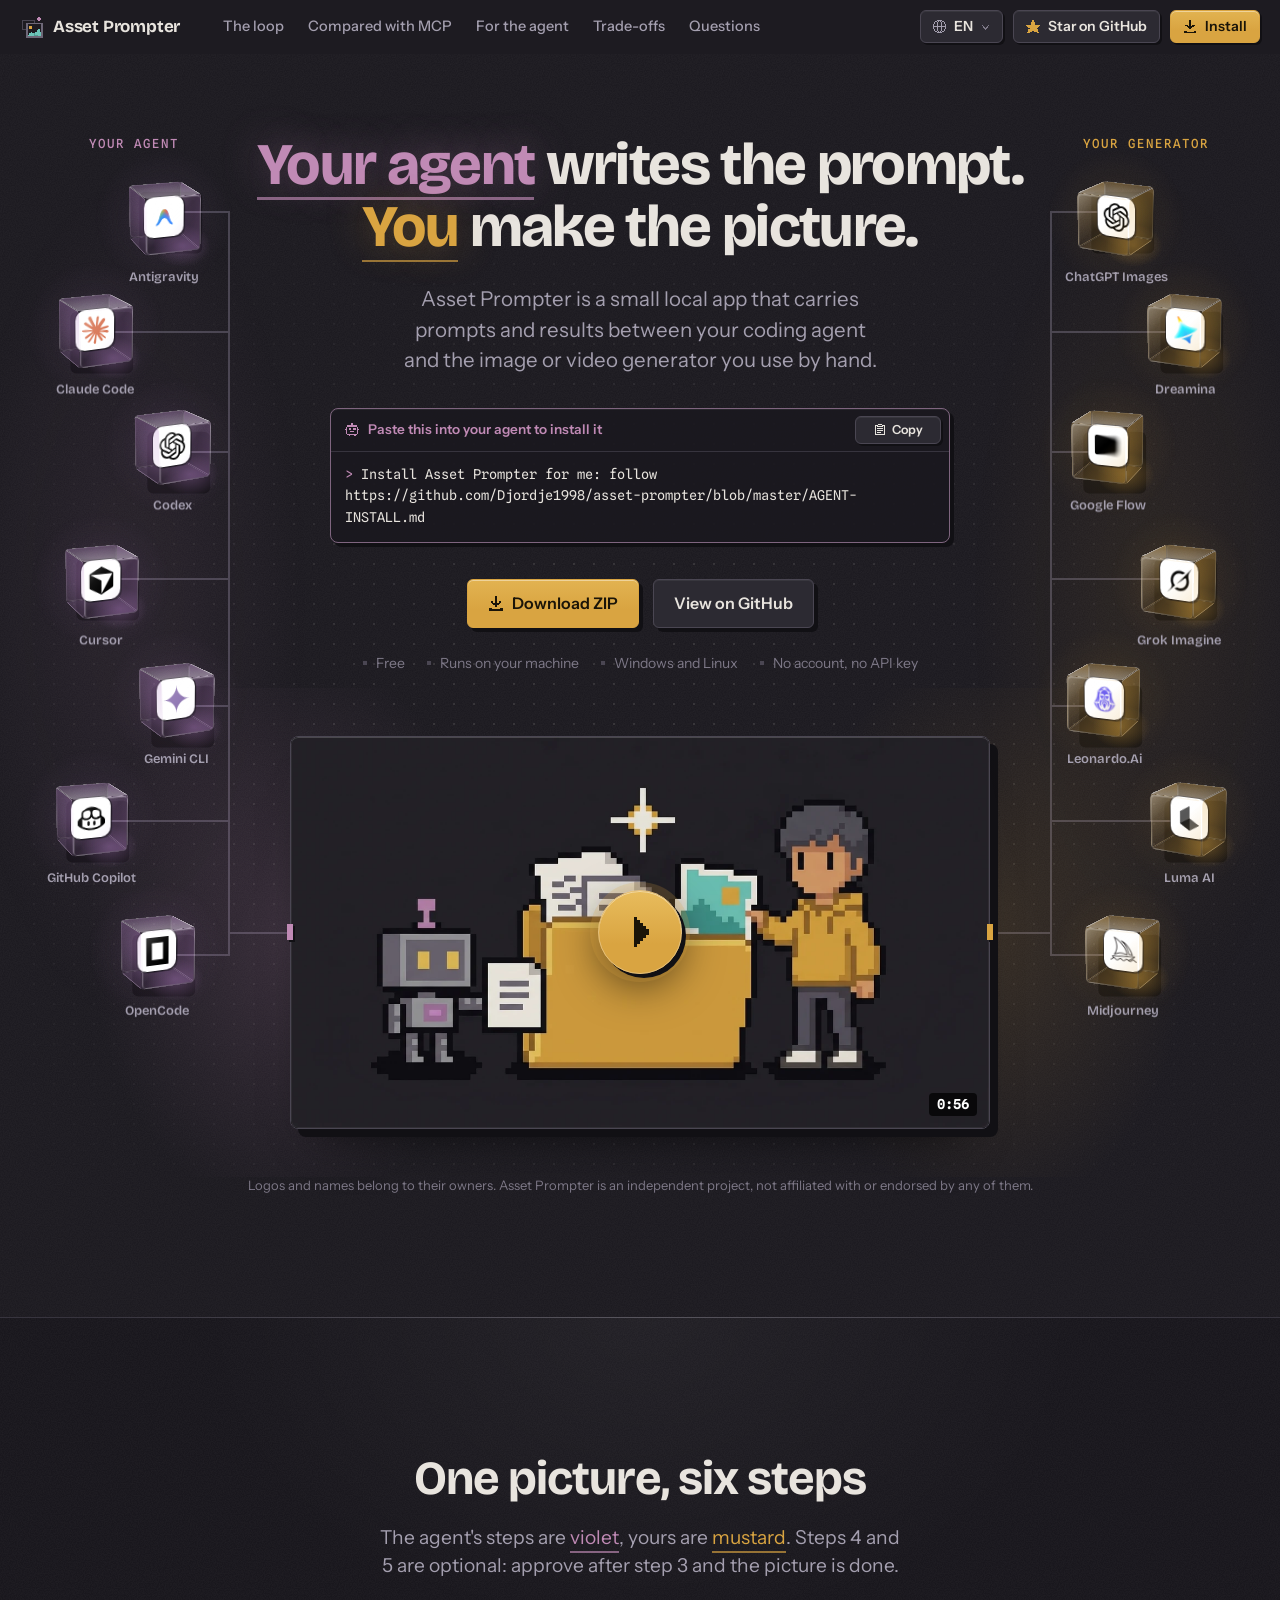
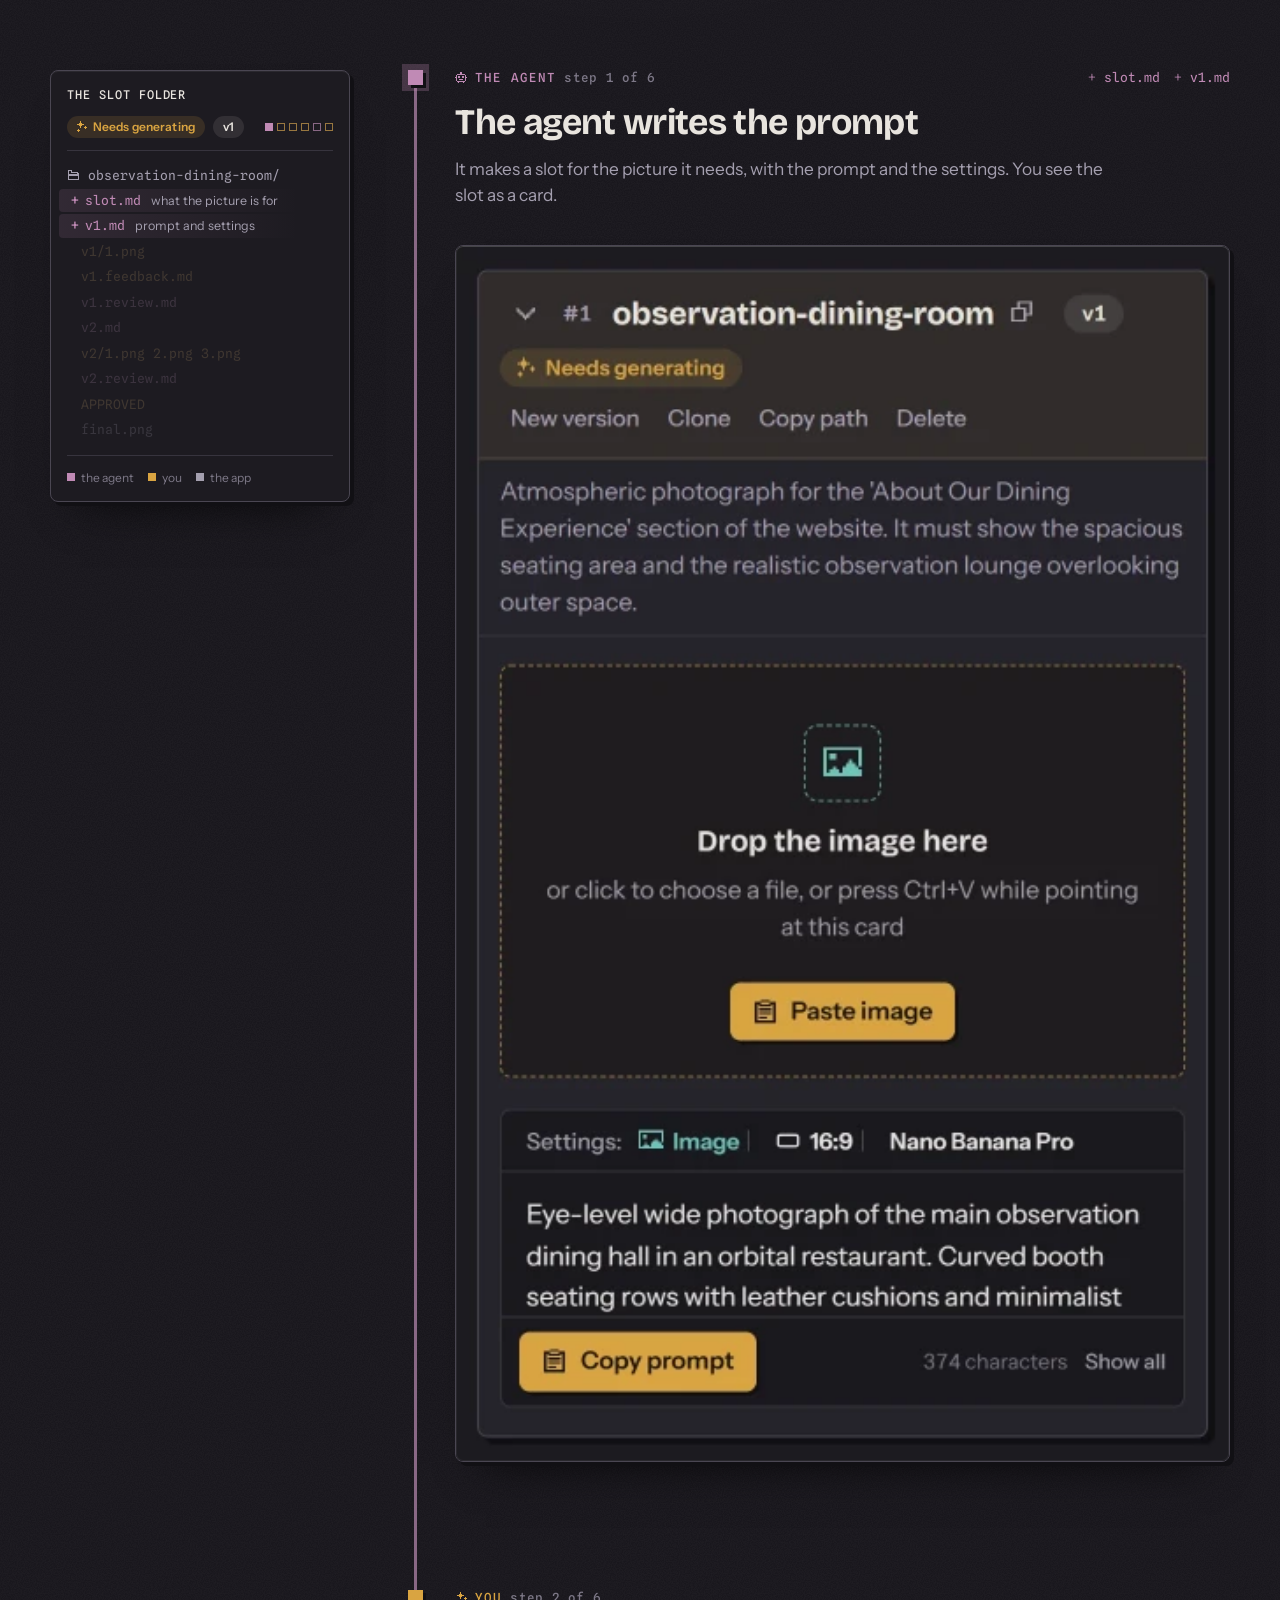
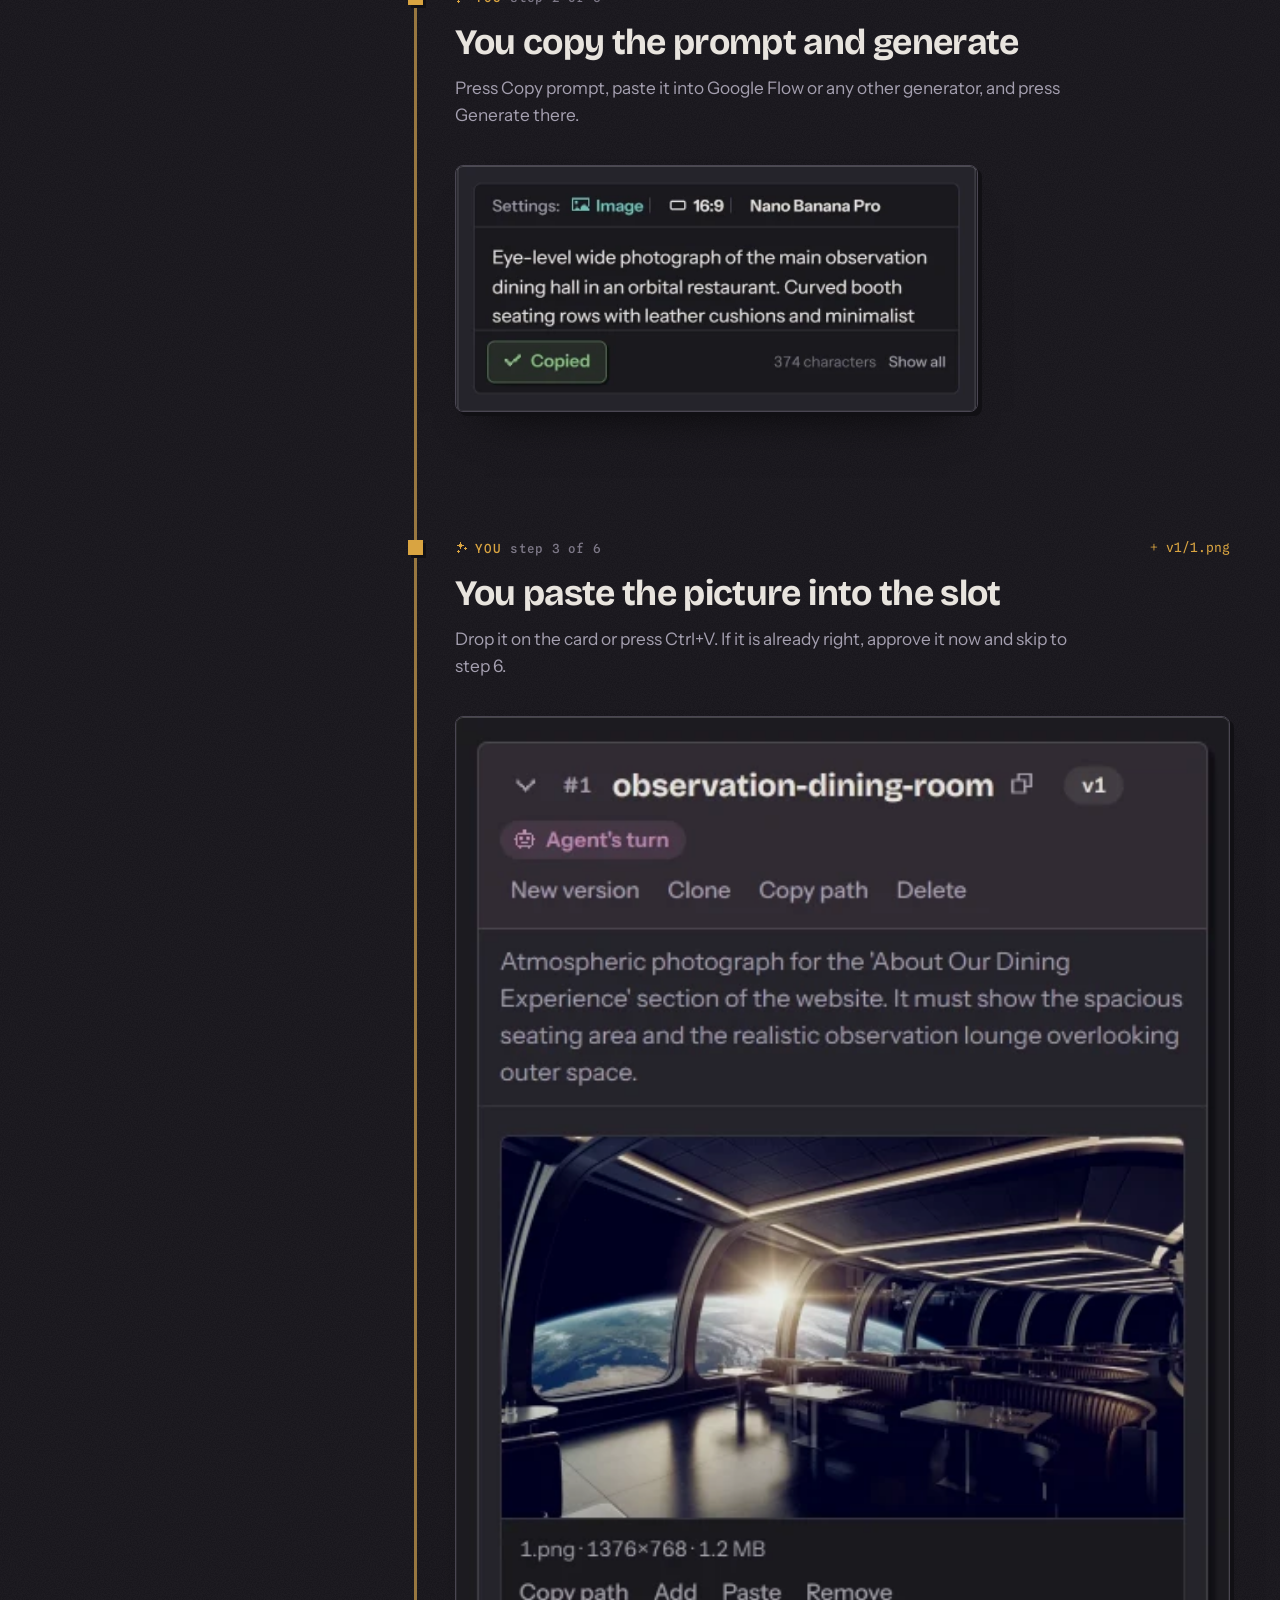
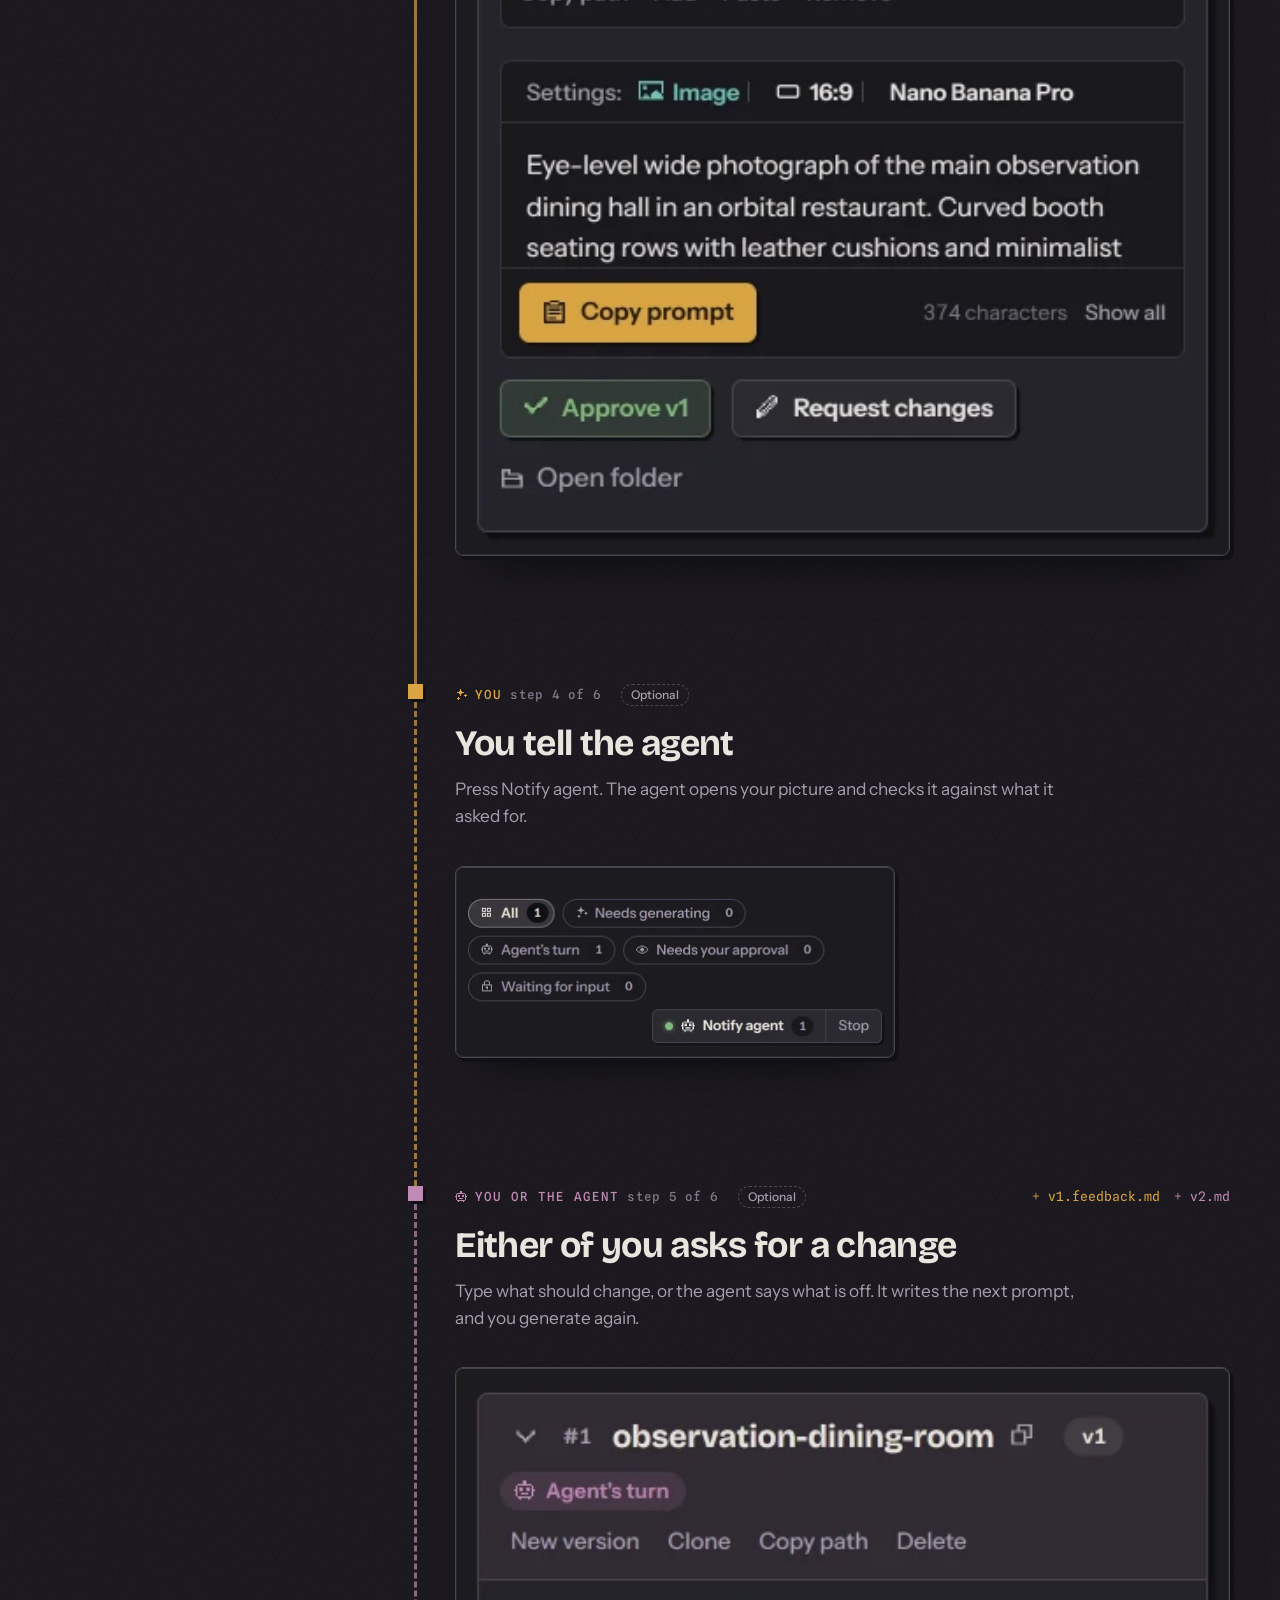
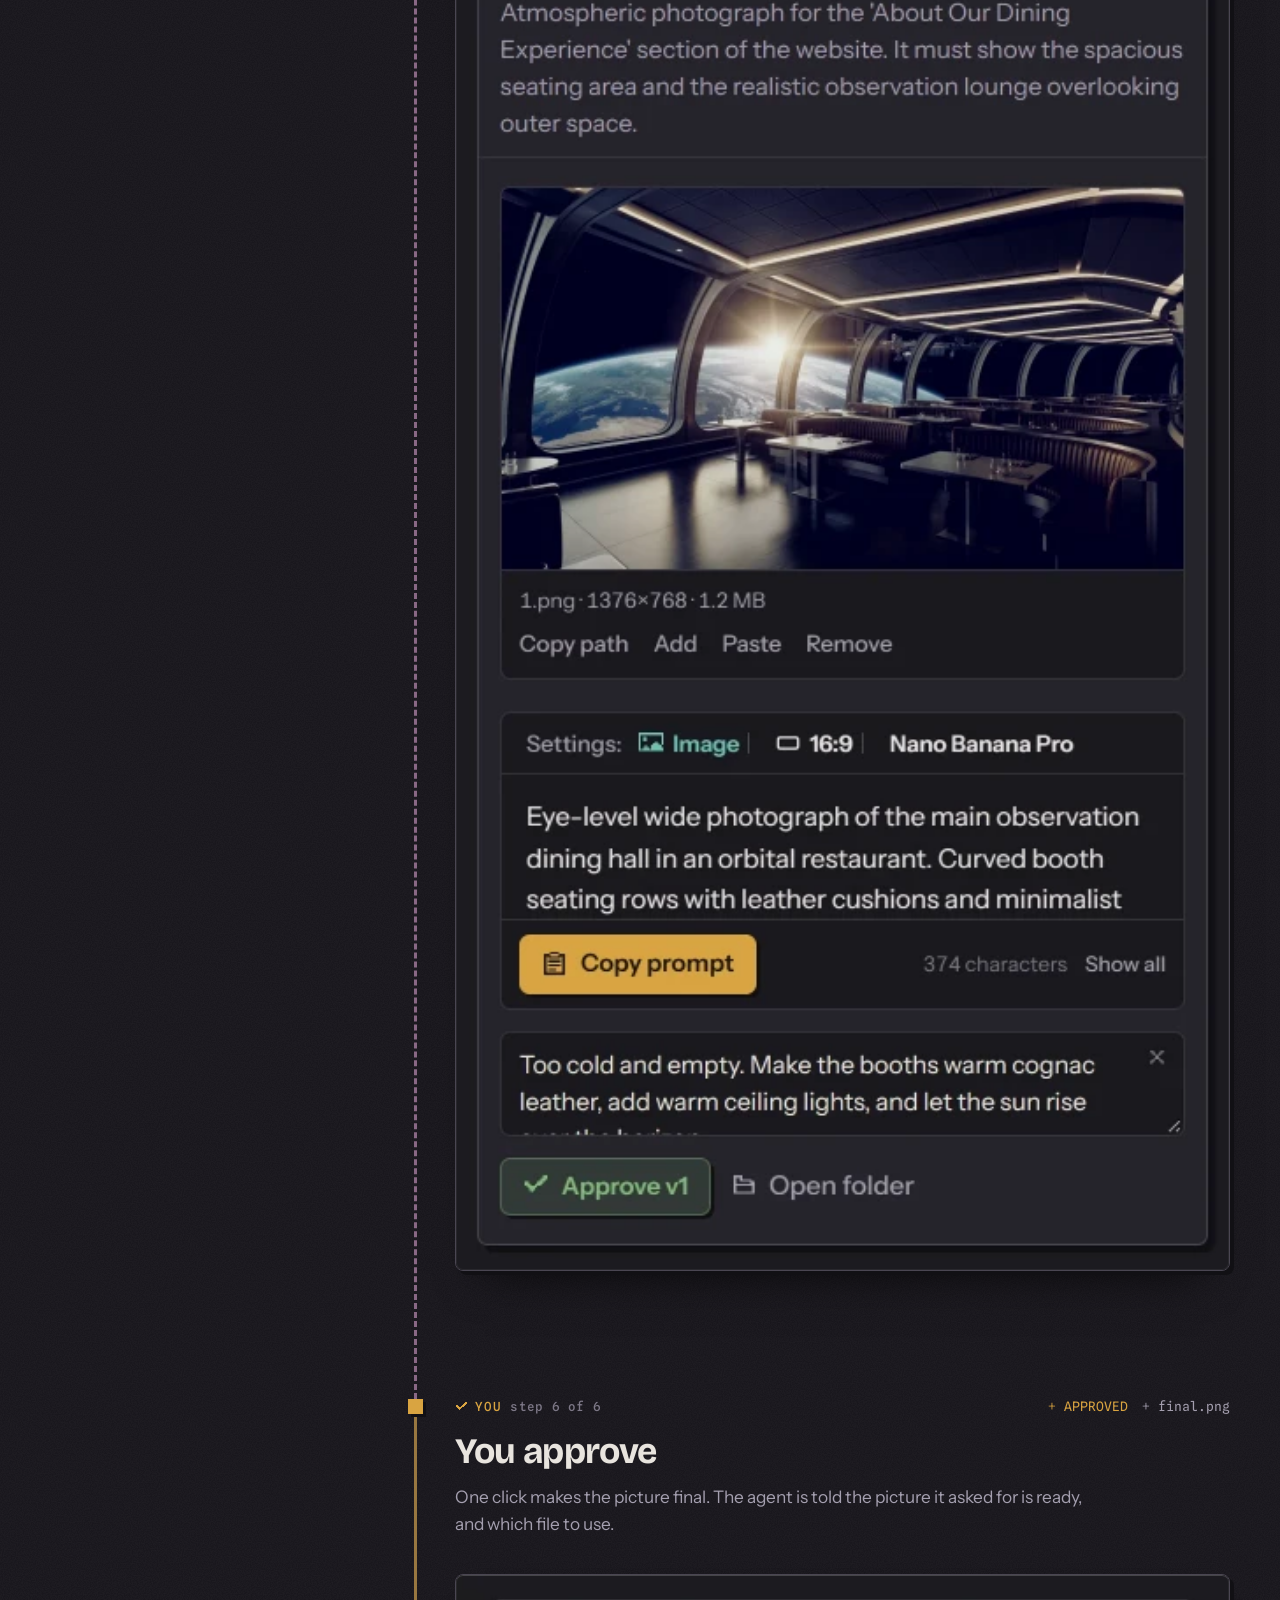
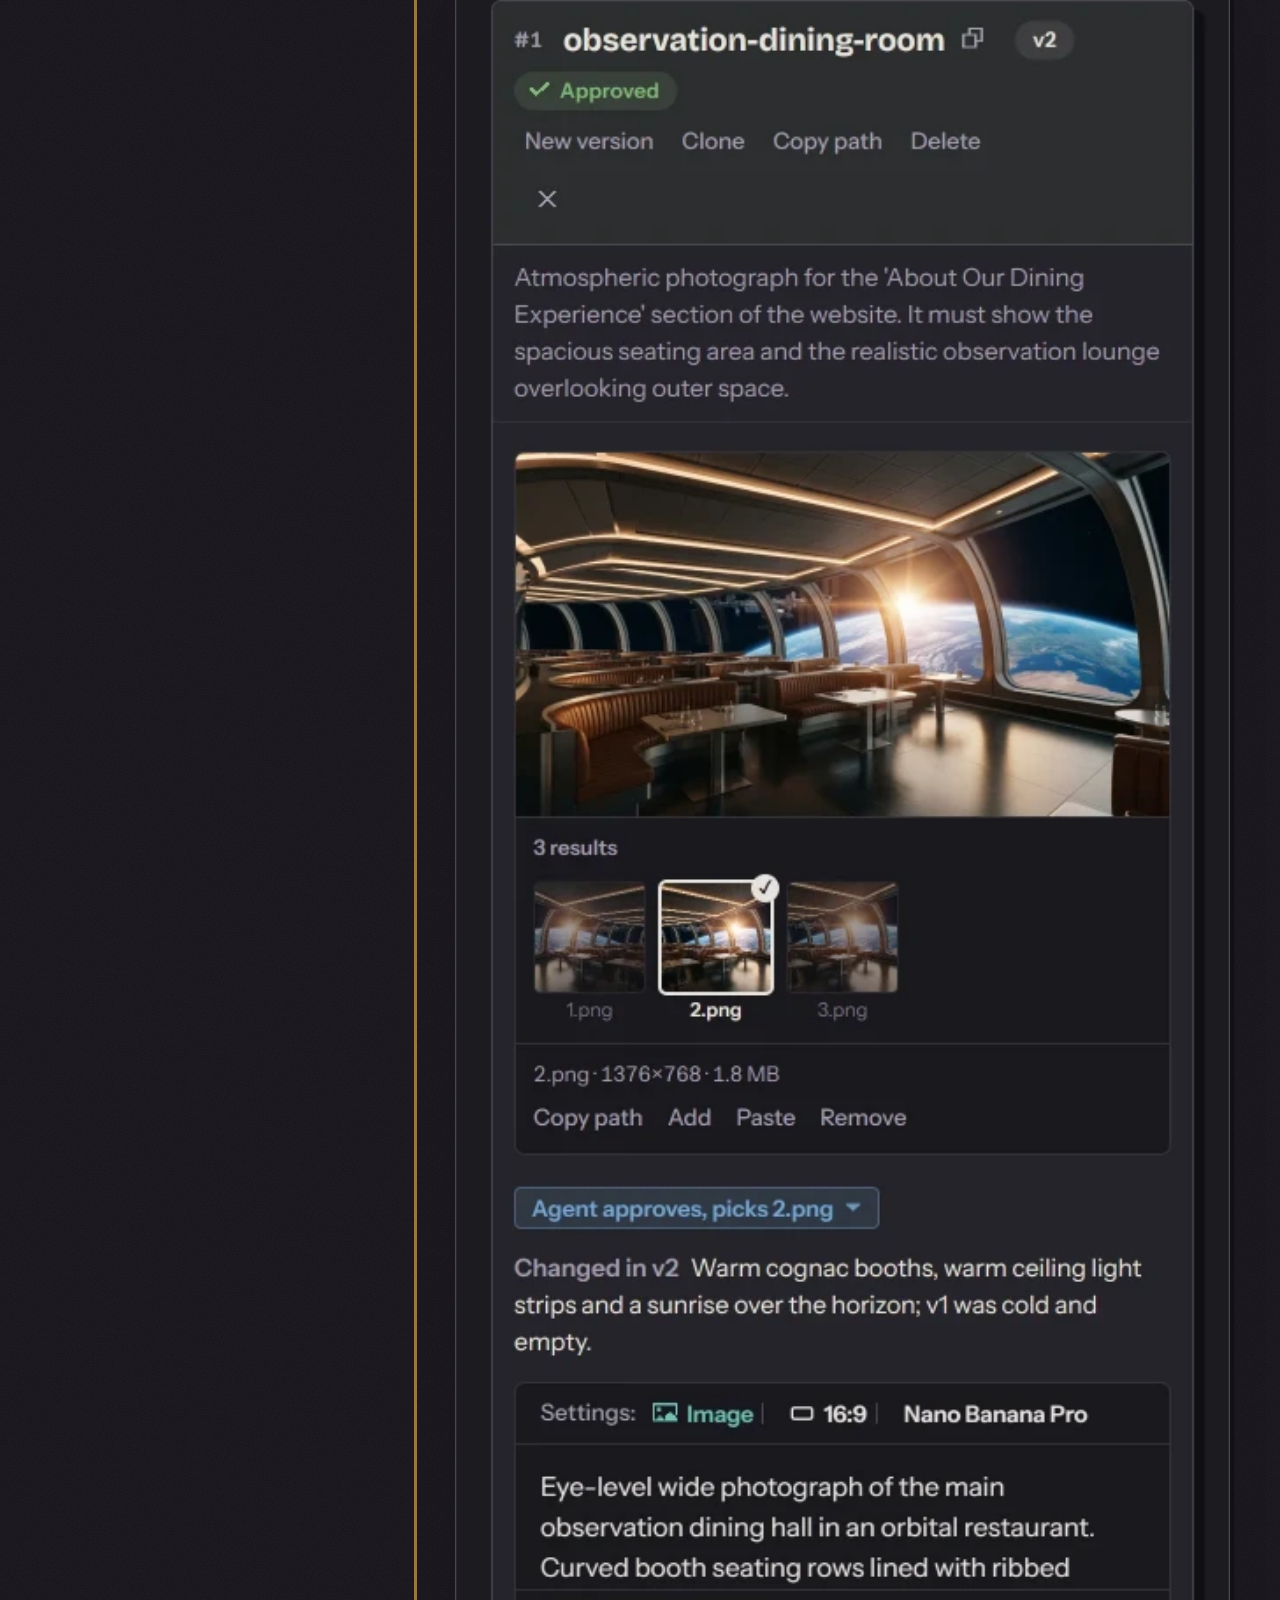
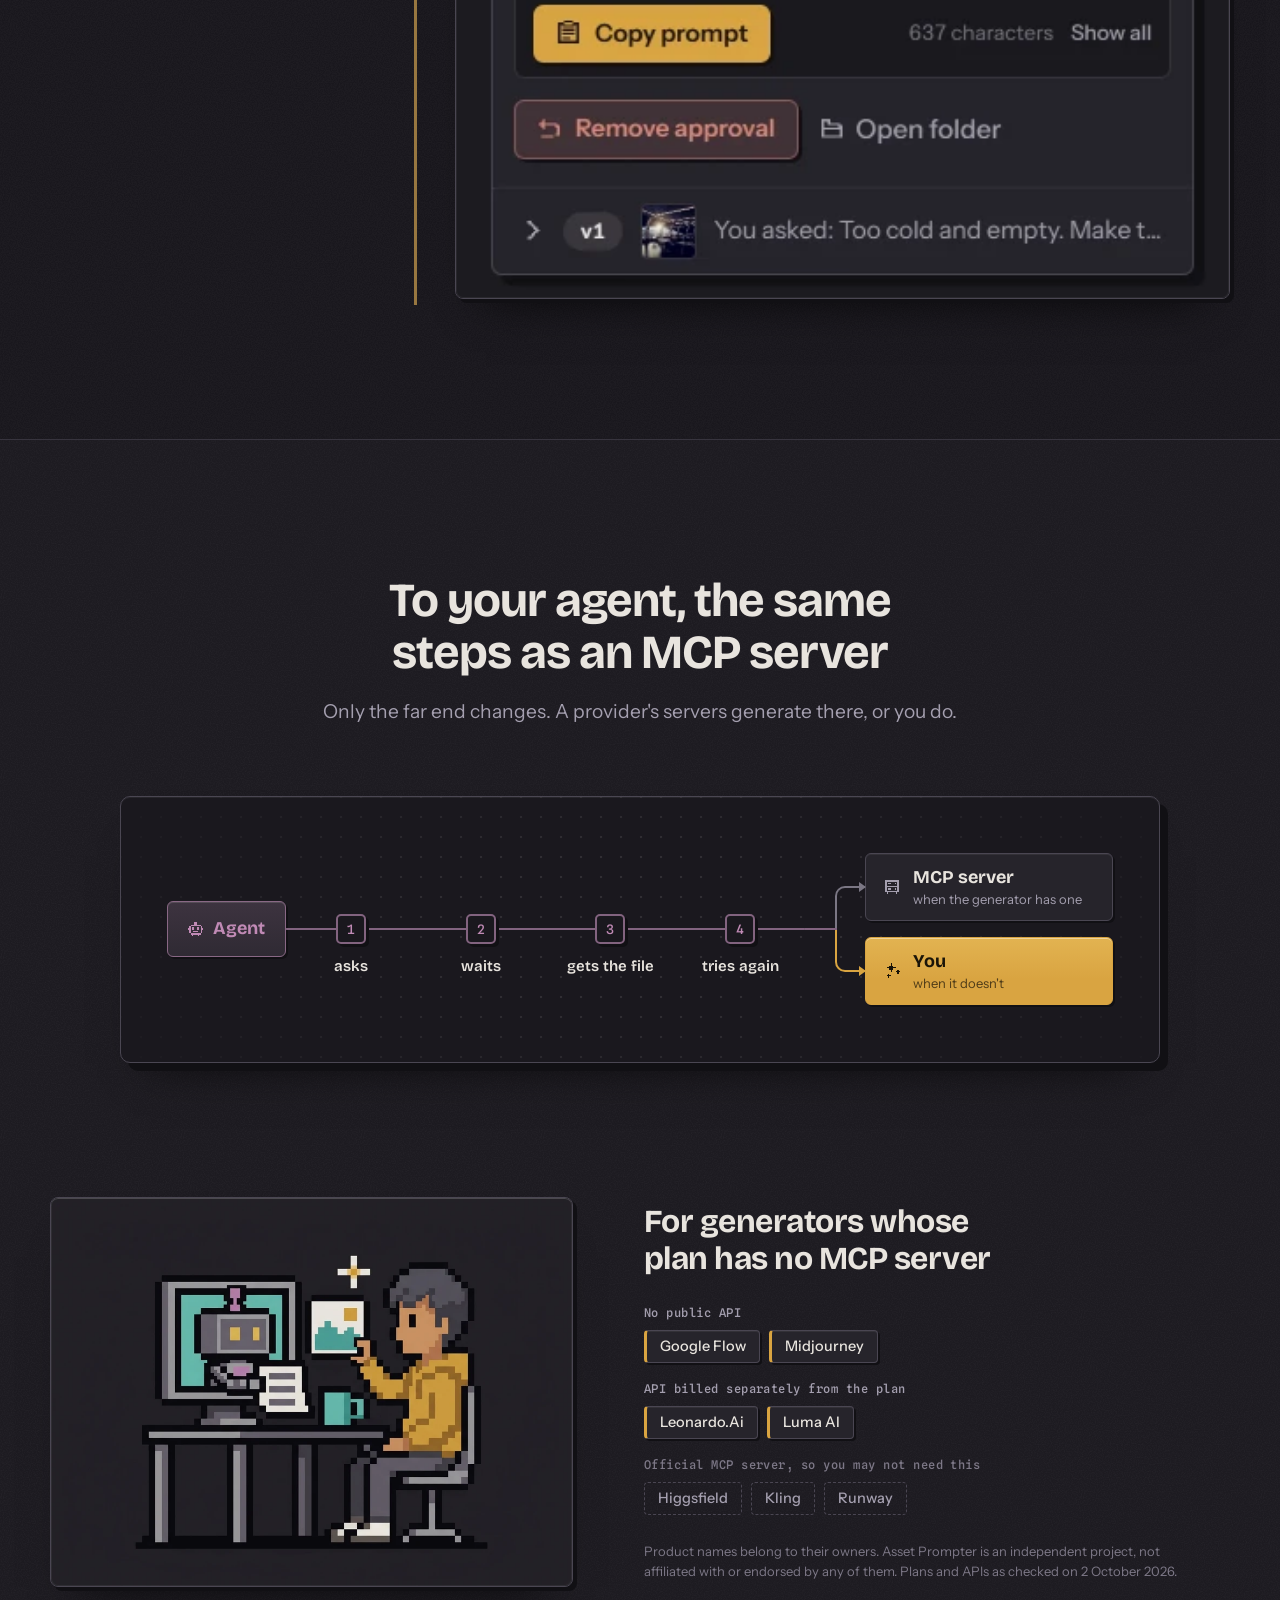
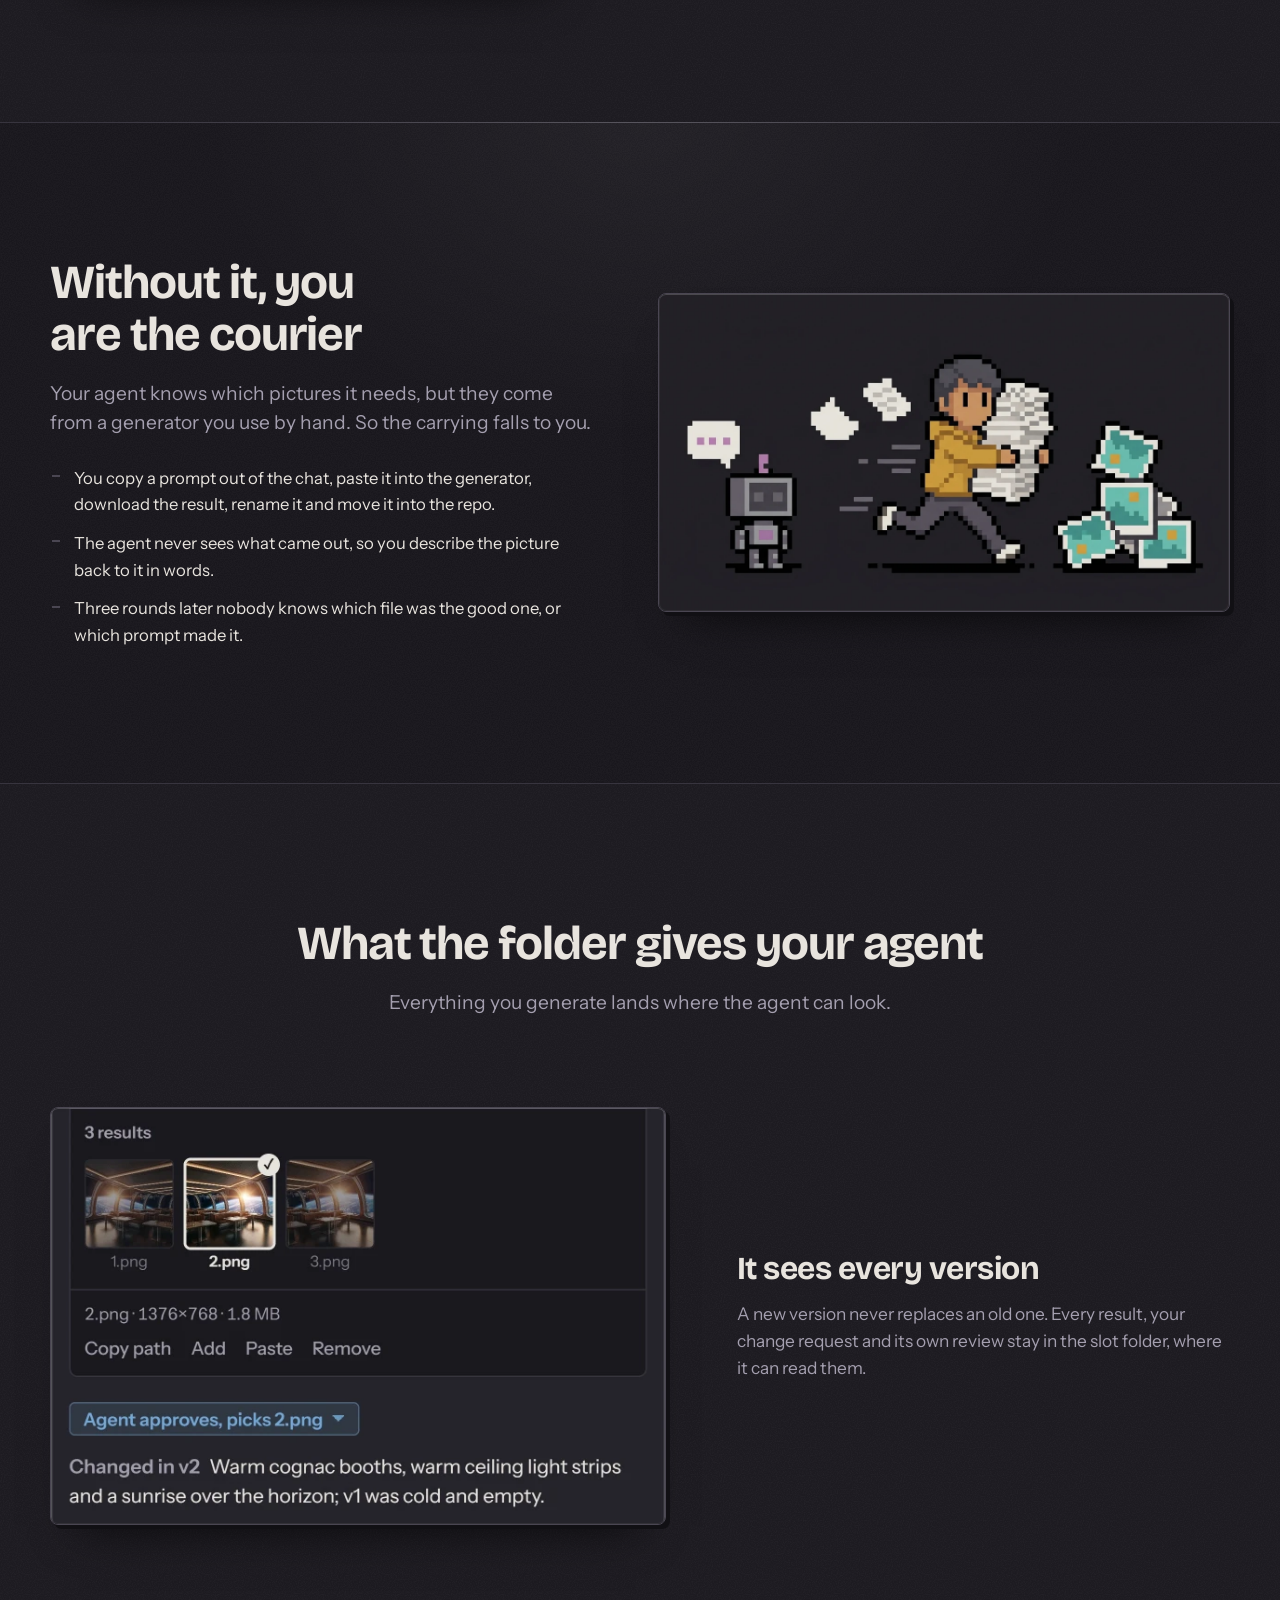
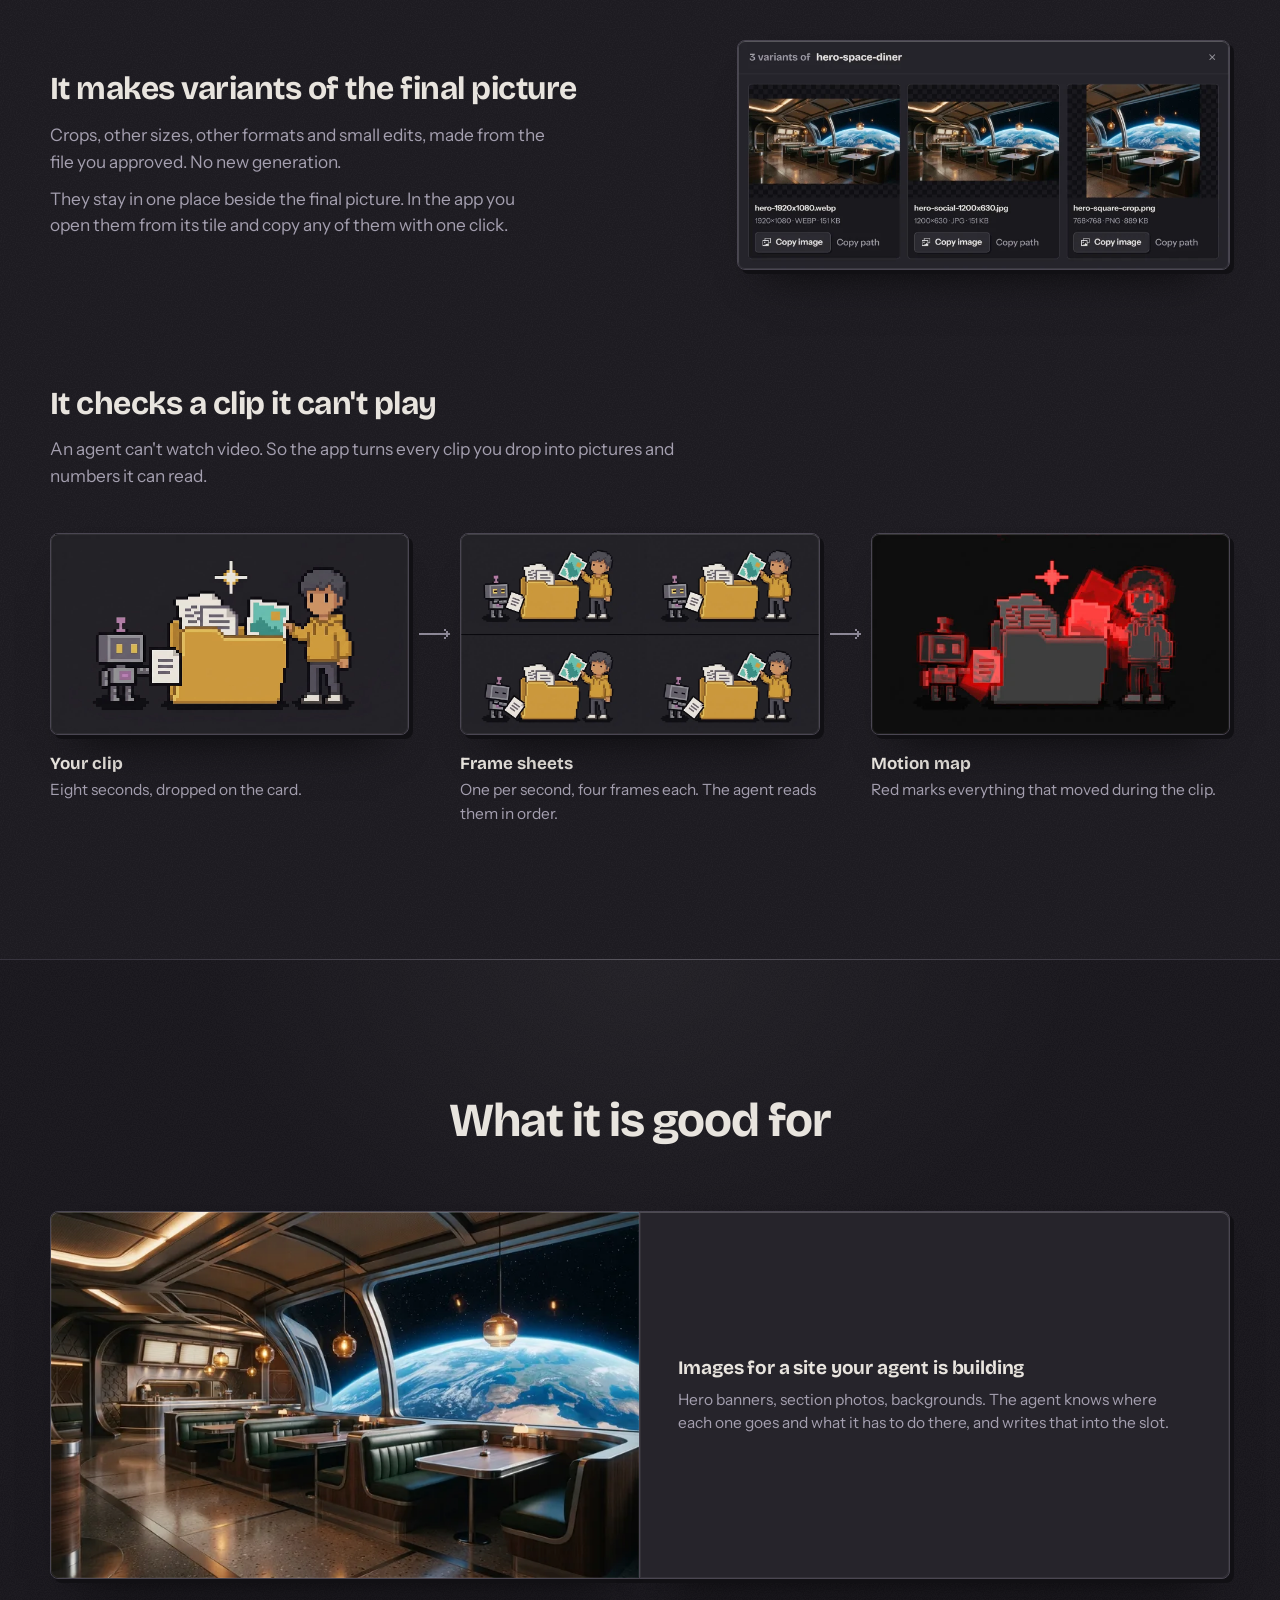
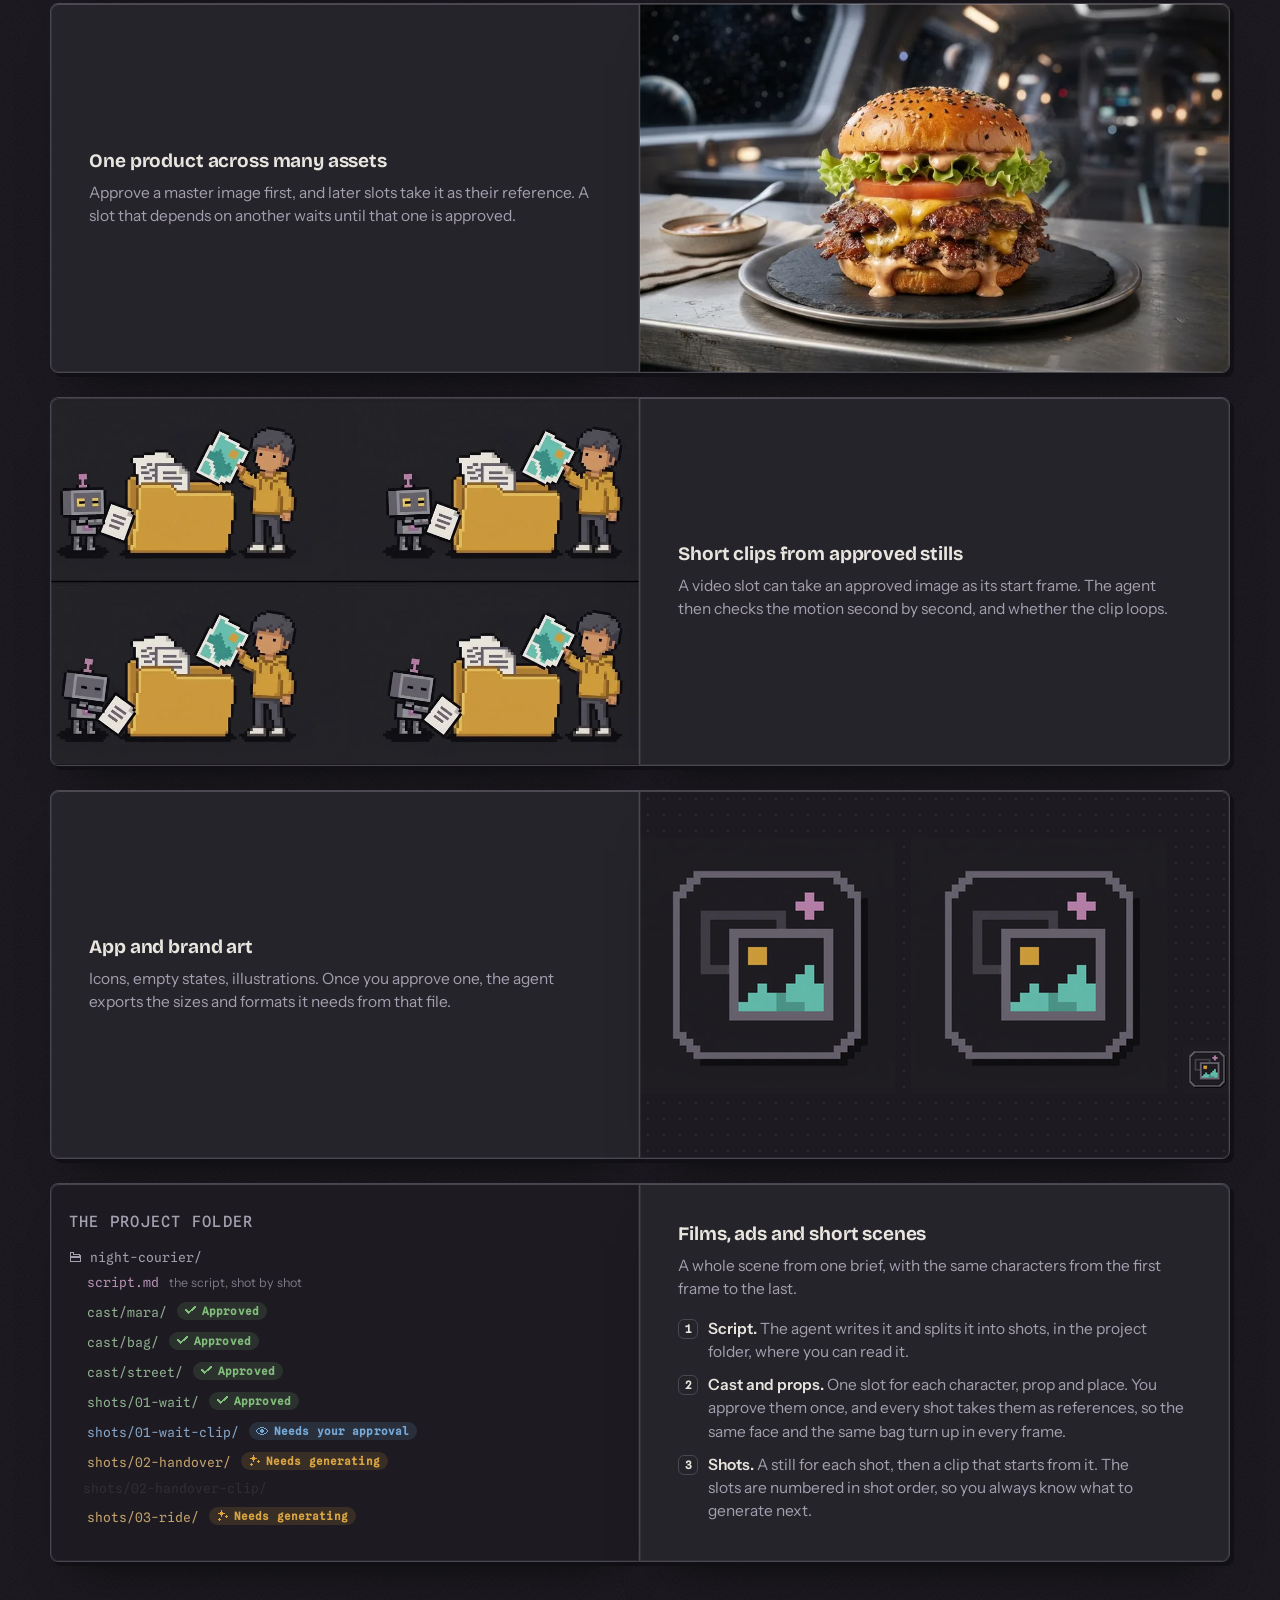
<file: index.html>
<!doctype html>
<html lang="en">
  <head>
    <meta charset="utf-8" />
    <meta name="viewport" content="width=device-width, initial-scale=1" />
    <!-- Each language is a page of its own: English in index.html, Serbian in sr/index.html (made from index.html by
         tools/build-sr.mjs, with this same script). It runs first, before anything is fetched or drawn: a reader who
         chose Serbian in the menu and opens the English page goes on to the Serbian one, and an old link with ?lang=
         goes to its language.
         ?lang=en keeps the English page even for that reader, so no address sends back to the one it came from. With
         the script the language menu shows (.i18n); main.js runs it, so without main.js the menu goes again. A page
         opened by the menu (main.js keeps the reader's place for it) plays no entrance (.lang-switched) and holds its
         transitions until main.js has set it as it was (.lang-settling), as when the text changed in place. -->
    <script>
      (function () {
        var root = document.documentElement;
        var asked = (/[?&]lang=([a-z]+)/.exec(location.search) || [])[1];
        var saved = null;
        try {
          saved = localStorage.getItem("lang");
        } catch (e) {}
        // A page opened from a file has no folder index.
        var index = location.protocol === "file:" ? "index.html" : "";
        if (root.lang === "en" && (asked === "sr" || (saved === "sr" && asked !== "en"))) {
          location.replace("sr/" + index + location.hash);
        } else if (root.lang !== "en" && asked === "en") {
          location.replace("../" + index + "?lang=en" + location.hash);
        }
        root.classList.add("i18n");
        try {
          var place = JSON.parse(sessionStorage.getItem("lang-place"));
          if (place && Date.now() - place.at < 10000) root.classList.add("lang-switched", "lang-settling");
        } catch (e) {}
        document.addEventListener("DOMContentLoaded", function () {
          if (!root.classList.contains("js")) root.classList.remove("i18n", "lang-settling");
        });
      })();
    </script>
    <title data-i18n="title">Asset Prompter: image &amp; video prompts from your coding agent</title>
    <meta
      name="description"
      data-i18n-content="description"
      content="Free local app for Windows and Linux. Claude Code, Codex or Cursor writes the image or video prompt; you make it in Midjourney, Google Flow or ChatGPT Images."
    />
    <meta name="robots" content="index, follow, max-image-preview:large, max-snippet:-1, max-video-preview:-1" />
    <meta name="author" content="Đorđe Novaković" />
    <!-- One address per language. The Serbian page, sr/index.html, has the same three alternates and its own canonical. -->
    <link rel="canonical" href="https://assetprompter.com/" />
    <link rel="alternate" hreflang="en" href="https://assetprompter.com/" />
    <link rel="alternate" hreflang="sr" href="https://assetprompter.com/sr/" />
    <link rel="alternate" hreflang="x-default" href="https://assetprompter.com/" />
    <meta name="theme-color" content="#19171d" />
    <meta name="color-scheme" content="dark" />
    <meta name="format-detection" content="telephone=no" />
    <!-- Link previews need absolute addresses. Their texts have keys, so the Serbian page gets Serbian previews, and so
         has the picture (og.image: the Serbian page shows assets/og-sr.jpg, its words in Serbian). -->
    <meta property="og:type" content="website" />
    <meta property="og:site_name" content="Asset Prompter" />
    <meta property="og:locale" data-i18n-content="og.locale" content="en_US" />
    <meta property="og:locale:alternate" data-i18n-content="og.locale.alt" content="sr_RS" />
    <meta property="og:title" data-i18n-content="og.title" content="Asset Prompter: your agent writes the prompt, you make the picture" />
    <meta
      property="og:description"
      data-i18n-content="og.description"
      content="A free local app for Windows and Linux that carries prompts and results between your coding agent and the image or video generator you use by hand."
    />
    <meta property="og:url" content="https://assetprompter.com/" />
    <meta property="og:image" data-i18n-content="og.image" content="https://assetprompter.com/assets/og.jpg" />
    <meta property="og:image:type" content="image/jpeg" />
    <meta property="og:image:width" content="1200" />
    <meta property="og:image:height" content="630" />
    <meta property="og:image:alt" data-i18n-content="og.alt" content="Asset Prompter: your agent writes the prompt, you make the picture. A robot and a person on either side of a shared folder." />
    <meta name="twitter:card" content="summary_large_image" />
    <meta name="twitter:title" data-i18n-content="og.title" content="Asset Prompter: your agent writes the prompt, you make the picture" />
    <meta
      name="twitter:description"
      data-i18n-content="og.description"
      content="A free local app for Windows and Linux that carries prompts and results between your coding agent and the image or video generator you use by hand."
    />
    <meta name="twitter:image" data-i18n-content="og.image" content="https://assetprompter.com/assets/og.jpg" />
    <meta name="twitter:image:alt" data-i18n-content="og.alt" content="Asset Prompter: your agent writes the prompt, you make the picture. A robot and a person on either side of a shared folder." />
    <!-- Two facts Slack shows under a link (X ignores them). -->
    <meta name="twitter:label1" data-i18n-content="og.label1" content="Price" />
    <meta name="twitter:data1" data-i18n-content="og.data1" content="Free" />
    <meta name="twitter:label2" data-i18n-content="og.label2" content="Runs on" />
    <meta name="twitter:data2" content="Windows, Linux" />
    <!-- The icon is favicon.svg; the others are drawn from it for browsers and places that take no SVG. The 192 px PNG
         is the square raster icon search results ask for (at least 48 px). -->
    <link rel="icon" href="./favicon.ico" sizes="32x32" />
    <link rel="icon" type="image/svg+xml" href="./favicon.svg" />
    <link rel="icon" type="image/png" sizes="192x192" href="./icon-192.png" />
    <link rel="apple-touch-icon" href="./apple-touch-icon.png" />
    <link rel="manifest" href="./site.webmanifest" />
    <!-- The page as Markdown, and its short summary, for AI assistants and agents (llms-full.txt, llms.txt). Both are
         English, so the Serbian page keeps only describedby (tools/build-sr.mjs leaves the alternate out). -->
    <link rel="alternate" type="text/markdown" href="https://assetprompter.com/llms-full.txt" title="Asset Prompter as Markdown" />
    <link rel="describedby" type="text/markdown" href="https://assetprompter.com/llms.txt" />
    <meta name="apple-mobile-web-app-title" content="Asset Prompter" />
    <!-- The fonts the hero is drawn in; the rest are found in styles.css. A font is fetched in CORS mode, so a preload
         needs crossorigin to be used. The Serbian page preloads the Serbian file of each as well (-sr.woff2, its
         letters with marks; tools/build-sr.mjs adds them). -->
    <link rel="preload" href="assets/fonts/bricolage-grotesque-v9-latin.woff2" as="font" type="font/woff2" crossorigin />
    <link rel="preload" href="assets/fonts/instrument-sans-v4-latin.woff2" as="font" type="font/woff2" crossorigin />
    <link rel="stylesheet" href="./styles.css?v=w2-052" />
    <!-- What search engines and AI answers read about the page. Its texts are copies of the page's: the page's name and
         description are the title and the description above, the app's description is hero.sub, the questions and answers
         are faq.1.q to faq.7.a word for word, without markup. Only the features, the app's subcategory, its requirements,
         its audience, its keywords and the names of its about topics have no element; their Serbian is ld.feature.1 to
         ld.feature.8, ld.subcategory, ld.requirements, ld.audience, ld.keywords and ld.about.1 to ld.about.5 in i18n.js. The agents and generators the page names are in mentions, with their Wikidata item
         where there is one. Change it together with those texts. tools/build-sr.mjs writes the Serbian block of
         sr/index.html from this one and stops if a text here is no longer the page's. -->
    <script type="application/ld+json">
      {
        "@context": "https://schema.org",
        "@graph": [
          {
            "@type": "WebSite",
            "@id": "https://assetprompter.com/#website",
            "url": "https://assetprompter.com/",
            "name": "Asset Prompter",
            "alternateName": ["AssetPrompter", "assetprompter.com"],
            "inLanguage": ["en", "sr-Latn"],
            "image": {
              "@type": "ImageObject",
              "@id": "https://assetprompter.com/#icon",
              "url": "https://assetprompter.com/icon-512.png",
              "contentUrl": "https://assetprompter.com/icon-512.png",
              "width": 512,
              "height": 512
            },
            "publisher": { "@id": "https://assetprompter.com/#author" }
          },
          {
            "@type": "WebPage",
            "@id": "https://assetprompter.com/#webpage",
            "url": "https://assetprompter.com/",
            "name": "Asset Prompter: image & video prompts from your coding agent",
            "description": "Free local app for Windows and Linux. Claude Code, Codex or Cursor writes the image or video prompt; you make it in Midjourney, Google Flow or ChatGPT Images.",
            "inLanguage": "en",
            "isPartOf": { "@id": "https://assetprompter.com/#website" },
            "about": { "@id": "https://assetprompter.com/#app" },
            "mainEntity": { "@id": "https://assetprompter.com/#app" },
            "mentions": [
              { "@type": "Thing", "name": "Claude Code", "sameAs": "https://www.wikidata.org/wiki/Q138457287" },
              { "@type": "Thing", "name": "Codex", "sameAs": "https://www.wikidata.org/wiki/Q138940795" },
              { "@type": "Thing", "name": "Cursor", "sameAs": "https://www.wikidata.org/wiki/Q131980386" },
              { "@type": "Thing", "name": "Gemini CLI" },
              { "@type": "Thing", "name": "GitHub Copilot", "sameAs": "https://www.wikidata.org/wiki/Q107435063" },
              { "@type": "Thing", "name": "OpenCode" },
              { "@type": "Thing", "name": "Antigravity", "sameAs": "https://www.wikidata.org/wiki/Q136827654" },
              {
                "@type": "CreativeWork",
                "name": "ChatGPT Images",
                "isPartOf": { "@type": "CreativeWork", "name": "ChatGPT", "sameAs": "https://www.wikidata.org/wiki/Q115564437" }
              },
              { "@type": "Thing", "name": "Dreamina" },
              { "@type": "Thing", "name": "Google Flow", "sameAs": "https://www.wikidata.org/wiki/Q140560557" },
              { "@type": "Thing", "name": "Grok Imagine" },
              { "@type": "Thing", "name": "Leonardo.Ai", "sameAs": "https://www.wikidata.org/wiki/Q124157014" },
              { "@type": "Thing", "name": "Luma AI" },
              { "@type": "Thing", "name": "Midjourney", "sameAs": "https://www.wikidata.org/wiki/Q113070628" },
              { "@type": "Thing", "name": "Model Context Protocol (MCP)", "sameAs": "https://www.wikidata.org/wiki/Q133436854" }
            ],
            "primaryImageOfPage": {
              "@type": "ImageObject",
              "url": "https://assetprompter.com/assets/og.jpg",
              "width": 1200,
              "height": 630
            },
            "dateModified": "2026-10-14"
          },
          {
            "@type": "SoftwareApplication",
            "@id": "https://assetprompter.com/#app",
            "name": "Asset Prompter",
            "url": "https://assetprompter.com/",
            "description": "Asset Prompter is a small local app that carries prompts and results between your coding agent and the image or video generator you use by hand.",
            "applicationCategory": "DeveloperApplication",
            "applicationSubCategory": "Prompt and result handoff between coding agents and image or video generators",
            "operatingSystem": "Windows, Linux",
            "softwareRequirements": "Bun; ffmpeg for the frame sheets and motion map of video clips. Setup installs both on Windows and Linux; on macOS you install Bun yourself.",
            "isAccessibleForFree": true,
            "license": "https://opensource.org/license/mit",
            "offers": { "@type": "Offer", "price": "0", "priceCurrency": "USD" },
            "downloadUrl": "https://github.com/Djordje1998/asset-prompter/archive/refs/heads/master.zip",
            "installUrl": "https://github.com/Djordje1998/asset-prompter/blob/master/AGENT-INSTALL.md",
            "releaseNotes": "https://github.com/Djordje1998/asset-prompter/blob/master/CHANGELOG.md",
            "softwareHelp": { "@type": "CreativeWork", "url": "https://github.com/Djordje1998/asset-prompter/blob/master/README.md" },
            "image": { "@id": "https://assetprompter.com/#icon" },
            "screenshot": [
              "https://assetprompter.com/assets/app/2-result.webp",
              "https://assetprompter.com/assets/app/7-approved.webp",
              "https://assetprompter.com/assets/shots/variants-dialog.webp"
            ],
            "audience": {
              "@type": "Audience",
              "audienceType": "People who build websites, apps and other projects with a coding agent and make the images and video for them by hand in a generator such as Midjourney, Google Flow or ChatGPT Images"
            },
            "keywords": [
              "coding agent image prompts",
              "coding agent video prompts",
              "Claude Code images",
              "Codex images",
              "Cursor images",
              "Midjourney",
              "Google Flow",
              "ChatGPT Images",
              "image prompt handoff",
              "AI image and video assets for a website",
              "no API key",
              "MCP server alternative for generators without an API",
              "local app",
              "Windows",
              "Linux",
              "free"
            ],
            "about": [
              { "@type": "Thing", "name": "Generative artificial intelligence", "sameAs": "https://www.wikidata.org/wiki/Q117246174" },
              { "@type": "Thing", "name": "Text-to-image model", "sameAs": "https://www.wikidata.org/wiki/Q113940039" },
              { "@type": "Thing", "name": "Text-to-video model", "sameAs": "https://www.wikidata.org/wiki/Q115517227" },
              { "@type": "Thing", "name": "Prompt engineering", "sameAs": "https://www.wikidata.org/wiki/Q108941486" },
              { "@type": "Thing", "name": "AI agent", "sameAs": "https://www.wikidata.org/wiki/Q132451509" }
            ],
            "featureList": [
              "Your coding agent writes each image or video prompt into a slot, with its settings",
              "You generate by hand in any tool and drop the result on the slot's card",
              "Works with Claude Code, Codex, Cursor, Gemini CLI, GitHub Copilot, OpenCode and Antigravity, and any agent that works with files",
              "Presets for ChatGPT Images, Dreamina, Google Flow, Grok Imagine, Leonardo.Ai, Luma and Midjourney",
              "Every version, result, change request and review stays in the slot folder as plain files",
              "One click approves a result and makes it final; from that file the agent exports the sizes and formats it needs",
              "Turns each video clip into frame sheets and a motion map the agent can read",
              "Runs on your machine and listens on 127.0.0.1 only, with no account and no API key"
            ],
            "author": { "@id": "https://assetprompter.com/#author" },
            "sameAs": ["https://github.com/Djordje1998/asset-prompter"]
          },
          {
            "@type": "SoftwareSourceCode",
            "@id": "https://assetprompter.com/#source",
            "codeRepository": "https://github.com/Djordje1998/asset-prompter",
            "programmingLanguage": "TypeScript",
            "runtimePlatform": "Bun",
            "license": "https://opensource.org/license/mit",
            "targetProduct": { "@id": "https://assetprompter.com/#app" },
            "author": { "@id": "https://assetprompter.com/#author" }
          },
          {
            "@type": "Person",
            "@id": "https://assetprompter.com/#author",
            "name": "Đorđe Novaković",
            "alternateName": ["Djordje Novaković", "Djordje1998"],
            "url": "https://github.com/Djordje1998",
            "sameAs": ["https://github.com/Djordje1998", "https://www.linkedin.com/in/dj-nov"]
          },
          {
            "@type": "FAQPage",
            "@id": "https://assetprompter.com/#questions",
            "inLanguage": "en",
            "isPartOf": { "@id": "https://assetprompter.com/#website" },
            "about": { "@id": "https://assetprompter.com/#app" },
            "mainEntity": [
              {
                "@type": "Question",
                "name": "Which agents does it work with?",
                "acceptedAnswer": {
                  "@type": "Answer",
                  "text": "Any agent that can read and write files in the project folder and follow a written guide. The app writes that guide, HOW-TO-USE.md, into every project. If the agent can also run a command in the background and is woken when it ends, Notify agent wakes it. If not, you tell it \"done\" in the chat."
                }
              },
              {
                "@type": "Question",
                "name": "Which generators?",
                "acceptedAnswer": {
                  "@type": "Answer",
                  "text": "Any tool you can paste a prompt into and get a file out of. A preset tells the agent which models, modes, aspect ratios and lengths a tool offers, and the app warns you when a result doesn't match. Presets for ChatGPT Images, Dreamina, Google Flow, Grok Imagine, Leonardo.Ai, Luma and Midjourney are included, and a slot can use any of them, so one project can mix tools. Each preset is a short text file you can copy and edit for another tool."
                }
              },
              {
                "@type": "Question",
                "name": "My generator has an MCP server. Do I still need this?",
                "acceptedAnswer": {
                  "@type": "Answer",
                  "text": "Maybe not. Several generators now offer an official MCP server that lets an agent generate on your plan, among them Higgsfield, Ideogram, Krea and Runway. Asset Prompter still helps there if you want to choose and approve every result yourself and keep each version in the folder, or if you use features the tool keeps to its own app."
                }
              },
              {
                "@type": "Question",
                "name": "Do I need an agent at all?",
                "acceptedAnswer": {
                  "@type": "Answer",
                  "text": "No. New slot lets you write prompts yourself. You still get versions, results side by side and a shelf of approved files."
                }
              },
              {
                "@type": "Question",
                "name": "Does anything leave my machine?",
                "acceptedAnswer": {
                  "@type": "Answer",
                  "text": "The app listens on 127.0.0.1 only, has no account, and keeps everything in your project folder. Two things do go out: the interface loads its fonts from Google Fonts, and whatever you paste into your generator goes to that generator."
                }
              },
              {
                "@type": "Question",
                "name": "What does it cost?",
                "acceptedAnswer": { "@type": "Answer", "text": "Nothing. You pay for your generator and your agent, as you do now." }
              },
              {
                "@type": "Question",
                "name": "Can I change an asset after I approved it?",
                "acceptedAnswer": {
                  "@type": "Answer",
                  "text": "Yes. Remove the approval in Details to reopen the slot, or clone the slot to try another direction and keep the original."
                }
              }
            ]
          }
        ]
      }
    </script>
  </head>
  <body id="top">
    <svg xmlns="http://www.w3.org/2000/svg" class="sprite" aria-hidden="true">
      <symbol id="i-clipboard" viewBox="0 0 12 12"><path d="M4 0h4v1h-4zM1 1h3v1h-3zM8 1h3v1h-3zM1 2h1v1h-1zM3 2h6v1h-6zM10 2h1v1h-1zM1 3h1v1h-1zM10 3h1v1h-1zM1 4h1v1h-1zM3 4h6v1h-6zM10 4h1v1h-1zM1 5h1v1h-1zM10 5h1v1h-1zM1 6h1v1h-1zM3 6h6v1h-6zM10 6h1v1h-1zM1 7h1v1h-1zM10 7h1v1h-1zM1 8h1v1h-1zM3 8h4v1h-4zM10 8h1v1h-1zM1 9h1v1h-1zM10 9h1v1h-1zM1 10h10v1h-10z"/></symbol>
      <symbol id="i-check" viewBox="0 0 12 12"><path d="M10 1h2v1h-2zM9 2h3v1h-3zM8 3h3v1h-3zM1 4h2v1h-2zM7 4h3v1h-3zM1 5h3v1h-3zM6 5h3v1h-3zM2 6h5v1h-5zM3 7h3v1h-3zM4 8h1v1h-1z"/></symbol>
      <symbol id="i-pencil" viewBox="0 0 12 12"><path d="M8 0h2v1h-2zM7 1h1v1h-1zM10 1h1v1h-1zM6 2h1v1h-1zM9 2h2v1h-2zM5 3h1v1h-1zM8 3h1v1h-1zM10 3h1v1h-1zM4 4h1v1h-1zM7 4h1v1h-1zM9 4h1v1h-1zM3 5h1v1h-1zM6 5h1v1h-1zM8 5h1v1h-1zM2 6h1v1h-1zM5 6h1v1h-1zM7 6h1v1h-1zM1 7h1v1h-1zM4 7h1v1h-1zM6 7h1v1h-1zM1 8h3v1h-3zM5 8h1v1h-1zM1 9h4v1h-4zM1 10h2v1h-2z"/></symbol>
      <symbol id="i-folder" viewBox="0 0 12 12"><path d="M1 1h4v1h-4zM1 2h1v1h-1zM4 2h1v1h-1zM1 3h1v1h-1zM4 3h6v1h-6zM1 4h1v1h-1zM9 4h2v1h-2zM1 5h10v1h-10zM1 6h1v1h-1zM10 6h1v1h-1zM1 7h1v1h-1zM10 7h1v1h-1zM1 8h1v1h-1zM10 8h1v1h-1zM1 9h10v1h-10z"/></symbol>
      <symbol id="i-robot" viewBox="0 0 12 12"><path d="M5 0h2v1h-2zM5 1h2v1h-2zM2 2h8v1h-8zM1 3h1v1h-1zM10 3h1v1h-1zM1 4h1v1h-1zM3 4h2v1h-2zM7 4h2v1h-2zM10 4h1v1h-1zM0 5h2v1h-2zM3 5h2v1h-2zM7 5h2v1h-2zM10 5h2v1h-2zM1 6h1v1h-1zM10 6h1v1h-1zM1 7h1v1h-1zM4 7h4v1h-4zM10 7h1v1h-1zM1 8h1v1h-1zM10 8h1v1h-1zM2 9h8v1h-8zM3 10h1v1h-1zM8 10h1v1h-1z"/></symbol>
      <symbol id="i-eye" viewBox="0 0 12 12"><path d="M4 2h4v1h-4zM2 3h2v1h-2zM8 3h2v1h-2zM1 4h1v1h-1zM5 4h2v1h-2zM10 4h1v1h-1zM0 5h1v1h-1zM4 5h4v1h-4zM11 5h1v1h-1zM0 6h1v1h-1zM4 6h4v1h-4zM11 6h1v1h-1zM1 7h1v1h-1zM5 7h2v1h-2zM10 7h1v1h-1zM2 8h2v1h-2zM8 8h2v1h-2zM4 9h4v1h-4z"/></symbol>
      <symbol id="i-spark" viewBox="0 0 12 12"><path d="M5 0h1v1h-1zM5 1h1v1h-1zM4 2h3v1h-3zM2 3h7v1h-7zM4 4h3v1h-3zM5 5h1v1h-1zM10 5h1v1h-1zM5 6h1v1h-1zM9 6h3v1h-3zM10 7h1v1h-1zM3 8h1v1h-1zM2 9h3v1h-3zM3 10h1v1h-1z"/></symbol>
      <symbol id="i-image" viewBox="0 0 12 12"><path d="M0 1h12v1h-12zM0 2h1v1h-1zM11 2h1v1h-1zM0 3h1v1h-1zM2 3h2v1h-2zM11 3h1v1h-1zM0 4h1v1h-1zM2 4h2v1h-2zM11 4h1v1h-1zM0 5h1v1h-1zM8 5h1v1h-1zM11 5h1v1h-1zM0 6h1v1h-1zM7 6h3v1h-3zM11 6h1v1h-1zM0 7h1v1h-1zM3 7h1v1h-1zM6 7h5v1h-5zM0 8h1v1h-1zM2 8h3v1h-3zM6 8h6v1h-6zM0 9h12v1h-12z"/></symbol>
      <symbol id="i-chevron" viewBox="0 0 12 12"><path d="M3 1h2v1h-2zM4 2h2v1h-2zM5 3h2v1h-2zM6 4h2v1h-2zM7 5h2v1h-2zM6 6h2v1h-2zM5 7h2v1h-2zM4 8h2v1h-2zM3 9h2v1h-2z"/></symbol>
      <symbol id="i-download" viewBox="0 0 12 12"><path d="M5 0h2v1h-2zM5 1h2v1h-2zM5 2h2v1h-2zM5 3h2v1h-2zM2 4h2v1h-2zM5 4h2v1h-2zM8 4h2v1h-2zM3 5h6v1h-6zM4 6h4v1h-4zM5 7h2v1h-2zM1 9h2v1h-2zM9 9h2v1h-2zM1 10h10v1h-10z"/></symbol>
      <symbol id="i-sheet" viewBox="0 0 12 12"><path d="M2 0h8v1h-8zM2 1h1v1h-1zM9 1h1v1h-1zM2 2h1v1h-1zM9 2h1v1h-1zM2 3h1v1h-1zM9 3h1v1h-1zM2 4h1v1h-1zM9 4h1v1h-1zM2 5h1v1h-1zM9 5h1v1h-1zM2 6h1v1h-1zM9 6h1v1h-1zM2 7h1v1h-1zM9 7h1v1h-1zM2 8h1v1h-1zM9 8h1v1h-1zM2 9h1v1h-1zM9 9h1v1h-1zM2 10h1v1h-1zM9 10h1v1h-1zM2 11h8v1h-8zM4 3h4v1h-4zM4 5h4v1h-4zM4 7h3v1h-3z"/></symbol>
      <symbol id="i-star" viewBox="0 0 12 12"><path d="M5 0h2v1h-2zM5 1h2v1h-2zM4 2h4v1h-4zM4 3h4v1h-4zM0 4h12v1h-12zM1 5h10v1h-10zM2 6h8v1h-8zM3 7h6v1h-6zM2 8h8v1h-8zM2 9h3v1h-3zM7 9h3v1h-3zM1 10h2v1h-2zM9 10h2v1h-2z"/></symbol>
      <symbol id="i-server" viewBox="0 0 12 12"><path d="M1 1h10v1h-10zM1 2h1v1h-1zM10 2h1v1h-1zM1 3h1v1h-1zM3 3h2v1h-2zM8 3h1v1h-1zM10 3h1v1h-1zM1 4h1v1h-1zM10 4h1v1h-1zM1 5h10v1h-10zM1 6h1v1h-1zM10 6h1v1h-1zM1 7h1v1h-1zM3 7h2v1h-2zM8 7h1v1h-1zM10 7h1v1h-1zM1 8h1v1h-1zM10 8h1v1h-1zM1 9h10v1h-10zM2 10h1v1h-1zM9 10h1v1h-1z"/></symbol>
      <symbol id="logo" viewBox="0 0 16 16"><rect x="12" y="1" width="1" height="1" fill="#c08ab5"/><rect x="11" y="2" width="3" height="1" fill="#c08ab5"/><rect x="1" y="3" width="9" height="1" fill="#4a4652"/><rect x="12" y="3" width="1" height="1" fill="#c08ab5"/><rect x="1" y="4" width="1" height="1" fill="#4a4652"/><rect x="9" y="4" width="1" height="1" fill="#4a4652"/><rect x="1" y="5" width="1" height="1" fill="#4a4652"/><rect x="4" y="5" width="11" height="1" fill="#6e6878"/><rect x="1" y="6" width="1" height="1" fill="#4a4652"/><rect x="4" y="6" width="1" height="1" fill="#6e6878"/><rect x="14" y="6" width="1" height="1" fill="#6e6878"/><rect x="1" y="7" width="1" height="1" fill="#4a4652"/><rect x="4" y="7" width="1" height="1" fill="#6e6878"/><rect x="6" y="7" width="2" height="1" fill="#d9a441"/><rect x="14" y="7" width="1" height="1" fill="#6e6878"/><rect x="1" y="8" width="1" height="1" fill="#4a4652"/><rect x="4" y="8" width="1" height="1" fill="#6e6878"/><rect x="6" y="8" width="2" height="1" fill="#d9a441"/><rect x="14" y="8" width="1" height="1" fill="#6e6878"/><rect x="1" y="9" width="3" height="1" fill="#4a4652"/><rect x="4" y="9" width="1" height="1" fill="#6e6878"/><rect x="12" y="9" width="1" height="1" fill="#6cc4b8"/><rect x="14" y="9" width="1" height="1" fill="#6e6878"/><rect x="4" y="10" width="1" height="1" fill="#6e6878"/><rect x="11" y="10" width="2" height="1" fill="#6cc4b8"/><rect x="14" y="10" width="1" height="1" fill="#6e6878"/><rect x="4" y="11" width="1" height="1" fill="#6e6878"/><rect x="7" y="11" width="1" height="1" fill="#6cc4b8"/><rect x="10" y="11" width="4" height="1" fill="#6cc4b8"/><rect x="14" y="11" width="1" height="1" fill="#6e6878"/><rect x="4" y="12" width="1" height="1" fill="#6e6878"/><rect x="6" y="12" width="3" height="1" fill="#6cc4b8"/><rect x="9" y="12" width="1" height="1" fill="#4f9e94"/><rect x="10" y="12" width="4" height="1" fill="#6cc4b8"/><rect x="14" y="12" width="1" height="1" fill="#6e6878"/><rect x="4" y="13" width="1" height="1" fill="#6e6878"/><rect x="5" y="13" width="4" height="1" fill="#6cc4b8"/><rect x="9" y="13" width="3" height="1" fill="#4f9e94"/><rect x="12" y="13" width="2" height="1" fill="#6cc4b8"/><rect x="14" y="13" width="1" height="1" fill="#6e6878"/><rect x="4" y="14" width="11" height="1" fill="#6e6878"/></symbol>
      <symbol id="i-lock" viewBox="0 0 12 12"><path d="M4 0h4v1h-4zM3 1h1v1h-1zM8 1h1v1h-1zM3 2h1v1h-1zM8 2h1v1h-1zM3 3h1v1h-1zM8 3h1v1h-1zM1 4h10v1h-10zM1 5h1v1h-1zM10 5h1v1h-1zM1 6h1v1h-1zM5 6h2v1h-2zM10 6h1v1h-1zM1 7h1v1h-1zM5 7h2v1h-2zM10 7h1v1h-1zM1 8h1v1h-1zM6 8h1v1h-1zM10 8h1v1h-1zM1 9h1v1h-1zM10 9h1v1h-1zM1 10h10v1h-10z"/></symbol>
      <symbol id="i-undo" viewBox="0 0 12 12"><path d="M3 1h1v1h-1zM2 2h2v1h-2zM1 3h9v1h-9zM2 4h2v1h-2zM9 4h2v1h-2zM3 5h1v1h-1zM10 5h1v1h-1zM10 6h1v1h-1zM10 7h1v1h-1zM9 8h2v1h-2zM2 9h6v1h-6z"/></symbol>
      <symbol id="i-globe" viewBox="0 0 12 12"><path d="M3 0h5v1h-5zM2 1h1v1h-1zM4 1h1v1h-1zM6 1h1v1h-1zM8 1h1v1h-1zM1 2h1v1h-1zM3 2h1v1h-1zM7 2h1v1h-1zM9 2h1v1h-1zM0 3h1v1h-1zM3 3h1v1h-1zM7 3h1v1h-1zM10 3h1v1h-1zM0 4h1v1h-1zM3 4h1v1h-1zM7 4h1v1h-1zM10 4h1v1h-1zM0 5h11v1h-11zM0 6h1v1h-1zM3 6h1v1h-1zM7 6h1v1h-1zM10 6h1v1h-1zM0 7h1v1h-1zM3 7h1v1h-1zM7 7h1v1h-1zM10 7h1v1h-1zM1 8h1v1h-1zM3 8h1v1h-1zM7 8h1v1h-1zM9 8h1v1h-1zM2 9h1v1h-1zM4 9h1v1h-1zM6 9h1v1h-1zM8 9h1v1h-1zM3 10h5v1h-5z"/></symbol>
      <symbol id="i-play" viewBox="0 0 12 12"><path d="M3 1h1v1h-1zM3 2h2v1h-2zM3 3h3v1h-3zM3 4h4v1h-4zM3 5h5v1h-5zM3 6h5v1h-5zM3 7h4v1h-4zM3 8h3v1h-3zM3 9h2v1h-2zM3 10h1v1h-1z"/></symbol>
      <symbol id="i-pause" viewBox="0 0 12 12"><path d="M2 1h3v10h-3zM7 1h3v10h-3z"/></symbol>
      <symbol id="i-sound" viewBox="0 0 12 12"><path d="M1 4h2v4h-2zM3 3h1v6h-1zM4 2h1v8h-1zM5 1h1v10h-1zM7 4h1v4h-1zM9 2h1v8h-1z"/></symbol>
      <symbol id="i-muted" viewBox="0 0 12 12"><path d="M1 4h2v4h-2zM3 3h1v6h-1zM4 2h1v8h-1zM5 1h1v10h-1zM7 4h1v1h-1zM10 4h1v1h-1zM8 5h2v2h-2zM7 7h1v1h-1zM10 7h1v1h-1z"/></symbol>
      <symbol id="i-expand" viewBox="0 0 12 12"><path d="M1 1h4v1h-4zM1 2h1v3h-1zM7 1h4v1h-4zM10 2h1v3h-1zM1 7h1v3h-1zM1 10h4v1h-4zM10 7h1v3h-1zM7 10h4v1h-4z"/></symbol>
      <symbol id="i-shrink" viewBox="0 0 12 12"><path d="M4 1h1v3h-1zM1 4h4v1h-4zM7 1h1v3h-1zM7 4h4v1h-4zM1 7h4v1h-4zM4 8h1v3h-1zM7 7h4v1h-4zM7 8h1v3h-1z"/></symbol>
      <symbol id="i-info" viewBox="0 0 12 12"><path d="M3 0h6v1h-6zM2 1h1v1h-1zM9 1h1v1h-1zM1 2h1v1h-1zM5 2h2v1h-2zM10 2h1v1h-1zM1 3h1v1h-1zM10 3h1v1h-1zM1 4h1v1h-1zM5 4h2v1h-2zM10 4h1v1h-1zM1 5h1v1h-1zM5 5h2v1h-2zM10 5h1v1h-1zM1 6h1v1h-1zM5 6h2v1h-2zM10 6h1v1h-1zM1 7h1v1h-1zM5 7h2v1h-2zM10 7h1v1h-1zM2 8h1v1h-1zM9 8h1v1h-1zM3 9h6v1h-6z"/></symbol>
    </svg>

    <a class="skip" href="#main" data-i18n="skip">Skip to content</a>

    <header class="bar">
      <a class="brand" href="#top">
        <svg class="logo" width="24" height="24" aria-hidden="true"><use href="#logo" /></svg>
        Asset Prompter
      </a>
      <nav class="bar-links" aria-label="Sections" data-i18n-aria-label="nav.label">
        <a href="#loop" data-i18n="nav.loop">The loop</a>
        <a href="#mcp" data-i18n="nav.mcp">Compared with MCP</a>
        <a href="#agent" data-i18n="nav.agent">For the agent</a>
        <a href="#tradeoffs" data-i18n="nav.tradeoffs">Trade-offs</a>
        <a href="#questions" data-i18n="nav.questions">Questions</a>
      </nav>
      <div class="bar-right">
        <!-- The language menu. Each language is a page of its own, and the items are links to them; main.js opens the
             menu and keeps the reader's place on the other page. Without main.js the menu is not shown.
             The button's label holds the code it shows (Language: EN), so the name a reader hears contains what is seen. -->
        <div class="lang">
          <button type="button" class="btn lang-btn" aria-haspopup="menu" aria-expanded="false" aria-controls="lang-menu" aria-label="Language: EN" data-i18n-aria-label="lang.label">
            <svg class="icon" width="14" height="14" aria-hidden="true"><use href="#i-globe" /></svg>
            <span class="lang-code">EN</span>
            <svg class="icon lang-caret" width="10" height="10" aria-hidden="true"><use href="#i-chevron" /></svg>
          </button>
          <ul class="lang-menu" id="lang-menu" role="menu" hidden>
            <li role="none">
              <a href="./" hreflang="en" role="menuitemradio" aria-checked="true" data-lang="en" lang="en">
                English<svg class="icon" width="12" height="12" aria-hidden="true"><use href="#i-check" /></svg>
              </a>
            </li>
            <li role="none">
              <a href="sr/" hreflang="sr" role="menuitemradio" aria-checked="false" data-lang="sr" lang="sr-Latn">
                Srpski<svg class="icon" width="12" height="12" aria-hidden="true"><use href="#i-check" /></svg>
              </a>
            </li>
          </ul>
        </div>
        <a class="btn bar-github" href="https://github.com/Djordje1998/asset-prompter" target="_blank" rel="noopener" aria-label="Star on GitHub: Asset Prompter" data-i18n-aria-label="star.label">
          <svg class="icon" width="14" height="14" aria-hidden="true"><use href="#i-star" /></svg>
          <span class="bar-github-text" data-i18n="star">Star<span class="bar-github-on"> on GitHub</span></span>
        </a>
        <a class="btn btn-primary" href="#install" data-i18n-text="install">
          <svg class="icon" width="14" height="14" aria-hidden="true"><use href="#i-download" /></svg>
          Install
        </a>
      </div>
    </header>
    <i class="read-progress" aria-hidden="true"></i>

    <main id="main">
      <!-- ================= Hero ================= -->
      <section class="hero">
        <div class="wrap">
          <!-- The hub: agents float on the left, generators on the right, the shared folder is in the middle.
               Each mark sits on a white plate inside a glass cube: six faces (.f), a glow and the plate (.cube-core), all in the markup,
               so the cubes stand without main.js. The script draws the wires and the cubes' shadows, makes the cubes bob and turn
               toward the pointer, and sends one thread at a time along the wires. -->
          <div class="hub">
            <svg class="hub-wires" aria-hidden="true"></svg>

            <div class="hub-col hub-agents by-agent">
              <p class="hub-label" data-i18n="hero.agent">Your agent</p>
              <ul aria-label="Agents that work with files on your computer" data-i18n-aria-label="hero.agents">
                <li style="--x: 0.78; --y: 5%"><span class="cube"><span class="cube-body"><i class="f f-back"></i><i class="f f-bottom"></i><i class="f f-left"></i><i class="f f-right"></i><i class="cube-glow"></i><span class="cube-core" data-letters="Ag"><img src="assets/logos/antigravity.svg" alt="" width="40" height="40" /></span><i class="f f-top"></i><i class="f f-front"></i></span></span><span class="hub-name">Antigravity</span></li>
                <li style="--x: 0.14; --y: 16.5%"><span class="cube"><span class="cube-body"><i class="f f-back"></i><i class="f f-bottom"></i><i class="f f-left"></i><i class="f f-right"></i><i class="cube-glow"></i><span class="cube-core" data-letters="Cl"><img src="assets/logos/claude.svg" alt="" width="40" height="40" /></span><i class="f f-top"></i><i class="f f-front"></i></span></span><span class="hub-name">Claude Code</span></li>
                <li style="--x: 0.86; --y: 29%"><span class="cube"><span class="cube-body"><i class="f f-back"></i><i class="f f-bottom"></i><i class="f f-left"></i><i class="f f-right"></i><i class="cube-glow"></i><span class="cube-core" data-letters="Cx"><img src="assets/logos/codex.svg" alt="" width="40" height="40" /></span><i class="f f-top"></i><i class="f f-front"></i></span></span><span class="hub-name">Codex</span></li>
                <li style="--x: 0.2; --y: 41.5%"><span class="cube"><span class="cube-body"><i class="f f-back"></i><i class="f f-bottom"></i><i class="f f-left"></i><i class="f f-right"></i><i class="cube-glow"></i><span class="cube-core" data-letters="Cu"><img src="assets/logos/cursor.svg" alt="" width="40" height="40" /></span><i class="f f-top"></i><i class="f f-front"></i></span></span><span class="hub-name">Cursor</span></li>
                <li style="--x: 0.9; --y: 54%"><span class="cube"><span class="cube-body"><i class="f f-back"></i><i class="f f-bottom"></i><i class="f f-left"></i><i class="f f-right"></i><i class="cube-glow"></i><span class="cube-core" data-letters="Ge"><img src="assets/logos/gemini.svg" alt="" width="40" height="40" /></span><i class="f f-top"></i><i class="f f-front"></i></span></span><span class="hub-name">Gemini CLI</span></li>
                <li style="--x: 0.1; --y: 66.5%"><span class="cube"><span class="cube-body"><i class="f f-back"></i><i class="f f-bottom"></i><i class="f f-left"></i><i class="f f-right"></i><i class="cube-glow"></i><span class="cube-core" data-letters="Gh"><img src="assets/logos/github-copilot.svg" alt="" width="40" height="40" /></span><i class="f f-top"></i><i class="f f-front"></i></span></span><span class="hub-name">GitHub Copilot</span></li>
                <li style="--x: 0.72; --y: 79%"><span class="cube"><span class="cube-body"><i class="f f-back"></i><i class="f f-bottom"></i><i class="f f-left"></i><i class="f f-right"></i><i class="cube-glow"></i><span class="cube-core" data-letters="Oc"><img src="assets/logos/opencode.svg" alt="" width="40" height="40" /></span><i class="f f-top"></i><i class="f f-front"></i></span></span><span class="hub-name">OpenCode</span></li>
                <li class="is-any"><span class="cube"><span class="cube-body"><i class="f f-back"></i><i class="f f-bottom"></i><i class="f f-left"></i><i class="f f-right"></i><i class="cube-glow"></i><span class="cube-core" aria-hidden="true">+</span><i class="f f-top"></i><i class="f f-front"></i></span></span><span class="hub-name" data-i18n="hero.anyAgent">any agent that works with files</span></li>
              </ul>
            </div>

            <div class="hub-center">
              <h1 data-i18n="hero.h1">
                <span class="line"><span class="who-agent">Your agent</span> writes the prompt.</span>
                <span class="line"><span class="who-you">You</span> make the picture.</span>
              </h1>
              <p class="hero-sub" data-i18n="hero.sub">
                Asset Prompter is a small local app that carries prompts and results between your coding agent and the image or video
                generator you use by hand.
              </p>
              <div class="ask" data-lit>
                <p class="ask-bar" data-i18n-text="ask.hero">
                  <svg class="icon" width="14" height="14" aria-hidden="true"><use href="#i-robot" /></svg>
                  Paste this into your agent to install it
                  <button type="button" class="btn btn-sm copy-btn" data-copy="#ask-hero" aria-describedby="ask-hero">
                    <svg class="icon" width="12" height="12" aria-hidden="true"><use href="#i-clipboard" /></svg><span class="copy-label" data-i18n="copy">Copy</span>
                  </button>
                </p>
                <p class="ask-text" id="ask-hero">Install Asset Prompter for me: follow https://github.com/Djordje1998/asset-prompter/blob/master/AGENT-INSTALL.md</p>
              </div>
              <div class="cta">
                <a class="btn btn-primary btn-lg" href="https://github.com/Djordje1998/asset-prompter/archive/refs/heads/master.zip" data-i18n-text="download">
                  <svg class="icon" width="16" height="16" aria-hidden="true"><use href="#i-download" /></svg>
                  Download ZIP
                </a>
                <a class="btn btn-lg" href="https://github.com/Djordje1998/asset-prompter" target="_blank" rel="noopener" data-i18n="github">View on GitHub</a>
              </div>
              <ul class="hero-facts">
                <li data-i18n="fact.free">Free</li>
                <li data-i18n="fact.local">Runs on your machine</li>
                <li data-i18n="fact.os">Windows and Linux</li>
                <li data-i18n="fact.account">No account, no API key</li>
              </ul>

              <!-- The stage holds the picture, the two ports the wires plug into and the light that answers a passing thread. -->
              <div class="hero-stage">
                <i class="port port-agent" aria-hidden="true"></i>
                <i class="port port-you" aria-hidden="true"></i>
                <!-- The promo: its still and a Play button until pressed; then main.js plays the clip here with the browser's own
                     controls. Without the script the link opens the file. -->
                <a class="art hero-art promo" href="assets/video/promo.mp4" data-promo aria-label="Play the promo video, 56 seconds, with sound" data-i18n-aria-label="promo.aria">
                  <img src="assets/art/loop-relay.webp" alt="" fetchpriority="high" width="1280" height="714" />
                  <span class="video-play" aria-hidden="true"><svg class="icon" width="36" height="36"><use href="#i-play" /></svg></span>
                  <span class="video-time" aria-hidden="true">0:56</span>
                </a>
              </div>
            </div>

            <div class="hub-col hub-gens by-you">
              <p class="hub-label" data-i18n="hero.gen">Your generator</p>
              <ul aria-label="Generators you use by hand" data-i18n-aria-label="hero.gens">
                <li style="--x: 0.78; --y: 5%"><span class="cube"><span class="cube-body"><i class="f f-back"></i><i class="f f-bottom"></i><i class="f f-left"></i><i class="f f-right"></i><i class="cube-glow"></i><span class="cube-core" data-letters="Ch"><img src="assets/logos/chatgpt.svg" alt="" width="40" height="40" /></span><i class="f f-top"></i><i class="f f-front"></i></span></span><span class="hub-name">ChatGPT Images</span></li>
                <li style="--x: 0.14; --y: 16.5%"><span class="cube"><span class="cube-body"><i class="f f-back"></i><i class="f f-bottom"></i><i class="f f-left"></i><i class="f f-right"></i><i class="cube-glow"></i><span class="cube-core" data-letters="Dr"><img src="assets/logos/dreamina.webp" alt="" width="40" height="40" /></span><i class="f f-top"></i><i class="f f-front"></i></span></span><span class="hub-name">Dreamina</span></li>
                <li style="--x: 0.86; --y: 29%"><span class="cube"><span class="cube-body"><i class="f f-back"></i><i class="f f-bottom"></i><i class="f f-left"></i><i class="f f-right"></i><i class="cube-glow"></i><span class="cube-core" data-letters="Fl"><img src="assets/logos/google-flow.webp" alt="" width="40" height="32" /></span><i class="f f-top"></i><i class="f f-front"></i></span></span><span class="hub-name">Google Flow</span></li>
                <li style="--x: 0.2; --y: 41.5%"><span class="cube"><span class="cube-body"><i class="f f-back"></i><i class="f f-bottom"></i><i class="f f-left"></i><i class="f f-right"></i><i class="cube-glow"></i><span class="cube-core" data-letters="Gr"><img src="assets/logos/grok.webp" alt="" width="40" height="40" /></span><i class="f f-top"></i><i class="f f-front"></i></span></span><span class="hub-name">Grok Imagine</span></li>
                <li style="--x: 0.9; --y: 54%"><span class="cube"><span class="cube-body"><i class="f f-back"></i><i class="f f-bottom"></i><i class="f f-left"></i><i class="f f-right"></i><i class="cube-glow"></i><span class="cube-core" data-letters="Le"><img src="assets/logos/leonardo.webp" alt="" width="40" height="40" /></span><i class="f f-top"></i><i class="f f-front"></i></span></span><span class="hub-name">Leonardo.Ai</span></li>
                <li style="--x: 0.1; --y: 66.5%"><span class="cube"><span class="cube-body"><i class="f f-back"></i><i class="f f-bottom"></i><i class="f f-left"></i><i class="f f-right"></i><i class="cube-glow"></i><span class="cube-core" data-letters="Lu"><img src="assets/logos/luma.svg" alt="" width="40" height="40" /></span><i class="f f-top"></i><i class="f f-front"></i></span></span><span class="hub-name">Luma AI</span></li>
                <li style="--x: 0.72; --y: 79%"><span class="cube"><span class="cube-body"><i class="f f-back"></i><i class="f f-bottom"></i><i class="f f-left"></i><i class="f f-right"></i><i class="cube-glow"></i><span class="cube-core" data-letters="Mj"><img src="assets/logos/midjourney.webp" alt="" width="40" height="40" /></span><i class="f f-top"></i><i class="f f-front"></i></span></span><span class="hub-name">Midjourney</span></li>
                <li class="is-any"><span class="cube"><span class="cube-body"><i class="f f-back"></i><i class="f f-bottom"></i><i class="f f-left"></i><i class="f f-right"></i><i class="cube-glow"></i><span class="cube-core" aria-hidden="true">+</span><i class="f f-top"></i><i class="f f-front"></i></span></span><span class="hub-name" data-i18n="hero.anyGen">any tool you paste a prompt into</span></li>
              </ul>
            </div>
          </div>
          <p class="fine hub-fine" data-i18n="hero.fine">Logos and names belong to their owners. Asset Prompter is an independent project, not affiliated with or endorsed by any of them.</p>
        </div>
      </section>

      <!-- ================= The loop: one slot, six steps ================= -->
      <section class="section band" id="loop">
        <div class="wrap">
          <div class="head" data-reveal-group>
            <h2 data-i18n="loop.h2">One picture, six steps</h2>
            <p class="lead" data-i18n="loop.lead">
              The agent's steps are <span class="who-agent">violet</span>, yours are <span class="who-you">mustard</span>. Steps 4 and 5
              are optional: approve after step 3 and the picture is done.
            </p>
          </div>

          <div class="story-grid">
            <!-- The folder. On wide screens it stays in view and main.js shows only what exists at the current step. -->
            <aside class="rail" aria-label="The slot folder" data-i18n-aria-label="rail.label" data-reveal>
              <div class="rail-box" data-lit>
                <p class="pane-label" data-i18n="rail.label">The slot folder</p>
                <div class="rail-state" aria-hidden="true">
                  <span class="tag t-approved rail-tag"><svg class="icon" width="12" height="12"><use href="#i-check" /></svg><span>Approved</span></span>
                  <span class="chip rail-chip">v2</span>
                  <span class="pips">
                    <i class="by-agent is-done"></i><i class="by-you is-done"></i><i class="by-you is-done"></i><i class="by-you is-done"></i><i class="by-agent is-done"></i><i class="by-you is-done"></i>
                  </span>
                </div>
                <ul class="tree">
                  <li class="tree-root">
                    <svg class="icon" width="13" height="13" aria-hidden="true"><use href="#i-folder" /></svg><span class="f-name">observation-dining-room/</span>
                  </li>
                  <li data-from="1" data-by="agent"><span class="f-name">slot.md</span><span class="f-note" data-i18n="file.slot">what the picture is for</span></li>
                  <li data-from="1" data-by="agent"><span class="f-name">v1.md</span><span class="f-note" data-i18n="file.prompt">prompt and settings</span></li>
                  <li data-from="3" data-by="you"><span class="f-name">v1/1.png</span><span class="f-note" data-i18n="file.result">your result</span></li>
                  <li data-from="5" data-by="you"><span class="f-name">v1.feedback.md</span><span class="f-note" data-i18n="file.feedback">your change request</span></li>
                  <li data-from="5" data-by="agent"><span class="f-name">v1.review.md</span><span class="f-note" data-i18n="file.review">the agent's reply</span></li>
                  <li data-from="5" data-by="agent"><span class="f-name">v2.md</span><span class="f-note" data-i18n="file.next">the next prompt</span></li>
                  <li data-from="5" data-by="you"><span class="f-name">v2/1.png 2.png 3.png</span><span class="f-note" data-i18n="file.results">three results</span></li>
                  <li data-from="5" data-by="agent"><span class="f-name">v2.review.md</span><span class="f-note" data-i18n="file.pick">picks 2.png</span></li>
                  <li data-from="6" data-by="you"><span class="f-name">APPROVED</span><span class="f-note" data-i18n="file.approved">your approval</span></li>
                  <li data-from="6" data-by="app"><span class="f-name">final.png</span><span class="f-note" data-i18n="file.final">what the agent uses</span></li>
                </ul>
                <p class="tree-key">
                  <span class="key by-agent" data-i18n="key.agent">the agent</span>
                  <span class="key by-you" data-i18n="key.you">you</span>
                  <span class="key by-app" data-i18n="key.app">the app</span>
                </p>
              </div>
            </aside>

            <div class="turns">
              <!-- 1 -->
              <article class="turn by-agent" id="turn-1" data-turn="1">
                <header class="turn-head">
                  <p class="turn-who" data-i18n-text="who.agent"><svg class="icon" width="12" height="12" aria-hidden="true"><use href="#i-robot" /></svg>The agent <span data-i18n="step.1">step 1 of 6</span></p>
                  <p class="turn-files"><span class="by-agent">slot.md</span><span class="by-agent">v1.md</span></p>
                </header>
                <h3 data-i18n="turn.1.h">The agent writes the prompt</h3>
                <p class="turn-text" data-i18n="turn.1.p">It makes a slot for the picture it needs, with the prompt and the settings. You see the slot as a card.</p>

                <figure class="appshot" data-reveal>
                  <picture>
                    <source media="(max-width: 640px)" srcset="assets/app/1-asked-narrow-440.webp 440w, assets/app/1-asked-narrow.webp 880w" sizes="(max-width: 497px) calc(100vw - 58px), 440px" width="880" height="1384" />
                    <img src="assets/app/1-asked.webp" srcset="assets/app/1-asked-800.webp 800w, assets/app/1-asked.webp 1600w" sizes="800px" data-i18n-alt="turn.1.alt" alt="The slot's card in Asset Prompter, marked Needs generating: an empty drop area, the settings to choose, and the prompt with a Copy prompt button." width="1600" height="656" loading="lazy" />
                  </picture>
                </figure>
              </article>

              <!-- 2 -->
              <article class="turn by-you" id="turn-2" data-turn="2">
                <header class="turn-head">
                  <p class="turn-who" data-i18n-text="you"><svg class="icon" width="12" height="12" aria-hidden="true"><use href="#i-spark" /></svg>You <span data-i18n="step.2">step 2 of 6</span></p>
                </header>
                <h3 data-i18n="turn.2.h">You copy the prompt and generate</h3>
                <p class="turn-text" data-i18n="turn.2.p">Press Copy prompt, paste it into Google Flow or any other generator, and press Generate there.</p>

                <figure class="appshot is-part" data-reveal>
                  <picture>
                    <source media="(max-width: 640px)" srcset="assets/app/2-copied-narrow-418.webp 418w, assets/app/2-copied-narrow.webp 836w" sizes="(max-width: 475px) calc(100vw - 58px), 416px" width="836" height="394" />
                    <img src="assets/app/2-copied.webp" srcset="assets/app/2-copied-523.webp 523w, assets/app/2-copied.webp 1046w" sizes="522px" data-i18n-alt="turn.2.alt" alt="The prompt box on the card after Copy prompt was pressed: the settings Image, 16:9 and Nano Banana Pro, the prompt, and the button now reading Copied." width="1046" height="394" loading="lazy" />
                  </picture>
                </figure>
              </article>

              <!-- 3 -->
              <article class="turn by-you" id="turn-3" data-turn="3">
                <header class="turn-head">
                  <p class="turn-who" data-i18n-text="you"><svg class="icon" width="12" height="12" aria-hidden="true"><use href="#i-spark" /></svg>You <span data-i18n="step.3">step 3 of 6</span></p>
                  <p class="turn-files"><span class="by-you">v1/1.png</span></p>
                </header>
                <h3 data-i18n="turn.3.h">You paste the picture into the slot</h3>
                <p class="turn-text" data-i18n="turn.3.p">Drop it on the card or press Ctrl+V. If it is already right, approve it now and skip to step 6.</p>

                <figure class="appshot" data-reveal>
                  <picture>
                    <source media="(max-width: 640px)" srcset="assets/app/2-result-narrow-440.webp 440w, assets/app/2-result-narrow.webp 880w" sizes="(max-width: 497px) calc(100vw - 58px), 440px" width="880" height="1638" />
                    <img src="assets/app/2-result.webp" srcset="assets/app/2-result-800.webp 800w, assets/app/2-result.webp 1600w" sizes="800px" data-i18n-alt="turn.3.alt" alt="The same card with your picture in it, a dining room on a space station. The card is now marked Agent's turn, with the buttons Approve v1 and Request changes." width="1600" height="750" loading="lazy" />
                  </picture>
                </figure>
              </article>

              <!-- 4 -->
              <article class="turn by-you is-optional" id="turn-4" data-turn="4">
                <header class="turn-head">
                  <p class="turn-who" data-i18n-text="you"><svg class="icon" width="12" height="12" aria-hidden="true"><use href="#i-spark" /></svg>You <span data-i18n="step.4">step 4 of 6</span></p>
                  <span class="turn-opt" data-i18n="optional">Optional</span>
                </header>
                <h3 data-i18n="turn.4.h">You tell the agent</h3>
                <p class="turn-text" data-i18n="turn.4.p">Press Notify agent. The agent opens your picture and checks it against what it asked for.</p>

                <figure class="appshot is-part" data-reveal>
                  <picture>
                    <img src="assets/app/4-notify-narrow.webp" srcset="assets/app/4-notify-narrow-440.webp 440w, assets/app/4-notify-narrow.webp 880w" sizes="(max-width: 497px) calc(100vw - 58px), 440px" data-i18n-alt="turn.4.alt" alt="The row above the cards: one slot under Agent's turn, and the Notify agent button with a green dot, which means the agent is listening." width="880" height="382" loading="lazy" />
                  </picture>
                </figure>
              </article>

              <!-- 5 -->
              <article class="turn by-agent is-optional" id="turn-5" data-turn="5">
                <header class="turn-head">
                  <p class="turn-who" data-i18n-text="who.either"><svg class="icon" width="12" height="12" aria-hidden="true"><use href="#i-robot" /></svg>You or the agent <span data-i18n="step.5">step 5 of 6</span></p>
                  <span class="turn-opt" data-i18n="optional">Optional</span>
                  <p class="turn-files"><span class="by-you">v1.feedback.md</span><span class="by-agent">v2.md</span></p>
                </header>
                <h3 data-i18n="turn.5.h">Either of you asks for a change</h3>
                <p class="turn-text" data-i18n="turn.5.p">Type what should change, or the agent says what is off. It writes the next prompt, and you generate again.</p>

                <figure class="appshot" data-reveal>
                  <picture>
                    <source media="(max-width: 640px)" srcset="assets/app/3-change-request-narrow-440.webp 440w, assets/app/3-change-request-narrow.webp 880w" sizes="(max-width: 497px) calc(100vw - 58px), 440px" width="880" height="1710" />
                    <img src="assets/app/3-change-request.webp" srcset="assets/app/3-change-request-800.webp 800w, assets/app/3-change-request.webp 1600w" sizes="800px" data-i18n-alt="turn.5.alt" alt="The card with your change request typed under the prompt: Too cold and empty. Make the booths warm cognac leather, add warm ceiling lights, and let the sun rise over the horizon." width="1600" height="750" loading="lazy" />
                  </picture>
                </figure>
              </article>

              <!-- 6 -->
              <article class="turn by-you" id="turn-6" data-turn="6">
                <header class="turn-head">
                  <p class="turn-who" data-i18n-text="you"><svg class="icon" width="12" height="12" aria-hidden="true"><use href="#i-check" /></svg>You <span data-i18n="step.6">step 6 of 6</span></p>
                  <p class="turn-files"><span class="by-you">APPROVED</span><span class="by-app">final.png</span></p>
                </header>
                <h3 data-i18n="turn.6.h">You approve</h3>
                <p class="turn-text" data-i18n="turn.6.p">One click makes the picture final. The agent is told the picture it asked for is ready, and which file to use.</p>

                <figure class="appshot" data-reveal>
                  <picture>
                    <source media="(max-width: 640px)" srcset="assets/app/7-approved-narrow-440.webp 440w, assets/app/7-approved-narrow.webp 880w" sizes="(max-width: 497px) calc(100vw - 58px), 440px" width="880" height="2190" />
                    <img src="assets/app/7-approved.webp" srcset="assets/app/7-approved-800.webp 800w, assets/app/7-approved.webp 1600w" sizes="800px" data-i18n-alt="turn.6.alt" alt="The card of the second version, marked Approved: the warm dining room with the sunrise, three results with yours picked, the agent's review, and your earlier change request folded below." width="1600" height="1042" loading="lazy" />
                  </picture>
                </figure>
              </article>
            </div>
          </div>
        </div>
      </section>

      <!-- ================= Compared with MCP ================= -->
      <section class="section" id="mcp">
        <div class="wrap">
          <div class="head" data-reveal-group>
            <h2 data-i18n="mcp.h2">To your agent, the same steps as an MCP server</h2>
            <p class="lead" data-i18n="mcp.lead">Only the far end changes. A provider's servers generate there, or you do.</p>
          </div>

          <!-- One agent, one path, two far ends. A light runs the path and reaches the two ends in turn. -->
          <figure class="lanes" data-reveal data-lit data-i18n-aria-label="mcp.figure" aria-label="The agent takes the same four steps whether an MCP server generates the picture or you do.">
            <span class="lane-box"><svg class="icon" width="15" height="15" aria-hidden="true"><use href="#i-robot" /></svg>Agent</span>

            <div class="lane-track">
              <span class="lane-wire" aria-hidden="true"><i></i></span>
              <ol class="lane-steps">
                <li style="--i: 0"><span class="lane-node" data-n="1" aria-hidden="true">1</span><span class="lane-step" data-i18n="lane.1">asks</span></li>
                <li style="--i: 1"><span class="lane-node" data-n="2" aria-hidden="true">2</span><span class="lane-step" data-i18n="lane.2">waits</span></li>
                <li style="--i: 2"><span class="lane-node" data-n="3" aria-hidden="true">3</span><span class="lane-step" data-i18n="lane.3">gets the file</span></li>
                <li style="--i: 3"><span class="lane-node" data-n="4" aria-hidden="true">4</span><span class="lane-step" data-i18n="lane.4">tries again</span></li>
              </ol>
            </div>

            <div class="lane-fork">
              <div class="lane-end is-server"><i class="lane-ping" aria-hidden="true"></i>
                <svg class="icon" width="16" height="16" aria-hidden="true"><use href="#i-server" /></svg>
                <p><strong>MCP server</strong><span data-i18n="lane.server">when the generator has one</span></p>
              </div>
              <div class="lane-end is-you"><i class="lane-ping" aria-hidden="true"></i>
                <svg class="icon" width="16" height="16" aria-hidden="true"><use href="#i-spark" /></svg>
                <p><strong data-i18n="you">You</strong><span data-i18n="lane.you">when it doesn't</span></p>
              </div>
            </div>
          </figure>

          <!-- Names are plain text on purpose: no logos, alphabetical, one style for all. -->
          <div class="split for">
            <div class="art is-4x3" data-slot="you-are-the-server" data-reveal>
              <img
                src="assets/art/you-are-the-server.webp"
                data-i18n-alt="mcp.alt"
                alt="Pixel art: the person in the gold hoodie sits at their own desk and holds up a finished picture. The robot is inside the monitor and holds a prompt sheet out of the screen toward them."
                width="960"
                height="716"
                loading="lazy"
              />
            </div>
            <div class="split-text" data-reveal-group>
              <h3 class="h-sub" data-i18n="mcp.h3">For generators whose plan has no MCP server</h3>
              <dl class="names">
                <div class="t-generate">
                  <dt data-i18n="mcp.noApi">No public API</dt>
                  <dd>
                    <ul class="name-chips">
                      <li>Google Flow</li>
                      <li>Midjourney</li>
                    </ul>
                  </dd>
                </div>
                <div class="t-generate">
                  <dt data-i18n="mcp.billed">API billed separately from the plan</dt>
                  <dd>
                    <ul class="name-chips">
                      <li>Leonardo.Ai</li>
                      <li>Luma AI</li>
                    </ul>
                  </dd>
                </div>
                <div class="is-quiet">
                  <dt data-i18n="mcp.official">Official MCP server, so you may not need this</dt>
                  <dd>
                    <ul class="name-chips">
                      <li>Higgsfield</li>
                      <li>Kling</li>
                      <li>Runway</li>
                    </ul>
                  </dd>
                </div>
              </dl>
              <p class="fine" data-i18n="mcp.fine">
                Product names belong to their owners. Asset Prompter is an independent project, not affiliated with or endorsed by
                any of them. Plans and APIs as checked on 2 October 2026.
              </p>
            </div>
          </div>
        </div>
      </section>

      <section class="section band" id="why">
        <div class="wrap courier">
          <div class="courier-text" data-reveal-group>
            <h2 data-i18n="why.h2">Without it, you are the courier</h2>
            <p class="lead" data-i18n="why.lead">
              Your agent knows which pictures it needs, but they come from a generator you use by hand. So the carrying falls to you.
            </p>
            <ul class="plain-list">
              <li data-i18n="why.1">You copy a prompt out of the chat, paste it into the generator, download the result, rename it and move it into the repo.</li>
              <li data-i18n="why.2">The agent never sees what came out, so you describe the picture back to it in words.</li>
              <li data-i18n="why.3">Three rounds later nobody knows which file was the good one, or which prompt made it.</li>
            </ul>
          </div>
          <div class="art" data-slot="problem-courier" data-reveal>
            <img src="assets/art/problem-courier.webp" data-i18n-alt="why.alt" alt="Pixel art: a person runs between a chat bubble and a pile of pictures, papers flying, while a robot waits and sees none of it." width="1280" height="714" loading="lazy" />
          </div>
        </div>
      </section>

      <section class="section" id="agent">
        <div class="wrap">
          <div class="head" data-reveal-group>
            <h2 data-i18n="agent.h2">What the folder gives your agent</h2>
            <p class="lead" data-i18n="agent.lead">Everything you generate lands where the agent can look.</p>
          </div>

          <div class="rows">
            <article class="row">
              <figure class="row-pic" data-reveal>
                <img src="assets/shots/version-results.webp" srcset="assets/shots/version-results-660.webp 660w, assets/shots/version-results.webp 1320w" sizes="(max-width: 900px) calc(100vw - 32px), 616px" data-i18n-alt="versions.alt" alt="Part of the approved slot's details in the app: the three results of version 2 with 2.png picked, the agent's verdict, Agent approves, picks 2.png, and the note on what changed from version 1." width="1320" height="894" loading="lazy" />
              </figure>
              <div class="row-text" data-reveal-group>
                <h3 data-i18n="versions.h">It sees every version</h3>
                <p data-i18n="versions.p">A new version never replaces an old one. Every result, your change request and its own review stay in the slot folder, where it can read them.</p>
              </div>
            </article>

            <article class="row is-flip">
              <figure class="row-pic" data-reveal>
                <img src="assets/shots/variants-dialog.webp" srcset="assets/shots/variants-dialog-820.webp 820w, assets/shots/variants-dialog.webp 1640w" sizes="(max-width: 900px) calc(100vw - 32px), 496px" data-i18n-alt="variants.alt" alt="The variants of one approved picture, as the app shows them: a 1920 by 1080 WebP, a 1200 by 630 JPG for social cards and a square crop, each with a Copy image button." width="1640" height="762" loading="lazy" />
              </figure>
              <div class="row-text" data-reveal-group>
                <h3 data-i18n="variants.h">It makes variants of the final picture</h3>
                <p data-i18n="variants.p1">Crops, other sizes, other formats and small edits, made from the file you approved. No new generation.</p>
                <p data-i18n="variants.p2">They stay in one place beside the final picture. In the app you open them from its tile and copy any of them with one click.</p>
              </div>
            </article>

            <!-- A clip, and the two things the app makes from it for the agent. -->
            <article class="row is-stack">
              <div class="row-text" data-reveal-group>
                <h3 data-i18n="clip.h">It checks a clip it can't play</h3>
                <p data-i18n="clip.p">An agent can't watch video. So the app turns every clip you drop into pictures and numbers it can read.</p>
              </div>
              <div class="pipe" data-reveal-group>
                <figure class="pipe-step">
                  <div class="pipe-pic">
                    <div class="art" data-slot="loop-relay" data-video-av1="assets/art/loop-relay-av1.mp4" data-video="assets/art/loop-relay.mp4">
                      <img src="assets/art/loop-relay.webp" data-i18n-alt="clip.alt" alt="A generated clip: the robot holds a prompt sheet toward the shared folder and the person lifts a picture out of it." width="1280" height="714" loading="lazy" />
                    </div>
                  </div>
                  <figcaption data-i18n="clip.caption"><strong>Your clip</strong>Eight seconds, dropped on the card.</figcaption>
                </figure>
                <figure class="pipe-step">
                  <div class="pipe-pic">
                    <img src="assets/demo/clip-loop-relay-frames.webp" data-i18n-alt="frames.alt" alt="A frame sheet: four frames of that clip from the same second, in a two by two grid." width="1280" height="720" loading="lazy" />
                  </div>
                  <figcaption data-i18n="frames.caption"><strong>Frame sheets</strong>One per second, four frames each. The agent reads them in order.</figcaption>
                </figure>
                <figure class="pipe-step">
                  <div class="pipe-pic">
                    <img src="assets/demo/clip-loop-relay-motion.webp" data-i18n-alt="motion.alt" alt="The motion map of that clip: the first frame, dimmed, with the sheet, the picture and the sparkle marked in red." width="640" height="360" loading="lazy" />
                  </div>
                  <figcaption data-i18n="motion.caption"><strong>Motion map</strong>Red marks everything that moved during the clip.</figcaption>
                </figure>
              </div>
            </article>
          </div>
        </div>
      </section>

      <section class="section band" id="uses">
        <div class="wrap">
          <div class="head" data-reveal-group>
            <h2 data-i18n="uses.h2">What it is good for</h2>
          </div>
          <ul class="uses">
            <li class="use">
              <div class="use-pic"><img src="assets/demo/hero-space-diner.webp" data-i18n-alt="use.1.alt" alt="A generated photo of a diner on a space station, Earth in the windows." width="880" height="492" loading="lazy" /></div>
              <div class="use-text">
                <h3 data-i18n="use.1.h">Images for a site your agent is building</h3>
                <p data-i18n="use.1.p">Hero banners, section photos, backgrounds. The agent knows where each one goes and what it has to do there, and writes that into the slot.</p>
              </div>
            </li>
            <li class="use">
              <div class="use-pic"><img src="assets/demo/signature-orbital-burger.webp" data-i18n-alt="use.2.alt" alt="A generated product photo of a burger on a slate plate." width="880" height="658" loading="lazy" /></div>
              <div class="use-text">
                <h3 data-i18n="use.2.h">One product across many assets</h3>
                <p data-i18n="use.2.p">Approve a master image first, and later slots take it as their reference. A slot that depends on another waits until that one is approved.</p>
              </div>
            </li>
            <li class="use">
              <div class="use-pic"><img src="assets/demo/clip-loop-relay-frames.webp" data-i18n-alt="use.3.alt" alt="Four frames from a generated pixel-art clip: a robot hands a sheet to a folder while a person lifts a picture out of it." width="1280" height="720" loading="lazy" /></div>
              <div class="use-text">
                <h3 data-i18n="use.3.h">Short clips from approved stills</h3>
                <p data-i18n="use.3.p">A video slot can take an approved image as its start frame. The agent then checks the motion second by second, and whether the clip loops.</p>
              </div>
            </li>
            <li class="use">
              <div class="use-pic use-icons-art">
                <img class="px" src="assets/demo/app-icon-256.webp" data-i18n-alt="use.4.alt" alt="The Asset Prompter app icon, large." width="128" height="128" loading="lazy" />
                <img class="px" src="assets/demo/app-icon-256.webp" alt="" width="64" height="64" loading="lazy" />
                <img class="px" src="assets/demo/app-icon-48.png" alt="" width="32" height="32" loading="lazy" />
              </div>
              <div class="use-text">
                <h3 data-i18n="use.4.h">App and brand art</h3>
                <p data-i18n="use.4.p">Icons, empty states, illustrations. Once you approve one, the agent exports the sizes and formats it needs from that file.</p>
              </div>
            </li>
            <li class="use">
              <div class="use-pic use-film">
                <p class="pane-label" data-i18n="film.label">The project folder</p>
                <ul class="tree film-tree">
                  <li class="tree-root">
                    <svg class="icon" width="13" height="13" aria-hidden="true"><use href="#i-folder" /></svg><span class="f-name">night-courier/</span>
                  </li>
                  <li data-by="agent"><span class="f-name">script.md</span><span class="f-note" data-i18n="film.script">the script, shot by shot</span></li>
                  <li class="t-approved"><span class="f-name">cast/mara/</span><span class="tag t-approved"><svg class="icon" width="12" height="12" aria-hidden="true"><use href="#i-check" /></svg>Approved</span></li>
                  <li class="t-approved"><span class="f-name">cast/bag/</span><span class="tag t-approved"><svg class="icon" width="12" height="12" aria-hidden="true"><use href="#i-check" /></svg>Approved</span></li>
                  <li class="t-approved"><span class="f-name">cast/street/</span><span class="tag t-approved"><svg class="icon" width="12" height="12" aria-hidden="true"><use href="#i-check" /></svg>Approved</span></li>
                  <li class="t-approved"><span class="f-name">shots/01-wait/</span><span class="tag t-approved"><svg class="icon" width="12" height="12" aria-hidden="true"><use href="#i-check" /></svg>Approved</span></li>
                  <li class="t-review"><span class="f-name">shots/01-wait-clip/</span><span class="tag t-review"><svg class="icon" width="12" height="12" aria-hidden="true"><use href="#i-eye" /></svg>Needs your approval</span></li>
                  <li class="t-generate"><span class="f-name">shots/02-handover/</span><span class="tag t-generate"><svg class="icon" width="12" height="12" aria-hidden="true"><use href="#i-spark" /></svg>Needs generating</span></li>
                  <li class="is-future"><span class="f-name">shots/02-handover-clip/</span><span class="f-note" data-i18n="film.waits">waits for 02-handover</span></li>
                  <li class="t-generate"><span class="f-name">shots/03-ride/</span><span class="tag t-generate"><svg class="icon" width="12" height="12" aria-hidden="true"><use href="#i-spark" /></svg>Needs generating</span></li>
                </ul>
              </div>
              <div class="use-text">
                <h3 data-i18n="film.h">Films, ads and short scenes</h3>
                <p data-i18n="film.p">A whole scene from one brief, with the same characters from the first frame to the last.</p>
                <ol class="film-steps">
                  <li data-i18n="film.1"><strong>Script.</strong> The agent writes it and splits it into shots, in the project folder, where you can read it.</li>
                  <li data-i18n="film.2"><strong>Cast and props.</strong> One slot for each character, prop and place. You approve them once, and every shot takes them as references, so the same face and the same bag turn up in every frame.</li>
                  <li data-i18n="film.3"><strong>Shots.</strong> A still for each shot, then a clip that starts from it. The slots are numbered in shot order, so you always know what to generate next.</li>
                </ol>
              </div>
            </li>
          </ul>
        </div>
      </section>

      <section class="section" id="tradeoffs">
        <div class="wrap">
          <div class="head" data-reveal-group>
            <h2 data-i18n="fit.h2">It doesn't generate anything</h2>
            <p class="lead" data-i18n="fit.lead">You press Generate in your own tool, every time. For batches that run while you are away, pick a generator with an API or an MCP server.</p>
          </div>

          <div class="fit" data-reveal-group>
            <div class="art is-4x3 fit-art" data-slot="you-press-generate">
              <img src="assets/art/you-press-generate.webp" data-i18n-alt="fit.alt" alt="Pixel art: a person's hand presses a big gold button while a robot stands beside it and watches." width="960" height="716" loading="lazy" />
            </div>

            <div class="fit-col t-approved">
              <h3 data-i18n-text="fit.yes"><svg class="icon" width="15" height="15" aria-hidden="true"><use href="#i-check" /></svg>A good fit if</h3>
              <ul>
                <li data-i18n="fit.yes.1">Your generator has no API, and you want your agent to see the results.</li>
                <li data-i18n="fit.yes.2">You already pay for a generator plan and want no API bills on top.</li>
                <li data-i18n="fit.yes.3">You want the last word. Nothing is done until you approve it.</li>
                <li data-i18n="fit.yes.4">You want it on your machine: plain files in a folder, no account.</li>
              </ul>
            </div>

            <div class="fit-col t-generate">
              <h3 data-i18n-text="fit.know"><svg class="icon" width="15" height="15" aria-hidden="true"><use href="#i-info" /></svg>Know before you install</h3>
              <ul>
                <li data-i18n="fit.know.1">Presets ship for the seven generators above. Another tool needs a short preset file.</li>
                <li data-i18n="fit.know.2">Your agent has to work with files. A chat window in a browser can't.</li>
                <li data-i18n="fit.know.3">The agent can't hear. Checking a clip's sound is your job.</li>
                <li data-i18n="fit.know.4">Setup covers Windows and Linux. On macOS you install Bun yourself.</li>
              </ul>
            </div>
          </div>
        </div>
      </section>

      <section class="section band" id="install">
        <div class="wrap">
          <div class="head" data-reveal-group>
            <h2 data-i18n="install.h2">Two ways to install it</h2>
            <p class="lead" data-i18n="install.lead">Either way, you need nothing installed beforehand.</p>
          </div>

          <div class="ways" data-reveal-group>
            <article class="way by-agent" data-lit>
              <p class="way-kind" data-i18n-text="way.agent"><svg class="icon" width="13" height="13" aria-hidden="true"><use href="#i-robot" /></svg>Your agent does it</p>
              <h3 data-i18n="way.agent.h">Paste one message</h3>
              <p class="way-text" data-i18n="way.agent.p">Give it to a coding agent that can run commands, such as Claude Code.</p>
              <div class="ask" data-lit>
                <p class="ask-bar" data-i18n-text="ask.install">
                  <svg class="icon" width="14" height="14" aria-hidden="true"><use href="#i-robot" /></svg>
                  Message for your agent
                  <button type="button" class="btn btn-sm copy-btn" data-copy="#ask-install" aria-describedby="ask-install">
                    <svg class="icon" width="12" height="12" aria-hidden="true"><use href="#i-clipboard" /></svg><span class="copy-label" data-i18n="copy">Copy</span>
                  </button>
                </p>
                <p class="ask-text" id="ask-install">Install Asset Prompter for me: follow https://github.com/Djordje1998/asset-prompter/blob/master/AGENT-INSTALL.md</p>
              </div>
              <ul class="way-does">
                <li data-i18n="way.agent.1">It downloads the folder and runs setup.</li>
                <li data-i18n="way.agent.2">It checks that the app runs.</li>
                <li data-i18n="way.agent.3">It tells you where the app is and how to start it.</li>
              </ul>
            </article>

            <article class="way by-you" data-lit>
              <p class="way-kind" data-i18n-text="way.you"><svg class="icon" width="13" height="13" aria-hidden="true"><use href="#i-spark" /></svg>You do it</p>
              <h3 data-i18n="way.you.h">Two steps by hand</h3>
              <ol class="way-steps">
                <li>
                  <strong data-i18n="way.you.1">Download the folder</strong>
                  <p data-i18n="way.you.1.p">Get the ZIP and unzip it anywhere, or clone the repository.</p>
                  <a class="btn btn-primary" href="https://github.com/Djordje1998/asset-prompter/archive/refs/heads/master.zip" data-i18n-text="download">
                    <svg class="icon" width="14" height="14" aria-hidden="true"><use href="#i-download" /></svg>
                    Download ZIP
                  </a>
                </li>
                <li>
                  <strong data-i18n="way.you.2">Run setup once</strong>
                  <p data-i18n="way.you.2.p">
                    On Windows, double-click <code>setup.bat</code>. On Linux, run <code>sh setup.sh</code> in the folder. Setup installs
                    Bun, ffmpeg and the app's packages, adds an Asset Prompter icon and opens the app.
                  </p>
                </li>
              </ol>
            </article>
          </div>

          <p class="ways-next" data-reveal data-i18n="install.next">
            <strong>Then, in the app:</strong> open a project, press Copy agent instructions and paste it into a chat with your agent. A
            two-minute tutorial opens on the first start.
          </p>
        </div>
      </section>

      <!-- ================= The tutorial ================= -->
      <section class="section" id="tutorial">
        <div class="wrap">
          <div class="head" data-reveal-group>
            <h2 data-i18n="tutorial.h">Every feature in four minutes</h2>
            <p class="lead" data-i18n="tutorial.lead">From the first project to an approved picture: the whole app, one step at a time.</p>
          </div>

          <a class="video" href="https://www.youtube.com/watch?v=9_OW6A5YIZg" target="_blank" rel="noopener" data-youtube="9_OW6A5YIZg" aria-label="Play the full tutorial, 3 minutes 49 seconds: every feature of Asset Prompter" data-i18n-aria-label="tutorial.aria" data-reveal>
            <img src="assets/video/tutorial-poster.webp" alt="" width="1280" height="720" loading="lazy" decoding="async" />
            <span class="video-play" aria-hidden="true"><svg class="icon" width="36" height="36"><use href="#i-play" /></svg></span>
            <span class="video-time" aria-hidden="true">3:49</span>
          </a>
        </div>
      </section>

      <section class="section band" id="questions">
        <div class="wrap faq">
          <div>
            <h2 data-i18n="faq.h2">Before you try it</h2>
          </div>
          <div class="faq-list" data-reveal-group>
            <details open>
              <summary data-i18n-text="faq.1.q">Which agents does it work with?<i class="faq-x" aria-hidden="true"></i></summary>
              <div class="faq-a"><p data-i18n="faq.1.a">
                Any agent that can read and write files in the project folder and follow a written guide. The app writes that guide,
                HOW-TO-USE.md, into every project. If the agent can also run a command in the background and is woken when it ends,
                Notify agent wakes it. If not, you tell it "done" in the chat.
              </p></div>
            </details>
            <details>
              <summary data-i18n-text="faq.2.q">Which generators?<i class="faq-x" aria-hidden="true"></i></summary>
              <div class="faq-a"><p data-i18n="faq.2.a">
                Any tool you can paste a prompt into and get a file out of. A preset tells the agent which models, modes, aspect ratios
                and lengths a tool offers, and the app warns you when a result doesn't match. Presets for ChatGPT Images, Dreamina, Google
                Flow, Grok Imagine, Leonardo.Ai, Luma and Midjourney are included, and a slot can use any of them, so one project can mix
                tools. Each preset is a short text file you can copy and edit for another tool.
              </p></div>
            </details>
            <details>
              <summary data-i18n-text="faq.3.q">My generator has an MCP server. Do I still need this?<i class="faq-x" aria-hidden="true"></i></summary>
              <div class="faq-a"><p data-i18n="faq.3.a">
                Maybe not. Several generators now offer an official MCP server that lets an agent generate on your plan, among them
                Higgsfield, Ideogram, Krea and Runway. Asset Prompter still helps there if you want to choose and approve every result
                yourself and keep each version in the folder, or if you use features the tool keeps to its own app.
              </p></div>
            </details>
            <details>
              <summary data-i18n-text="faq.4.q">Do I need an agent at all?<i class="faq-x" aria-hidden="true"></i></summary>
              <div class="faq-a"><p data-i18n="faq.4.a">
                No. New slot lets you write prompts yourself. You still get versions, results side by side and a shelf of approved files.
              </p></div>
            </details>
            <details>
              <summary data-i18n-text="faq.5.q">Does anything leave my machine?<i class="faq-x" aria-hidden="true"></i></summary>
              <div class="faq-a"><p data-i18n="faq.5.a">
                The app listens on 127.0.0.1 only, has no account, and keeps everything in your project folder. Two things do go out: the
                interface loads its fonts from Google Fonts, and whatever you paste into your generator goes to that generator.
              </p></div>
            </details>
            <details>
              <summary data-i18n-text="faq.6.q">What does it cost?<i class="faq-x" aria-hidden="true"></i></summary>
              <div class="faq-a"><p data-i18n="faq.6.a">Nothing. You pay for your generator and your agent, as you do now.</p></div>
            </details>
            <details>
              <summary data-i18n-text="faq.7.q">Can I change an asset after I approved it?<i class="faq-x" aria-hidden="true"></i></summary>
              <div class="faq-a"><p data-i18n="faq.7.a">
                Yes. Remove the approval in Details to reopen the slot, or clone the slot to try another direction and keep the original.
              </p></div>
            </details>
          </div>
        </div>
      </section>

      <section class="section closing">
        <div class="wrap">
          <div class="art closing-art" data-slot="gallery-full" data-video-av1="assets/art/gallery-full-av1.mp4" data-video="assets/art/gallery-full.mp4" data-reveal>
            <img src="assets/art/gallery-full.webp" data-i18n-alt="closing.alt" alt="Pixel art: a gallery wall full of finished pictures, with a robot and a person standing in front of it." width="1280" height="714" loading="lazy" />
          </div>
          <div class="head" data-reveal-group>
            <h2 data-i18n="closing.h2">Give your agent a way to ask for pictures.</h2>
            <p class="lead" data-i18n="closing.lead">Download the folder, run setup, paste one message.</p>
          </div>
          <div class="hero-cta" data-reveal>
            <a class="btn btn-primary btn-lg" href="https://github.com/Djordje1998/asset-prompter/archive/refs/heads/master.zip" data-i18n-text="download">
              <svg class="icon" width="16" height="16" aria-hidden="true"><use href="#i-download" /></svg>
              Download ZIP
            </a>
            <a class="btn btn-lg" href="https://github.com/Djordje1998/asset-prompter" target="_blank" rel="noopener" data-i18n="github">View on GitHub</a>
          </div>
        </div>
      </section>
    </main>

    <footer class="foot is-band">
      <div class="wrap foot-row">
        <span class="brand">
          <svg class="logo" width="20" height="20" aria-hidden="true"><use href="#logo" /></svg>
          Asset Prompter
        </span>
        <span data-i18n="foot.art">Illustrations generated by hand in Google Flow, through Asset Prompter.</span>
        <span class="foot-links">
          <a href="guides/" data-i18n="foot.guides">Guides</a>
          <a href="https://github.com/Djordje1998/asset-prompter" target="_blank" rel="noopener">github.com/Djordje1998/asset-prompter</a>
        </span>
      </div>
    </footer>

    <script src="./main.js?v=w2-051" defer></script>
  </body>
</html>
</file>
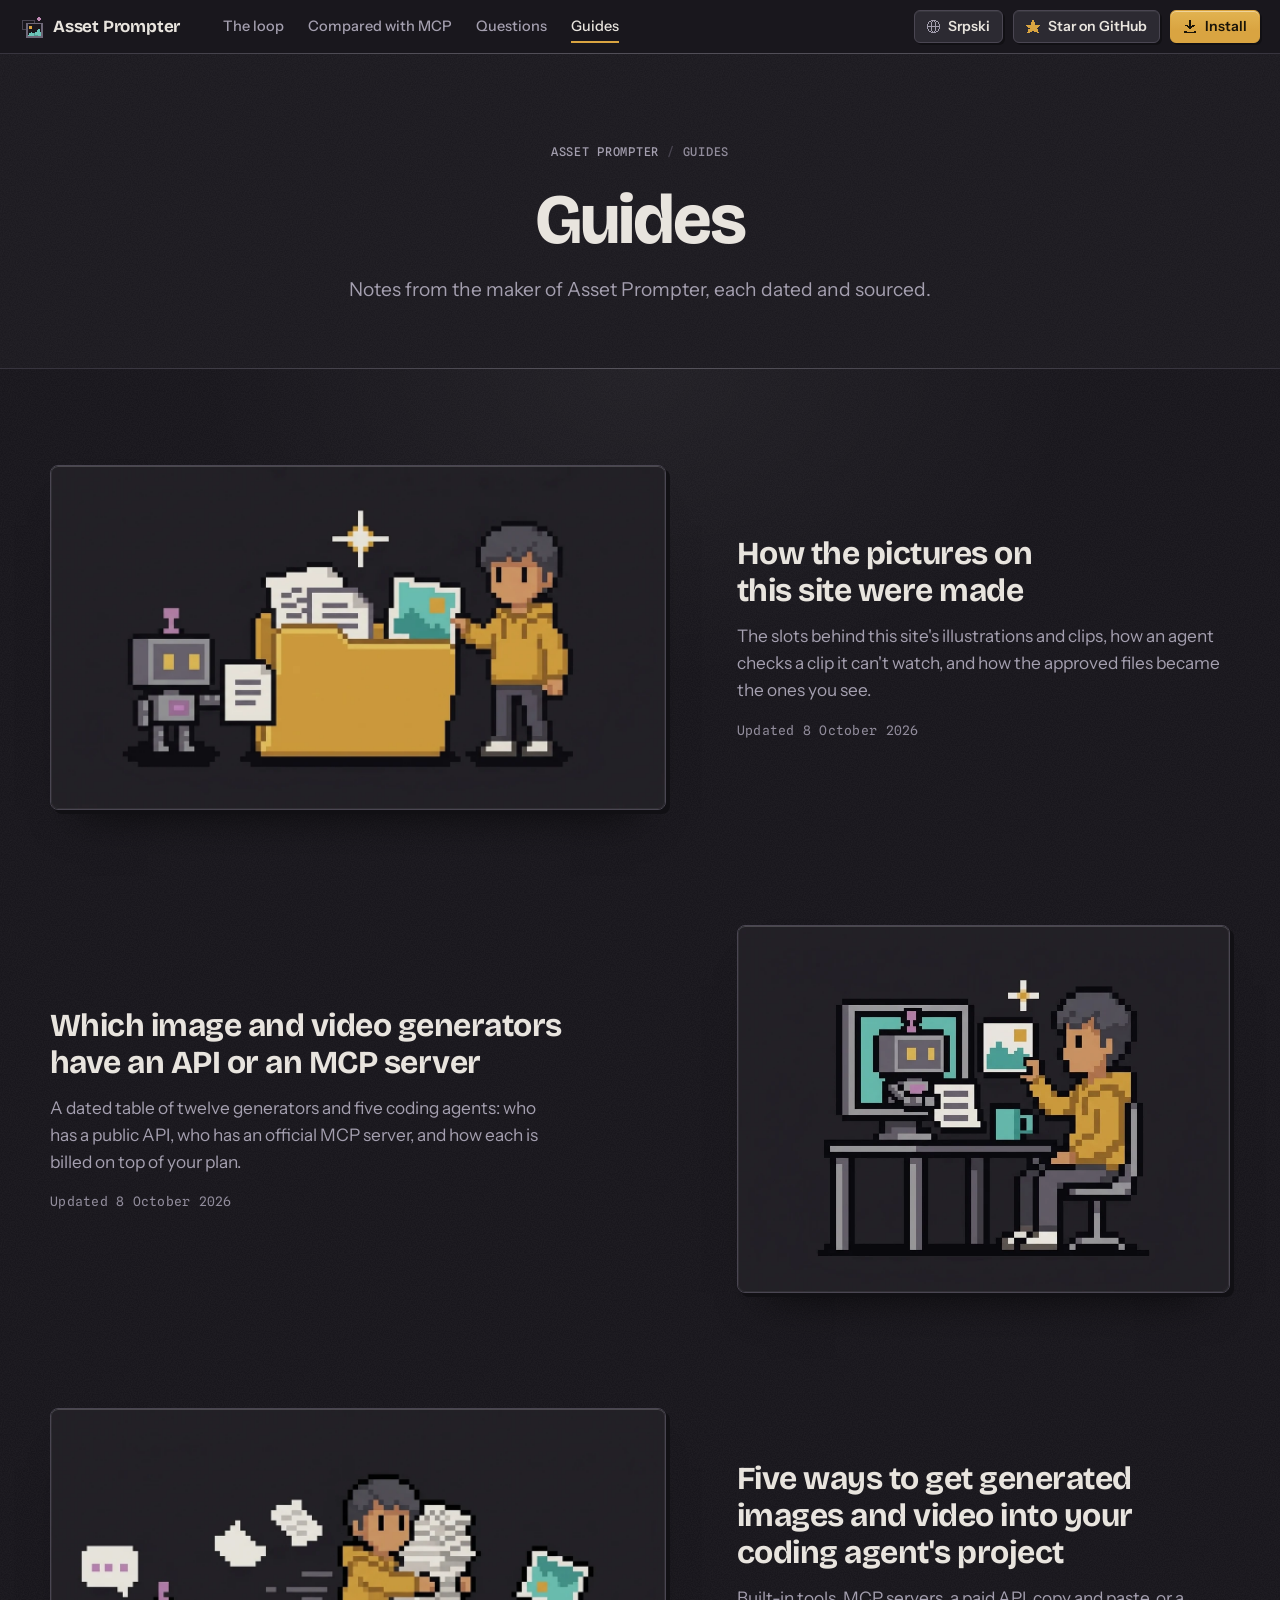
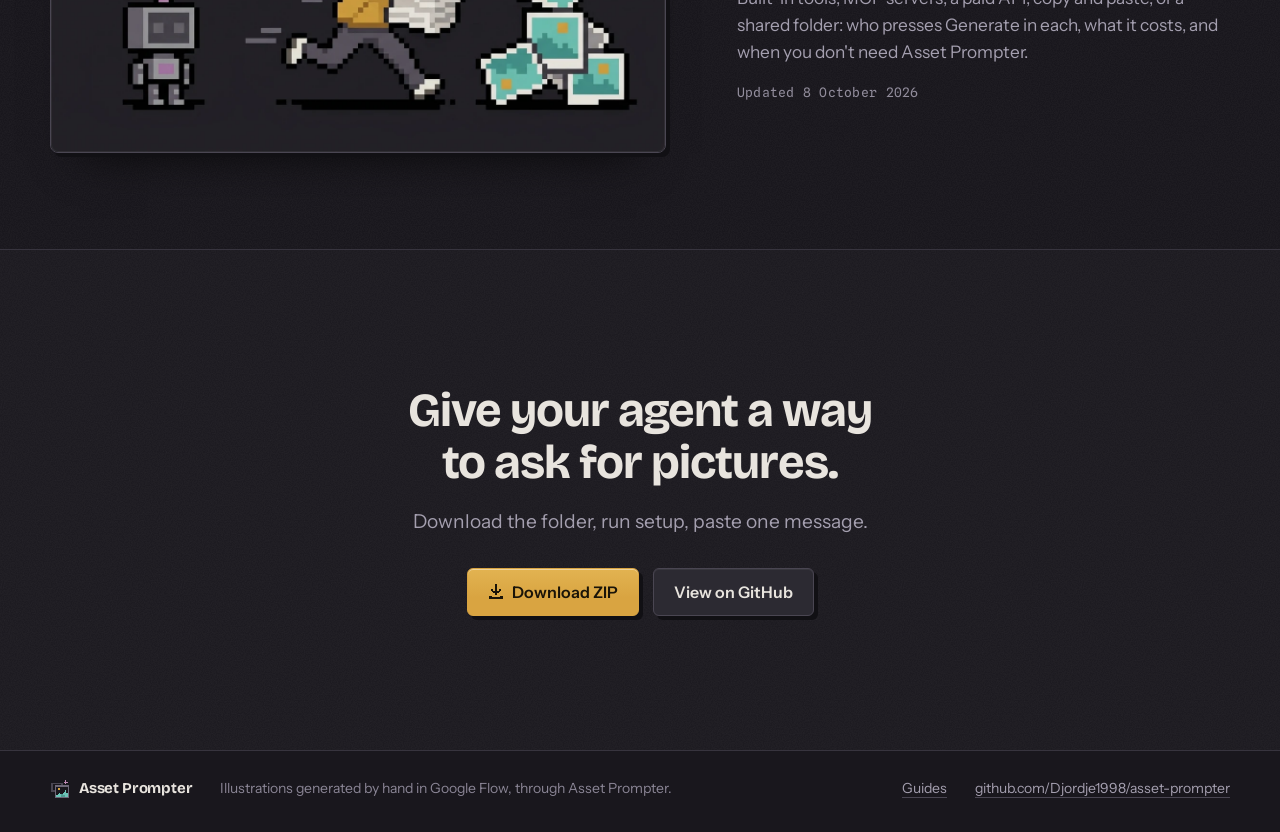
<file: guides/index.html>
<!doctype html>
<html lang="en">
  <head>
    <meta charset="utf-8" />
    <meta name="viewport" content="width=device-width, initial-scale=1" />
    <title data-i18n="g.hub.title">Asset Prompter guides: agents, image and video tools</title>
    <meta name="description" data-i18n-content="g.hub.description" content="How this site's pictures were made, which image and video generators have an API or MCP server, and how images get into a coding agent's project." />
    <meta name="robots" content="index, follow, max-image-preview:large, max-snippet:-1, max-video-preview:-1" />
    <meta name="author" content="Đorđe Novaković" />
    <!-- A guide sits two folders down, so every address in it starts at the root, as in 404.html. Its Serbian copy,
         made by tools/build-sr.mjs, is the same path under /sr/; both name both in their hreflang links. -->
    <link rel="canonical" href="https://assetprompter.com/guides/" />
    <link rel="alternate" hreflang="en" href="https://assetprompter.com/guides/" />
    <link rel="alternate" hreflang="sr" href="https://assetprompter.com/sr/guides/" />
    <link rel="alternate" hreflang="x-default" href="https://assetprompter.com/guides/" />
    <!-- The language. A reader who chose Serbian (with the language link of a guide, or the menu of the home page; both
         keep the choice in localStorage) and opens an English guide goes on to its Serbian copy, which the hreflang
         link above names, before anything is fetched or drawn; ?lang=en keeps English, as on the home page. A guide that
         has no Serbian copy yet has no such link, and stays. The guides load no other script. -->
    <script>
      (function () {
        var root = document.documentElement;
        var asked = (/[?&]lang=([a-z]+)/.exec(location.search) || [])[1];
        var saved = null;
        try {
          saved = localStorage.getItem("lang");
        } catch (e) {}
        var other = document.querySelector('link[rel="alternate"][hreflang="' + (root.lang === "en" ? "sr" : "en") + '"]');
        if (other) {
          var path = new URL(other.href).pathname;
          if (root.lang === "en" && (asked === "sr" || (saved === "sr" && asked !== "en"))) location.replace(path + location.hash);
          else if (root.lang !== "en" && asked === "en") location.replace(path + "?lang=en" + location.hash);
        }
        // The parts of the page, the same in both languages. A place is one of them and how far into it the window's
        // top is, since the other language's text runs to other heights (as main.js does on the home page).
        var parts = function () {
          return document.querySelectorAll("main > section, body > footer");
        };
        // Following a language link keeps that choice, as the menu of the home page does, and the reader's place. The
        // other page takes the place of this one in the history, so Back does not lead to a page the choice sends on.
        // With a modifier the link opens as any link does.
        document.addEventListener("click", function (event) {
          var link = event.target.closest && event.target.closest("a[data-lang]");
          if (!link || event.button || event.metaKey || event.ctrlKey || event.shiftKey || event.altKey) return;
          var lang = link.getAttribute("data-lang");
          var kept = false;
          try {
            localStorage.setItem("lang", lang);
            kept = localStorage.getItem("lang") === lang;
          } catch (e) {}
          try {
            var all = parts();
            for (var i = all.length - 1; i >= 0; i--) {
              var box = all[i].getBoundingClientRect();
              if (box.top <= 0 || i === 0) {
                sessionStorage.setItem("guide-place", JSON.stringify({ i: i, f: Math.max(0, Math.min(1, -box.top / box.height)), at: Date.now() }));
                break;
              }
            }
          } catch (e) {}
          event.preventDefault();
          // A Serbian choice that could not be replaced would send the English guide back to the Serbian one.
          location.replace(link.getAttribute("href") + (lang === "en" && !kept ? "?lang=en" : ""));
        });
        // The bar stays at the top, but the browser takes it as under the room scroll-padding-top keeps for it: focusing one
        // of its links from the keyboard would scroll the page half a window up. It stays where it was instead: scrolling
        // to it at once undoes an instant scroll and stops a smooth one, even when the page has not moved yet.
        var y = scrollY;
        addEventListener("scroll", function () {
          y = scrollY;
        }, { passive: true });
        document.addEventListener("focusin", function (event) {
          if (!event.target.closest || !event.target.closest(".bar")) return;
          // Only the keyboard's focus: a tap or a click does not scroll, and a flick still running is left alone.
          try {
            if (!event.target.matches(":focus-visible")) return;
          } catch (e) {}
          var at = y;
          var stay = function () {
            root.style.scrollBehavior = "auto";
            scrollTo(0, at);
            root.style.scrollBehavior = "";
          };
          stay();
          requestAnimationFrame(stay);
        });
        // Coming from the other language: start where the reader was. Once more when the fonts are in, if nothing has moved.
        var place = null;
        try {
          place = JSON.parse(sessionStorage.getItem("guide-place"));
          sessionStorage.removeItem("guide-place");
        } catch (e) {}
        if (place && Date.now() - place.at < 10000) {
          document.addEventListener("DOMContentLoaded", function () {
            var part = parts()[place.i];
            if (!part) return;
            var go = function () {
              // At once: the stylesheet's smooth scrolling would ease it.
              root.style.scrollBehavior = "auto";
              scrollTo(0, Math.round(part.getBoundingClientRect().top + scrollY + part.offsetHeight * place.f));
              root.style.scrollBehavior = "";
              return scrollY;
            };
            // Once the stylesheet is in (it holds the first paint, but not DOMContentLoaded).
            var css = document.querySelector('link[rel="stylesheet"]');
            var start = function () {
              var landed = go();
              if (document.fonts) {
                document.fonts.ready.then(function () {
                  if (scrollY === landed) go();
                });
              }
            };
            if (!css || css.sheet) start();
            else css.addEventListener("load", start);
          });
        }
      })();
    </script>
    <meta name="theme-color" content="#19171d" />
    <meta name="color-scheme" content="dark" />
    <meta name="format-detection" content="telephone=no" />
    <meta property="og:type" content="website" />
    <meta property="og:site_name" content="Asset Prompter" />
    <meta property="og:locale" data-i18n-content="og.locale" content="en_US" />
    <meta property="og:locale:alternate" data-i18n-content="og.locale.alt" content="sr_RS" />
    <meta property="og:title" data-i18n-content="g.hub.title" content="Asset Prompter guides: agents, image and video tools" />
    <meta property="og:description" data-i18n-content="g.hub.description" content="How this site's pictures were made, which image and video generators have an API or MCP server, and how images get into a coding agent's project." />
    <meta property="og:url" content="https://assetprompter.com/guides/" />
    <meta property="og:image" data-i18n-content="og.image" content="https://assetprompter.com/assets/og.jpg" />
    <meta property="og:image:type" content="image/jpeg" />
    <meta property="og:image:width" content="1200" />
    <meta property="og:image:height" content="630" />
    <meta property="og:image:alt" data-i18n-content="og.alt" content="Asset Prompter: your agent writes the prompt, you make the picture. A robot and a person on either side of a shared folder." />
    <meta name="twitter:card" content="summary_large_image" />
    <meta name="twitter:title" data-i18n-content="g.hub.title" content="Asset Prompter guides: agents, image and video tools" />
    <meta name="twitter:description" data-i18n-content="g.hub.description" content="How this site's pictures were made, which image and video generators have an API or MCP server, and how images get into a coding agent's project." />
    <meta name="twitter:image" data-i18n-content="og.image" content="https://assetprompter.com/assets/og.jpg" />
    <meta name="twitter:image:alt" data-i18n-content="og.alt" content="Asset Prompter: your agent writes the prompt, you make the picture. A robot and a person on either side of a shared folder." />
    <link rel="icon" href="/favicon.ico" sizes="32x32" />
    <link rel="icon" type="image/svg+xml" href="/favicon.svg" />
    <link rel="icon" type="image/png" sizes="192x192" href="/icon-192.png" />
    <link rel="apple-touch-icon" href="/apple-touch-icon.png" />
    <link rel="manifest" href="/site.webmanifest" />
    <meta name="apple-mobile-web-app-title" content="Asset Prompter" />
    <link rel="preload" href="/assets/fonts/bricolage-grotesque-v9-latin.woff2" as="font" type="font/woff2" crossorigin />
    <link rel="preload" href="/assets/fonts/instrument-sans-v4-latin.woff2" as="font" type="font/woff2" crossorigin />
    <link rel="stylesheet" href="/styles.css?v=w2-052" />
    <!-- What search engines and AI answers read about the guide. The page's name and description are the title and
         the description above, the article's headline is the h1, the breadcrumb's names are those above the h1. The
         site, the app and the author are described on the home page (the same @id); the author is repeated in short. -->
    <script type="application/ld+json">
      {
        "@context": "https://schema.org",
        "@graph": [
          {
            "@type": "CollectionPage",
            "@id": "https://assetprompter.com/guides/#webpage",
            "url": "https://assetprompter.com/guides/",
            "name": "Asset Prompter guides: agents, image and video tools",
            "description": "How this site's pictures were made, which image and video generators have an API or MCP server, and how images get into a coding agent's project.",
            "inLanguage": "en",
            "isPartOf": {
              "@id": "https://assetprompter.com/#website"
            },
            "about": {
              "@id": "https://assetprompter.com/#app"
            },
            "breadcrumb": {
              "@id": "https://assetprompter.com/guides/#breadcrumb"
            },
            "primaryImageOfPage": {
              "@type": "ImageObject",
              "url": "https://assetprompter.com/assets/og.jpg",
              "width": 1200,
              "height": 630
            },
            "hasPart": [
              {
                "@id": "https://assetprompter.com/guides/how-this-site-was-made/#article"
              },
              {
                "@id": "https://assetprompter.com/guides/image-generators-api-mcp/#article"
              },
              {
                "@id": "https://assetprompter.com/guides/get-images-into-coding-agent-project/#article"
              }
            ],
            "datePublished": "2026-10-08",
            "dateModified": "2026-10-08"
          },
          {
            "@type": "BreadcrumbList",
            "@id": "https://assetprompter.com/guides/#breadcrumb",
            "itemListElement": [
              {
                "@type": "ListItem",
                "position": 1,
                "name": "Asset Prompter",
                "item": "https://assetprompter.com/"
              },
              {
                "@type": "ListItem",
                "position": 2,
                "name": "Guides"
              }
            ]
          }
        ]
      }
    </script>
  </head>
  <body>
    <svg xmlns="http://www.w3.org/2000/svg" class="sprite" aria-hidden="true">
      <symbol id="logo" viewBox="0 0 16 16"><rect x="12" y="1" width="1" height="1" fill="#c08ab5"/><rect x="11" y="2" width="3" height="1" fill="#c08ab5"/><rect x="1" y="3" width="9" height="1" fill="#4a4652"/><rect x="12" y="3" width="1" height="1" fill="#c08ab5"/><rect x="1" y="4" width="1" height="1" fill="#4a4652"/><rect x="9" y="4" width="1" height="1" fill="#4a4652"/><rect x="1" y="5" width="1" height="1" fill="#4a4652"/><rect x="4" y="5" width="11" height="1" fill="#6e6878"/><rect x="1" y="6" width="1" height="1" fill="#4a4652"/><rect x="4" y="6" width="1" height="1" fill="#6e6878"/><rect x="14" y="6" width="1" height="1" fill="#6e6878"/><rect x="1" y="7" width="1" height="1" fill="#4a4652"/><rect x="4" y="7" width="1" height="1" fill="#6e6878"/><rect x="6" y="7" width="2" height="1" fill="#d9a441"/><rect x="14" y="7" width="1" height="1" fill="#6e6878"/><rect x="1" y="8" width="1" height="1" fill="#4a4652"/><rect x="4" y="8" width="1" height="1" fill="#6e6878"/><rect x="6" y="8" width="2" height="1" fill="#d9a441"/><rect x="14" y="8" width="1" height="1" fill="#6e6878"/><rect x="1" y="9" width="3" height="1" fill="#4a4652"/><rect x="4" y="9" width="1" height="1" fill="#6e6878"/><rect x="12" y="9" width="1" height="1" fill="#6cc4b8"/><rect x="14" y="9" width="1" height="1" fill="#6e6878"/><rect x="4" y="10" width="1" height="1" fill="#6e6878"/><rect x="11" y="10" width="2" height="1" fill="#6cc4b8"/><rect x="14" y="10" width="1" height="1" fill="#6e6878"/><rect x="4" y="11" width="1" height="1" fill="#6e6878"/><rect x="7" y="11" width="1" height="1" fill="#6cc4b8"/><rect x="10" y="11" width="4" height="1" fill="#6cc4b8"/><rect x="14" y="11" width="1" height="1" fill="#6e6878"/><rect x="4" y="12" width="1" height="1" fill="#6e6878"/><rect x="6" y="12" width="3" height="1" fill="#6cc4b8"/><rect x="9" y="12" width="1" height="1" fill="#4f9e94"/><rect x="10" y="12" width="4" height="1" fill="#6cc4b8"/><rect x="14" y="12" width="1" height="1" fill="#6e6878"/><rect x="4" y="13" width="1" height="1" fill="#6e6878"/><rect x="5" y="13" width="4" height="1" fill="#6cc4b8"/><rect x="9" y="13" width="3" height="1" fill="#4f9e94"/><rect x="12" y="13" width="2" height="1" fill="#6cc4b8"/><rect x="14" y="13" width="1" height="1" fill="#6e6878"/><rect x="4" y="14" width="11" height="1" fill="#6e6878"/></symbol>
      <symbol id="i-star" viewBox="0 0 12 12"><path d="M5 0h2v1h-2zM5 1h2v1h-2zM4 2h4v1h-4zM4 3h4v1h-4zM0 4h12v1h-12zM1 5h10v1h-10zM2 6h8v1h-8zM3 7h6v1h-6zM2 8h8v1h-8zM2 9h3v1h-3zM7 9h3v1h-3zM1 10h2v1h-2zM9 10h2v1h-2z"/></symbol>
      <symbol id="i-download" viewBox="0 0 12 12"><path d="M5 0h2v1h-2zM5 1h2v1h-2zM5 2h2v1h-2zM5 3h2v1h-2zM2 4h2v1h-2zM5 4h2v1h-2zM8 4h2v1h-2zM3 5h6v1h-6zM4 6h4v1h-4zM5 7h2v1h-2zM1 9h2v1h-2zM9 9h2v1h-2zM1 10h10v1h-10z"/></symbol>
      <symbol id="i-globe" viewBox="0 0 12 12"><path d="M3 0h5v1h-5zM2 1h1v1h-1zM4 1h1v1h-1zM6 1h1v1h-1zM8 1h1v1h-1zM1 2h1v1h-1zM3 2h1v1h-1zM7 2h1v1h-1zM9 2h1v1h-1zM0 3h1v1h-1zM3 3h1v1h-1zM7 3h1v1h-1zM10 3h1v1h-1zM0 4h1v1h-1zM3 4h1v1h-1zM7 4h1v1h-1zM10 4h1v1h-1zM0 5h11v1h-11zM0 6h1v1h-1zM3 6h1v1h-1zM7 6h1v1h-1zM10 6h1v1h-1zM0 7h1v1h-1zM3 7h1v1h-1zM7 7h1v1h-1zM10 7h1v1h-1zM1 8h1v1h-1zM3 8h1v1h-1zM7 8h1v1h-1zM9 8h1v1h-1zM2 9h1v1h-1zM4 9h1v1h-1zM6 9h1v1h-1zM8 9h1v1h-1zM3 10h5v1h-5z"/></symbol>
      <symbol id="i-spark" viewBox="0 0 12 12"><path d="M5 0h1v1h-1zM5 1h1v1h-1zM4 2h3v1h-3zM2 3h7v1h-7zM4 4h3v1h-3zM5 5h1v1h-1zM10 5h1v1h-1zM5 6h1v1h-1zM9 6h3v1h-3zM10 7h1v1h-1zM3 8h1v1h-1zM2 9h3v1h-3zM3 10h1v1h-1z"/></symbol>
      <symbol id="i-check" viewBox="0 0 12 12"><path d="M10 1h2v1h-2zM9 2h3v1h-3zM8 3h3v1h-3zM1 4h2v1h-2zM7 4h3v1h-3zM1 5h3v1h-3zM6 5h3v1h-3zM2 6h5v1h-5zM3 7h3v1h-3zM4 8h1v1h-1z"/></symbol>
      <symbol id="i-info" viewBox="0 0 12 12"><path d="M3 0h6v1h-6zM2 1h1v1h-1zM9 1h1v1h-1zM1 2h1v1h-1zM5 2h2v1h-2zM10 2h1v1h-1zM1 3h1v1h-1zM10 3h1v1h-1zM1 4h1v1h-1zM5 4h2v1h-2zM10 4h1v1h-1zM1 5h1v1h-1zM5 5h2v1h-2zM10 5h1v1h-1zM1 6h1v1h-1zM5 6h2v1h-2zM10 6h1v1h-1zM1 7h1v1h-1zM5 7h2v1h-2zM10 7h1v1h-1zM2 8h1v1h-1zM9 8h1v1h-1zM3 9h6v1h-6z"/></symbol>
    </svg>

    <a class="skip" href="#main" data-i18n="skip">Skip to content</a>

    <header class="bar">
      <a class="brand" href="/">
        <svg class="logo" width="24" height="24" aria-hidden="true"><use href="#logo" /></svg>
        Asset Prompter
      </a>
      <!-- The home page's sections, and the guides. -->
      <nav class="bar-links" aria-label="Site" data-i18n-aria-label="g.nav.label">
        <a href="/#loop" data-i18n="nav.loop">The loop</a>
        <a href="/#mcp" data-i18n="nav.mcp">Compared with MCP</a>
        <a href="/#questions" data-i18n="nav.questions">Questions</a>
        <a href="/guides/" aria-current="page" data-i18n="foot.guides">Guides</a>
      </nav>
      <div class="bar-right">
        <!-- The language: a plain link to this page in the other language, drawn like the home page's language button, which works
             without a script. It names the language it leads to, as a word where the bar has room and as its code after the globe on a phone. The script at the top keeps the choice and the reader's place. -->
        <a class="btn lang-btn" href="/sr/guides/" hreflang="sr" lang="sr-Latn" data-lang="sr" aria-label="Srpski, SR: ova stranica na srpskom">
          <svg class="icon" width="14" height="14" aria-hidden="true"><use href="#i-globe" /></svg>
          <span class="lang-name">Srpski</span>
          <span class="lang-code">SR</span>
        </a>
        <a class="btn bar-github" href="https://github.com/Djordje1998/asset-prompter" target="_blank" rel="noopener" aria-label="Star on GitHub: Asset Prompter" data-i18n-aria-label="star.label">
          <svg class="icon" width="14" height="14" aria-hidden="true"><use href="#i-star" /></svg>
          <span class="bar-github-text" data-i18n="star">Star<span class="bar-github-on"> on GitHub</span></span>
        </a>
        <a class="btn btn-primary" href="/#install" data-i18n-text="install">
          <svg class="icon" width="14" height="14" aria-hidden="true"><use href="#i-download" /></svg>
          Install
        </a>
      </div>
    </header>

    <main id="main">
      <section class="section guide-top">
        <div class="wrap">
          <nav class="crumbs" aria-label="Breadcrumb" data-i18n-aria-label="g.crumbs.label">
            <ol>
              <li><a href="/" data-i18n="g.crumbs.home">Asset Prompter</a></li>
              <li aria-current="page" data-i18n="foot.guides">Guides</li>
            </ol>
          </nav>
          <div class="head">
            <h1 data-i18n="g.hub.h1">Guides</h1>
            <p class="lead" data-i18n="g.hub.lead">Notes from the maker of Asset Prompter, each dated and sourced.</p>
          </div>
        </div>
      </section>

      <section class="section band guide-sec guide-list">
        <div class="wrap">
          <div class="rows">
            <article class="row">
              <figure class="row-pic">
                <img src="/assets/art/loop-relay.webp" data-i18n-alt="hero.alt" alt="Pixel art: a robot puts a prompt sheet into a shared folder from one side, and a person puts a finished picture in from the other." width="1280" height="714" loading="eager" />
              </figure>
              <div class="row-text">
                <h2 class="h-sub"><a href="/guides/how-this-site-was-made/" data-i18n="g.hub.made.h">How the pictures on this site were made</a></h2>
                <p data-i18n="g.hub.made.p">The slots behind this site's illustrations and clips, how an agent checks a clip it can't watch, and how the approved files became the ones you see.</p>
                <p class="guide-meta" data-i18n="g.updated">Updated <time datetime="2026-10-08">8 October 2026</time></p>
              </div>
            </article>
            <article class="row is-flip">
              <figure class="row-pic">
                <img src="/assets/art/you-are-the-server.webp" data-i18n-alt="mcp.alt" alt="Pixel art: the person in the gold hoodie sits at their own desk and holds up a finished picture. The robot is inside the monitor and holds a prompt sheet out of the screen toward them." width="960" height="716" loading="lazy" />
              </figure>
              <div class="row-text">
                <h2 class="h-sub"><a href="/guides/image-generators-api-mcp/" data-i18n="g.hub.api.h">Which image and video generators have an API or an MCP server</a></h2>
                <p data-i18n="g.hub.api.p">A dated table of twelve generators and five coding agents: who has a public API, who has an official MCP server, and how each is billed on top of your plan.</p>
                <p class="guide-meta" data-i18n="g.updated">Updated <time datetime="2026-10-08">8 October 2026</time></p>
              </div>
            </article>
            <article class="row">
              <figure class="row-pic">
                <img src="/assets/art/problem-courier.webp" data-i18n-alt="why.alt" alt="Pixel art: a person runs between a chat bubble and a pile of pictures, papers flying, while a robot waits and sees none of it." width="1280" height="714" loading="lazy" />
              </figure>
              <div class="row-text">
                <h2 class="h-sub"><a href="/guides/get-images-into-coding-agent-project/" data-i18n="g.hub.ways.h">Five ways to get generated images and video into your coding agent's project</a></h2>
                <p data-i18n="g.hub.ways.p">Built-in tools, MCP servers, a paid API, copy and paste, or a shared folder: who presses Generate in each, what it costs, and when you don't need Asset Prompter.</p>
                <p class="guide-meta" data-i18n="g.updated">Updated <time datetime="2026-10-08">8 October 2026</time></p>
              </div>
            </article>
          </div>
        </div>
      </section>

      <section class="section closing">
        <div class="wrap">
          <div class="head">
            <h2 data-i18n="closing.h2">Give your agent a way to ask for pictures.</h2>
            <p class="lead" data-i18n="closing.lead">Download the folder, run setup, paste one message.</p>
          </div>
          <div class="hero-cta">
            <a class="btn btn-primary btn-lg" href="https://github.com/Djordje1998/asset-prompter/archive/refs/heads/master.zip" data-i18n-text="download">
              <svg class="icon" width="16" height="16" aria-hidden="true"><use href="#i-download" /></svg>
              Download ZIP
            </a>
            <a class="btn btn-lg" href="https://github.com/Djordje1998/asset-prompter" target="_blank" rel="noopener" data-i18n="github">View on GitHub</a>
          </div>
        </div>
      </section>
    </main>

    <footer class="foot is-band">
      <div class="wrap foot-row">
        <span class="brand">
          <svg class="logo" width="20" height="20" aria-hidden="true"><use href="#logo" /></svg>
          Asset Prompter
        </span>
        <span data-i18n="foot.art">Illustrations generated by hand in Google Flow, through Asset Prompter.</span>
        <span class="foot-links">
          <a href="/guides/" data-i18n="foot.guides">Guides</a>
          <a href="https://github.com/Djordje1998/asset-prompter" target="_blank" rel="noopener">github.com/Djordje1998/asset-prompter</a>
        </span>
      </div>
    </footer>
  </body>
</html>
</file>
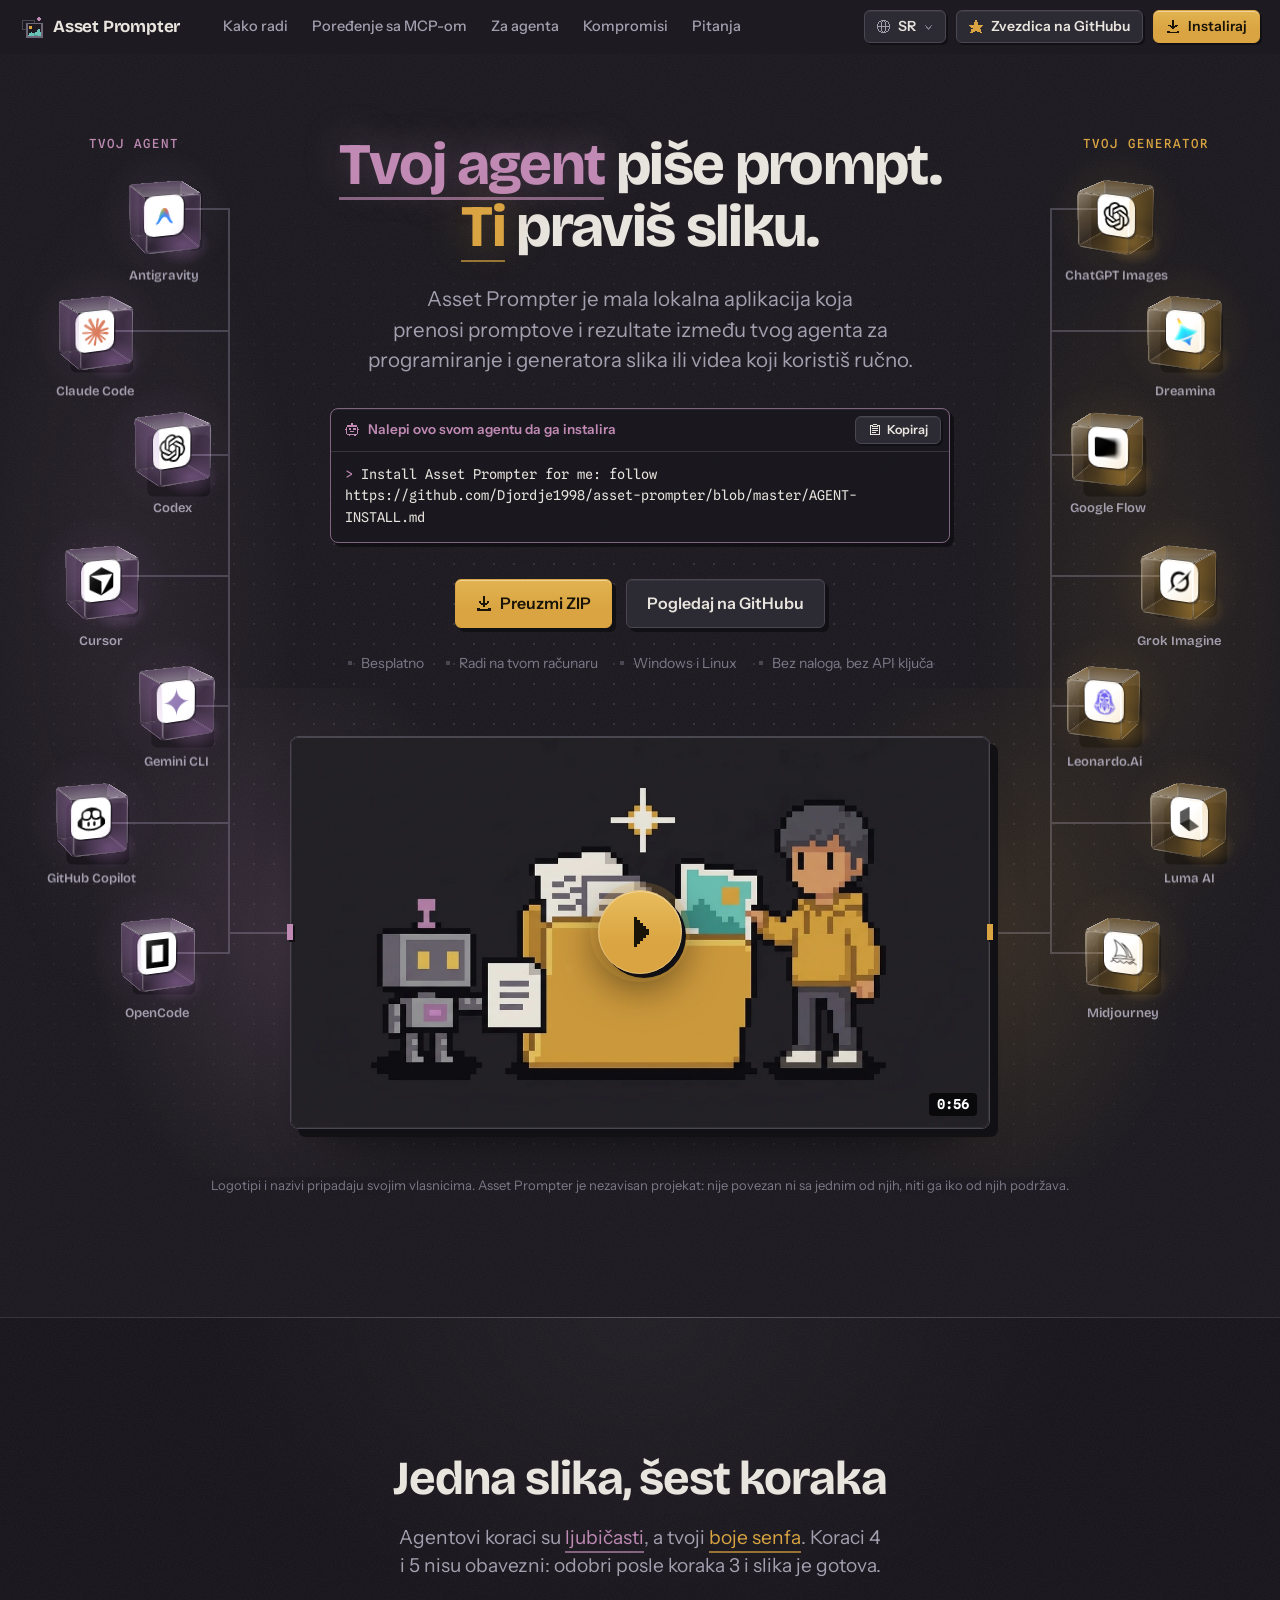
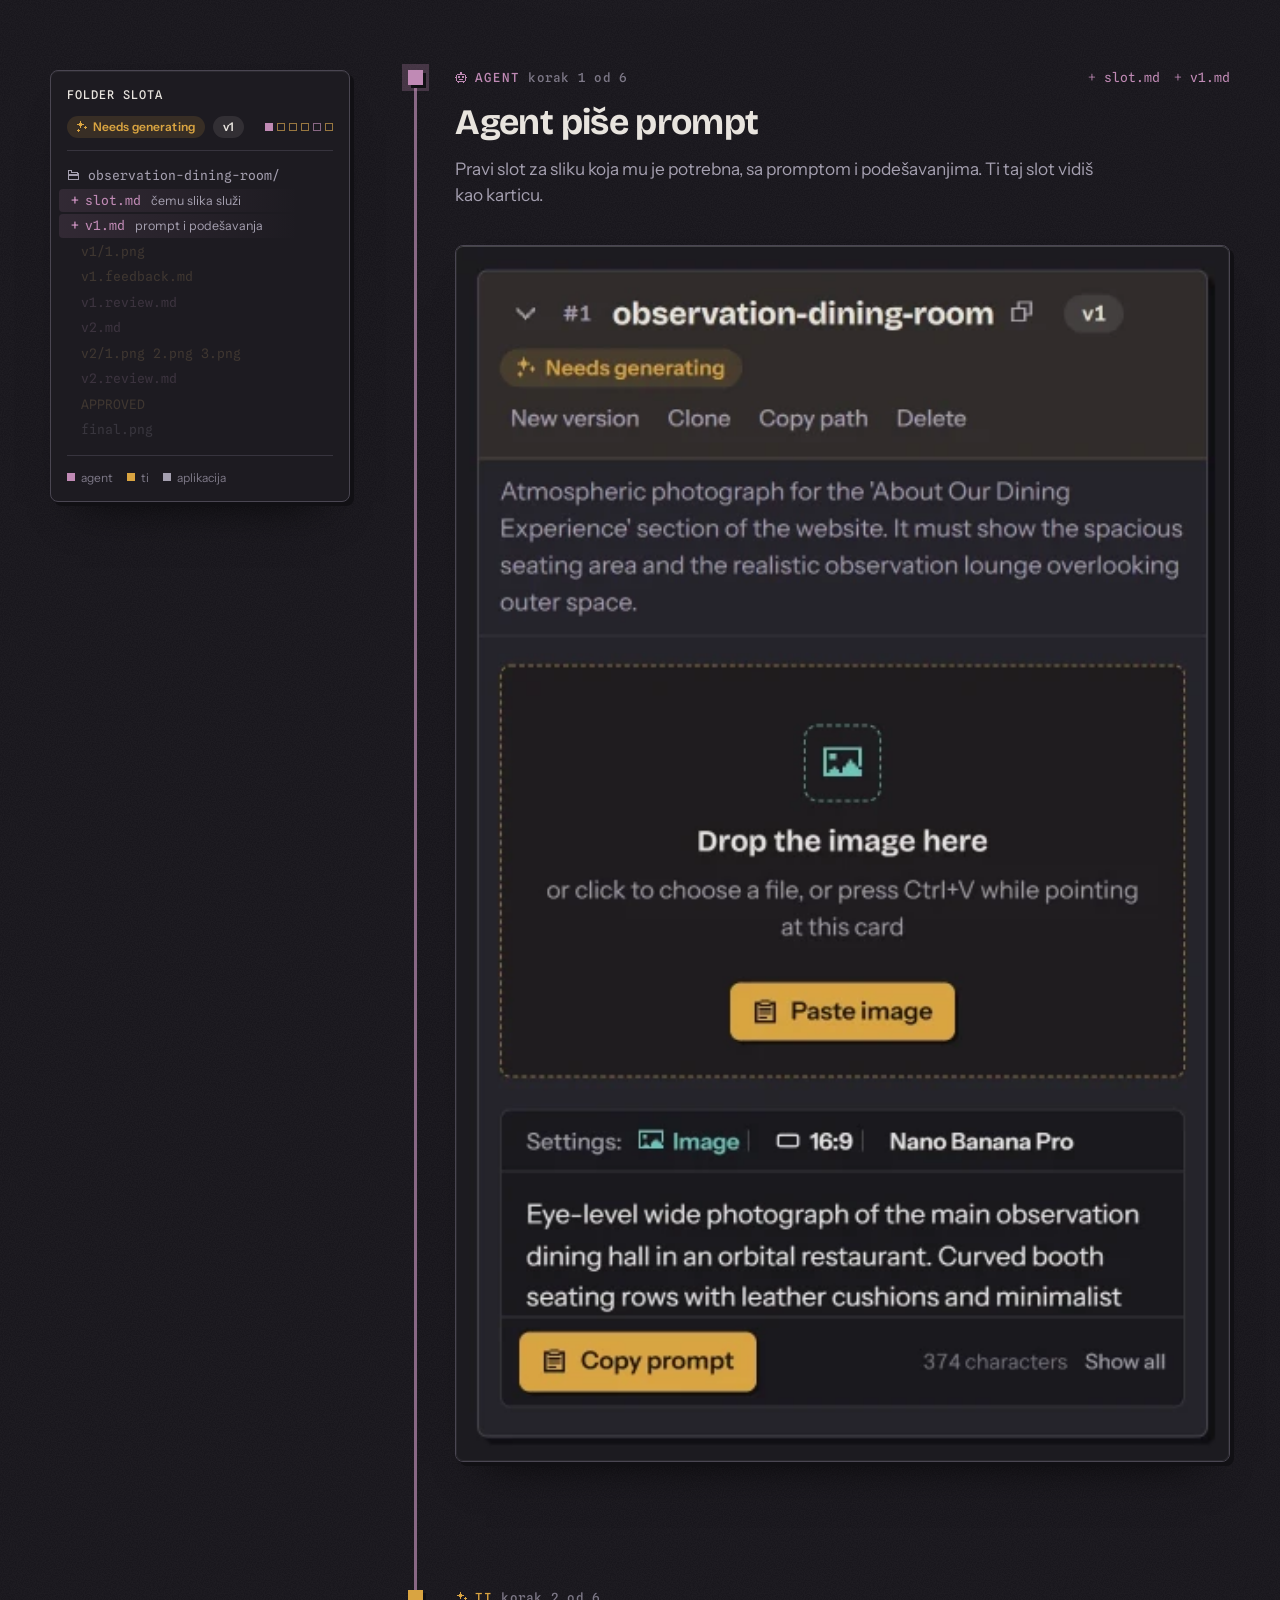
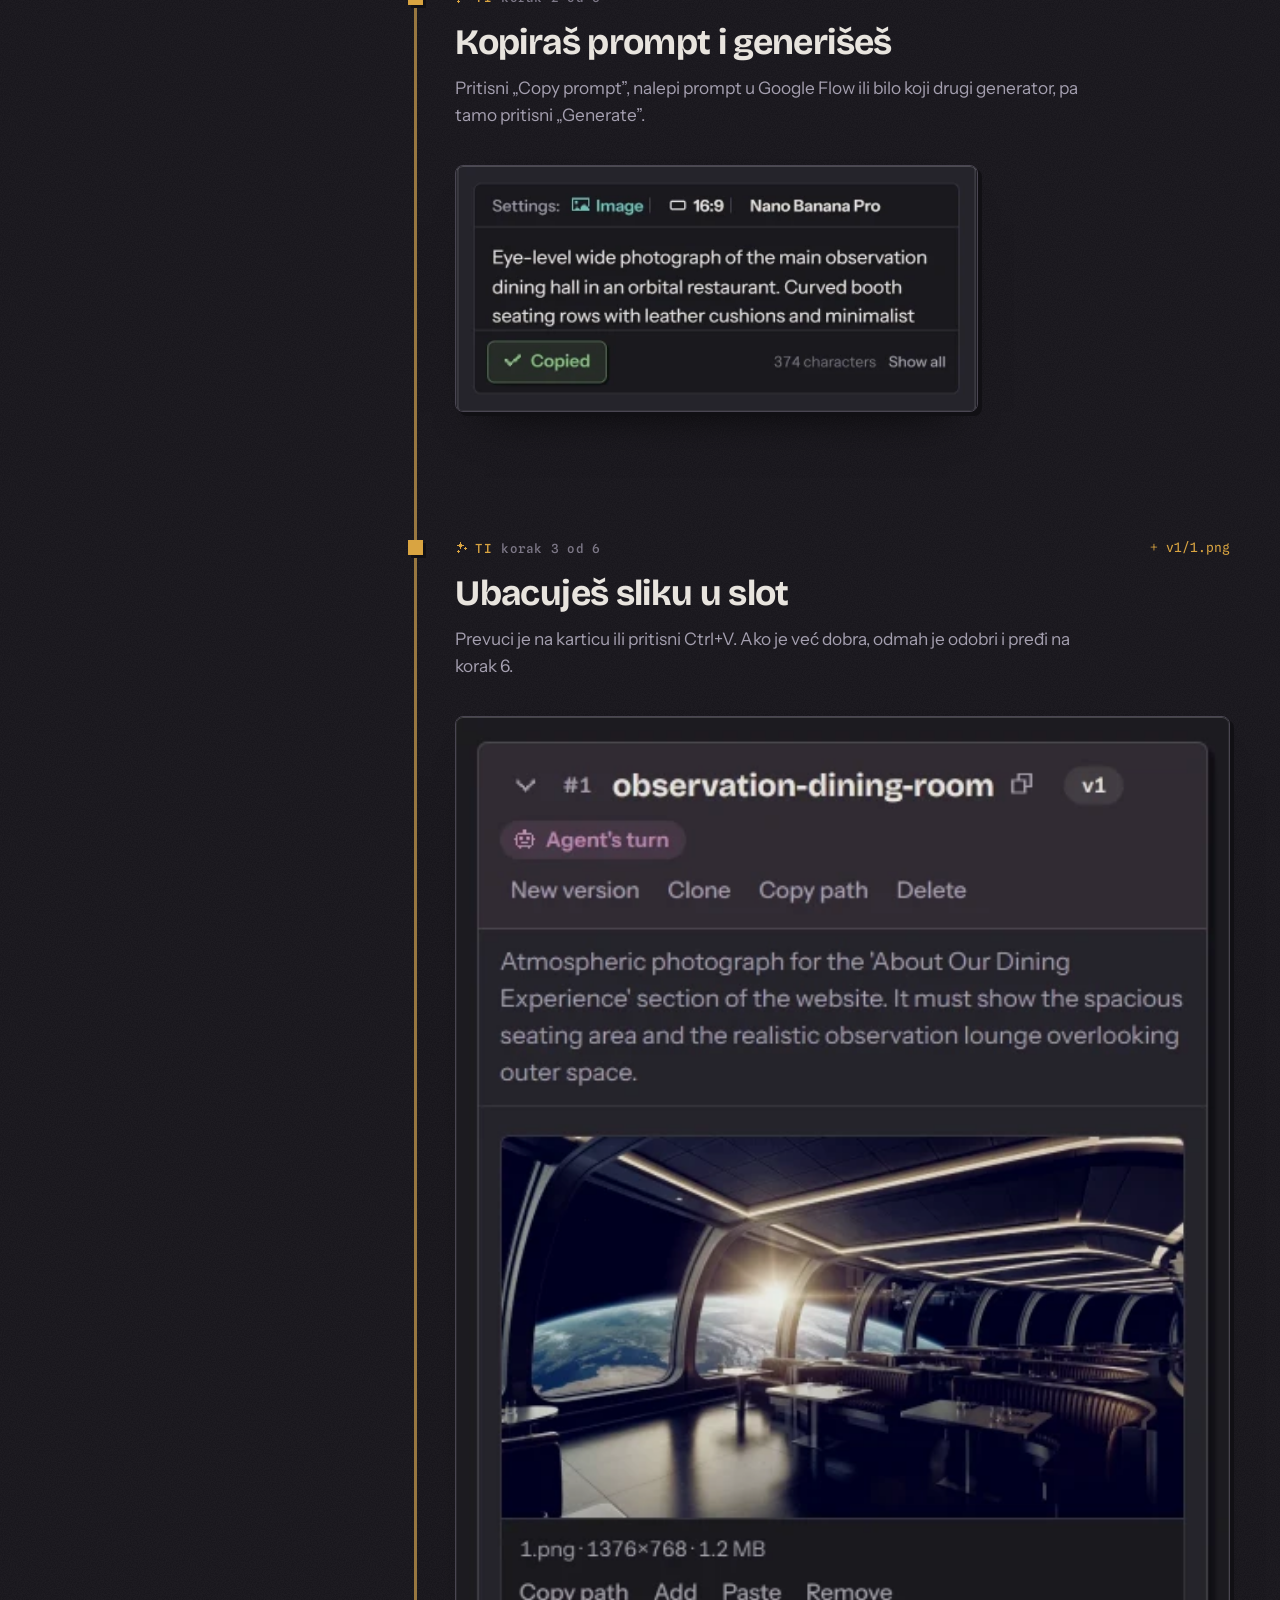
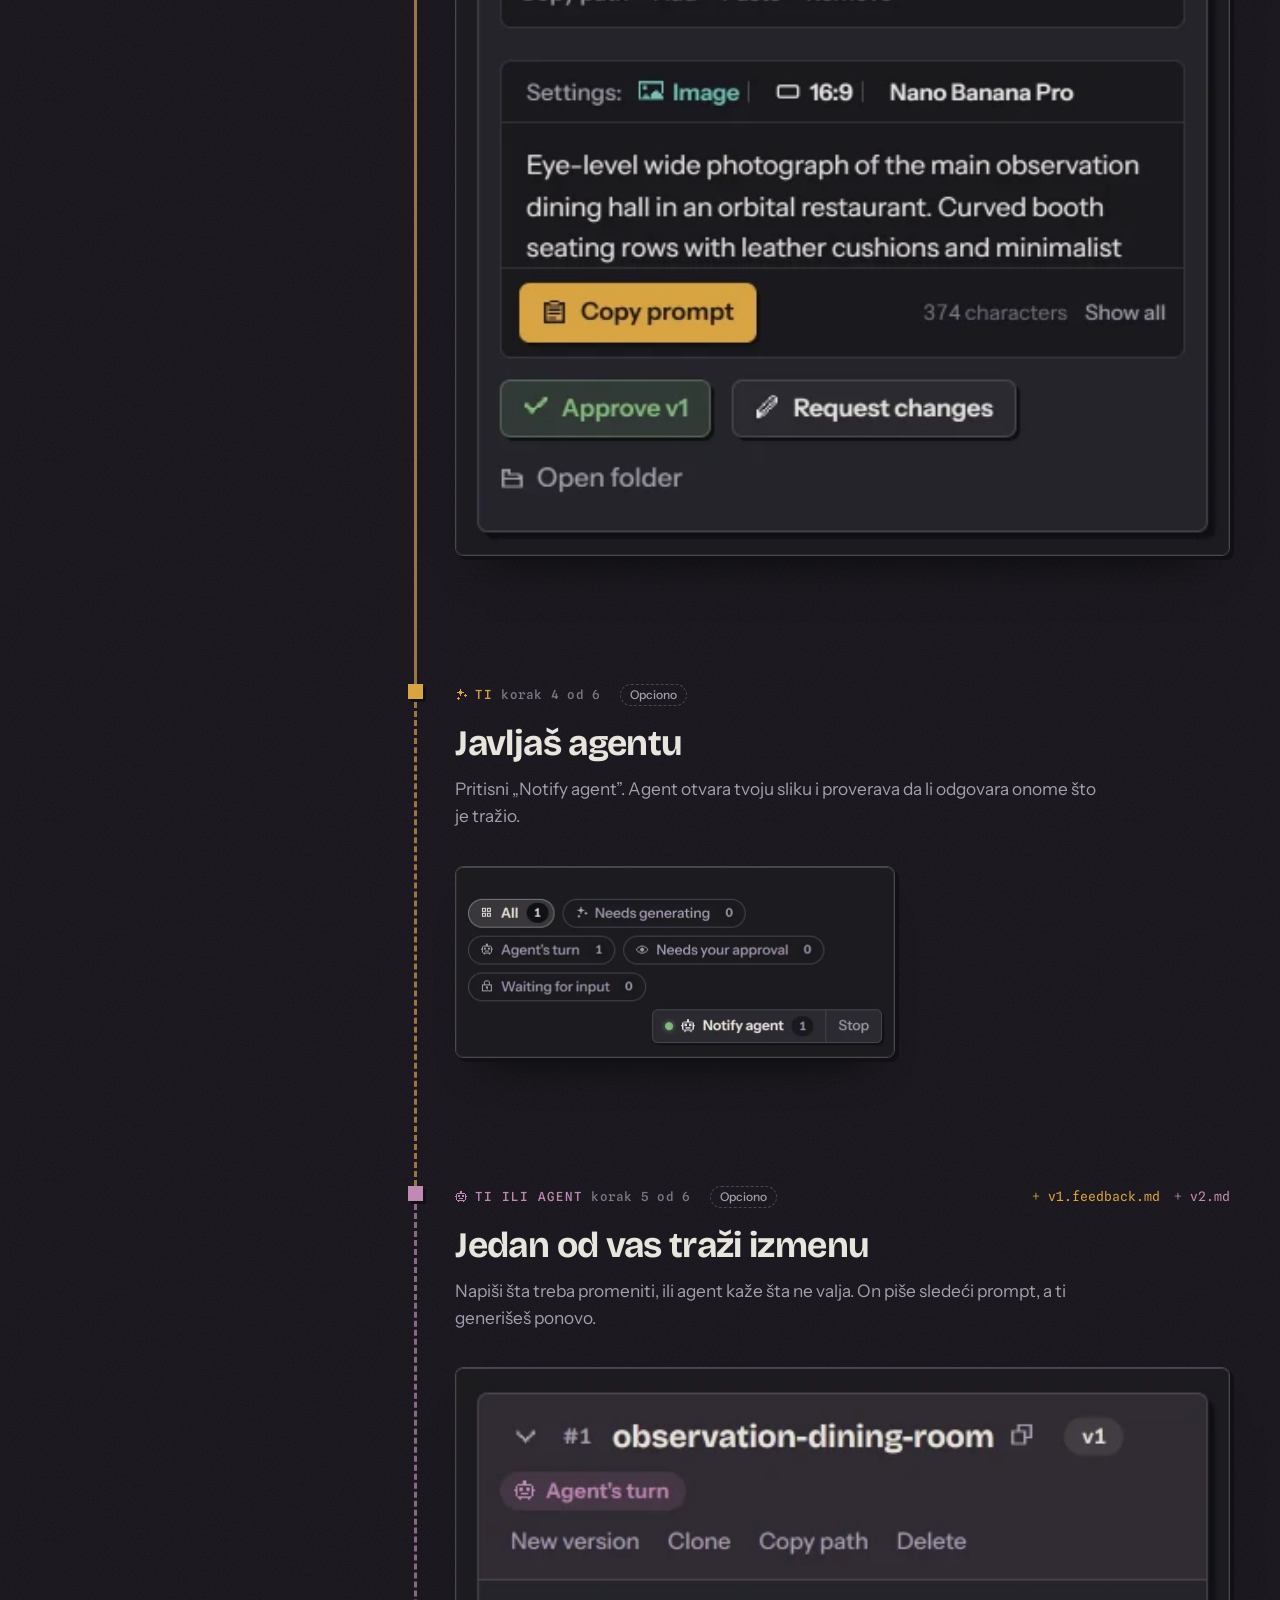
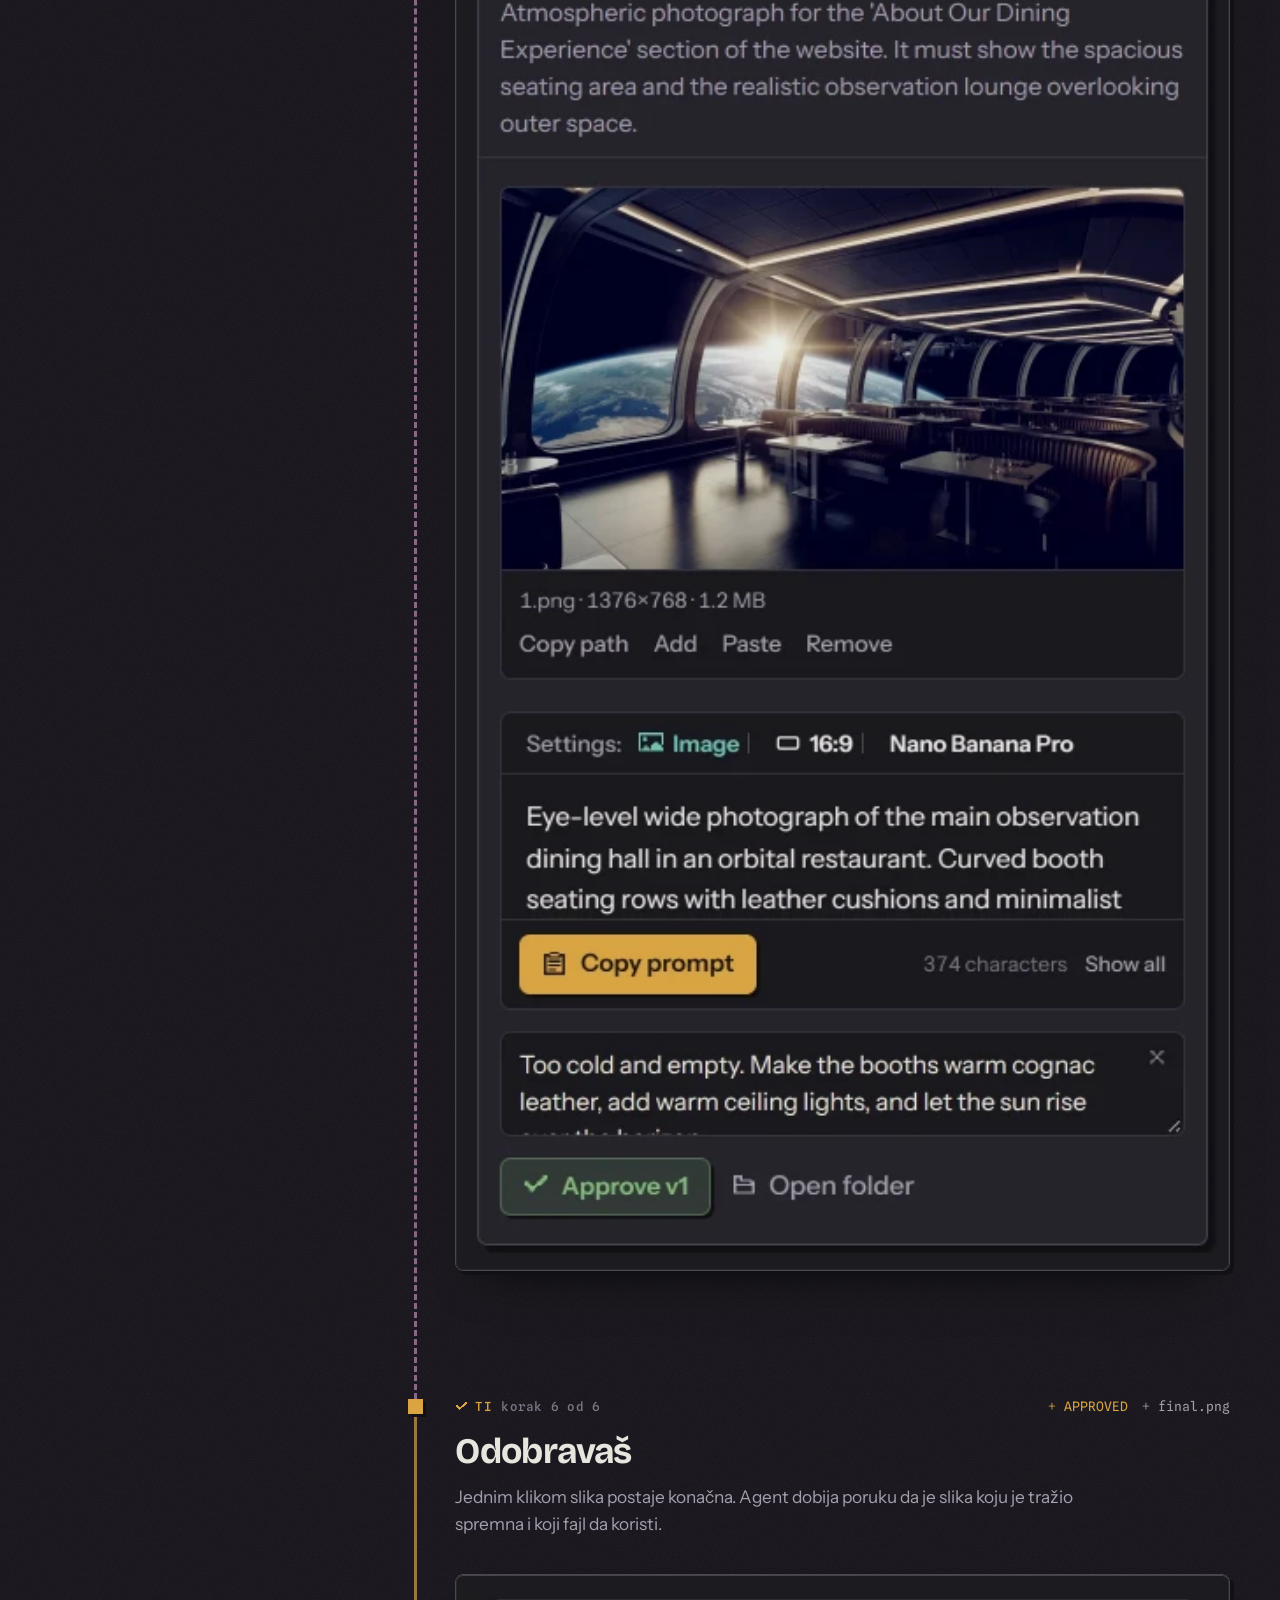
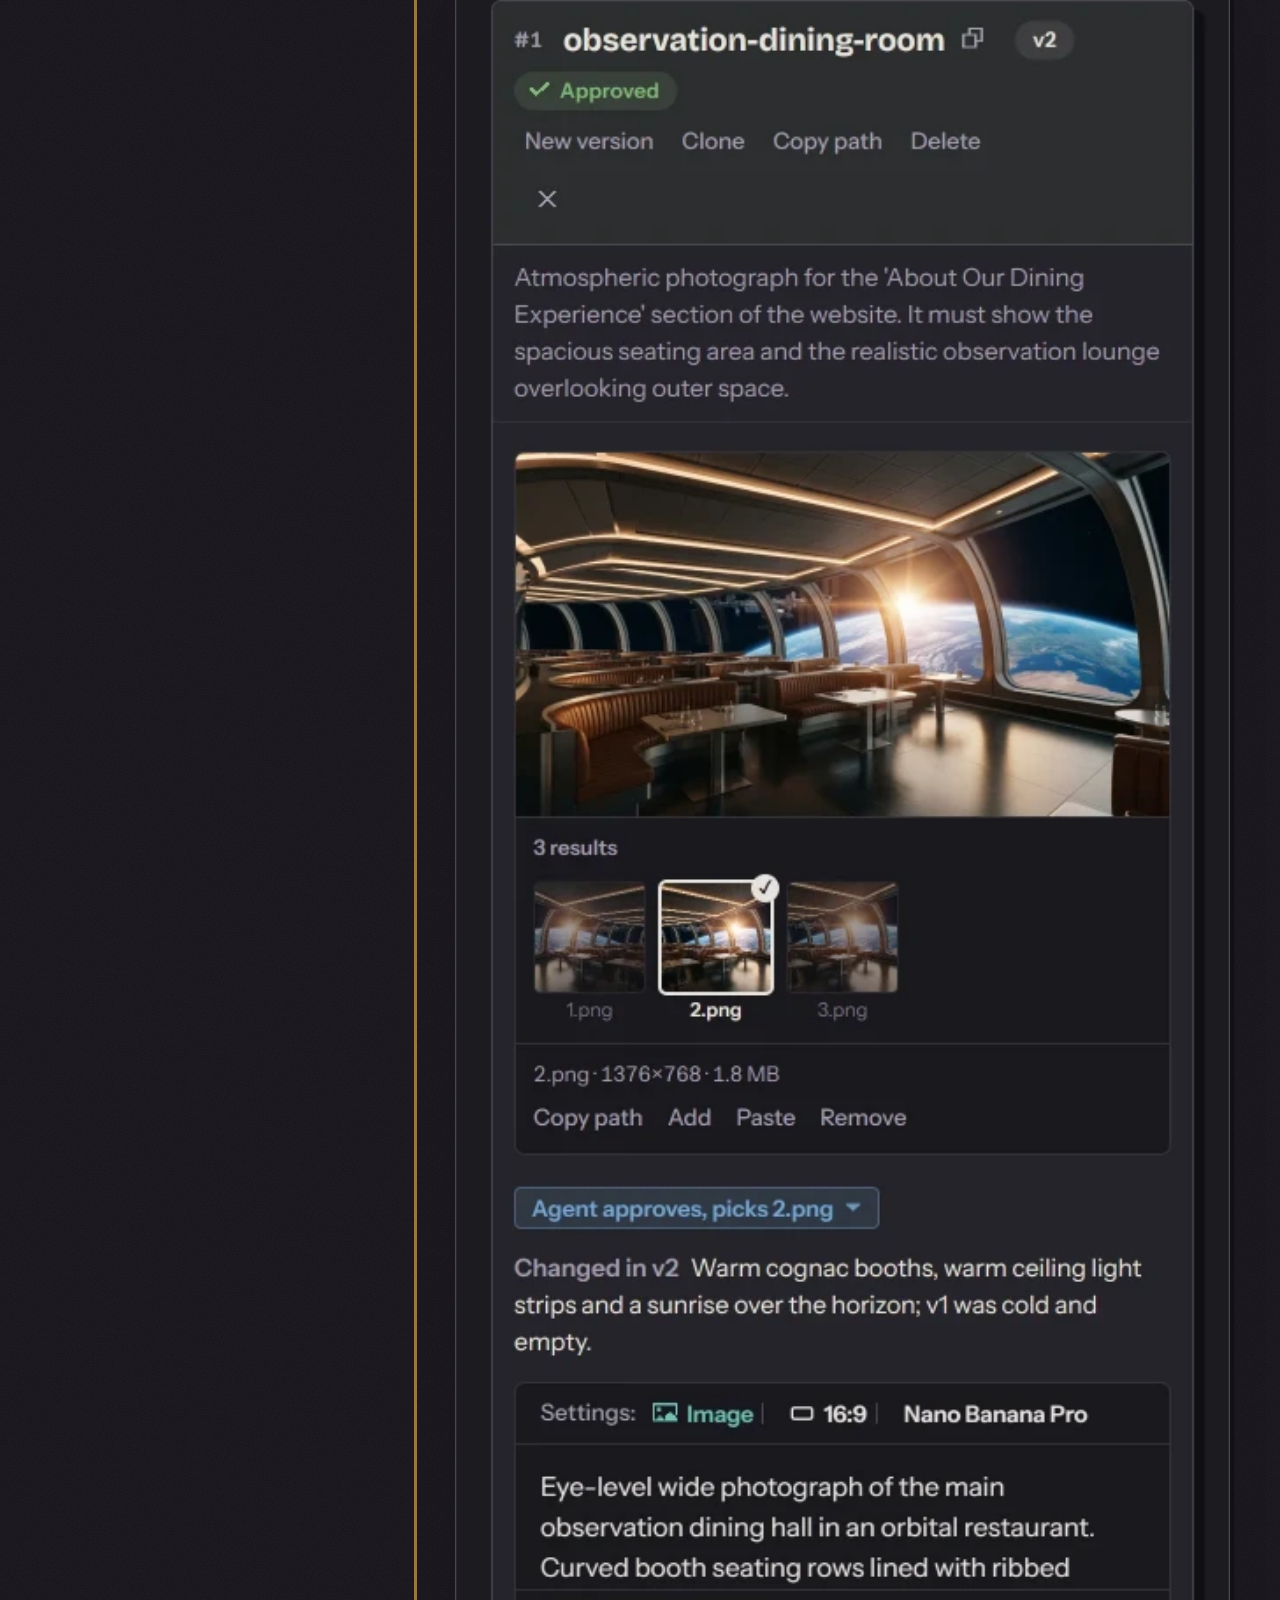
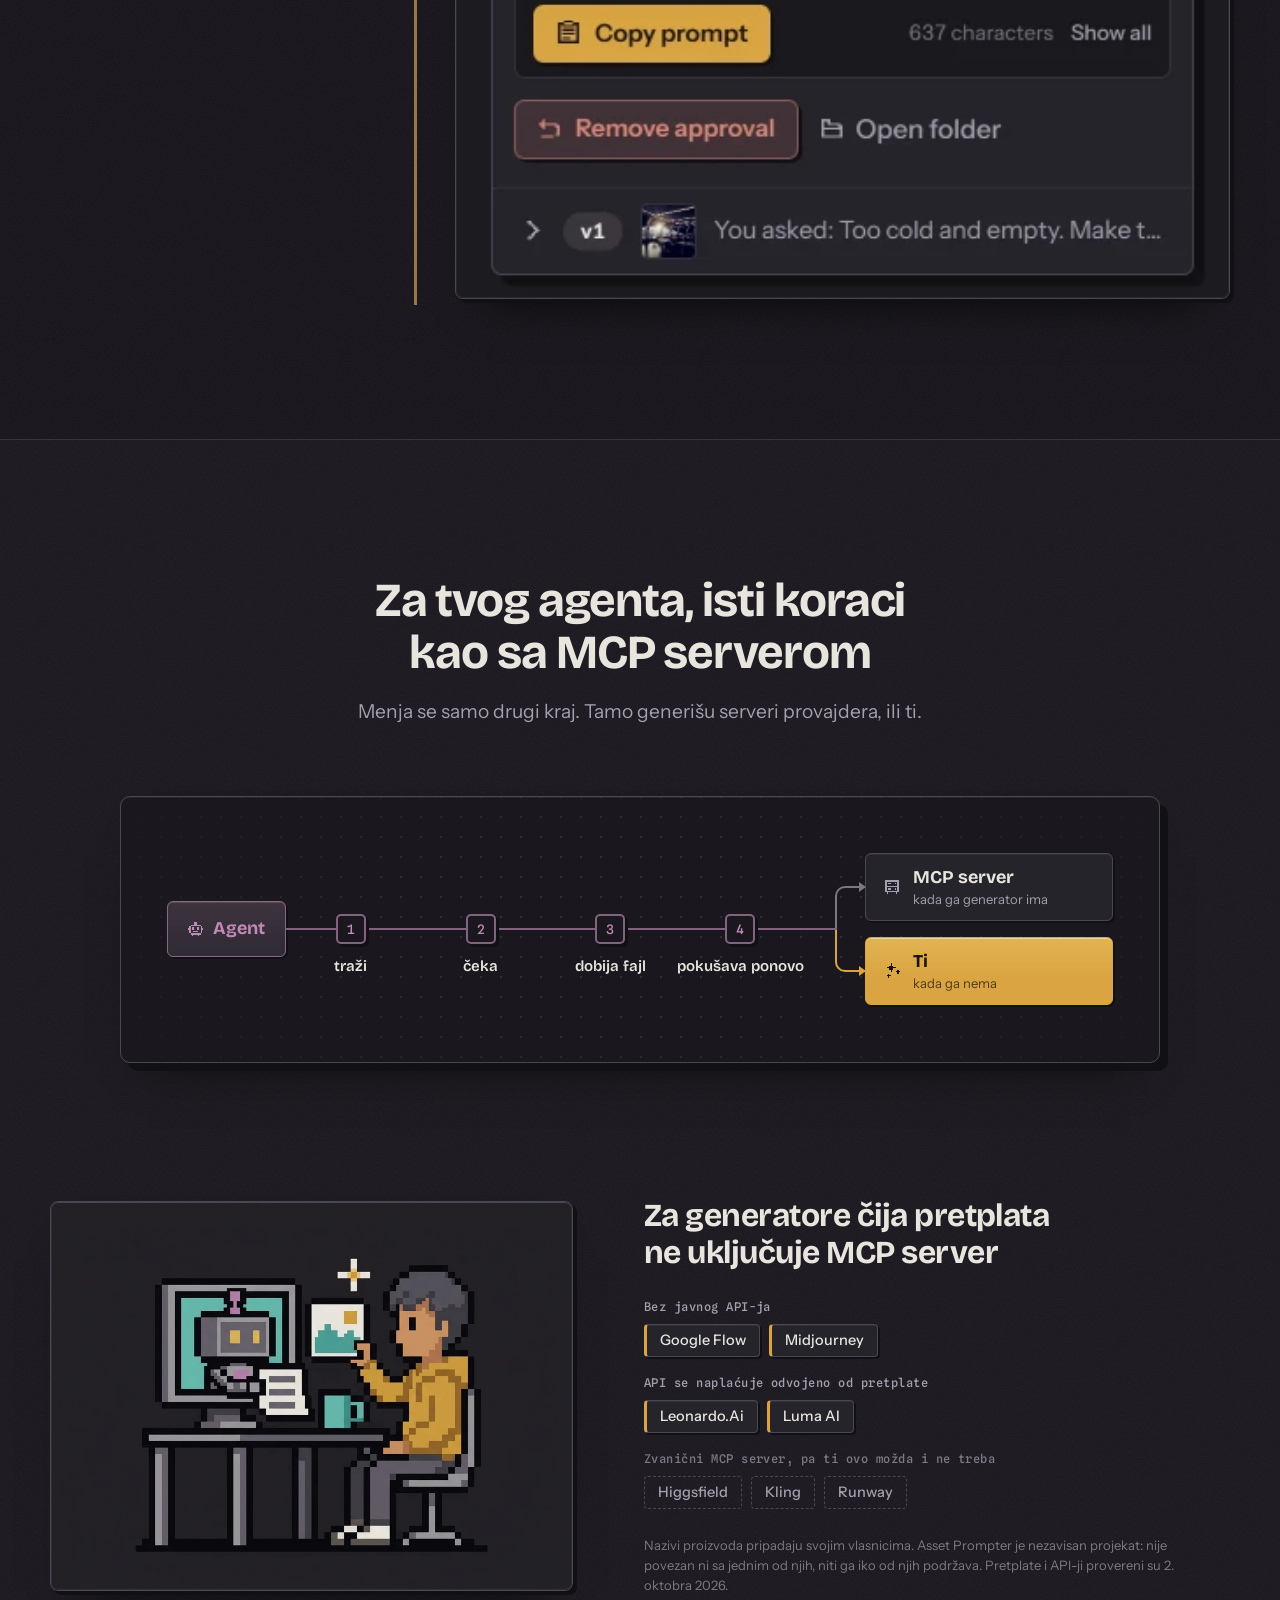
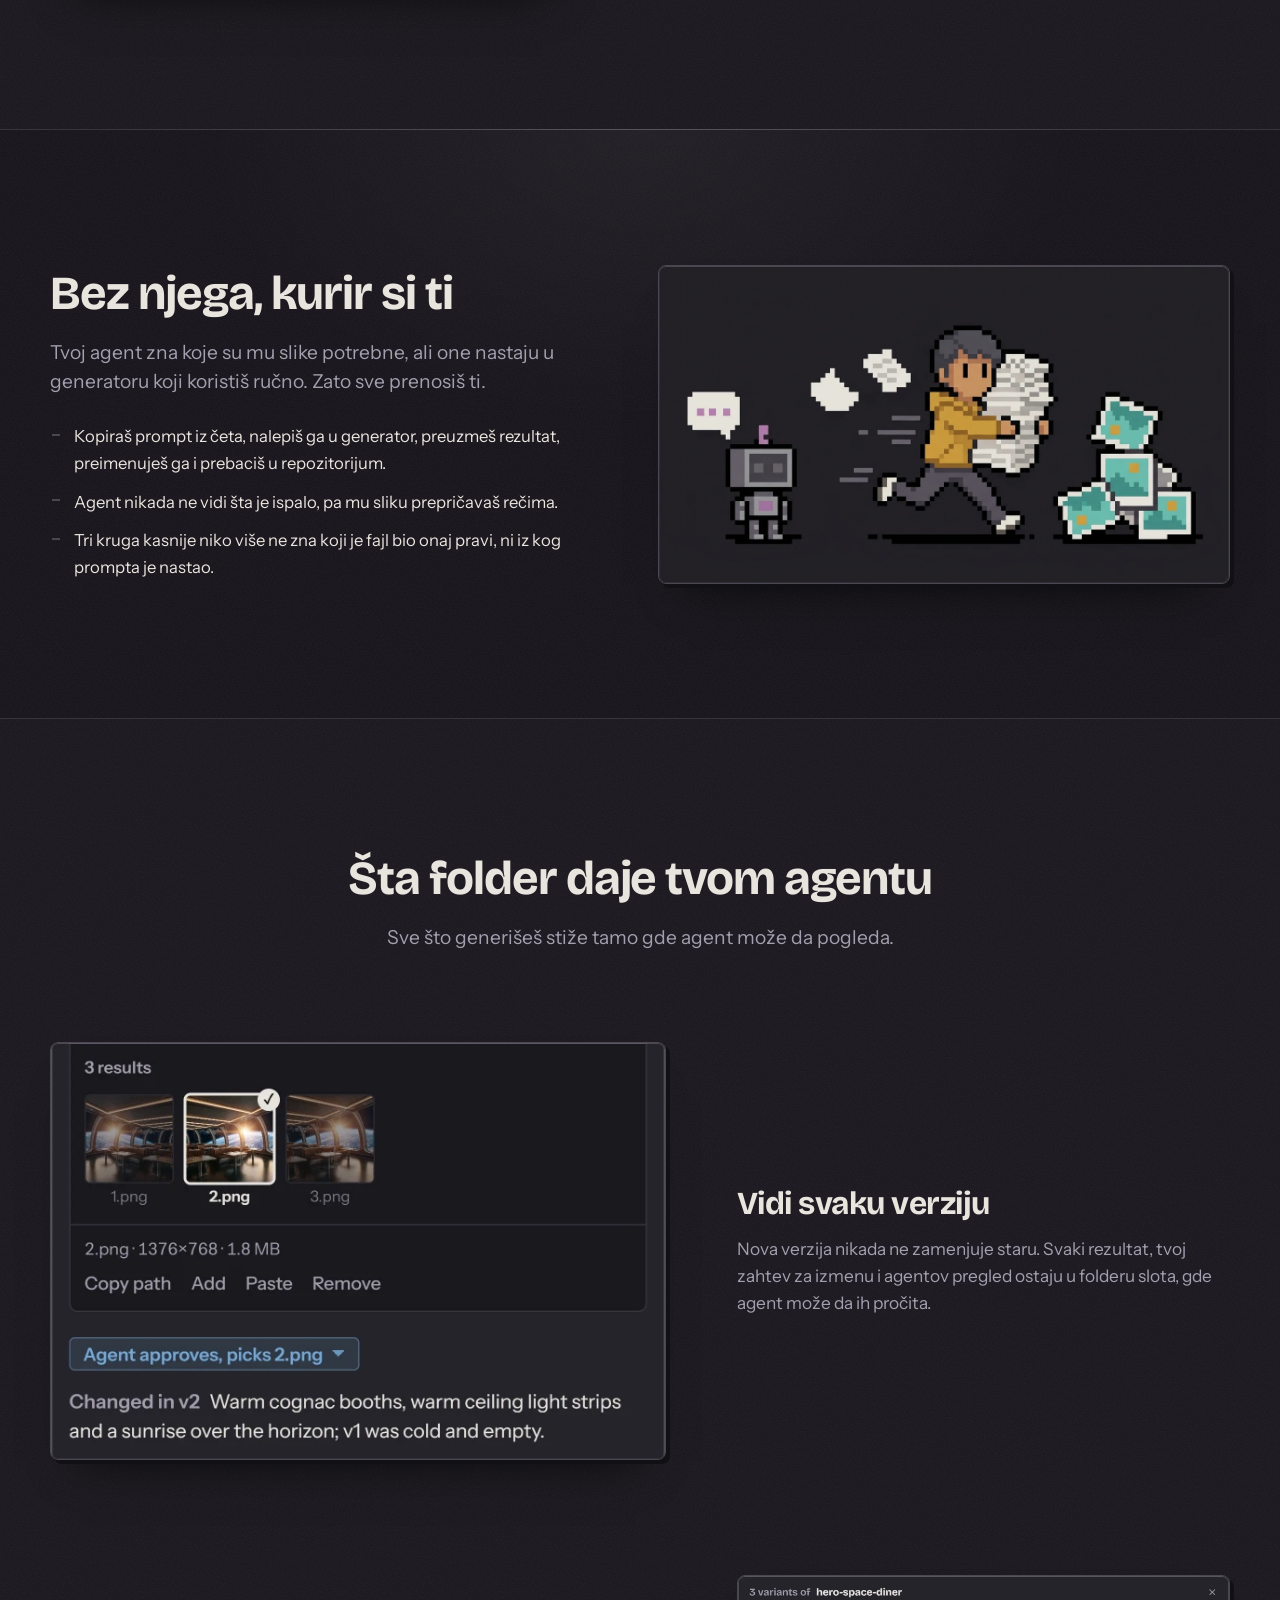
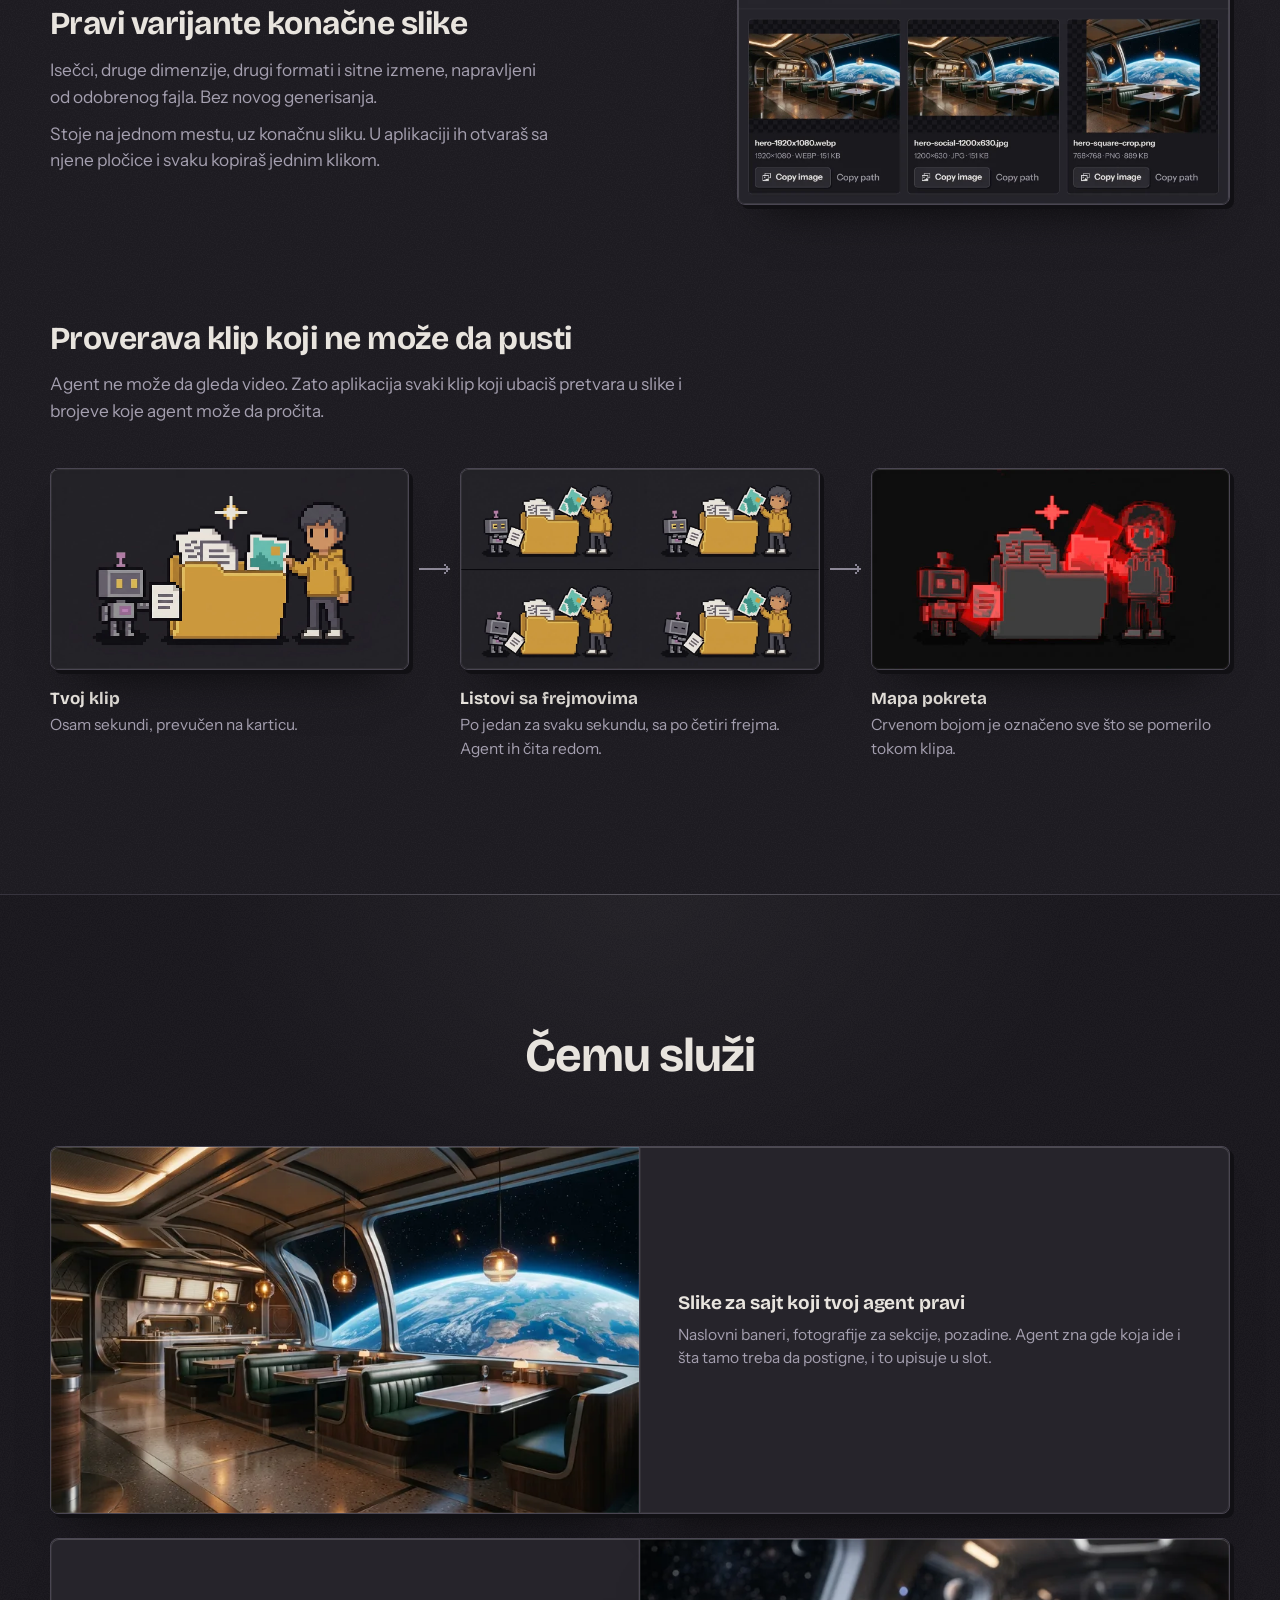
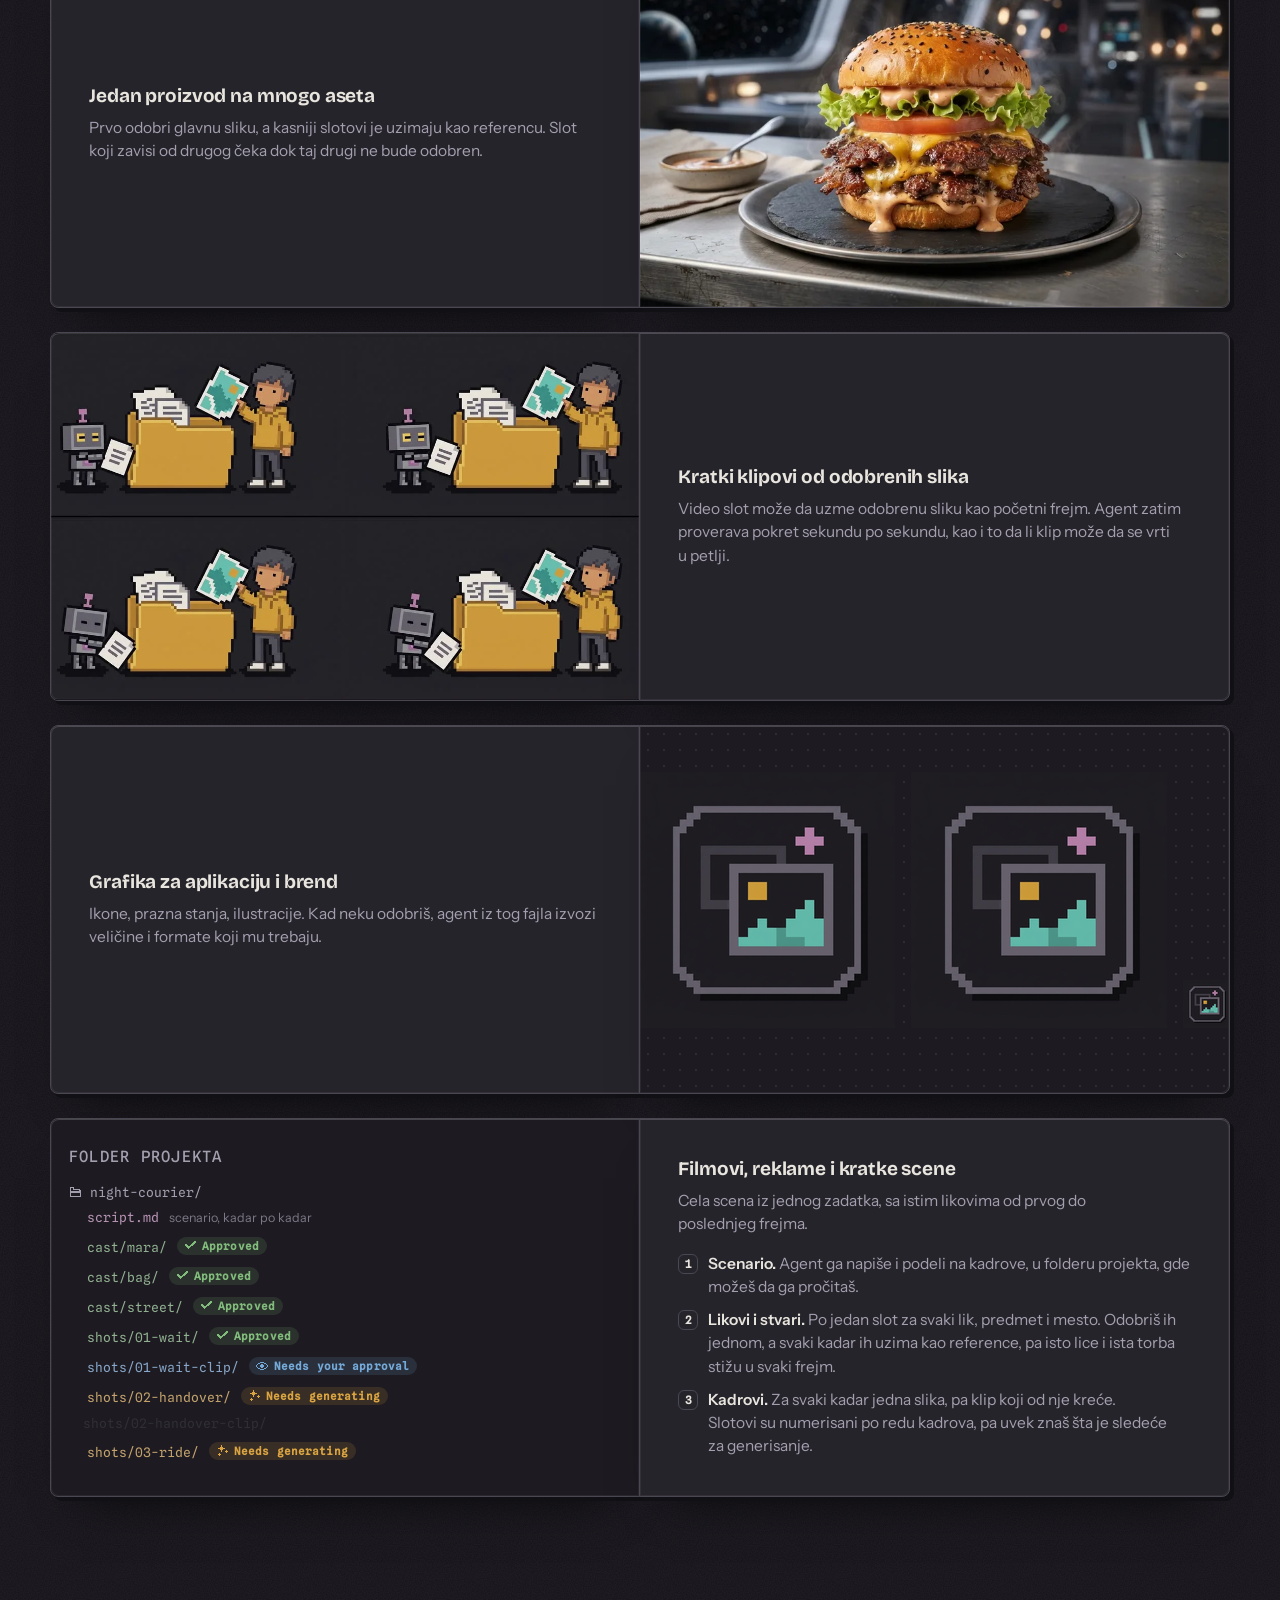
<file: sr/index.html>
<!doctype html>
<!-- generated by tools/build-sr.mjs — do not edit: change index.html, i18n.js or main.js and run it again -->
<html lang="sr-Latn">
  <head>
    <meta charset="utf-8" />
    <meta name="viewport" content="width=device-width, initial-scale=1" />
    <!-- Each language is a page of its own: English in index.html, Serbian in sr/index.html (made from index.html by
         tools/build-sr.mjs, with this same script). It runs first, before anything is fetched or drawn: a reader who
         chose Serbian in the menu and opens the English page goes on to the Serbian one, and an old link with ?lang=
         goes to its language.
         ?lang=en keeps the English page even for that reader, so no address sends back to the one it came from. With
         the script the language menu shows (.i18n); main.js runs it, so without main.js the menu goes again. A page
         opened by the menu (main.js keeps the reader's place for it) plays no entrance (.lang-switched) and holds its
         transitions until main.js has set it as it was (.lang-settling), as when the text changed in place. -->
    <script>
      (function () {
        var root = document.documentElement;
        var asked = (/[?&]lang=([a-z]+)/.exec(location.search) || [])[1];
        var saved = null;
        try {
          saved = localStorage.getItem("lang");
        } catch (e) {}
        // A page opened from a file has no folder index.
        var index = location.protocol === "file:" ? "index.html" : "";
        if (root.lang === "en" && (asked === "sr" || (saved === "sr" && asked !== "en"))) {
          location.replace("sr/" + index + location.hash);
        } else if (root.lang !== "en" && asked === "en") {
          location.replace("../" + index + "?lang=en" + location.hash);
        }
        root.classList.add("i18n");
        try {
          var place = JSON.parse(sessionStorage.getItem("lang-place"));
          if (place && Date.now() - place.at < 10000) root.classList.add("lang-switched", "lang-settling");
        } catch (e) {}
        document.addEventListener("DOMContentLoaded", function () {
          if (!root.classList.contains("js")) root.classList.remove("i18n", "lang-settling");
        });
      })();
    </script>
    <title data-i18n="title">Asset Prompter: promptovi za slike i video od tvog agenta</title>
    <meta
      name="description"
      data-i18n-content="description"
      content="Besplatna lokalna aplikacija za Windows i Linux. Claude Code, Codex ili Cursor piše prompt, a ti sliku ili video praviš u alatu Midjourney ili Google Flow."
    />
    <meta name="robots" content="index, follow, max-image-preview:large, max-snippet:-1, max-video-preview:-1" />
    <meta name="author" content="Đorđe Novaković" />
    <!-- One address per language. The Serbian page, sr/index.html, has the same three alternates and its own canonical. -->
    <link rel="canonical" href="https://assetprompter.com/sr/" />
    <link rel="alternate" hreflang="en" href="https://assetprompter.com/" />
    <link rel="alternate" hreflang="sr" href="https://assetprompter.com/sr/" />
    <link rel="alternate" hreflang="x-default" href="https://assetprompter.com/" />
    <meta name="theme-color" content="#19171d" />
    <meta name="color-scheme" content="dark" />
    <meta name="format-detection" content="telephone=no" />
    <!-- Link previews need absolute addresses. Their texts have keys, so the Serbian page gets Serbian previews, and so
         has the picture (og.image: the Serbian page shows assets/og-sr.jpg, its words in Serbian). -->
    <meta property="og:type" content="website" />
    <meta property="og:site_name" content="Asset Prompter" />
    <meta property="og:locale" data-i18n-content="og.locale" content="sr_RS" />
    <meta property="og:locale:alternate" data-i18n-content="og.locale.alt" content="en_US" />
    <meta property="og:title" data-i18n-content="og.title" content="Asset Prompter: tvoj agent piše prompt, ti praviš sliku" />
    <meta
      property="og:description"
      data-i18n-content="og.description"
      content="Besplatna lokalna aplikacija za Windows i Linux koja prenosi promptove i rezultate između tvog agenta za programiranje i generatora slika ili videa koji koristiš ručno."
    />
    <meta property="og:url" content="https://assetprompter.com/sr/" />
    <meta property="og:image" data-i18n-content="og.image" content="https://assetprompter.com/assets/og-sr.jpg" />
    <meta property="og:image:type" content="image/jpeg" />
    <meta property="og:image:width" content="1200" />
    <meta property="og:image:height" content="630" />
    <meta property="og:image:alt" data-i18n-content="og.alt" content="Asset Prompter: tvoj agent piše prompt, ti praviš sliku. Robot i osoba sa dve strane zajedničkog foldera." />
    <meta name="twitter:card" content="summary_large_image" />
    <meta name="twitter:title" data-i18n-content="og.title" content="Asset Prompter: tvoj agent piše prompt, ti praviš sliku" />
    <meta
      name="twitter:description"
      data-i18n-content="og.description"
      content="Besplatna lokalna aplikacija za Windows i Linux koja prenosi promptove i rezultate između tvog agenta za programiranje i generatora slika ili videa koji koristiš ručno."
    />
    <meta name="twitter:image" data-i18n-content="og.image" content="https://assetprompter.com/assets/og-sr.jpg" />
    <meta name="twitter:image:alt" data-i18n-content="og.alt" content="Asset Prompter: tvoj agent piše prompt, ti praviš sliku. Robot i osoba sa dve strane zajedničkog foldera." />
    <!-- Two facts Slack shows under a link (X ignores them). -->
    <meta name="twitter:label1" data-i18n-content="og.label1" content="Cena" />
    <meta name="twitter:data1" data-i18n-content="og.data1" content="Besplatno" />
    <meta name="twitter:label2" data-i18n-content="og.label2" content="Radi na" />
    <meta name="twitter:data2" content="Windows, Linux" />
    <!-- The icon is favicon.svg; the others are drawn from it for browsers and places that take no SVG. The 192 px PNG
         is the square raster icon search results ask for (at least 48 px). -->
    <link rel="icon" href="../favicon.ico" sizes="32x32" />
    <link rel="icon" type="image/svg+xml" href="../favicon.svg" />
    <link rel="icon" type="image/png" sizes="192x192" href="../icon-192.png" />
    <link rel="apple-touch-icon" href="../apple-touch-icon.png" />
    <link rel="manifest" href="../site.webmanifest" />
    <!-- The page as Markdown, and its short summary, for AI assistants and agents (llms-full.txt, llms.txt). Both are
         English, so the Serbian page keeps only describedby (tools/build-sr.mjs leaves the alternate out). -->
    <link rel="describedby" type="text/markdown" href="https://assetprompter.com/llms.txt" />
    <meta name="apple-mobile-web-app-title" content="Asset Prompter" />
    <!-- The fonts the hero is drawn in; the rest are found in styles.css. A font is fetched in CORS mode, so a preload
         needs crossorigin to be used. The Serbian page preloads the Serbian file of each as well (-sr.woff2, its
         letters with marks; tools/build-sr.mjs adds them). -->
    <link rel="preload" href="../assets/fonts/bricolage-grotesque-v9-latin.woff2" as="font" type="font/woff2" crossorigin />
    <link rel="preload" href="../assets/fonts/bricolage-grotesque-v9-sr.woff2" as="font" type="font/woff2" crossorigin />
    <link rel="preload" href="../assets/fonts/instrument-sans-v4-latin.woff2" as="font" type="font/woff2" crossorigin />
    <link rel="preload" href="../assets/fonts/instrument-sans-v4-sr.woff2" as="font" type="font/woff2" crossorigin />
    <link rel="stylesheet" href="../styles.css?v=w2-052" />
    <!-- What search engines and AI answers read about the page. Its texts are copies of the page's: the page's name and
         description are the title and the description above, the app's description is hero.sub, the questions and answers
         are faq.1.q to faq.7.a word for word, without markup. Only the features, the app's subcategory, its requirements,
         its audience, its keywords and the names of its about topics have no element; their Serbian is ld.feature.1 to
         ld.feature.8, ld.subcategory, ld.requirements, ld.audience, ld.keywords and ld.about.1 to ld.about.5 in i18n.js. The agents and generators the page names are in mentions, with their Wikidata item
         where there is one. Change it together with those texts. tools/build-sr.mjs writes the Serbian block of
         sr/index.html from this one and stops if a text here is no longer the page's. -->
    <script type="application/ld+json">
      {
        "@context": "https://schema.org",
        "@graph": [
          {
            "@type": "WebSite",
            "@id": "https://assetprompter.com/#website",
            "url": "https://assetprompter.com/",
            "name": "Asset Prompter",
            "alternateName": [
              "AssetPrompter",
              "assetprompter.com"
            ],
            "inLanguage": [
              "en",
              "sr-Latn"
            ],
            "image": {
              "@type": "ImageObject",
              "@id": "https://assetprompter.com/#icon",
              "url": "https://assetprompter.com/icon-512.png",
              "contentUrl": "https://assetprompter.com/icon-512.png",
              "width": 512,
              "height": 512
            },
            "publisher": {
              "@id": "https://assetprompter.com/#author"
            }
          },
          {
            "@type": "WebPage",
            "@id": "https://assetprompter.com/sr/#webpage",
            "url": "https://assetprompter.com/sr/",
            "name": "Asset Prompter: promptovi za slike i video od tvog agenta",
            "description": "Besplatna lokalna aplikacija za Windows i Linux. Claude Code, Codex ili Cursor piše prompt, a ti sliku ili video praviš u alatu Midjourney ili Google Flow.",
            "inLanguage": "sr-Latn",
            "isPartOf": {
              "@id": "https://assetprompter.com/#website"
            },
            "about": {
              "@id": "https://assetprompter.com/#app"
            },
            "mainEntity": {
              "@id": "https://assetprompter.com/#app"
            },
            "mentions": [
              {
                "@type": "Thing",
                "name": "Claude Code",
                "sameAs": "https://www.wikidata.org/wiki/Q138457287"
              },
              {
                "@type": "Thing",
                "name": "Codex",
                "sameAs": "https://www.wikidata.org/wiki/Q138940795"
              },
              {
                "@type": "Thing",
                "name": "Cursor",
                "sameAs": "https://www.wikidata.org/wiki/Q131980386"
              },
              {
                "@type": "Thing",
                "name": "Gemini CLI"
              },
              {
                "@type": "Thing",
                "name": "GitHub Copilot",
                "sameAs": "https://www.wikidata.org/wiki/Q107435063"
              },
              {
                "@type": "Thing",
                "name": "OpenCode"
              },
              {
                "@type": "Thing",
                "name": "Antigravity",
                "sameAs": "https://www.wikidata.org/wiki/Q136827654"
              },
              {
                "@type": "CreativeWork",
                "name": "ChatGPT Images",
                "isPartOf": {
                  "@type": "CreativeWork",
                  "name": "ChatGPT",
                  "sameAs": "https://www.wikidata.org/wiki/Q115564437"
                }
              },
              {
                "@type": "Thing",
                "name": "Dreamina"
              },
              {
                "@type": "Thing",
                "name": "Google Flow",
                "sameAs": "https://www.wikidata.org/wiki/Q140560557"
              },
              {
                "@type": "Thing",
                "name": "Grok Imagine"
              },
              {
                "@type": "Thing",
                "name": "Leonardo.Ai",
                "sameAs": "https://www.wikidata.org/wiki/Q124157014"
              },
              {
                "@type": "Thing",
                "name": "Luma AI"
              },
              {
                "@type": "Thing",
                "name": "Midjourney",
                "sameAs": "https://www.wikidata.org/wiki/Q113070628"
              },
              {
                "@type": "Thing",
                "name": "Model Context Protocol (MCP)",
                "sameAs": "https://www.wikidata.org/wiki/Q133436854"
              }
            ],
            "primaryImageOfPage": {
              "@type": "ImageObject",
              "url": "https://assetprompter.com/assets/og-sr.jpg",
              "width": 1200,
              "height": 630
            },
            "dateModified": "2026-10-14"
          },
          {
            "@type": "SoftwareApplication",
            "@id": "https://assetprompter.com/#app",
            "name": "Asset Prompter",
            "url": "https://assetprompter.com/",
            "description": "Asset Prompter je mala lokalna aplikacija koja prenosi promptove i rezultate između tvog agenta za programiranje i generatora slika ili videa koji koristiš ručno.",
            "applicationCategory": "DeveloperApplication",
            "applicationSubCategory": "Prenos promptova i rezultata između agenta za programiranje i generatora slika ili videa",
            "operatingSystem": "Windows, Linux",
            "softwareRequirements": "Bun; ffmpeg za listove sa frejmovima i mapu pokreta video klipova. Setup instalira oba na Windowsu i Linuxu; na macOS-u Bun instaliraš ručno.",
            "isAccessibleForFree": true,
            "license": "https://opensource.org/license/mit",
            "offers": {
              "@type": "Offer",
              "price": "0",
              "priceCurrency": "USD"
            },
            "downloadUrl": "https://github.com/Djordje1998/asset-prompter/archive/refs/heads/master.zip",
            "installUrl": "https://github.com/Djordje1998/asset-prompter/blob/master/AGENT-INSTALL.md",
            "releaseNotes": "https://github.com/Djordje1998/asset-prompter/blob/master/CHANGELOG.md",
            "softwareHelp": {
              "@type": "CreativeWork",
              "url": "https://github.com/Djordje1998/asset-prompter/blob/master/README.md"
            },
            "image": {
              "@id": "https://assetprompter.com/#icon"
            },
            "screenshot": [
              "https://assetprompter.com/assets/app/2-result.webp",
              "https://assetprompter.com/assets/app/7-approved.webp",
              "https://assetprompter.com/assets/shots/variants-dialog.webp"
            ],
            "audience": {
              "@type": "Audience",
              "audienceType": "Ljudi koji sa agentom za programiranje prave sajtove, aplikacije i druge projekte, a slike i video za njih prave ručno u generatoru kao što su Midjourney, Google Flow ili ChatGPT Images"
            },
            "keywords": [
              "promptovi za slike od agenta za programiranje",
              "promptovi za video od agenta za programiranje",
              "Claude Code slike",
              "Codex slike",
              "Cursor slike",
              "Midjourney",
              "Google Flow",
              "ChatGPT Images",
              "prenos promptova za slike",
              "AI slike i video za sajt",
              "bez API ključa",
              "alternativa MCP serveru za generatore bez API-ja",
              "lokalna aplikacija",
              "Windows",
              "Linux",
              "besplatno"
            ],
            "about": [
              {
                "@type": "Thing",
                "name": "Generativna veštačka inteligencija",
                "sameAs": "https://www.wikidata.org/wiki/Q117246174"
              },
              {
                "@type": "Thing",
                "name": "Model za generisanje slika iz teksta",
                "sameAs": "https://www.wikidata.org/wiki/Q113940039"
              },
              {
                "@type": "Thing",
                "name": "Model za generisanje videa iz teksta",
                "sameAs": "https://www.wikidata.org/wiki/Q115517227"
              },
              {
                "@type": "Thing",
                "name": "Prompt inženjering",
                "sameAs": "https://www.wikidata.org/wiki/Q108941486"
              },
              {
                "@type": "Thing",
                "name": "Agent veštačke inteligencije",
                "sameAs": "https://www.wikidata.org/wiki/Q132451509"
              }
            ],
            "featureList": [
              "Tvoj agent za programiranje upisuje svaki prompt za sliku ili video u slot, sa podešavanjima",
              "Ti generišeš ručno, u bilo kom alatu, i rezultat spuštaš na karticu slota",
              "Radi sa alatima Claude Code, Codex, Cursor, Gemini CLI, GitHub Copilot, OpenCode i Antigravity, i sa svakim agentom koji radi sa fajlovima",
              "Preseti za ChatGPT Images, Dreaminu, Google Flow, Grok Imagine, Leonardo.Ai, Lumu i Midjourney",
              "Svaka verzija, svaki rezultat, zahtev za izmenu i pregled ostaju u folderu slota, kao obični fajlovi",
              "Jednim klikom odobravaš rezultat i on postaje konačan; iz tog fajla agent izvozi veličine i formate koji mu trebaju",
              "Svaki video klip pretvara u listove sa frejmovima i mapu pokreta, koje agent može da pročita",
              "Radi na tvom računaru i sluša samo na 127.0.0.1, bez naloga i bez API ključa"
            ],
            "author": {
              "@id": "https://assetprompter.com/#author"
            },
            "sameAs": [
              "https://github.com/Djordje1998/asset-prompter"
            ]
          },
          {
            "@type": "SoftwareSourceCode",
            "@id": "https://assetprompter.com/#source",
            "codeRepository": "https://github.com/Djordje1998/asset-prompter",
            "programmingLanguage": "TypeScript",
            "runtimePlatform": "Bun",
            "license": "https://opensource.org/license/mit",
            "targetProduct": {
              "@id": "https://assetprompter.com/#app"
            },
            "author": {
              "@id": "https://assetprompter.com/#author"
            }
          },
          {
            "@type": "Person",
            "@id": "https://assetprompter.com/#author",
            "name": "Đorđe Novaković",
            "alternateName": [
              "Djordje Novaković",
              "Djordje1998"
            ],
            "url": "https://github.com/Djordje1998",
            "sameAs": [
              "https://github.com/Djordje1998",
              "https://www.linkedin.com/in/dj-nov"
            ]
          },
          {
            "@type": "FAQPage",
            "@id": "https://assetprompter.com/sr/#questions",
            "inLanguage": "sr-Latn",
            "isPartOf": {
              "@id": "https://assetprompter.com/#website"
            },
            "about": {
              "@id": "https://assetprompter.com/#app"
            },
            "mainEntity": [
              {
                "@type": "Question",
                "name": "Sa kojim agentima radi?",
                "acceptedAnswer": {
                  "@type": "Answer",
                  "text": "Sa svakim agentom koji može da čita i piše fajlove u folderu projekta i da prati pisano uputstvo. To uputstvo, HOW-TO-USE.md, aplikacija upisuje u svaki projekat. Ako agent ume i da pokrene komandu u pozadini i da se probudi kada se ona završi, budi ga „Notify agent”. Ako ne ume, u četu mu napišeš „gotovo”."
                }
              },
              {
                "@type": "Question",
                "name": "Sa kojim generatorima?",
                "acceptedAnswer": {
                  "@type": "Answer",
                  "text": "Sa svakim alatom u koji možeš da nalepiš prompt i iz kog dobijaš fajl. Preset govori agentu koje modele, režime, odnose stranica i trajanja alat nudi, a aplikacija te upozorava kada se rezultat ne poklapa. Uključeni su preseti za ChatGPT Images, Dreaminu, Google Flow, Grok Imagine, Leonardo.Ai, Lumu i Midjourney, a svaki slot može da koristi bilo koji od njih, pa jedan projekat može da kombinuje alate. Svaki preset je kratak tekstualni fajl koji možeš da kopiraš i prilagodiš drugom alatu."
                }
              },
              {
                "@type": "Question",
                "name": "Moj generator ima MCP server. Da li mi ovo i dalje treba?",
                "acceptedAnswer": {
                  "@type": "Answer",
                  "text": "Možda i ne. Nekoliko generatora sada nudi zvanični MCP server preko kog agent može da generiše u okviru tvoje pretplate, među njima Higgsfield, Ideogram, Krea i Runway. Asset Prompter i tu pomaže ako želiš da svaki rezultat lično biraš i odobravaš i da svaku verziju čuvaš u folderu, ili ako koristiš mogućnosti koje alat zadržava samo za svoju aplikaciju."
                }
              },
              {
                "@type": "Question",
                "name": "Da li mi je agent uopšte potreban?",
                "acceptedAnswer": {
                  "@type": "Answer",
                  "text": "Nije. Preko „New slot” promptove možeš da pišeš i bez agenta. I dalje dobijaš verzije, rezultate jedne pored drugih i policu sa odobrenim fajlovima."
                }
              },
              {
                "@type": "Question",
                "name": "Da li išta napušta moj računar?",
                "acceptedAnswer": {
                  "@type": "Answer",
                  "text": "Aplikacija sluša samo na 127.0.0.1, ne traži nalog i sve čuva u folderu tvog projekta. Dve stvari ipak izlaze: interfejs učitava fontove sa servisa Google Fonts, a sve što nalepiš u generator odlazi tom generatoru."
                }
              },
              {
                "@type": "Question",
                "name": "Koliko košta?",
                "acceptedAnswer": {
                  "@type": "Answer",
                  "text": "Ništa. Plaćaš svoj generator i svog agenta, kao i do sada."
                }
              },
              {
                "@type": "Question",
                "name": "Mogu li da izmenim aset nakon što ga odobrim?",
                "acceptedAnswer": {
                  "@type": "Answer",
                  "text": "Da. Ukloni odobrenje u „Details” da ponovo otvoriš slot, ili kloniraj slot da probaš drugi pravac, a original sačuvaš."
                }
              }
            ]
          }
        ]
      }
    </script>
  </head>
  <body id="top">
    <svg xmlns="http://www.w3.org/2000/svg" class="sprite" aria-hidden="true">
      <symbol id="i-clipboard" viewBox="0 0 12 12"><path d="M4 0h4v1h-4zM1 1h3v1h-3zM8 1h3v1h-3zM1 2h1v1h-1zM3 2h6v1h-6zM10 2h1v1h-1zM1 3h1v1h-1zM10 3h1v1h-1zM1 4h1v1h-1zM3 4h6v1h-6zM10 4h1v1h-1zM1 5h1v1h-1zM10 5h1v1h-1zM1 6h1v1h-1zM3 6h6v1h-6zM10 6h1v1h-1zM1 7h1v1h-1zM10 7h1v1h-1zM1 8h1v1h-1zM3 8h4v1h-4zM10 8h1v1h-1zM1 9h1v1h-1zM10 9h1v1h-1zM1 10h10v1h-10z"/></symbol>
      <symbol id="i-check" viewBox="0 0 12 12"><path d="M10 1h2v1h-2zM9 2h3v1h-3zM8 3h3v1h-3zM1 4h2v1h-2zM7 4h3v1h-3zM1 5h3v1h-3zM6 5h3v1h-3zM2 6h5v1h-5zM3 7h3v1h-3zM4 8h1v1h-1z"/></symbol>
      <symbol id="i-pencil" viewBox="0 0 12 12"><path d="M8 0h2v1h-2zM7 1h1v1h-1zM10 1h1v1h-1zM6 2h1v1h-1zM9 2h2v1h-2zM5 3h1v1h-1zM8 3h1v1h-1zM10 3h1v1h-1zM4 4h1v1h-1zM7 4h1v1h-1zM9 4h1v1h-1zM3 5h1v1h-1zM6 5h1v1h-1zM8 5h1v1h-1zM2 6h1v1h-1zM5 6h1v1h-1zM7 6h1v1h-1zM1 7h1v1h-1zM4 7h1v1h-1zM6 7h1v1h-1zM1 8h3v1h-3zM5 8h1v1h-1zM1 9h4v1h-4zM1 10h2v1h-2z"/></symbol>
      <symbol id="i-folder" viewBox="0 0 12 12"><path d="M1 1h4v1h-4zM1 2h1v1h-1zM4 2h1v1h-1zM1 3h1v1h-1zM4 3h6v1h-6zM1 4h1v1h-1zM9 4h2v1h-2zM1 5h10v1h-10zM1 6h1v1h-1zM10 6h1v1h-1zM1 7h1v1h-1zM10 7h1v1h-1zM1 8h1v1h-1zM10 8h1v1h-1zM1 9h10v1h-10z"/></symbol>
      <symbol id="i-robot" viewBox="0 0 12 12"><path d="M5 0h2v1h-2zM5 1h2v1h-2zM2 2h8v1h-8zM1 3h1v1h-1zM10 3h1v1h-1zM1 4h1v1h-1zM3 4h2v1h-2zM7 4h2v1h-2zM10 4h1v1h-1zM0 5h2v1h-2zM3 5h2v1h-2zM7 5h2v1h-2zM10 5h2v1h-2zM1 6h1v1h-1zM10 6h1v1h-1zM1 7h1v1h-1zM4 7h4v1h-4zM10 7h1v1h-1zM1 8h1v1h-1zM10 8h1v1h-1zM2 9h8v1h-8zM3 10h1v1h-1zM8 10h1v1h-1z"/></symbol>
      <symbol id="i-eye" viewBox="0 0 12 12"><path d="M4 2h4v1h-4zM2 3h2v1h-2zM8 3h2v1h-2zM1 4h1v1h-1zM5 4h2v1h-2zM10 4h1v1h-1zM0 5h1v1h-1zM4 5h4v1h-4zM11 5h1v1h-1zM0 6h1v1h-1zM4 6h4v1h-4zM11 6h1v1h-1zM1 7h1v1h-1zM5 7h2v1h-2zM10 7h1v1h-1zM2 8h2v1h-2zM8 8h2v1h-2zM4 9h4v1h-4z"/></symbol>
      <symbol id="i-spark" viewBox="0 0 12 12"><path d="M5 0h1v1h-1zM5 1h1v1h-1zM4 2h3v1h-3zM2 3h7v1h-7zM4 4h3v1h-3zM5 5h1v1h-1zM10 5h1v1h-1zM5 6h1v1h-1zM9 6h3v1h-3zM10 7h1v1h-1zM3 8h1v1h-1zM2 9h3v1h-3zM3 10h1v1h-1z"/></symbol>
      <symbol id="i-image" viewBox="0 0 12 12"><path d="M0 1h12v1h-12zM0 2h1v1h-1zM11 2h1v1h-1zM0 3h1v1h-1zM2 3h2v1h-2zM11 3h1v1h-1zM0 4h1v1h-1zM2 4h2v1h-2zM11 4h1v1h-1zM0 5h1v1h-1zM8 5h1v1h-1zM11 5h1v1h-1zM0 6h1v1h-1zM7 6h3v1h-3zM11 6h1v1h-1zM0 7h1v1h-1zM3 7h1v1h-1zM6 7h5v1h-5zM0 8h1v1h-1zM2 8h3v1h-3zM6 8h6v1h-6zM0 9h12v1h-12z"/></symbol>
      <symbol id="i-chevron" viewBox="0 0 12 12"><path d="M3 1h2v1h-2zM4 2h2v1h-2zM5 3h2v1h-2zM6 4h2v1h-2zM7 5h2v1h-2zM6 6h2v1h-2zM5 7h2v1h-2zM4 8h2v1h-2zM3 9h2v1h-2z"/></symbol>
      <symbol id="i-download" viewBox="0 0 12 12"><path d="M5 0h2v1h-2zM5 1h2v1h-2zM5 2h2v1h-2zM5 3h2v1h-2zM2 4h2v1h-2zM5 4h2v1h-2zM8 4h2v1h-2zM3 5h6v1h-6zM4 6h4v1h-4zM5 7h2v1h-2zM1 9h2v1h-2zM9 9h2v1h-2zM1 10h10v1h-10z"/></symbol>
      <symbol id="i-sheet" viewBox="0 0 12 12"><path d="M2 0h8v1h-8zM2 1h1v1h-1zM9 1h1v1h-1zM2 2h1v1h-1zM9 2h1v1h-1zM2 3h1v1h-1zM9 3h1v1h-1zM2 4h1v1h-1zM9 4h1v1h-1zM2 5h1v1h-1zM9 5h1v1h-1zM2 6h1v1h-1zM9 6h1v1h-1zM2 7h1v1h-1zM9 7h1v1h-1zM2 8h1v1h-1zM9 8h1v1h-1zM2 9h1v1h-1zM9 9h1v1h-1zM2 10h1v1h-1zM9 10h1v1h-1zM2 11h8v1h-8zM4 3h4v1h-4zM4 5h4v1h-4zM4 7h3v1h-3z"/></symbol>
      <symbol id="i-star" viewBox="0 0 12 12"><path d="M5 0h2v1h-2zM5 1h2v1h-2zM4 2h4v1h-4zM4 3h4v1h-4zM0 4h12v1h-12zM1 5h10v1h-10zM2 6h8v1h-8zM3 7h6v1h-6zM2 8h8v1h-8zM2 9h3v1h-3zM7 9h3v1h-3zM1 10h2v1h-2zM9 10h2v1h-2z"/></symbol>
      <symbol id="i-server" viewBox="0 0 12 12"><path d="M1 1h10v1h-10zM1 2h1v1h-1zM10 2h1v1h-1zM1 3h1v1h-1zM3 3h2v1h-2zM8 3h1v1h-1zM10 3h1v1h-1zM1 4h1v1h-1zM10 4h1v1h-1zM1 5h10v1h-10zM1 6h1v1h-1zM10 6h1v1h-1zM1 7h1v1h-1zM3 7h2v1h-2zM8 7h1v1h-1zM10 7h1v1h-1zM1 8h1v1h-1zM10 8h1v1h-1zM1 9h10v1h-10zM2 10h1v1h-1zM9 10h1v1h-1z"/></symbol>
      <symbol id="logo" viewBox="0 0 16 16"><rect x="12" y="1" width="1" height="1" fill="#c08ab5"/><rect x="11" y="2" width="3" height="1" fill="#c08ab5"/><rect x="1" y="3" width="9" height="1" fill="#4a4652"/><rect x="12" y="3" width="1" height="1" fill="#c08ab5"/><rect x="1" y="4" width="1" height="1" fill="#4a4652"/><rect x="9" y="4" width="1" height="1" fill="#4a4652"/><rect x="1" y="5" width="1" height="1" fill="#4a4652"/><rect x="4" y="5" width="11" height="1" fill="#6e6878"/><rect x="1" y="6" width="1" height="1" fill="#4a4652"/><rect x="4" y="6" width="1" height="1" fill="#6e6878"/><rect x="14" y="6" width="1" height="1" fill="#6e6878"/><rect x="1" y="7" width="1" height="1" fill="#4a4652"/><rect x="4" y="7" width="1" height="1" fill="#6e6878"/><rect x="6" y="7" width="2" height="1" fill="#d9a441"/><rect x="14" y="7" width="1" height="1" fill="#6e6878"/><rect x="1" y="8" width="1" height="1" fill="#4a4652"/><rect x="4" y="8" width="1" height="1" fill="#6e6878"/><rect x="6" y="8" width="2" height="1" fill="#d9a441"/><rect x="14" y="8" width="1" height="1" fill="#6e6878"/><rect x="1" y="9" width="3" height="1" fill="#4a4652"/><rect x="4" y="9" width="1" height="1" fill="#6e6878"/><rect x="12" y="9" width="1" height="1" fill="#6cc4b8"/><rect x="14" y="9" width="1" height="1" fill="#6e6878"/><rect x="4" y="10" width="1" height="1" fill="#6e6878"/><rect x="11" y="10" width="2" height="1" fill="#6cc4b8"/><rect x="14" y="10" width="1" height="1" fill="#6e6878"/><rect x="4" y="11" width="1" height="1" fill="#6e6878"/><rect x="7" y="11" width="1" height="1" fill="#6cc4b8"/><rect x="10" y="11" width="4" height="1" fill="#6cc4b8"/><rect x="14" y="11" width="1" height="1" fill="#6e6878"/><rect x="4" y="12" width="1" height="1" fill="#6e6878"/><rect x="6" y="12" width="3" height="1" fill="#6cc4b8"/><rect x="9" y="12" width="1" height="1" fill="#4f9e94"/><rect x="10" y="12" width="4" height="1" fill="#6cc4b8"/><rect x="14" y="12" width="1" height="1" fill="#6e6878"/><rect x="4" y="13" width="1" height="1" fill="#6e6878"/><rect x="5" y="13" width="4" height="1" fill="#6cc4b8"/><rect x="9" y="13" width="3" height="1" fill="#4f9e94"/><rect x="12" y="13" width="2" height="1" fill="#6cc4b8"/><rect x="14" y="13" width="1" height="1" fill="#6e6878"/><rect x="4" y="14" width="11" height="1" fill="#6e6878"/></symbol>
      <symbol id="i-lock" viewBox="0 0 12 12"><path d="M4 0h4v1h-4zM3 1h1v1h-1zM8 1h1v1h-1zM3 2h1v1h-1zM8 2h1v1h-1zM3 3h1v1h-1zM8 3h1v1h-1zM1 4h10v1h-10zM1 5h1v1h-1zM10 5h1v1h-1zM1 6h1v1h-1zM5 6h2v1h-2zM10 6h1v1h-1zM1 7h1v1h-1zM5 7h2v1h-2zM10 7h1v1h-1zM1 8h1v1h-1zM6 8h1v1h-1zM10 8h1v1h-1zM1 9h1v1h-1zM10 9h1v1h-1zM1 10h10v1h-10z"/></symbol>
      <symbol id="i-undo" viewBox="0 0 12 12"><path d="M3 1h1v1h-1zM2 2h2v1h-2zM1 3h9v1h-9zM2 4h2v1h-2zM9 4h2v1h-2zM3 5h1v1h-1zM10 5h1v1h-1zM10 6h1v1h-1zM10 7h1v1h-1zM9 8h2v1h-2zM2 9h6v1h-6z"/></symbol>
      <symbol id="i-globe" viewBox="0 0 12 12"><path d="M3 0h5v1h-5zM2 1h1v1h-1zM4 1h1v1h-1zM6 1h1v1h-1zM8 1h1v1h-1zM1 2h1v1h-1zM3 2h1v1h-1zM7 2h1v1h-1zM9 2h1v1h-1zM0 3h1v1h-1zM3 3h1v1h-1zM7 3h1v1h-1zM10 3h1v1h-1zM0 4h1v1h-1zM3 4h1v1h-1zM7 4h1v1h-1zM10 4h1v1h-1zM0 5h11v1h-11zM0 6h1v1h-1zM3 6h1v1h-1zM7 6h1v1h-1zM10 6h1v1h-1zM0 7h1v1h-1zM3 7h1v1h-1zM7 7h1v1h-1zM10 7h1v1h-1zM1 8h1v1h-1zM3 8h1v1h-1zM7 8h1v1h-1zM9 8h1v1h-1zM2 9h1v1h-1zM4 9h1v1h-1zM6 9h1v1h-1zM8 9h1v1h-1zM3 10h5v1h-5z"/></symbol>
      <symbol id="i-play" viewBox="0 0 12 12"><path d="M3 1h1v1h-1zM3 2h2v1h-2zM3 3h3v1h-3zM3 4h4v1h-4zM3 5h5v1h-5zM3 6h5v1h-5zM3 7h4v1h-4zM3 8h3v1h-3zM3 9h2v1h-2zM3 10h1v1h-1z"/></symbol>
      <symbol id="i-pause" viewBox="0 0 12 12"><path d="M2 1h3v10h-3zM7 1h3v10h-3z"/></symbol>
      <symbol id="i-sound" viewBox="0 0 12 12"><path d="M1 4h2v4h-2zM3 3h1v6h-1zM4 2h1v8h-1zM5 1h1v10h-1zM7 4h1v4h-1zM9 2h1v8h-1z"/></symbol>
      <symbol id="i-muted" viewBox="0 0 12 12"><path d="M1 4h2v4h-2zM3 3h1v6h-1zM4 2h1v8h-1zM5 1h1v10h-1zM7 4h1v1h-1zM10 4h1v1h-1zM8 5h2v2h-2zM7 7h1v1h-1zM10 7h1v1h-1z"/></symbol>
      <symbol id="i-expand" viewBox="0 0 12 12"><path d="M1 1h4v1h-4zM1 2h1v3h-1zM7 1h4v1h-4zM10 2h1v3h-1zM1 7h1v3h-1zM1 10h4v1h-4zM10 7h1v3h-1zM7 10h4v1h-4z"/></symbol>
      <symbol id="i-shrink" viewBox="0 0 12 12"><path d="M4 1h1v3h-1zM1 4h4v1h-4zM7 1h1v3h-1zM7 4h4v1h-4zM1 7h4v1h-4zM4 8h1v3h-1zM7 7h4v1h-4zM7 8h1v3h-1z"/></symbol>
      <symbol id="i-info" viewBox="0 0 12 12"><path d="M3 0h6v1h-6zM2 1h1v1h-1zM9 1h1v1h-1zM1 2h1v1h-1zM5 2h2v1h-2zM10 2h1v1h-1zM1 3h1v1h-1zM10 3h1v1h-1zM1 4h1v1h-1zM5 4h2v1h-2zM10 4h1v1h-1zM1 5h1v1h-1zM5 5h2v1h-2zM10 5h1v1h-1zM1 6h1v1h-1zM5 6h2v1h-2zM10 6h1v1h-1zM1 7h1v1h-1zM5 7h2v1h-2zM10 7h1v1h-1zM2 8h1v1h-1zM9 8h1v1h-1zM3 9h6v1h-6z"/></symbol>
    </svg>

    <a class="skip" href="#main" data-i18n="skip">Preskoči na sadržaj</a>

    <header class="bar">
      <a class="brand" href="#top">
        <svg class="logo" width="24" height="24" aria-hidden="true"><use href="#logo" /></svg>
        Asset Prompter
      </a>
      <nav class="bar-links" aria-label="Sekcije" data-i18n-aria-label="nav.label">
        <a href="#loop" data-i18n="nav.loop">Kako radi</a>
        <a href="#mcp" data-i18n="nav.mcp">Poređenje sa MCP-om</a>
        <a href="#agent" data-i18n="nav.agent">Za agenta</a>
        <a href="#tradeoffs" data-i18n="nav.tradeoffs">Kompromisi</a>
        <a href="#questions" data-i18n="nav.questions">Pitanja</a>
      </nav>
      <div class="bar-right">
        <!-- The language menu. Each language is a page of its own, and the items are links to them; main.js opens the
             menu and keeps the reader's place on the other page. Without main.js the menu is not shown.
             The button's label holds the code it shows (Language: EN), so the name a reader hears contains what is seen. -->
        <div class="lang">
          <button type="button" class="btn lang-btn" aria-haspopup="menu" aria-expanded="false" aria-controls="lang-menu" aria-label="Jezik: SR" data-i18n-aria-label="lang.label">
            <svg class="icon" width="14" height="14" aria-hidden="true"><use href="#i-globe" /></svg>
            <span class="lang-code">SR</span>
            <svg class="icon lang-caret" width="10" height="10" aria-hidden="true"><use href="#i-chevron" /></svg>
          </button>
          <ul class="lang-menu" id="lang-menu" role="menu" hidden>
            <li role="none">
              <a href="../" hreflang="en" role="menuitemradio" aria-checked="false" data-lang="en" lang="en">
                English<svg class="icon" width="12" height="12" aria-hidden="true"><use href="#i-check" /></svg>
              </a>
            </li>
            <li role="none">
              <a href="./" hreflang="sr" role="menuitemradio" aria-checked="true" data-lang="sr" lang="sr-Latn">
                Srpski<svg class="icon" width="12" height="12" aria-hidden="true"><use href="#i-check" /></svg>
              </a>
            </li>
          </ul>
        </div>
        <a class="btn bar-github" href="https://github.com/Djordje1998/asset-prompter" target="_blank" rel="noopener" aria-label="Zvezdica na GitHubu: Asset Prompter" data-i18n-aria-label="star.label">
          <svg class="icon" width="14" height="14" aria-hidden="true"><use href="#i-star" /></svg>
          <span class="bar-github-text" data-i18n="star">Zvezdica<span class="bar-github-on"> na GitHubu</span></span>
        </a>
        <a class="btn btn-primary" href="#install" data-i18n-text="install">
          <svg class="icon" width="14" height="14" aria-hidden="true"><use href="#i-download" /></svg>
          Instaliraj
        </a>
      </div>
    </header>
    <i class="read-progress" aria-hidden="true"></i>

    <main id="main">
      <!-- ================= Hero ================= -->
      <section class="hero">
        <div class="wrap">
          <!-- The hub: agents float on the left, generators on the right, the shared folder is in the middle.
               Each mark sits on a white plate inside a glass cube: six faces (.f), a glow and the plate (.cube-core), all in the markup,
               so the cubes stand without main.js. The script draws the wires and the cubes' shadows, makes the cubes bob and turn
               toward the pointer, and sends one thread at a time along the wires. -->
          <div class="hub">
            <svg class="hub-wires" aria-hidden="true"></svg>

            <div class="hub-col hub-agents by-agent">
              <p class="hub-label" data-i18n="hero.agent">Tvoj agent</p>
              <ul aria-label="Agenti koji rade sa fajlovima na tvom računaru" data-i18n-aria-label="hero.agents">
                <li style="--x: 0.78; --y: 5%"><span class="cube"><span class="cube-body"><i class="f f-back"></i><i class="f f-bottom"></i><i class="f f-left"></i><i class="f f-right"></i><i class="cube-glow"></i><span class="cube-core" data-letters="Ag"><img src="../assets/logos/antigravity.svg" alt="" width="40" height="40" /></span><i class="f f-top"></i><i class="f f-front"></i></span></span><span class="hub-name">Antigravity</span></li>
                <li style="--x: 0.14; --y: 16.5%"><span class="cube"><span class="cube-body"><i class="f f-back"></i><i class="f f-bottom"></i><i class="f f-left"></i><i class="f f-right"></i><i class="cube-glow"></i><span class="cube-core" data-letters="Cl"><img src="../assets/logos/claude.svg" alt="" width="40" height="40" /></span><i class="f f-top"></i><i class="f f-front"></i></span></span><span class="hub-name">Claude Code</span></li>
                <li style="--x: 0.86; --y: 29%"><span class="cube"><span class="cube-body"><i class="f f-back"></i><i class="f f-bottom"></i><i class="f f-left"></i><i class="f f-right"></i><i class="cube-glow"></i><span class="cube-core" data-letters="Cx"><img src="../assets/logos/codex.svg" alt="" width="40" height="40" /></span><i class="f f-top"></i><i class="f f-front"></i></span></span><span class="hub-name">Codex</span></li>
                <li style="--x: 0.2; --y: 41.5%"><span class="cube"><span class="cube-body"><i class="f f-back"></i><i class="f f-bottom"></i><i class="f f-left"></i><i class="f f-right"></i><i class="cube-glow"></i><span class="cube-core" data-letters="Cu"><img src="../assets/logos/cursor.svg" alt="" width="40" height="40" /></span><i class="f f-top"></i><i class="f f-front"></i></span></span><span class="hub-name">Cursor</span></li>
                <li style="--x: 0.9; --y: 54%"><span class="cube"><span class="cube-body"><i class="f f-back"></i><i class="f f-bottom"></i><i class="f f-left"></i><i class="f f-right"></i><i class="cube-glow"></i><span class="cube-core" data-letters="Ge"><img src="../assets/logos/gemini.svg" alt="" width="40" height="40" /></span><i class="f f-top"></i><i class="f f-front"></i></span></span><span class="hub-name">Gemini CLI</span></li>
                <li style="--x: 0.1; --y: 66.5%"><span class="cube"><span class="cube-body"><i class="f f-back"></i><i class="f f-bottom"></i><i class="f f-left"></i><i class="f f-right"></i><i class="cube-glow"></i><span class="cube-core" data-letters="Gh"><img src="../assets/logos/github-copilot.svg" alt="" width="40" height="40" /></span><i class="f f-top"></i><i class="f f-front"></i></span></span><span class="hub-name">GitHub Copilot</span></li>
                <li style="--x: 0.72; --y: 79%"><span class="cube"><span class="cube-body"><i class="f f-back"></i><i class="f f-bottom"></i><i class="f f-left"></i><i class="f f-right"></i><i class="cube-glow"></i><span class="cube-core" data-letters="Oc"><img src="../assets/logos/opencode.svg" alt="" width="40" height="40" /></span><i class="f f-top"></i><i class="f f-front"></i></span></span><span class="hub-name">OpenCode</span></li>
                <li class="is-any"><span class="cube"><span class="cube-body"><i class="f f-back"></i><i class="f f-bottom"></i><i class="f f-left"></i><i class="f f-right"></i><i class="cube-glow"></i><span class="cube-core" aria-hidden="true">+</span><i class="f f-top"></i><i class="f f-front"></i></span></span><span class="hub-name" data-i18n="hero.anyAgent">bilo koji agent koji radi sa fajlovima</span></li>
              </ul>
            </div>

            <div class="hub-center">
              <h1 data-i18n="hero.h1"><span class="line"><span class="who-agent">Tvoj agent</span> piše prompt.</span> <span class="line"><span class="who-you">Ti</span> praviš sliku.</span></h1>
              <p class="hero-sub" data-i18n="hero.sub">Asset Prompter je mala lokalna aplikacija koja prenosi promptove i rezultate između tvog agenta za programiranje i generatora slika ili videa koji koristiš ručno.</p>
              <div class="ask" data-lit>
                <p class="ask-bar" data-i18n-text="ask.hero">
                  <svg class="icon" width="14" height="14" aria-hidden="true"><use href="#i-robot" /></svg>
                  Nalepi ovo svom agentu da ga instalira
                  <button type="button" class="btn btn-sm copy-btn" data-copy="#ask-hero" aria-describedby="ask-hero">
                    <svg class="icon" width="12" height="12" aria-hidden="true"><use href="#i-clipboard" /></svg><span class="copy-label" data-i18n="copy">Kopiraj</span>
                  </button>
                </p>
                <p class="ask-text" id="ask-hero" lang="en">Install Asset Prompter for me: follow https://github.com/Djordje1998/asset-prompter/blob/master/AGENT-INSTALL.md</p>
              </div>
              <div class="cta">
                <a class="btn btn-primary btn-lg" href="https://github.com/Djordje1998/asset-prompter/archive/refs/heads/master.zip" data-i18n-text="download">
                  <svg class="icon" width="16" height="16" aria-hidden="true"><use href="#i-download" /></svg>
                  Preuzmi ZIP
                </a>
                <a class="btn btn-lg" href="https://github.com/Djordje1998/asset-prompter" target="_blank" rel="noopener" data-i18n="github">Pogledaj na GitHubu</a>
              </div>
              <ul class="hero-facts">
                <li data-i18n="fact.free">Besplatno</li>
                <li data-i18n="fact.local">Radi na tvom računaru</li>
                <li data-i18n="fact.os">Windows i Linux</li>
                <li data-i18n="fact.account">Bez naloga, bez API ključa</li>
              </ul>

              <!-- The stage holds the picture, the two ports the wires plug into and the light that answers a passing thread. -->
              <div class="hero-stage">
                <i class="port port-agent" aria-hidden="true"></i>
                <i class="port port-you" aria-hidden="true"></i>
                <!-- The promo: its still and a Play button until pressed; then main.js plays the clip here with the browser's own
                     controls. Without the script the link opens the file. -->
                <a class="art hero-art promo" href="../assets/video/promo.mp4" data-promo aria-label="Pusti promo video, 56 sekundi, sa zvukom" data-i18n-aria-label="promo.aria">
                  <img src="../assets/art/loop-relay.webp" alt="" fetchpriority="high" width="1280" height="714" />
                  <span class="video-play" aria-hidden="true"><svg class="icon" width="36" height="36"><use href="#i-play" /></svg></span>
                  <span class="video-time" aria-hidden="true">0:56</span>
                </a>
              </div>
            </div>

            <div class="hub-col hub-gens by-you">
              <p class="hub-label" data-i18n="hero.gen">Tvoj generator</p>
              <ul aria-label="Generatori koje koristiš ručno" data-i18n-aria-label="hero.gens">
                <li style="--x: 0.78; --y: 5%"><span class="cube"><span class="cube-body"><i class="f f-back"></i><i class="f f-bottom"></i><i class="f f-left"></i><i class="f f-right"></i><i class="cube-glow"></i><span class="cube-core" data-letters="Ch"><img src="../assets/logos/chatgpt.svg" alt="" width="40" height="40" /></span><i class="f f-top"></i><i class="f f-front"></i></span></span><span class="hub-name">ChatGPT Images</span></li>
                <li style="--x: 0.14; --y: 16.5%"><span class="cube"><span class="cube-body"><i class="f f-back"></i><i class="f f-bottom"></i><i class="f f-left"></i><i class="f f-right"></i><i class="cube-glow"></i><span class="cube-core" data-letters="Dr"><img src="../assets/logos/dreamina.webp" alt="" width="40" height="40" /></span><i class="f f-top"></i><i class="f f-front"></i></span></span><span class="hub-name">Dreamina</span></li>
                <li style="--x: 0.86; --y: 29%"><span class="cube"><span class="cube-body"><i class="f f-back"></i><i class="f f-bottom"></i><i class="f f-left"></i><i class="f f-right"></i><i class="cube-glow"></i><span class="cube-core" data-letters="Fl"><img src="../assets/logos/google-flow.webp" alt="" width="40" height="32" /></span><i class="f f-top"></i><i class="f f-front"></i></span></span><span class="hub-name">Google Flow</span></li>
                <li style="--x: 0.2; --y: 41.5%"><span class="cube"><span class="cube-body"><i class="f f-back"></i><i class="f f-bottom"></i><i class="f f-left"></i><i class="f f-right"></i><i class="cube-glow"></i><span class="cube-core" data-letters="Gr"><img src="../assets/logos/grok.webp" alt="" width="40" height="40" /></span><i class="f f-top"></i><i class="f f-front"></i></span></span><span class="hub-name">Grok Imagine</span></li>
                <li style="--x: 0.9; --y: 54%"><span class="cube"><span class="cube-body"><i class="f f-back"></i><i class="f f-bottom"></i><i class="f f-left"></i><i class="f f-right"></i><i class="cube-glow"></i><span class="cube-core" data-letters="Le"><img src="../assets/logos/leonardo.webp" alt="" width="40" height="40" /></span><i class="f f-top"></i><i class="f f-front"></i></span></span><span class="hub-name">Leonardo.Ai</span></li>
                <li style="--x: 0.1; --y: 66.5%"><span class="cube"><span class="cube-body"><i class="f f-back"></i><i class="f f-bottom"></i><i class="f f-left"></i><i class="f f-right"></i><i class="cube-glow"></i><span class="cube-core" data-letters="Lu"><img src="../assets/logos/luma.svg" alt="" width="40" height="40" /></span><i class="f f-top"></i><i class="f f-front"></i></span></span><span class="hub-name">Luma AI</span></li>
                <li style="--x: 0.72; --y: 79%"><span class="cube"><span class="cube-body"><i class="f f-back"></i><i class="f f-bottom"></i><i class="f f-left"></i><i class="f f-right"></i><i class="cube-glow"></i><span class="cube-core" data-letters="Mj"><img src="../assets/logos/midjourney.webp" alt="" width="40" height="40" /></span><i class="f f-top"></i><i class="f f-front"></i></span></span><span class="hub-name">Midjourney</span></li>
                <li class="is-any"><span class="cube"><span class="cube-body"><i class="f f-back"></i><i class="f f-bottom"></i><i class="f f-left"></i><i class="f f-right"></i><i class="cube-glow"></i><span class="cube-core" aria-hidden="true">+</span><i class="f f-top"></i><i class="f f-front"></i></span></span><span class="hub-name" data-i18n="hero.anyGen">bilo koji alat u koji nalepiš prompt</span></li>
              </ul>
            </div>
          </div>
          <p class="fine hub-fine" data-i18n="hero.fine">Logotipi i nazivi pripadaju svojim vlasnicima. Asset Prompter je nezavisan projekat: nije povezan ni sa jednim od njih, niti ga iko od njih podržava.</p>
        </div>
      </section>

      <!-- ================= The loop: one slot, six steps ================= -->
      <section class="section band" id="loop">
        <div class="wrap">
          <div class="head" data-reveal-group>
            <h2 data-i18n="loop.h2">Jedna slika, šest koraka</h2>
            <p class="lead" data-i18n="loop.lead">Agentovi koraci su <span class="who-agent">ljubičasti</span>, a tvoji <span class="who-you">boje senfa</span>. Koraci 4 i 5 nisu obavezni: odobri posle koraka 3 i slika je gotova.</p>
          </div>

          <div class="story-grid">
            <!-- The folder. On wide screens it stays in view and main.js shows only what exists at the current step. -->
            <aside class="rail" aria-label="Folder slota" data-i18n-aria-label="rail.label" data-reveal>
              <div class="rail-box" data-lit>
                <p class="pane-label" data-i18n="rail.label">Folder slota</p>
                <div class="rail-state" aria-hidden="true">
                  <span class="tag t-approved rail-tag" lang="en"><svg class="icon" width="12" height="12"><use href="#i-check" /></svg><span>Approved</span></span>
                  <span class="chip rail-chip">v2</span>
                  <span class="pips">
                    <i class="by-agent is-done"></i><i class="by-you is-done"></i><i class="by-you is-done"></i><i class="by-you is-done"></i><i class="by-agent is-done"></i><i class="by-you is-done"></i>
                  </span>
                </div>
                <ul class="tree">
                  <li class="tree-root">
                    <svg class="icon" width="13" height="13" aria-hidden="true"><use href="#i-folder" /></svg><span class="f-name">observation-dining-room/</span>
                  </li>
                  <li data-from="1" data-by="agent"><span class="f-name">slot.md</span><span class="f-note" data-i18n="file.slot">čemu slika služi</span></li>
                  <li data-from="1" data-by="agent"><span class="f-name">v1.md</span><span class="f-note" data-i18n="file.prompt">prompt i podešavanja</span></li>
                  <li data-from="3" data-by="you"><span class="f-name">v1/1.png</span><span class="f-note" data-i18n="file.result">tvoj rezultat</span></li>
                  <li data-from="5" data-by="you"><span class="f-name">v1.feedback.md</span><span class="f-note" data-i18n="file.feedback">tvoj zahtev za izmenu</span></li>
                  <li data-from="5" data-by="agent"><span class="f-name">v1.review.md</span><span class="f-note" data-i18n="file.review">agentov odgovor</span></li>
                  <li data-from="5" data-by="agent"><span class="f-name">v2.md</span><span class="f-note" data-i18n="file.next">sledeći prompt</span></li>
                  <li data-from="5" data-by="you"><span class="f-name">v2/1.png 2.png 3.png</span><span class="f-note" data-i18n="file.results">tri rezultata</span></li>
                  <li data-from="5" data-by="agent"><span class="f-name">v2.review.md</span><span class="f-note" data-i18n="file.pick">bira 2.png</span></li>
                  <li data-from="6" data-by="you"><span class="f-name">APPROVED</span><span class="f-note" data-i18n="file.approved">tvoje odobrenje</span></li>
                  <li data-from="6" data-by="app"><span class="f-name">final.png</span><span class="f-note" data-i18n="file.final">fajl koji agent koristi</span></li>
                </ul>
                <p class="tree-key">
                  <span class="key by-agent" data-i18n="key.agent">agent</span>
                  <span class="key by-you" data-i18n="key.you">ti</span>
                  <span class="key by-app" data-i18n="key.app">aplikacija</span>
                </p>
              </div>
            </aside>

            <div class="turns">
              <!-- 1 -->
              <article class="turn by-agent" id="turn-1" data-turn="1">
                <header class="turn-head">
                  <p class="turn-who" data-i18n-text="who.agent"><svg class="icon" width="12" height="12" aria-hidden="true"><use href="#i-robot" /></svg>Agent <span data-i18n="step.1">korak 1 od 6</span></p>
                  <p class="turn-files"><span class="by-agent">slot.md</span><span class="by-agent">v1.md</span></p>
                </header>
                <h3 data-i18n="turn.1.h">Agent piše prompt</h3>
                <p class="turn-text" data-i18n="turn.1.p">Pravi slot za sliku koja mu je potrebna, sa promptom i podešavanjima. Ti taj slot vidiš kao karticu.</p>

                <figure class="appshot" data-reveal>
                  <picture>
                    <source media="(max-width: 640px)" srcset="../assets/app/1-asked-narrow-440.webp 440w, ../assets/app/1-asked-narrow.webp 880w" sizes="(max-width: 497px) calc(100vw - 58px), 440px" width="880" height="1384" />
                    <img src="../assets/app/1-asked.webp" srcset="../assets/app/1-asked-800.webp 800w, ../assets/app/1-asked.webp 1600w" sizes="800px" data-i18n-alt="turn.1.alt" alt="Kartica slota u Asset Prompteru, sa oznakom „Needs generating”: prazno polje za prevlačenje, podešavanja koja treba izabrati i prompt sa dugmetom „Copy prompt”." width="1600" height="656" loading="lazy" />
                  </picture>
                </figure>
              </article>

              <!-- 2 -->
              <article class="turn by-you" id="turn-2" data-turn="2">
                <header class="turn-head">
                  <p class="turn-who" data-i18n-text="you"><svg class="icon" width="12" height="12" aria-hidden="true"><use href="#i-spark" /></svg>Ti <span data-i18n="step.2">korak 2 od 6</span></p>
                </header>
                <h3 data-i18n="turn.2.h">Kopiraš prompt i generišeš</h3>
                <p class="turn-text" data-i18n="turn.2.p">Pritisni „Copy prompt”, nalepi prompt u Google Flow ili bilo koji drugi generator, pa tamo pritisni „Generate”.</p>

                <figure class="appshot is-part" data-reveal>
                  <picture>
                    <source media="(max-width: 640px)" srcset="../assets/app/2-copied-narrow-418.webp 418w, ../assets/app/2-copied-narrow.webp 836w" sizes="(max-width: 475px) calc(100vw - 58px), 416px" width="836" height="394" />
                    <img src="../assets/app/2-copied.webp" srcset="../assets/app/2-copied-523.webp 523w, ../assets/app/2-copied.webp 1046w" sizes="522px" data-i18n-alt="turn.2.alt" alt="Polje sa promptom na kartici, nakon pritiska na „Copy prompt”: podešavanja Image, 16:9 i Nano Banana Pro, prompt i dugme na kojem sada piše „Copied”." width="1046" height="394" loading="lazy" />
                  </picture>
                </figure>
              </article>

              <!-- 3 -->
              <article class="turn by-you" id="turn-3" data-turn="3">
                <header class="turn-head">
                  <p class="turn-who" data-i18n-text="you"><svg class="icon" width="12" height="12" aria-hidden="true"><use href="#i-spark" /></svg>Ti <span data-i18n="step.3">korak 3 od 6</span></p>
                  <p class="turn-files"><span class="by-you">v1/1.png</span></p>
                </header>
                <h3 data-i18n="turn.3.h">Ubacuješ sliku u slot</h3>
                <p class="turn-text" data-i18n="turn.3.p">Prevuci je na karticu ili pritisni Ctrl+V. Ako je već dobra, odmah je odobri i pređi na korak 6.</p>

                <figure class="appshot" data-reveal>
                  <picture>
                    <source media="(max-width: 640px)" srcset="../assets/app/2-result-narrow-440.webp 440w, ../assets/app/2-result-narrow.webp 880w" sizes="(max-width: 497px) calc(100vw - 58px), 440px" width="880" height="1638" />
                    <img src="../assets/app/2-result.webp" srcset="../assets/app/2-result-800.webp 800w, ../assets/app/2-result.webp 1600w" sizes="800px" data-i18n-alt="turn.3.alt" alt="Ista kartica, sada sa tvojom slikom: trpezarija na svemirskoj stanici. Kartica nosi oznaku „Agent's turn” i dugmad „Approve v1” i „Request changes”." width="1600" height="750" loading="lazy" />
                  </picture>
                </figure>
              </article>

              <!-- 4 -->
              <article class="turn by-you is-optional" id="turn-4" data-turn="4">
                <header class="turn-head">
                  <p class="turn-who" data-i18n-text="you"><svg class="icon" width="12" height="12" aria-hidden="true"><use href="#i-spark" /></svg>Ti <span data-i18n="step.4">korak 4 od 6</span></p>
                  <span class="turn-opt" data-i18n="optional">Opciono</span>
                </header>
                <h3 data-i18n="turn.4.h">Javljaš agentu</h3>
                <p class="turn-text" data-i18n="turn.4.p">Pritisni „Notify agent”. Agent otvara tvoju sliku i proverava da li odgovara onome što je tražio.</p>

                <figure class="appshot is-part" data-reveal>
                  <picture>
                    <img src="../assets/app/4-notify-narrow.webp" srcset="../assets/app/4-notify-narrow-440.webp 440w, ../assets/app/4-notify-narrow.webp 880w" sizes="(max-width: 497px) calc(100vw - 58px), 440px" data-i18n-alt="turn.4.alt" alt="Red iznad kartica: jedan slot pod „Agent's turn” i dugme „Notify agent” sa zelenom tačkom, što znači da agent sluša." width="880" height="382" loading="lazy" />
                  </picture>
                </figure>
              </article>

              <!-- 5 -->
              <article class="turn by-agent is-optional" id="turn-5" data-turn="5">
                <header class="turn-head">
                  <p class="turn-who" data-i18n-text="who.either"><svg class="icon" width="12" height="12" aria-hidden="true"><use href="#i-robot" /></svg>Ti ili agent <span data-i18n="step.5">korak 5 od 6</span></p>
                  <span class="turn-opt" data-i18n="optional">Opciono</span>
                  <p class="turn-files"><span class="by-you">v1.feedback.md</span><span class="by-agent">v2.md</span></p>
                </header>
                <h3 data-i18n="turn.5.h">Jedan od vas traži izmenu</h3>
                <p class="turn-text" data-i18n="turn.5.p">Napiši šta treba promeniti, ili agent kaže šta ne valja. On piše sledeći prompt, a ti generišeš ponovo.</p>

                <figure class="appshot" data-reveal>
                  <picture>
                    <source media="(max-width: 640px)" srcset="../assets/app/3-change-request-narrow-440.webp 440w, ../assets/app/3-change-request-narrow.webp 880w" sizes="(max-width: 497px) calc(100vw - 58px), 440px" width="880" height="1710" />
                    <img src="../assets/app/3-change-request.webp" srcset="../assets/app/3-change-request-800.webp 800w, ../assets/app/3-change-request.webp 1600w" sizes="800px" data-i18n-alt="turn.5.alt" alt="Kartica sa tvojim zahtevom za izmenu upisanim ispod prompta: previše je hladno i prazno; separei neka budu od tople kože boje konjaka, dodati toplo plafonsko osvetljenje, a sunce neka izlazi nad horizontom." width="1600" height="750" loading="lazy" />
                  </picture>
                </figure>
              </article>

              <!-- 6 -->
              <article class="turn by-you" id="turn-6" data-turn="6">
                <header class="turn-head">
                  <p class="turn-who" data-i18n-text="you"><svg class="icon" width="12" height="12" aria-hidden="true"><use href="#i-check" /></svg>Ti <span data-i18n="step.6">korak 6 od 6</span></p>
                  <p class="turn-files"><span class="by-you">APPROVED</span><span class="by-app">final.png</span></p>
                </header>
                <h3 data-i18n="turn.6.h">Odobravaš</h3>
                <p class="turn-text" data-i18n="turn.6.p">Jednim klikom slika postaje konačna. Agent dobija poruku da je slika koju je tražio spremna i koji fajl da koristi.</p>

                <figure class="appshot" data-reveal>
                  <picture>
                    <source media="(max-width: 640px)" srcset="../assets/app/7-approved-narrow-440.webp 440w, ../assets/app/7-approved-narrow.webp 880w" sizes="(max-width: 497px) calc(100vw - 58px), 440px" width="880" height="2190" />
                    <img src="../assets/app/7-approved.webp" srcset="../assets/app/7-approved-800.webp 800w, ../assets/app/7-approved.webp 1600w" sizes="800px" data-i18n-alt="turn.6.alt" alt="Kartica druge verzije, sa oznakom „Approved”: topla trpezarija sa izlaskom sunca, tri rezultata među kojima je označen tvoj izbor, agentov pregled i, skupljen ispod, tvoj raniji zahtev za izmenu." width="1600" height="1042" loading="lazy" />
                  </picture>
                </figure>
              </article>
            </div>
          </div>
        </div>
      </section>

      <!-- ================= Compared with MCP ================= -->
      <section class="section" id="mcp">
        <div class="wrap">
          <div class="head" data-reveal-group>
            <h2 data-i18n="mcp.h2">Za tvog agenta, isti koraci kao sa MCP serverom</h2>
            <p class="lead" data-i18n="mcp.lead">Menja se samo drugi kraj. Tamo generišu serveri provajdera, ili ti.</p>
          </div>

          <!-- One agent, one path, two far ends. A light runs the path and reaches the two ends in turn. -->
          <figure class="lanes" data-reveal data-lit data-i18n-aria-label="mcp.figure" aria-label="Agent prolazi ista četiri koraka, bilo da sliku generiše MCP server ili ti.">
            <span class="lane-box"><svg class="icon" width="15" height="15" aria-hidden="true"><use href="#i-robot" /></svg>Agent</span>

            <div class="lane-track">
              <span class="lane-wire" aria-hidden="true"><i></i></span>
              <ol class="lane-steps">
                <li style="--i: 0"><span class="lane-node" data-n="1" aria-hidden="true">1</span><span class="lane-step" data-i18n="lane.1">traži</span></li>
                <li style="--i: 1"><span class="lane-node" data-n="2" aria-hidden="true">2</span><span class="lane-step" data-i18n="lane.2">čeka</span></li>
                <li style="--i: 2"><span class="lane-node" data-n="3" aria-hidden="true">3</span><span class="lane-step" data-i18n="lane.3">dobija fajl</span></li>
                <li style="--i: 3"><span class="lane-node" data-n="4" aria-hidden="true">4</span><span class="lane-step" data-i18n="lane.4">pokušava ponovo</span></li>
              </ol>
            </div>

            <div class="lane-fork">
              <div class="lane-end is-server"><i class="lane-ping" aria-hidden="true"></i>
                <svg class="icon" width="16" height="16" aria-hidden="true"><use href="#i-server" /></svg>
                <p><strong>MCP server</strong><span data-i18n="lane.server">kada ga generator ima</span></p>
              </div>
              <div class="lane-end is-you"><i class="lane-ping" aria-hidden="true"></i>
                <svg class="icon" width="16" height="16" aria-hidden="true"><use href="#i-spark" /></svg>
                <p><strong data-i18n="you">Ti</strong><span data-i18n="lane.you">kada ga nema</span></p>
              </div>
            </div>
          </figure>

          <!-- Names are plain text on purpose: no logos, alphabetical, one style for all. -->
          <div class="split for">
            <div class="art is-4x3" data-slot="you-are-the-server" data-reveal>
              <img
                src="../assets/art/you-are-the-server.webp"
                data-i18n-alt="mcp.alt"
                alt="Piksel-art: osoba u zlatnom duksu sedi za svojim stolom i drži podignutu gotovu sliku. Robot je u monitoru i kroz ekran joj pruža list sa promptom."
                width="960"
                height="716"
                loading="lazy"
              />
            </div>
            <div class="split-text" data-reveal-group>
              <h3 class="h-sub" data-i18n="mcp.h3">Za generatore čija pretplata ne uključuje MCP server</h3>
              <dl class="names">
                <div class="t-generate">
                  <dt data-i18n="mcp.noApi">Bez javnog API-ja</dt>
                  <dd>
                    <ul class="name-chips">
                      <li>Google Flow</li>
                      <li>Midjourney</li>
                    </ul>
                  </dd>
                </div>
                <div class="t-generate">
                  <dt data-i18n="mcp.billed">API se naplaćuje odvojeno od pretplate</dt>
                  <dd>
                    <ul class="name-chips">
                      <li>Leonardo.Ai</li>
                      <li>Luma AI</li>
                    </ul>
                  </dd>
                </div>
                <div class="is-quiet">
                  <dt data-i18n="mcp.official">Zvanični MCP server, pa ti ovo možda i ne treba</dt>
                  <dd>
                    <ul class="name-chips">
                      <li>Higgsfield</li>
                      <li>Kling</li>
                      <li>Runway</li>
                    </ul>
                  </dd>
                </div>
              </dl>
              <p class="fine" data-i18n="mcp.fine">Nazivi proizvoda pripadaju svojim vlasnicima. Asset Prompter je nezavisan projekat: nije povezan ni sa jednim od njih, niti ga iko od njih podržava. Pretplate i API-ji provereni su 2. oktobra 2026.</p>
            </div>
          </div>
        </div>
      </section>

      <section class="section band" id="why">
        <div class="wrap courier">
          <div class="courier-text" data-reveal-group>
            <h2 data-i18n="why.h2">Bez njega, kurir si ti</h2>
            <p class="lead" data-i18n="why.lead">Tvoj agent zna koje su mu slike potrebne, ali one nastaju u generatoru koji koristiš ručno. Zato sve prenosiš ti.</p>
            <ul class="plain-list">
              <li data-i18n="why.1">Kopiraš prompt iz četa, nalepiš ga u generator, preuzmeš rezultat, preimenuješ ga i prebaciš u repozitorijum.</li>
              <li data-i18n="why.2">Agent nikada ne vidi šta je ispalo, pa mu sliku prepričavaš rečima.</li>
              <li data-i18n="why.3">Tri kruga kasnije niko više ne zna koji je fajl bio onaj pravi, ni iz kog prompta je nastao.</li>
            </ul>
          </div>
          <div class="art" data-slot="problem-courier" data-reveal>
            <img src="../assets/art/problem-courier.webp" data-i18n-alt="why.alt" alt="Piksel-art: osoba trči između oblačića iz četa i gomile slika dok papiri lete na sve strane, a robot čeka i ništa od toga ne vidi." width="1280" height="714" loading="lazy" />
          </div>
        </div>
      </section>

      <section class="section" id="agent">
        <div class="wrap">
          <div class="head" data-reveal-group>
            <h2 data-i18n="agent.h2">Šta folder daje tvom agentu</h2>
            <p class="lead" data-i18n="agent.lead">Sve što generišeš stiže tamo gde agent može da pogleda.</p>
          </div>

          <div class="rows">
            <article class="row">
              <figure class="row-pic" data-reveal>
                <img src="../assets/shots/version-results.webp" srcset="../assets/shots/version-results-660.webp 660w, ../assets/shots/version-results.webp 1320w" sizes="(max-width: 900px) calc(100vw - 32px), 616px" data-i18n-alt="versions.alt" alt="Deo detalja odobrenog slota u aplikaciji: tri rezultata verzije 2 sa izabranim 2.png, agentova ocena „Agent approves, picks 2.png” i beleška o tome šta se promenilo u odnosu na verziju 1." width="1320" height="894" loading="lazy" />
              </figure>
              <div class="row-text" data-reveal-group>
                <h3 data-i18n="versions.h">Vidi svaku verziju</h3>
                <p data-i18n="versions.p">Nova verzija nikada ne zamenjuje staru. Svaki rezultat, tvoj zahtev za izmenu i agentov pregled ostaju u folderu slota, gde agent može da ih pročita.</p>
              </div>
            </article>

            <article class="row is-flip">
              <figure class="row-pic" data-reveal>
                <img src="../assets/shots/variants-dialog.webp" srcset="../assets/shots/variants-dialog-820.webp 820w, ../assets/shots/variants-dialog.webp 1640w" sizes="(max-width: 900px) calc(100vw - 32px), 496px" data-i18n-alt="variants.alt" alt="Varijante jedne odobrene slike, onako kako ih aplikacija prikazuje: WebP 1920 × 1080, JPG 1200 × 630 za kartice na društvenim mrežama i kvadratni isečak, svaka sa dugmetom „Copy image”." width="1640" height="762" loading="lazy" />
              </figure>
              <div class="row-text" data-reveal-group>
                <h3 data-i18n="variants.h">Pravi varijante konačne slike</h3>
                <p data-i18n="variants.p1">Isečci, druge dimenzije, drugi formati i sitne izmene, napravljeni od odobrenog fajla. Bez novog generisanja.</p>
                <p data-i18n="variants.p2">Stoje na jednom mestu, uz konačnu sliku. U aplikaciji ih otvaraš sa njene pločice i svaku kopiraš jednim klikom.</p>
              </div>
            </article>

            <!-- A clip, and the two things the app makes from it for the agent. -->
            <article class="row is-stack">
              <div class="row-text" data-reveal-group>
                <h3 data-i18n="clip.h">Proverava klip koji ne može da pusti</h3>
                <p data-i18n="clip.p">Agent ne može da gleda video. Zato aplikacija svaki klip koji ubaciš pretvara u slike i brojeve koje agent može da pročita.</p>
              </div>
              <div class="pipe" data-reveal-group>
                <figure class="pipe-step">
                  <div class="pipe-pic">
                    <div class="art" data-slot="loop-relay" data-video-av1="../assets/art/loop-relay-av1.mp4" data-video="../assets/art/loop-relay.mp4">
                      <img src="../assets/art/loop-relay.webp" data-i18n-alt="clip.alt" alt="Generisani klip: robot pruža list sa promptom ka zajedničkom folderu, a osoba iz njega vadi sliku." width="1280" height="714" loading="lazy" />
                    </div>
                  </div>
                  <figcaption data-i18n="clip.caption"><strong>Tvoj klip</strong>Osam sekundi, prevučen na karticu.</figcaption>
                </figure>
                <figure class="pipe-step">
                  <div class="pipe-pic">
                    <img src="../assets/demo/clip-loop-relay-frames.webp" data-i18n-alt="frames.alt" alt="List sa frejmovima: četiri frejma tog klipa iz iste sekunde, u mreži dva puta dva." width="1280" height="720" loading="lazy" />
                  </div>
                  <figcaption data-i18n="frames.caption"><strong>Listovi sa frejmovima</strong>Po jedan za svaku sekundu, sa po četiri frejma. Agent ih čita redom.</figcaption>
                </figure>
                <figure class="pipe-step">
                  <div class="pipe-pic">
                    <img src="../assets/demo/clip-loop-relay-motion.webp" data-i18n-alt="motion.alt" alt="Mapa pokreta tog klipa: prvi frejm, zatamnjen, na kojem su list, slika i iskra označeni crvenom bojom." width="640" height="360" loading="lazy" />
                  </div>
                  <figcaption data-i18n="motion.caption"><strong>Mapa pokreta</strong>Crvenom bojom je označeno sve što se pomerilo tokom klipa.</figcaption>
                </figure>
              </div>
            </article>
          </div>
        </div>
      </section>

      <section class="section band" id="uses">
        <div class="wrap">
          <div class="head" data-reveal-group>
            <h2 data-i18n="uses.h2">Čemu služi</h2>
          </div>
          <ul class="uses">
            <li class="use">
              <div class="use-pic"><img src="../assets/demo/hero-space-diner.webp" data-i18n-alt="use.1.alt" alt="Generisana fotografija restorana na svemirskoj stanici, sa Zemljom u prozorima." width="880" height="492" loading="lazy" /></div>
              <div class="use-text">
                <h3 data-i18n="use.1.h">Slike za sajt koji tvoj agent pravi</h3>
                <p data-i18n="use.1.p">Naslovni baneri, fotografije za sekcije, pozadine. Agent zna gde koja ide i šta tamo treba da postigne, i to upisuje u slot.</p>
              </div>
            </li>
            <li class="use">
              <div class="use-pic"><img src="../assets/demo/signature-orbital-burger.webp" data-i18n-alt="use.2.alt" alt="Generisana fotografija proizvoda: burger na tanjiru od škriljca." width="880" height="658" loading="lazy" /></div>
              <div class="use-text">
                <h3 data-i18n="use.2.h">Jedan proizvod na mnogo aseta</h3>
                <p data-i18n="use.2.p">Prvo odobri glavnu sliku, a kasniji slotovi je uzimaju kao referencu. Slot koji zavisi od drugog čeka dok taj drugi ne bude odobren.</p>
              </div>
            </li>
            <li class="use">
              <div class="use-pic"><img src="../assets/demo/clip-loop-relay-frames.webp" data-i18n-alt="use.3.alt" alt="Četiri frejma iz generisanog piksel-art klipa: robot predaje list folderu dok osoba iz njega vadi sliku." width="1280" height="720" loading="lazy" /></div>
              <div class="use-text">
                <h3 data-i18n="use.3.h">Kratki klipovi od odobrenih slika</h3>
                <p data-i18n="use.3.p">Video slot može da uzme odobrenu sliku kao početni frejm. Agent zatim proverava pokret sekundu po sekundu, kao i to da li klip može da se vrti u petlji.</p>
              </div>
            </li>
            <li class="use">
              <div class="use-pic use-icons-art">
                <img class="px" src="../assets/demo/app-icon-256.webp" data-i18n-alt="use.4.alt" alt="Ikona aplikacije Asset Prompter, velika." width="128" height="128" loading="lazy" />
                <img class="px" src="../assets/demo/app-icon-256.webp" alt="" width="64" height="64" loading="lazy" />
                <img class="px" src="../assets/demo/app-icon-48.png" alt="" width="32" height="32" loading="lazy" />
              </div>
              <div class="use-text">
                <h3 data-i18n="use.4.h">Grafika za aplikaciju i brend</h3>
                <p data-i18n="use.4.p">Ikone, prazna stanja, ilustracije. Kad neku odobriš, agent iz tog fajla izvozi veličine i formate koji mu trebaju.</p>
              </div>
            </li>
            <li class="use">
              <div class="use-pic use-film">
                <p class="pane-label" data-i18n="film.label">Folder projekta</p>
                <ul class="tree film-tree">
                  <li class="tree-root">
                    <svg class="icon" width="13" height="13" aria-hidden="true"><use href="#i-folder" /></svg><span class="f-name">night-courier/</span>
                  </li>
                  <li data-by="agent"><span class="f-name">script.md</span><span class="f-note" data-i18n="film.script">scenario, kadar po kadar</span></li>
                  <li class="t-approved"><span class="f-name">cast/mara/</span><span class="tag t-approved" lang="en"><svg class="icon" width="12" height="12" aria-hidden="true"><use href="#i-check" /></svg>Approved</span></li>
                  <li class="t-approved"><span class="f-name">cast/bag/</span><span class="tag t-approved" lang="en"><svg class="icon" width="12" height="12" aria-hidden="true"><use href="#i-check" /></svg>Approved</span></li>
                  <li class="t-approved"><span class="f-name">cast/street/</span><span class="tag t-approved" lang="en"><svg class="icon" width="12" height="12" aria-hidden="true"><use href="#i-check" /></svg>Approved</span></li>
                  <li class="t-approved"><span class="f-name">shots/01-wait/</span><span class="tag t-approved" lang="en"><svg class="icon" width="12" height="12" aria-hidden="true"><use href="#i-check" /></svg>Approved</span></li>
                  <li class="t-review"><span class="f-name">shots/01-wait-clip/</span><span class="tag t-review" lang="en"><svg class="icon" width="12" height="12" aria-hidden="true"><use href="#i-eye" /></svg>Needs your approval</span></li>
                  <li class="t-generate"><span class="f-name">shots/02-handover/</span><span class="tag t-generate" lang="en"><svg class="icon" width="12" height="12" aria-hidden="true"><use href="#i-spark" /></svg>Needs generating</span></li>
                  <li class="is-future"><span class="f-name">shots/02-handover-clip/</span><span class="f-note" data-i18n="film.waits">čeka 02-handover</span></li>
                  <li class="t-generate"><span class="f-name">shots/03-ride/</span><span class="tag t-generate" lang="en"><svg class="icon" width="12" height="12" aria-hidden="true"><use href="#i-spark" /></svg>Needs generating</span></li>
                </ul>
              </div>
              <div class="use-text">
                <h3 data-i18n="film.h">Filmovi, reklame i kratke scene</h3>
                <p data-i18n="film.p">Cela scena iz jednog zadatka, sa istim likovima od prvog do poslednjeg frejma.</p>
                <ol class="film-steps">
                  <li data-i18n="film.1"><strong>Scenario.</strong> Agent ga napiše i podeli na kadrove, u folderu projekta, gde možeš da ga pročitaš.</li>
                  <li data-i18n="film.2"><strong>Likovi i stvari.</strong> Po jedan slot za svaki lik, predmet i mesto. Odobriš ih jednom, a svaki kadar ih uzima kao reference, pa isto lice i ista torba stižu u svaki frejm.</li>
                  <li data-i18n="film.3"><strong>Kadrovi.</strong> Za svaki kadar jedna slika, pa klip koji od nje kreće. Slotovi su numerisani po redu kadrova, pa uvek znaš šta je sledeće za generisanje.</li>
                </ol>
              </div>
            </li>
          </ul>
        </div>
      </section>

      <section class="section" id="tradeoffs">
        <div class="wrap">
          <div class="head" data-reveal-group>
            <h2 data-i18n="fit.h2">Sam ne generiše ništa</h2>
            <p class="lead" data-i18n="fit.lead">Ti pritiskaš „Generate” u svom alatu, svaki put. Za serije koje se izvršavaju dok nisi tu, izaberi generator koji ima API ili MCP server.</p>
          </div>

          <div class="fit" data-reveal-group>
            <div class="art is-4x3 fit-art" data-slot="you-press-generate">
              <img src="../assets/art/you-press-generate.webp" data-i18n-alt="fit.alt" alt="Piksel-art: ljudska ruka pritiska veliko zlatno dugme, dok robot stoji pored i gleda." width="960" height="716" loading="lazy" />
            </div>

            <div class="fit-col t-approved">
              <h3 data-i18n-text="fit.yes"><svg class="icon" width="15" height="15" aria-hidden="true"><use href="#i-check" /></svg>Odgovara ti ako</h3>
              <ul>
                <li data-i18n="fit.yes.1">Tvoj generator nema API, a želiš da agent vidi rezultate.</li>
                <li data-i18n="fit.yes.2">Već plaćaš pretplatu na generator i ne želiš još i račune za API.</li>
                <li data-i18n="fit.yes.3">Želiš poslednju reč. Ništa nije gotovo dok ti ne odobriš.</li>
                <li data-i18n="fit.yes.4">Želiš da sve bude na tvom računaru: obični fajlovi u folderu, bez naloga.</li>
              </ul>
            </div>

            <div class="fit-col t-generate">
              <h3 data-i18n-text="fit.know"><svg class="icon" width="15" height="15" aria-hidden="true"><use href="#i-info" /></svg>Pre instalacije treba da znaš</h3>
              <ul>
                <li data-i18n="fit.know.1">Uz aplikaciju stižu preseti za sedam generatora sa vrha stranice. Za drugi alat potreban je kratak preset fajl.</li>
                <li data-i18n="fit.know.2">Tvoj agent mora da radi sa fajlovima. Prozor za čet u pregledaču to ne može.</li>
                <li data-i18n="fit.know.3">Agent ne čuje. Provera zvuka u klipu je tvoj posao.</li>
                <li data-i18n="fit.know.4">Setup radi na Windowsu i Linuxu. Na macOS-u Bun instaliraš ručno.</li>
              </ul>
            </div>
          </div>
        </div>
      </section>

      <section class="section band" id="install">
        <div class="wrap">
          <div class="head" data-reveal-group>
            <h2 data-i18n="install.h2">Dva načina za instalaciju</h2>
            <p class="lead" data-i18n="install.lead">U oba slučaja, ništa ne moraš da imaš unapred instalirano.</p>
          </div>

          <div class="ways" data-reveal-group>
            <article class="way by-agent" data-lit>
              <p class="way-kind" data-i18n-text="way.agent"><svg class="icon" width="13" height="13" aria-hidden="true"><use href="#i-robot" /></svg>Radi tvoj agent</p>
              <h3 data-i18n="way.agent.h">Nalepi jednu poruku</h3>
              <p class="way-text" data-i18n="way.agent.p">Daj je agentu za programiranje koji može da izvršava komande, kao što je Claude Code.</p>
              <div class="ask" data-lit>
                <p class="ask-bar" data-i18n-text="ask.install">
                  <svg class="icon" width="14" height="14" aria-hidden="true"><use href="#i-robot" /></svg>
                  Poruka za tvog agenta
                  <button type="button" class="btn btn-sm copy-btn" data-copy="#ask-install" aria-describedby="ask-install">
                    <svg class="icon" width="12" height="12" aria-hidden="true"><use href="#i-clipboard" /></svg><span class="copy-label" data-i18n="copy">Kopiraj</span>
                  </button>
                </p>
                <p class="ask-text" id="ask-install" lang="en">Install Asset Prompter for me: follow https://github.com/Djordje1998/asset-prompter/blob/master/AGENT-INSTALL.md</p>
              </div>
              <ul class="way-does">
                <li data-i18n="way.agent.1">Preuzima folder i pokreće setup.</li>
                <li data-i18n="way.agent.2">Proverava da li aplikacija radi.</li>
                <li data-i18n="way.agent.3">Javlja ti gde se aplikacija nalazi i kako da je pokreneš.</li>
              </ul>
            </article>

            <article class="way by-you" data-lit>
              <p class="way-kind" data-i18n-text="way.you"><svg class="icon" width="13" height="13" aria-hidden="true"><use href="#i-spark" /></svg>Radiš ti</p>
              <h3 data-i18n="way.you.h">Dva koraka ručno</h3>
              <ol class="way-steps">
                <li>
                  <strong data-i18n="way.you.1">Preuzmi folder</strong>
                  <p data-i18n="way.you.1.p">Preuzmi ZIP i raspakuj ga bilo gde, ili kloniraj repozitorijum.</p>
                  <a class="btn btn-primary" href="https://github.com/Djordje1998/asset-prompter/archive/refs/heads/master.zip" data-i18n-text="download">
                    <svg class="icon" width="14" height="14" aria-hidden="true"><use href="#i-download" /></svg>
                    Preuzmi ZIP
                  </a>
                </li>
                <li>
                  <strong data-i18n="way.you.2">Pokreni setup jednom</strong>
                  <p data-i18n="way.you.2.p">Na Windowsu dvaput klikni na <code>setup.bat</code>. Na Linuxu u tom folderu pokreni <code>sh setup.sh</code>. Setup instalira Bun, ffmpeg i pakete aplikacije, dodaje ikonu Asset Promptera i otvara aplikaciju.</p>
                </li>
              </ol>
            </article>
          </div>

          <p class="ways-next" data-reveal data-i18n="install.next"><strong>Zatim, u aplikaciji:</strong> otvori projekat, pritisni „Copy agent instructions” i nalepi to u čet sa svojim agentom. Pri prvom pokretanju otvara se dvominutni tutorijal.</p>
        </div>
      </section>

      <!-- ================= The tutorial ================= -->
      <section class="section" id="tutorial">
        <div class="wrap">
          <div class="head" data-reveal-group>
            <h2 data-i18n="tutorial.h">Sve funkcije za četiri minuta</h2>
            <p class="lead" data-i18n="tutorial.lead">Od prvog projekta do odobrene slike: cela aplikacija, korak po korak.</p>
          </div>

          <a class="video" href="https://www.youtube.com/watch?v=9_OW6A5YIZg" target="_blank" rel="noopener" data-youtube="9_OW6A5YIZg" aria-label="Pusti ceo tutorijal, 3 minuta i 49 sekundi: sve funkcije Asset Promptera" data-i18n-aria-label="tutorial.aria" data-reveal>
            <img src="../assets/video/tutorial-poster.webp" alt="" width="1280" height="720" loading="lazy" decoding="async" />
            <span class="video-play" aria-hidden="true"><svg class="icon" width="36" height="36"><use href="#i-play" /></svg></span>
            <span class="video-time" aria-hidden="true">3:49</span>
          </a>
        </div>
      </section>

      <section class="section band" id="questions">
        <div class="wrap faq">
          <div>
            <h2 data-i18n="faq.h2">Pre nego što probaš</h2>
          </div>
          <div class="faq-list" data-reveal-group>
            <details open>
              <summary data-i18n-text="faq.1.q">Sa kojim agentima radi?<i class="faq-x" aria-hidden="true"></i></summary>
              <div class="faq-a"><p data-i18n="faq.1.a">Sa svakim agentom koji može da čita i piše fajlove u folderu projekta i da prati pisano uputstvo. To uputstvo, HOW-TO-USE.md, aplikacija upisuje u svaki projekat. Ako agent ume i da pokrene komandu u pozadini i da se probudi kada se ona završi, budi ga „Notify agent”. Ako ne ume, u četu mu napišeš „gotovo”.</p></div>
            </details>
            <details>
              <summary data-i18n-text="faq.2.q">Sa kojim generatorima?<i class="faq-x" aria-hidden="true"></i></summary>
              <div class="faq-a"><p data-i18n="faq.2.a">Sa svakim alatom u koji možeš da nalepiš prompt i iz kog dobijaš fajl. Preset govori agentu koje modele, režime, odnose stranica i trajanja alat nudi, a aplikacija te upozorava kada se rezultat ne poklapa. Uključeni su preseti za ChatGPT Images, Dreaminu, Google Flow, Grok Imagine, Leonardo.Ai, Lumu i Midjourney, a svaki slot može da koristi bilo koji od njih, pa jedan projekat može da kombinuje alate. Svaki preset je kratak tekstualni fajl koji možeš da kopiraš i prilagodiš drugom alatu.</p></div>
            </details>
            <details>
              <summary data-i18n-text="faq.3.q">Moj generator ima MCP server. Da li mi ovo i dalje treba?<i class="faq-x" aria-hidden="true"></i></summary>
              <div class="faq-a"><p data-i18n="faq.3.a">Možda i ne. Nekoliko generatora sada nudi zvanični MCP server preko kog agent može da generiše u okviru tvoje pretplate, među njima Higgsfield, Ideogram, Krea i Runway. Asset Prompter i tu pomaže ako želiš da svaki rezultat lično biraš i odobravaš i da svaku verziju čuvaš u folderu, ili ako koristiš mogućnosti koje alat zadržava samo za svoju aplikaciju.</p></div>
            </details>
            <details>
              <summary data-i18n-text="faq.4.q">Da li mi je agent uopšte potreban?<i class="faq-x" aria-hidden="true"></i></summary>
              <div class="faq-a"><p data-i18n="faq.4.a">Nije. Preko „New slot” promptove možeš da pišeš i bez agenta. I dalje dobijaš verzije, rezultate jedne pored drugih i policu sa odobrenim fajlovima.</p></div>
            </details>
            <details>
              <summary data-i18n-text="faq.5.q">Da li išta napušta moj računar?<i class="faq-x" aria-hidden="true"></i></summary>
              <div class="faq-a"><p data-i18n="faq.5.a">Aplikacija sluša samo na 127.0.0.1, ne traži nalog i sve čuva u folderu tvog projekta. Dve stvari ipak izlaze: interfejs učitava fontove sa servisa Google Fonts, a sve što nalepiš u generator odlazi tom generatoru.</p></div>
            </details>
            <details>
              <summary data-i18n-text="faq.6.q">Koliko košta?<i class="faq-x" aria-hidden="true"></i></summary>
              <div class="faq-a"><p data-i18n="faq.6.a">Ništa. Plaćaš svoj generator i svog agenta, kao i do sada.</p></div>
            </details>
            <details>
              <summary data-i18n-text="faq.7.q">Mogu li da izmenim aset nakon što ga odobrim?<i class="faq-x" aria-hidden="true"></i></summary>
              <div class="faq-a"><p data-i18n="faq.7.a">Da. Ukloni odobrenje u „Details” da ponovo otvoriš slot, ili kloniraj slot da probaš drugi pravac, a original sačuvaš.</p></div>
            </details>
          </div>
        </div>
      </section>

      <section class="section closing">
        <div class="wrap">
          <div class="art closing-art" data-slot="gallery-full" data-video-av1="../assets/art/gallery-full-av1.mp4" data-video="../assets/art/gallery-full.mp4" data-reveal>
            <img src="../assets/art/gallery-full.webp" data-i18n-alt="closing.alt" alt="Piksel-art: zid galerije pun gotovih slika, a ispred njega stoje robot i osoba." width="1280" height="714" loading="lazy" />
          </div>
          <div class="head" data-reveal-group>
            <h2 data-i18n="closing.h2">Daj svom agentu način da traži slike.</h2>
            <p class="lead" data-i18n="closing.lead">Preuzmi folder, pokreni setup, nalepi jednu poruku.</p>
          </div>
          <div class="hero-cta" data-reveal>
            <a class="btn btn-primary btn-lg" href="https://github.com/Djordje1998/asset-prompter/archive/refs/heads/master.zip" data-i18n-text="download">
              <svg class="icon" width="16" height="16" aria-hidden="true"><use href="#i-download" /></svg>
              Preuzmi ZIP
            </a>
            <a class="btn btn-lg" href="https://github.com/Djordje1998/asset-prompter" target="_blank" rel="noopener" data-i18n="github">Pogledaj na GitHubu</a>
          </div>
        </div>
      </section>
    </main>

    <footer class="foot is-band">
      <div class="wrap foot-row">
        <span class="brand">
          <svg class="logo" width="20" height="20" aria-hidden="true"><use href="#logo" /></svg>
          Asset Prompter
        </span>
        <span data-i18n="foot.art">Ilustracije su generisane ručno u alatu Google Flow, preko Asset Promptera.</span>
        <span class="foot-links">
          <a href="guides/" data-i18n="foot.guides">Vodiči</a>
          <a href="https://github.com/Djordje1998/asset-prompter" target="_blank" rel="noopener">github.com/Djordje1998/asset-prompter</a>
        </span>
      </div>
    </footer>

    <script type="application/json" id="say">{"player.pause":"Pauza","player.play":"Pusti","player.unmute":"Uključi zvuk","player.mute":"Isključi zvuk","player.exitFull":"Izađi iz celog ekrana","player.full":"Ceo ekran","player.seek":"Vreme u klipu","promo.label":"Promo video","player.of":"od","copied":"Kopirano","copy.byHand":"Označi i kopiraj","copy":"Kopiraj"}</script>
    <script src="../main.js?v=w2-051" defer></script>
  </body>
</html>
</file>
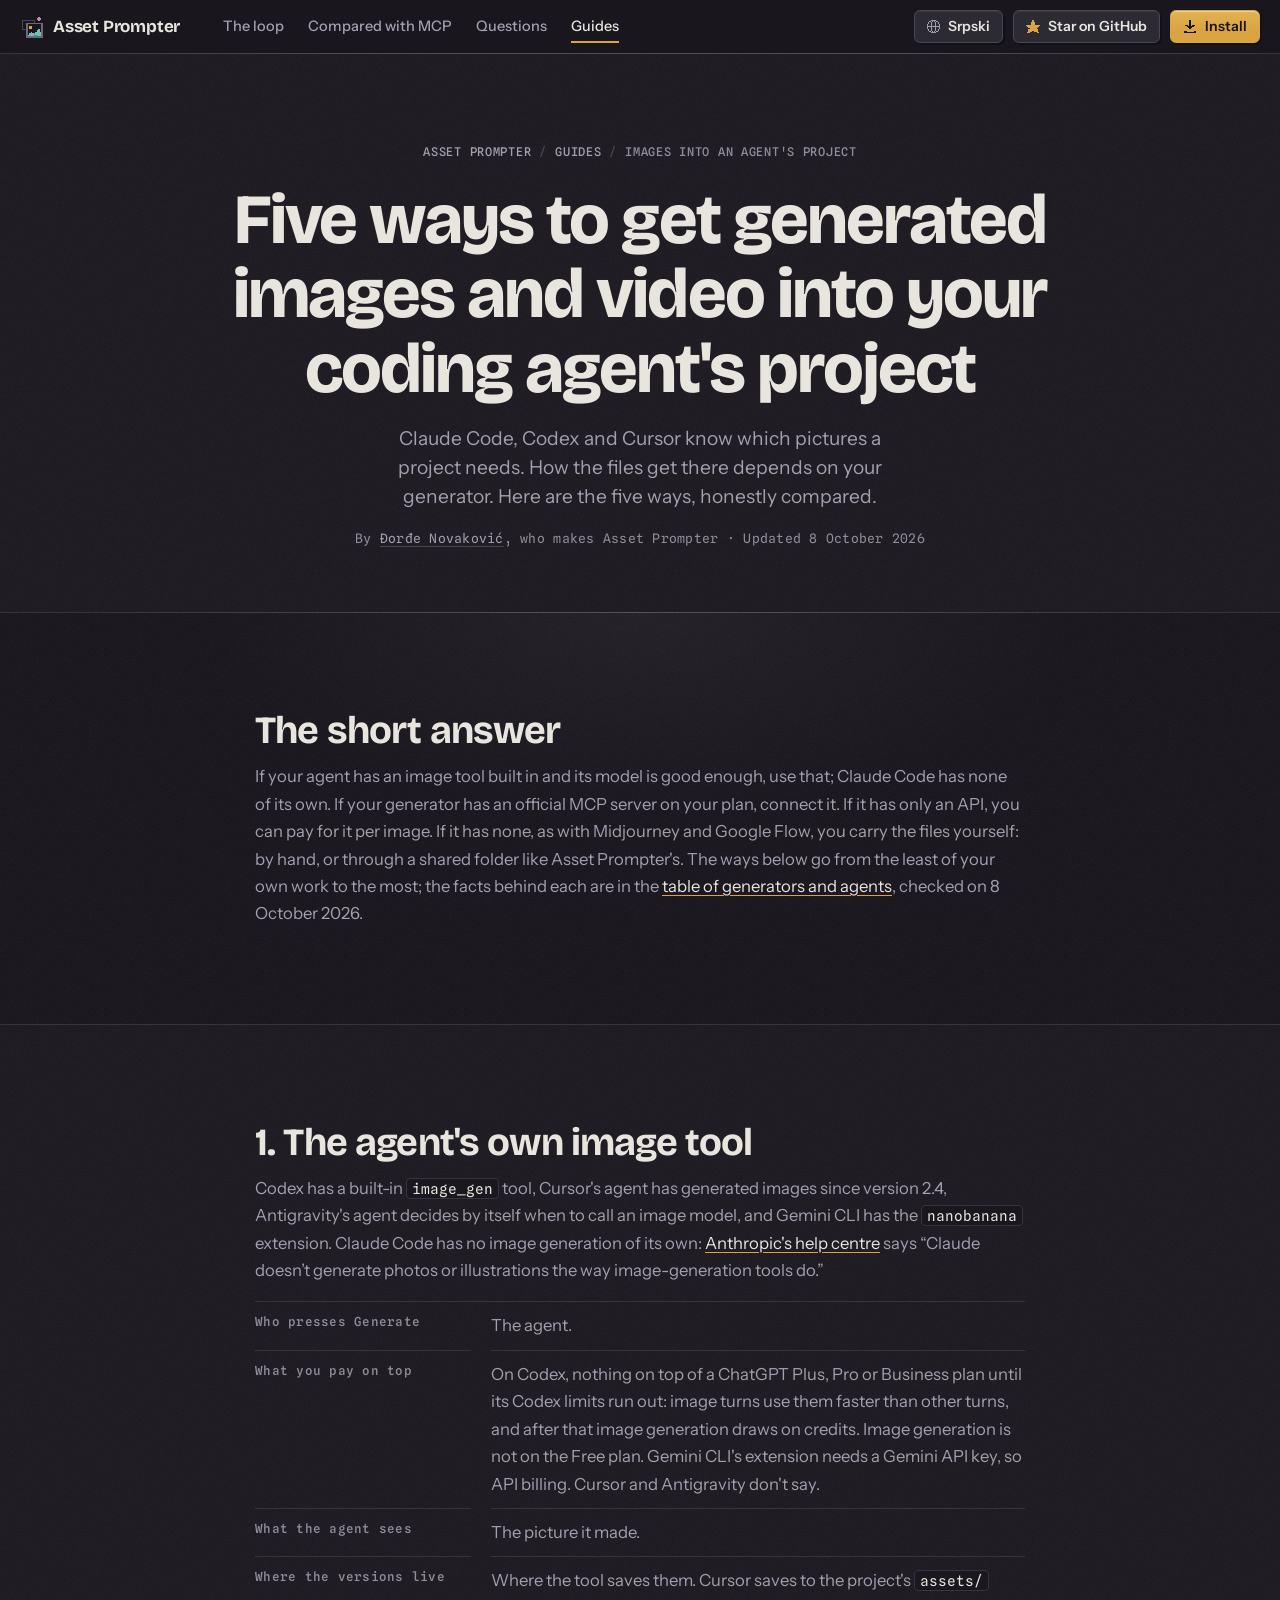
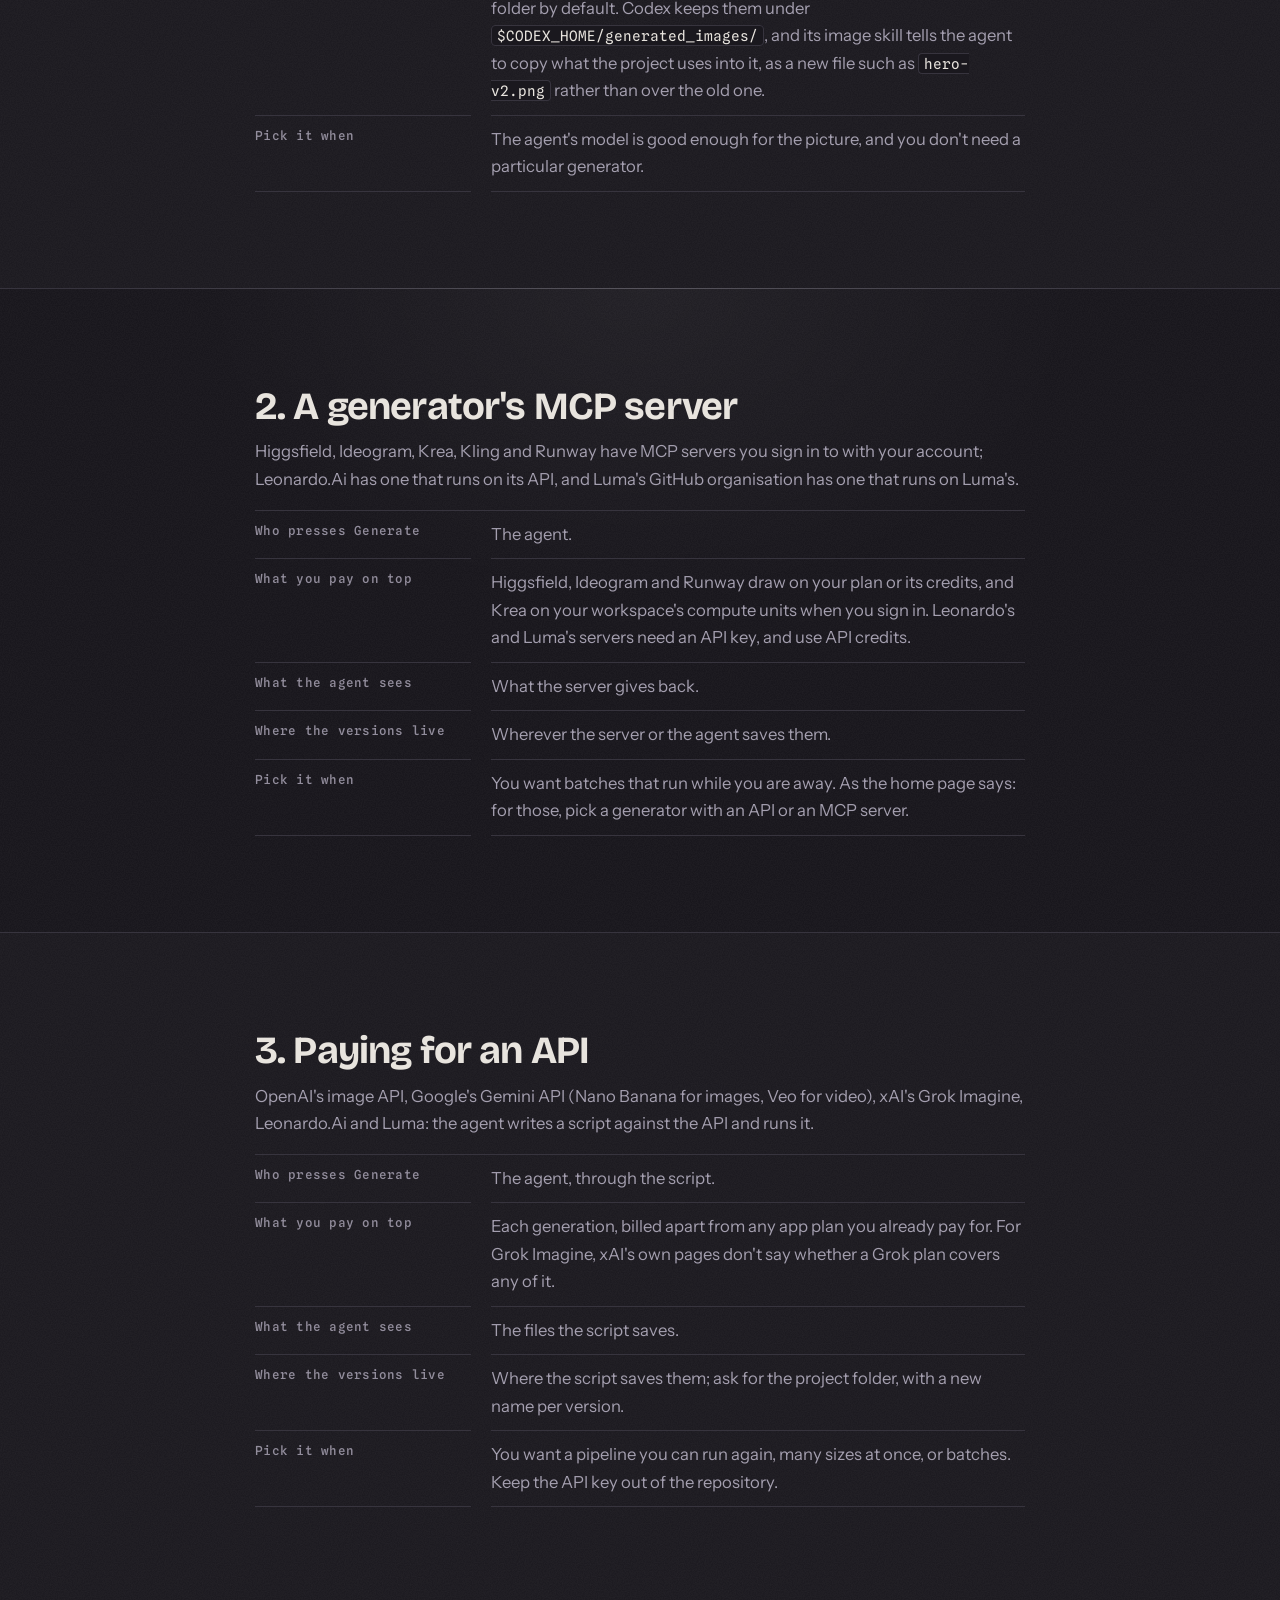
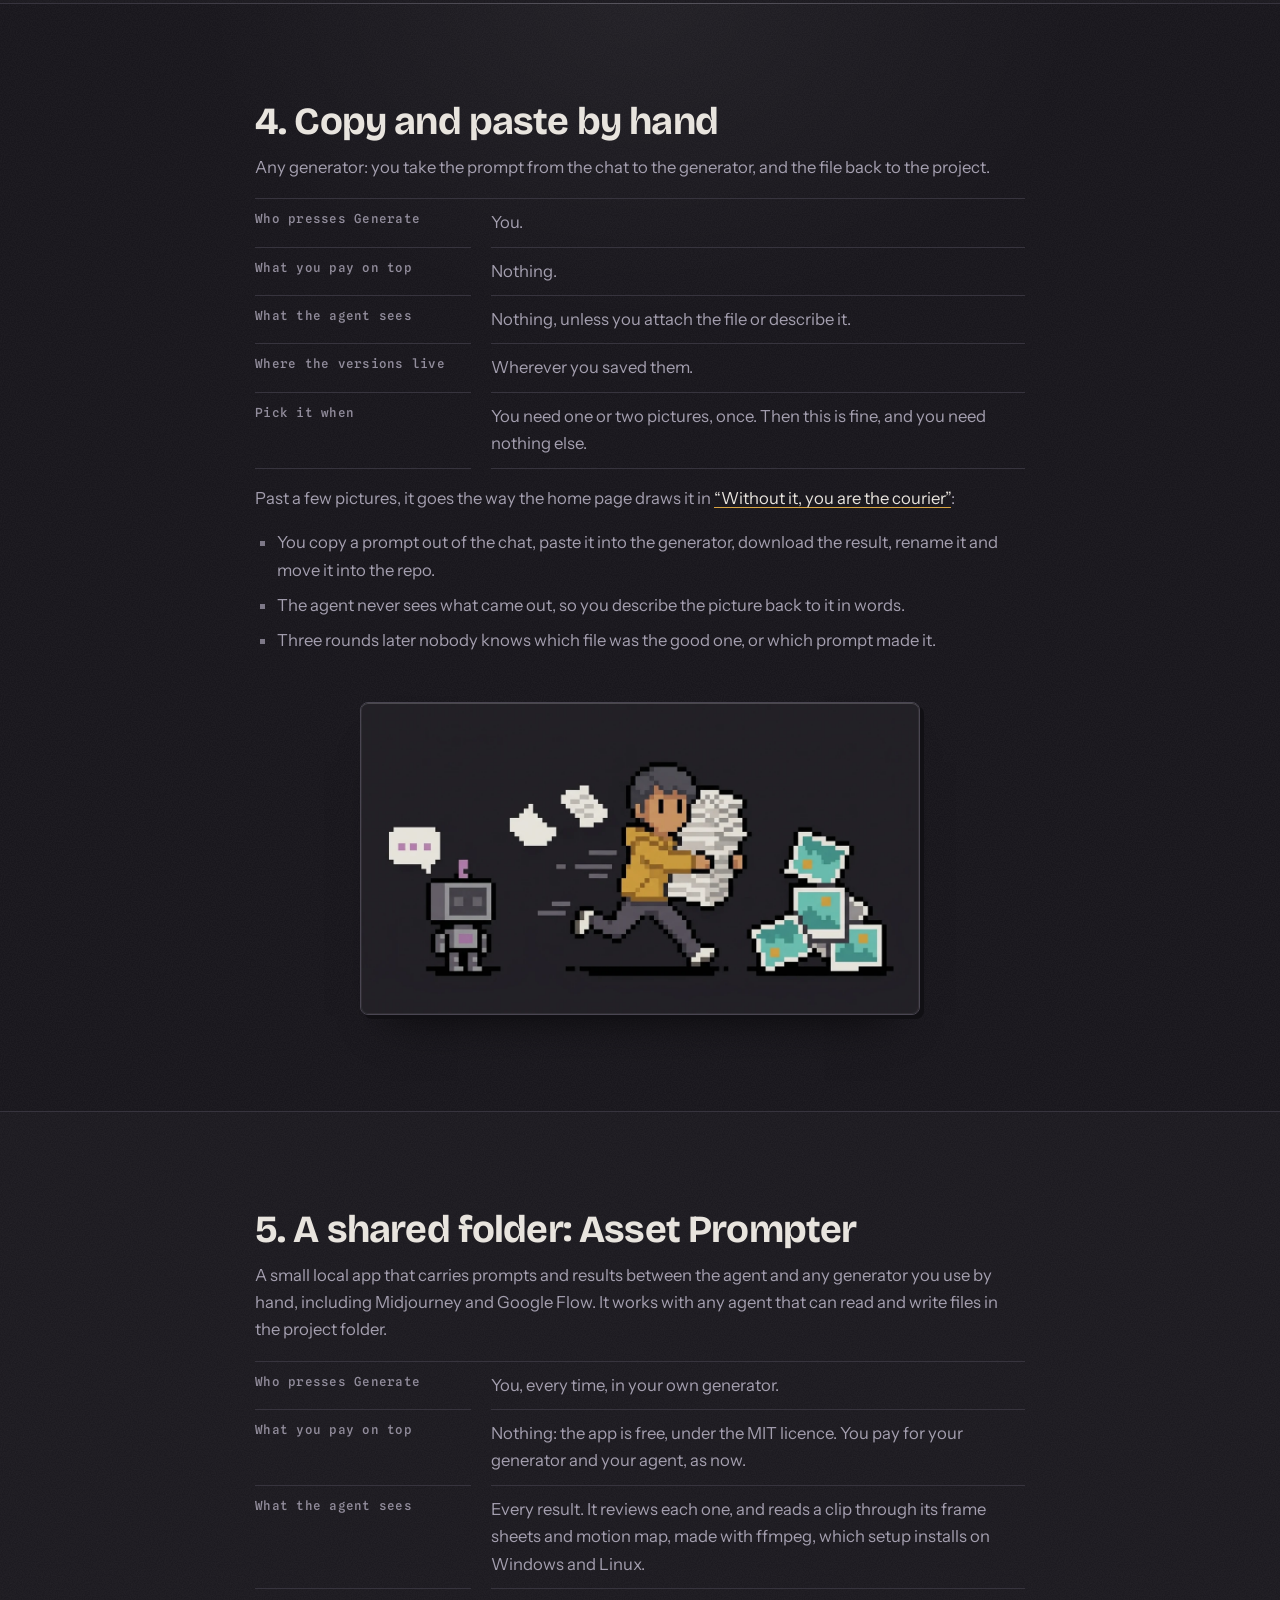
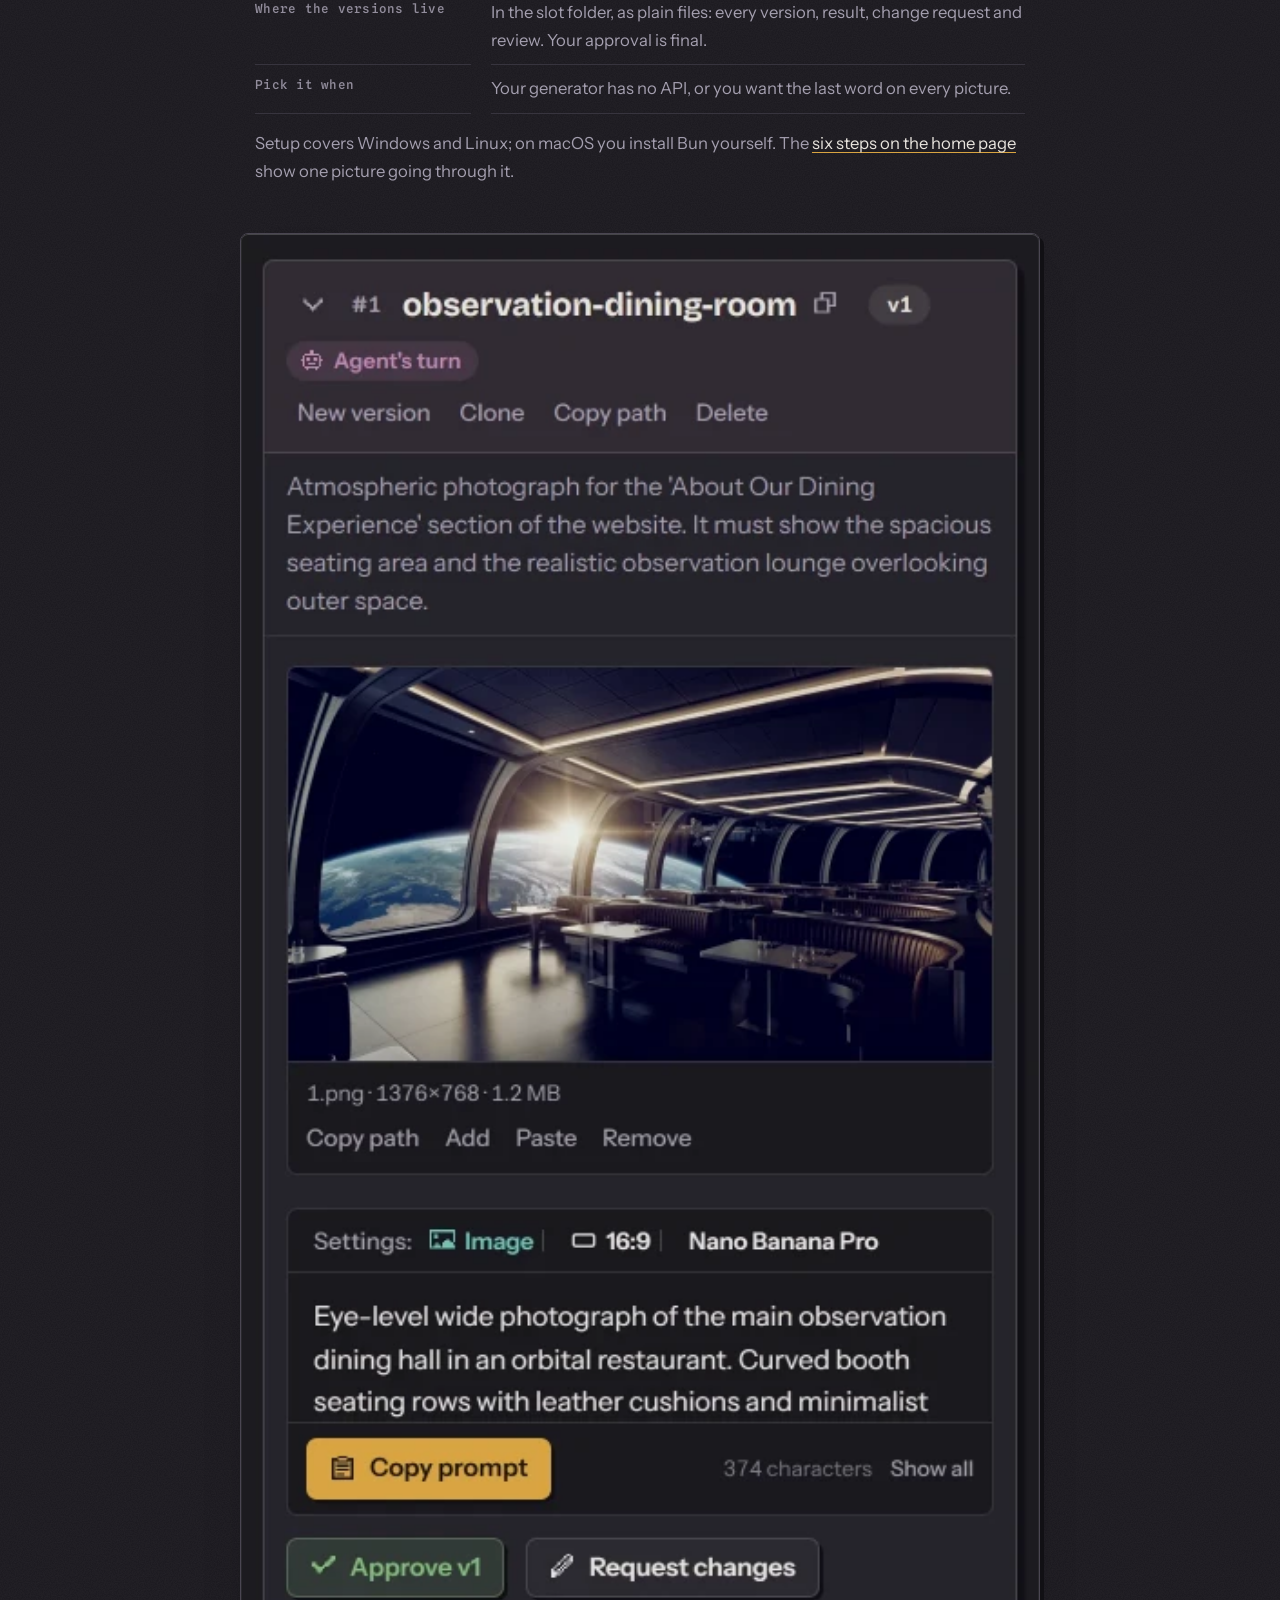
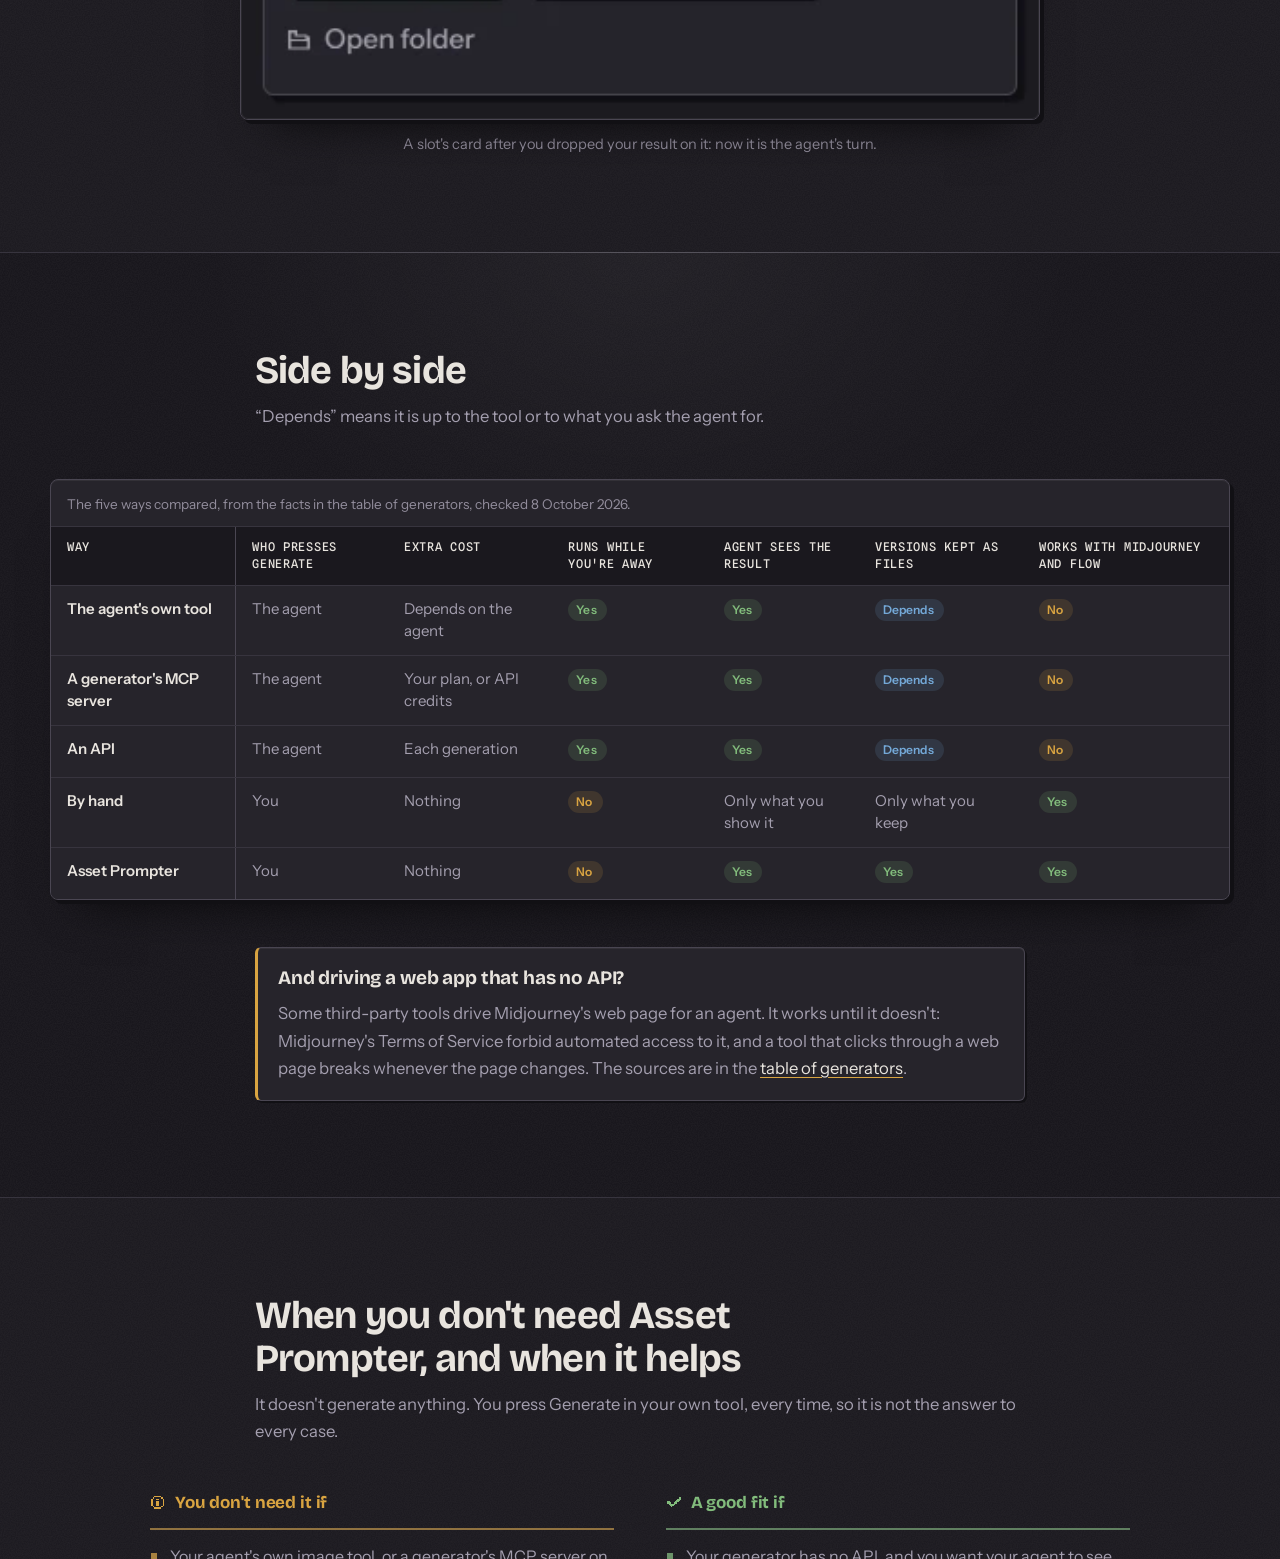
<file: guides/get-images-into-coding-agent-project/index.html>
<!doctype html>
<html lang="en">
  <head>
    <meta charset="utf-8" />
    <meta name="viewport" content="width=device-width, initial-scale=1" />
    <title data-i18n="g.ways.title">5 ways to get AI images into a coding agent's project</title>
    <meta name="description" data-i18n-content="g.ways.description" content="Built-in tools, MCP servers, a paid API, copy-paste or a shared folder: what each costs, who presses Generate, and when you don't need Asset Prompter." />
    <meta name="robots" content="index, follow, max-image-preview:large, max-snippet:-1, max-video-preview:-1" />
    <meta name="author" content="Đorđe Novaković" />
    <!-- A guide sits two folders down, so every address in it starts at the root, as in 404.html. Its Serbian copy,
         made by tools/build-sr.mjs, is the same path under /sr/; both name both in their hreflang links. -->
    <link rel="canonical" href="https://assetprompter.com/guides/get-images-into-coding-agent-project/" />
    <link rel="alternate" hreflang="en" href="https://assetprompter.com/guides/get-images-into-coding-agent-project/" />
    <link rel="alternate" hreflang="sr" href="https://assetprompter.com/sr/guides/get-images-into-coding-agent-project/" />
    <link rel="alternate" hreflang="x-default" href="https://assetprompter.com/guides/get-images-into-coding-agent-project/" />
    <!-- The language. A reader who chose Serbian (with the language link of a guide, or the menu of the home page; both
         keep the choice in localStorage) and opens an English guide goes on to its Serbian copy, which the hreflang
         link above names, before anything is fetched or drawn; ?lang=en keeps English, as on the home page. A guide that
         has no Serbian copy yet has no such link, and stays. The guides load no other script. -->
    <script>
      (function () {
        var root = document.documentElement;
        var asked = (/[?&]lang=([a-z]+)/.exec(location.search) || [])[1];
        var saved = null;
        try {
          saved = localStorage.getItem("lang");
        } catch (e) {}
        var other = document.querySelector('link[rel="alternate"][hreflang="' + (root.lang === "en" ? "sr" : "en") + '"]');
        if (other) {
          var path = new URL(other.href).pathname;
          if (root.lang === "en" && (asked === "sr" || (saved === "sr" && asked !== "en"))) location.replace(path + location.hash);
          else if (root.lang !== "en" && asked === "en") location.replace(path + "?lang=en" + location.hash);
        }
        // The parts of the page, the same in both languages. A place is one of them and how far into it the window's
        // top is, since the other language's text runs to other heights (as main.js does on the home page).
        var parts = function () {
          return document.querySelectorAll("main > section, body > footer");
        };
        // Following a language link keeps that choice, as the menu of the home page does, and the reader's place. The
        // other page takes the place of this one in the history, so Back does not lead to a page the choice sends on.
        // With a modifier the link opens as any link does.
        document.addEventListener("click", function (event) {
          var link = event.target.closest && event.target.closest("a[data-lang]");
          if (!link || event.button || event.metaKey || event.ctrlKey || event.shiftKey || event.altKey) return;
          var lang = link.getAttribute("data-lang");
          var kept = false;
          try {
            localStorage.setItem("lang", lang);
            kept = localStorage.getItem("lang") === lang;
          } catch (e) {}
          try {
            var all = parts();
            for (var i = all.length - 1; i >= 0; i--) {
              var box = all[i].getBoundingClientRect();
              if (box.top <= 0 || i === 0) {
                sessionStorage.setItem("guide-place", JSON.stringify({ i: i, f: Math.max(0, Math.min(1, -box.top / box.height)), at: Date.now() }));
                break;
              }
            }
          } catch (e) {}
          event.preventDefault();
          // A Serbian choice that could not be replaced would send the English guide back to the Serbian one.
          location.replace(link.getAttribute("href") + (lang === "en" && !kept ? "?lang=en" : ""));
        });
        // The bar stays at the top, but the browser takes it as under the room scroll-padding-top keeps for it: focusing one
        // of its links from the keyboard would scroll the page half a window up. It stays where it was instead: scrolling
        // to it at once undoes an instant scroll and stops a smooth one, even when the page has not moved yet.
        var y = scrollY;
        addEventListener("scroll", function () {
          y = scrollY;
        }, { passive: true });
        document.addEventListener("focusin", function (event) {
          if (!event.target.closest || !event.target.closest(".bar")) return;
          // Only the keyboard's focus: a tap or a click does not scroll, and a flick still running is left alone.
          try {
            if (!event.target.matches(":focus-visible")) return;
          } catch (e) {}
          var at = y;
          var stay = function () {
            root.style.scrollBehavior = "auto";
            scrollTo(0, at);
            root.style.scrollBehavior = "";
          };
          stay();
          requestAnimationFrame(stay);
        });
        // Coming from the other language: start where the reader was. Once more when the fonts are in, if nothing has moved.
        var place = null;
        try {
          place = JSON.parse(sessionStorage.getItem("guide-place"));
          sessionStorage.removeItem("guide-place");
        } catch (e) {}
        if (place && Date.now() - place.at < 10000) {
          document.addEventListener("DOMContentLoaded", function () {
            var part = parts()[place.i];
            if (!part) return;
            var go = function () {
              // At once: the stylesheet's smooth scrolling would ease it.
              root.style.scrollBehavior = "auto";
              scrollTo(0, Math.round(part.getBoundingClientRect().top + scrollY + part.offsetHeight * place.f));
              root.style.scrollBehavior = "";
              return scrollY;
            };
            // Once the stylesheet is in (it holds the first paint, but not DOMContentLoaded).
            var css = document.querySelector('link[rel="stylesheet"]');
            var start = function () {
              var landed = go();
              if (document.fonts) {
                document.fonts.ready.then(function () {
                  if (scrollY === landed) go();
                });
              }
            };
            if (!css || css.sheet) start();
            else css.addEventListener("load", start);
          });
        }
      })();
    </script>
    <meta name="theme-color" content="#19171d" />
    <meta name="color-scheme" content="dark" />
    <meta name="format-detection" content="telephone=no" />
    <meta property="og:type" content="article" />
    <meta property="og:site_name" content="Asset Prompter" />
    <meta property="og:locale" data-i18n-content="og.locale" content="en_US" />
    <meta property="og:locale:alternate" data-i18n-content="og.locale.alt" content="sr_RS" />
    <meta property="og:title" data-i18n-content="g.ways.title" content="5 ways to get AI images into a coding agent's project" />
    <meta property="og:description" data-i18n-content="g.ways.description" content="Built-in tools, MCP servers, a paid API, copy-paste or a shared folder: what each costs, who presses Generate, and when you don't need Asset Prompter." />
    <meta property="og:url" content="https://assetprompter.com/guides/get-images-into-coding-agent-project/" />
    <meta property="og:image" data-i18n-content="og.image" content="https://assetprompter.com/assets/og.jpg" />
    <meta property="og:image:type" content="image/jpeg" />
    <meta property="og:image:width" content="1200" />
    <meta property="og:image:height" content="630" />
    <meta property="og:image:alt" data-i18n-content="og.alt" content="Asset Prompter: your agent writes the prompt, you make the picture. A robot and a person on either side of a shared folder." />
    <meta property="article:published_time" content="2026-10-08" />
    <meta property="article:modified_time" content="2026-10-08" />
    <meta property="article:author" content="https://github.com/Djordje1998" />
    <meta name="twitter:card" content="summary_large_image" />
    <meta name="twitter:title" data-i18n-content="g.ways.title" content="5 ways to get AI images into a coding agent's project" />
    <meta name="twitter:description" data-i18n-content="g.ways.description" content="Built-in tools, MCP servers, a paid API, copy-paste or a shared folder: what each costs, who presses Generate, and when you don't need Asset Prompter." />
    <meta name="twitter:image" data-i18n-content="og.image" content="https://assetprompter.com/assets/og.jpg" />
    <meta name="twitter:image:alt" data-i18n-content="og.alt" content="Asset Prompter: your agent writes the prompt, you make the picture. A robot and a person on either side of a shared folder." />
    <link rel="icon" href="/favicon.ico" sizes="32x32" />
    <link rel="icon" type="image/svg+xml" href="/favicon.svg" />
    <link rel="icon" type="image/png" sizes="192x192" href="/icon-192.png" />
    <link rel="apple-touch-icon" href="/apple-touch-icon.png" />
    <link rel="manifest" href="/site.webmanifest" />
    <meta name="apple-mobile-web-app-title" content="Asset Prompter" />
    <link rel="preload" href="/assets/fonts/bricolage-grotesque-v9-latin.woff2" as="font" type="font/woff2" crossorigin />
    <link rel="preload" href="/assets/fonts/instrument-sans-v4-latin.woff2" as="font" type="font/woff2" crossorigin />
    <link rel="stylesheet" href="/styles.css?v=w2-052" />
    <!-- What search engines and AI answers read about the guide. The page's name and description are the title and
         the description above, the article's headline is the h1, the breadcrumb's names are those above the h1. The
         site, the app and the author are described on the home page (the same @id); the author is repeated in short. -->
    <script type="application/ld+json">
      {
        "@context": "https://schema.org",
        "@graph": [
          {
            "@type": "WebPage",
            "@id": "https://assetprompter.com/guides/get-images-into-coding-agent-project/#webpage",
            "url": "https://assetprompter.com/guides/get-images-into-coding-agent-project/",
            "name": "5 ways to get AI images into a coding agent's project",
            "description": "Built-in tools, MCP servers, a paid API, copy-paste or a shared folder: what each costs, who presses Generate, and when you don't need Asset Prompter.",
            "inLanguage": "en",
            "isPartOf": {
              "@id": "https://assetprompter.com/#website"
            },
            "about": [
              {
                "@type": "Thing",
                "name": "Text-to-image model",
                "sameAs": "https://www.wikidata.org/wiki/Q113940039"
              },
              {
                "@type": "Thing",
                "name": "Text-to-video model",
                "sameAs": "https://www.wikidata.org/wiki/Q115517227"
              },
              {
                "@type": "Thing",
                "name": "AI agent",
                "sameAs": "https://www.wikidata.org/wiki/Q132451509"
              }
            ],
            "breadcrumb": {
              "@id": "https://assetprompter.com/guides/get-images-into-coding-agent-project/#breadcrumb"
            },
            "primaryImageOfPage": {
              "@type": "ImageObject",
              "url": "https://assetprompter.com/assets/art/problem-courier.webp",
              "width": 1280,
              "height": 714
            },
            "datePublished": "2026-10-08",
            "dateModified": "2026-10-08"
          },
          {
            "@type": "TechArticle",
            "@id": "https://assetprompter.com/guides/get-images-into-coding-agent-project/#article",
            "headline": "Five ways to get generated images and video into your coding agent's project",
            "description": "Built-in tools, MCP servers, a paid API, copy-paste or a shared folder: what each costs, who presses Generate, and when you don't need Asset Prompter.",
            "inLanguage": "en",
            "mainEntityOfPage": {
              "@id": "https://assetprompter.com/guides/get-images-into-coding-agent-project/#webpage"
            },
            "isPartOf": {
              "@id": "https://assetprompter.com/#website"
            },
            "author": {
              "@id": "https://assetprompter.com/#author"
            },
            "publisher": {
              "@id": "https://assetprompter.com/#author"
            },
            "about": [
              {
                "@type": "Thing",
                "name": "Text-to-image model",
                "sameAs": "https://www.wikidata.org/wiki/Q113940039"
              },
              {
                "@type": "Thing",
                "name": "Text-to-video model",
                "sameAs": "https://www.wikidata.org/wiki/Q115517227"
              },
              {
                "@type": "Thing",
                "name": "AI agent",
                "sameAs": "https://www.wikidata.org/wiki/Q132451509"
              }
            ],
            "image": ["https://assetprompter.com/assets/art/problem-courier.webp", "https://assetprompter.com/assets/og.jpg"],
            "datePublished": "2026-10-08",
            "dateModified": "2026-10-08",
            "mentions": [
              {
                "@id": "https://assetprompter.com/#app"
              },
              {
                "@type": "Thing",
                "name": "Claude Code",
                "sameAs": "https://www.wikidata.org/wiki/Q138457287"
              },
              {
                "@type": "Thing",
                "name": "Codex",
                "sameAs": "https://www.wikidata.org/wiki/Q138940795"
              },
              {
                "@type": "Thing",
                "name": "Cursor",
                "sameAs": "https://www.wikidata.org/wiki/Q131980386"
              },
              {
                "@type": "Thing",
                "name": "Antigravity",
                "sameAs": "https://www.wikidata.org/wiki/Q136827654"
              },
              {
                "@type": "Thing",
                "name": "Gemini CLI"
              },
              {
                "@type": "Thing",
                "name": "Model Context Protocol (MCP)",
                "sameAs": "https://www.wikidata.org/wiki/Q133436854"
              },
              {
                "@type": "Thing",
                "name": "Midjourney",
                "sameAs": "https://www.wikidata.org/wiki/Q113070628"
              },
              {
                "@type": "Thing",
                "name": "Google Flow",
                "sameAs": "https://www.wikidata.org/wiki/Q140560557"
              }
            ]
          },
          {
            "@type": "BreadcrumbList",
            "@id": "https://assetprompter.com/guides/get-images-into-coding-agent-project/#breadcrumb",
            "itemListElement": [
              {
                "@type": "ListItem",
                "position": 1,
                "name": "Asset Prompter",
                "item": "https://assetprompter.com/"
              },
              {
                "@type": "ListItem",
                "position": 2,
                "name": "Guides",
                "item": "https://assetprompter.com/guides/"
              },
              {
                "@type": "ListItem",
                "position": 3,
                "name": "Images into an agent's project"
              }
            ]
          },
          {
            "@type": "Person",
            "@id": "https://assetprompter.com/#author",
            "name": "Đorđe Novaković",
            "url": "https://github.com/Djordje1998",
            "sameAs": [
              "https://github.com/Djordje1998",
              "https://www.linkedin.com/in/dj-nov"
            ]
          }
        ]
      }
    </script>
  </head>
  <body>
    <svg xmlns="http://www.w3.org/2000/svg" class="sprite" aria-hidden="true">
      <symbol id="logo" viewBox="0 0 16 16"><rect x="12" y="1" width="1" height="1" fill="#c08ab5"/><rect x="11" y="2" width="3" height="1" fill="#c08ab5"/><rect x="1" y="3" width="9" height="1" fill="#4a4652"/><rect x="12" y="3" width="1" height="1" fill="#c08ab5"/><rect x="1" y="4" width="1" height="1" fill="#4a4652"/><rect x="9" y="4" width="1" height="1" fill="#4a4652"/><rect x="1" y="5" width="1" height="1" fill="#4a4652"/><rect x="4" y="5" width="11" height="1" fill="#6e6878"/><rect x="1" y="6" width="1" height="1" fill="#4a4652"/><rect x="4" y="6" width="1" height="1" fill="#6e6878"/><rect x="14" y="6" width="1" height="1" fill="#6e6878"/><rect x="1" y="7" width="1" height="1" fill="#4a4652"/><rect x="4" y="7" width="1" height="1" fill="#6e6878"/><rect x="6" y="7" width="2" height="1" fill="#d9a441"/><rect x="14" y="7" width="1" height="1" fill="#6e6878"/><rect x="1" y="8" width="1" height="1" fill="#4a4652"/><rect x="4" y="8" width="1" height="1" fill="#6e6878"/><rect x="6" y="8" width="2" height="1" fill="#d9a441"/><rect x="14" y="8" width="1" height="1" fill="#6e6878"/><rect x="1" y="9" width="3" height="1" fill="#4a4652"/><rect x="4" y="9" width="1" height="1" fill="#6e6878"/><rect x="12" y="9" width="1" height="1" fill="#6cc4b8"/><rect x="14" y="9" width="1" height="1" fill="#6e6878"/><rect x="4" y="10" width="1" height="1" fill="#6e6878"/><rect x="11" y="10" width="2" height="1" fill="#6cc4b8"/><rect x="14" y="10" width="1" height="1" fill="#6e6878"/><rect x="4" y="11" width="1" height="1" fill="#6e6878"/><rect x="7" y="11" width="1" height="1" fill="#6cc4b8"/><rect x="10" y="11" width="4" height="1" fill="#6cc4b8"/><rect x="14" y="11" width="1" height="1" fill="#6e6878"/><rect x="4" y="12" width="1" height="1" fill="#6e6878"/><rect x="6" y="12" width="3" height="1" fill="#6cc4b8"/><rect x="9" y="12" width="1" height="1" fill="#4f9e94"/><rect x="10" y="12" width="4" height="1" fill="#6cc4b8"/><rect x="14" y="12" width="1" height="1" fill="#6e6878"/><rect x="4" y="13" width="1" height="1" fill="#6e6878"/><rect x="5" y="13" width="4" height="1" fill="#6cc4b8"/><rect x="9" y="13" width="3" height="1" fill="#4f9e94"/><rect x="12" y="13" width="2" height="1" fill="#6cc4b8"/><rect x="14" y="13" width="1" height="1" fill="#6e6878"/><rect x="4" y="14" width="11" height="1" fill="#6e6878"/></symbol>
      <symbol id="i-star" viewBox="0 0 12 12"><path d="M5 0h2v1h-2zM5 1h2v1h-2zM4 2h4v1h-4zM4 3h4v1h-4zM0 4h12v1h-12zM1 5h10v1h-10zM2 6h8v1h-8zM3 7h6v1h-6zM2 8h8v1h-8zM2 9h3v1h-3zM7 9h3v1h-3zM1 10h2v1h-2zM9 10h2v1h-2z"/></symbol>
      <symbol id="i-download" viewBox="0 0 12 12"><path d="M5 0h2v1h-2zM5 1h2v1h-2zM5 2h2v1h-2zM5 3h2v1h-2zM2 4h2v1h-2zM5 4h2v1h-2zM8 4h2v1h-2zM3 5h6v1h-6zM4 6h4v1h-4zM5 7h2v1h-2zM1 9h2v1h-2zM9 9h2v1h-2zM1 10h10v1h-10z"/></symbol>
      <symbol id="i-globe" viewBox="0 0 12 12"><path d="M3 0h5v1h-5zM2 1h1v1h-1zM4 1h1v1h-1zM6 1h1v1h-1zM8 1h1v1h-1zM1 2h1v1h-1zM3 2h1v1h-1zM7 2h1v1h-1zM9 2h1v1h-1zM0 3h1v1h-1zM3 3h1v1h-1zM7 3h1v1h-1zM10 3h1v1h-1zM0 4h1v1h-1zM3 4h1v1h-1zM7 4h1v1h-1zM10 4h1v1h-1zM0 5h11v1h-11zM0 6h1v1h-1zM3 6h1v1h-1zM7 6h1v1h-1zM10 6h1v1h-1zM0 7h1v1h-1zM3 7h1v1h-1zM7 7h1v1h-1zM10 7h1v1h-1zM1 8h1v1h-1zM3 8h1v1h-1zM7 8h1v1h-1zM9 8h1v1h-1zM2 9h1v1h-1zM4 9h1v1h-1zM6 9h1v1h-1zM8 9h1v1h-1zM3 10h5v1h-5z"/></symbol>
      <symbol id="i-spark" viewBox="0 0 12 12"><path d="M5 0h1v1h-1zM5 1h1v1h-1zM4 2h3v1h-3zM2 3h7v1h-7zM4 4h3v1h-3zM5 5h1v1h-1zM10 5h1v1h-1zM5 6h1v1h-1zM9 6h3v1h-3zM10 7h1v1h-1zM3 8h1v1h-1zM2 9h3v1h-3zM3 10h1v1h-1z"/></symbol>
      <symbol id="i-check" viewBox="0 0 12 12"><path d="M10 1h2v1h-2zM9 2h3v1h-3zM8 3h3v1h-3zM1 4h2v1h-2zM7 4h3v1h-3zM1 5h3v1h-3zM6 5h3v1h-3zM2 6h5v1h-5zM3 7h3v1h-3zM4 8h1v1h-1z"/></symbol>
      <symbol id="i-info" viewBox="0 0 12 12"><path d="M3 0h6v1h-6zM2 1h1v1h-1zM9 1h1v1h-1zM1 2h1v1h-1zM5 2h2v1h-2zM10 2h1v1h-1zM1 3h1v1h-1zM10 3h1v1h-1zM1 4h1v1h-1zM5 4h2v1h-2zM10 4h1v1h-1zM1 5h1v1h-1zM5 5h2v1h-2zM10 5h1v1h-1zM1 6h1v1h-1zM5 6h2v1h-2zM10 6h1v1h-1zM1 7h1v1h-1zM5 7h2v1h-2zM10 7h1v1h-1zM2 8h1v1h-1zM9 8h1v1h-1zM3 9h6v1h-6z"/></symbol>
    </svg>

    <a class="skip" href="#main" data-i18n="skip">Skip to content</a>

    <header class="bar">
      <a class="brand" href="/">
        <svg class="logo" width="24" height="24" aria-hidden="true"><use href="#logo" /></svg>
        Asset Prompter
      </a>
      <!-- The home page's sections, and the guides. -->
      <nav class="bar-links" aria-label="Site" data-i18n-aria-label="g.nav.label">
        <a href="/#loop" data-i18n="nav.loop">The loop</a>
        <a href="/#mcp" data-i18n="nav.mcp">Compared with MCP</a>
        <a href="/#questions" data-i18n="nav.questions">Questions</a>
        <a href="/guides/" aria-current="true" data-i18n="foot.guides">Guides</a>
      </nav>
      <div class="bar-right">
        <!-- The language: a plain link to this page in the other language, drawn like the home page's language button, which works
             without a script. It names the language it leads to, as a word where the bar has room and as its code after the globe on a phone. The script at the top keeps the choice and the reader's place. -->
        <a class="btn lang-btn" href="/sr/guides/get-images-into-coding-agent-project/" hreflang="sr" lang="sr-Latn" data-lang="sr" aria-label="Srpski, SR: ova stranica na srpskom">
          <svg class="icon" width="14" height="14" aria-hidden="true"><use href="#i-globe" /></svg>
          <span class="lang-name">Srpski</span>
          <span class="lang-code">SR</span>
        </a>
        <a class="btn bar-github" href="https://github.com/Djordje1998/asset-prompter" target="_blank" rel="noopener" aria-label="Star on GitHub: Asset Prompter" data-i18n-aria-label="star.label">
          <svg class="icon" width="14" height="14" aria-hidden="true"><use href="#i-star" /></svg>
          <span class="bar-github-text" data-i18n="star">Star<span class="bar-github-on"> on GitHub</span></span>
        </a>
        <a class="btn btn-primary" href="/#install" data-i18n-text="install">
          <svg class="icon" width="14" height="14" aria-hidden="true"><use href="#i-download" /></svg>
          Install
        </a>
      </div>
    </header>

    <main id="main">
      <section class="section guide-top">
        <div class="wrap">
          <nav class="crumbs" aria-label="Breadcrumb" data-i18n-aria-label="g.crumbs.label">
            <ol>
              <li><a href="/" data-i18n="g.crumbs.home">Asset Prompter</a></li>
              <li><a href="/guides/" data-i18n="foot.guides">Guides</a></li>
              <li aria-current="page" data-i18n="g.ways.crumb">Images into an agent's project</li>
            </ol>
          </nav>
          <div class="head">
            <h1 data-i18n="g.ways.h1">Five ways to get generated images and video into your coding agent's project</h1>
            <p class="lead" data-i18n="g.ways.lead">Claude Code, Codex and Cursor know which pictures a project needs. How the files get there depends on your generator. Here are the five ways, honestly compared.</p>
            <p class="guide-meta" data-i18n="g.byline">
              By <a href="https://github.com/Djordje1998" target="_blank" rel="noopener author">Đorđe Novaković</a>, who makes Asset Prompter ·
              Updated <time datetime="2026-10-08">8 October 2026</time>
            </p>
          </div>
        </div>
      </section>

      <section class="section band guide-sec" aria-labelledby="short">
        <div class="wrap">
          <div class="prose">
            <h2 id="short" data-i18n="g.ways.short.h">The short answer</h2>
            <p data-i18n="g.ways.short.p">
              If your agent has an image tool built in and its model is good enough, use that; Claude Code has none of its own. If your generator has an official MCP
              server on your plan, connect it. If it has only an API, you can pay for it per image. If it has none, as with
              Midjourney and Google Flow, you carry the files yourself: by hand, or through a shared folder like Asset Prompter's.
              The ways below go from the least of your own work to the most; the facts behind each are in the
              <a href="/guides/image-generators-api-mcp/">table of generators and agents</a>, checked on 8 October 2026.
            </p>
          </div>
        </div>
      </section>

      <section class="section guide-sec" aria-labelledby="builtin">
        <div class="wrap">
          <div class="prose">
            <h2 id="builtin" data-i18n="g.ways.1.h">1. The agent's own image tool</h2>
            <p data-i18n="g.ways.1.p">Codex has a built-in <code>image_gen</code> tool, Cursor's agent has generated images since version 2.4, Antigravity's agent decides by itself when to call an image model, and Gemini CLI has the <code>nanobanana</code> extension. Claude Code has no image generation of its own: <a href="https://support.claude.com/en/articles/9002504-can-claude-produce-images" target="_blank" rel="noopener">Anthropic's help centre</a> says <q>Claude doesn’t generate photos or illustrations the way image-generation tools do.</q></p>
            <dl class="guide-facts">
              <dt data-i18n="g.ways.facts.1">Who presses Generate</dt>
              <dd data-i18n="g.ways.1.1">The agent.</dd>
              <dt data-i18n="g.ways.facts.2">What you pay on top</dt>
              <dd data-i18n="g.ways.1.2">On Codex, nothing on top of a ChatGPT Plus, Pro or Business plan until its Codex limits run out: image turns use them faster than other turns, and after that image generation draws on credits. Image generation is not on the Free plan. Gemini CLI's extension needs a Gemini API key, so API billing. Cursor and Antigravity don't say.</dd>
              <dt data-i18n="g.ways.facts.3">What the agent sees</dt>
              <dd data-i18n="g.ways.1.3">The picture it made.</dd>
              <dt data-i18n="g.ways.facts.4">Where the versions live</dt>
              <dd data-i18n="g.ways.1.4">Where the tool saves them. Cursor saves to the project's <code>assets/</code> folder by default. Codex keeps them under <code>$CODEX_HOME/generated_images/</code>, and its image skill tells the agent to copy what the project uses into it, as a new file such as <code>hero-v2.png</code> rather than over the old one.</dd>
              <dt data-i18n="g.ways.facts.5">Pick it when</dt>
              <dd data-i18n="g.ways.1.5">The agent's model is good enough for the picture, and you don't need a particular generator.</dd>
            </dl>
          </div>
        </div>
      </section>

      <section class="section band guide-sec" aria-labelledby="mcp">
        <div class="wrap">
          <div class="prose">
            <h2 id="mcp" data-i18n="g.ways.2.h">2. A generator's MCP server</h2>
            <p data-i18n="g.ways.2.p">Higgsfield, Ideogram, Krea, Kling and Runway have MCP servers you sign in to with your account; Leonardo.Ai has one that runs on its API, and Luma's GitHub organisation has one that runs on Luma's.</p>
            <dl class="guide-facts">
              <dt data-i18n="g.ways.facts.1">Who presses Generate</dt>
              <dd data-i18n="g.ways.2.1">The agent.</dd>
              <dt data-i18n="g.ways.facts.2">What you pay on top</dt>
              <dd data-i18n="g.ways.2.2">Higgsfield, Ideogram and Runway draw on your plan or its credits, and Krea on your workspace's compute units when you sign in. Leonardo's and Luma's servers need an API key, and use API credits.</dd>
              <dt data-i18n="g.ways.facts.3">What the agent sees</dt>
              <dd data-i18n="g.ways.2.3">What the server gives back.</dd>
              <dt data-i18n="g.ways.facts.4">Where the versions live</dt>
              <dd data-i18n="g.ways.2.4">Wherever the server or the agent saves them.</dd>
              <dt data-i18n="g.ways.facts.5">Pick it when</dt>
              <dd data-i18n="g.ways.2.5">You want batches that run while you are away. As the home page says: for those, pick a generator with an API or an MCP server.</dd>
            </dl>
          </div>
        </div>
      </section>

      <section class="section guide-sec" aria-labelledby="api">
        <div class="wrap">
          <div class="prose">
            <h2 id="api" data-i18n="g.ways.3.h">3. Paying for an API</h2>
            <p data-i18n="g.ways.3.p">OpenAI's image API, Google's Gemini API (Nano Banana for images, Veo for video), xAI's Grok Imagine, Leonardo.Ai and Luma: the agent writes a script against the API and runs it.</p>
            <dl class="guide-facts">
              <dt data-i18n="g.ways.facts.1">Who presses Generate</dt>
              <dd data-i18n="g.ways.3.1">The agent, through the script.</dd>
              <dt data-i18n="g.ways.facts.2">What you pay on top</dt>
              <dd data-i18n="g.ways.3.2">Each generation, billed apart from any app plan you already pay for. For Grok Imagine, xAI's own pages don't say whether a Grok plan covers any of it.</dd>
              <dt data-i18n="g.ways.facts.3">What the agent sees</dt>
              <dd data-i18n="g.ways.3.3">The files the script saves.</dd>
              <dt data-i18n="g.ways.facts.4">Where the versions live</dt>
              <dd data-i18n="g.ways.3.4">Where the script saves them; ask for the project folder, with a new name per version.</dd>
              <dt data-i18n="g.ways.facts.5">Pick it when</dt>
              <dd data-i18n="g.ways.3.5">You want a pipeline you can run again, many sizes at once, or batches. Keep the API key out of the repository.</dd>
            </dl>
          </div>
        </div>
      </section>

      <section class="section band guide-sec" aria-labelledby="byhand">
        <div class="wrap">
          <div class="prose">
            <h2 id="byhand" data-i18n="g.ways.4.h">4. Copy and paste by hand</h2>
            <p data-i18n="g.ways.4.p">Any generator: you take the prompt from the chat to the generator, and the file back to the project.</p>
            <dl class="guide-facts">
              <dt data-i18n="g.ways.facts.1">Who presses Generate</dt>
              <dd data-i18n="g.ways.4.1">You.</dd>
              <dt data-i18n="g.ways.facts.2">What you pay on top</dt>
              <dd data-i18n="g.ways.4.2">Nothing.</dd>
              <dt data-i18n="g.ways.facts.3">What the agent sees</dt>
              <dd data-i18n="g.ways.4.3">Nothing, unless you attach the file or describe it.</dd>
              <dt data-i18n="g.ways.facts.4">Where the versions live</dt>
              <dd data-i18n="g.ways.4.4">Wherever you saved them.</dd>
              <dt data-i18n="g.ways.facts.5">Pick it when</dt>
              <dd data-i18n="g.ways.4.5">You need one or two pictures, once. Then this is fine, and you need nothing else.</dd>
            </dl>
            <p data-i18n="g.ways.4.more">Past a few pictures, it goes the way the home page draws it in <a href="/#why">“Without it, you are the courier”</a>:</p>
            <ul>
              <li data-i18n="why.1">You copy a prompt out of the chat, paste it into the generator, download the result, rename it and move it into the repo.</li>
              <li data-i18n="why.2">The agent never sees what came out, so you describe the picture back to it in words.</li>
              <li data-i18n="why.3">Three rounds later nobody knows which file was the good one, or which prompt made it.</li>
            </ul>
          </div>
          <figure class="guide-wide guide-fig is-small">
            <div class="art">
              <img src="/assets/art/problem-courier.webp" data-i18n-alt="why.alt" alt="Pixel art: a person runs between a chat bubble and a pile of pictures, papers flying, while a robot waits and sees none of it." width="1280" height="714" loading="lazy" />
            </div>
          </figure>
        </div>
      </section>

      <section class="section guide-sec" aria-labelledby="folder">
        <div class="wrap">
          <div class="prose">
            <h2 id="folder" data-i18n="g.ways.5.h">5. A shared folder: Asset Prompter</h2>
            <p data-i18n="g.ways.5.p">A small local app that carries prompts and results between the agent and any generator you use by hand, including Midjourney and Google Flow. It works with any agent that can read and write files in the project folder.</p>
            <dl class="guide-facts">
              <dt data-i18n="g.ways.facts.1">Who presses Generate</dt>
              <dd data-i18n="g.ways.5.1">You, every time, in your own generator.</dd>
              <dt data-i18n="g.ways.facts.2">What you pay on top</dt>
              <dd data-i18n="g.ways.5.2">Nothing: the app is free, under the MIT licence. You pay for your generator and your agent, as now.</dd>
              <dt data-i18n="g.ways.facts.3">What the agent sees</dt>
              <dd data-i18n="g.ways.5.3">Every result. It reviews each one, and reads a clip through its frame sheets and motion map, made with ffmpeg, which setup installs on Windows and Linux.</dd>
              <dt data-i18n="g.ways.facts.4">Where the versions live</dt>
              <dd data-i18n="g.ways.5.4">In the slot folder, as plain files: every version, result, change request and review. Your approval is final.</dd>
              <dt data-i18n="g.ways.facts.5">Pick it when</dt>
              <dd data-i18n="g.ways.5.5">Your generator has no API, or you want the last word on every picture.</dd>
            </dl>
            <p data-i18n="g.ways.5.more">
              Setup covers Windows and Linux; on macOS you install Bun yourself. The <a href="/#loop">six steps on the home page</a>
              show one picture going through it.
            </p>
          </div>
          <figure class="guide-wide guide-fig">
            <div class="appshot">
            <picture>
              <source media="(max-width: 640px)" srcset="/assets/app/2-result-narrow-440.webp 440w, /assets/app/2-result-narrow.webp 880w" sizes="(max-width: 472px) calc(100vw - 32px), 440px" width="880" height="1638" />
              <img src="/assets/app/2-result.webp" srcset="/assets/app/2-result-800.webp 800w, /assets/app/2-result.webp 1600w" sizes="(max-width: 832px) calc(100vw - 32px), 800px" data-i18n-alt="g.ways.result.alt" alt="A slot's card with your picture in it, a dining room on a space station. The card is marked Agent's turn, with the buttons Approve v1 and Request changes." width="1600" height="750" loading="lazy" />
            </picture>
            </div>
            <figcaption data-i18n="g.ways.5.caption">A slot's card after you dropped your result on it: now it is the agent's turn.</figcaption>
          </figure>
        </div>
      </section>

      <section class="section band guide-sec" aria-labelledby="side">
        <div class="wrap">
          <div class="prose">
            <h2 id="side" data-i18n="g.ways.cmp.h">Side by side</h2>
            <p data-i18n="g.ways.cmp.p">“Depends” means it is up to the tool or to what you ask the agent for.</p>
          </div>
          <section class="table-wrap guide-wide" aria-labelledby="cmp-caption" tabindex="0">
            <table class="guide-table">
              <caption id="cmp-caption"><span data-i18n="g.ways.cmp.caption">The five ways compared, from the facts in the table of generators, checked 8 October 2026.</span></caption>
              <thead>
                <tr>
                  <th scope="col" data-i18n="g.ways.cmp.h0">Way</th>
                  <th scope="col" data-i18n="g.ways.cmp.h1">Who presses Generate</th>
                  <th scope="col" data-i18n="g.ways.cmp.h2">Extra cost</th>
                  <th scope="col" data-i18n="g.ways.cmp.h3">Runs while you're away</th>
                  <th scope="col" data-i18n="g.ways.cmp.h4">Agent sees the result</th>
                  <th scope="col" data-i18n="g.ways.cmp.h5">Versions kept as files</th>
                  <th scope="col" data-i18n="g.ways.cmp.h6">Works with Midjourney and Flow</th>
                </tr>
              </thead>
              <tbody>
                <tr>
                  <th scope="row" data-i18n="g.ways.cmp.1">The agent's own tool</th>
                  <td data-i18n="g.ways.cmp.1.1">The agent</td>
                  <td data-i18n="g.ways.cmp.1.2">Depends on the agent</td>
                  <td data-i18n="g.ways.cmp.1.3"><span class="tag t-approved">Yes</span></td>
                  <td data-i18n="g.ways.cmp.1.4"><span class="tag t-approved">Yes</span></td>
                  <td data-i18n="g.ways.cmp.1.5"><span class="tag t-review">Depends</span></td>
                  <td data-i18n="g.ways.cmp.1.6"><span class="tag t-generate">No</span></td>
                </tr>
                <tr>
                  <th scope="row" data-i18n="g.ways.cmp.2">A generator's MCP server</th>
                  <td data-i18n="g.ways.cmp.2.1">The agent</td>
                  <td data-i18n="g.ways.cmp.2.2">Your plan, or API credits</td>
                  <td data-i18n="g.ways.cmp.2.3"><span class="tag t-approved">Yes</span></td>
                  <td data-i18n="g.ways.cmp.2.4"><span class="tag t-approved">Yes</span></td>
                  <td data-i18n="g.ways.cmp.2.5"><span class="tag t-review">Depends</span></td>
                  <td data-i18n="g.ways.cmp.2.6"><span class="tag t-generate">No</span></td>
                </tr>
                <tr>
                  <th scope="row" data-i18n="g.ways.cmp.3">An API</th>
                  <td data-i18n="g.ways.cmp.3.1">The agent</td>
                  <td data-i18n="g.ways.cmp.3.2">Each generation</td>
                  <td data-i18n="g.ways.cmp.3.3"><span class="tag t-approved">Yes</span></td>
                  <td data-i18n="g.ways.cmp.3.4"><span class="tag t-approved">Yes</span></td>
                  <td data-i18n="g.ways.cmp.3.5"><span class="tag t-review">Depends</span></td>
                  <td data-i18n="g.ways.cmp.3.6"><span class="tag t-generate">No</span></td>
                </tr>
                <tr>
                  <th scope="row" data-i18n="g.ways.cmp.4">By hand</th>
                  <td data-i18n="g.ways.cmp.4.1">You</td>
                  <td data-i18n="g.ways.cmp.4.2">Nothing</td>
                  <td data-i18n="g.ways.cmp.4.3"><span class="tag t-generate">No</span></td>
                  <td data-i18n="g.ways.cmp.4.4">Only what you show it</td>
                  <td data-i18n="g.ways.cmp.4.5">Only what you keep</td>
                  <td data-i18n="g.ways.cmp.4.6"><span class="tag t-approved">Yes</span></td>
                </tr>
                <tr>
                  <th scope="row" data-i18n="g.ways.cmp.5">Asset Prompter</th>
                  <td data-i18n="g.ways.cmp.5.1">You</td>
                  <td data-i18n="g.ways.cmp.5.2">Nothing</td>
                  <td data-i18n="g.ways.cmp.5.3"><span class="tag t-generate">No</span></td>
                  <td data-i18n="g.ways.cmp.5.4"><span class="tag t-approved">Yes</span></td>
                  <td data-i18n="g.ways.cmp.5.5"><span class="tag t-approved">Yes</span></td>
                  <td data-i18n="g.ways.cmp.5.6"><span class="tag t-approved">Yes</span></td>
                </tr>
              </tbody>
            </table>
          </section>
          <div class="prose guide-wide">
            <aside class="guide-note" aria-labelledby="automation">
              <h3 id="automation" data-i18n="g.ways.note.h">And driving a web app that has no API?</h3>
              <p data-i18n="g.ways.note.p">
                Some third-party tools drive Midjourney's web page for an agent. It works until it doesn't: Midjourney's
                Terms of Service forbid automated access to it, and a tool that clicks through a web page breaks whenever the page
                changes. The sources are in the <a href="/guides/image-generators-api-mcp/">table of generators</a>.
              </p>
            </aside>
          </div>
        </div>
      </section>

      <section class="section guide-sec" aria-labelledby="need">
        <div class="wrap">
          <div class="prose">
            <h2 id="need" data-i18n="g.ways.need.h">When you don't need Asset Prompter, and when it helps</h2>
            <p data-i18n="g.ways.need.p">It doesn't generate anything. You press Generate in your own tool, every time, so it is not the answer to every case.</p>
          </div>
          <div class="guide-fit guide-wide">
            <div class="fit-col t-generate">
              <h3 data-i18n-text="g.ways.need.no"><svg class="icon" width="15" height="15" aria-hidden="true"><use href="#i-info" /></svg>You don't need it if</h3>
              <ul>
                <li data-i18n="g.ways.need.no.1">Your agent's own image tool, or a generator's MCP server on your plan, does the job, and you are happy to let the agent pick the results.</li>
                <li data-i18n="g.ways.need.no.2">You need batches that run while you are away.</li>
                <li data-i18n="g.ways.need.no.3">You need one or two pictures, once.</li>
                <li data-i18n="g.ways.need.no.4">You work in a chat window in a browser rather than with an agent that works with files: the app needs one that can.</li>
                <li data-i18n="g.ways.need.no.5">You are on macOS and won't install Bun yourself.</li>
              </ul>
            </div>
            <div class="fit-col t-approved">
              <h3 data-i18n-text="fit.yes"><svg class="icon" width="15" height="15" aria-hidden="true"><use href="#i-check" /></svg>A good fit if</h3>
              <ul>
                <li data-i18n="fit.yes.1">Your generator has no API, and you want your agent to see the results.</li>
                <li data-i18n="fit.yes.2">You already pay for a generator plan and want no API bills on top.</li>
                <li data-i18n="fit.yes.3">You want the last word. Nothing is done until you approve it.</li>
                <li data-i18n="fit.yes.4">You want it on your machine: plain files in a folder, no account.</li>
                <li data-i18n="g.ways.need.yes.5">You want the agent to check your video clips, through frame sheets and a motion map (with ffmpeg, which setup installs).</li>
              </ul>
            </div>
          </div>
          <div class="prose guide-wide">
            <p data-i18n="g.ways.next">
              Next: <a href="/guides/how-this-site-was-made/">how this site's pictures were made</a> with it, step by step, and
              <a href="/#install">the two ways to install it</a>.
            </p>
          </div>
        </div>
      </section>

      <section class="section band closing">
        <div class="wrap">
          <div class="head">
            <h2 data-i18n="closing.h2">Give your agent a way to ask for pictures.</h2>
            <p class="lead" data-i18n="closing.lead">Download the folder, run setup, paste one message.</p>
          </div>
          <div class="hero-cta">
            <a class="btn btn-primary btn-lg" href="https://github.com/Djordje1998/asset-prompter/archive/refs/heads/master.zip" data-i18n-text="download">
              <svg class="icon" width="16" height="16" aria-hidden="true"><use href="#i-download" /></svg>
              Download ZIP
            </a>
            <a class="btn btn-lg" href="https://github.com/Djordje1998/asset-prompter" target="_blank" rel="noopener" data-i18n="github">View on GitHub</a>
          </div>
        </div>
      </section>
    </main>

    <footer class="foot">
      <div class="wrap foot-row">
        <span class="brand">
          <svg class="logo" width="20" height="20" aria-hidden="true"><use href="#logo" /></svg>
          Asset Prompter
        </span>
        <span data-i18n="foot.art">Illustrations generated by hand in Google Flow, through Asset Prompter.</span>
        <span class="foot-links">
          <a href="/guides/" data-i18n="foot.guides">Guides</a>
          <a href="https://github.com/Djordje1998/asset-prompter" target="_blank" rel="noopener">github.com/Djordje1998/asset-prompter</a>
        </span>
      </div>
    </footer>
  </body>
</html>
</file>
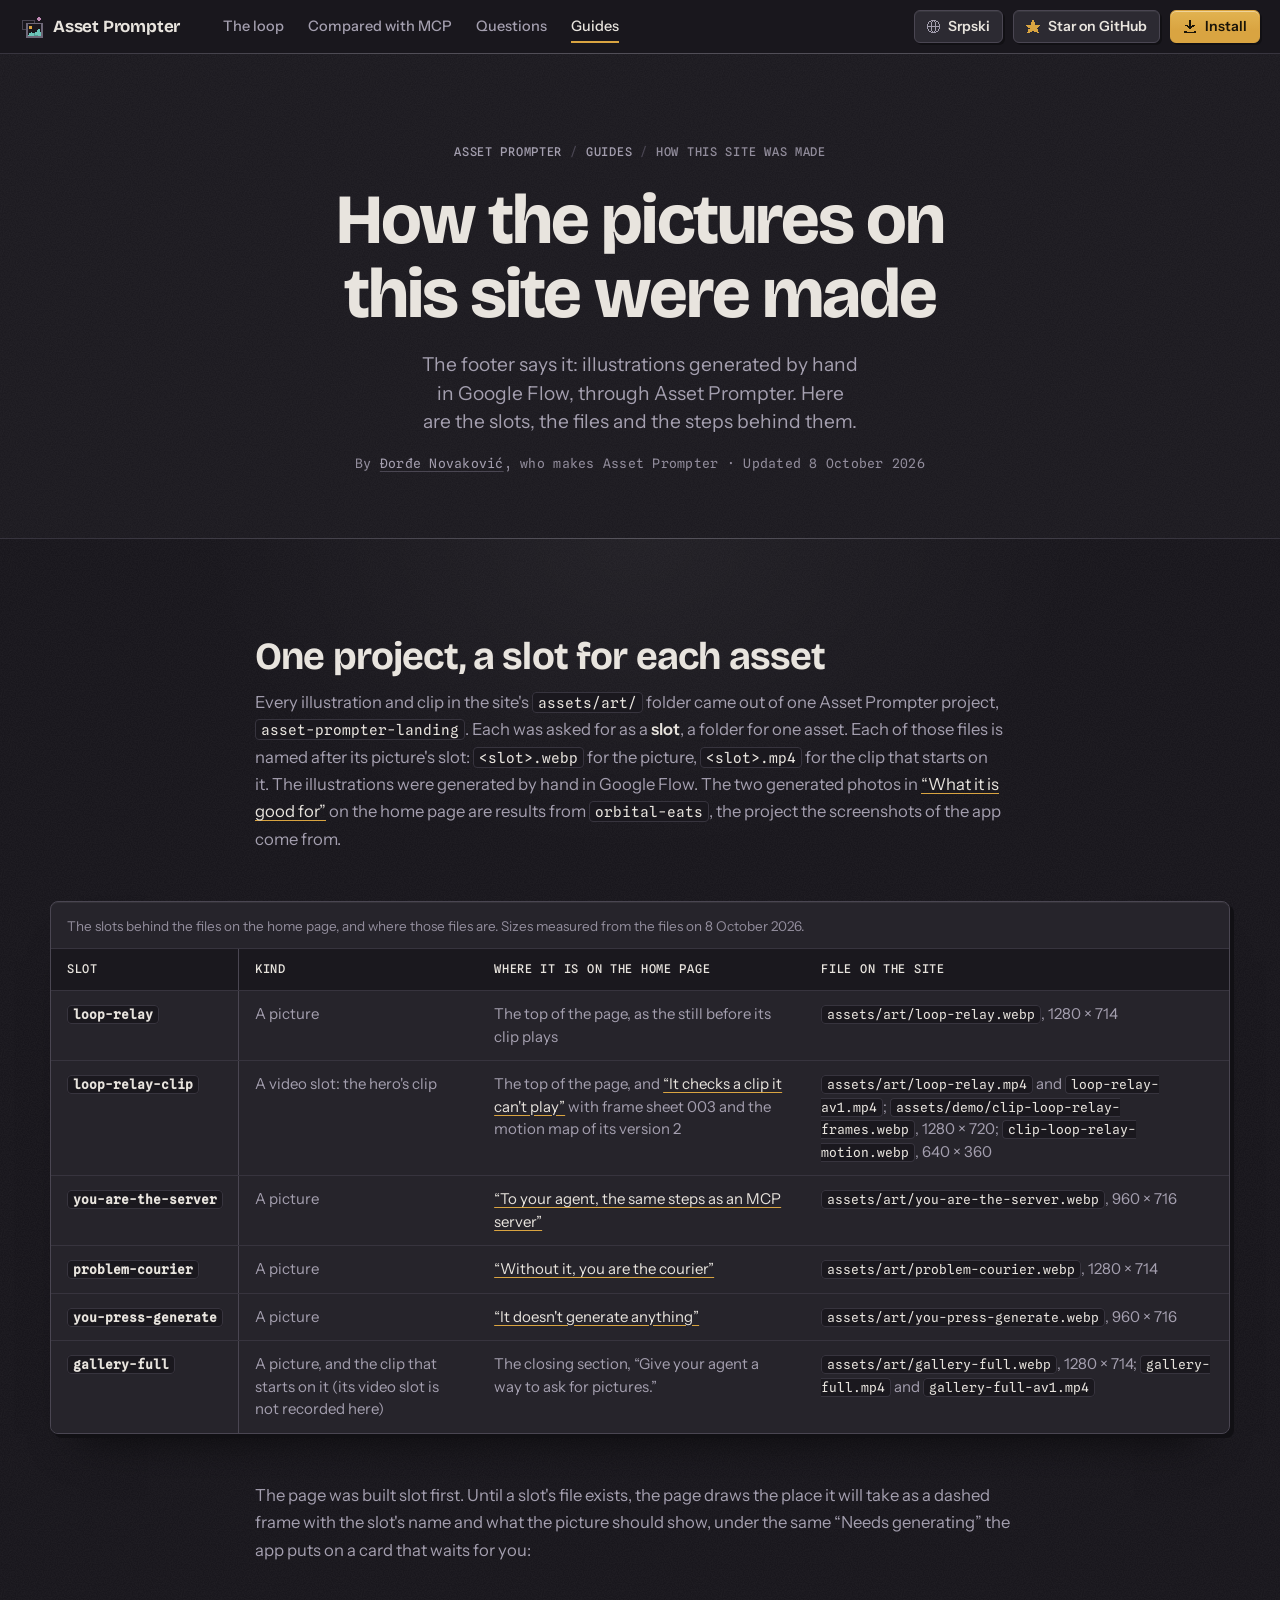
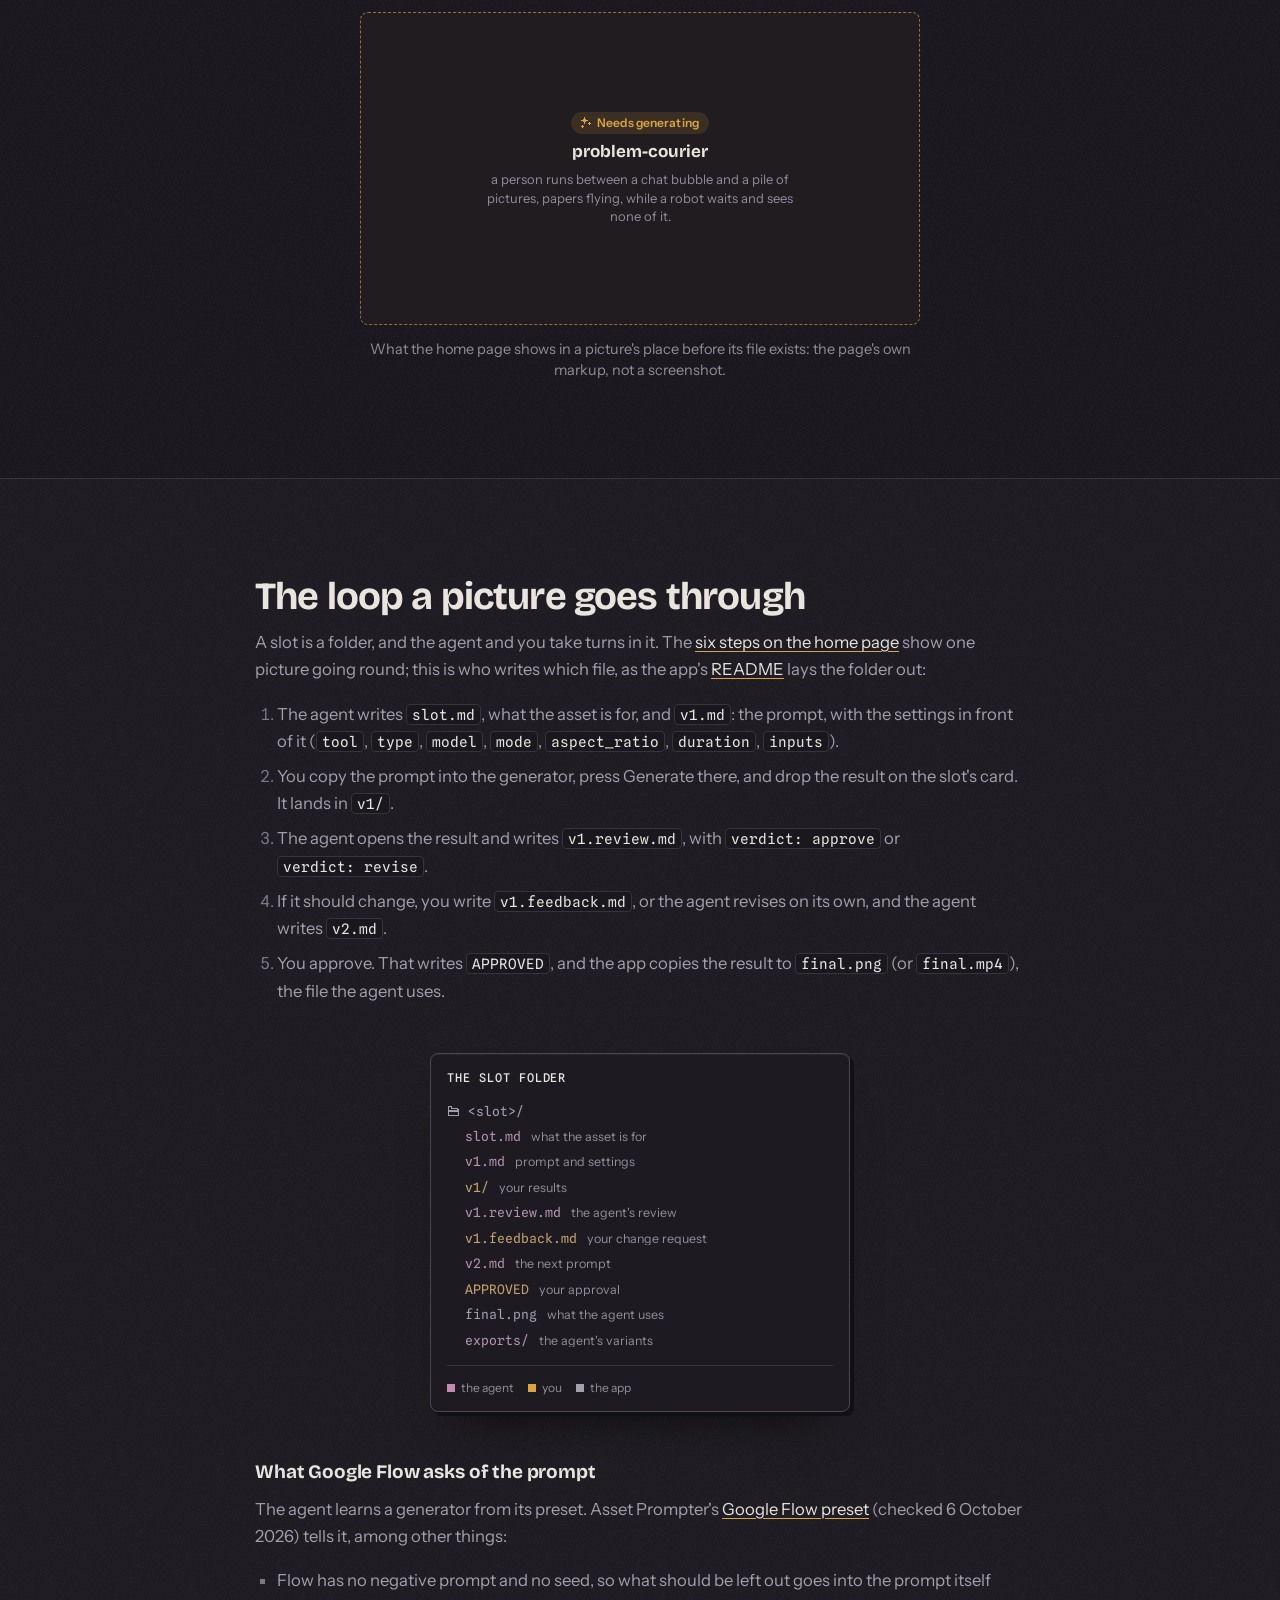
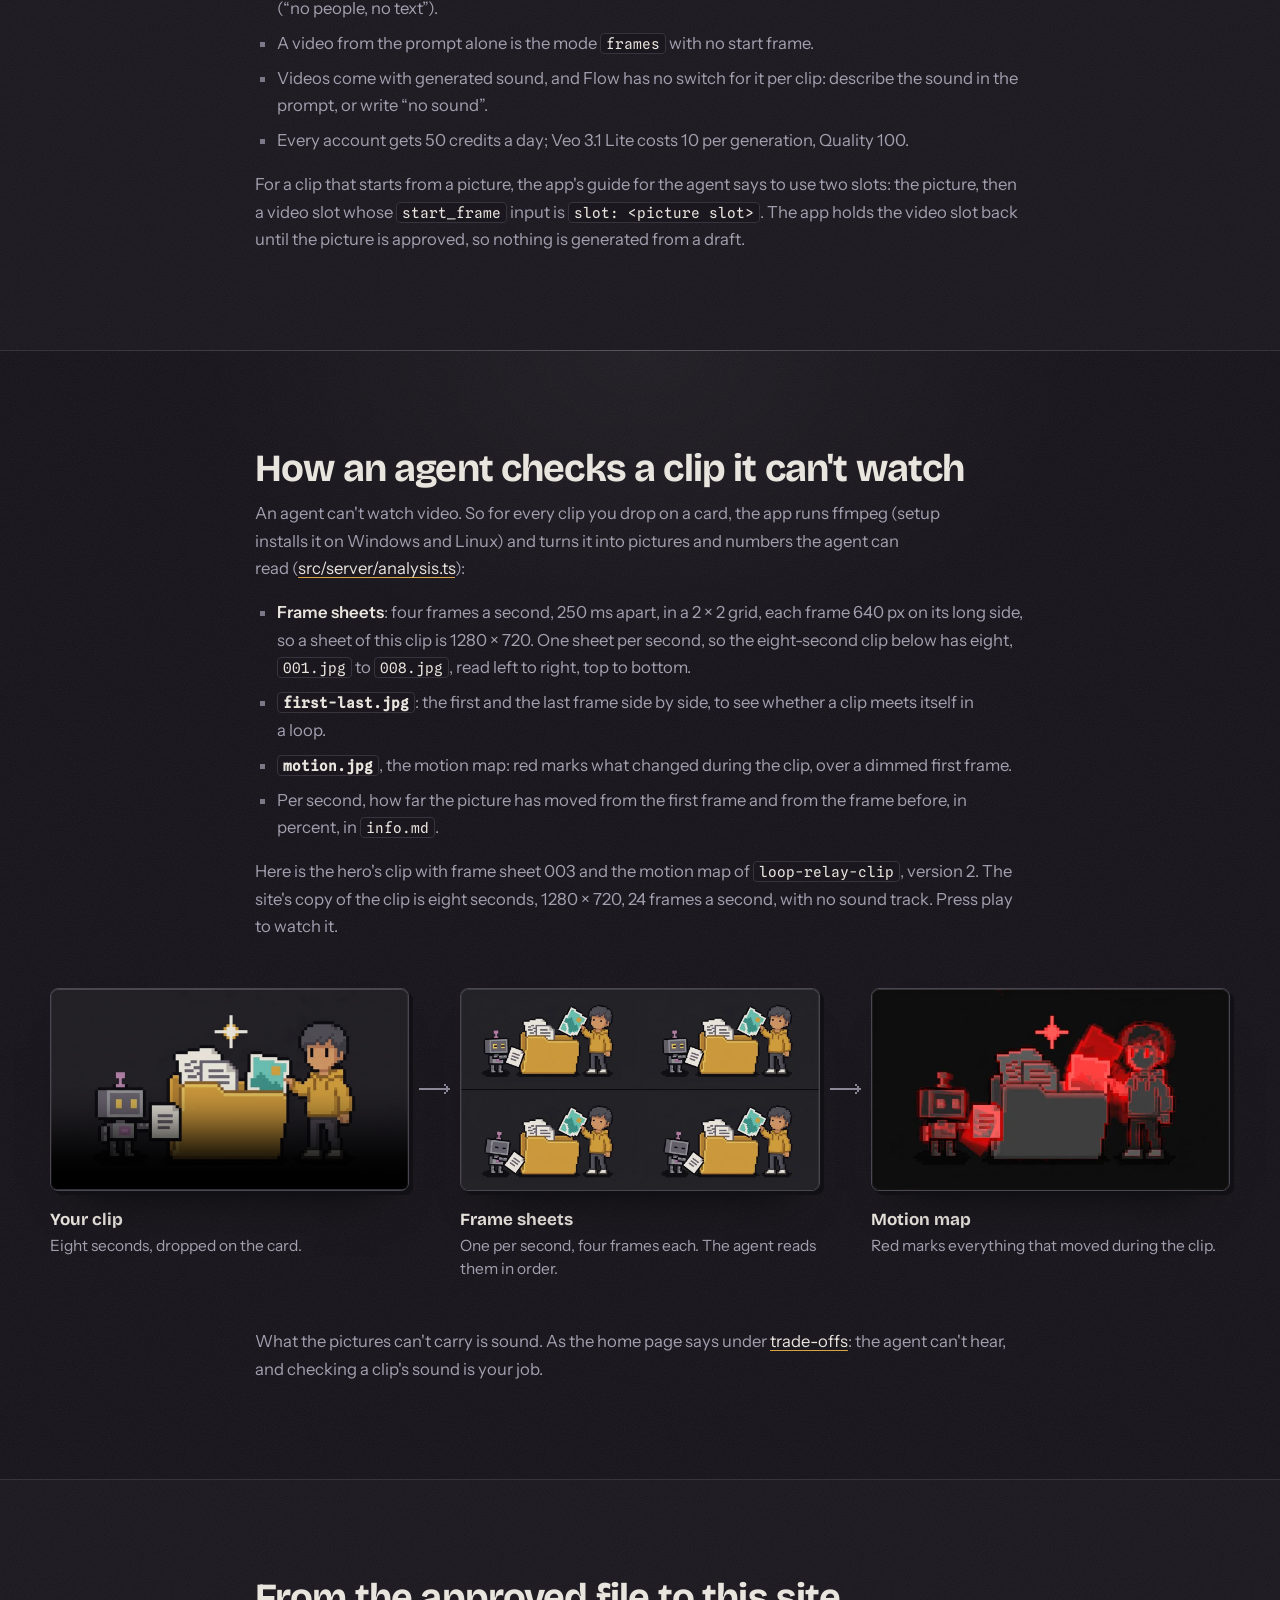
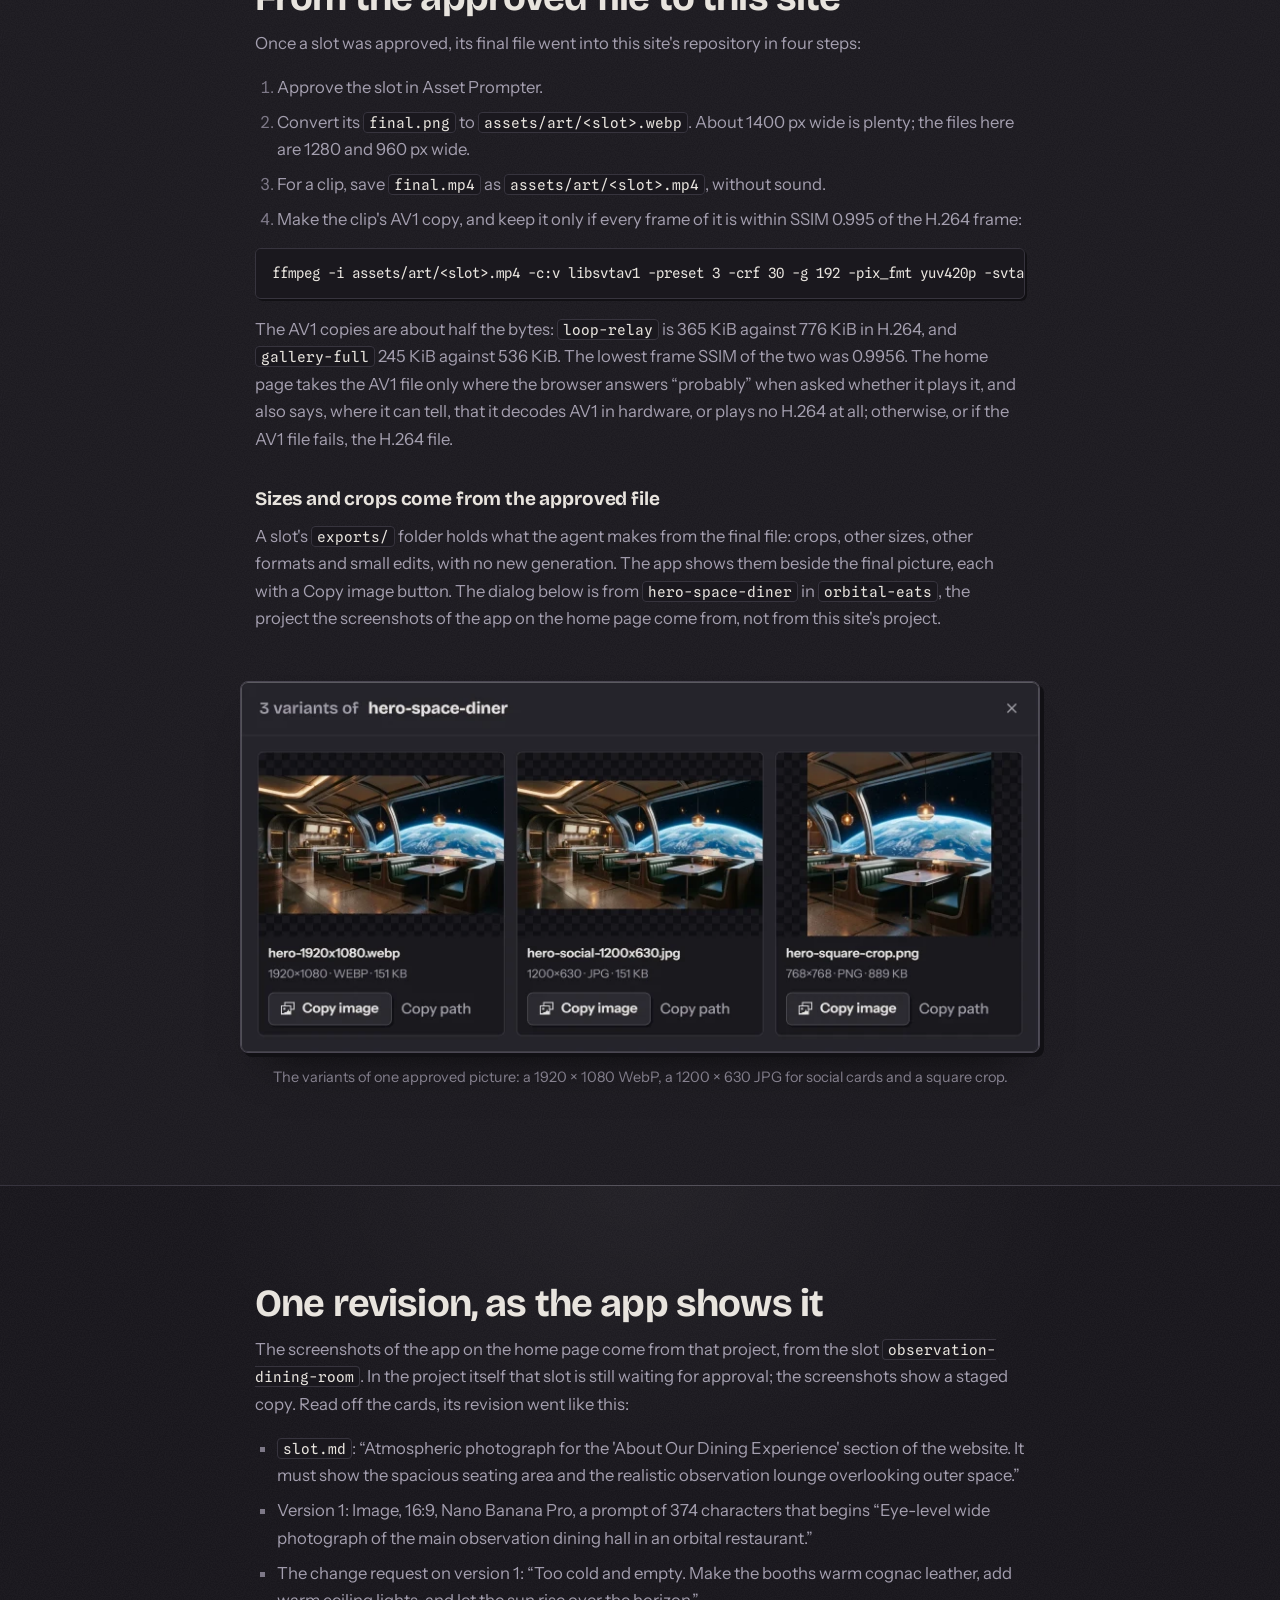
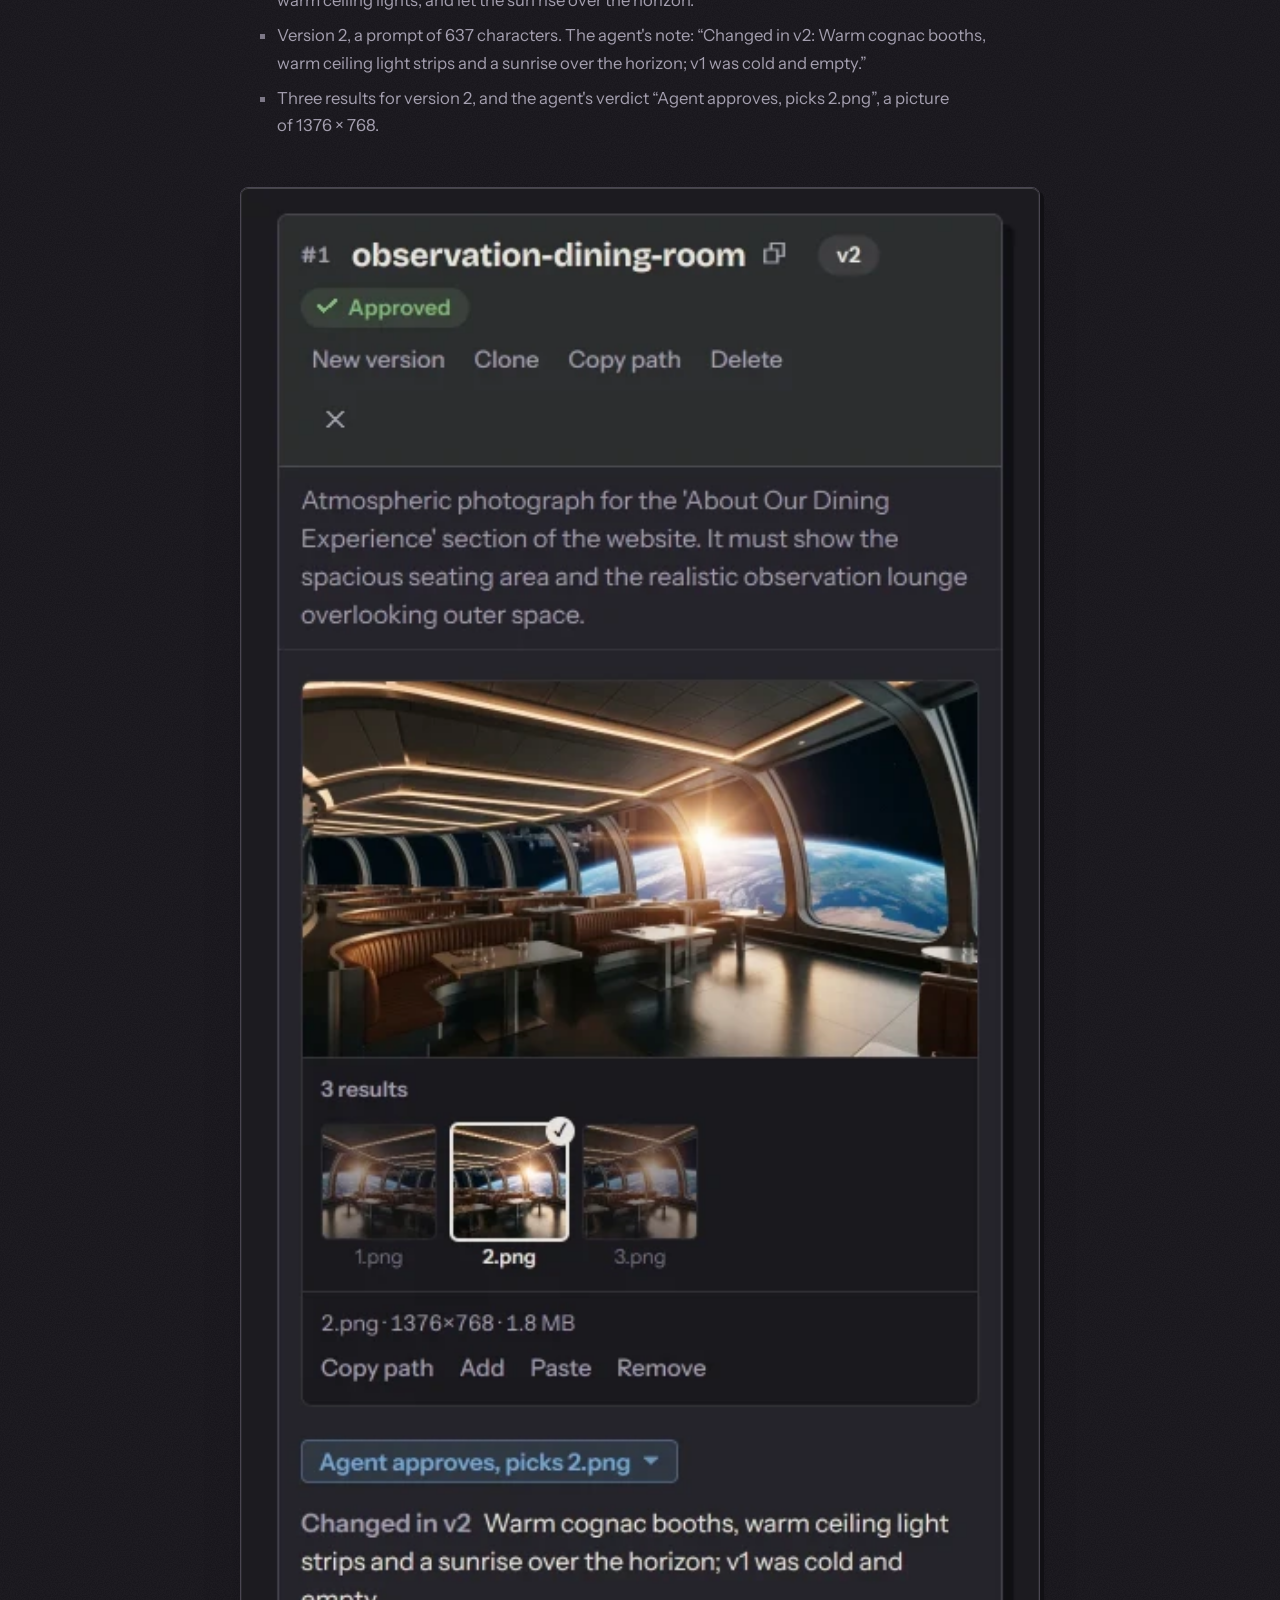
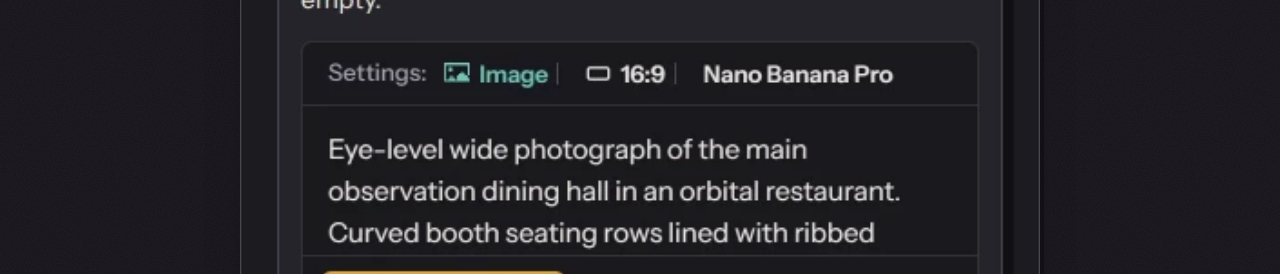
<file: guides/how-this-site-was-made/index.html>
<!doctype html>
<html lang="en">
  <head>
    <meta charset="utf-8" />
    <meta name="viewport" content="width=device-width, initial-scale=1" />
    <title data-i18n="g.made.title">How this site's illustrations were made in Google Flow</title>
    <meta name="description" data-i18n-content="g.made.description" content="The real files behind this site's pictures: Asset Prompter slots, illustrations generated in Google Flow, a clip's frame sheets and motion map, the exports." />
    <meta name="robots" content="index, follow, max-image-preview:large, max-snippet:-1, max-video-preview:-1" />
    <meta name="author" content="Đorđe Novaković" />
    <!-- A guide sits two folders down, so every address in it starts at the root, as in 404.html. Its Serbian copy,
         made by tools/build-sr.mjs, is the same path under /sr/; both name both in their hreflang links. -->
    <link rel="canonical" href="https://assetprompter.com/guides/how-this-site-was-made/" />
    <link rel="alternate" hreflang="en" href="https://assetprompter.com/guides/how-this-site-was-made/" />
    <link rel="alternate" hreflang="sr" href="https://assetprompter.com/sr/guides/how-this-site-was-made/" />
    <link rel="alternate" hreflang="x-default" href="https://assetprompter.com/guides/how-this-site-was-made/" />
    <!-- The language. A reader who chose Serbian (with the language link of a guide, or the menu of the home page; both
         keep the choice in localStorage) and opens an English guide goes on to its Serbian copy, which the hreflang
         link above names, before anything is fetched or drawn; ?lang=en keeps English, as on the home page. A guide that
         has no Serbian copy yet has no such link, and stays. The guides load no other script. -->
    <script>
      (function () {
        var root = document.documentElement;
        var asked = (/[?&]lang=([a-z]+)/.exec(location.search) || [])[1];
        var saved = null;
        try {
          saved = localStorage.getItem("lang");
        } catch (e) {}
        var other = document.querySelector('link[rel="alternate"][hreflang="' + (root.lang === "en" ? "sr" : "en") + '"]');
        if (other) {
          var path = new URL(other.href).pathname;
          if (root.lang === "en" && (asked === "sr" || (saved === "sr" && asked !== "en"))) location.replace(path + location.hash);
          else if (root.lang !== "en" && asked === "en") location.replace(path + "?lang=en" + location.hash);
        }
        // The parts of the page, the same in both languages. A place is one of them and how far into it the window's
        // top is, since the other language's text runs to other heights (as main.js does on the home page).
        var parts = function () {
          return document.querySelectorAll("main > section, body > footer");
        };
        // Following a language link keeps that choice, as the menu of the home page does, and the reader's place. The
        // other page takes the place of this one in the history, so Back does not lead to a page the choice sends on.
        // With a modifier the link opens as any link does.
        document.addEventListener("click", function (event) {
          var link = event.target.closest && event.target.closest("a[data-lang]");
          if (!link || event.button || event.metaKey || event.ctrlKey || event.shiftKey || event.altKey) return;
          var lang = link.getAttribute("data-lang");
          var kept = false;
          try {
            localStorage.setItem("lang", lang);
            kept = localStorage.getItem("lang") === lang;
          } catch (e) {}
          try {
            var all = parts();
            for (var i = all.length - 1; i >= 0; i--) {
              var box = all[i].getBoundingClientRect();
              if (box.top <= 0 || i === 0) {
                sessionStorage.setItem("guide-place", JSON.stringify({ i: i, f: Math.max(0, Math.min(1, -box.top / box.height)), at: Date.now() }));
                break;
              }
            }
          } catch (e) {}
          event.preventDefault();
          // A Serbian choice that could not be replaced would send the English guide back to the Serbian one.
          location.replace(link.getAttribute("href") + (lang === "en" && !kept ? "?lang=en" : ""));
        });
        // The bar stays at the top, but the browser takes it as under the room scroll-padding-top keeps for it: focusing one
        // of its links from the keyboard would scroll the page half a window up. It stays where it was instead: scrolling
        // to it at once undoes an instant scroll and stops a smooth one, even when the page has not moved yet.
        var y = scrollY;
        addEventListener("scroll", function () {
          y = scrollY;
        }, { passive: true });
        document.addEventListener("focusin", function (event) {
          if (!event.target.closest || !event.target.closest(".bar")) return;
          // Only the keyboard's focus: a tap or a click does not scroll, and a flick still running is left alone.
          try {
            if (!event.target.matches(":focus-visible")) return;
          } catch (e) {}
          var at = y;
          var stay = function () {
            root.style.scrollBehavior = "auto";
            scrollTo(0, at);
            root.style.scrollBehavior = "";
          };
          stay();
          requestAnimationFrame(stay);
        });
        // Coming from the other language: start where the reader was. Once more when the fonts are in, if nothing has moved.
        var place = null;
        try {
          place = JSON.parse(sessionStorage.getItem("guide-place"));
          sessionStorage.removeItem("guide-place");
        } catch (e) {}
        if (place && Date.now() - place.at < 10000) {
          document.addEventListener("DOMContentLoaded", function () {
            var part = parts()[place.i];
            if (!part) return;
            var go = function () {
              // At once: the stylesheet's smooth scrolling would ease it.
              root.style.scrollBehavior = "auto";
              scrollTo(0, Math.round(part.getBoundingClientRect().top + scrollY + part.offsetHeight * place.f));
              root.style.scrollBehavior = "";
              return scrollY;
            };
            // Once the stylesheet is in (it holds the first paint, but not DOMContentLoaded).
            var css = document.querySelector('link[rel="stylesheet"]');
            var start = function () {
              var landed = go();
              if (document.fonts) {
                document.fonts.ready.then(function () {
                  if (scrollY === landed) go();
                });
              }
            };
            if (!css || css.sheet) start();
            else css.addEventListener("load", start);
          });
        }
      })();
    </script>
    <meta name="theme-color" content="#19171d" />
    <meta name="color-scheme" content="dark" />
    <meta name="format-detection" content="telephone=no" />
    <meta property="og:type" content="article" />
    <meta property="og:site_name" content="Asset Prompter" />
    <meta property="og:locale" data-i18n-content="og.locale" content="en_US" />
    <meta property="og:locale:alternate" data-i18n-content="og.locale.alt" content="sr_RS" />
    <meta property="og:title" data-i18n-content="g.made.title" content="How this site's illustrations were made in Google Flow" />
    <meta property="og:description" data-i18n-content="g.made.description" content="The real files behind this site's pictures: Asset Prompter slots, illustrations generated in Google Flow, a clip's frame sheets and motion map, the exports." />
    <meta property="og:url" content="https://assetprompter.com/guides/how-this-site-was-made/" />
    <meta property="og:image" data-i18n-content="og.image" content="https://assetprompter.com/assets/og.jpg" />
    <meta property="og:image:type" content="image/jpeg" />
    <meta property="og:image:width" content="1200" />
    <meta property="og:image:height" content="630" />
    <meta property="og:image:alt" data-i18n-content="og.alt" content="Asset Prompter: your agent writes the prompt, you make the picture. A robot and a person on either side of a shared folder." />
    <meta property="article:published_time" content="2026-10-08" />
    <meta property="article:modified_time" content="2026-10-08" />
    <meta property="article:author" content="https://github.com/Djordje1998" />
    <meta name="twitter:card" content="summary_large_image" />
    <meta name="twitter:title" data-i18n-content="g.made.title" content="How this site's illustrations were made in Google Flow" />
    <meta name="twitter:description" data-i18n-content="g.made.description" content="The real files behind this site's pictures: Asset Prompter slots, illustrations generated in Google Flow, a clip's frame sheets and motion map, the exports." />
    <meta name="twitter:image" data-i18n-content="og.image" content="https://assetprompter.com/assets/og.jpg" />
    <meta name="twitter:image:alt" data-i18n-content="og.alt" content="Asset Prompter: your agent writes the prompt, you make the picture. A robot and a person on either side of a shared folder." />
    <link rel="icon" href="/favicon.ico" sizes="32x32" />
    <link rel="icon" type="image/svg+xml" href="/favicon.svg" />
    <link rel="icon" type="image/png" sizes="192x192" href="/icon-192.png" />
    <link rel="apple-touch-icon" href="/apple-touch-icon.png" />
    <link rel="manifest" href="/site.webmanifest" />
    <meta name="apple-mobile-web-app-title" content="Asset Prompter" />
    <link rel="preload" href="/assets/fonts/bricolage-grotesque-v9-latin.woff2" as="font" type="font/woff2" crossorigin />
    <link rel="preload" href="/assets/fonts/instrument-sans-v4-latin.woff2" as="font" type="font/woff2" crossorigin />
    <link rel="stylesheet" href="/styles.css?v=w2-052" />
    <!-- What search engines and AI answers read about the guide. The page's name and description are the title and
         the description above, the article's headline is the h1, the breadcrumb's names are those above the h1. The
         site, the app and the author are described on the home page (the same @id); the author is repeated in short. -->
    <script type="application/ld+json">
      {
        "@context": "https://schema.org",
        "@graph": [
          {
            "@type": "WebPage",
            "@id": "https://assetprompter.com/guides/how-this-site-was-made/#webpage",
            "url": "https://assetprompter.com/guides/how-this-site-was-made/",
            "name": "How this site's illustrations were made in Google Flow",
            "description": "The real files behind this site's pictures: Asset Prompter slots, illustrations generated in Google Flow, a clip's frame sheets and motion map, the exports.",
            "inLanguage": "en",
            "isPartOf": {
              "@id": "https://assetprompter.com/#website"
            },
            "about": {
              "@id": "https://assetprompter.com/#app"
            },
            "breadcrumb": {
              "@id": "https://assetprompter.com/guides/how-this-site-was-made/#breadcrumb"
            },
            "primaryImageOfPage": {
              "@type": "ImageObject",
              "url": "https://assetprompter.com/assets/art/loop-relay.webp",
              "width": 1280,
              "height": 714
            },
            "datePublished": "2026-10-08",
            "dateModified": "2026-10-08"
          },
          {
            "@type": "Article",
            "@id": "https://assetprompter.com/guides/how-this-site-was-made/#article",
            "headline": "How the pictures on this site were made",
            "description": "The real files behind this site's pictures: Asset Prompter slots, illustrations generated in Google Flow, a clip's frame sheets and motion map, the exports.",
            "inLanguage": "en",
            "mainEntityOfPage": {
              "@id": "https://assetprompter.com/guides/how-this-site-was-made/#webpage"
            },
            "isPartOf": {
              "@id": "https://assetprompter.com/#website"
            },
            "author": {
              "@id": "https://assetprompter.com/#author"
            },
            "publisher": {
              "@id": "https://assetprompter.com/#author"
            },
            "about": {
              "@id": "https://assetprompter.com/#app"
            },
            "image": ["https://assetprompter.com/assets/art/loop-relay.webp", "https://assetprompter.com/assets/og.jpg"],
            "datePublished": "2026-10-08",
            "dateModified": "2026-10-08",
            "mentions": [
              {
                "@type": "Thing",
                "name": "Google Flow",
                "sameAs": "https://www.wikidata.org/wiki/Q140560557"
              },
              {
                "@type": "Thing",
                "name": "FFmpeg"
              }
            ]
          },
          {
            "@type": "BreadcrumbList",
            "@id": "https://assetprompter.com/guides/how-this-site-was-made/#breadcrumb",
            "itemListElement": [
              {
                "@type": "ListItem",
                "position": 1,
                "name": "Asset Prompter",
                "item": "https://assetprompter.com/"
              },
              {
                "@type": "ListItem",
                "position": 2,
                "name": "Guides",
                "item": "https://assetprompter.com/guides/"
              },
              {
                "@type": "ListItem",
                "position": 3,
                "name": "How this site was made"
              }
            ]
          },
          {
            "@type": "Person",
            "@id": "https://assetprompter.com/#author",
            "name": "Đorđe Novaković",
            "url": "https://github.com/Djordje1998",
            "sameAs": [
              "https://github.com/Djordje1998",
              "https://www.linkedin.com/in/dj-nov"
            ]
          }
        ]
      }
    </script>
  </head>
  <body>
    <svg xmlns="http://www.w3.org/2000/svg" class="sprite" aria-hidden="true">
      <symbol id="logo" viewBox="0 0 16 16"><rect x="12" y="1" width="1" height="1" fill="#c08ab5"/><rect x="11" y="2" width="3" height="1" fill="#c08ab5"/><rect x="1" y="3" width="9" height="1" fill="#4a4652"/><rect x="12" y="3" width="1" height="1" fill="#c08ab5"/><rect x="1" y="4" width="1" height="1" fill="#4a4652"/><rect x="9" y="4" width="1" height="1" fill="#4a4652"/><rect x="1" y="5" width="1" height="1" fill="#4a4652"/><rect x="4" y="5" width="11" height="1" fill="#6e6878"/><rect x="1" y="6" width="1" height="1" fill="#4a4652"/><rect x="4" y="6" width="1" height="1" fill="#6e6878"/><rect x="14" y="6" width="1" height="1" fill="#6e6878"/><rect x="1" y="7" width="1" height="1" fill="#4a4652"/><rect x="4" y="7" width="1" height="1" fill="#6e6878"/><rect x="6" y="7" width="2" height="1" fill="#d9a441"/><rect x="14" y="7" width="1" height="1" fill="#6e6878"/><rect x="1" y="8" width="1" height="1" fill="#4a4652"/><rect x="4" y="8" width="1" height="1" fill="#6e6878"/><rect x="6" y="8" width="2" height="1" fill="#d9a441"/><rect x="14" y="8" width="1" height="1" fill="#6e6878"/><rect x="1" y="9" width="3" height="1" fill="#4a4652"/><rect x="4" y="9" width="1" height="1" fill="#6e6878"/><rect x="12" y="9" width="1" height="1" fill="#6cc4b8"/><rect x="14" y="9" width="1" height="1" fill="#6e6878"/><rect x="4" y="10" width="1" height="1" fill="#6e6878"/><rect x="11" y="10" width="2" height="1" fill="#6cc4b8"/><rect x="14" y="10" width="1" height="1" fill="#6e6878"/><rect x="4" y="11" width="1" height="1" fill="#6e6878"/><rect x="7" y="11" width="1" height="1" fill="#6cc4b8"/><rect x="10" y="11" width="4" height="1" fill="#6cc4b8"/><rect x="14" y="11" width="1" height="1" fill="#6e6878"/><rect x="4" y="12" width="1" height="1" fill="#6e6878"/><rect x="6" y="12" width="3" height="1" fill="#6cc4b8"/><rect x="9" y="12" width="1" height="1" fill="#4f9e94"/><rect x="10" y="12" width="4" height="1" fill="#6cc4b8"/><rect x="14" y="12" width="1" height="1" fill="#6e6878"/><rect x="4" y="13" width="1" height="1" fill="#6e6878"/><rect x="5" y="13" width="4" height="1" fill="#6cc4b8"/><rect x="9" y="13" width="3" height="1" fill="#4f9e94"/><rect x="12" y="13" width="2" height="1" fill="#6cc4b8"/><rect x="14" y="13" width="1" height="1" fill="#6e6878"/><rect x="4" y="14" width="11" height="1" fill="#6e6878"/></symbol>
      <symbol id="i-star" viewBox="0 0 12 12"><path d="M5 0h2v1h-2zM5 1h2v1h-2zM4 2h4v1h-4zM4 3h4v1h-4zM0 4h12v1h-12zM1 5h10v1h-10zM2 6h8v1h-8zM3 7h6v1h-6zM2 8h8v1h-8zM2 9h3v1h-3zM7 9h3v1h-3zM1 10h2v1h-2zM9 10h2v1h-2z"/></symbol>
      <symbol id="i-download" viewBox="0 0 12 12"><path d="M5 0h2v1h-2zM5 1h2v1h-2zM5 2h2v1h-2zM5 3h2v1h-2zM2 4h2v1h-2zM5 4h2v1h-2zM8 4h2v1h-2zM3 5h6v1h-6zM4 6h4v1h-4zM5 7h2v1h-2zM1 9h2v1h-2zM9 9h2v1h-2zM1 10h10v1h-10z"/></symbol>
      <symbol id="i-globe" viewBox="0 0 12 12"><path d="M3 0h5v1h-5zM2 1h1v1h-1zM4 1h1v1h-1zM6 1h1v1h-1zM8 1h1v1h-1zM1 2h1v1h-1zM3 2h1v1h-1zM7 2h1v1h-1zM9 2h1v1h-1zM0 3h1v1h-1zM3 3h1v1h-1zM7 3h1v1h-1zM10 3h1v1h-1zM0 4h1v1h-1zM3 4h1v1h-1zM7 4h1v1h-1zM10 4h1v1h-1zM0 5h11v1h-11zM0 6h1v1h-1zM3 6h1v1h-1zM7 6h1v1h-1zM10 6h1v1h-1zM0 7h1v1h-1zM3 7h1v1h-1zM7 7h1v1h-1zM10 7h1v1h-1zM1 8h1v1h-1zM3 8h1v1h-1zM7 8h1v1h-1zM9 8h1v1h-1zM2 9h1v1h-1zM4 9h1v1h-1zM6 9h1v1h-1zM8 9h1v1h-1zM3 10h5v1h-5z"/></symbol>
      <symbol id="i-spark" viewBox="0 0 12 12"><path d="M5 0h1v1h-1zM5 1h1v1h-1zM4 2h3v1h-3zM2 3h7v1h-7zM4 4h3v1h-3zM5 5h1v1h-1zM10 5h1v1h-1zM5 6h1v1h-1zM9 6h3v1h-3zM10 7h1v1h-1zM3 8h1v1h-1zM2 9h3v1h-3zM3 10h1v1h-1z"/></symbol>
      <symbol id="i-check" viewBox="0 0 12 12"><path d="M10 1h2v1h-2zM9 2h3v1h-3zM8 3h3v1h-3zM1 4h2v1h-2zM7 4h3v1h-3zM1 5h3v1h-3zM6 5h3v1h-3zM2 6h5v1h-5zM3 7h3v1h-3zM4 8h1v1h-1z"/></symbol>
      <symbol id="i-info" viewBox="0 0 12 12"><path d="M3 0h6v1h-6zM2 1h1v1h-1zM9 1h1v1h-1zM1 2h1v1h-1zM5 2h2v1h-2zM10 2h1v1h-1zM1 3h1v1h-1zM10 3h1v1h-1zM1 4h1v1h-1zM5 4h2v1h-2zM10 4h1v1h-1zM1 5h1v1h-1zM5 5h2v1h-2zM10 5h1v1h-1zM1 6h1v1h-1zM5 6h2v1h-2zM10 6h1v1h-1zM1 7h1v1h-1zM5 7h2v1h-2zM10 7h1v1h-1zM2 8h1v1h-1zM9 8h1v1h-1zM3 9h6v1h-6z"/></symbol>
      <symbol id="i-folder" viewBox="0 0 12 12"><path d="M1 1h4v1h-4zM1 2h1v1h-1zM4 2h1v1h-1zM1 3h1v1h-1zM4 3h6v1h-6zM1 4h1v1h-1zM9 4h2v1h-2zM1 5h10v1h-10zM1 6h1v1h-1zM10 6h1v1h-1zM1 7h1v1h-1zM10 7h1v1h-1zM1 8h1v1h-1zM10 8h1v1h-1zM1 9h10v1h-10z"/></symbol>
    </svg>

    <a class="skip" href="#main" data-i18n="skip">Skip to content</a>

    <header class="bar">
      <a class="brand" href="/">
        <svg class="logo" width="24" height="24" aria-hidden="true"><use href="#logo" /></svg>
        Asset Prompter
      </a>
      <!-- The home page's sections, and the guides. -->
      <nav class="bar-links" aria-label="Site" data-i18n-aria-label="g.nav.label">
        <a href="/#loop" data-i18n="nav.loop">The loop</a>
        <a href="/#mcp" data-i18n="nav.mcp">Compared with MCP</a>
        <a href="/#questions" data-i18n="nav.questions">Questions</a>
        <a href="/guides/" aria-current="true" data-i18n="foot.guides">Guides</a>
      </nav>
      <div class="bar-right">
        <!-- The language: a plain link to this page in the other language, drawn like the home page's language button, which works
             without a script. It names the language it leads to, as a word where the bar has room and as its code after the globe on a phone. The script at the top keeps the choice and the reader's place. -->
        <a class="btn lang-btn" href="/sr/guides/how-this-site-was-made/" hreflang="sr" lang="sr-Latn" data-lang="sr" aria-label="Srpski, SR: ova stranica na srpskom">
          <svg class="icon" width="14" height="14" aria-hidden="true"><use href="#i-globe" /></svg>
          <span class="lang-name">Srpski</span>
          <span class="lang-code">SR</span>
        </a>
        <a class="btn bar-github" href="https://github.com/Djordje1998/asset-prompter" target="_blank" rel="noopener" aria-label="Star on GitHub: Asset Prompter" data-i18n-aria-label="star.label">
          <svg class="icon" width="14" height="14" aria-hidden="true"><use href="#i-star" /></svg>
          <span class="bar-github-text" data-i18n="star">Star<span class="bar-github-on"> on GitHub</span></span>
        </a>
        <a class="btn btn-primary" href="/#install" data-i18n-text="install">
          <svg class="icon" width="14" height="14" aria-hidden="true"><use href="#i-download" /></svg>
          Install
        </a>
      </div>
    </header>

    <main id="main">
      <section class="section guide-top">
        <div class="wrap">
          <nav class="crumbs" aria-label="Breadcrumb" data-i18n-aria-label="g.crumbs.label">
            <ol>
              <li><a href="/" data-i18n="g.crumbs.home">Asset Prompter</a></li>
              <li><a href="/guides/" data-i18n="foot.guides">Guides</a></li>
              <li aria-current="page" data-i18n="g.made.crumb">How this site was made</li>
            </ol>
          </nav>
          <div class="head">
            <h1 data-i18n="g.made.h1">How the pictures on this site were made</h1>
            <p class="lead" data-i18n="g.made.lead">The footer says it: illustrations generated by hand in Google Flow, through Asset Prompter. Here are the slots, the files and the steps behind them.</p>
            <p class="guide-meta" data-i18n="g.byline">
              By <a href="https://github.com/Djordje1998" target="_blank" rel="noopener author">Đorđe Novaković</a>, who makes Asset Prompter ·
              Updated <time datetime="2026-10-08">8 October 2026</time>
            </p>
          </div>
        </div>
      </section>

      <section class="section band guide-sec" aria-labelledby="slots">
        <div class="wrap">
          <div class="prose">
            <h2 id="slots" data-i18n="g.made.1.h">One project, a slot for each asset</h2>
            <p data-i18n="g.made.1.p1">
              Every illustration and clip in the site's <code>assets/art/</code> folder came out of one Asset Prompter project,
              <code>asset-prompter-landing</code>. Each was asked for as a <strong>slot</strong>, a folder for one asset. Each of those
              files is named after its picture's slot: <code>&lt;slot&gt;.webp</code> for the picture, <code>&lt;slot&gt;.mp4</code> for
              the clip that starts on it. The illustrations were generated by hand in Google Flow. The two generated photos in
              <a href="/#uses">“What it is good for”</a> on the home page are results from <code>orbital-eats</code>, the project the
              screenshots of the app come from.
            </p>
          </div>
          <section class="table-wrap guide-wide" aria-labelledby="slots-caption" tabindex="0">
            <table class="guide-table">
              <caption id="slots-caption"><span data-i18n="g.made.t.caption">The slots behind the files on the home page, and where those files are. Sizes measured from the files on 8 October 2026.</span></caption>
              <thead>
                <tr>
                  <th scope="col" data-i18n="g.made.t.slot">Slot</th>
                  <th scope="col" data-i18n="g.made.t.kind">Kind</th>
                  <th scope="col" data-i18n="g.made.t.where">Where it is on the home page</th>
                  <th scope="col" data-i18n="g.made.t.file">File on the site</th>
                </tr>
              </thead>
              <tbody>
                <tr>
                  <th scope="row"><code>loop-relay</code></th>
                  <td data-i18n="g.made.t.1.kind">A picture</td>
                  <td data-i18n="g.made.t.1.where">The top of the page, as the still before its clip plays</td>
                  <td><code>assets/art/loop-relay.webp</code>, 1280 × 714</td>
                </tr>
                <tr>
                  <th scope="row"><code>loop-relay-clip</code></th>
                  <td data-i18n="g.made.t.2.kind">A video slot: the hero's clip</td>
                  <td data-i18n="g.made.t.2.where">The top of the page, and <a href="/#agent">“It checks a clip it can't play”</a> with frame sheet 003 and the motion map of its version 2</td>
                  <td data-i18n="g.made.t.2.file"><code>assets/art/loop-relay.mp4</code> and <code>loop-relay-av1.mp4</code>; <code>assets/demo/clip-loop-relay-frames.webp</code>, 1280 × 720; <code>clip-loop-relay-motion.webp</code>, 640 × 360</td>
                </tr>
                <tr>
                  <th scope="row"><code>you-are-the-server</code></th>
                  <td data-i18n="g.made.t.3.kind">A picture</td>
                  <td data-i18n="g.made.t.3.where"><a href="/#mcp">“To your agent, the same steps as an MCP server”</a></td>
                  <td><code>assets/art/you-are-the-server.webp</code>, 960 × 716</td>
                </tr>
                <tr>
                  <th scope="row"><code>problem-courier</code></th>
                  <td data-i18n="g.made.t.4.kind">A picture</td>
                  <td data-i18n="g.made.t.4.where"><a href="/#why">“Without it, you are the courier”</a></td>
                  <td><code>assets/art/problem-courier.webp</code>, 1280 × 714</td>
                </tr>
                <tr>
                  <th scope="row"><code>you-press-generate</code></th>
                  <td data-i18n="g.made.t.5.kind">A picture</td>
                  <td data-i18n="g.made.t.5.where"><a href="/#tradeoffs">“It doesn't generate anything”</a></td>
                  <td><code>assets/art/you-press-generate.webp</code>, 960 × 716</td>
                </tr>
                <tr>
                  <th scope="row"><code>gallery-full</code></th>
                  <td data-i18n="g.made.t.6.kind">A picture, and the clip that starts on it (its video slot is not recorded here)</td>
                  <td data-i18n="g.made.t.6.where">The closing section, “Give your agent a way to ask for pictures.”</td>
                  <td data-i18n="g.made.t.6.file"><code>assets/art/gallery-full.webp</code>, 1280 × 714; <code>gallery-full.mp4</code> and <code>gallery-full-av1.mp4</code></td>
                </tr>
              </tbody>
            </table>
          </section>
          <div class="prose">
            <p data-i18n="g.made.1.p2">
              The page was built slot first. Until a slot's file exists, the page draws the place it will take as a dashed
              frame with the slot's name and what the picture should show, under the same “Needs generating” the app puts on a
              card that waits for you:
            </p>
          </div>
          <figure class="guide-wide guide-fig is-small">
            <div class="art is-missing">
              <span class="tag t-generate"><svg class="icon" width="12" height="12" aria-hidden="true"><use href="#i-spark" /></svg>Needs generating</span>
              <span class="art-slot">problem-courier</span>
              <span class="art-hint" data-i18n="g.made.missing.hint">a person runs between a chat bubble and a pile of pictures, papers flying, while a robot waits and sees none of it.</span>
            </div>
            <figcaption data-i18n="g.made.missing.caption">What the home page shows in a picture's place before its file exists: the page's own markup, not a screenshot.</figcaption>
          </figure>
        </div>
      </section>

      <section class="section guide-sec" aria-labelledby="loop">
        <div class="wrap">
          <div class="prose">
            <h2 id="loop" data-i18n="g.made.2.h">The loop a picture goes through</h2>
            <p data-i18n="g.made.2.p1">
              A slot is a folder, and the agent and you take turns in it. The <a href="/#loop">six steps on the home page</a> show one
              picture going round; this is who writes which file, as the app's
              <a href="https://github.com/Djordje1998/asset-prompter/blob/master/README.md#the-folder" target="_blank" rel="noopener">README</a> lays the folder out:
            </p>
            <ol data-i18n="g.made.2.list">
              <li>The agent writes <code>slot.md</code>, what the asset is for, and <code>v1.md</code>: the prompt, with the settings in front of it (<code>tool</code>, <code>type</code>, <code>model</code>, <code>mode</code>, <code>aspect_ratio</code>, <code>duration</code>, <code>inputs</code>).</li>
              <li>You copy the prompt into the generator, press Generate there, and drop the result on the slot's card. It lands in <code>v1/</code>.</li>
              <li>The agent opens the result and writes <code>v1.review.md</code>, with <code>verdict: approve</code> or <code>verdict: revise</code>.</li>
              <li>If it should change, you write <code>v1.feedback.md</code>, or the agent revises on its own, and the agent writes <code>v2.md</code>.</li>
              <li>You approve. That writes <code>APPROVED</code>, and the app copies the result to <code>final.png</code> (or <code>final.mp4</code>), the file the agent uses.</li>
            </ol>
          </div>
          <div class="guide-wide guide-tree">
            <div class="rail-box">
              <p class="pane-label" data-i18n="rail.label">The slot folder</p>
              <ul class="tree">
                <li class="tree-root">
                  <svg class="icon" width="13" height="13" aria-hidden="true"><use href="#i-folder" /></svg><span class="f-name">&lt;slot&gt;/</span>
                </li>
                <li data-by="agent"><span class="f-name">slot.md</span><span class="f-note" data-i18n="g.made.tree.slot">what the asset is for</span></li>
                <li data-by="agent"><span class="f-name">v1.md</span><span class="f-note" data-i18n="file.prompt">prompt and settings</span></li>
                <li data-by="you"><span class="f-name">v1/</span><span class="f-note" data-i18n="g.made.tree.results">your results</span></li>
                <li data-by="agent"><span class="f-name">v1.review.md</span><span class="f-note" data-i18n="g.made.tree.review">the agent's review</span></li>
                <li data-by="you"><span class="f-name">v1.feedback.md</span><span class="f-note" data-i18n="file.feedback">your change request</span></li>
                <li data-by="agent"><span class="f-name">v2.md</span><span class="f-note" data-i18n="file.next">the next prompt</span></li>
                <li data-by="you"><span class="f-name">APPROVED</span><span class="f-note" data-i18n="file.approved">your approval</span></li>
                <li data-by="app"><span class="f-name">final.png</span><span class="f-note" data-i18n="file.final">what the agent uses</span></li>
                <li data-by="agent"><span class="f-name">exports/</span><span class="f-note" data-i18n="g.made.tree.exports">the agent's variants</span></li>
              </ul>
              <p class="tree-key">
                <span class="key by-agent" data-i18n="key.agent">the agent</span>
                <span class="key by-you" data-i18n="key.you">you</span>
                <span class="key by-app" data-i18n="key.app">the app</span>
              </p>
            </div>
          </div>
          <div class="prose">
            <h3 data-i18n="g.made.2.flow.h">What Google Flow asks of the prompt</h3>
            <p data-i18n="g.made.2.flow.p">
              The agent learns a generator from its preset. Asset Prompter's
              <a href="https://github.com/Djordje1998/asset-prompter/blob/master/presets/google-flow.md" target="_blank" rel="noopener">Google Flow preset</a> (checked 6 October 2026) tells it, among other things:
            </p>
            <ul data-i18n="g.made.2.flow.list">
              <li>Flow has no negative prompt and no seed, so what should be left out goes into the prompt itself (“no people, no text”).</li>
              <li>A video from the prompt alone is the mode <code>frames</code> with no start frame.</li>
              <li>Videos come with generated sound, and Flow has no switch for it per clip: describe the sound in the prompt, or write “no sound”.</li>
              <li>Every account gets 50 credits a day; Veo 3.1 Lite costs 10 per generation, Quality 100.</li>
            </ul>
            <p data-i18n="g.made.2.p2">
              For a clip that starts from a picture, the app's guide for the agent says to use two slots: the picture, then a
              video slot whose <code>start_frame</code> input is <code>slot: &lt;picture slot&gt;</code>. The app holds the video slot
              back until the picture is approved, so nothing is generated from a draft.
            </p>
          </div>
        </div>
      </section>

      <section class="section band guide-sec" aria-labelledby="clip">
        <div class="wrap">
          <div class="prose">
            <h2 id="clip" data-i18n="g.made.3.h">How an agent checks a clip it can't watch</h2>
            <p data-i18n="g.made.3.p1">
              An agent can't watch video. So for every clip you drop on a card, the app runs ffmpeg (setup installs it on
              Windows and Linux) and turns it into pictures and numbers the agent can read (<a href="https://github.com/Djordje1998/asset-prompter/blob/master/src/server/analysis.ts" target="_blank" rel="noopener">src/server/analysis.ts</a>):
            </p>
            <ul data-i18n="g.made.3.list">
              <li><strong>Frame sheets</strong>: four frames a second, 250 ms apart, in a 2 × 2 grid, each frame 640 px on its long side, so a sheet of this clip is 1280 × 720. One sheet per second, so the eight-second clip below has eight, <code>001.jpg</code> to <code>008.jpg</code>, read left to right, top to bottom.</li>
              <li><strong><code>first-last.jpg</code></strong>: the first and the last frame side by side, to see whether a clip meets itself in a loop.</li>
              <li><strong><code>motion.jpg</code></strong>, the motion map: red marks what changed during the clip, over a dimmed first frame.</li>
              <li>Per second, how far the picture has moved from the first frame and from the frame before, in percent, in <code>info.md</code>.</li>
            </ul>
            <p data-i18n="g.made.3.p2">
              Here is the hero's clip with frame sheet 003 and the motion map of <code>loop-relay-clip</code>, version 2. The
              site's copy of the clip is eight seconds, 1280 × 720, 24 frames a second, with no sound track. Press play to watch it.
            </p>
          </div>
          <div class="pipe guide-wide">
            <figure class="pipe-step">
              <div class="pipe-pic">
                <div class="art">
                  <video controls muted playsinline preload="none" poster="/assets/art/loop-relay.webp" width="1280" height="720" data-i18n-aria-label="g.made.clip.alt" aria-label="The clip from the top of the home page: the robot holds a prompt sheet toward the shared folder and the person lifts a picture out of it.">
                    <source src="/assets/art/loop-relay.mp4" type='video/mp4; codecs="avc1.64001F"' />
                    <source src="/assets/art/loop-relay-av1.mp4" type='video/mp4; codecs="av01.0.05M.08"' />
                  </video>
                </div>
              </div>
              <figcaption data-i18n="clip.caption"><strong>Your clip</strong>Eight seconds, dropped on the card.</figcaption>
            </figure>
            <figure class="pipe-step">
              <div class="pipe-pic">
                <img src="/assets/demo/clip-loop-relay-frames.webp" data-i18n-alt="frames.alt" alt="A frame sheet: four frames of that clip from the same second, in a two by two grid." width="1280" height="720" loading="lazy" />
              </div>
              <figcaption data-i18n="frames.caption"><strong>Frame sheets</strong>One per second, four frames each. The agent reads them in order.</figcaption>
            </figure>
            <figure class="pipe-step">
              <div class="pipe-pic">
                <img src="/assets/demo/clip-loop-relay-motion.webp" data-i18n-alt="motion.alt" alt="The motion map of that clip: the first frame, dimmed, with the sheet, the picture and the sparkle marked in red." width="640" height="360" loading="lazy" />
              </div>
              <figcaption data-i18n="motion.caption"><strong>Motion map</strong>Red marks everything that moved during the clip.</figcaption>
            </figure>
          </div>
          <div class="prose">
            <p data-i18n="g.made.3.p3">
              What the pictures can't carry is sound. As the home page says under <a href="/#tradeoffs">trade-offs</a>: the agent
              can't hear, and checking a clip's sound is your job.
            </p>
          </div>
        </div>
      </section>

      <section class="section guide-sec" aria-labelledby="export">
        <div class="wrap">
          <div class="prose">
            <h2 id="export" data-i18n="g.made.4.h">From the approved file to this site</h2>
            <p data-i18n="g.made.4.p1">Once a slot was approved, its final file went into this site's repository in four steps:</p>
            <ol data-i18n="g.made.4.list">
              <li>Approve the slot in Asset Prompter.</li>
              <li>Convert its <code>final.png</code> to <code>assets/art/&lt;slot&gt;.webp</code>. About 1400 px wide is plenty; the files here are 1280 and 960 px wide.</li>
              <li>For a clip, save <code>final.mp4</code> as <code>assets/art/&lt;slot&gt;.mp4</code>, without sound.</li>
              <li>Make the clip's AV1 copy, and keep it only if every frame of it is within SSIM 0.995 of the H.264 frame:</li>
            </ol>
            <pre tabindex="0"><code>ffmpeg -i assets/art/&lt;slot&gt;.mp4 -c:v libsvtav1 -preset 3 -crf 30 -g 192 -pix_fmt yuv420p -svtav1-params tune=0 -an -movflags +faststart assets/art/&lt;slot&gt;-av1.mp4</code></pre>
            <p data-i18n="g.made.4.p2">
              The AV1 copies are about half the bytes: <code>loop-relay</code> is 365 KiB against 776 KiB in H.264, and
              <code>gallery-full</code> 245 KiB against 536 KiB. The lowest frame SSIM of the two was 0.9956. The home page takes the
              AV1 file only where the browser answers “probably” when asked whether it plays it, and also says, where it can tell,
              that it decodes AV1 in hardware, or plays no H.264 at all; otherwise, or if the AV1 file fails, the H.264 file.
            </p>
            <h3 data-i18n="g.made.4.exports.h">Sizes and crops come from the approved file</h3>
            <p data-i18n="g.made.4.p3">
              A slot's <code>exports/</code> folder holds what the agent makes from the final file: crops, other sizes, other formats
              and small edits, with no new generation. The app shows them beside the final picture, each with a Copy image button.
              The dialog below is from <code>hero-space-diner</code> in <code>orbital-eats</code>, the project the screenshots of the app on
              the home page come from, not from this site's project.
            </p>
          </div>
          <figure class="guide-wide guide-fig">
            <div class="appshot">
              <img src="/assets/shots/variants-dialog.webp" srcset="/assets/shots/variants-dialog-820.webp 820w, /assets/shots/variants-dialog.webp 1640w" sizes="(max-width: 832px) calc(100vw - 32px), 800px" data-i18n-alt="variants.alt" alt="The variants of one approved picture, as the app shows them: a 1920 by 1080 WebP, a 1200 by 630 JPG for social cards and a square crop, each with a Copy image button." width="1640" height="762" loading="lazy" />
            </div>
            <figcaption data-i18n="g.made.4.caption">The variants of one approved picture: a 1920 × 1080 WebP, a 1200 × 630 JPG for social cards and a square crop.</figcaption>
          </figure>
        </div>
      </section>

      <section class="section band guide-sec" aria-labelledby="revision">
        <div class="wrap">
          <div class="prose">
            <h2 id="revision" data-i18n="g.made.5.h">One revision, as the app shows it</h2>
            <p data-i18n="g.made.5.p1">
              The screenshots of the app on the home page come from that project, from the slot
              <code>observation-dining-room</code>. In the project itself that slot is still waiting for approval; the screenshots
              show a staged copy. Read off the cards, its revision went like this:
            </p>
            <ul data-i18n="g.made.5.list">
              <li><code>slot.md</code>: <q>Atmospheric photograph for the 'About Our Dining Experience' section of the website. It must show the spacious seating area and the realistic observation lounge overlooking outer space.</q></li>
              <li>Version 1: Image, 16:9, Nano Banana Pro, a prompt of 374 characters that begins <q>Eye-level wide photograph of the main observation dining hall in an orbital restaurant.</q></li>
              <li>The change request on version 1: <q>Too cold and empty. Make the booths warm cognac leather, add warm ceiling lights, and let the sun rise over the horizon.</q></li>
              <li>Version 2, a prompt of 637 characters. The agent's note: <q>Changed in v2: Warm cognac booths, warm ceiling light strips and a sunrise over the horizon; v1 was cold and empty.</q></li>
              <li>Three results for version 2, and the agent's verdict <q>Agent approves, picks 2.png</q>, a picture of 1376&nbsp;×&nbsp;768.</li>
            </ul>
          </div>
          <figure class="guide-wide guide-fig">
            <div class="appshot">
            <picture>
              <source media="(max-width: 640px)" srcset="/assets/app/7-approved-narrow-440.webp 440w, /assets/app/7-approved-narrow.webp 880w" sizes="(max-width: 472px) calc(100vw - 32px), 440px" width="880" height="2190" />
              <img src="/assets/app/7-approved.webp" srcset="/assets/app/7-approved-800.webp 800w, /assets/app/7-approved.webp 1600w" sizes="(max-width: 832px) calc(100vw - 32px), 800px" data-i18n-alt="turn.6.alt" alt="The card of the second version, marked Approved: the warm dining room with the sunrise, three results with yours picked, the agent's review, and your earlier change request folded below." width="1600" height="1042" loading="lazy" />
            </picture>
            </div>
            <figcaption data-i18n="g.made.5.caption">Version 2 approved: the three results with 2.png picked, the agent's review, and the change request on version 1 folded below.</figcaption>
          </figure>
        </div>
      </section>

      <section class="section guide-sec" aria-labelledby="took">
        <div class="wrap">
          <div class="prose">
            <h2 id="took" data-i18n="g.made.6.h">What it took, and what it didn't do</h2>
            <p data-i18n="g.made.6.p1">
              Every illustration was generated by hand: someone pasted the prompt into Google Flow and pressed Generate there.
              Asset Prompter doesn't generate anything. Flow has no public API (see
              <a href="/guides/image-generators-api-mcp/">which generators have an API or an MCP server</a>), so an agent can't press
              Generate in it; what the folder gave the agent was the results, to see, review and ask again.
            </p>
            <p data-i18n="g.made.6.p2">
              For batches that run while you are away, pick a generator with an API or an MCP server instead. The other ways, and when
              each fits, are in <a href="/guides/get-images-into-coding-agent-project/">five ways to get images into your coding
              agent's project</a>.
            </p>
          </div>
        </div>
      </section>

      <section class="section band closing">
        <div class="wrap">
          <div class="head">
            <h2 data-i18n="closing.h2">Give your agent a way to ask for pictures.</h2>
            <p class="lead" data-i18n="closing.lead">Download the folder, run setup, paste one message.</p>
          </div>
          <div class="hero-cta">
            <a class="btn btn-primary btn-lg" href="https://github.com/Djordje1998/asset-prompter/archive/refs/heads/master.zip" data-i18n-text="download">
              <svg class="icon" width="16" height="16" aria-hidden="true"><use href="#i-download" /></svg>
              Download ZIP
            </a>
            <a class="btn btn-lg" href="https://github.com/Djordje1998/asset-prompter" target="_blank" rel="noopener" data-i18n="github">View on GitHub</a>
          </div>
        </div>
      </section>
    </main>

    <footer class="foot">
      <div class="wrap foot-row">
        <span class="brand">
          <svg class="logo" width="20" height="20" aria-hidden="true"><use href="#logo" /></svg>
          Asset Prompter
        </span>
        <span data-i18n="foot.art">Illustrations generated by hand in Google Flow, through Asset Prompter.</span>
        <span class="foot-links">
          <a href="/guides/" data-i18n="foot.guides">Guides</a>
          <a href="https://github.com/Djordje1998/asset-prompter" target="_blank" rel="noopener">github.com/Djordje1998/asset-prompter</a>
        </span>
      </div>
    </footer>
  </body>
</html>
</file>
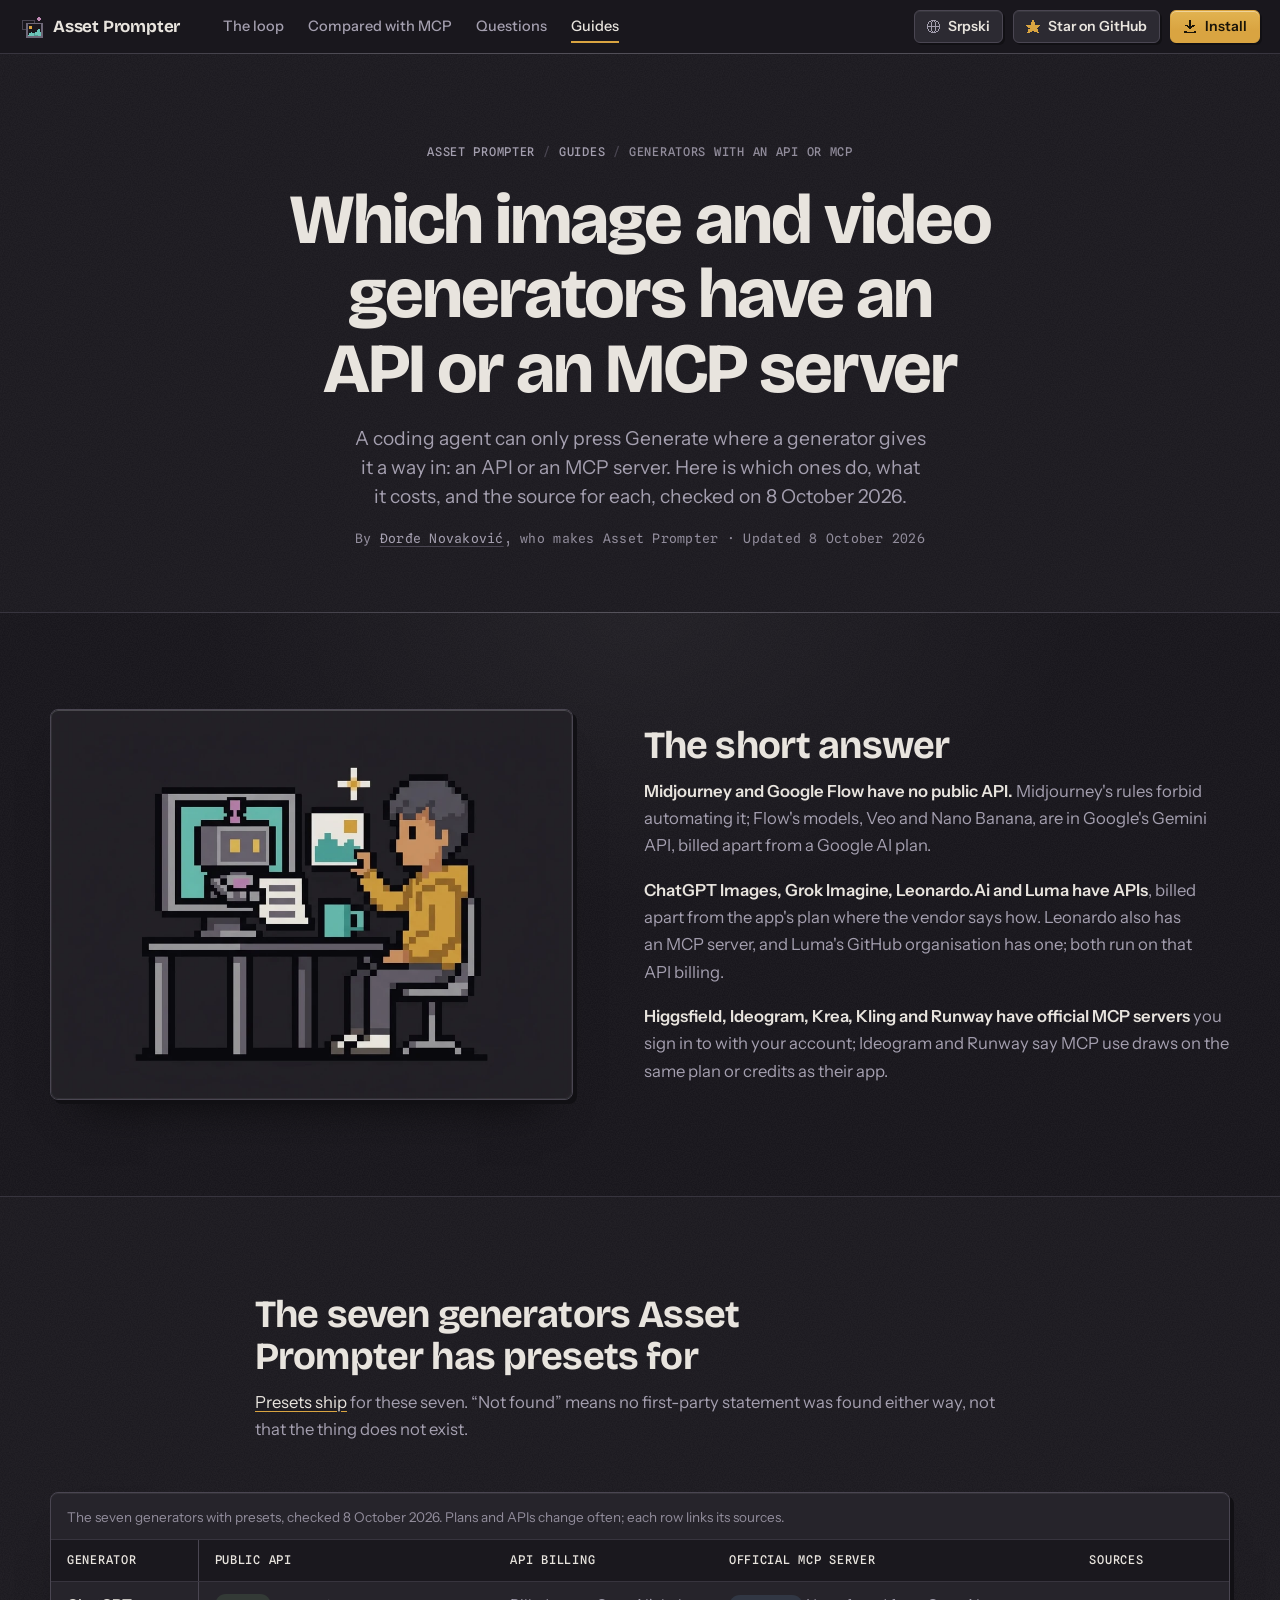
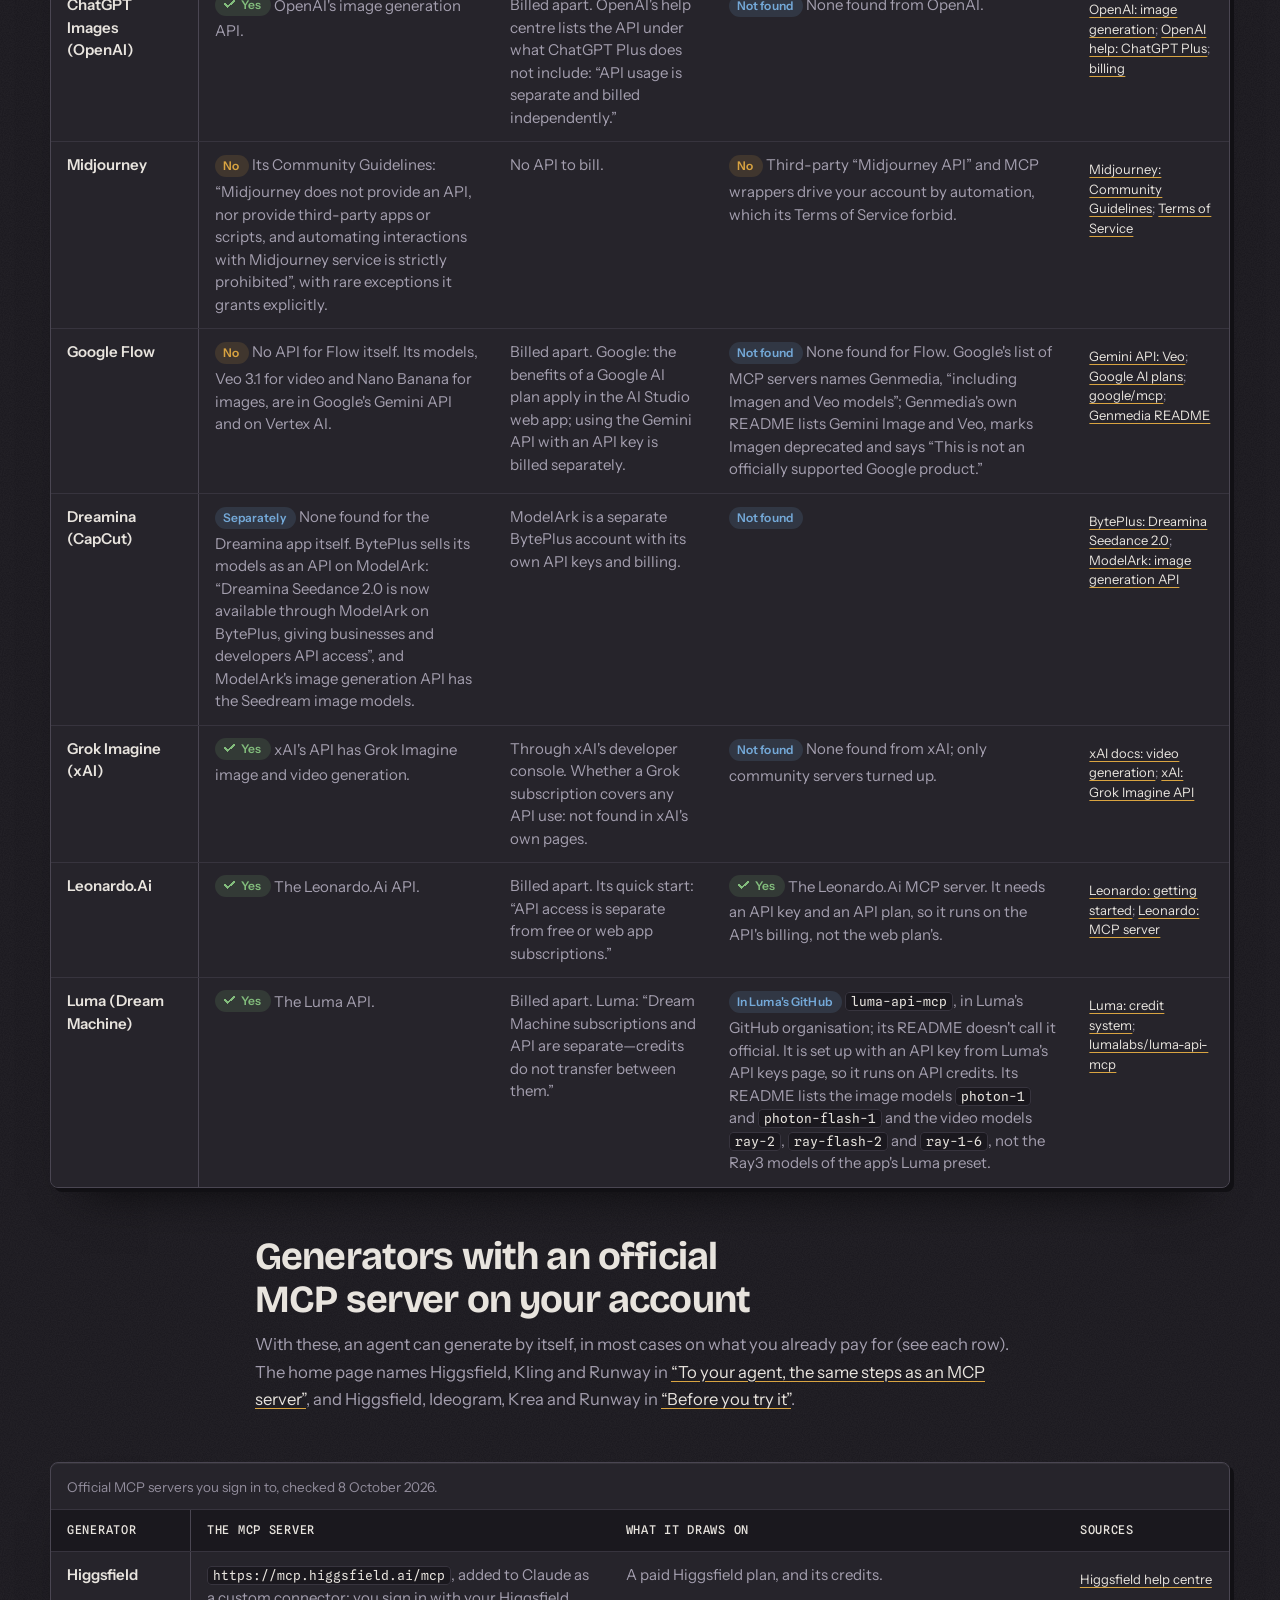
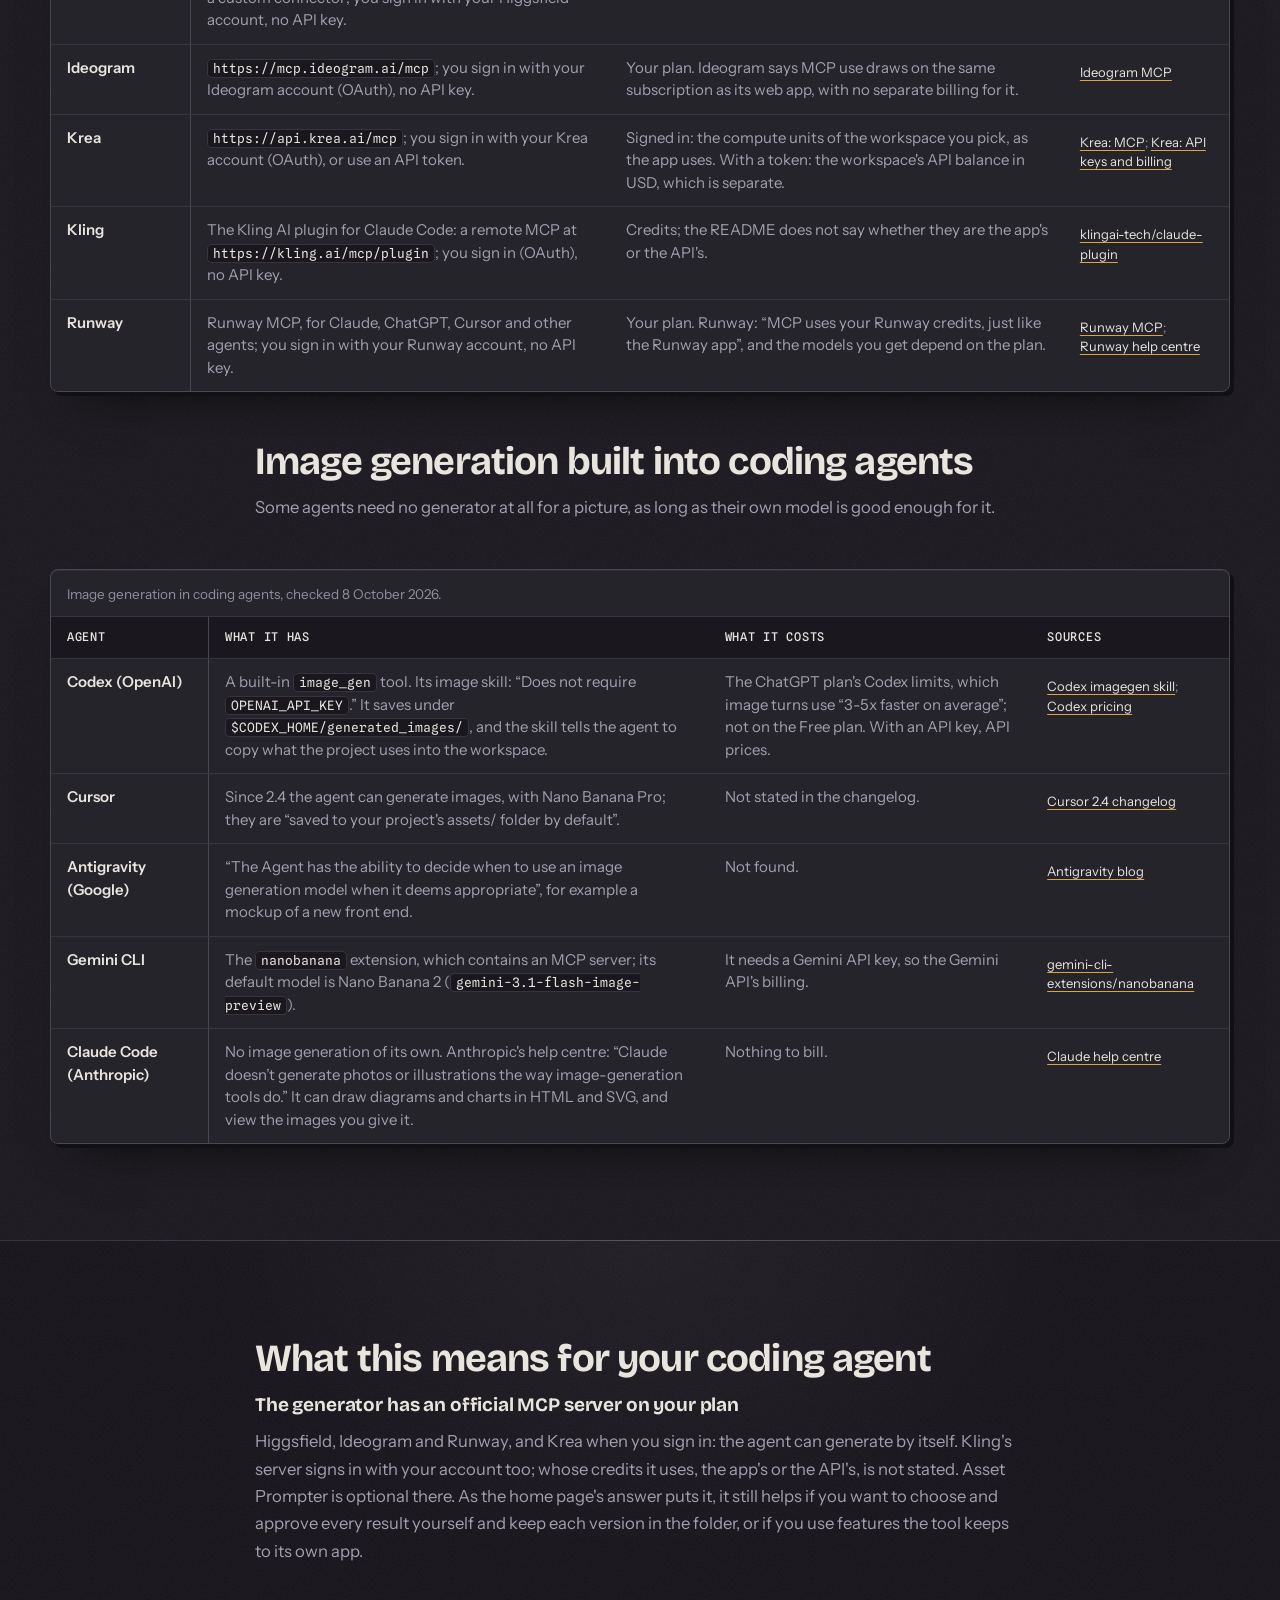
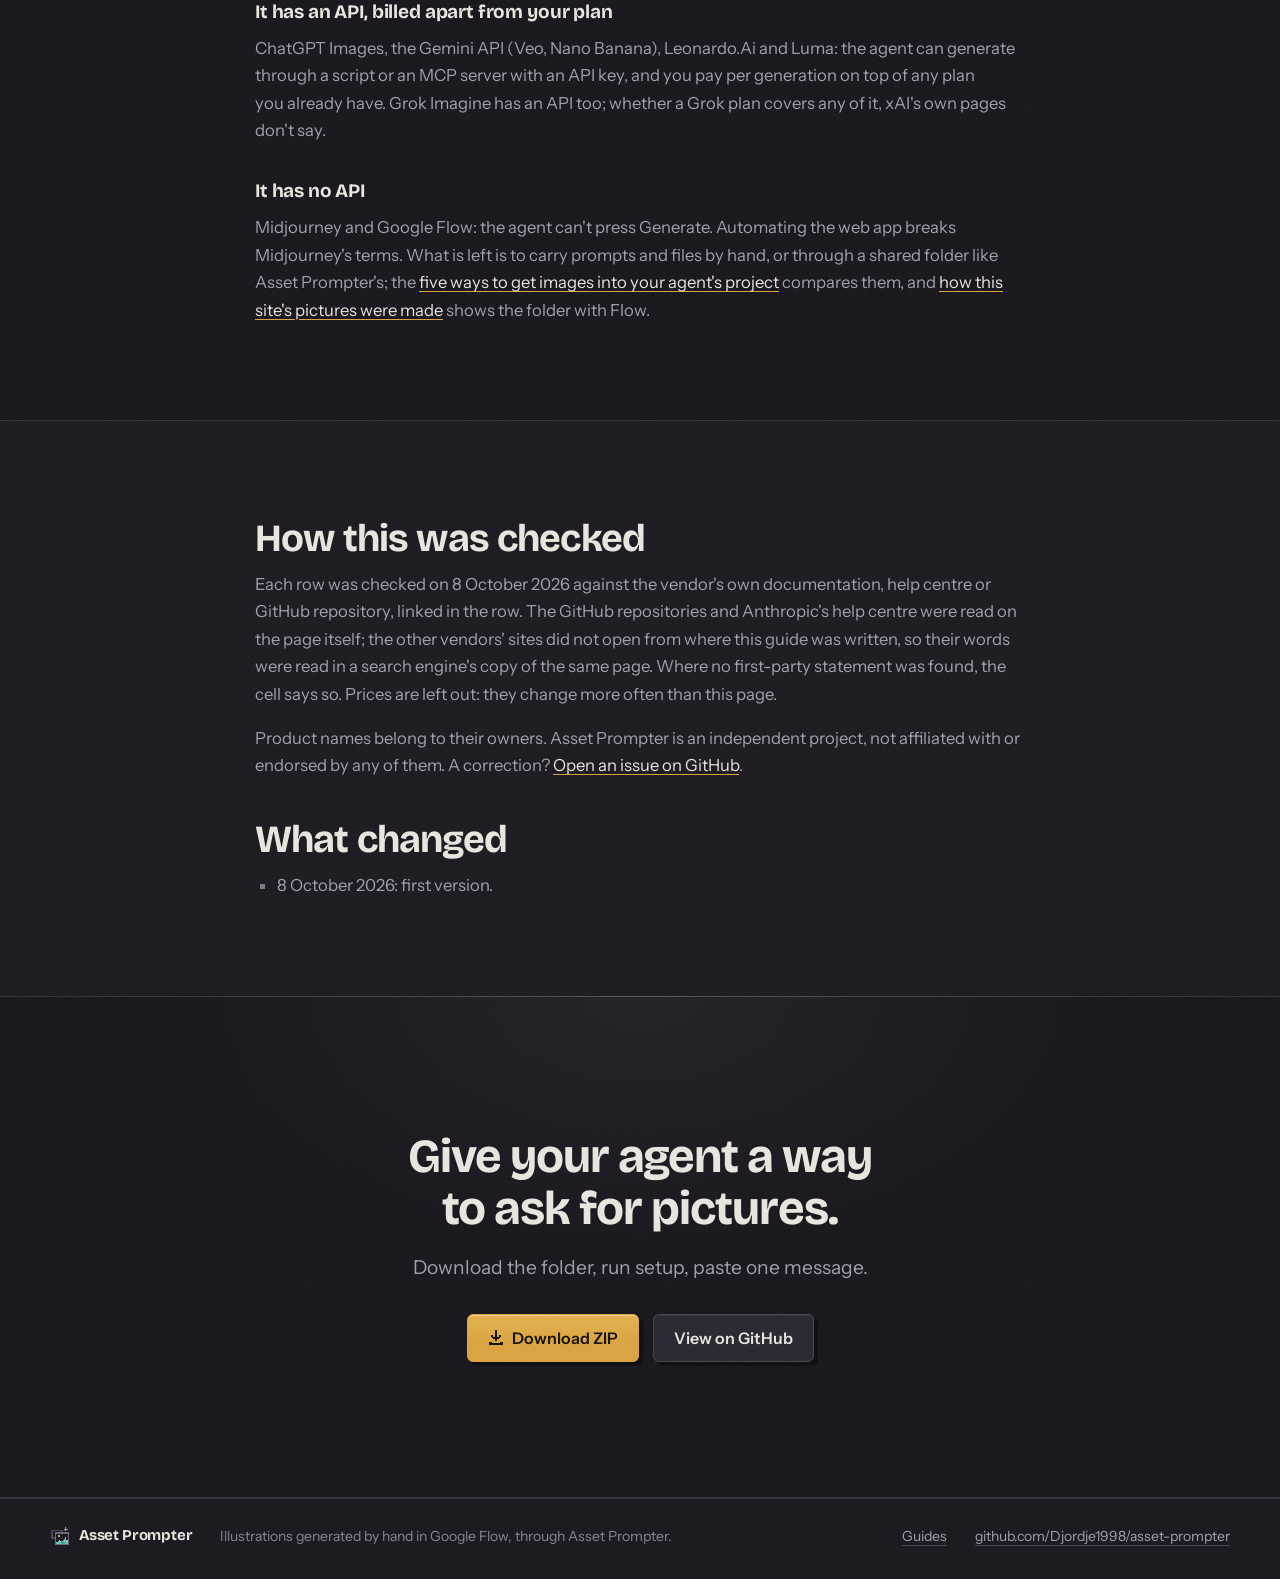
<file: guides/image-generators-api-mcp/index.html>
<!doctype html>
<html lang="en">
  <head>
    <meta charset="utf-8" />
    <meta name="viewport" content="width=device-width, initial-scale=1" />
    <title data-i18n="g.api.title">Image and video generators with an API or MCP server (2026)</title>
    <meta name="description" data-i18n-content="g.api.description" content="Which image and video generators have a public API or an official MCP server, and what that means for Claude Code, Codex or Cursor. Checked 8 Oct 2026." />
    <meta name="robots" content="index, follow, max-image-preview:large, max-snippet:-1, max-video-preview:-1" />
    <meta name="author" content="Đorđe Novaković" />
    <!-- A guide sits two folders down, so every address in it starts at the root, as in 404.html. Its Serbian copy,
         made by tools/build-sr.mjs, is the same path under /sr/; both name both in their hreflang links. -->
    <link rel="canonical" href="https://assetprompter.com/guides/image-generators-api-mcp/" />
    <link rel="alternate" hreflang="en" href="https://assetprompter.com/guides/image-generators-api-mcp/" />
    <link rel="alternate" hreflang="sr" href="https://assetprompter.com/sr/guides/image-generators-api-mcp/" />
    <link rel="alternate" hreflang="x-default" href="https://assetprompter.com/guides/image-generators-api-mcp/" />
    <!-- The language. A reader who chose Serbian (with the language link of a guide, or the menu of the home page; both
         keep the choice in localStorage) and opens an English guide goes on to its Serbian copy, which the hreflang
         link above names, before anything is fetched or drawn; ?lang=en keeps English, as on the home page. A guide that
         has no Serbian copy yet has no such link, and stays. The guides load no other script. -->
    <script>
      (function () {
        var root = document.documentElement;
        var asked = (/[?&]lang=([a-z]+)/.exec(location.search) || [])[1];
        var saved = null;
        try {
          saved = localStorage.getItem("lang");
        } catch (e) {}
        var other = document.querySelector('link[rel="alternate"][hreflang="' + (root.lang === "en" ? "sr" : "en") + '"]');
        if (other) {
          var path = new URL(other.href).pathname;
          if (root.lang === "en" && (asked === "sr" || (saved === "sr" && asked !== "en"))) location.replace(path + location.hash);
          else if (root.lang !== "en" && asked === "en") location.replace(path + "?lang=en" + location.hash);
        }
        // The parts of the page, the same in both languages. A place is one of them and how far into it the window's
        // top is, since the other language's text runs to other heights (as main.js does on the home page).
        var parts = function () {
          return document.querySelectorAll("main > section, body > footer");
        };
        // Following a language link keeps that choice, as the menu of the home page does, and the reader's place. The
        // other page takes the place of this one in the history, so Back does not lead to a page the choice sends on.
        // With a modifier the link opens as any link does.
        document.addEventListener("click", function (event) {
          var link = event.target.closest && event.target.closest("a[data-lang]");
          if (!link || event.button || event.metaKey || event.ctrlKey || event.shiftKey || event.altKey) return;
          var lang = link.getAttribute("data-lang");
          var kept = false;
          try {
            localStorage.setItem("lang", lang);
            kept = localStorage.getItem("lang") === lang;
          } catch (e) {}
          try {
            var all = parts();
            for (var i = all.length - 1; i >= 0; i--) {
              var box = all[i].getBoundingClientRect();
              if (box.top <= 0 || i === 0) {
                sessionStorage.setItem("guide-place", JSON.stringify({ i: i, f: Math.max(0, Math.min(1, -box.top / box.height)), at: Date.now() }));
                break;
              }
            }
          } catch (e) {}
          event.preventDefault();
          // A Serbian choice that could not be replaced would send the English guide back to the Serbian one.
          location.replace(link.getAttribute("href") + (lang === "en" && !kept ? "?lang=en" : ""));
        });
        // The bar stays at the top, but the browser takes it as under the room scroll-padding-top keeps for it: focusing one
        // of its links from the keyboard would scroll the page half a window up. It stays where it was instead: scrolling
        // to it at once undoes an instant scroll and stops a smooth one, even when the page has not moved yet.
        var y = scrollY;
        addEventListener("scroll", function () {
          y = scrollY;
        }, { passive: true });
        document.addEventListener("focusin", function (event) {
          if (!event.target.closest || !event.target.closest(".bar")) return;
          // Only the keyboard's focus: a tap or a click does not scroll, and a flick still running is left alone.
          try {
            if (!event.target.matches(":focus-visible")) return;
          } catch (e) {}
          var at = y;
          var stay = function () {
            root.style.scrollBehavior = "auto";
            scrollTo(0, at);
            root.style.scrollBehavior = "";
          };
          stay();
          requestAnimationFrame(stay);
        });
        // Coming from the other language: start where the reader was. Once more when the fonts are in, if nothing has moved.
        var place = null;
        try {
          place = JSON.parse(sessionStorage.getItem("guide-place"));
          sessionStorage.removeItem("guide-place");
        } catch (e) {}
        if (place && Date.now() - place.at < 10000) {
          document.addEventListener("DOMContentLoaded", function () {
            var part = parts()[place.i];
            if (!part) return;
            var go = function () {
              // At once: the stylesheet's smooth scrolling would ease it.
              root.style.scrollBehavior = "auto";
              scrollTo(0, Math.round(part.getBoundingClientRect().top + scrollY + part.offsetHeight * place.f));
              root.style.scrollBehavior = "";
              return scrollY;
            };
            // Once the stylesheet is in (it holds the first paint, but not DOMContentLoaded).
            var css = document.querySelector('link[rel="stylesheet"]');
            var start = function () {
              var landed = go();
              if (document.fonts) {
                document.fonts.ready.then(function () {
                  if (scrollY === landed) go();
                });
              }
            };
            if (!css || css.sheet) start();
            else css.addEventListener("load", start);
          });
        }
      })();
    </script>
    <meta name="theme-color" content="#19171d" />
    <meta name="color-scheme" content="dark" />
    <meta name="format-detection" content="telephone=no" />
    <meta property="og:type" content="article" />
    <meta property="og:site_name" content="Asset Prompter" />
    <meta property="og:locale" data-i18n-content="og.locale" content="en_US" />
    <meta property="og:locale:alternate" data-i18n-content="og.locale.alt" content="sr_RS" />
    <meta property="og:title" data-i18n-content="g.api.title" content="Image and video generators with an API or MCP server (2026)" />
    <meta property="og:description" data-i18n-content="g.api.description" content="Which image and video generators have a public API or an official MCP server, and what that means for Claude Code, Codex or Cursor. Checked 8 Oct 2026." />
    <meta property="og:url" content="https://assetprompter.com/guides/image-generators-api-mcp/" />
    <meta property="og:image" data-i18n-content="og.image" content="https://assetprompter.com/assets/og.jpg" />
    <meta property="og:image:type" content="image/jpeg" />
    <meta property="og:image:width" content="1200" />
    <meta property="og:image:height" content="630" />
    <meta property="og:image:alt" data-i18n-content="og.alt" content="Asset Prompter: your agent writes the prompt, you make the picture. A robot and a person on either side of a shared folder." />
    <meta property="article:published_time" content="2026-10-08" />
    <meta property="article:modified_time" content="2026-10-08" />
    <meta property="article:author" content="https://github.com/Djordje1998" />
    <meta name="twitter:card" content="summary_large_image" />
    <meta name="twitter:title" data-i18n-content="g.api.title" content="Image and video generators with an API or MCP server (2026)" />
    <meta name="twitter:description" data-i18n-content="g.api.description" content="Which image and video generators have a public API or an official MCP server, and what that means for Claude Code, Codex or Cursor. Checked 8 Oct 2026." />
    <meta name="twitter:image" data-i18n-content="og.image" content="https://assetprompter.com/assets/og.jpg" />
    <meta name="twitter:image:alt" data-i18n-content="og.alt" content="Asset Prompter: your agent writes the prompt, you make the picture. A robot and a person on either side of a shared folder." />
    <link rel="icon" href="/favicon.ico" sizes="32x32" />
    <link rel="icon" type="image/svg+xml" href="/favicon.svg" />
    <link rel="icon" type="image/png" sizes="192x192" href="/icon-192.png" />
    <link rel="apple-touch-icon" href="/apple-touch-icon.png" />
    <link rel="manifest" href="/site.webmanifest" />
    <meta name="apple-mobile-web-app-title" content="Asset Prompter" />
    <link rel="preload" href="/assets/fonts/bricolage-grotesque-v9-latin.woff2" as="font" type="font/woff2" crossorigin />
    <link rel="preload" href="/assets/fonts/instrument-sans-v4-latin.woff2" as="font" type="font/woff2" crossorigin />
    <link rel="stylesheet" href="/styles.css?v=w2-052" />
    <!-- What search engines and AI answers read about the guide. The page's name and description are the title and
         the description above, the article's headline is the h1, the breadcrumb's names are those above the h1. The
         site, the app and the author are described on the home page (the same @id); the author is repeated in short. -->
    <script type="application/ld+json">
      {
        "@context": "https://schema.org",
        "@graph": [
          {
            "@type": "WebPage",
            "@id": "https://assetprompter.com/guides/image-generators-api-mcp/#webpage",
            "url": "https://assetprompter.com/guides/image-generators-api-mcp/",
            "name": "Image and video generators with an API or MCP server (2026)",
            "description": "Which image and video generators have a public API or an official MCP server, and what that means for Claude Code, Codex or Cursor. Checked 8 Oct 2026.",
            "inLanguage": "en",
            "isPartOf": {
              "@id": "https://assetprompter.com/#website"
            },
            "about": [
              {
                "@type": "Thing",
                "name": "Text-to-image model",
                "sameAs": "https://www.wikidata.org/wiki/Q113940039"
              },
              {
                "@type": "Thing",
                "name": "Text-to-video model",
                "sameAs": "https://www.wikidata.org/wiki/Q115517227"
              },
              {
                "@type": "Thing",
                "name": "Model Context Protocol (MCP)",
                "sameAs": "https://www.wikidata.org/wiki/Q133436854"
              }
            ],
            "breadcrumb": {
              "@id": "https://assetprompter.com/guides/image-generators-api-mcp/#breadcrumb"
            },
            "primaryImageOfPage": {
              "@type": "ImageObject",
              "url": "https://assetprompter.com/assets/art/you-are-the-server.webp",
              "width": 960,
              "height": 716
            },
            "datePublished": "2026-10-08",
            "dateModified": "2026-10-08"
          },
          {
            "@type": "TechArticle",
            "@id": "https://assetprompter.com/guides/image-generators-api-mcp/#article",
            "headline": "Which image and video generators have an API or an MCP server",
            "description": "Which image and video generators have a public API or an official MCP server, and what that means for Claude Code, Codex or Cursor. Checked 8 Oct 2026.",
            "inLanguage": "en",
            "mainEntityOfPage": {
              "@id": "https://assetprompter.com/guides/image-generators-api-mcp/#webpage"
            },
            "isPartOf": {
              "@id": "https://assetprompter.com/#website"
            },
            "author": {
              "@id": "https://assetprompter.com/#author"
            },
            "publisher": {
              "@id": "https://assetprompter.com/#author"
            },
            "about": [
              {
                "@type": "Thing",
                "name": "Text-to-image model",
                "sameAs": "https://www.wikidata.org/wiki/Q113940039"
              },
              {
                "@type": "Thing",
                "name": "Text-to-video model",
                "sameAs": "https://www.wikidata.org/wiki/Q115517227"
              },
              {
                "@type": "Thing",
                "name": "Model Context Protocol (MCP)",
                "sameAs": "https://www.wikidata.org/wiki/Q133436854"
              }
            ],
            "image": ["https://assetprompter.com/assets/art/you-are-the-server.webp", "https://assetprompter.com/assets/og.jpg"],
            "datePublished": "2026-10-08",
            "dateModified": "2026-10-08",
            "mentions": [
              {
                "@id": "https://assetprompter.com/#app"
              },
              {
                "@type": "CreativeWork",
                "name": "ChatGPT Images",
                "isPartOf": {
                  "@type": "CreativeWork",
                  "name": "ChatGPT",
                  "sameAs": "https://www.wikidata.org/wiki/Q115564437"
                }
              },
              {
                "@type": "Thing",
                "name": "Midjourney",
                "sameAs": "https://www.wikidata.org/wiki/Q113070628"
              },
              {
                "@type": "Thing",
                "name": "Google Flow",
                "sameAs": "https://www.wikidata.org/wiki/Q140560557"
              },
              {
                "@type": "Thing",
                "name": "Dreamina"
              },
              {
                "@type": "Thing",
                "name": "Grok Imagine"
              },
              {
                "@type": "Thing",
                "name": "Leonardo.Ai",
                "sameAs": "https://www.wikidata.org/wiki/Q124157014"
              },
              {
                "@type": "Thing",
                "name": "Luma AI"
              },
              {
                "@type": "Thing",
                "name": "Higgsfield"
              },
              {
                "@type": "Thing",
                "name": "Ideogram"
              },
              {
                "@type": "Thing",
                "name": "Krea"
              },
              {
                "@type": "Thing",
                "name": "Kling"
              },
              {
                "@type": "Thing",
                "name": "Runway"
              },
              {
                "@type": "Thing",
                "name": "Codex",
                "sameAs": "https://www.wikidata.org/wiki/Q138940795"
              },
              {
                "@type": "Thing",
                "name": "Cursor",
                "sameAs": "https://www.wikidata.org/wiki/Q131980386"
              },
              {
                "@type": "Thing",
                "name": "Antigravity",
                "sameAs": "https://www.wikidata.org/wiki/Q136827654"
              },
              {
                "@type": "Thing",
                "name": "Gemini CLI"
              },
              {
                "@type": "Thing",
                "name": "Claude Code",
                "sameAs": "https://www.wikidata.org/wiki/Q138457287"
              }
            ]
          },
          {
            "@type": "BreadcrumbList",
            "@id": "https://assetprompter.com/guides/image-generators-api-mcp/#breadcrumb",
            "itemListElement": [
              {
                "@type": "ListItem",
                "position": 1,
                "name": "Asset Prompter",
                "item": "https://assetprompter.com/"
              },
              {
                "@type": "ListItem",
                "position": 2,
                "name": "Guides",
                "item": "https://assetprompter.com/guides/"
              },
              {
                "@type": "ListItem",
                "position": 3,
                "name": "Generators with an API or MCP"
              }
            ]
          },
          {
            "@type": "Person",
            "@id": "https://assetprompter.com/#author",
            "name": "Đorđe Novaković",
            "url": "https://github.com/Djordje1998",
            "sameAs": [
              "https://github.com/Djordje1998",
              "https://www.linkedin.com/in/dj-nov"
            ]
          }
        ]
      }
    </script>
  </head>
  <body>
    <svg xmlns="http://www.w3.org/2000/svg" class="sprite" aria-hidden="true">
      <symbol id="logo" viewBox="0 0 16 16"><rect x="12" y="1" width="1" height="1" fill="#c08ab5"/><rect x="11" y="2" width="3" height="1" fill="#c08ab5"/><rect x="1" y="3" width="9" height="1" fill="#4a4652"/><rect x="12" y="3" width="1" height="1" fill="#c08ab5"/><rect x="1" y="4" width="1" height="1" fill="#4a4652"/><rect x="9" y="4" width="1" height="1" fill="#4a4652"/><rect x="1" y="5" width="1" height="1" fill="#4a4652"/><rect x="4" y="5" width="11" height="1" fill="#6e6878"/><rect x="1" y="6" width="1" height="1" fill="#4a4652"/><rect x="4" y="6" width="1" height="1" fill="#6e6878"/><rect x="14" y="6" width="1" height="1" fill="#6e6878"/><rect x="1" y="7" width="1" height="1" fill="#4a4652"/><rect x="4" y="7" width="1" height="1" fill="#6e6878"/><rect x="6" y="7" width="2" height="1" fill="#d9a441"/><rect x="14" y="7" width="1" height="1" fill="#6e6878"/><rect x="1" y="8" width="1" height="1" fill="#4a4652"/><rect x="4" y="8" width="1" height="1" fill="#6e6878"/><rect x="6" y="8" width="2" height="1" fill="#d9a441"/><rect x="14" y="8" width="1" height="1" fill="#6e6878"/><rect x="1" y="9" width="3" height="1" fill="#4a4652"/><rect x="4" y="9" width="1" height="1" fill="#6e6878"/><rect x="12" y="9" width="1" height="1" fill="#6cc4b8"/><rect x="14" y="9" width="1" height="1" fill="#6e6878"/><rect x="4" y="10" width="1" height="1" fill="#6e6878"/><rect x="11" y="10" width="2" height="1" fill="#6cc4b8"/><rect x="14" y="10" width="1" height="1" fill="#6e6878"/><rect x="4" y="11" width="1" height="1" fill="#6e6878"/><rect x="7" y="11" width="1" height="1" fill="#6cc4b8"/><rect x="10" y="11" width="4" height="1" fill="#6cc4b8"/><rect x="14" y="11" width="1" height="1" fill="#6e6878"/><rect x="4" y="12" width="1" height="1" fill="#6e6878"/><rect x="6" y="12" width="3" height="1" fill="#6cc4b8"/><rect x="9" y="12" width="1" height="1" fill="#4f9e94"/><rect x="10" y="12" width="4" height="1" fill="#6cc4b8"/><rect x="14" y="12" width="1" height="1" fill="#6e6878"/><rect x="4" y="13" width="1" height="1" fill="#6e6878"/><rect x="5" y="13" width="4" height="1" fill="#6cc4b8"/><rect x="9" y="13" width="3" height="1" fill="#4f9e94"/><rect x="12" y="13" width="2" height="1" fill="#6cc4b8"/><rect x="14" y="13" width="1" height="1" fill="#6e6878"/><rect x="4" y="14" width="11" height="1" fill="#6e6878"/></symbol>
      <symbol id="i-star" viewBox="0 0 12 12"><path d="M5 0h2v1h-2zM5 1h2v1h-2zM4 2h4v1h-4zM4 3h4v1h-4zM0 4h12v1h-12zM1 5h10v1h-10zM2 6h8v1h-8zM3 7h6v1h-6zM2 8h8v1h-8zM2 9h3v1h-3zM7 9h3v1h-3zM1 10h2v1h-2zM9 10h2v1h-2z"/></symbol>
      <symbol id="i-download" viewBox="0 0 12 12"><path d="M5 0h2v1h-2zM5 1h2v1h-2zM5 2h2v1h-2zM5 3h2v1h-2zM2 4h2v1h-2zM5 4h2v1h-2zM8 4h2v1h-2zM3 5h6v1h-6zM4 6h4v1h-4zM5 7h2v1h-2zM1 9h2v1h-2zM9 9h2v1h-2zM1 10h10v1h-10z"/></symbol>
      <symbol id="i-globe" viewBox="0 0 12 12"><path d="M3 0h5v1h-5zM2 1h1v1h-1zM4 1h1v1h-1zM6 1h1v1h-1zM8 1h1v1h-1zM1 2h1v1h-1zM3 2h1v1h-1zM7 2h1v1h-1zM9 2h1v1h-1zM0 3h1v1h-1zM3 3h1v1h-1zM7 3h1v1h-1zM10 3h1v1h-1zM0 4h1v1h-1zM3 4h1v1h-1zM7 4h1v1h-1zM10 4h1v1h-1zM0 5h11v1h-11zM0 6h1v1h-1zM3 6h1v1h-1zM7 6h1v1h-1zM10 6h1v1h-1zM0 7h1v1h-1zM3 7h1v1h-1zM7 7h1v1h-1zM10 7h1v1h-1zM1 8h1v1h-1zM3 8h1v1h-1zM7 8h1v1h-1zM9 8h1v1h-1zM2 9h1v1h-1zM4 9h1v1h-1zM6 9h1v1h-1zM8 9h1v1h-1zM3 10h5v1h-5z"/></symbol>
      <symbol id="i-spark" viewBox="0 0 12 12"><path d="M5 0h1v1h-1zM5 1h1v1h-1zM4 2h3v1h-3zM2 3h7v1h-7zM4 4h3v1h-3zM5 5h1v1h-1zM10 5h1v1h-1zM5 6h1v1h-1zM9 6h3v1h-3zM10 7h1v1h-1zM3 8h1v1h-1zM2 9h3v1h-3zM3 10h1v1h-1z"/></symbol>
      <symbol id="i-check" viewBox="0 0 12 12"><path d="M10 1h2v1h-2zM9 2h3v1h-3zM8 3h3v1h-3zM1 4h2v1h-2zM7 4h3v1h-3zM1 5h3v1h-3zM6 5h3v1h-3zM2 6h5v1h-5zM3 7h3v1h-3zM4 8h1v1h-1z"/></symbol>
      <symbol id="i-info" viewBox="0 0 12 12"><path d="M3 0h6v1h-6zM2 1h1v1h-1zM9 1h1v1h-1zM1 2h1v1h-1zM5 2h2v1h-2zM10 2h1v1h-1zM1 3h1v1h-1zM10 3h1v1h-1zM1 4h1v1h-1zM5 4h2v1h-2zM10 4h1v1h-1zM1 5h1v1h-1zM5 5h2v1h-2zM10 5h1v1h-1zM1 6h1v1h-1zM5 6h2v1h-2zM10 6h1v1h-1zM1 7h1v1h-1zM5 7h2v1h-2zM10 7h1v1h-1zM2 8h1v1h-1zM9 8h1v1h-1zM3 9h6v1h-6z"/></symbol>
    </svg>

    <a class="skip" href="#main" data-i18n="skip">Skip to content</a>

    <header class="bar">
      <a class="brand" href="/">
        <svg class="logo" width="24" height="24" aria-hidden="true"><use href="#logo" /></svg>
        Asset Prompter
      </a>
      <!-- The home page's sections, and the guides. -->
      <nav class="bar-links" aria-label="Site" data-i18n-aria-label="g.nav.label">
        <a href="/#loop" data-i18n="nav.loop">The loop</a>
        <a href="/#mcp" data-i18n="nav.mcp">Compared with MCP</a>
        <a href="/#questions" data-i18n="nav.questions">Questions</a>
        <a href="/guides/" aria-current="true" data-i18n="foot.guides">Guides</a>
      </nav>
      <div class="bar-right">
        <!-- The language: a plain link to this page in the other language, drawn like the home page's language button, which works
             without a script. It names the language it leads to, as a word where the bar has room and as its code after the globe on a phone. The script at the top keeps the choice and the reader's place. -->
        <a class="btn lang-btn" href="/sr/guides/image-generators-api-mcp/" hreflang="sr" lang="sr-Latn" data-lang="sr" aria-label="Srpski, SR: ova stranica na srpskom">
          <svg class="icon" width="14" height="14" aria-hidden="true"><use href="#i-globe" /></svg>
          <span class="lang-name">Srpski</span>
          <span class="lang-code">SR</span>
        </a>
        <a class="btn bar-github" href="https://github.com/Djordje1998/asset-prompter" target="_blank" rel="noopener" aria-label="Star on GitHub: Asset Prompter" data-i18n-aria-label="star.label">
          <svg class="icon" width="14" height="14" aria-hidden="true"><use href="#i-star" /></svg>
          <span class="bar-github-text" data-i18n="star">Star<span class="bar-github-on"> on GitHub</span></span>
        </a>
        <a class="btn btn-primary" href="/#install" data-i18n-text="install">
          <svg class="icon" width="14" height="14" aria-hidden="true"><use href="#i-download" /></svg>
          Install
        </a>
      </div>
    </header>

    <main id="main">
      <section class="section guide-top">
        <div class="wrap">
          <nav class="crumbs" aria-label="Breadcrumb" data-i18n-aria-label="g.crumbs.label">
            <ol>
              <li><a href="/" data-i18n="g.crumbs.home">Asset Prompter</a></li>
              <li><a href="/guides/" data-i18n="foot.guides">Guides</a></li>
              <li aria-current="page" data-i18n="g.api.crumb">Generators with an API or MCP</li>
            </ol>
          </nav>
          <div class="head">
            <h1 data-i18n="g.api.h1">Which image and video generators have an API or an MCP server</h1>
            <p class="lead" data-i18n="g.api.lead">A coding agent can only press Generate where a generator gives it a way in: an API or an MCP server. Here is which ones do, what it costs, and the source for each, checked on 8 October 2026.</p>
            <p class="guide-meta" data-i18n="g.byline">
              By <a href="https://github.com/Djordje1998" target="_blank" rel="noopener author">Đorđe Novaković</a>, who makes Asset Prompter ·
              Updated <time datetime="2026-10-08">8 October 2026</time>
            </p>
          </div>
        </div>
      </section>

      <section class="section band guide-sec" aria-labelledby="short">
        <div class="wrap">
          <div class="split">
            <div class="art is-4x3">
              <img src="/assets/art/you-are-the-server.webp" data-i18n-alt="mcp.alt" alt="Pixel art: the person in the gold hoodie sits at their own desk and holds up a finished picture. The robot is inside the monitor and holds a prompt sheet out of the screen toward them." width="960" height="716" />
            </div>
            <div class="prose">
              <h2 id="short" data-i18n="g.api.short.h">The short answer</h2>
              <p data-i18n="g.api.short.1">
                <strong>Midjourney and Google Flow have no public API.</strong> Midjourney's rules forbid automating it; Flow's models,
                Veo and Nano Banana, are in Google's Gemini API, billed apart from a Google AI plan.
              </p>
              <p data-i18n="g.api.short.2">
                <strong>ChatGPT Images, Grok Imagine, Leonardo.Ai and Luma have APIs</strong>, billed apart from the app's plan where
                the vendor says how. Leonardo also has an MCP server, and Luma's GitHub organisation has one; both run on that API
                billing.
              </p>
              <p data-i18n="g.api.short.3">
                <strong>Higgsfield, Ideogram, Krea, Kling and Runway have official MCP servers</strong> you sign in to with your
                account; Ideogram and Runway say MCP use draws on the same plan or credits as their app.
              </p>
            </div>
          </div>
        </div>
      </section>

      <section class="section guide-sec" aria-labelledby="table">
        <div class="wrap">
          <div class="prose">
            <h2 id="table" data-i18n="g.api.table.h">The seven generators Asset Prompter has presets for</h2>
            <p data-i18n="g.api.table.p">
              <a href="/#questions">Presets ship</a> for these seven. “Not found” means no first-party statement was found either way,
              not that the thing does not exist.
            </p>
          </div>
          <section class="table-wrap guide-wide" aria-labelledby="t-presets" tabindex="0">
            <table class="guide-table is-long">
              <caption id="t-presets"><span data-i18n="g.api.a.caption">The seven generators with presets, checked 8 October 2026. Plans and APIs change often; each row links its sources.</span></caption>
              <thead>
                <tr>
                  <th scope="col" data-i18n="g.api.a.h0">Generator</th>
                  <th scope="col" data-i18n="g.api.a.h1">Public API</th>
                  <th scope="col" data-i18n="g.api.a.h2">API billing</th>
                  <th scope="col" data-i18n="g.api.a.h3">Official MCP server</th>
                  <th scope="col" data-i18n="g.api.a.h4">Sources</th>
                </tr>
              </thead>
              <tbody>
                <tr>
                  <th scope="row">ChatGPT Images (OpenAI)</th>
                  <td data-i18n="g.api.a.1.1"><span class="tag t-approved"><svg class="icon" width="12" height="12" aria-hidden="true"><use href="#i-check" /></svg>Yes</span> OpenAI's image generation API.</td>
                  <td data-i18n="g.api.a.1.2">Billed apart. OpenAI's help centre lists the API under what ChatGPT Plus does not include: <q>API usage is separate and billed independently.</q></td>
                  <td data-i18n="g.api.a.1.3"><span class="tag t-review">Not found</span> None found from OpenAI.</td>
                  <td data-i18n="g.api.a.1.4"><span class="src"><a href="https://developers.openai.com/api/docs/guides/image-generation" target="_blank" rel="noopener">OpenAI: image generation</a>; <a href="https://help.openai.com/en/articles/6950777" target="_blank" rel="noopener">OpenAI help: ChatGPT Plus</a>; <a href="https://help.openai.com/en/articles/9039756" target="_blank" rel="noopener">billing</a></span></td>
                </tr>
                <tr>
                  <th scope="row">Midjourney</th>
                  <td data-i18n="g.api.a.2.1"><span class="tag t-generate">No</span> Its Community Guidelines: <q>Midjourney does not provide an API, nor provide third-party apps or scripts, and automating interactions with Midjourney service is strictly prohibited</q>, with rare exceptions it grants explicitly.</td>
                  <td data-i18n="g.api.a.2.2">No API to bill.</td>
                  <td data-i18n="g.api.a.2.3"><span class="tag t-generate">No</span> Third-party “Midjourney API” and MCP wrappers drive your account by automation, which its Terms of Service forbid.</td>
                  <td data-i18n="g.api.a.2.4"><span class="src"><a href="https://docs.midjourney.com/hc/en-us/articles/32013696484109-Community-Guidelines" target="_blank" rel="noopener">Midjourney: Community Guidelines</a>; <a href="https://docs.midjourney.com/hc/en-us/articles/32083055291277-Terms-of-Service" target="_blank" rel="noopener">Terms of Service</a></span></td>
                </tr>
                <tr>
                  <th scope="row">Google Flow</th>
                  <td data-i18n="g.api.a.3.1"><span class="tag t-generate">No</span> No API for Flow itself. Its models, Veo 3.1 for video and Nano Banana for images, are in Google's Gemini API and on Vertex AI.</td>
                  <td data-i18n="g.api.a.3.2">Billed apart. Google: the benefits of a Google AI plan apply in the AI Studio web app; using the Gemini API with an API key is billed separately.</td>
                  <td data-i18n="g.api.a.3.3"><span class="tag t-review">Not found</span> None found for Flow. Google's list of MCP servers names Genmedia, <q>including Imagen and Veo models</q>; Genmedia's own README lists Gemini Image and Veo, marks Imagen deprecated and says <q>This is not an officially supported Google product.</q></td>
                  <td data-i18n="g.api.a.3.4"><span class="src"><a href="https://ai.google.dev/gemini-api/docs/veo" target="_blank" rel="noopener">Gemini API: Veo</a>; <a href="https://ai.google.dev/gemini-api/docs/google-ai-plans" target="_blank" rel="noopener">Google AI plans</a>; <a href="https://github.com/google/mcp" target="_blank" rel="noopener">google/mcp</a>; <a href="https://github.com/GoogleCloudPlatform/vertex-ai-creative-studio/tree/main/experiments/mcp-genmedia" target="_blank" rel="noopener">Genmedia README</a></span></td>
                </tr>
                <tr>
                  <th scope="row">Dreamina (CapCut)</th>
                  <td data-i18n="g.api.a.4.1"><span class="tag t-review">Separately</span> None found for the Dreamina app itself. BytePlus sells its models as an API on ModelArk: <q>Dreamina Seedance 2.0 is now available through ModelArk on BytePlus, giving businesses and developers API access</q>, and ModelArk's image generation API has the Seedream image models.</td>
                  <td data-i18n="g.api.a.4.2">ModelArk is a separate BytePlus account with its own API keys and billing.</td>
                  <td data-i18n="g.api.a.4.3"><span class="tag t-review">Not found</span></td>
                  <td data-i18n="g.api.a.4.4"><span class="src"><a href="https://www.byteplus.com/en/blog/dreamina-seedance2-0" target="_blank" rel="noopener">BytePlus: Dreamina Seedance 2.0</a>; <a href="https://docs.byteplus.com/en/docs/ModelArk/1541523" target="_blank" rel="noopener">ModelArk: image generation API</a></span></td>
                </tr>
                <tr>
                  <th scope="row">Grok Imagine (xAI)</th>
                  <td data-i18n="g.api.a.5.1"><span class="tag t-approved"><svg class="icon" width="12" height="12" aria-hidden="true"><use href="#i-check" /></svg>Yes</span> xAI's API has Grok Imagine image and video generation.</td>
                  <td data-i18n="g.api.a.5.2">Through xAI's developer console. Whether a Grok subscription covers any API use: not found in xAI's own pages.</td>
                  <td data-i18n="g.api.a.5.3"><span class="tag t-review">Not found</span> None found from xAI; only community servers turned up.</td>
                  <td data-i18n="g.api.a.5.4"><span class="src"><a href="https://docs.x.ai/developers/model-capabilities/video/generation" target="_blank" rel="noopener">xAI docs: video generation</a>; <a href="https://x.ai/news/grok-imagine-api" target="_blank" rel="noopener">xAI: Grok Imagine API</a></span></td>
                </tr>
                <tr>
                  <th scope="row">Leonardo.Ai</th>
                  <td data-i18n="g.api.a.6.1"><span class="tag t-approved"><svg class="icon" width="12" height="12" aria-hidden="true"><use href="#i-check" /></svg>Yes</span> The Leonardo.Ai API.</td>
                  <td data-i18n="g.api.a.6.2">Billed apart. Its quick start: <q>API access is separate from free or web app subscriptions.</q></td>
                  <td data-i18n="g.api.a.6.3"><span class="tag t-approved"><svg class="icon" width="12" height="12" aria-hidden="true"><use href="#i-check" /></svg>Yes</span> The Leonardo.Ai MCP server. It needs an API key and an API plan, so it runs on the API's billing, not the web plan's.</td>
                  <td data-i18n="g.api.a.6.4"><span class="src"><a href="https://docs.leonardo.ai/docs/getting-started" target="_blank" rel="noopener">Leonardo: getting started</a>; <a href="https://docs.leonardo.ai/docs/connect-to-leonardoai-mcp" target="_blank" rel="noopener">Leonardo: MCP server</a></span></td>
                </tr>
                <tr>
                  <th scope="row">Luma (Dream Machine)</th>
                  <td data-i18n="g.api.a.7.1"><span class="tag t-approved"><svg class="icon" width="12" height="12" aria-hidden="true"><use href="#i-check" /></svg>Yes</span> The Luma API.</td>
                  <td data-i18n="g.api.a.7.2">Billed apart. Luma: <q>Dream Machine subscriptions and API are separate—credits do not transfer between them.</q></td>
                  <td data-i18n="g.api.a.7.3"><span class="tag t-review">In Luma's GitHub</span> <code>luma-api-mcp</code>, in Luma's GitHub organisation; its README doesn't call it official. It is set up with an API key from Luma's API keys page, so it runs on API credits. Its README lists the image models <code>photon-1</code> and <code>photon-flash-1</code> and the video models <code>ray-2</code>, <code>ray-flash-2</code> and <code>ray-1-6</code>, not the Ray3 models of the app's Luma preset.</td>
                  <td data-i18n="g.api.a.7.4"><span class="src"><a href="https://lumalabs.ai/learning-hub/dream-machine-credit-system" target="_blank" rel="noopener">Luma: credit system</a>; <a href="https://github.com/lumalabs/luma-api-mcp" target="_blank" rel="noopener">lumalabs/luma-api-mcp</a></span></td>
                </tr>
              </tbody>
            </table>
          </section>
          <div class="prose">
            <h2 id="mcp-plan" data-i18n="g.api.b.h">Generators with an official MCP server on your account</h2>
            <p data-i18n="g.api.b.p">
              With these, an agent can generate by itself, in most cases on what you already pay for (see each row). The home page names Higgsfield, Kling and
              Runway in <a href="/#mcp">“To your agent, the same steps as an MCP server”</a>, and Higgsfield, Ideogram, Krea and
              Runway in <a href="/#questions">“Before you try it”</a>.
            </p>
          </div>
          <section class="table-wrap guide-wide" aria-labelledby="t-mcp" tabindex="0">
            <table class="guide-table is-narrow is-long">
              <caption id="t-mcp"><span data-i18n="g.api.b.caption">Official MCP servers you sign in to, checked 8 October 2026.</span></caption>
              <thead>
                <tr>
                  <th scope="col" data-i18n="g.api.b.h0">Generator</th>
                  <th scope="col" data-i18n="g.api.b.h1">The MCP server</th>
                  <th scope="col" data-i18n="g.api.b.h2">What it draws on</th>
                  <th scope="col" data-i18n="g.api.b.h3">Sources</th>
                </tr>
              </thead>
              <tbody>
                <tr>
                  <th scope="row">Higgsfield</th>
                  <td data-i18n="g.api.b.1.1"><code>https://mcp.higgsfield.ai/mcp</code>, added to Claude as a custom connector; you sign in with your Higgsfield account, no API key.</td>
                  <td data-i18n="g.api.b.1.2">A paid Higgsfield plan, and its credits.</td>
                  <td data-i18n="g.api.b.1.3"><span class="src"><a href="https://higgsfield.ai/creator-hub/help-center/mcp-cli/how-do-i-connect-higgsfield-to-claude" target="_blank" rel="noopener">Higgsfield help centre</a></span></td>
                </tr>
                <tr>
                  <th scope="row">Ideogram</th>
                  <td data-i18n="g.api.b.2.1"><code>https://mcp.ideogram.ai/mcp</code>; you sign in with your Ideogram account (OAuth), no API key.</td>
                  <td data-i18n="g.api.b.2.2">Your plan. Ideogram says MCP use draws on the same subscription as its web app, with no separate billing for it.</td>
                  <td data-i18n="g.api.b.2.3"><span class="src"><a href="https://ideogram.ai/features/mcp/" target="_blank" rel="noopener">Ideogram MCP</a></span></td>
                </tr>
                <tr>
                  <th scope="row">Krea</th>
                  <td data-i18n="g.api.b.3.1"><code>https://api.krea.ai/mcp</code>; you sign in with your Krea account (OAuth), or use an API token.</td>
                  <td data-i18n="g.api.b.3.2">Signed in: the compute units of the workspace you pick, as the app uses. With a token: the workspace's API balance in USD, which is separate.</td>
                  <td data-i18n="g.api.b.3.3"><span class="src"><a href="https://www.krea.ai/docs/developers/mcp" target="_blank" rel="noopener">Krea: MCP</a>; <a href="https://www.krea.ai/docs/developers/api-keys-and-billing" target="_blank" rel="noopener">Krea: API keys and billing</a></span></td>
                </tr>
                <tr>
                  <th scope="row">Kling</th>
                  <td data-i18n="g.api.b.4.1">The Kling AI plugin for Claude Code: a remote MCP at <code>https://kling.ai/mcp/plugin</code>; you sign in (OAuth), no API key.</td>
                  <td data-i18n="g.api.b.4.2">Credits; the README does not say whether they are the app's or the API's.</td>
                  <td data-i18n="g.api.b.4.3"><span class="src"><a href="https://github.com/klingai-tech/claude-plugin" target="_blank" rel="noopener">klingai-tech/claude-plugin</a></span></td>
                </tr>
                <tr>
                  <th scope="row">Runway</th>
                  <td data-i18n="g.api.b.5.1">Runway MCP, for Claude, ChatGPT, Cursor and other agents; you sign in with your Runway account, no API key.</td>
                  <td data-i18n="g.api.b.5.2">Your plan. Runway: <q>MCP uses your Runway credits, just like the Runway app</q>, and the models you get depend on the plan.</td>
                  <td data-i18n="g.api.b.5.3"><span class="src"><a href="https://runway.com/mcp" target="_blank" rel="noopener">Runway MCP</a>; <a href="https://help.runwayml.com/hc/en-us/articles/51931843164691" target="_blank" rel="noopener">Runway help centre</a></span></td>
                </tr>
              </tbody>
            </table>
          </section>
          <div class="prose">
            <h2 id="agents" data-i18n="g.api.c.h">Image generation built into coding agents</h2>
            <p data-i18n="g.api.c.p">Some agents need no generator at all for a picture, as long as their own model is good enough for it.</p>
          </div>
          <section class="table-wrap guide-wide" aria-labelledby="t-agents" tabindex="0">
            <table class="guide-table is-narrow is-long">
              <caption id="t-agents"><span data-i18n="g.api.c.caption">Image generation in coding agents, checked 8 October 2026.</span></caption>
              <thead>
                <tr>
                  <th scope="col" data-i18n="g.api.c.h0">Agent</th>
                  <th scope="col" data-i18n="g.api.c.h1">What it has</th>
                  <th scope="col" data-i18n="g.api.c.h2">What it costs</th>
                  <th scope="col" data-i18n="g.api.c.h3">Sources</th>
                </tr>
              </thead>
              <tbody>
                <tr>
                  <th scope="row">Codex (OpenAI)</th>
                  <td data-i18n="g.api.c.1.1">A built-in <code>image_gen</code> tool. Its image skill: <q>Does not require <code>OPENAI_API_KEY</code>.</q> It saves under <code>$CODEX_HOME/generated_images/</code>, and the skill tells the agent to copy what the project uses into the workspace.</td>
                  <td data-i18n="g.api.c.1.2">The ChatGPT plan's Codex limits, which image turns use <q>3-5x faster on average</q>; not on the Free plan. With an API key, API prices.</td>
                  <td data-i18n="g.api.c.1.3"><span class="src"><a href="https://github.com/openai/codex/blob/main/codex-rs/skills/src/assets/samples/imagegen/SKILL.md" target="_blank" rel="noopener">Codex imagegen skill</a>; <a href="https://developers.openai.com/codex/pricing" target="_blank" rel="noopener">Codex pricing</a></span></td>
                </tr>
                <tr>
                  <th scope="row">Cursor</th>
                  <td data-i18n="g.api.c.2.1">Since 2.4 the agent can generate images, with Nano Banana Pro; they are <q>saved to your project's assets/ folder by default</q>.</td>
                  <td data-i18n="g.api.c.2.2">Not stated in the changelog.</td>
                  <td data-i18n="g.api.c.2.3"><span class="src"><a href="https://cursor.com/changelog/2-4" target="_blank" rel="noopener">Cursor 2.4 changelog</a></span></td>
                </tr>
                <tr>
                  <th scope="row">Antigravity (Google)</th>
                  <td data-i18n="g.api.c.3.1"><q>The Agent has the ability to decide when to use an image generation model when it deems appropriate</q>, for example a mockup of a new front end.</td>
                  <td data-i18n="g.api.c.3.2">Not found.</td>
                  <td data-i18n="g.api.c.3.3"><span class="src"><a href="https://antigravity.google/blog/nano-banana-pro" target="_blank" rel="noopener">Antigravity blog</a></span></td>
                </tr>
                <tr>
                  <th scope="row">Gemini CLI</th>
                  <td data-i18n="g.api.c.4.1">The <code>nanobanana</code> extension, which contains an MCP server; its default model is Nano Banana 2 (<code>gemini-3.1-flash-image-preview</code>).</td>
                  <td data-i18n="g.api.c.4.2">It needs a Gemini API key, so the Gemini API's billing.</td>
                  <td data-i18n="g.api.c.4.3"><span class="src"><a href="https://github.com/gemini-cli-extensions/nanobanana" target="_blank" rel="noopener">gemini-cli-extensions/nanobanana</a></span></td>
                </tr>
                <tr>
                  <th scope="row">Claude Code (Anthropic)</th>
                  <td data-i18n="g.api.c.5.1">No image generation of its own. Anthropic's help centre: <q>Claude doesn’t generate photos or illustrations the way image-generation tools do.</q> It can draw diagrams and charts in HTML and SVG, and view the images you give it.</td>
                  <td data-i18n="g.api.c.5.2">Nothing to bill.</td>
                  <td data-i18n="g.api.c.5.3"><span class="src"><a href="https://support.claude.com/en/articles/9002504-can-claude-produce-images" target="_blank" rel="noopener">Claude help centre</a></span></td>
                </tr>
              </tbody>
            </table>
          </section>
        </div>
      </section>

      <section class="section band guide-sec" aria-labelledby="means">
        <div class="wrap">
          <div class="prose">
            <h2 id="means" data-i18n="g.api.means.h">What this means for your coding agent</h2>
            <h3 data-i18n="g.api.means.1.h">The generator has an official MCP server on your plan</h3>
            <p data-i18n="g.api.means.1.p">
              Higgsfield, Ideogram and Runway, and Krea when you sign in: the agent can generate by itself. Kling's server signs
              in with your account too; whose credits it uses, the app's or the API's, is not stated. Asset Prompter is optional there. As the home page's answer puts it, it still helps if you want to choose and approve every result
              yourself and keep each version in the folder, or if you use features the tool keeps to its own app.
            </p>
            <h3 data-i18n="g.api.means.2.h">It has an API, billed apart from your plan</h3>
            <p data-i18n="g.api.means.2.p">
              ChatGPT Images, the Gemini API (Veo, Nano Banana), Leonardo.Ai and Luma: the agent can generate through a script or an
              MCP server with an API key, and you pay per generation on top of any plan you already have. Grok Imagine has an
              API too; whether a Grok plan covers any of it, xAI's own pages don't say.
            </p>
            <h3 data-i18n="g.api.means.3.h">It has no API</h3>
            <p data-i18n="g.api.means.3.p">
              Midjourney and Google Flow: the agent can't press Generate. Automating the web app breaks Midjourney's terms. What is
              left is to carry prompts and files by hand, or through a shared folder like Asset Prompter's; the
              <a href="/guides/get-images-into-coding-agent-project/">five ways to get images into your agent's project</a> compares
              them, and <a href="/guides/how-this-site-was-made/">how this site's pictures were made</a> shows the folder with Flow.
            </p>
          </div>
        </div>
      </section>

      <section class="section guide-sec" aria-labelledby="checked">
        <div class="wrap">
          <div class="prose">
            <h2 id="checked" data-i18n="g.api.how.h">How this was checked</h2>
            <p data-i18n="g.api.how.p1">
              Each row was checked on 8 October 2026 against the vendor's own documentation, help centre or GitHub repository,
              linked in the row. The GitHub repositories and Anthropic's help centre were read on the page itself; the other
              vendors' sites did not open from where this guide was written, so their words were read in a search engine's copy
              of the same page. Where no first-party statement was found, the cell says so. Prices are left out: they change
              more often than this page.
            </p>
            <p data-i18n="g.api.how.p2">
              Product names belong to their owners. Asset Prompter is an independent project, not affiliated with or endorsed by
              any of them. A correction? <a href="https://github.com/Djordje1998/asset-prompter/issues" target="_blank" rel="noopener">Open an issue on GitHub</a>.
            </p>
            <h2 id="changes" data-i18n="g.api.log.h">What changed</h2>
            <ul data-i18n="g.api.log.list">
              <li><time datetime="2026-10-08">8 October 2026</time>: first version.</li>
            </ul>
          </div>
        </div>
      </section>

      <section class="section band closing">
        <div class="wrap">
          <div class="head">
            <h2 data-i18n="closing.h2">Give your agent a way to ask for pictures.</h2>
            <p class="lead" data-i18n="closing.lead">Download the folder, run setup, paste one message.</p>
          </div>
          <div class="hero-cta">
            <a class="btn btn-primary btn-lg" href="https://github.com/Djordje1998/asset-prompter/archive/refs/heads/master.zip" data-i18n-text="download">
              <svg class="icon" width="16" height="16" aria-hidden="true"><use href="#i-download" /></svg>
              Download ZIP
            </a>
            <a class="btn btn-lg" href="https://github.com/Djordje1998/asset-prompter" target="_blank" rel="noopener" data-i18n="github">View on GitHub</a>
          </div>
        </div>
      </section>
    </main>

    <footer class="foot">
      <div class="wrap foot-row">
        <span class="brand">
          <svg class="logo" width="20" height="20" aria-hidden="true"><use href="#logo" /></svg>
          Asset Prompter
        </span>
        <span data-i18n="foot.art">Illustrations generated by hand in Google Flow, through Asset Prompter.</span>
        <span class="foot-links">
          <a href="/guides/" data-i18n="foot.guides">Guides</a>
          <a href="https://github.com/Djordje1998/asset-prompter" target="_blank" rel="noopener">github.com/Djordje1998/asset-prompter</a>
        </span>
      </div>
    </footer>
  </body>
</html>
</file>
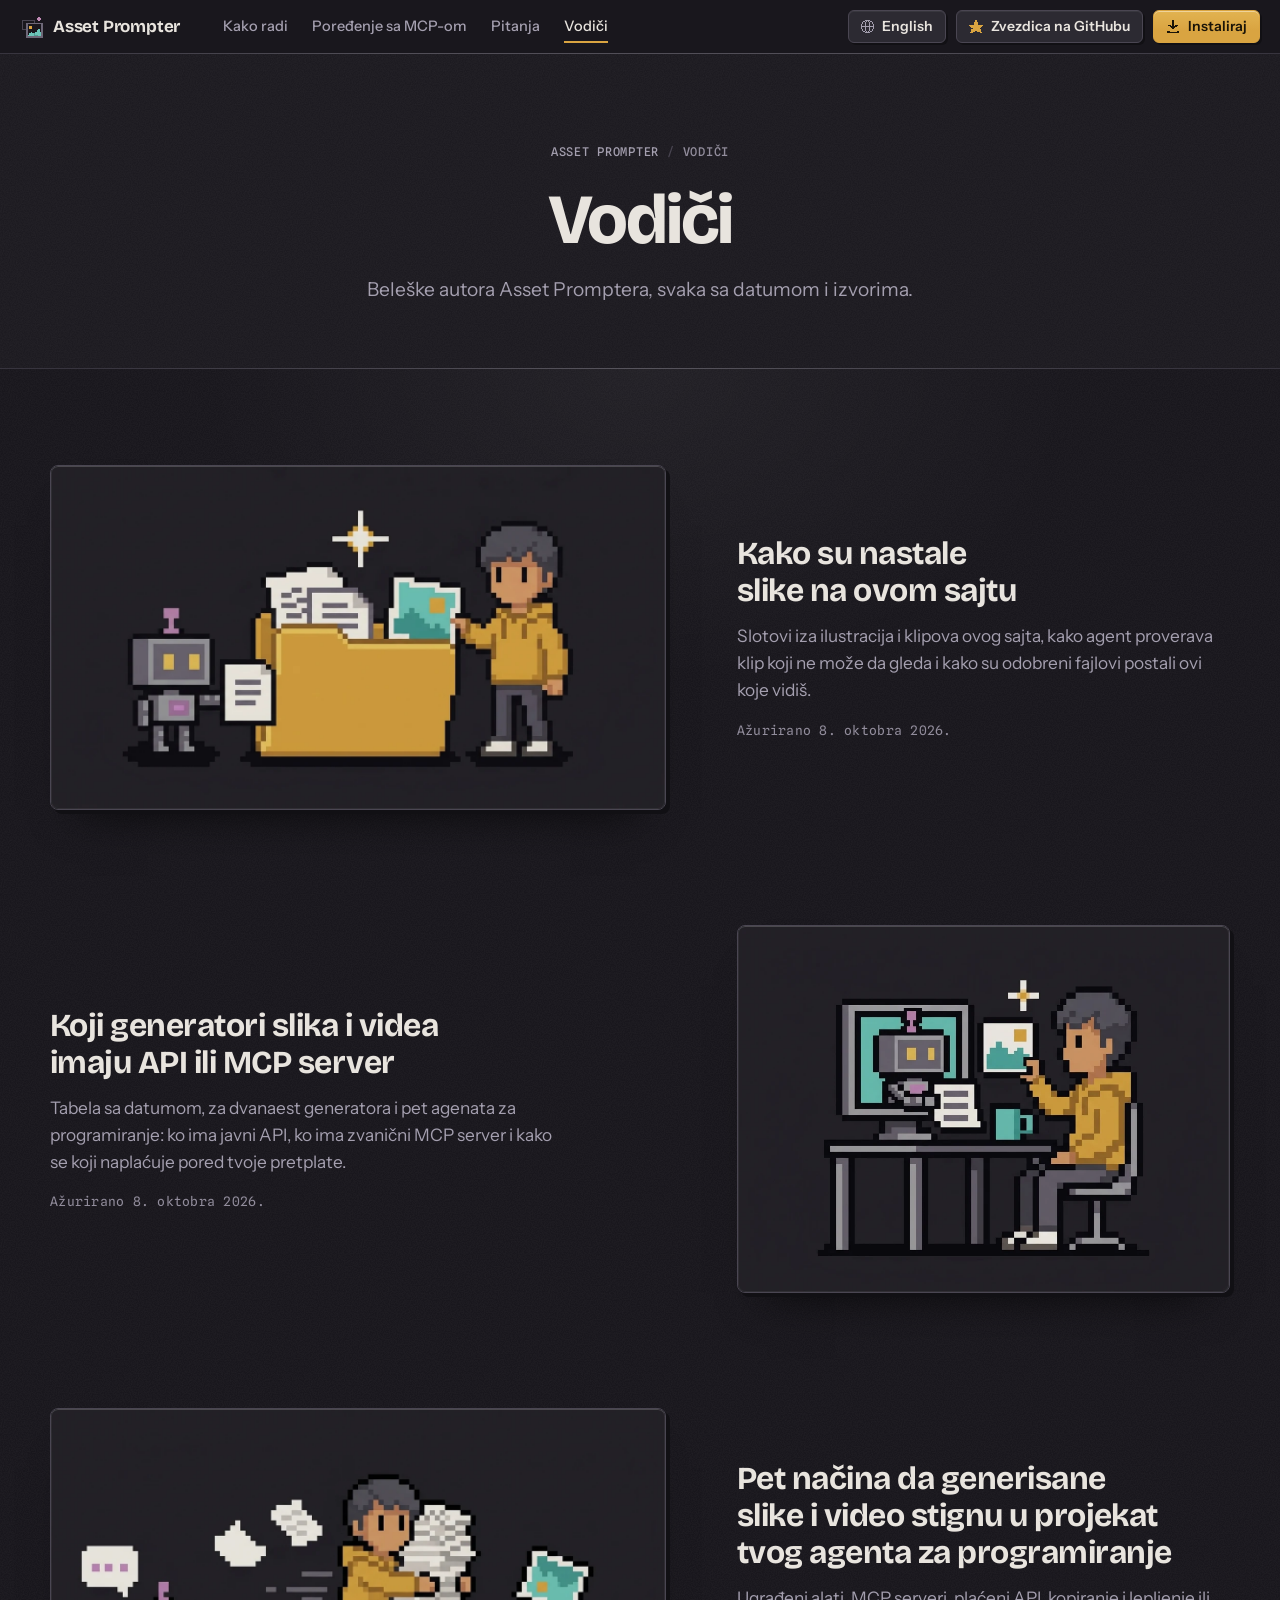
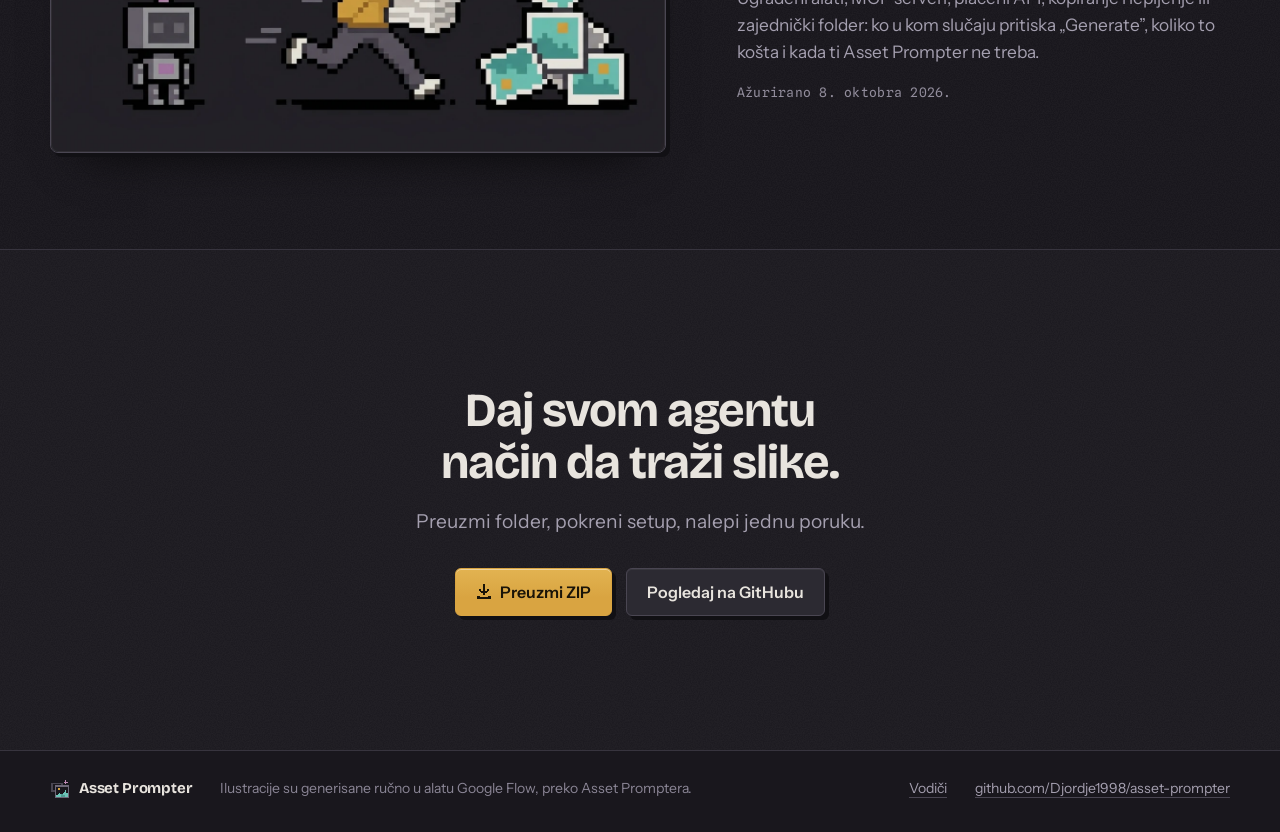
<file: sr/guides/index.html>
<!doctype html>
<!-- generated by tools/build-sr.mjs — do not edit: change guides/index.html, i18n.js or i18n-guides.js and run it again -->
<html lang="sr-Latn">
  <head>
    <meta charset="utf-8" />
    <meta name="viewport" content="width=device-width, initial-scale=1" />
    <title data-i18n="g.hub.title">Asset Prompter vodiči: agenti, alati za slike i video</title>
    <meta name="description" data-i18n-content="g.hub.description" content="Kako su nastale slike ovog sajta, koji generatori slika i videa imaju API ili MCP server i kako slike stižu u projekat agenta za programiranje." />
    <meta name="robots" content="index, follow, max-image-preview:large, max-snippet:-1, max-video-preview:-1" />
    <meta name="author" content="Đorđe Novaković" />
    <!-- A guide sits two folders down, so every address in it starts at the root, as in 404.html. Its Serbian copy,
         made by tools/build-sr.mjs, is the same path under /sr/; both name both in their hreflang links. -->
    <link rel="canonical" href="https://assetprompter.com/sr/guides/" />
    <link rel="alternate" hreflang="en" href="https://assetprompter.com/guides/" />
    <link rel="alternate" hreflang="sr" href="https://assetprompter.com/sr/guides/" />
    <link rel="alternate" hreflang="x-default" href="https://assetprompter.com/guides/" />
    <!-- The language. A reader who chose Serbian (with the language link of a guide, or the menu of the home page; both
         keep the choice in localStorage) and opens an English guide goes on to its Serbian copy, which the hreflang
         link above names, before anything is fetched or drawn; ?lang=en keeps English, as on the home page. A guide that
         has no Serbian copy yet has no such link, and stays. The guides load no other script. -->
    <script>
      (function () {
        var root = document.documentElement;
        var asked = (/[?&]lang=([a-z]+)/.exec(location.search) || [])[1];
        var saved = null;
        try {
          saved = localStorage.getItem("lang");
        } catch (e) {}
        var other = document.querySelector('link[rel="alternate"][hreflang="' + (root.lang === "en" ? "sr" : "en") + '"]');
        if (other) {
          var path = new URL(other.href).pathname;
          if (root.lang === "en" && (asked === "sr" || (saved === "sr" && asked !== "en"))) location.replace(path + location.hash);
          else if (root.lang !== "en" && asked === "en") location.replace(path + "?lang=en" + location.hash);
        }
        // The parts of the page, the same in both languages. A place is one of them and how far into it the window's
        // top is, since the other language's text runs to other heights (as main.js does on the home page).
        var parts = function () {
          return document.querySelectorAll("main > section, body > footer");
        };
        // Following a language link keeps that choice, as the menu of the home page does, and the reader's place. The
        // other page takes the place of this one in the history, so Back does not lead to a page the choice sends on.
        // With a modifier the link opens as any link does.
        document.addEventListener("click", function (event) {
          var link = event.target.closest && event.target.closest("a[data-lang]");
          if (!link || event.button || event.metaKey || event.ctrlKey || event.shiftKey || event.altKey) return;
          var lang = link.getAttribute("data-lang");
          var kept = false;
          try {
            localStorage.setItem("lang", lang);
            kept = localStorage.getItem("lang") === lang;
          } catch (e) {}
          try {
            var all = parts();
            for (var i = all.length - 1; i >= 0; i--) {
              var box = all[i].getBoundingClientRect();
              if (box.top <= 0 || i === 0) {
                sessionStorage.setItem("guide-place", JSON.stringify({ i: i, f: Math.max(0, Math.min(1, -box.top / box.height)), at: Date.now() }));
                break;
              }
            }
          } catch (e) {}
          event.preventDefault();
          // A Serbian choice that could not be replaced would send the English guide back to the Serbian one.
          location.replace(link.getAttribute("href") + (lang === "en" && !kept ? "?lang=en" : ""));
        });
        // The bar stays at the top, but the browser takes it as under the room scroll-padding-top keeps for it: focusing one
        // of its links from the keyboard would scroll the page half a window up. It stays where it was instead: scrolling
        // to it at once undoes an instant scroll and stops a smooth one, even when the page has not moved yet.
        var y = scrollY;
        addEventListener("scroll", function () {
          y = scrollY;
        }, { passive: true });
        document.addEventListener("focusin", function (event) {
          if (!event.target.closest || !event.target.closest(".bar")) return;
          // Only the keyboard's focus: a tap or a click does not scroll, and a flick still running is left alone.
          try {
            if (!event.target.matches(":focus-visible")) return;
          } catch (e) {}
          var at = y;
          var stay = function () {
            root.style.scrollBehavior = "auto";
            scrollTo(0, at);
            root.style.scrollBehavior = "";
          };
          stay();
          requestAnimationFrame(stay);
        });
        // Coming from the other language: start where the reader was. Once more when the fonts are in, if nothing has moved.
        var place = null;
        try {
          place = JSON.parse(sessionStorage.getItem("guide-place"));
          sessionStorage.removeItem("guide-place");
        } catch (e) {}
        if (place && Date.now() - place.at < 10000) {
          document.addEventListener("DOMContentLoaded", function () {
            var part = parts()[place.i];
            if (!part) return;
            var go = function () {
              // At once: the stylesheet's smooth scrolling would ease it.
              root.style.scrollBehavior = "auto";
              scrollTo(0, Math.round(part.getBoundingClientRect().top + scrollY + part.offsetHeight * place.f));
              root.style.scrollBehavior = "";
              return scrollY;
            };
            // Once the stylesheet is in (it holds the first paint, but not DOMContentLoaded).
            var css = document.querySelector('link[rel="stylesheet"]');
            var start = function () {
              var landed = go();
              if (document.fonts) {
                document.fonts.ready.then(function () {
                  if (scrollY === landed) go();
                });
              }
            };
            if (!css || css.sheet) start();
            else css.addEventListener("load", start);
          });
        }
      })();
    </script>
    <meta name="theme-color" content="#19171d" />
    <meta name="color-scheme" content="dark" />
    <meta name="format-detection" content="telephone=no" />
    <meta property="og:type" content="website" />
    <meta property="og:site_name" content="Asset Prompter" />
    <meta property="og:locale" data-i18n-content="og.locale" content="sr_RS" />
    <meta property="og:locale:alternate" data-i18n-content="og.locale.alt" content="en_US" />
    <meta property="og:title" data-i18n-content="g.hub.title" content="Asset Prompter vodiči: agenti, alati za slike i video" />
    <meta property="og:description" data-i18n-content="g.hub.description" content="Kako su nastale slike ovog sajta, koji generatori slika i videa imaju API ili MCP server i kako slike stižu u projekat agenta za programiranje." />
    <meta property="og:url" content="https://assetprompter.com/sr/guides/" />
    <meta property="og:image" data-i18n-content="og.image" content="https://assetprompter.com/assets/og-sr.jpg" />
    <meta property="og:image:type" content="image/jpeg" />
    <meta property="og:image:width" content="1200" />
    <meta property="og:image:height" content="630" />
    <meta property="og:image:alt" data-i18n-content="og.alt" content="Asset Prompter: tvoj agent piše prompt, ti praviš sliku. Robot i osoba sa dve strane zajedničkog foldera." />
    <meta name="twitter:card" content="summary_large_image" />
    <meta name="twitter:title" data-i18n-content="g.hub.title" content="Asset Prompter vodiči: agenti, alati za slike i video" />
    <meta name="twitter:description" data-i18n-content="g.hub.description" content="Kako su nastale slike ovog sajta, koji generatori slika i videa imaju API ili MCP server i kako slike stižu u projekat agenta za programiranje." />
    <meta name="twitter:image" data-i18n-content="og.image" content="https://assetprompter.com/assets/og-sr.jpg" />
    <meta name="twitter:image:alt" data-i18n-content="og.alt" content="Asset Prompter: tvoj agent piše prompt, ti praviš sliku. Robot i osoba sa dve strane zajedničkog foldera." />
    <link rel="icon" href="/favicon.ico" sizes="32x32" />
    <link rel="icon" type="image/svg+xml" href="/favicon.svg" />
    <link rel="icon" type="image/png" sizes="192x192" href="/icon-192.png" />
    <link rel="apple-touch-icon" href="/apple-touch-icon.png" />
    <link rel="manifest" href="/site.webmanifest" />
    <meta name="apple-mobile-web-app-title" content="Asset Prompter" />
    <link rel="preload" href="/assets/fonts/bricolage-grotesque-v9-latin.woff2" as="font" type="font/woff2" crossorigin />
    <link rel="preload" href="/assets/fonts/bricolage-grotesque-v9-sr.woff2" as="font" type="font/woff2" crossorigin />
    <link rel="preload" href="/assets/fonts/instrument-sans-v4-latin.woff2" as="font" type="font/woff2" crossorigin />
    <link rel="preload" href="/assets/fonts/instrument-sans-v4-sr.woff2" as="font" type="font/woff2" crossorigin />
    <link rel="stylesheet" href="/styles.css?v=w2-052" />
    <!-- What search engines and AI answers read about the guide. The page's name and description are the title and
         the description above, the article's headline is the h1, the breadcrumb's names are those above the h1. The
         site, the app and the author are described on the home page (the same @id); the author is repeated in short. -->
    <script type="application/ld+json">
      {
        "@context": "https://schema.org",
        "@graph": [
          {
            "@type": "CollectionPage",
            "@id": "https://assetprompter.com/sr/guides/#webpage",
            "url": "https://assetprompter.com/sr/guides/",
            "name": "Asset Prompter vodiči: agenti, alati za slike i video",
            "description": "Kako su nastale slike ovog sajta, koji generatori slika i videa imaju API ili MCP server i kako slike stižu u projekat agenta za programiranje.",
            "inLanguage": "sr-Latn",
            "isPartOf": {
              "@id": "https://assetprompter.com/#website"
            },
            "about": {
              "@id": "https://assetprompter.com/#app"
            },
            "breadcrumb": {
              "@id": "https://assetprompter.com/sr/guides/#breadcrumb"
            },
            "primaryImageOfPage": {
              "@type": "ImageObject",
              "url": "https://assetprompter.com/assets/og-sr.jpg",
              "width": 1200,
              "height": 630
            },
            "hasPart": [
              {
                "@id": "https://assetprompter.com/sr/guides/how-this-site-was-made/#article"
              },
              {
                "@id": "https://assetprompter.com/sr/guides/image-generators-api-mcp/#article"
              },
              {
                "@id": "https://assetprompter.com/sr/guides/get-images-into-coding-agent-project/#article"
              }
            ],
            "datePublished": "2026-10-08",
            "dateModified": "2026-10-08"
          },
          {
            "@type": "BreadcrumbList",
            "@id": "https://assetprompter.com/sr/guides/#breadcrumb",
            "itemListElement": [
              {
                "@type": "ListItem",
                "position": 1,
                "name": "Asset Prompter",
                "item": "https://assetprompter.com/sr/"
              },
              {
                "@type": "ListItem",
                "position": 2,
                "name": "Vodiči"
              }
            ]
          }
        ]
      }
    </script>
  </head>
  <body>
    <svg xmlns="http://www.w3.org/2000/svg" class="sprite" aria-hidden="true">
      <symbol id="logo" viewBox="0 0 16 16"><rect x="12" y="1" width="1" height="1" fill="#c08ab5"/><rect x="11" y="2" width="3" height="1" fill="#c08ab5"/><rect x="1" y="3" width="9" height="1" fill="#4a4652"/><rect x="12" y="3" width="1" height="1" fill="#c08ab5"/><rect x="1" y="4" width="1" height="1" fill="#4a4652"/><rect x="9" y="4" width="1" height="1" fill="#4a4652"/><rect x="1" y="5" width="1" height="1" fill="#4a4652"/><rect x="4" y="5" width="11" height="1" fill="#6e6878"/><rect x="1" y="6" width="1" height="1" fill="#4a4652"/><rect x="4" y="6" width="1" height="1" fill="#6e6878"/><rect x="14" y="6" width="1" height="1" fill="#6e6878"/><rect x="1" y="7" width="1" height="1" fill="#4a4652"/><rect x="4" y="7" width="1" height="1" fill="#6e6878"/><rect x="6" y="7" width="2" height="1" fill="#d9a441"/><rect x="14" y="7" width="1" height="1" fill="#6e6878"/><rect x="1" y="8" width="1" height="1" fill="#4a4652"/><rect x="4" y="8" width="1" height="1" fill="#6e6878"/><rect x="6" y="8" width="2" height="1" fill="#d9a441"/><rect x="14" y="8" width="1" height="1" fill="#6e6878"/><rect x="1" y="9" width="3" height="1" fill="#4a4652"/><rect x="4" y="9" width="1" height="1" fill="#6e6878"/><rect x="12" y="9" width="1" height="1" fill="#6cc4b8"/><rect x="14" y="9" width="1" height="1" fill="#6e6878"/><rect x="4" y="10" width="1" height="1" fill="#6e6878"/><rect x="11" y="10" width="2" height="1" fill="#6cc4b8"/><rect x="14" y="10" width="1" height="1" fill="#6e6878"/><rect x="4" y="11" width="1" height="1" fill="#6e6878"/><rect x="7" y="11" width="1" height="1" fill="#6cc4b8"/><rect x="10" y="11" width="4" height="1" fill="#6cc4b8"/><rect x="14" y="11" width="1" height="1" fill="#6e6878"/><rect x="4" y="12" width="1" height="1" fill="#6e6878"/><rect x="6" y="12" width="3" height="1" fill="#6cc4b8"/><rect x="9" y="12" width="1" height="1" fill="#4f9e94"/><rect x="10" y="12" width="4" height="1" fill="#6cc4b8"/><rect x="14" y="12" width="1" height="1" fill="#6e6878"/><rect x="4" y="13" width="1" height="1" fill="#6e6878"/><rect x="5" y="13" width="4" height="1" fill="#6cc4b8"/><rect x="9" y="13" width="3" height="1" fill="#4f9e94"/><rect x="12" y="13" width="2" height="1" fill="#6cc4b8"/><rect x="14" y="13" width="1" height="1" fill="#6e6878"/><rect x="4" y="14" width="11" height="1" fill="#6e6878"/></symbol>
      <symbol id="i-star" viewBox="0 0 12 12"><path d="M5 0h2v1h-2zM5 1h2v1h-2zM4 2h4v1h-4zM4 3h4v1h-4zM0 4h12v1h-12zM1 5h10v1h-10zM2 6h8v1h-8zM3 7h6v1h-6zM2 8h8v1h-8zM2 9h3v1h-3zM7 9h3v1h-3zM1 10h2v1h-2zM9 10h2v1h-2z"/></symbol>
      <symbol id="i-download" viewBox="0 0 12 12"><path d="M5 0h2v1h-2zM5 1h2v1h-2zM5 2h2v1h-2zM5 3h2v1h-2zM2 4h2v1h-2zM5 4h2v1h-2zM8 4h2v1h-2zM3 5h6v1h-6zM4 6h4v1h-4zM5 7h2v1h-2zM1 9h2v1h-2zM9 9h2v1h-2zM1 10h10v1h-10z"/></symbol>
      <symbol id="i-globe" viewBox="0 0 12 12"><path d="M3 0h5v1h-5zM2 1h1v1h-1zM4 1h1v1h-1zM6 1h1v1h-1zM8 1h1v1h-1zM1 2h1v1h-1zM3 2h1v1h-1zM7 2h1v1h-1zM9 2h1v1h-1zM0 3h1v1h-1zM3 3h1v1h-1zM7 3h1v1h-1zM10 3h1v1h-1zM0 4h1v1h-1zM3 4h1v1h-1zM7 4h1v1h-1zM10 4h1v1h-1zM0 5h11v1h-11zM0 6h1v1h-1zM3 6h1v1h-1zM7 6h1v1h-1zM10 6h1v1h-1zM0 7h1v1h-1zM3 7h1v1h-1zM7 7h1v1h-1zM10 7h1v1h-1zM1 8h1v1h-1zM3 8h1v1h-1zM7 8h1v1h-1zM9 8h1v1h-1zM2 9h1v1h-1zM4 9h1v1h-1zM6 9h1v1h-1zM8 9h1v1h-1zM3 10h5v1h-5z"/></symbol>
      <symbol id="i-spark" viewBox="0 0 12 12"><path d="M5 0h1v1h-1zM5 1h1v1h-1zM4 2h3v1h-3zM2 3h7v1h-7zM4 4h3v1h-3zM5 5h1v1h-1zM10 5h1v1h-1zM5 6h1v1h-1zM9 6h3v1h-3zM10 7h1v1h-1zM3 8h1v1h-1zM2 9h3v1h-3zM3 10h1v1h-1z"/></symbol>
      <symbol id="i-check" viewBox="0 0 12 12"><path d="M10 1h2v1h-2zM9 2h3v1h-3zM8 3h3v1h-3zM1 4h2v1h-2zM7 4h3v1h-3zM1 5h3v1h-3zM6 5h3v1h-3zM2 6h5v1h-5zM3 7h3v1h-3zM4 8h1v1h-1z"/></symbol>
      <symbol id="i-info" viewBox="0 0 12 12"><path d="M3 0h6v1h-6zM2 1h1v1h-1zM9 1h1v1h-1zM1 2h1v1h-1zM5 2h2v1h-2zM10 2h1v1h-1zM1 3h1v1h-1zM10 3h1v1h-1zM1 4h1v1h-1zM5 4h2v1h-2zM10 4h1v1h-1zM1 5h1v1h-1zM5 5h2v1h-2zM10 5h1v1h-1zM1 6h1v1h-1zM5 6h2v1h-2zM10 6h1v1h-1zM1 7h1v1h-1zM5 7h2v1h-2zM10 7h1v1h-1zM2 8h1v1h-1zM9 8h1v1h-1zM3 9h6v1h-6z"/></symbol>
    </svg>

    <a class="skip" href="#main" data-i18n="skip">Preskoči na sadržaj</a>

    <header class="bar">
      <a class="brand" href="/sr/">
        <svg class="logo" width="24" height="24" aria-hidden="true"><use href="#logo" /></svg>
        Asset Prompter
      </a>
      <!-- The home page's sections, and the guides. -->
      <nav class="bar-links" aria-label="Sajt" data-i18n-aria-label="g.nav.label">
        <a href="/sr/#loop" data-i18n="nav.loop">Kako radi</a>
        <a href="/sr/#mcp" data-i18n="nav.mcp">Poređenje sa MCP-om</a>
        <a href="/sr/#questions" data-i18n="nav.questions">Pitanja</a>
        <a href="/sr/guides/" aria-current="page" data-i18n="foot.guides">Vodiči</a>
      </nav>
      <div class="bar-right">
        <!-- The language: a plain link to this page in the other language, drawn like the home page's language button, which works
             without a script. It names the language it leads to, as a word where the bar has room and as its code after the globe on a phone. The script at the top keeps the choice and the reader's place. -->
        <a class="btn lang-btn" href="/guides/" hreflang="en" lang="en" data-lang="en" aria-label="English, EN: this page in English">
          <svg class="icon" width="14" height="14" aria-hidden="true"><use href="#i-globe" /></svg>
          <span class="lang-name">English</span>
          <span class="lang-code">EN</span>
        </a>
        <a class="btn bar-github" href="https://github.com/Djordje1998/asset-prompter" target="_blank" rel="noopener" aria-label="Zvezdica na GitHubu: Asset Prompter" data-i18n-aria-label="star.label">
          <svg class="icon" width="14" height="14" aria-hidden="true"><use href="#i-star" /></svg>
          <span class="bar-github-text" data-i18n="star">Zvezdica<span class="bar-github-on"> na GitHubu</span></span>
        </a>
        <a class="btn btn-primary" href="/sr/#install" data-i18n-text="install">
          <svg class="icon" width="14" height="14" aria-hidden="true"><use href="#i-download" /></svg>
          Instaliraj
        </a>
      </div>
    </header>

    <main id="main">
      <section class="section guide-top">
        <div class="wrap">
          <nav class="crumbs" aria-label="Putanja" data-i18n-aria-label="g.crumbs.label">
            <ol>
              <li><a href="/sr/" data-i18n="g.crumbs.home">Asset Prompter</a></li>
              <li aria-current="page" data-i18n="foot.guides">Vodiči</li>
            </ol>
          </nav>
          <div class="head">
            <h1 data-i18n="g.hub.h1">Vodiči</h1>
            <p class="lead" data-i18n="g.hub.lead">Beleške autora Asset Promptera, svaka sa datumom i izvorima.</p>
          </div>
        </div>
      </section>

      <section class="section band guide-sec guide-list">
        <div class="wrap">
          <div class="rows">
            <article class="row">
              <figure class="row-pic">
                <img src="/assets/art/loop-relay.webp" data-i18n-alt="hero.alt" alt="Piksel-art: robot sa jedne strane stavlja list sa promptom u zajednički folder, a osoba sa druge stavlja gotovu sliku." width="1280" height="714" loading="eager" />
              </figure>
              <div class="row-text">
                <h2 class="h-sub"><a href="/sr/guides/how-this-site-was-made/" data-i18n="g.hub.made.h">Kako su nastale slike na ovom sajtu</a></h2>
                <p data-i18n="g.hub.made.p">Slotovi iza ilustracija i klipova ovog sajta, kako agent proverava klip koji ne može da gleda i kako su odobreni fajlovi postali ovi koje vidiš.</p>
                <p class="guide-meta" data-i18n="g.updated">Ažurirano <time datetime="2026-10-08">8. oktobra 2026.</time></p>
              </div>
            </article>
            <article class="row is-flip">
              <figure class="row-pic">
                <img src="/assets/art/you-are-the-server.webp" data-i18n-alt="mcp.alt" alt="Piksel-art: osoba u zlatnom duksu sedi za svojim stolom i drži podignutu gotovu sliku. Robot je u monitoru i kroz ekran joj pruža list sa promptom." width="960" height="716" loading="lazy" />
              </figure>
              <div class="row-text">
                <h2 class="h-sub"><a href="/sr/guides/image-generators-api-mcp/" data-i18n="g.hub.api.h">Koji generatori slika i videa imaju API ili MCP server</a></h2>
                <p data-i18n="g.hub.api.p">Tabela sa datumom, za dvanaest generatora i pet agenata za programiranje: ko ima javni API, ko ima zvanični MCP server i kako se koji naplaćuje pored tvoje pretplate.</p>
                <p class="guide-meta" data-i18n="g.updated">Ažurirano <time datetime="2026-10-08">8. oktobra 2026.</time></p>
              </div>
            </article>
            <article class="row">
              <figure class="row-pic">
                <img src="/assets/art/problem-courier.webp" data-i18n-alt="why.alt" alt="Piksel-art: osoba trči između oblačića iz četa i gomile slika dok papiri lete na sve strane, a robot čeka i ništa od toga ne vidi." width="1280" height="714" loading="lazy" />
              </figure>
              <div class="row-text">
                <h2 class="h-sub"><a href="/sr/guides/get-images-into-coding-agent-project/" data-i18n="g.hub.ways.h">Pet načina da generisane slike i video stignu u projekat tvog agenta za programiranje</a></h2>
                <p data-i18n="g.hub.ways.p">Ugrađeni alati, MCP serveri, plaćeni API, kopiranje i lepljenje ili zajednički folder: ko u kom slučaju pritiska „Generate”, koliko to košta i kada ti Asset Prompter ne treba.</p>
                <p class="guide-meta" data-i18n="g.updated">Ažurirano <time datetime="2026-10-08">8. oktobra 2026.</time></p>
              </div>
            </article>
          </div>
        </div>
      </section>

      <section class="section closing">
        <div class="wrap">
          <div class="head">
            <h2 data-i18n="closing.h2">Daj svom agentu način da traži slike.</h2>
            <p class="lead" data-i18n="closing.lead">Preuzmi folder, pokreni setup, nalepi jednu poruku.</p>
          </div>
          <div class="hero-cta">
            <a class="btn btn-primary btn-lg" href="https://github.com/Djordje1998/asset-prompter/archive/refs/heads/master.zip" data-i18n-text="download">
              <svg class="icon" width="16" height="16" aria-hidden="true"><use href="#i-download" /></svg>
              Preuzmi ZIP
            </a>
            <a class="btn btn-lg" href="https://github.com/Djordje1998/asset-prompter" target="_blank" rel="noopener" data-i18n="github">Pogledaj na GitHubu</a>
          </div>
        </div>
      </section>
    </main>

    <footer class="foot is-band">
      <div class="wrap foot-row">
        <span class="brand">
          <svg class="logo" width="20" height="20" aria-hidden="true"><use href="#logo" /></svg>
          Asset Prompter
        </span>
        <span data-i18n="foot.art">Ilustracije su generisane ručno u alatu Google Flow, preko Asset Promptera.</span>
        <span class="foot-links">
          <a href="/sr/guides/" data-i18n="foot.guides">Vodiči</a>
          <a href="https://github.com/Djordje1998/asset-prompter" target="_blank" rel="noopener">github.com/Djordje1998/asset-prompter</a>
        </span>
      </div>
    </footer>
  </body>
</html>
</file>
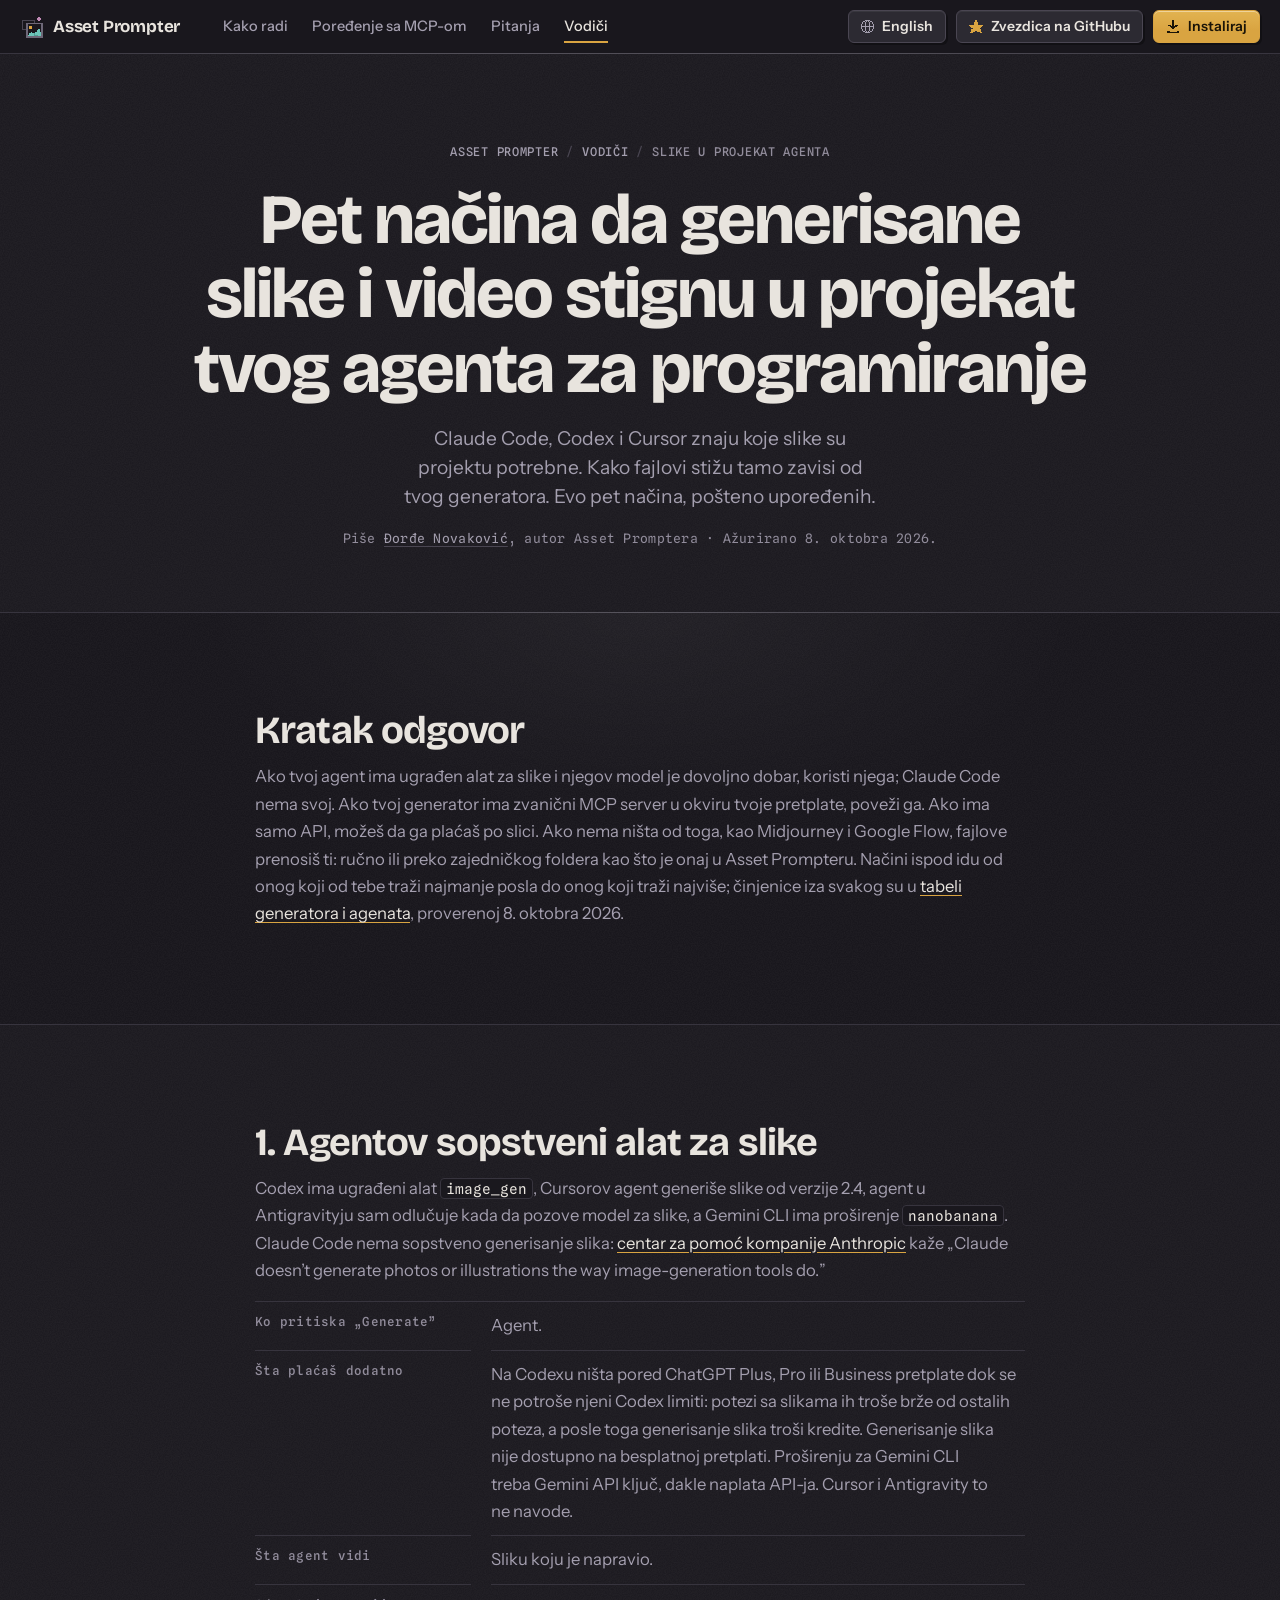
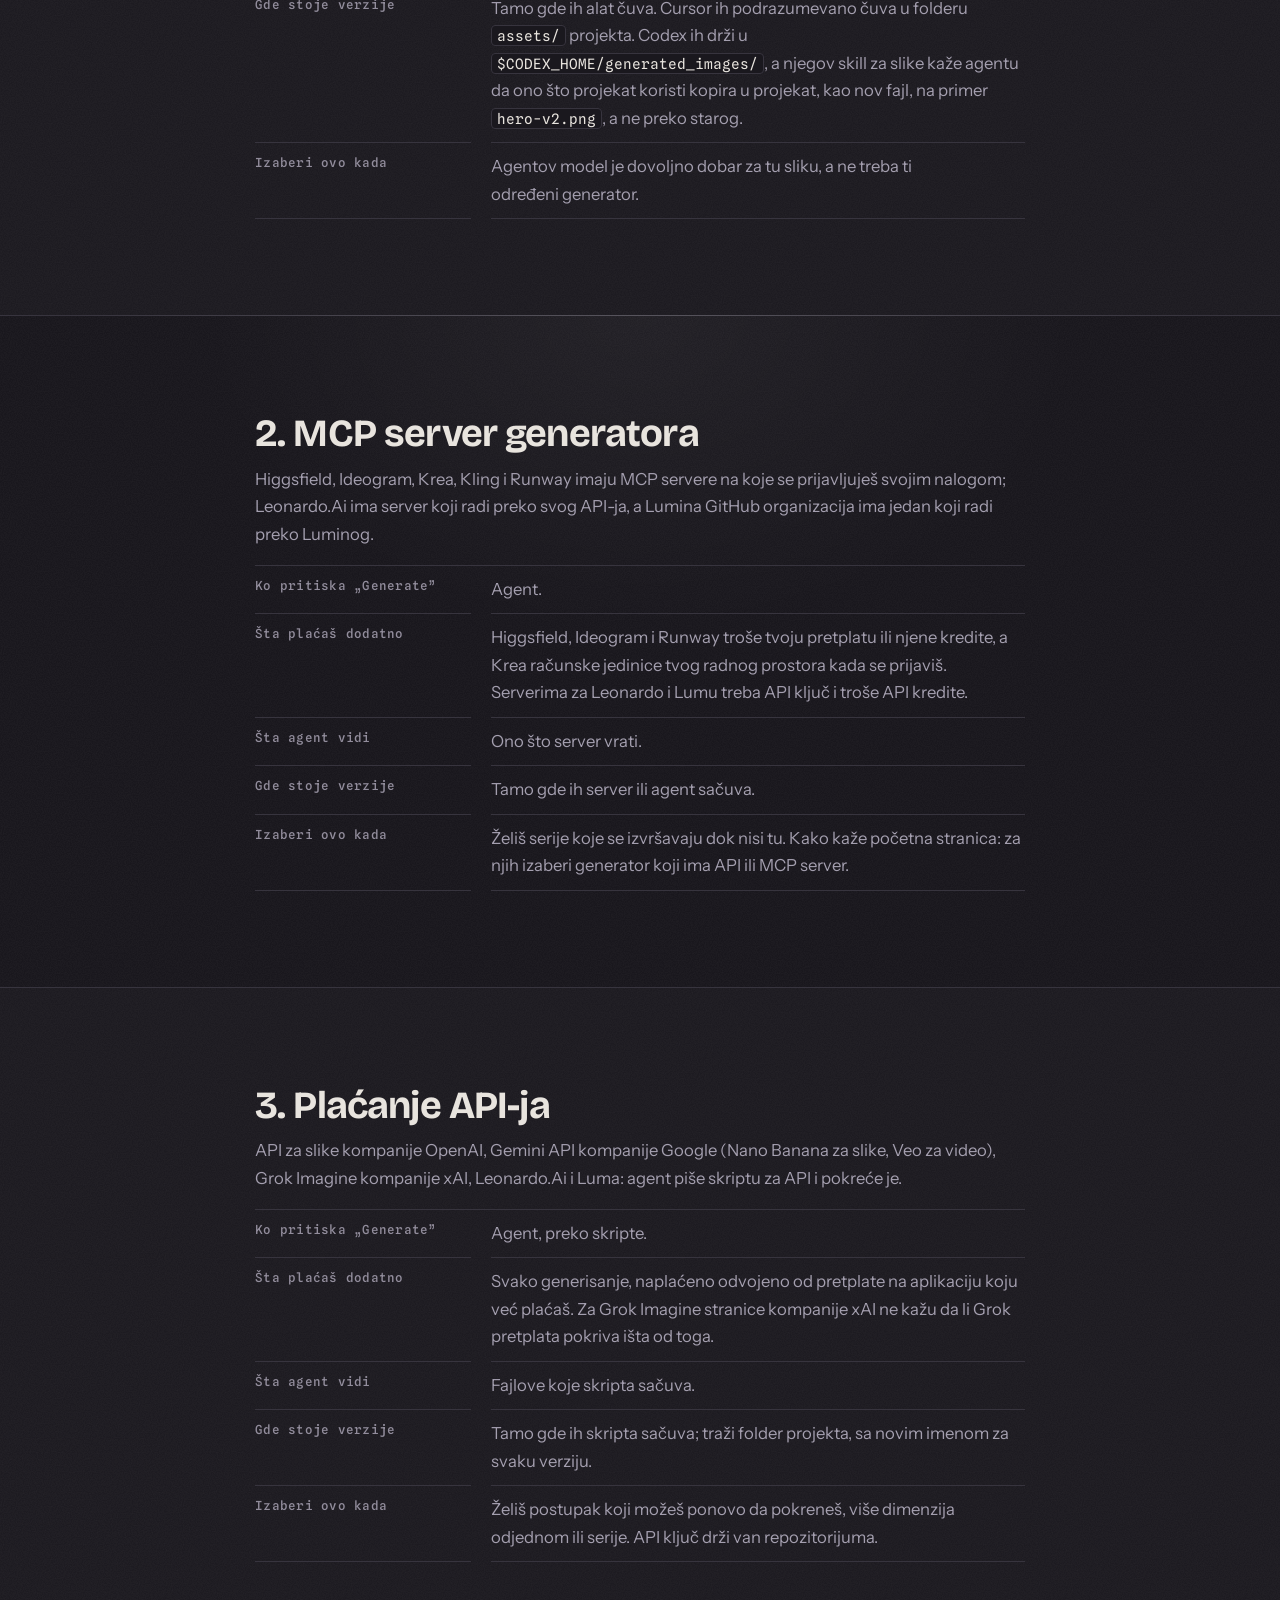
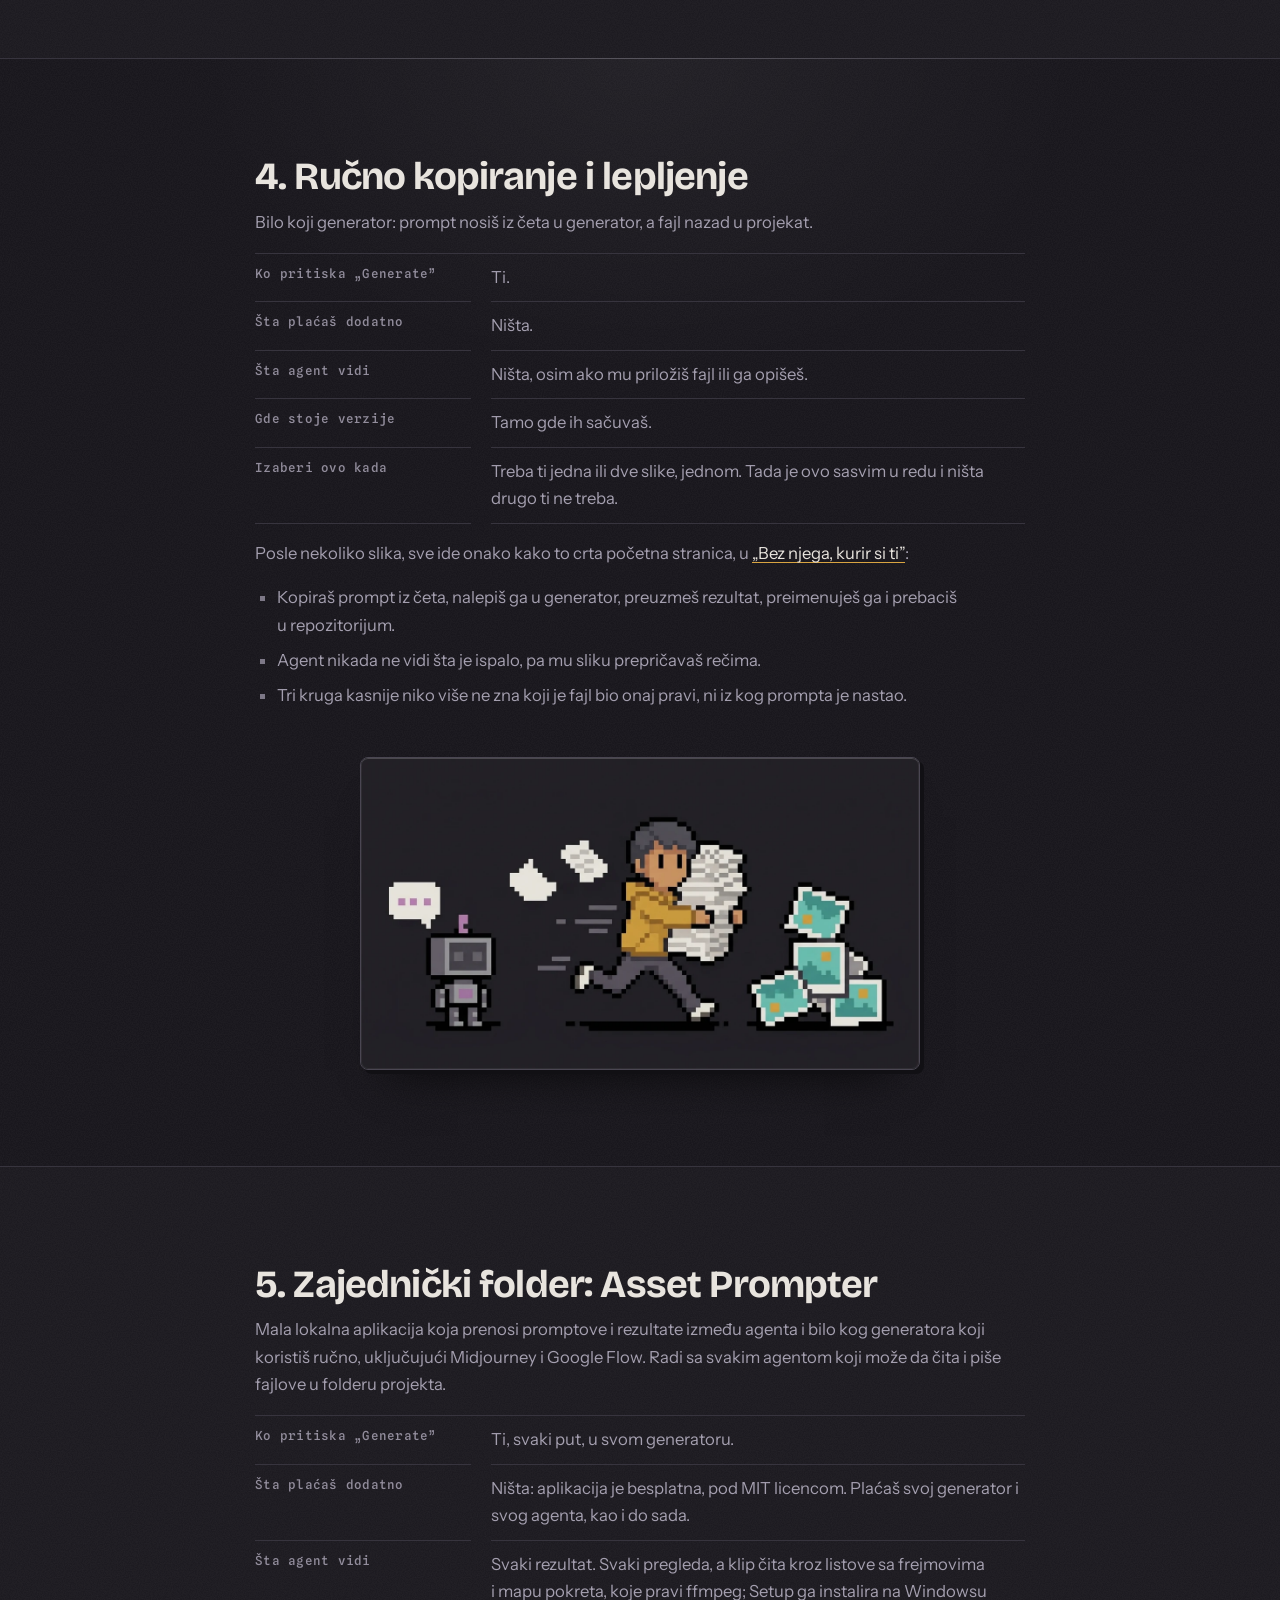
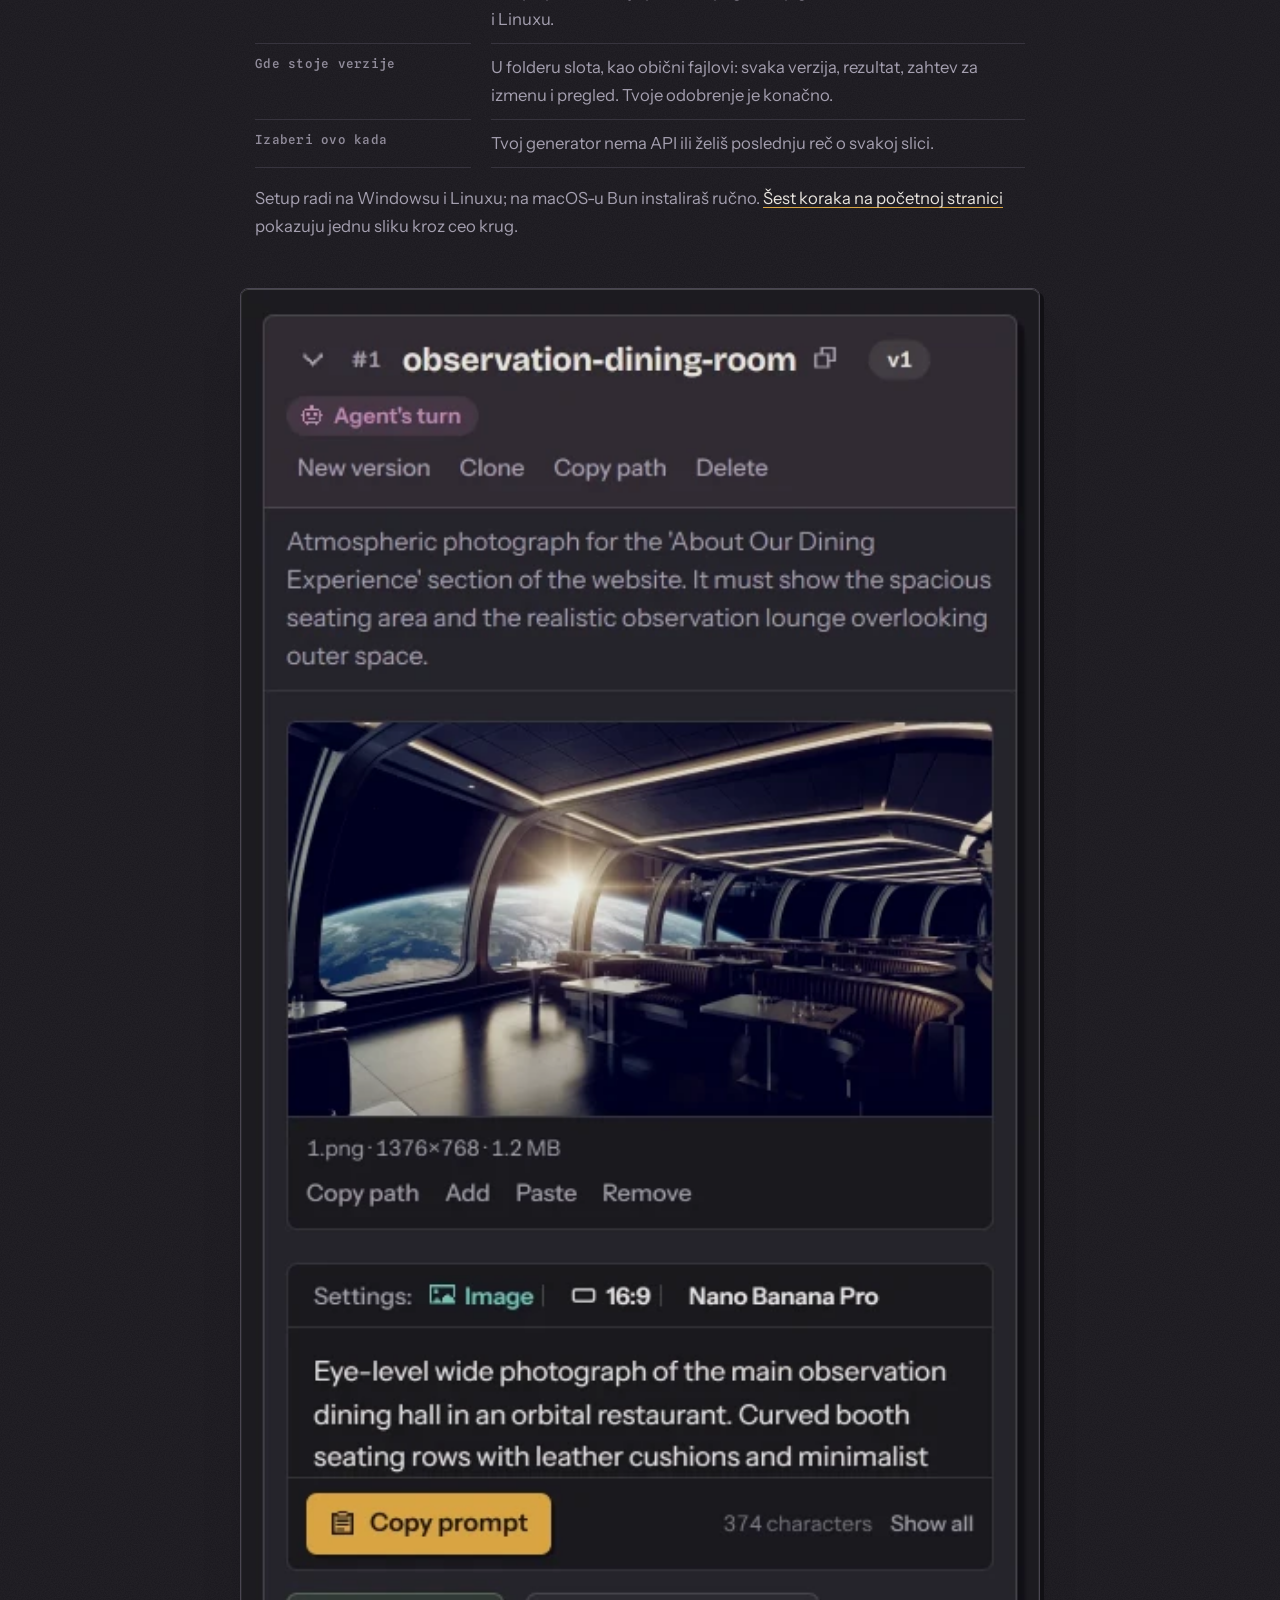
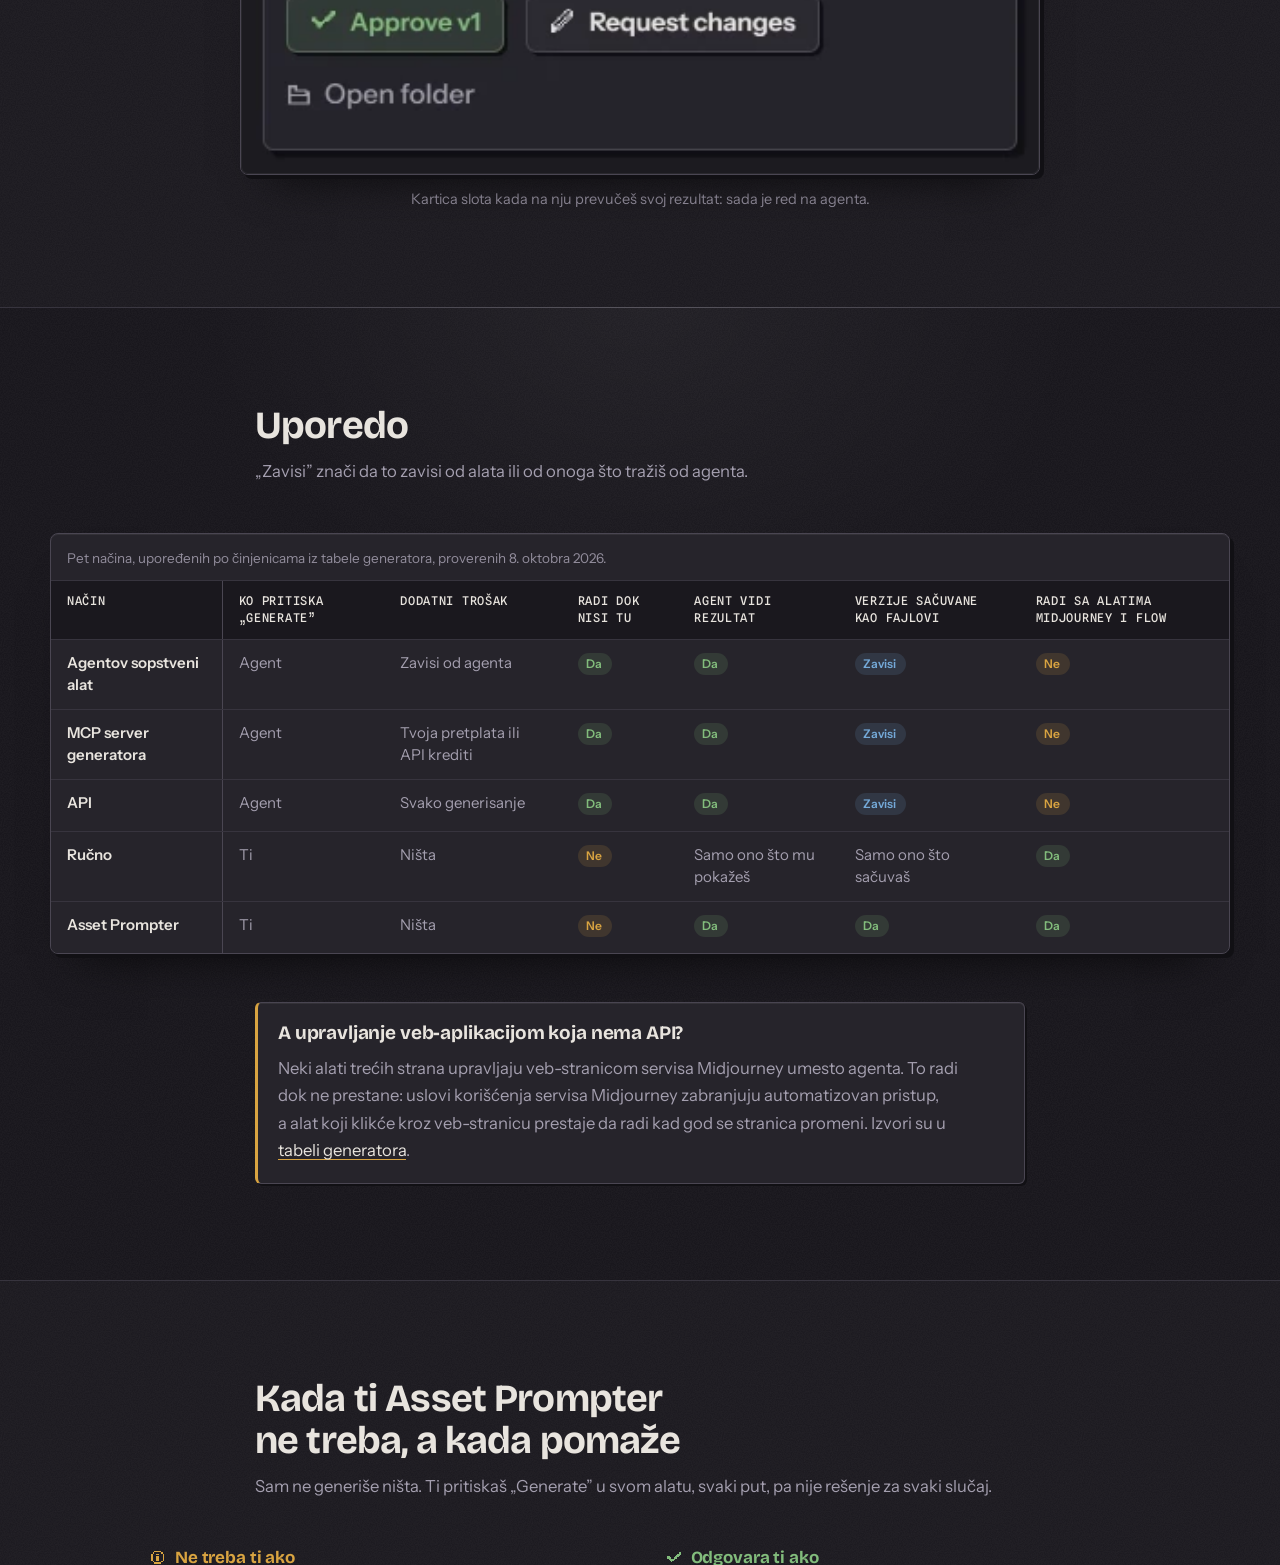
<file: sr/guides/get-images-into-coding-agent-project/index.html>
<!doctype html>
<!-- generated by tools/build-sr.mjs — do not edit: change guides/get-images-into-coding-agent-project/index.html, i18n.js or i18n-guides.js and run it again -->
<html lang="sr-Latn">
  <head>
    <meta charset="utf-8" />
    <meta name="viewport" content="width=device-width, initial-scale=1" />
    <title data-i18n="g.ways.title">5 načina da AI slike stignu u projekat agenta</title>
    <meta name="description" data-i18n-content="g.ways.description" content="Ugrađeni alati, MCP serveri, plaćeni API, kopiranje ili zajednički folder: koliko šta košta, ko pritiska „Generate” i kada ti Asset Prompter ne treba." />
    <meta name="robots" content="index, follow, max-image-preview:large, max-snippet:-1, max-video-preview:-1" />
    <meta name="author" content="Đorđe Novaković" />
    <!-- A guide sits two folders down, so every address in it starts at the root, as in 404.html. Its Serbian copy,
         made by tools/build-sr.mjs, is the same path under /sr/; both name both in their hreflang links. -->
    <link rel="canonical" href="https://assetprompter.com/sr/guides/get-images-into-coding-agent-project/" />
    <link rel="alternate" hreflang="en" href="https://assetprompter.com/guides/get-images-into-coding-agent-project/" />
    <link rel="alternate" hreflang="sr" href="https://assetprompter.com/sr/guides/get-images-into-coding-agent-project/" />
    <link rel="alternate" hreflang="x-default" href="https://assetprompter.com/guides/get-images-into-coding-agent-project/" />
    <!-- The language. A reader who chose Serbian (with the language link of a guide, or the menu of the home page; both
         keep the choice in localStorage) and opens an English guide goes on to its Serbian copy, which the hreflang
         link above names, before anything is fetched or drawn; ?lang=en keeps English, as on the home page. A guide that
         has no Serbian copy yet has no such link, and stays. The guides load no other script. -->
    <script>
      (function () {
        var root = document.documentElement;
        var asked = (/[?&]lang=([a-z]+)/.exec(location.search) || [])[1];
        var saved = null;
        try {
          saved = localStorage.getItem("lang");
        } catch (e) {}
        var other = document.querySelector('link[rel="alternate"][hreflang="' + (root.lang === "en" ? "sr" : "en") + '"]');
        if (other) {
          var path = new URL(other.href).pathname;
          if (root.lang === "en" && (asked === "sr" || (saved === "sr" && asked !== "en"))) location.replace(path + location.hash);
          else if (root.lang !== "en" && asked === "en") location.replace(path + "?lang=en" + location.hash);
        }
        // The parts of the page, the same in both languages. A place is one of them and how far into it the window's
        // top is, since the other language's text runs to other heights (as main.js does on the home page).
        var parts = function () {
          return document.querySelectorAll("main > section, body > footer");
        };
        // Following a language link keeps that choice, as the menu of the home page does, and the reader's place. The
        // other page takes the place of this one in the history, so Back does not lead to a page the choice sends on.
        // With a modifier the link opens as any link does.
        document.addEventListener("click", function (event) {
          var link = event.target.closest && event.target.closest("a[data-lang]");
          if (!link || event.button || event.metaKey || event.ctrlKey || event.shiftKey || event.altKey) return;
          var lang = link.getAttribute("data-lang");
          var kept = false;
          try {
            localStorage.setItem("lang", lang);
            kept = localStorage.getItem("lang") === lang;
          } catch (e) {}
          try {
            var all = parts();
            for (var i = all.length - 1; i >= 0; i--) {
              var box = all[i].getBoundingClientRect();
              if (box.top <= 0 || i === 0) {
                sessionStorage.setItem("guide-place", JSON.stringify({ i: i, f: Math.max(0, Math.min(1, -box.top / box.height)), at: Date.now() }));
                break;
              }
            }
          } catch (e) {}
          event.preventDefault();
          // A Serbian choice that could not be replaced would send the English guide back to the Serbian one.
          location.replace(link.getAttribute("href") + (lang === "en" && !kept ? "?lang=en" : ""));
        });
        // The bar stays at the top, but the browser takes it as under the room scroll-padding-top keeps for it: focusing one
        // of its links from the keyboard would scroll the page half a window up. It stays where it was instead: scrolling
        // to it at once undoes an instant scroll and stops a smooth one, even when the page has not moved yet.
        var y = scrollY;
        addEventListener("scroll", function () {
          y = scrollY;
        }, { passive: true });
        document.addEventListener("focusin", function (event) {
          if (!event.target.closest || !event.target.closest(".bar")) return;
          // Only the keyboard's focus: a tap or a click does not scroll, and a flick still running is left alone.
          try {
            if (!event.target.matches(":focus-visible")) return;
          } catch (e) {}
          var at = y;
          var stay = function () {
            root.style.scrollBehavior = "auto";
            scrollTo(0, at);
            root.style.scrollBehavior = "";
          };
          stay();
          requestAnimationFrame(stay);
        });
        // Coming from the other language: start where the reader was. Once more when the fonts are in, if nothing has moved.
        var place = null;
        try {
          place = JSON.parse(sessionStorage.getItem("guide-place"));
          sessionStorage.removeItem("guide-place");
        } catch (e) {}
        if (place && Date.now() - place.at < 10000) {
          document.addEventListener("DOMContentLoaded", function () {
            var part = parts()[place.i];
            if (!part) return;
            var go = function () {
              // At once: the stylesheet's smooth scrolling would ease it.
              root.style.scrollBehavior = "auto";
              scrollTo(0, Math.round(part.getBoundingClientRect().top + scrollY + part.offsetHeight * place.f));
              root.style.scrollBehavior = "";
              return scrollY;
            };
            // Once the stylesheet is in (it holds the first paint, but not DOMContentLoaded).
            var css = document.querySelector('link[rel="stylesheet"]');
            var start = function () {
              var landed = go();
              if (document.fonts) {
                document.fonts.ready.then(function () {
                  if (scrollY === landed) go();
                });
              }
            };
            if (!css || css.sheet) start();
            else css.addEventListener("load", start);
          });
        }
      })();
    </script>
    <meta name="theme-color" content="#19171d" />
    <meta name="color-scheme" content="dark" />
    <meta name="format-detection" content="telephone=no" />
    <meta property="og:type" content="article" />
    <meta property="og:site_name" content="Asset Prompter" />
    <meta property="og:locale" data-i18n-content="og.locale" content="sr_RS" />
    <meta property="og:locale:alternate" data-i18n-content="og.locale.alt" content="en_US" />
    <meta property="og:title" data-i18n-content="g.ways.title" content="5 načina da AI slike stignu u projekat agenta" />
    <meta property="og:description" data-i18n-content="g.ways.description" content="Ugrađeni alati, MCP serveri, plaćeni API, kopiranje ili zajednički folder: koliko šta košta, ko pritiska „Generate” i kada ti Asset Prompter ne treba." />
    <meta property="og:url" content="https://assetprompter.com/sr/guides/get-images-into-coding-agent-project/" />
    <meta property="og:image" data-i18n-content="og.image" content="https://assetprompter.com/assets/og-sr.jpg" />
    <meta property="og:image:type" content="image/jpeg" />
    <meta property="og:image:width" content="1200" />
    <meta property="og:image:height" content="630" />
    <meta property="og:image:alt" data-i18n-content="og.alt" content="Asset Prompter: tvoj agent piše prompt, ti praviš sliku. Robot i osoba sa dve strane zajedničkog foldera." />
    <meta property="article:published_time" content="2026-10-08" />
    <meta property="article:modified_time" content="2026-10-08" />
    <meta property="article:author" content="https://github.com/Djordje1998" />
    <meta name="twitter:card" content="summary_large_image" />
    <meta name="twitter:title" data-i18n-content="g.ways.title" content="5 načina da AI slike stignu u projekat agenta" />
    <meta name="twitter:description" data-i18n-content="g.ways.description" content="Ugrađeni alati, MCP serveri, plaćeni API, kopiranje ili zajednički folder: koliko šta košta, ko pritiska „Generate” i kada ti Asset Prompter ne treba." />
    <meta name="twitter:image" data-i18n-content="og.image" content="https://assetprompter.com/assets/og-sr.jpg" />
    <meta name="twitter:image:alt" data-i18n-content="og.alt" content="Asset Prompter: tvoj agent piše prompt, ti praviš sliku. Robot i osoba sa dve strane zajedničkog foldera." />
    <link rel="icon" href="/favicon.ico" sizes="32x32" />
    <link rel="icon" type="image/svg+xml" href="/favicon.svg" />
    <link rel="icon" type="image/png" sizes="192x192" href="/icon-192.png" />
    <link rel="apple-touch-icon" href="/apple-touch-icon.png" />
    <link rel="manifest" href="/site.webmanifest" />
    <meta name="apple-mobile-web-app-title" content="Asset Prompter" />
    <link rel="preload" href="/assets/fonts/bricolage-grotesque-v9-latin.woff2" as="font" type="font/woff2" crossorigin />
    <link rel="preload" href="/assets/fonts/bricolage-grotesque-v9-sr.woff2" as="font" type="font/woff2" crossorigin />
    <link rel="preload" href="/assets/fonts/instrument-sans-v4-latin.woff2" as="font" type="font/woff2" crossorigin />
    <link rel="preload" href="/assets/fonts/instrument-sans-v4-sr.woff2" as="font" type="font/woff2" crossorigin />
    <link rel="stylesheet" href="/styles.css?v=w2-052" />
    <!-- What search engines and AI answers read about the guide. The page's name and description are the title and
         the description above, the article's headline is the h1, the breadcrumb's names are those above the h1. The
         site, the app and the author are described on the home page (the same @id); the author is repeated in short. -->
    <script type="application/ld+json">
      {
        "@context": "https://schema.org",
        "@graph": [
          {
            "@type": "WebPage",
            "@id": "https://assetprompter.com/sr/guides/get-images-into-coding-agent-project/#webpage",
            "url": "https://assetprompter.com/sr/guides/get-images-into-coding-agent-project/",
            "name": "5 načina da AI slike stignu u projekat agenta",
            "description": "Ugrađeni alati, MCP serveri, plaćeni API, kopiranje ili zajednički folder: koliko šta košta, ko pritiska „Generate” i kada ti Asset Prompter ne treba.",
            "inLanguage": "sr-Latn",
            "isPartOf": {
              "@id": "https://assetprompter.com/#website"
            },
            "about": [
              {
                "@type": "Thing",
                "name": "Model za generisanje slika iz teksta",
                "sameAs": "https://www.wikidata.org/wiki/Q113940039"
              },
              {
                "@type": "Thing",
                "name": "Model za generisanje videa iz teksta",
                "sameAs": "https://www.wikidata.org/wiki/Q115517227"
              },
              {
                "@type": "Thing",
                "name": "Agent veštačke inteligencije",
                "sameAs": "https://www.wikidata.org/wiki/Q132451509"
              }
            ],
            "breadcrumb": {
              "@id": "https://assetprompter.com/sr/guides/get-images-into-coding-agent-project/#breadcrumb"
            },
            "primaryImageOfPage": {
              "@type": "ImageObject",
              "url": "https://assetprompter.com/assets/art/problem-courier.webp",
              "width": 1280,
              "height": 714
            },
            "datePublished": "2026-10-08",
            "dateModified": "2026-10-08"
          },
          {
            "@type": "TechArticle",
            "@id": "https://assetprompter.com/sr/guides/get-images-into-coding-agent-project/#article",
            "headline": "Pet načina da generisane slike i video stignu u projekat tvog agenta za programiranje",
            "description": "Ugrađeni alati, MCP serveri, plaćeni API, kopiranje ili zajednički folder: koliko šta košta, ko pritiska „Generate” i kada ti Asset Prompter ne treba.",
            "inLanguage": "sr-Latn",
            "mainEntityOfPage": {
              "@id": "https://assetprompter.com/sr/guides/get-images-into-coding-agent-project/#webpage"
            },
            "isPartOf": {
              "@id": "https://assetprompter.com/#website"
            },
            "author": {
              "@id": "https://assetprompter.com/#author"
            },
            "publisher": {
              "@id": "https://assetprompter.com/#author"
            },
            "about": [
              {
                "@type": "Thing",
                "name": "Model za generisanje slika iz teksta",
                "sameAs": "https://www.wikidata.org/wiki/Q113940039"
              },
              {
                "@type": "Thing",
                "name": "Model za generisanje videa iz teksta",
                "sameAs": "https://www.wikidata.org/wiki/Q115517227"
              },
              {
                "@type": "Thing",
                "name": "Agent veštačke inteligencije",
                "sameAs": "https://www.wikidata.org/wiki/Q132451509"
              }
            ],
            "image": [
              "https://assetprompter.com/assets/art/problem-courier.webp",
              "https://assetprompter.com/assets/og-sr.jpg"
            ],
            "datePublished": "2026-10-08",
            "dateModified": "2026-10-08",
            "mentions": [
              {
                "@id": "https://assetprompter.com/#app"
              },
              {
                "@type": "Thing",
                "name": "Claude Code",
                "sameAs": "https://www.wikidata.org/wiki/Q138457287"
              },
              {
                "@type": "Thing",
                "name": "Codex",
                "sameAs": "https://www.wikidata.org/wiki/Q138940795"
              },
              {
                "@type": "Thing",
                "name": "Cursor",
                "sameAs": "https://www.wikidata.org/wiki/Q131980386"
              },
              {
                "@type": "Thing",
                "name": "Antigravity",
                "sameAs": "https://www.wikidata.org/wiki/Q136827654"
              },
              {
                "@type": "Thing",
                "name": "Gemini CLI"
              },
              {
                "@type": "Thing",
                "name": "Model Context Protocol (MCP)",
                "sameAs": "https://www.wikidata.org/wiki/Q133436854"
              },
              {
                "@type": "Thing",
                "name": "Midjourney",
                "sameAs": "https://www.wikidata.org/wiki/Q113070628"
              },
              {
                "@type": "Thing",
                "name": "Google Flow",
                "sameAs": "https://www.wikidata.org/wiki/Q140560557"
              }
            ]
          },
          {
            "@type": "BreadcrumbList",
            "@id": "https://assetprompter.com/sr/guides/get-images-into-coding-agent-project/#breadcrumb",
            "itemListElement": [
              {
                "@type": "ListItem",
                "position": 1,
                "name": "Asset Prompter",
                "item": "https://assetprompter.com/sr/"
              },
              {
                "@type": "ListItem",
                "position": 2,
                "name": "Vodiči",
                "item": "https://assetprompter.com/sr/guides/"
              },
              {
                "@type": "ListItem",
                "position": 3,
                "name": "Slike u projekat agenta"
              }
            ]
          },
          {
            "@type": "Person",
            "@id": "https://assetprompter.com/#author",
            "name": "Đorđe Novaković",
            "url": "https://github.com/Djordje1998",
            "sameAs": [
              "https://github.com/Djordje1998",
              "https://www.linkedin.com/in/dj-nov"
            ]
          }
        ]
      }
    </script>
  </head>
  <body>
    <svg xmlns="http://www.w3.org/2000/svg" class="sprite" aria-hidden="true">
      <symbol id="logo" viewBox="0 0 16 16"><rect x="12" y="1" width="1" height="1" fill="#c08ab5"/><rect x="11" y="2" width="3" height="1" fill="#c08ab5"/><rect x="1" y="3" width="9" height="1" fill="#4a4652"/><rect x="12" y="3" width="1" height="1" fill="#c08ab5"/><rect x="1" y="4" width="1" height="1" fill="#4a4652"/><rect x="9" y="4" width="1" height="1" fill="#4a4652"/><rect x="1" y="5" width="1" height="1" fill="#4a4652"/><rect x="4" y="5" width="11" height="1" fill="#6e6878"/><rect x="1" y="6" width="1" height="1" fill="#4a4652"/><rect x="4" y="6" width="1" height="1" fill="#6e6878"/><rect x="14" y="6" width="1" height="1" fill="#6e6878"/><rect x="1" y="7" width="1" height="1" fill="#4a4652"/><rect x="4" y="7" width="1" height="1" fill="#6e6878"/><rect x="6" y="7" width="2" height="1" fill="#d9a441"/><rect x="14" y="7" width="1" height="1" fill="#6e6878"/><rect x="1" y="8" width="1" height="1" fill="#4a4652"/><rect x="4" y="8" width="1" height="1" fill="#6e6878"/><rect x="6" y="8" width="2" height="1" fill="#d9a441"/><rect x="14" y="8" width="1" height="1" fill="#6e6878"/><rect x="1" y="9" width="3" height="1" fill="#4a4652"/><rect x="4" y="9" width="1" height="1" fill="#6e6878"/><rect x="12" y="9" width="1" height="1" fill="#6cc4b8"/><rect x="14" y="9" width="1" height="1" fill="#6e6878"/><rect x="4" y="10" width="1" height="1" fill="#6e6878"/><rect x="11" y="10" width="2" height="1" fill="#6cc4b8"/><rect x="14" y="10" width="1" height="1" fill="#6e6878"/><rect x="4" y="11" width="1" height="1" fill="#6e6878"/><rect x="7" y="11" width="1" height="1" fill="#6cc4b8"/><rect x="10" y="11" width="4" height="1" fill="#6cc4b8"/><rect x="14" y="11" width="1" height="1" fill="#6e6878"/><rect x="4" y="12" width="1" height="1" fill="#6e6878"/><rect x="6" y="12" width="3" height="1" fill="#6cc4b8"/><rect x="9" y="12" width="1" height="1" fill="#4f9e94"/><rect x="10" y="12" width="4" height="1" fill="#6cc4b8"/><rect x="14" y="12" width="1" height="1" fill="#6e6878"/><rect x="4" y="13" width="1" height="1" fill="#6e6878"/><rect x="5" y="13" width="4" height="1" fill="#6cc4b8"/><rect x="9" y="13" width="3" height="1" fill="#4f9e94"/><rect x="12" y="13" width="2" height="1" fill="#6cc4b8"/><rect x="14" y="13" width="1" height="1" fill="#6e6878"/><rect x="4" y="14" width="11" height="1" fill="#6e6878"/></symbol>
      <symbol id="i-star" viewBox="0 0 12 12"><path d="M5 0h2v1h-2zM5 1h2v1h-2zM4 2h4v1h-4zM4 3h4v1h-4zM0 4h12v1h-12zM1 5h10v1h-10zM2 6h8v1h-8zM3 7h6v1h-6zM2 8h8v1h-8zM2 9h3v1h-3zM7 9h3v1h-3zM1 10h2v1h-2zM9 10h2v1h-2z"/></symbol>
      <symbol id="i-download" viewBox="0 0 12 12"><path d="M5 0h2v1h-2zM5 1h2v1h-2zM5 2h2v1h-2zM5 3h2v1h-2zM2 4h2v1h-2zM5 4h2v1h-2zM8 4h2v1h-2zM3 5h6v1h-6zM4 6h4v1h-4zM5 7h2v1h-2zM1 9h2v1h-2zM9 9h2v1h-2zM1 10h10v1h-10z"/></symbol>
      <symbol id="i-globe" viewBox="0 0 12 12"><path d="M3 0h5v1h-5zM2 1h1v1h-1zM4 1h1v1h-1zM6 1h1v1h-1zM8 1h1v1h-1zM1 2h1v1h-1zM3 2h1v1h-1zM7 2h1v1h-1zM9 2h1v1h-1zM0 3h1v1h-1zM3 3h1v1h-1zM7 3h1v1h-1zM10 3h1v1h-1zM0 4h1v1h-1zM3 4h1v1h-1zM7 4h1v1h-1zM10 4h1v1h-1zM0 5h11v1h-11zM0 6h1v1h-1zM3 6h1v1h-1zM7 6h1v1h-1zM10 6h1v1h-1zM0 7h1v1h-1zM3 7h1v1h-1zM7 7h1v1h-1zM10 7h1v1h-1zM1 8h1v1h-1zM3 8h1v1h-1zM7 8h1v1h-1zM9 8h1v1h-1zM2 9h1v1h-1zM4 9h1v1h-1zM6 9h1v1h-1zM8 9h1v1h-1zM3 10h5v1h-5z"/></symbol>
      <symbol id="i-spark" viewBox="0 0 12 12"><path d="M5 0h1v1h-1zM5 1h1v1h-1zM4 2h3v1h-3zM2 3h7v1h-7zM4 4h3v1h-3zM5 5h1v1h-1zM10 5h1v1h-1zM5 6h1v1h-1zM9 6h3v1h-3zM10 7h1v1h-1zM3 8h1v1h-1zM2 9h3v1h-3zM3 10h1v1h-1z"/></symbol>
      <symbol id="i-check" viewBox="0 0 12 12"><path d="M10 1h2v1h-2zM9 2h3v1h-3zM8 3h3v1h-3zM1 4h2v1h-2zM7 4h3v1h-3zM1 5h3v1h-3zM6 5h3v1h-3zM2 6h5v1h-5zM3 7h3v1h-3zM4 8h1v1h-1z"/></symbol>
      <symbol id="i-info" viewBox="0 0 12 12"><path d="M3 0h6v1h-6zM2 1h1v1h-1zM9 1h1v1h-1zM1 2h1v1h-1zM5 2h2v1h-2zM10 2h1v1h-1zM1 3h1v1h-1zM10 3h1v1h-1zM1 4h1v1h-1zM5 4h2v1h-2zM10 4h1v1h-1zM1 5h1v1h-1zM5 5h2v1h-2zM10 5h1v1h-1zM1 6h1v1h-1zM5 6h2v1h-2zM10 6h1v1h-1zM1 7h1v1h-1zM5 7h2v1h-2zM10 7h1v1h-1zM2 8h1v1h-1zM9 8h1v1h-1zM3 9h6v1h-6z"/></symbol>
    </svg>

    <a class="skip" href="#main" data-i18n="skip">Preskoči na sadržaj</a>

    <header class="bar">
      <a class="brand" href="/sr/">
        <svg class="logo" width="24" height="24" aria-hidden="true"><use href="#logo" /></svg>
        Asset Prompter
      </a>
      <!-- The home page's sections, and the guides. -->
      <nav class="bar-links" aria-label="Sajt" data-i18n-aria-label="g.nav.label">
        <a href="/sr/#loop" data-i18n="nav.loop">Kako radi</a>
        <a href="/sr/#mcp" data-i18n="nav.mcp">Poređenje sa MCP-om</a>
        <a href="/sr/#questions" data-i18n="nav.questions">Pitanja</a>
        <a href="/sr/guides/" aria-current="true" data-i18n="foot.guides">Vodiči</a>
      </nav>
      <div class="bar-right">
        <!-- The language: a plain link to this page in the other language, drawn like the home page's language button, which works
             without a script. It names the language it leads to, as a word where the bar has room and as its code after the globe on a phone. The script at the top keeps the choice and the reader's place. -->
        <a class="btn lang-btn" href="/guides/get-images-into-coding-agent-project/" hreflang="en" lang="en" data-lang="en" aria-label="English, EN: this page in English">
          <svg class="icon" width="14" height="14" aria-hidden="true"><use href="#i-globe" /></svg>
          <span class="lang-name">English</span>
          <span class="lang-code">EN</span>
        </a>
        <a class="btn bar-github" href="https://github.com/Djordje1998/asset-prompter" target="_blank" rel="noopener" aria-label="Zvezdica na GitHubu: Asset Prompter" data-i18n-aria-label="star.label">
          <svg class="icon" width="14" height="14" aria-hidden="true"><use href="#i-star" /></svg>
          <span class="bar-github-text" data-i18n="star">Zvezdica<span class="bar-github-on"> na GitHubu</span></span>
        </a>
        <a class="btn btn-primary" href="/sr/#install" data-i18n-text="install">
          <svg class="icon" width="14" height="14" aria-hidden="true"><use href="#i-download" /></svg>
          Instaliraj
        </a>
      </div>
    </header>

    <main id="main">
      <section class="section guide-top">
        <div class="wrap">
          <nav class="crumbs" aria-label="Putanja" data-i18n-aria-label="g.crumbs.label">
            <ol>
              <li><a href="/sr/" data-i18n="g.crumbs.home">Asset Prompter</a></li>
              <li><a href="/sr/guides/" data-i18n="foot.guides">Vodiči</a></li>
              <li aria-current="page" data-i18n="g.ways.crumb">Slike u projekat agenta</li>
            </ol>
          </nav>
          <div class="head">
            <h1 data-i18n="g.ways.h1">Pet načina da generisane slike i video stignu u projekat tvog agenta za programiranje</h1>
            <p class="lead" data-i18n="g.ways.lead">Claude Code, Codex i Cursor znaju koje slike su projektu potrebne. Kako fajlovi stižu tamo zavisi od tvog generatora. Evo pet načina, pošteno upoređenih.</p>
            <p class="guide-meta" data-i18n="g.byline">Piše <a href="https://github.com/Djordje1998" target="_blank" rel="noopener author">Đorđe Novaković</a>, autor Asset Promptera · Ažurirano <time datetime="2026-10-08">8. oktobra 2026.</time></p>
          </div>
        </div>
      </section>

      <section class="section band guide-sec" aria-labelledby="short">
        <div class="wrap">
          <div class="prose">
            <h2 id="short" data-i18n="g.ways.short.h">Kratak odgovor</h2>
            <p data-i18n="g.ways.short.p">Ako tvoj agent ima ugrađen alat za slike i njegov model je dovoljno dobar, koristi njega; Claude Code nema svoj. Ako tvoj generator ima zvanični MCP server u okviru tvoje pretplate, poveži ga. Ako ima samo API, možeš da ga plaćaš po slici. Ako nema ništa od toga, kao Midjourney i Google Flow, fajlove prenosiš ti: ručno ili preko zajedničkog foldera kao što je onaj u Asset Prompteru. Načini ispod idu od onog koji od tebe traži najmanje posla do onog koji traži najviše; činjenice iza svakog su u <a href="/sr/guides/image-generators-api-mcp/">tabeli generatora i agenata</a>, proverenoj 8. oktobra 2026.</p>
          </div>
        </div>
      </section>

      <section class="section guide-sec" aria-labelledby="builtin">
        <div class="wrap">
          <div class="prose">
            <h2 id="builtin" data-i18n="g.ways.1.h">1. Agentov sopstveni alat za slike</h2>
            <p data-i18n="g.ways.1.p">Codex ima ugrađeni alat <code>image_gen</code>, Cursorov agent generiše slike od verzije 2.4, agent u Antigravityju sam odlučuje kada da pozove model za slike, a Gemini CLI ima proširenje <code>nanobanana</code>. Claude Code nema sopstveno generisanje slika: <a href="https://support.claude.com/en/articles/9002504-can-claude-produce-images" target="_blank" rel="noopener">centar za pomoć kompanije Anthropic</a> kaže <q lang="en">Claude doesn’t generate photos or illustrations the way image-generation tools do.</q></p>
            <dl class="guide-facts">
              <dt data-i18n="g.ways.facts.1">Ko pritiska „Generate”</dt>
              <dd data-i18n="g.ways.1.1">Agent.</dd>
              <dt data-i18n="g.ways.facts.2">Šta plaćaš dodatno</dt>
              <dd data-i18n="g.ways.1.2">Na Codexu ništa pored ChatGPT Plus, Pro ili Business pretplate dok se ne potroše njeni Codex limiti: potezi sa slikama ih troše brže od ostalih poteza, a posle toga generisanje slika troši kredite. Generisanje slika nije dostupno na besplatnoj pretplati. Proširenju za Gemini CLI treba Gemini API ključ, dakle naplata API-ja. Cursor i Antigravity to ne navode.</dd>
              <dt data-i18n="g.ways.facts.3">Šta agent vidi</dt>
              <dd data-i18n="g.ways.1.3">Sliku koju je napravio.</dd>
              <dt data-i18n="g.ways.facts.4">Gde stoje verzije</dt>
              <dd data-i18n="g.ways.1.4">Tamo gde ih alat čuva. Cursor ih podrazumevano čuva u folderu <code>assets/</code> projekta. Codex ih drži u <code>$CODEX_HOME/generated_images/</code>, a njegov skill za slike kaže agentu da ono što projekat koristi kopira u projekat, kao nov fajl, na primer <code>hero-v2.png</code>, a ne preko starog.</dd>
              <dt data-i18n="g.ways.facts.5">Izaberi ovo kada</dt>
              <dd data-i18n="g.ways.1.5">Agentov model je dovoljno dobar za tu sliku, a ne treba ti određeni generator.</dd>
            </dl>
          </div>
        </div>
      </section>

      <section class="section band guide-sec" aria-labelledby="mcp">
        <div class="wrap">
          <div class="prose">
            <h2 id="mcp" data-i18n="g.ways.2.h">2. MCP server generatora</h2>
            <p data-i18n="g.ways.2.p">Higgsfield, Ideogram, Krea, Kling i Runway imaju MCP servere na koje se prijavljuješ svojim nalogom; Leonardo.Ai ima server koji radi preko svog API-ja, a Lumina GitHub organizacija ima jedan koji radi preko Luminog.</p>
            <dl class="guide-facts">
              <dt data-i18n="g.ways.facts.1">Ko pritiska „Generate”</dt>
              <dd data-i18n="g.ways.2.1">Agent.</dd>
              <dt data-i18n="g.ways.facts.2">Šta plaćaš dodatno</dt>
              <dd data-i18n="g.ways.2.2">Higgsfield, Ideogram i Runway troše tvoju pretplatu ili njene kredite, a Krea računske jedinice tvog radnog prostora kada se prijaviš. Serverima za Leonardo i Lumu treba API ključ i troše API kredite.</dd>
              <dt data-i18n="g.ways.facts.3">Šta agent vidi</dt>
              <dd data-i18n="g.ways.2.3">Ono što server vrati.</dd>
              <dt data-i18n="g.ways.facts.4">Gde stoje verzije</dt>
              <dd data-i18n="g.ways.2.4">Tamo gde ih server ili agent sačuva.</dd>
              <dt data-i18n="g.ways.facts.5">Izaberi ovo kada</dt>
              <dd data-i18n="g.ways.2.5">Želiš serije koje se izvršavaju dok nisi tu. Kako kaže početna stranica: za njih izaberi generator koji ima API ili MCP server.</dd>
            </dl>
          </div>
        </div>
      </section>

      <section class="section guide-sec" aria-labelledby="api">
        <div class="wrap">
          <div class="prose">
            <h2 id="api" data-i18n="g.ways.3.h">3. Plaćanje API-ja</h2>
            <p data-i18n="g.ways.3.p">API za slike kompanije OpenAI, Gemini API kompanije Google (Nano Banana za slike, Veo za video), Grok Imagine kompanije xAI, Leonardo.Ai i Luma: agent piše skriptu za API i pokreće je.</p>
            <dl class="guide-facts">
              <dt data-i18n="g.ways.facts.1">Ko pritiska „Generate”</dt>
              <dd data-i18n="g.ways.3.1">Agent, preko skripte.</dd>
              <dt data-i18n="g.ways.facts.2">Šta plaćaš dodatno</dt>
              <dd data-i18n="g.ways.3.2">Svako generisanje, naplaćeno odvojeno od pretplate na aplikaciju koju već plaćaš. Za Grok Imagine stranice kompanije xAI ne kažu da li Grok pretplata pokriva išta od toga.</dd>
              <dt data-i18n="g.ways.facts.3">Šta agent vidi</dt>
              <dd data-i18n="g.ways.3.3">Fajlove koje skripta sačuva.</dd>
              <dt data-i18n="g.ways.facts.4">Gde stoje verzije</dt>
              <dd data-i18n="g.ways.3.4">Tamo gde ih skripta sačuva; traži folder projekta, sa novim imenom za svaku verziju.</dd>
              <dt data-i18n="g.ways.facts.5">Izaberi ovo kada</dt>
              <dd data-i18n="g.ways.3.5">Želiš postupak koji možeš ponovo da pokreneš, više dimenzija odjednom ili serije. API ključ drži van repozitorijuma.</dd>
            </dl>
          </div>
        </div>
      </section>

      <section class="section band guide-sec" aria-labelledby="byhand">
        <div class="wrap">
          <div class="prose">
            <h2 id="byhand" data-i18n="g.ways.4.h">4. Ručno kopiranje i lepljenje</h2>
            <p data-i18n="g.ways.4.p">Bilo koji generator: prompt nosiš iz četa u generator, a fajl nazad u projekat.</p>
            <dl class="guide-facts">
              <dt data-i18n="g.ways.facts.1">Ko pritiska „Generate”</dt>
              <dd data-i18n="g.ways.4.1">Ti.</dd>
              <dt data-i18n="g.ways.facts.2">Šta plaćaš dodatno</dt>
              <dd data-i18n="g.ways.4.2">Ništa.</dd>
              <dt data-i18n="g.ways.facts.3">Šta agent vidi</dt>
              <dd data-i18n="g.ways.4.3">Ništa, osim ako mu priložiš fajl ili ga opišeš.</dd>
              <dt data-i18n="g.ways.facts.4">Gde stoje verzije</dt>
              <dd data-i18n="g.ways.4.4">Tamo gde ih sačuvaš.</dd>
              <dt data-i18n="g.ways.facts.5">Izaberi ovo kada</dt>
              <dd data-i18n="g.ways.4.5">Treba ti jedna ili dve slike, jednom. Tada je ovo sasvim u redu i ništa drugo ti ne treba.</dd>
            </dl>
            <p data-i18n="g.ways.4.more">Posle nekoliko slika, sve ide onako kako to crta početna stranica, u <a href="/sr/#why">„Bez njega, kurir si ti”</a>:</p>
            <ul>
              <li data-i18n="why.1">Kopiraš prompt iz četa, nalepiš ga u generator, preuzmeš rezultat, preimenuješ ga i prebaciš u repozitorijum.</li>
              <li data-i18n="why.2">Agent nikada ne vidi šta je ispalo, pa mu sliku prepričavaš rečima.</li>
              <li data-i18n="why.3">Tri kruga kasnije niko više ne zna koji je fajl bio onaj pravi, ni iz kog prompta je nastao.</li>
            </ul>
          </div>
          <figure class="guide-wide guide-fig is-small">
            <div class="art">
              <img src="/assets/art/problem-courier.webp" data-i18n-alt="why.alt" alt="Piksel-art: osoba trči između oblačića iz četa i gomile slika dok papiri lete na sve strane, a robot čeka i ništa od toga ne vidi." width="1280" height="714" loading="lazy" />
            </div>
          </figure>
        </div>
      </section>

      <section class="section guide-sec" aria-labelledby="folder">
        <div class="wrap">
          <div class="prose">
            <h2 id="folder" data-i18n="g.ways.5.h">5. Zajednički folder: Asset Prompter</h2>
            <p data-i18n="g.ways.5.p">Mala lokalna aplikacija koja prenosi promptove i rezultate između agenta i bilo kog generatora koji koristiš ručno, uključujući Midjourney i Google Flow. Radi sa svakim agentom koji može da čita i piše fajlove u folderu projekta.</p>
            <dl class="guide-facts">
              <dt data-i18n="g.ways.facts.1">Ko pritiska „Generate”</dt>
              <dd data-i18n="g.ways.5.1">Ti, svaki put, u svom generatoru.</dd>
              <dt data-i18n="g.ways.facts.2">Šta plaćaš dodatno</dt>
              <dd data-i18n="g.ways.5.2">Ništa: aplikacija je besplatna, pod MIT licencom. Plaćaš svoj generator i svog agenta, kao i do sada.</dd>
              <dt data-i18n="g.ways.facts.3">Šta agent vidi</dt>
              <dd data-i18n="g.ways.5.3">Svaki rezultat. Svaki pregleda, a klip čita kroz listove sa frejmovima i mapu pokreta, koje pravi ffmpeg; Setup ga instalira na Windowsu i Linuxu.</dd>
              <dt data-i18n="g.ways.facts.4">Gde stoje verzije</dt>
              <dd data-i18n="g.ways.5.4">U folderu slota, kao obični fajlovi: svaka verzija, rezultat, zahtev za izmenu i pregled. Tvoje odobrenje je konačno.</dd>
              <dt data-i18n="g.ways.facts.5">Izaberi ovo kada</dt>
              <dd data-i18n="g.ways.5.5">Tvoj generator nema API ili želiš poslednju reč o svakoj slici.</dd>
            </dl>
            <p data-i18n="g.ways.5.more">Setup radi na Windowsu i Linuxu; na macOS-u Bun instaliraš ručno. <a href="/sr/#loop">Šest koraka na početnoj stranici</a> pokazuju jednu sliku kroz ceo krug.</p>
          </div>
          <figure class="guide-wide guide-fig">
            <div class="appshot">
            <picture>
              <source media="(max-width: 640px)" srcset="/assets/app/2-result-narrow-440.webp 440w, /assets/app/2-result-narrow.webp 880w" sizes="(max-width: 472px) calc(100vw - 32px), 440px" width="880" height="1638" />
              <img src="/assets/app/2-result.webp" srcset="/assets/app/2-result-800.webp 800w, /assets/app/2-result.webp 1600w" sizes="(max-width: 832px) calc(100vw - 32px), 800px" data-i18n-alt="g.ways.result.alt" alt="Kartica slota sa tvojom slikom: trpezarija na svemirskoj stanici. Kartica nosi oznaku „Agent's turn” i dugmad „Approve v1” i „Request changes”." width="1600" height="750" loading="lazy" />
            </picture>
            </div>
            <figcaption data-i18n="g.ways.5.caption">Kartica slota kada na nju prevučeš svoj rezultat: sada je red na agenta.</figcaption>
          </figure>
        </div>
      </section>

      <section class="section band guide-sec" aria-labelledby="side">
        <div class="wrap">
          <div class="prose">
            <h2 id="side" data-i18n="g.ways.cmp.h">Uporedo</h2>
            <p data-i18n="g.ways.cmp.p">„Zavisi” znači da to zavisi od alata ili od onoga što tražiš od agenta.</p>
          </div>
          <section class="table-wrap guide-wide" aria-labelledby="cmp-caption" tabindex="0">
            <table class="guide-table">
              <caption id="cmp-caption"><span data-i18n="g.ways.cmp.caption">Pet načina, upoređenih po činjenicama iz tabele generatora, proverenih 8. oktobra 2026.</span></caption>
              <thead>
                <tr>
                  <th scope="col" data-i18n="g.ways.cmp.h0">Način</th>
                  <th scope="col" data-i18n="g.ways.cmp.h1">Ko pritiska „Generate”</th>
                  <th scope="col" data-i18n="g.ways.cmp.h2">Dodatni trošak</th>
                  <th scope="col" data-i18n="g.ways.cmp.h3">Radi dok nisi tu</th>
                  <th scope="col" data-i18n="g.ways.cmp.h4">Agent vidi rezultat</th>
                  <th scope="col" data-i18n="g.ways.cmp.h5">Verzije sačuvane kao fajlovi</th>
                  <th scope="col" data-i18n="g.ways.cmp.h6">Radi sa alatima Midjourney i Flow</th>
                </tr>
              </thead>
              <tbody>
                <tr>
                  <th scope="row" data-i18n="g.ways.cmp.1">Agentov sopstveni alat</th>
                  <td data-i18n="g.ways.cmp.1.1">Agent</td>
                  <td data-i18n="g.ways.cmp.1.2">Zavisi od agenta</td>
                  <td data-i18n="g.ways.cmp.1.3"><span class="tag t-approved">Da</span></td>
                  <td data-i18n="g.ways.cmp.1.4"><span class="tag t-approved">Da</span></td>
                  <td data-i18n="g.ways.cmp.1.5"><span class="tag t-review">Zavisi</span></td>
                  <td data-i18n="g.ways.cmp.1.6"><span class="tag t-generate">Ne</span></td>
                </tr>
                <tr>
                  <th scope="row" data-i18n="g.ways.cmp.2">MCP server generatora</th>
                  <td data-i18n="g.ways.cmp.2.1">Agent</td>
                  <td data-i18n="g.ways.cmp.2.2">Tvoja pretplata ili API krediti</td>
                  <td data-i18n="g.ways.cmp.2.3"><span class="tag t-approved">Da</span></td>
                  <td data-i18n="g.ways.cmp.2.4"><span class="tag t-approved">Da</span></td>
                  <td data-i18n="g.ways.cmp.2.5"><span class="tag t-review">Zavisi</span></td>
                  <td data-i18n="g.ways.cmp.2.6"><span class="tag t-generate">Ne</span></td>
                </tr>
                <tr>
                  <th scope="row" data-i18n="g.ways.cmp.3">API</th>
                  <td data-i18n="g.ways.cmp.3.1">Agent</td>
                  <td data-i18n="g.ways.cmp.3.2">Svako generisanje</td>
                  <td data-i18n="g.ways.cmp.3.3"><span class="tag t-approved">Da</span></td>
                  <td data-i18n="g.ways.cmp.3.4"><span class="tag t-approved">Da</span></td>
                  <td data-i18n="g.ways.cmp.3.5"><span class="tag t-review">Zavisi</span></td>
                  <td data-i18n="g.ways.cmp.3.6"><span class="tag t-generate">Ne</span></td>
                </tr>
                <tr>
                  <th scope="row" data-i18n="g.ways.cmp.4">Ručno</th>
                  <td data-i18n="g.ways.cmp.4.1">Ti</td>
                  <td data-i18n="g.ways.cmp.4.2">Ništa</td>
                  <td data-i18n="g.ways.cmp.4.3"><span class="tag t-generate">Ne</span></td>
                  <td data-i18n="g.ways.cmp.4.4">Samo ono što mu pokažeš</td>
                  <td data-i18n="g.ways.cmp.4.5">Samo ono što sačuvaš</td>
                  <td data-i18n="g.ways.cmp.4.6"><span class="tag t-approved">Da</span></td>
                </tr>
                <tr>
                  <th scope="row" data-i18n="g.ways.cmp.5">Asset Prompter</th>
                  <td data-i18n="g.ways.cmp.5.1">Ti</td>
                  <td data-i18n="g.ways.cmp.5.2">Ništa</td>
                  <td data-i18n="g.ways.cmp.5.3"><span class="tag t-generate">Ne</span></td>
                  <td data-i18n="g.ways.cmp.5.4"><span class="tag t-approved">Da</span></td>
                  <td data-i18n="g.ways.cmp.5.5"><span class="tag t-approved">Da</span></td>
                  <td data-i18n="g.ways.cmp.5.6"><span class="tag t-approved">Da</span></td>
                </tr>
              </tbody>
            </table>
          </section>
          <div class="prose guide-wide">
            <aside class="guide-note" aria-labelledby="automation">
              <h3 id="automation" data-i18n="g.ways.note.h">A upravljanje veb-aplikacijom koja nema API?</h3>
              <p data-i18n="g.ways.note.p">Neki alati trećih strana upravljaju veb-stranicom servisa Midjourney umesto agenta. To radi dok ne prestane: uslovi korišćenja servisa Midjourney zabranjuju automatizovan pristup, a alat koji klikće kroz veb-stranicu prestaje da radi kad god se stranica promeni. Izvori su u <a href="/sr/guides/image-generators-api-mcp/">tabeli generatora</a>.</p>
            </aside>
          </div>
        </div>
      </section>

      <section class="section guide-sec" aria-labelledby="need">
        <div class="wrap">
          <div class="prose">
            <h2 id="need" data-i18n="g.ways.need.h">Kada ti Asset Prompter ne treba, a kada pomaže</h2>
            <p data-i18n="g.ways.need.p">Sam ne generiše ništa. Ti pritiskaš „Generate” u svom alatu, svaki put, pa nije rešenje za svaki slučaj.</p>
          </div>
          <div class="guide-fit guide-wide">
            <div class="fit-col t-generate">
              <h3 data-i18n-text="g.ways.need.no"><svg class="icon" width="15" height="15" aria-hidden="true"><use href="#i-info" /></svg>Ne treba ti ako</h3>
              <ul>
                <li data-i18n="g.ways.need.no.1">Agentov sopstveni alat za slike ili MCP server generatora u okviru tvoje pretplate obavlja posao, a ne smeta ti da agent bira rezultate.</li>
                <li data-i18n="g.ways.need.no.2">Trebaju ti serije koje se izvršavaju dok nisi tu.</li>
                <li data-i18n="g.ways.need.no.3">Treba ti jedna ili dve slike, jednom.</li>
                <li data-i18n="g.ways.need.no.4">Radiš u prozoru za čet u pregledaču, a ne sa agentom koji radi sa fajlovima: aplikaciji treba agent koji to ume.</li>
                <li data-i18n="g.ways.need.no.5">Radiš na macOS-u i ne želiš da Bun instaliraš ručno.</li>
              </ul>
            </div>
            <div class="fit-col t-approved">
              <h3 data-i18n-text="fit.yes"><svg class="icon" width="15" height="15" aria-hidden="true"><use href="#i-check" /></svg>Odgovara ti ako</h3>
              <ul>
                <li data-i18n="fit.yes.1">Tvoj generator nema API, a želiš da agent vidi rezultate.</li>
                <li data-i18n="fit.yes.2">Već plaćaš pretplatu na generator i ne želiš još i račune za API.</li>
                <li data-i18n="fit.yes.3">Želiš poslednju reč. Ništa nije gotovo dok ti ne odobriš.</li>
                <li data-i18n="fit.yes.4">Želiš da sve bude na tvom računaru: obični fajlovi u folderu, bez naloga.</li>
                <li data-i18n="g.ways.need.yes.5">Želiš da agent proverava tvoje video klipove, kroz listove sa frejmovima i mapu pokreta (uz ffmpeg, koji Setup instalira).</li>
              </ul>
            </div>
          </div>
          <div class="prose guide-wide">
            <p data-i18n="g.ways.next">Dalje: <a href="/sr/guides/how-this-site-was-made/">kako su uz njega nastale slike ovog sajta</a>, korak po korak, i <a href="/sr/#install">dva načina da ga instaliraš</a>.</p>
          </div>
        </div>
      </section>

      <section class="section band closing">
        <div class="wrap">
          <div class="head">
            <h2 data-i18n="closing.h2">Daj svom agentu način da traži slike.</h2>
            <p class="lead" data-i18n="closing.lead">Preuzmi folder, pokreni setup, nalepi jednu poruku.</p>
          </div>
          <div class="hero-cta">
            <a class="btn btn-primary btn-lg" href="https://github.com/Djordje1998/asset-prompter/archive/refs/heads/master.zip" data-i18n-text="download">
              <svg class="icon" width="16" height="16" aria-hidden="true"><use href="#i-download" /></svg>
              Preuzmi ZIP
            </a>
            <a class="btn btn-lg" href="https://github.com/Djordje1998/asset-prompter" target="_blank" rel="noopener" data-i18n="github">Pogledaj na GitHubu</a>
          </div>
        </div>
      </section>
    </main>

    <footer class="foot">
      <div class="wrap foot-row">
        <span class="brand">
          <svg class="logo" width="20" height="20" aria-hidden="true"><use href="#logo" /></svg>
          Asset Prompter
        </span>
        <span data-i18n="foot.art">Ilustracije su generisane ručno u alatu Google Flow, preko Asset Promptera.</span>
        <span class="foot-links">
          <a href="/sr/guides/" data-i18n="foot.guides">Vodiči</a>
          <a href="https://github.com/Djordje1998/asset-prompter" target="_blank" rel="noopener">github.com/Djordje1998/asset-prompter</a>
        </span>
      </div>
    </footer>
  </body>
</html>
</file>
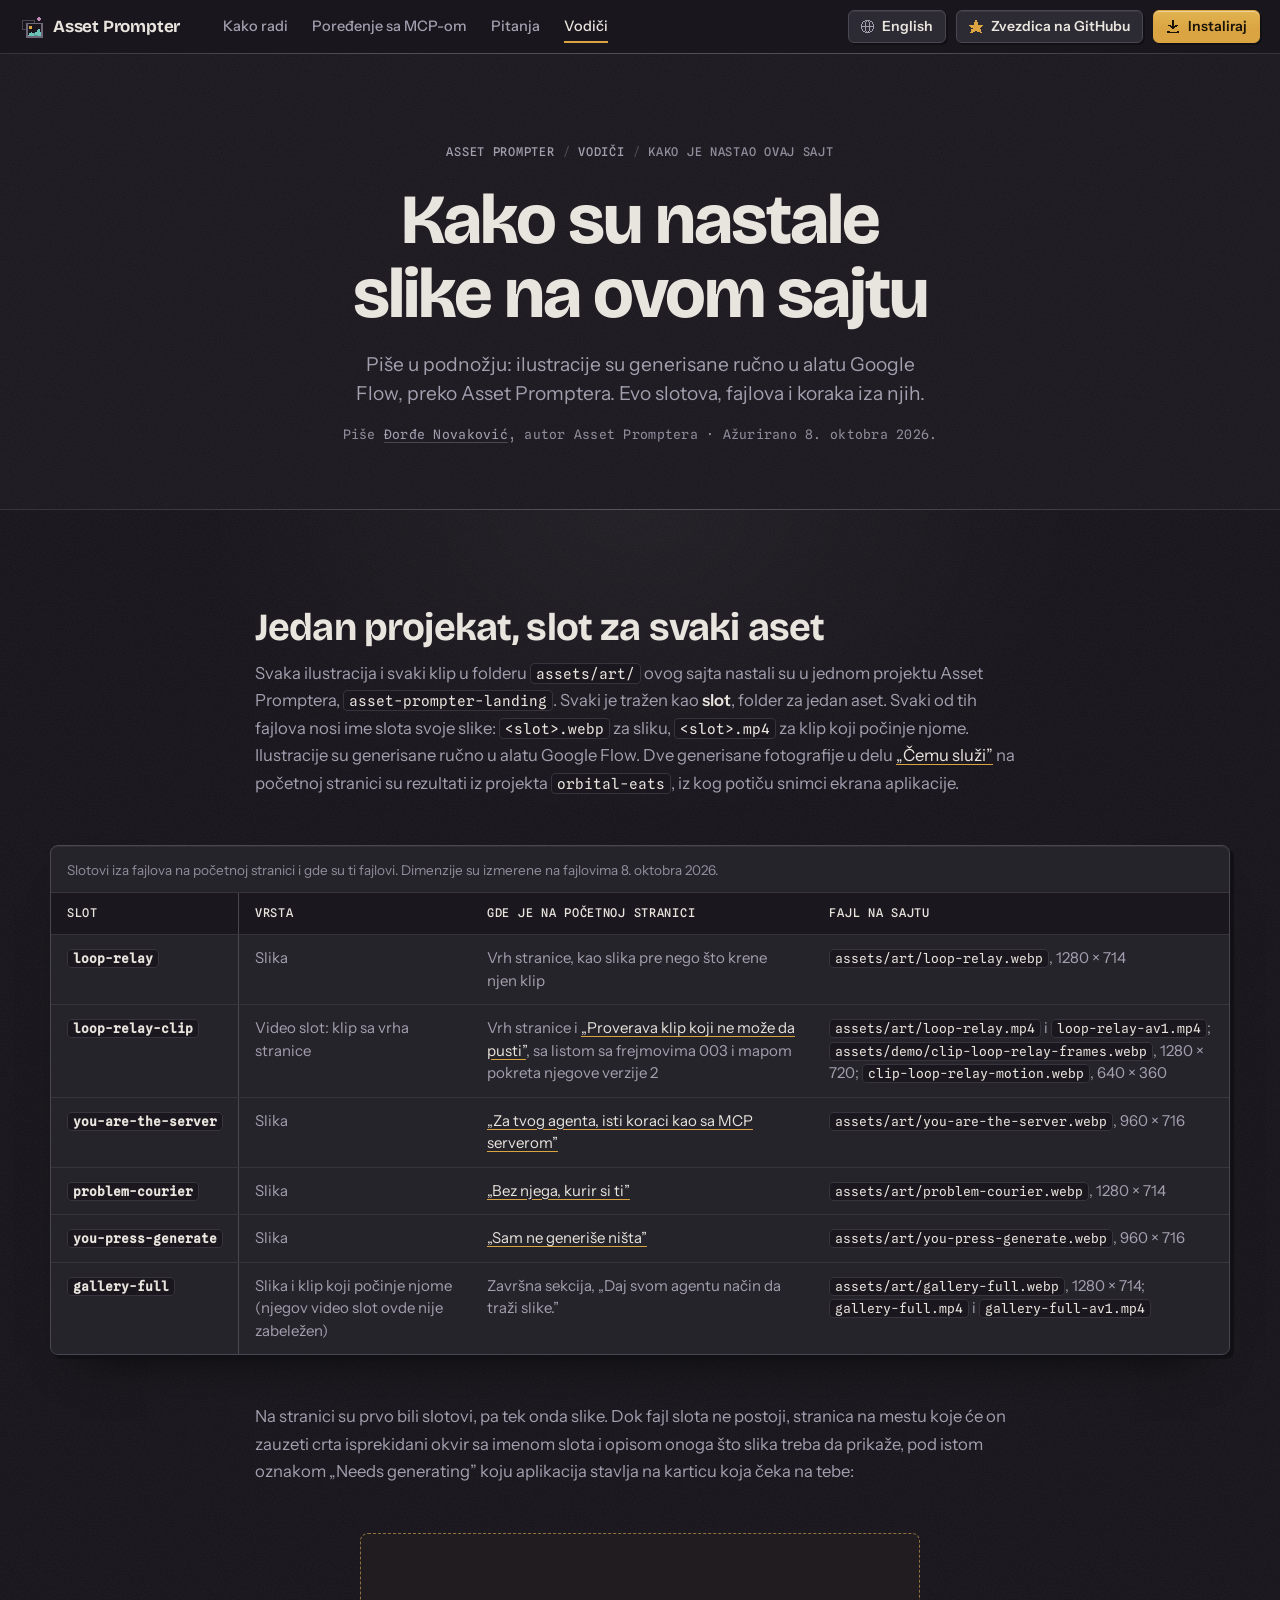
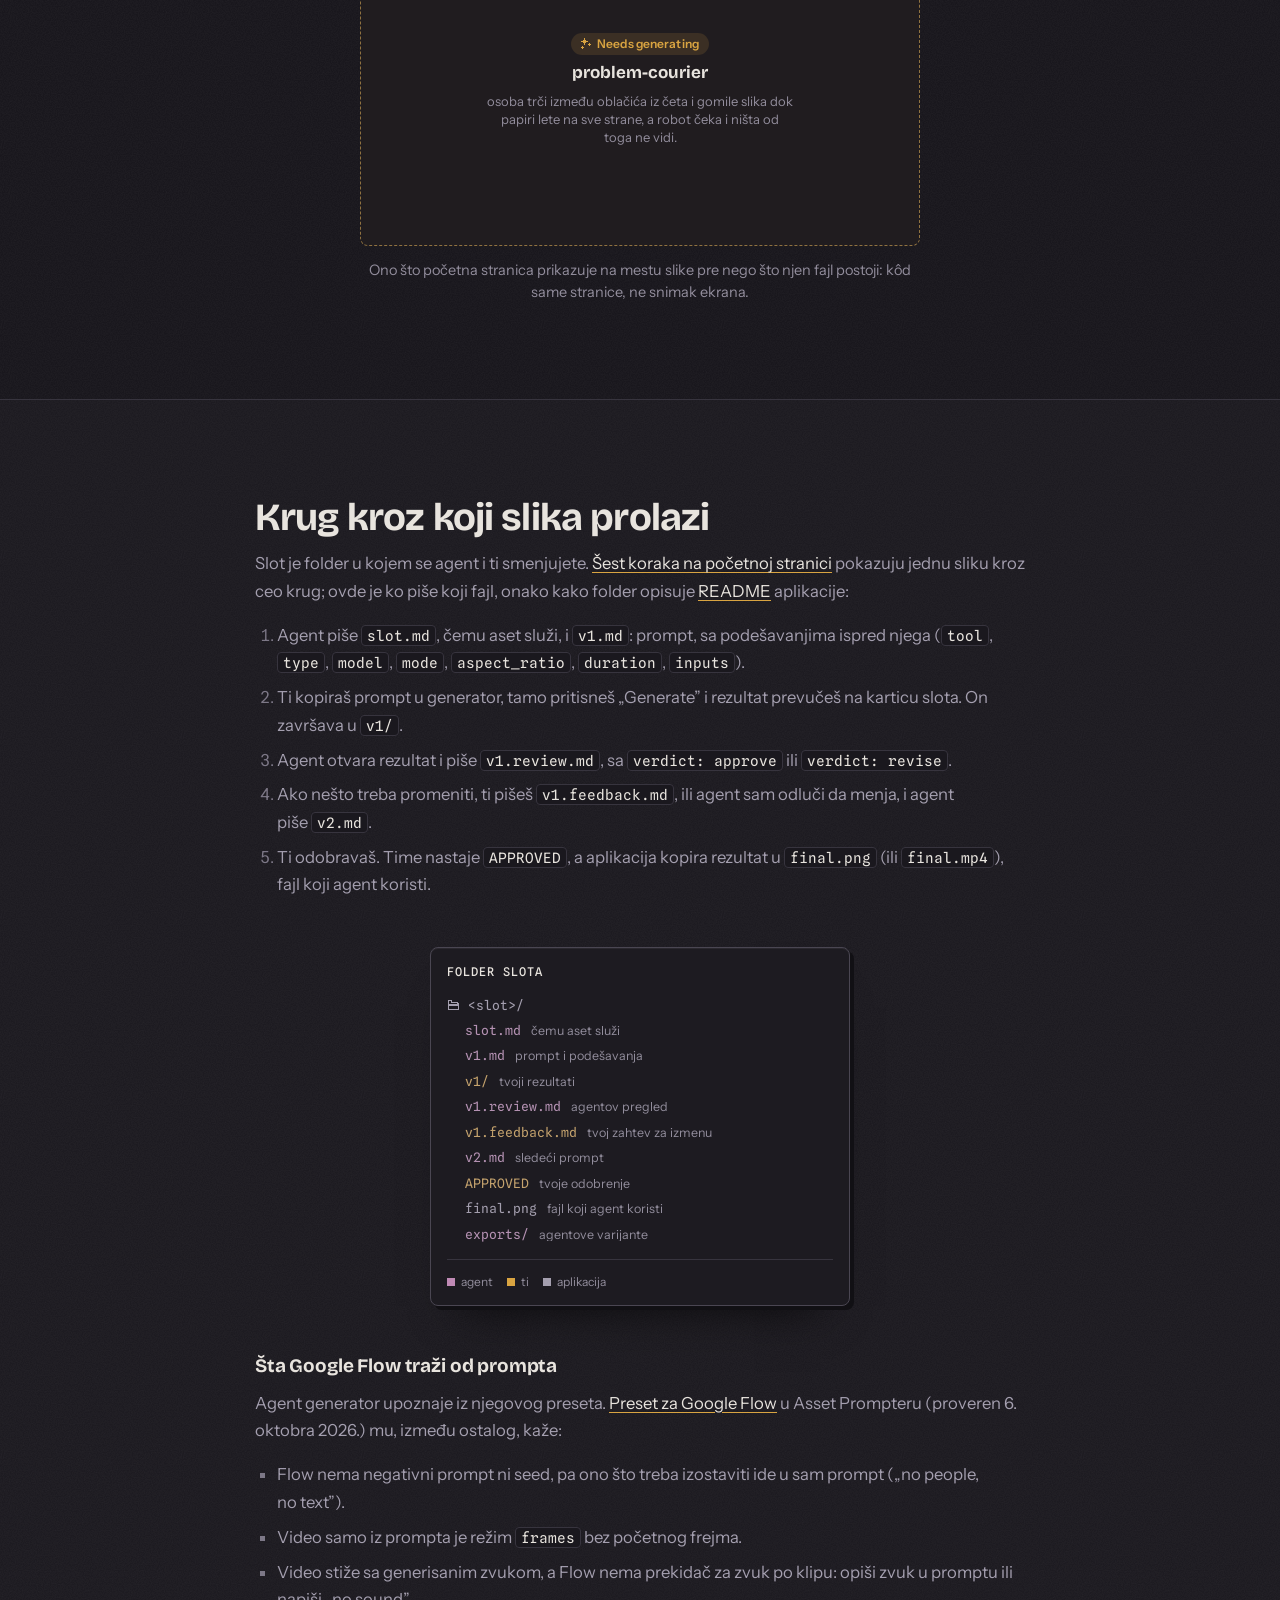
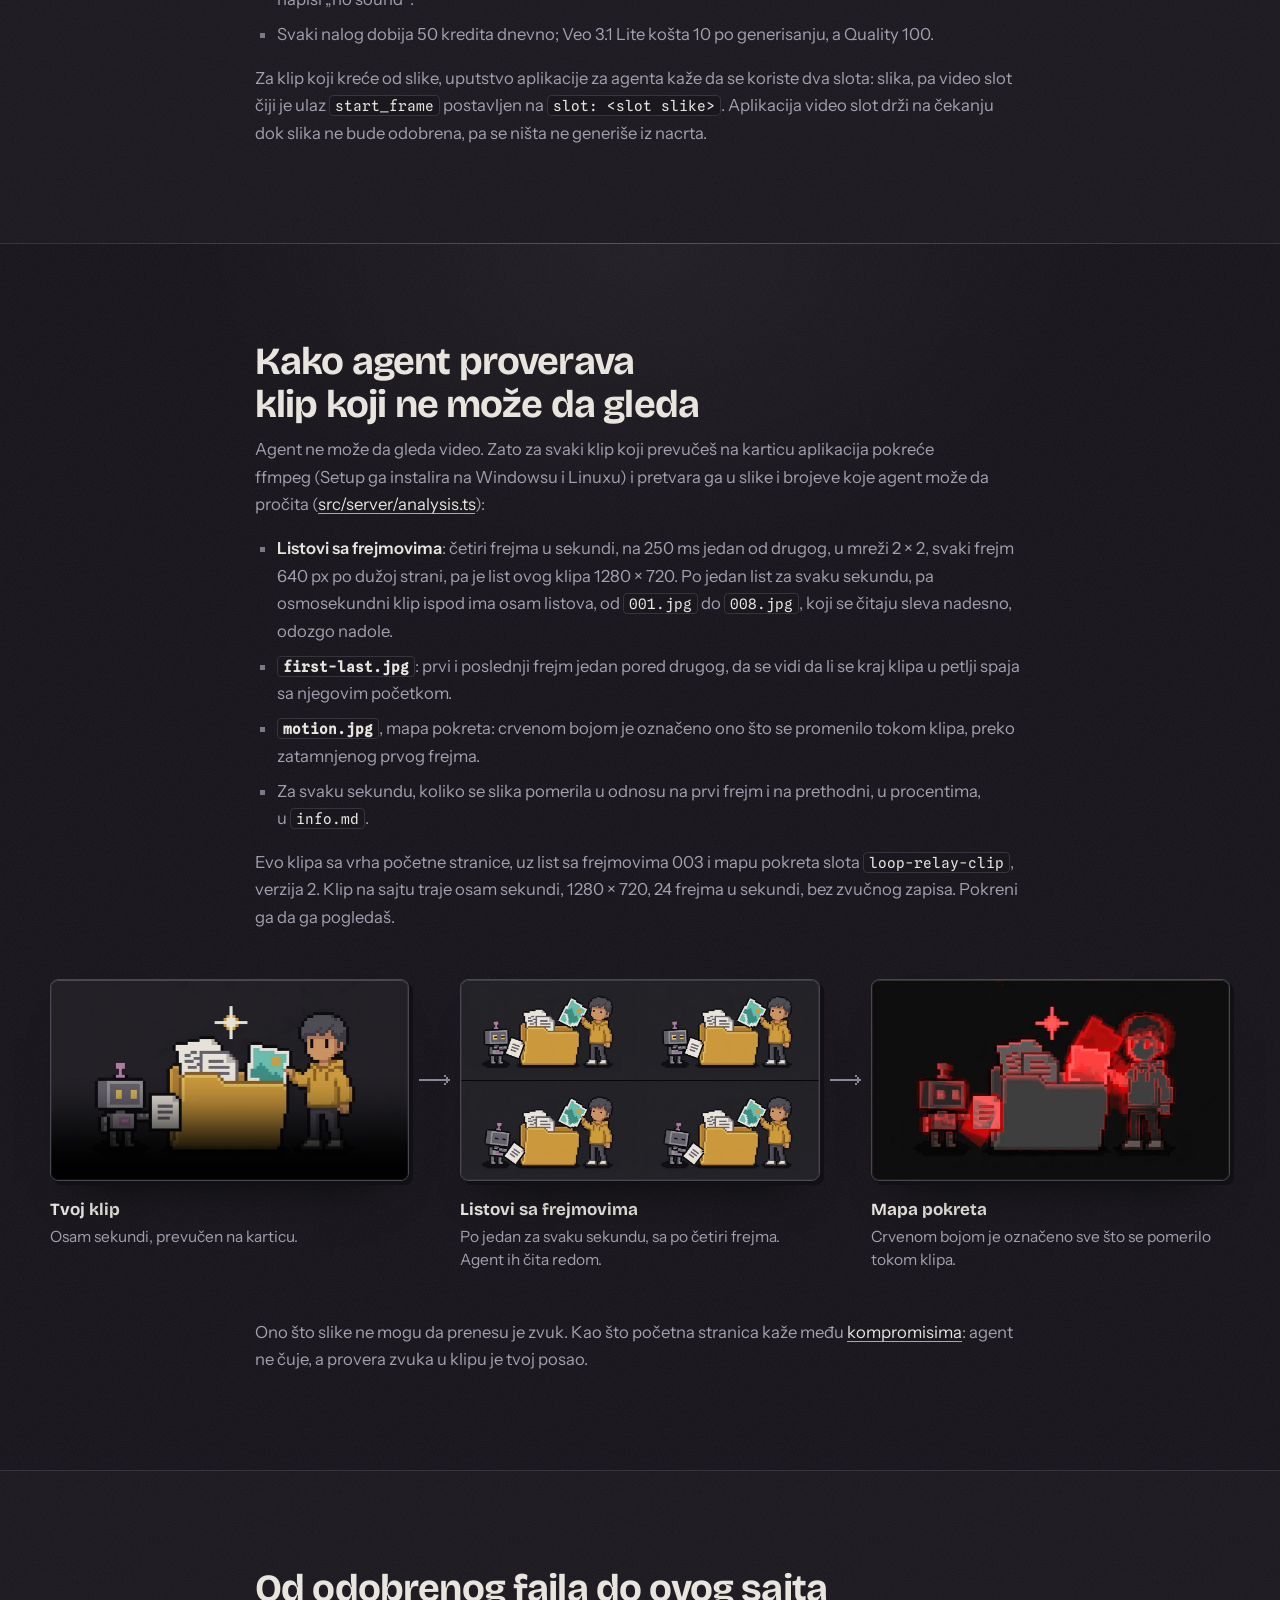
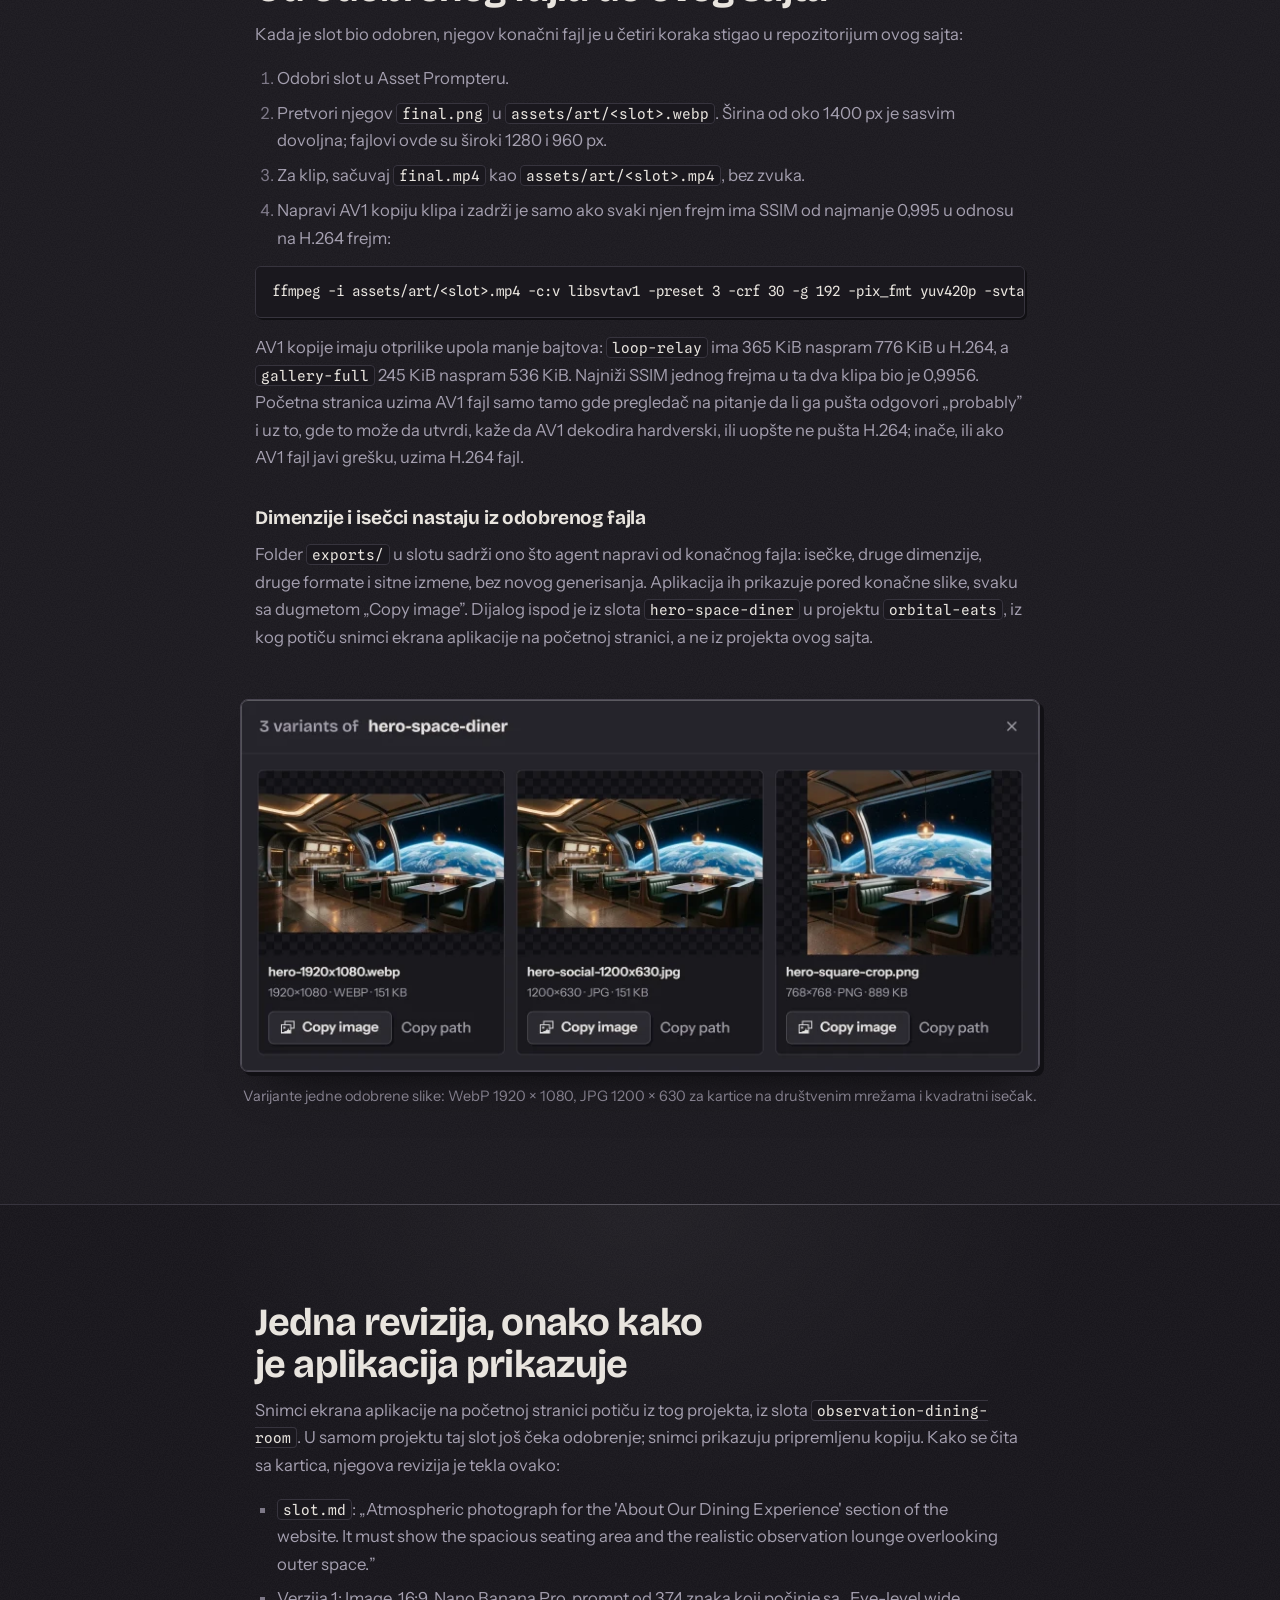
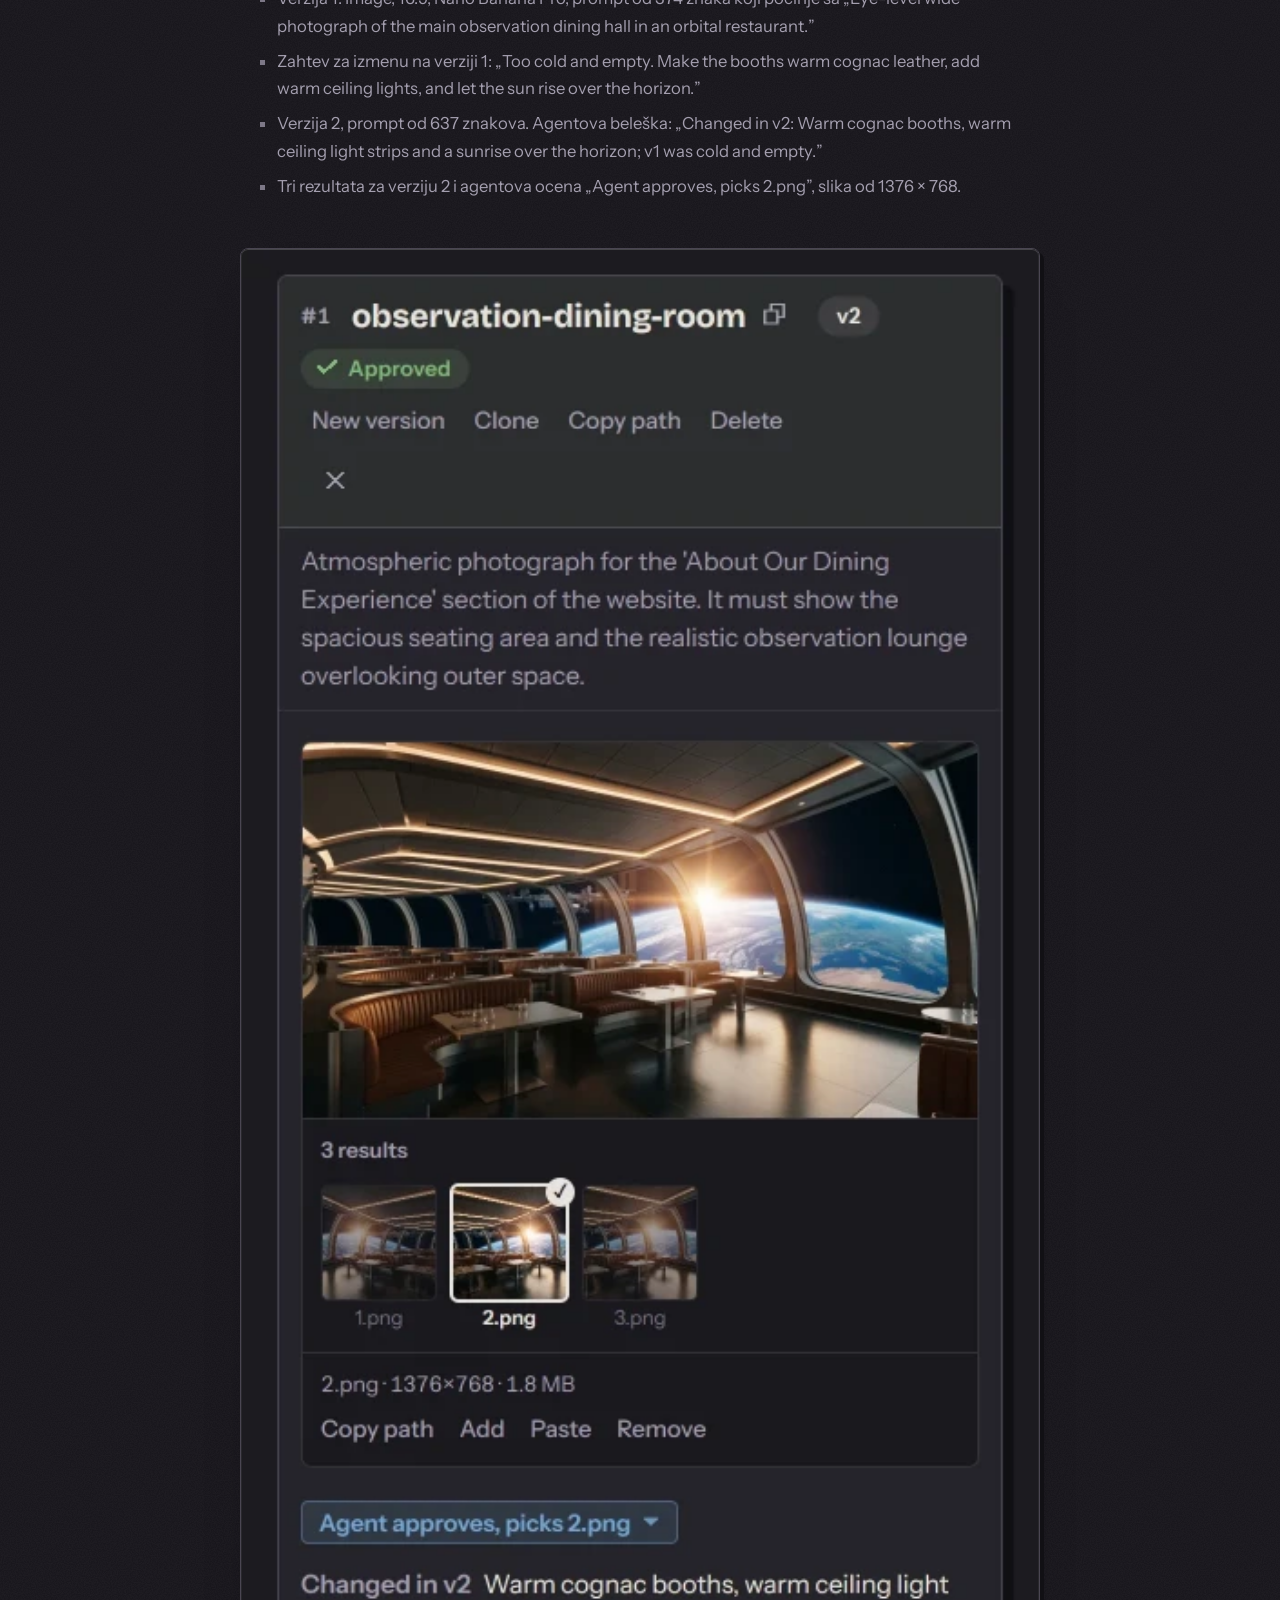
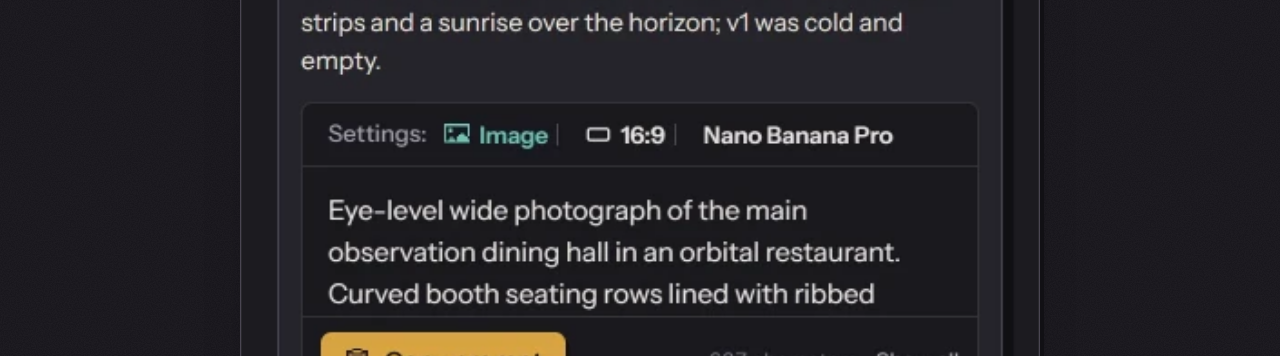
<file: sr/guides/how-this-site-was-made/index.html>
<!doctype html>
<!-- generated by tools/build-sr.mjs — do not edit: change guides/how-this-site-was-made/index.html, i18n.js or i18n-guides.js and run it again -->
<html lang="sr-Latn">
  <head>
    <meta charset="utf-8" />
    <meta name="viewport" content="width=device-width, initial-scale=1" />
    <title data-i18n="g.made.title">Kako su ilustracije sajta napravljene u alatu Google Flow</title>
    <meta name="description" data-i18n-content="g.made.description" content="Pravi fajlovi iza slika ovog sajta: slotovi Asset Promptera, ilustracije generisane u alatu Google Flow, listovi sa frejmovima i mapa pokreta klipa, izvoz." />
    <meta name="robots" content="index, follow, max-image-preview:large, max-snippet:-1, max-video-preview:-1" />
    <meta name="author" content="Đorđe Novaković" />
    <!-- A guide sits two folders down, so every address in it starts at the root, as in 404.html. Its Serbian copy,
         made by tools/build-sr.mjs, is the same path under /sr/; both name both in their hreflang links. -->
    <link rel="canonical" href="https://assetprompter.com/sr/guides/how-this-site-was-made/" />
    <link rel="alternate" hreflang="en" href="https://assetprompter.com/guides/how-this-site-was-made/" />
    <link rel="alternate" hreflang="sr" href="https://assetprompter.com/sr/guides/how-this-site-was-made/" />
    <link rel="alternate" hreflang="x-default" href="https://assetprompter.com/guides/how-this-site-was-made/" />
    <!-- The language. A reader who chose Serbian (with the language link of a guide, or the menu of the home page; both
         keep the choice in localStorage) and opens an English guide goes on to its Serbian copy, which the hreflang
         link above names, before anything is fetched or drawn; ?lang=en keeps English, as on the home page. A guide that
         has no Serbian copy yet has no such link, and stays. The guides load no other script. -->
    <script>
      (function () {
        var root = document.documentElement;
        var asked = (/[?&]lang=([a-z]+)/.exec(location.search) || [])[1];
        var saved = null;
        try {
          saved = localStorage.getItem("lang");
        } catch (e) {}
        var other = document.querySelector('link[rel="alternate"][hreflang="' + (root.lang === "en" ? "sr" : "en") + '"]');
        if (other) {
          var path = new URL(other.href).pathname;
          if (root.lang === "en" && (asked === "sr" || (saved === "sr" && asked !== "en"))) location.replace(path + location.hash);
          else if (root.lang !== "en" && asked === "en") location.replace(path + "?lang=en" + location.hash);
        }
        // The parts of the page, the same in both languages. A place is one of them and how far into it the window's
        // top is, since the other language's text runs to other heights (as main.js does on the home page).
        var parts = function () {
          return document.querySelectorAll("main > section, body > footer");
        };
        // Following a language link keeps that choice, as the menu of the home page does, and the reader's place. The
        // other page takes the place of this one in the history, so Back does not lead to a page the choice sends on.
        // With a modifier the link opens as any link does.
        document.addEventListener("click", function (event) {
          var link = event.target.closest && event.target.closest("a[data-lang]");
          if (!link || event.button || event.metaKey || event.ctrlKey || event.shiftKey || event.altKey) return;
          var lang = link.getAttribute("data-lang");
          var kept = false;
          try {
            localStorage.setItem("lang", lang);
            kept = localStorage.getItem("lang") === lang;
          } catch (e) {}
          try {
            var all = parts();
            for (var i = all.length - 1; i >= 0; i--) {
              var box = all[i].getBoundingClientRect();
              if (box.top <= 0 || i === 0) {
                sessionStorage.setItem("guide-place", JSON.stringify({ i: i, f: Math.max(0, Math.min(1, -box.top / box.height)), at: Date.now() }));
                break;
              }
            }
          } catch (e) {}
          event.preventDefault();
          // A Serbian choice that could not be replaced would send the English guide back to the Serbian one.
          location.replace(link.getAttribute("href") + (lang === "en" && !kept ? "?lang=en" : ""));
        });
        // The bar stays at the top, but the browser takes it as under the room scroll-padding-top keeps for it: focusing one
        // of its links from the keyboard would scroll the page half a window up. It stays where it was instead: scrolling
        // to it at once undoes an instant scroll and stops a smooth one, even when the page has not moved yet.
        var y = scrollY;
        addEventListener("scroll", function () {
          y = scrollY;
        }, { passive: true });
        document.addEventListener("focusin", function (event) {
          if (!event.target.closest || !event.target.closest(".bar")) return;
          // Only the keyboard's focus: a tap or a click does not scroll, and a flick still running is left alone.
          try {
            if (!event.target.matches(":focus-visible")) return;
          } catch (e) {}
          var at = y;
          var stay = function () {
            root.style.scrollBehavior = "auto";
            scrollTo(0, at);
            root.style.scrollBehavior = "";
          };
          stay();
          requestAnimationFrame(stay);
        });
        // Coming from the other language: start where the reader was. Once more when the fonts are in, if nothing has moved.
        var place = null;
        try {
          place = JSON.parse(sessionStorage.getItem("guide-place"));
          sessionStorage.removeItem("guide-place");
        } catch (e) {}
        if (place && Date.now() - place.at < 10000) {
          document.addEventListener("DOMContentLoaded", function () {
            var part = parts()[place.i];
            if (!part) return;
            var go = function () {
              // At once: the stylesheet's smooth scrolling would ease it.
              root.style.scrollBehavior = "auto";
              scrollTo(0, Math.round(part.getBoundingClientRect().top + scrollY + part.offsetHeight * place.f));
              root.style.scrollBehavior = "";
              return scrollY;
            };
            // Once the stylesheet is in (it holds the first paint, but not DOMContentLoaded).
            var css = document.querySelector('link[rel="stylesheet"]');
            var start = function () {
              var landed = go();
              if (document.fonts) {
                document.fonts.ready.then(function () {
                  if (scrollY === landed) go();
                });
              }
            };
            if (!css || css.sheet) start();
            else css.addEventListener("load", start);
          });
        }
      })();
    </script>
    <meta name="theme-color" content="#19171d" />
    <meta name="color-scheme" content="dark" />
    <meta name="format-detection" content="telephone=no" />
    <meta property="og:type" content="article" />
    <meta property="og:site_name" content="Asset Prompter" />
    <meta property="og:locale" data-i18n-content="og.locale" content="sr_RS" />
    <meta property="og:locale:alternate" data-i18n-content="og.locale.alt" content="en_US" />
    <meta property="og:title" data-i18n-content="g.made.title" content="Kako su ilustracije sajta napravljene u alatu Google Flow" />
    <meta property="og:description" data-i18n-content="g.made.description" content="Pravi fajlovi iza slika ovog sajta: slotovi Asset Promptera, ilustracije generisane u alatu Google Flow, listovi sa frejmovima i mapa pokreta klipa, izvoz." />
    <meta property="og:url" content="https://assetprompter.com/sr/guides/how-this-site-was-made/" />
    <meta property="og:image" data-i18n-content="og.image" content="https://assetprompter.com/assets/og-sr.jpg" />
    <meta property="og:image:type" content="image/jpeg" />
    <meta property="og:image:width" content="1200" />
    <meta property="og:image:height" content="630" />
    <meta property="og:image:alt" data-i18n-content="og.alt" content="Asset Prompter: tvoj agent piše prompt, ti praviš sliku. Robot i osoba sa dve strane zajedničkog foldera." />
    <meta property="article:published_time" content="2026-10-08" />
    <meta property="article:modified_time" content="2026-10-08" />
    <meta property="article:author" content="https://github.com/Djordje1998" />
    <meta name="twitter:card" content="summary_large_image" />
    <meta name="twitter:title" data-i18n-content="g.made.title" content="Kako su ilustracije sajta napravljene u alatu Google Flow" />
    <meta name="twitter:description" data-i18n-content="g.made.description" content="Pravi fajlovi iza slika ovog sajta: slotovi Asset Promptera, ilustracije generisane u alatu Google Flow, listovi sa frejmovima i mapa pokreta klipa, izvoz." />
    <meta name="twitter:image" data-i18n-content="og.image" content="https://assetprompter.com/assets/og-sr.jpg" />
    <meta name="twitter:image:alt" data-i18n-content="og.alt" content="Asset Prompter: tvoj agent piše prompt, ti praviš sliku. Robot i osoba sa dve strane zajedničkog foldera." />
    <link rel="icon" href="/favicon.ico" sizes="32x32" />
    <link rel="icon" type="image/svg+xml" href="/favicon.svg" />
    <link rel="icon" type="image/png" sizes="192x192" href="/icon-192.png" />
    <link rel="apple-touch-icon" href="/apple-touch-icon.png" />
    <link rel="manifest" href="/site.webmanifest" />
    <meta name="apple-mobile-web-app-title" content="Asset Prompter" />
    <link rel="preload" href="/assets/fonts/bricolage-grotesque-v9-latin.woff2" as="font" type="font/woff2" crossorigin />
    <link rel="preload" href="/assets/fonts/bricolage-grotesque-v9-sr.woff2" as="font" type="font/woff2" crossorigin />
    <link rel="preload" href="/assets/fonts/instrument-sans-v4-latin.woff2" as="font" type="font/woff2" crossorigin />
    <link rel="preload" href="/assets/fonts/instrument-sans-v4-sr.woff2" as="font" type="font/woff2" crossorigin />
    <link rel="stylesheet" href="/styles.css?v=w2-052" />
    <!-- What search engines and AI answers read about the guide. The page's name and description are the title and
         the description above, the article's headline is the h1, the breadcrumb's names are those above the h1. The
         site, the app and the author are described on the home page (the same @id); the author is repeated in short. -->
    <script type="application/ld+json">
      {
        "@context": "https://schema.org",
        "@graph": [
          {
            "@type": "WebPage",
            "@id": "https://assetprompter.com/sr/guides/how-this-site-was-made/#webpage",
            "url": "https://assetprompter.com/sr/guides/how-this-site-was-made/",
            "name": "Kako su ilustracije sajta napravljene u alatu Google Flow",
            "description": "Pravi fajlovi iza slika ovog sajta: slotovi Asset Promptera, ilustracije generisane u alatu Google Flow, listovi sa frejmovima i mapa pokreta klipa, izvoz.",
            "inLanguage": "sr-Latn",
            "isPartOf": {
              "@id": "https://assetprompter.com/#website"
            },
            "about": {
              "@id": "https://assetprompter.com/#app"
            },
            "breadcrumb": {
              "@id": "https://assetprompter.com/sr/guides/how-this-site-was-made/#breadcrumb"
            },
            "primaryImageOfPage": {
              "@type": "ImageObject",
              "url": "https://assetprompter.com/assets/art/loop-relay.webp",
              "width": 1280,
              "height": 714
            },
            "datePublished": "2026-10-08",
            "dateModified": "2026-10-08"
          },
          {
            "@type": "Article",
            "@id": "https://assetprompter.com/sr/guides/how-this-site-was-made/#article",
            "headline": "Kako su nastale slike na ovom sajtu",
            "description": "Pravi fajlovi iza slika ovog sajta: slotovi Asset Promptera, ilustracije generisane u alatu Google Flow, listovi sa frejmovima i mapa pokreta klipa, izvoz.",
            "inLanguage": "sr-Latn",
            "mainEntityOfPage": {
              "@id": "https://assetprompter.com/sr/guides/how-this-site-was-made/#webpage"
            },
            "isPartOf": {
              "@id": "https://assetprompter.com/#website"
            },
            "author": {
              "@id": "https://assetprompter.com/#author"
            },
            "publisher": {
              "@id": "https://assetprompter.com/#author"
            },
            "about": {
              "@id": "https://assetprompter.com/#app"
            },
            "image": [
              "https://assetprompter.com/assets/art/loop-relay.webp",
              "https://assetprompter.com/assets/og-sr.jpg"
            ],
            "datePublished": "2026-10-08",
            "dateModified": "2026-10-08",
            "mentions": [
              {
                "@type": "Thing",
                "name": "Google Flow",
                "sameAs": "https://www.wikidata.org/wiki/Q140560557"
              },
              {
                "@type": "Thing",
                "name": "FFmpeg"
              }
            ]
          },
          {
            "@type": "BreadcrumbList",
            "@id": "https://assetprompter.com/sr/guides/how-this-site-was-made/#breadcrumb",
            "itemListElement": [
              {
                "@type": "ListItem",
                "position": 1,
                "name": "Asset Prompter",
                "item": "https://assetprompter.com/sr/"
              },
              {
                "@type": "ListItem",
                "position": 2,
                "name": "Vodiči",
                "item": "https://assetprompter.com/sr/guides/"
              },
              {
                "@type": "ListItem",
                "position": 3,
                "name": "Kako je nastao ovaj sajt"
              }
            ]
          },
          {
            "@type": "Person",
            "@id": "https://assetprompter.com/#author",
            "name": "Đorđe Novaković",
            "url": "https://github.com/Djordje1998",
            "sameAs": [
              "https://github.com/Djordje1998",
              "https://www.linkedin.com/in/dj-nov"
            ]
          }
        ]
      }
    </script>
  </head>
  <body>
    <svg xmlns="http://www.w3.org/2000/svg" class="sprite" aria-hidden="true">
      <symbol id="logo" viewBox="0 0 16 16"><rect x="12" y="1" width="1" height="1" fill="#c08ab5"/><rect x="11" y="2" width="3" height="1" fill="#c08ab5"/><rect x="1" y="3" width="9" height="1" fill="#4a4652"/><rect x="12" y="3" width="1" height="1" fill="#c08ab5"/><rect x="1" y="4" width="1" height="1" fill="#4a4652"/><rect x="9" y="4" width="1" height="1" fill="#4a4652"/><rect x="1" y="5" width="1" height="1" fill="#4a4652"/><rect x="4" y="5" width="11" height="1" fill="#6e6878"/><rect x="1" y="6" width="1" height="1" fill="#4a4652"/><rect x="4" y="6" width="1" height="1" fill="#6e6878"/><rect x="14" y="6" width="1" height="1" fill="#6e6878"/><rect x="1" y="7" width="1" height="1" fill="#4a4652"/><rect x="4" y="7" width="1" height="1" fill="#6e6878"/><rect x="6" y="7" width="2" height="1" fill="#d9a441"/><rect x="14" y="7" width="1" height="1" fill="#6e6878"/><rect x="1" y="8" width="1" height="1" fill="#4a4652"/><rect x="4" y="8" width="1" height="1" fill="#6e6878"/><rect x="6" y="8" width="2" height="1" fill="#d9a441"/><rect x="14" y="8" width="1" height="1" fill="#6e6878"/><rect x="1" y="9" width="3" height="1" fill="#4a4652"/><rect x="4" y="9" width="1" height="1" fill="#6e6878"/><rect x="12" y="9" width="1" height="1" fill="#6cc4b8"/><rect x="14" y="9" width="1" height="1" fill="#6e6878"/><rect x="4" y="10" width="1" height="1" fill="#6e6878"/><rect x="11" y="10" width="2" height="1" fill="#6cc4b8"/><rect x="14" y="10" width="1" height="1" fill="#6e6878"/><rect x="4" y="11" width="1" height="1" fill="#6e6878"/><rect x="7" y="11" width="1" height="1" fill="#6cc4b8"/><rect x="10" y="11" width="4" height="1" fill="#6cc4b8"/><rect x="14" y="11" width="1" height="1" fill="#6e6878"/><rect x="4" y="12" width="1" height="1" fill="#6e6878"/><rect x="6" y="12" width="3" height="1" fill="#6cc4b8"/><rect x="9" y="12" width="1" height="1" fill="#4f9e94"/><rect x="10" y="12" width="4" height="1" fill="#6cc4b8"/><rect x="14" y="12" width="1" height="1" fill="#6e6878"/><rect x="4" y="13" width="1" height="1" fill="#6e6878"/><rect x="5" y="13" width="4" height="1" fill="#6cc4b8"/><rect x="9" y="13" width="3" height="1" fill="#4f9e94"/><rect x="12" y="13" width="2" height="1" fill="#6cc4b8"/><rect x="14" y="13" width="1" height="1" fill="#6e6878"/><rect x="4" y="14" width="11" height="1" fill="#6e6878"/></symbol>
      <symbol id="i-star" viewBox="0 0 12 12"><path d="M5 0h2v1h-2zM5 1h2v1h-2zM4 2h4v1h-4zM4 3h4v1h-4zM0 4h12v1h-12zM1 5h10v1h-10zM2 6h8v1h-8zM3 7h6v1h-6zM2 8h8v1h-8zM2 9h3v1h-3zM7 9h3v1h-3zM1 10h2v1h-2zM9 10h2v1h-2z"/></symbol>
      <symbol id="i-download" viewBox="0 0 12 12"><path d="M5 0h2v1h-2zM5 1h2v1h-2zM5 2h2v1h-2zM5 3h2v1h-2zM2 4h2v1h-2zM5 4h2v1h-2zM8 4h2v1h-2zM3 5h6v1h-6zM4 6h4v1h-4zM5 7h2v1h-2zM1 9h2v1h-2zM9 9h2v1h-2zM1 10h10v1h-10z"/></symbol>
      <symbol id="i-globe" viewBox="0 0 12 12"><path d="M3 0h5v1h-5zM2 1h1v1h-1zM4 1h1v1h-1zM6 1h1v1h-1zM8 1h1v1h-1zM1 2h1v1h-1zM3 2h1v1h-1zM7 2h1v1h-1zM9 2h1v1h-1zM0 3h1v1h-1zM3 3h1v1h-1zM7 3h1v1h-1zM10 3h1v1h-1zM0 4h1v1h-1zM3 4h1v1h-1zM7 4h1v1h-1zM10 4h1v1h-1zM0 5h11v1h-11zM0 6h1v1h-1zM3 6h1v1h-1zM7 6h1v1h-1zM10 6h1v1h-1zM0 7h1v1h-1zM3 7h1v1h-1zM7 7h1v1h-1zM10 7h1v1h-1zM1 8h1v1h-1zM3 8h1v1h-1zM7 8h1v1h-1zM9 8h1v1h-1zM2 9h1v1h-1zM4 9h1v1h-1zM6 9h1v1h-1zM8 9h1v1h-1zM3 10h5v1h-5z"/></symbol>
      <symbol id="i-spark" viewBox="0 0 12 12"><path d="M5 0h1v1h-1zM5 1h1v1h-1zM4 2h3v1h-3zM2 3h7v1h-7zM4 4h3v1h-3zM5 5h1v1h-1zM10 5h1v1h-1zM5 6h1v1h-1zM9 6h3v1h-3zM10 7h1v1h-1zM3 8h1v1h-1zM2 9h3v1h-3zM3 10h1v1h-1z"/></symbol>
      <symbol id="i-check" viewBox="0 0 12 12"><path d="M10 1h2v1h-2zM9 2h3v1h-3zM8 3h3v1h-3zM1 4h2v1h-2zM7 4h3v1h-3zM1 5h3v1h-3zM6 5h3v1h-3zM2 6h5v1h-5zM3 7h3v1h-3zM4 8h1v1h-1z"/></symbol>
      <symbol id="i-info" viewBox="0 0 12 12"><path d="M3 0h6v1h-6zM2 1h1v1h-1zM9 1h1v1h-1zM1 2h1v1h-1zM5 2h2v1h-2zM10 2h1v1h-1zM1 3h1v1h-1zM10 3h1v1h-1zM1 4h1v1h-1zM5 4h2v1h-2zM10 4h1v1h-1zM1 5h1v1h-1zM5 5h2v1h-2zM10 5h1v1h-1zM1 6h1v1h-1zM5 6h2v1h-2zM10 6h1v1h-1zM1 7h1v1h-1zM5 7h2v1h-2zM10 7h1v1h-1zM2 8h1v1h-1zM9 8h1v1h-1zM3 9h6v1h-6z"/></symbol>
      <symbol id="i-folder" viewBox="0 0 12 12"><path d="M1 1h4v1h-4zM1 2h1v1h-1zM4 2h1v1h-1zM1 3h1v1h-1zM4 3h6v1h-6zM1 4h1v1h-1zM9 4h2v1h-2zM1 5h10v1h-10zM1 6h1v1h-1zM10 6h1v1h-1zM1 7h1v1h-1zM10 7h1v1h-1zM1 8h1v1h-1zM10 8h1v1h-1zM1 9h10v1h-10z"/></symbol>
    </svg>

    <a class="skip" href="#main" data-i18n="skip">Preskoči na sadržaj</a>

    <header class="bar">
      <a class="brand" href="/sr/">
        <svg class="logo" width="24" height="24" aria-hidden="true"><use href="#logo" /></svg>
        Asset Prompter
      </a>
      <!-- The home page's sections, and the guides. -->
      <nav class="bar-links" aria-label="Sajt" data-i18n-aria-label="g.nav.label">
        <a href="/sr/#loop" data-i18n="nav.loop">Kako radi</a>
        <a href="/sr/#mcp" data-i18n="nav.mcp">Poređenje sa MCP-om</a>
        <a href="/sr/#questions" data-i18n="nav.questions">Pitanja</a>
        <a href="/sr/guides/" aria-current="true" data-i18n="foot.guides">Vodiči</a>
      </nav>
      <div class="bar-right">
        <!-- The language: a plain link to this page in the other language, drawn like the home page's language button, which works
             without a script. It names the language it leads to, as a word where the bar has room and as its code after the globe on a phone. The script at the top keeps the choice and the reader's place. -->
        <a class="btn lang-btn" href="/guides/how-this-site-was-made/" hreflang="en" lang="en" data-lang="en" aria-label="English, EN: this page in English">
          <svg class="icon" width="14" height="14" aria-hidden="true"><use href="#i-globe" /></svg>
          <span class="lang-name">English</span>
          <span class="lang-code">EN</span>
        </a>
        <a class="btn bar-github" href="https://github.com/Djordje1998/asset-prompter" target="_blank" rel="noopener" aria-label="Zvezdica na GitHubu: Asset Prompter" data-i18n-aria-label="star.label">
          <svg class="icon" width="14" height="14" aria-hidden="true"><use href="#i-star" /></svg>
          <span class="bar-github-text" data-i18n="star">Zvezdica<span class="bar-github-on"> na GitHubu</span></span>
        </a>
        <a class="btn btn-primary" href="/sr/#install" data-i18n-text="install">
          <svg class="icon" width="14" height="14" aria-hidden="true"><use href="#i-download" /></svg>
          Instaliraj
        </a>
      </div>
    </header>

    <main id="main">
      <section class="section guide-top">
        <div class="wrap">
          <nav class="crumbs" aria-label="Putanja" data-i18n-aria-label="g.crumbs.label">
            <ol>
              <li><a href="/sr/" data-i18n="g.crumbs.home">Asset Prompter</a></li>
              <li><a href="/sr/guides/" data-i18n="foot.guides">Vodiči</a></li>
              <li aria-current="page" data-i18n="g.made.crumb">Kako je nastao ovaj sajt</li>
            </ol>
          </nav>
          <div class="head">
            <h1 data-i18n="g.made.h1">Kako su nastale slike na ovom sajtu</h1>
            <p class="lead" data-i18n="g.made.lead">Piše u podnožju: ilustracije su generisane ručno u alatu Google Flow, preko Asset Promptera. Evo slotova, fajlova i koraka iza njih.</p>
            <p class="guide-meta" data-i18n="g.byline">Piše <a href="https://github.com/Djordje1998" target="_blank" rel="noopener author">Đorđe Novaković</a>, autor Asset Promptera · Ažurirano <time datetime="2026-10-08">8. oktobra 2026.</time></p>
          </div>
        </div>
      </section>

      <section class="section band guide-sec" aria-labelledby="slots">
        <div class="wrap">
          <div class="prose">
            <h2 id="slots" data-i18n="g.made.1.h">Jedan projekat, slot za svaki aset</h2>
            <p data-i18n="g.made.1.p1">Svaka ilustracija i svaki klip u folderu <code>assets/art/</code> ovog sajta nastali su u jednom projektu Asset Promptera, <code>asset-prompter-landing</code>. Svaki je tražen kao <strong>slot</strong>, folder za jedan aset. Svaki od tih fajlova nosi ime slota svoje slike: <code>&lt;slot&gt;.webp</code> za sliku, <code>&lt;slot&gt;.mp4</code> za klip koji počinje njome. Ilustracije su generisane ručno u alatu Google Flow. Dve generisane fotografije u delu <a href="/sr/#uses">„Čemu služi”</a> na početnoj stranici su rezultati iz projekta <code>orbital-eats</code>, iz kog potiču snimci ekrana aplikacije.</p>
          </div>
          <section class="table-wrap guide-wide" aria-labelledby="slots-caption" tabindex="0">
            <table class="guide-table">
              <caption id="slots-caption"><span data-i18n="g.made.t.caption">Slotovi iza fajlova na početnoj stranici i gde su ti fajlovi. Dimenzije su izmerene na fajlovima 8. oktobra 2026.</span></caption>
              <thead>
                <tr>
                  <th scope="col" data-i18n="g.made.t.slot">Slot</th>
                  <th scope="col" data-i18n="g.made.t.kind">Vrsta</th>
                  <th scope="col" data-i18n="g.made.t.where">Gde je na početnoj stranici</th>
                  <th scope="col" data-i18n="g.made.t.file">Fajl na sajtu</th>
                </tr>
              </thead>
              <tbody>
                <tr>
                  <th scope="row"><code>loop-relay</code></th>
                  <td data-i18n="g.made.t.1.kind">Slika</td>
                  <td data-i18n="g.made.t.1.where">Vrh stranice, kao slika pre nego što krene njen klip</td>
                  <td><code>assets/art/loop-relay.webp</code>, 1280 × 714</td>
                </tr>
                <tr>
                  <th scope="row"><code>loop-relay-clip</code></th>
                  <td data-i18n="g.made.t.2.kind">Video slot: klip sa vrha stranice</td>
                  <td data-i18n="g.made.t.2.where">Vrh stranice i <a href="/sr/#agent">„Proverava klip koji ne može da pusti”</a>, sa listom sa frejmovima 003 i mapom pokreta njegove verzije 2</td>
                  <td data-i18n="g.made.t.2.file"><code>assets/art/loop-relay.mp4</code> i <code>loop-relay-av1.mp4</code>; <code>assets/demo/clip-loop-relay-frames.webp</code>, 1280 × 720; <code>clip-loop-relay-motion.webp</code>, 640 × 360</td>
                </tr>
                <tr>
                  <th scope="row"><code>you-are-the-server</code></th>
                  <td data-i18n="g.made.t.3.kind">Slika</td>
                  <td data-i18n="g.made.t.3.where"><a href="/sr/#mcp">„Za tvog agenta, isti koraci kao sa MCP serverom”</a></td>
                  <td><code>assets/art/you-are-the-server.webp</code>, 960 × 716</td>
                </tr>
                <tr>
                  <th scope="row"><code>problem-courier</code></th>
                  <td data-i18n="g.made.t.4.kind">Slika</td>
                  <td data-i18n="g.made.t.4.where"><a href="/sr/#why">„Bez njega, kurir si ti”</a></td>
                  <td><code>assets/art/problem-courier.webp</code>, 1280 × 714</td>
                </tr>
                <tr>
                  <th scope="row"><code>you-press-generate</code></th>
                  <td data-i18n="g.made.t.5.kind">Slika</td>
                  <td data-i18n="g.made.t.5.where"><a href="/sr/#tradeoffs">„Sam ne generiše ništa”</a></td>
                  <td><code>assets/art/you-press-generate.webp</code>, 960 × 716</td>
                </tr>
                <tr>
                  <th scope="row"><code>gallery-full</code></th>
                  <td data-i18n="g.made.t.6.kind">Slika i klip koji počinje njome (njegov video slot ovde nije zabeležen)</td>
                  <td data-i18n="g.made.t.6.where">Završna sekcija, „Daj svom agentu način da traži slike.”</td>
                  <td data-i18n="g.made.t.6.file"><code>assets/art/gallery-full.webp</code>, 1280 × 714; <code>gallery-full.mp4</code> i <code>gallery-full-av1.mp4</code></td>
                </tr>
              </tbody>
            </table>
          </section>
          <div class="prose">
            <p data-i18n="g.made.1.p2">Na stranici su prvo bili slotovi, pa tek onda slike. Dok fajl slota ne postoji, stranica na mestu koje će on zauzeti crta isprekidani okvir sa imenom slota i opisom onoga što slika treba da prikaže, pod istom oznakom „Needs generating” koju aplikacija stavlja na karticu koja čeka na tebe:</p>
          </div>
          <figure class="guide-wide guide-fig is-small">
            <div class="art is-missing">
              <span class="tag t-generate" lang="en"><svg class="icon" width="12" height="12" aria-hidden="true"><use href="#i-spark" /></svg>Needs generating</span>
              <span class="art-slot">problem-courier</span>
              <span class="art-hint" data-i18n="g.made.missing.hint">osoba trči između oblačića iz četa i gomile slika dok papiri lete na sve strane, a robot čeka i ništa od toga ne vidi.</span>
            </div>
            <figcaption data-i18n="g.made.missing.caption">Ono što početna stranica prikazuje na mestu slike pre nego što njen fajl postoji: kôd same stranice, ne snimak ekrana.</figcaption>
          </figure>
        </div>
      </section>

      <section class="section guide-sec" aria-labelledby="loop">
        <div class="wrap">
          <div class="prose">
            <h2 id="loop" data-i18n="g.made.2.h">Krug kroz koji slika prolazi</h2>
            <p data-i18n="g.made.2.p1">Slot je folder u kojem se agent i ti smenjujete. <a href="/sr/#loop">Šest koraka na početnoj stranici</a> pokazuju jednu sliku kroz ceo krug; ovde je ko piše koji fajl, onako kako folder opisuje <a href="https://github.com/Djordje1998/asset-prompter/blob/master/README.md#the-folder" target="_blank" rel="noopener">README</a> aplikacije:</p>
            <ol data-i18n="g.made.2.list"><li>Agent piše <code>slot.md</code>, čemu aset služi, i <code>v1.md</code>: prompt, sa podešavanjima ispred njega (<code>tool</code>, <code>type</code>, <code>model</code>, <code>mode</code>, <code>aspect_ratio</code>, <code>duration</code>, <code>inputs</code>).</li>
              <li>Ti kopiraš prompt u generator, tamo pritisneš „Generate” i rezultat prevučeš na karticu slota. On završava u <code>v1/</code>.</li>
              <li>Agent otvara rezultat i piše <code>v1.review.md</code>, sa <code>verdict: approve</code> ili <code>verdict: revise</code>.</li>
              <li>Ako nešto treba promeniti, ti pišeš <code>v1.feedback.md</code>, ili agent sam odluči da menja, i agent piše <code>v2.md</code>.</li>
              <li>Ti odobravaš. Time nastaje <code>APPROVED</code>, a aplikacija kopira rezultat u <code>final.png</code> (ili <code>final.mp4</code>), fajl koji agent koristi.</li></ol>
          </div>
          <div class="guide-wide guide-tree">
            <div class="rail-box">
              <p class="pane-label" data-i18n="rail.label">Folder slota</p>
              <ul class="tree">
                <li class="tree-root">
                  <svg class="icon" width="13" height="13" aria-hidden="true"><use href="#i-folder" /></svg><span class="f-name">&lt;slot&gt;/</span>
                </li>
                <li data-by="agent"><span class="f-name">slot.md</span><span class="f-note" data-i18n="g.made.tree.slot">čemu aset služi</span></li>
                <li data-by="agent"><span class="f-name">v1.md</span><span class="f-note" data-i18n="file.prompt">prompt i podešavanja</span></li>
                <li data-by="you"><span class="f-name">v1/</span><span class="f-note" data-i18n="g.made.tree.results">tvoji rezultati</span></li>
                <li data-by="agent"><span class="f-name">v1.review.md</span><span class="f-note" data-i18n="g.made.tree.review">agentov pregled</span></li>
                <li data-by="you"><span class="f-name">v1.feedback.md</span><span class="f-note" data-i18n="file.feedback">tvoj zahtev za izmenu</span></li>
                <li data-by="agent"><span class="f-name">v2.md</span><span class="f-note" data-i18n="file.next">sledeći prompt</span></li>
                <li data-by="you"><span class="f-name">APPROVED</span><span class="f-note" data-i18n="file.approved">tvoje odobrenje</span></li>
                <li data-by="app"><span class="f-name">final.png</span><span class="f-note" data-i18n="file.final">fajl koji agent koristi</span></li>
                <li data-by="agent"><span class="f-name">exports/</span><span class="f-note" data-i18n="g.made.tree.exports">agentove varijante</span></li>
              </ul>
              <p class="tree-key">
                <span class="key by-agent" data-i18n="key.agent">agent</span>
                <span class="key by-you" data-i18n="key.you">ti</span>
                <span class="key by-app" data-i18n="key.app">aplikacija</span>
              </p>
            </div>
          </div>
          <div class="prose">
            <h3 data-i18n="g.made.2.flow.h">Šta Google Flow traži od prompta</h3>
            <p data-i18n="g.made.2.flow.p">Agent generator upoznaje iz njegovog preseta. <a href="https://github.com/Djordje1998/asset-prompter/blob/master/presets/google-flow.md" target="_blank" rel="noopener">Preset za Google Flow</a> u Asset Prompteru (proveren 6. oktobra 2026.) mu, između ostalog, kaže:</p>
            <ul data-i18n="g.made.2.flow.list"><li>Flow nema negativni prompt ni seed, pa ono što treba izostaviti ide u sam prompt (<span lang="en">„no people, no text”</span>).</li>
              <li>Video samo iz prompta je režim <code>frames</code> bez početnog frejma.</li>
              <li>Video stiže sa generisanim zvukom, a Flow nema prekidač za zvuk po klipu: opiši zvuk u promptu ili napiši <span lang="en">„no sound”</span>.</li>
              <li>Svaki nalog dobija 50 kredita dnevno; Veo 3.1 Lite košta 10 po generisanju, a Quality 100.</li></ul>
            <p data-i18n="g.made.2.p2">Za klip koji kreće od slike, uputstvo aplikacije za agenta kaže da se koriste dva slota: slika, pa video slot čiji je ulaz <code>start_frame</code> postavljen na <code>slot: &lt;slot slike&gt;</code>. Aplikacija video slot drži na čekanju dok slika ne bude odobrena, pa se ništa ne generiše iz nacrta.</p>
          </div>
        </div>
      </section>

      <section class="section band guide-sec" aria-labelledby="clip">
        <div class="wrap">
          <div class="prose">
            <h2 id="clip" data-i18n="g.made.3.h">Kako agent proverava klip koji ne može da gleda</h2>
            <p data-i18n="g.made.3.p1">Agent ne može da gleda video. Zato za svaki klip koji prevučeš na karticu aplikacija pokreće ffmpeg (Setup ga instalira na Windowsu i Linuxu) i pretvara ga u slike i brojeve koje agent može da pročita (<a href="https://github.com/Djordje1998/asset-prompter/blob/master/src/server/analysis.ts" target="_blank" rel="noopener">src/server/analysis.ts</a>):</p>
            <ul data-i18n="g.made.3.list"><li><strong>Listovi sa frejmovima</strong>: četiri frejma u sekundi, na 250 ms jedan od drugog, u mreži 2 × 2, svaki frejm 640 px po dužoj strani, pa je list ovog klipa 1280 × 720. Po jedan list za svaku sekundu, pa osmosekundni klip ispod ima osam listova, od <code>001.jpg</code> do <code>008.jpg</code>, koji se čitaju sleva nadesno, odozgo nadole.</li>
              <li><strong><code>first-last.jpg</code></strong>: prvi i poslednji frejm jedan pored drugog, da se vidi da li se kraj klipa u petlji spaja sa njegovim početkom.</li>
              <li><strong><code>motion.jpg</code></strong>, mapa pokreta: crvenom bojom je označeno ono što se promenilo tokom klipa, preko zatamnjenog prvog frejma.</li>
              <li>Za svaku sekundu, koliko se slika pomerila u odnosu na prvi frejm i na prethodni, u procentima, u <code>info.md</code>.</li></ul>
            <p data-i18n="g.made.3.p2">Evo klipa sa vrha početne stranice, uz list sa frejmovima 003 i mapu pokreta slota <code>loop-relay-clip</code>, verzija 2. Klip na sajtu traje osam sekundi, 1280 × 720, 24 frejma u sekundi, bez zvučnog zapisa. Pokreni ga da ga pogledaš.</p>
          </div>
          <div class="pipe guide-wide">
            <figure class="pipe-step">
              <div class="pipe-pic">
                <div class="art">
                  <video controls muted playsinline preload="none" poster="/assets/art/loop-relay.webp" width="1280" height="720" data-i18n-aria-label="g.made.clip.alt" aria-label="Klip sa vrha početne stranice: robot pruža list sa promptom ka zajedničkom folderu, a osoba iz njega vadi sliku.">
                    <source src="/assets/art/loop-relay.mp4" type='video/mp4; codecs="avc1.64001F"' />
                    <source src="/assets/art/loop-relay-av1.mp4" type='video/mp4; codecs="av01.0.05M.08"' />
                  </video>
                </div>
              </div>
              <figcaption data-i18n="clip.caption"><strong>Tvoj klip</strong>Osam sekundi, prevučen na karticu.</figcaption>
            </figure>
            <figure class="pipe-step">
              <div class="pipe-pic">
                <img src="/assets/demo/clip-loop-relay-frames.webp" data-i18n-alt="frames.alt" alt="List sa frejmovima: četiri frejma tog klipa iz iste sekunde, u mreži dva puta dva." width="1280" height="720" loading="lazy" />
              </div>
              <figcaption data-i18n="frames.caption"><strong>Listovi sa frejmovima</strong>Po jedan za svaku sekundu, sa po četiri frejma. Agent ih čita redom.</figcaption>
            </figure>
            <figure class="pipe-step">
              <div class="pipe-pic">
                <img src="/assets/demo/clip-loop-relay-motion.webp" data-i18n-alt="motion.alt" alt="Mapa pokreta tog klipa: prvi frejm, zatamnjen, na kojem su list, slika i iskra označeni crvenom bojom." width="640" height="360" loading="lazy" />
              </div>
              <figcaption data-i18n="motion.caption"><strong>Mapa pokreta</strong>Crvenom bojom je označeno sve što se pomerilo tokom klipa.</figcaption>
            </figure>
          </div>
          <div class="prose">
            <p data-i18n="g.made.3.p3">Ono što slike ne mogu da prenesu je zvuk. Kao što početna stranica kaže među <a href="/sr/#tradeoffs">kompromisima</a>: agent ne čuje, a provera zvuka u klipu je tvoj posao.</p>
          </div>
        </div>
      </section>

      <section class="section guide-sec" aria-labelledby="export">
        <div class="wrap">
          <div class="prose">
            <h2 id="export" data-i18n="g.made.4.h">Od odobrenog fajla do ovog sajta</h2>
            <p data-i18n="g.made.4.p1">Kada je slot bio odobren, njegov konačni fajl je u četiri koraka stigao u repozitorijum ovog sajta:</p>
            <ol data-i18n="g.made.4.list"><li>Odobri slot u Asset Prompteru.</li>
              <li>Pretvori njegov <code>final.png</code> u <code>assets/art/&lt;slot&gt;.webp</code>. Širina od oko 1400 px je sasvim dovoljna; fajlovi ovde su široki 1280 i 960 px.</li>
              <li>Za klip, sačuvaj <code>final.mp4</code> kao <code>assets/art/&lt;slot&gt;.mp4</code>, bez zvuka.</li>
              <li>Napravi AV1 kopiju klipa i zadrži je samo ako svaki njen frejm ima SSIM od najmanje 0,995 u odnosu na H.264 frejm:</li></ol>
            <pre tabindex="0"><code>ffmpeg -i assets/art/&lt;slot&gt;.mp4 -c:v libsvtav1 -preset 3 -crf 30 -g 192 -pix_fmt yuv420p -svtav1-params tune=0 -an -movflags +faststart assets/art/&lt;slot&gt;-av1.mp4</code></pre>
            <p data-i18n="g.made.4.p2">AV1 kopije imaju otprilike upola manje bajtova: <code>loop-relay</code> ima 365 KiB naspram 776 KiB u H.264, a <code>gallery-full</code> 245 KiB naspram 536 KiB. Najniži SSIM jednog frejma u ta dva klipa bio je 0,9956. Početna stranica uzima AV1 fajl samo tamo gde pregledač na pitanje da li ga pušta odgovori <span lang="en">„probably”</span> i uz to, gde to može da utvrdi, kaže da AV1 dekodira hardverski, ili uopšte ne pušta H.264; inače, ili ako AV1 fajl javi grešku, uzima H.264 fajl.</p>
            <h3 data-i18n="g.made.4.exports.h">Dimenzije i isečci nastaju iz odobrenog fajla</h3>
            <p data-i18n="g.made.4.p3">Folder <code>exports/</code> u slotu sadrži ono što agent napravi od konačnog fajla: isečke, druge dimenzije, druge formate i sitne izmene, bez novog generisanja. Aplikacija ih prikazuje pored konačne slike, svaku sa dugmetom „Copy image”. Dijalog ispod je iz slota <code>hero-space-diner</code> u projektu <code>orbital-eats</code>, iz kog potiču snimci ekrana aplikacije na početnoj stranici, a ne iz projekta ovog sajta.</p>
          </div>
          <figure class="guide-wide guide-fig">
            <div class="appshot">
              <img src="/assets/shots/variants-dialog.webp" srcset="/assets/shots/variants-dialog-820.webp 820w, /assets/shots/variants-dialog.webp 1640w" sizes="(max-width: 832px) calc(100vw - 32px), 800px" data-i18n-alt="variants.alt" alt="Varijante jedne odobrene slike, onako kako ih aplikacija prikazuje: WebP 1920 × 1080, JPG 1200 × 630 za kartice na društvenim mrežama i kvadratni isečak, svaka sa dugmetom „Copy image”." width="1640" height="762" loading="lazy" />
            </div>
            <figcaption data-i18n="g.made.4.caption">Varijante jedne odobrene slike: WebP 1920 × 1080, JPG 1200 × 630 za kartice na društvenim mrežama i kvadratni isečak.</figcaption>
          </figure>
        </div>
      </section>

      <section class="section band guide-sec" aria-labelledby="revision">
        <div class="wrap">
          <div class="prose">
            <h2 id="revision" data-i18n="g.made.5.h">Jedna revizija, onako kako je aplikacija prikazuje</h2>
            <p data-i18n="g.made.5.p1">Snimci ekrana aplikacije na početnoj stranici potiču iz tog projekta, iz slota <code>observation-dining-room</code>. U samom projektu taj slot još čeka odobrenje; snimci prikazuju pripremljenu kopiju. Kako se čita sa kartica, njegova revizija je tekla ovako:</p>
            <ul data-i18n="g.made.5.list"><li><code>slot.md</code>: <q lang="en">Atmospheric photograph for the 'About Our Dining Experience' section of the website. It must show the spacious seating area and the realistic observation lounge overlooking outer space.</q></li>
              <li>Verzija 1: Image, 16:9, Nano Banana Pro, prompt od 374 znaka koji počinje sa <q lang="en">Eye-level wide photograph of the main observation dining hall in an orbital restaurant.</q></li>
              <li>Zahtev za izmenu na verziji 1: <q lang="en">Too cold and empty. Make the booths warm cognac leather, add warm ceiling lights, and let the sun rise over the horizon.</q></li>
              <li>Verzija 2, prompt od 637 znakova. Agentova beleška: <q lang="en">Changed in v2: Warm cognac booths, warm ceiling light strips and a sunrise over the horizon; v1 was cold and empty.</q></li>
              <li>Tri rezultata za verziju 2 i agentova ocena <q lang="en">Agent approves, picks 2.png</q>, slika od 1376&nbsp;×&nbsp;768.</li></ul>
          </div>
          <figure class="guide-wide guide-fig">
            <div class="appshot">
            <picture>
              <source media="(max-width: 640px)" srcset="/assets/app/7-approved-narrow-440.webp 440w, /assets/app/7-approved-narrow.webp 880w" sizes="(max-width: 472px) calc(100vw - 32px), 440px" width="880" height="2190" />
              <img src="/assets/app/7-approved.webp" srcset="/assets/app/7-approved-800.webp 800w, /assets/app/7-approved.webp 1600w" sizes="(max-width: 832px) calc(100vw - 32px), 800px" data-i18n-alt="turn.6.alt" alt="Kartica druge verzije, sa oznakom „Approved”: topla trpezarija sa izlaskom sunca, tri rezultata među kojima je označen tvoj izbor, agentov pregled i, skupljen ispod, tvoj raniji zahtev za izmenu." width="1600" height="1042" loading="lazy" />
            </picture>
            </div>
            <figcaption data-i18n="g.made.5.caption">Odobrena verzija 2: tri rezultata sa izabranim 2.png, agentov pregled i, skupljen ispod, zahtev za izmenu na verziji 1.</figcaption>
          </figure>
        </div>
      </section>

      <section class="section guide-sec" aria-labelledby="took">
        <div class="wrap">
          <div class="prose">
            <h2 id="took" data-i18n="g.made.6.h">Šta je bilo potrebno, a šta aplikacija nije radila</h2>
            <p data-i18n="g.made.6.p1">Svaka ilustracija je generisana ručno: neko je nalepio prompt u Google Flow i tamo pritisnuo „Generate”. Asset Prompter sam ne generiše ništa. Flow nema javni API (vidi <a href="/sr/guides/image-generators-api-mcp/">koji generatori imaju API ili MCP server</a>), pa agent u njemu ne može da pritisne „Generate”; ono što je folder dao agentu bili su rezultati, da ih vidi, pregleda i traži ponovo.</p>
            <p data-i18n="g.made.6.p2">Za serije koje se izvršavaju dok nisi tu, izaberi generator koji ima API ili MCP server. Ostali načini, i kada koji odgovara, opisani su u vodiču <a href="/sr/guides/get-images-into-coding-agent-project/">pet načina da slike stignu u projekat tvog agenta za programiranje</a>.</p>
          </div>
        </div>
      </section>

      <section class="section band closing">
        <div class="wrap">
          <div class="head">
            <h2 data-i18n="closing.h2">Daj svom agentu način da traži slike.</h2>
            <p class="lead" data-i18n="closing.lead">Preuzmi folder, pokreni setup, nalepi jednu poruku.</p>
          </div>
          <div class="hero-cta">
            <a class="btn btn-primary btn-lg" href="https://github.com/Djordje1998/asset-prompter/archive/refs/heads/master.zip" data-i18n-text="download">
              <svg class="icon" width="16" height="16" aria-hidden="true"><use href="#i-download" /></svg>
              Preuzmi ZIP
            </a>
            <a class="btn btn-lg" href="https://github.com/Djordje1998/asset-prompter" target="_blank" rel="noopener" data-i18n="github">Pogledaj na GitHubu</a>
          </div>
        </div>
      </section>
    </main>

    <footer class="foot">
      <div class="wrap foot-row">
        <span class="brand">
          <svg class="logo" width="20" height="20" aria-hidden="true"><use href="#logo" /></svg>
          Asset Prompter
        </span>
        <span data-i18n="foot.art">Ilustracije su generisane ručno u alatu Google Flow, preko Asset Promptera.</span>
        <span class="foot-links">
          <a href="/sr/guides/" data-i18n="foot.guides">Vodiči</a>
          <a href="https://github.com/Djordje1998/asset-prompter" target="_blank" rel="noopener">github.com/Djordje1998/asset-prompter</a>
        </span>
      </div>
    </footer>
  </body>
</html>
</file>
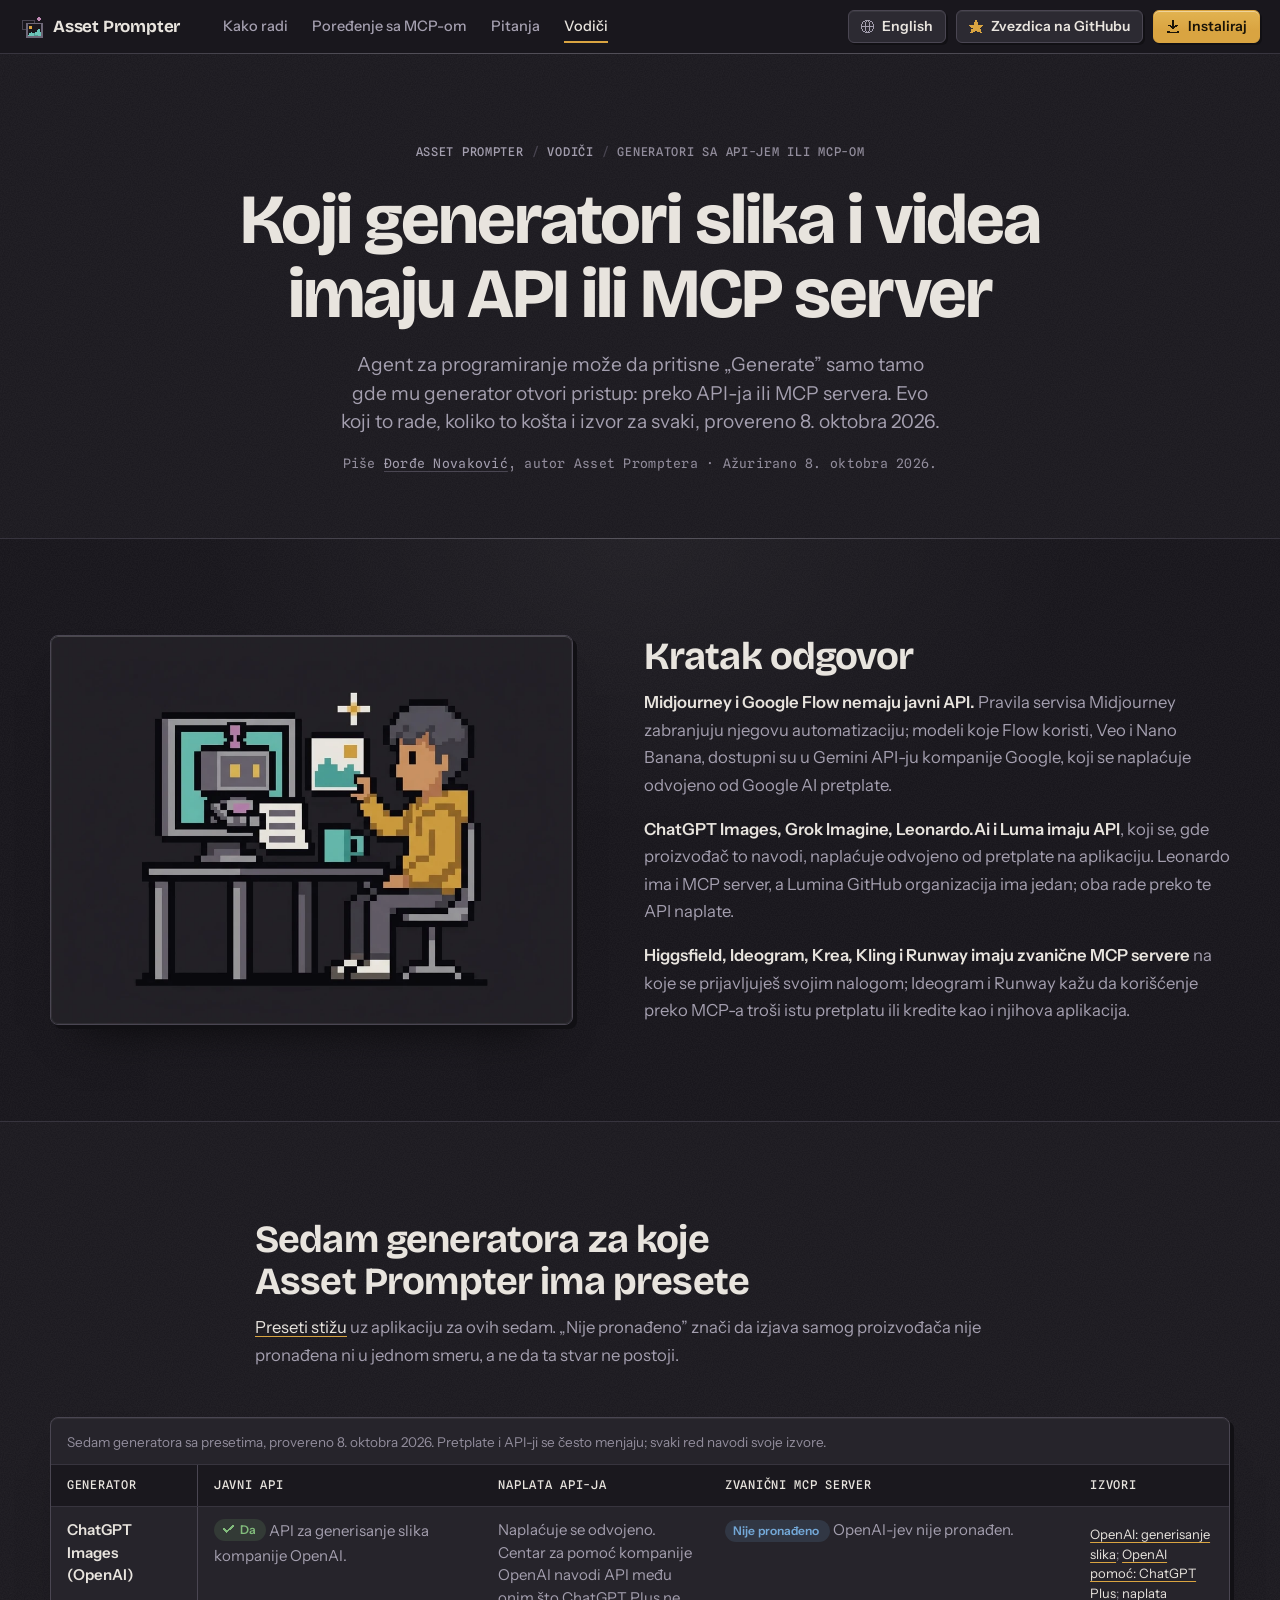
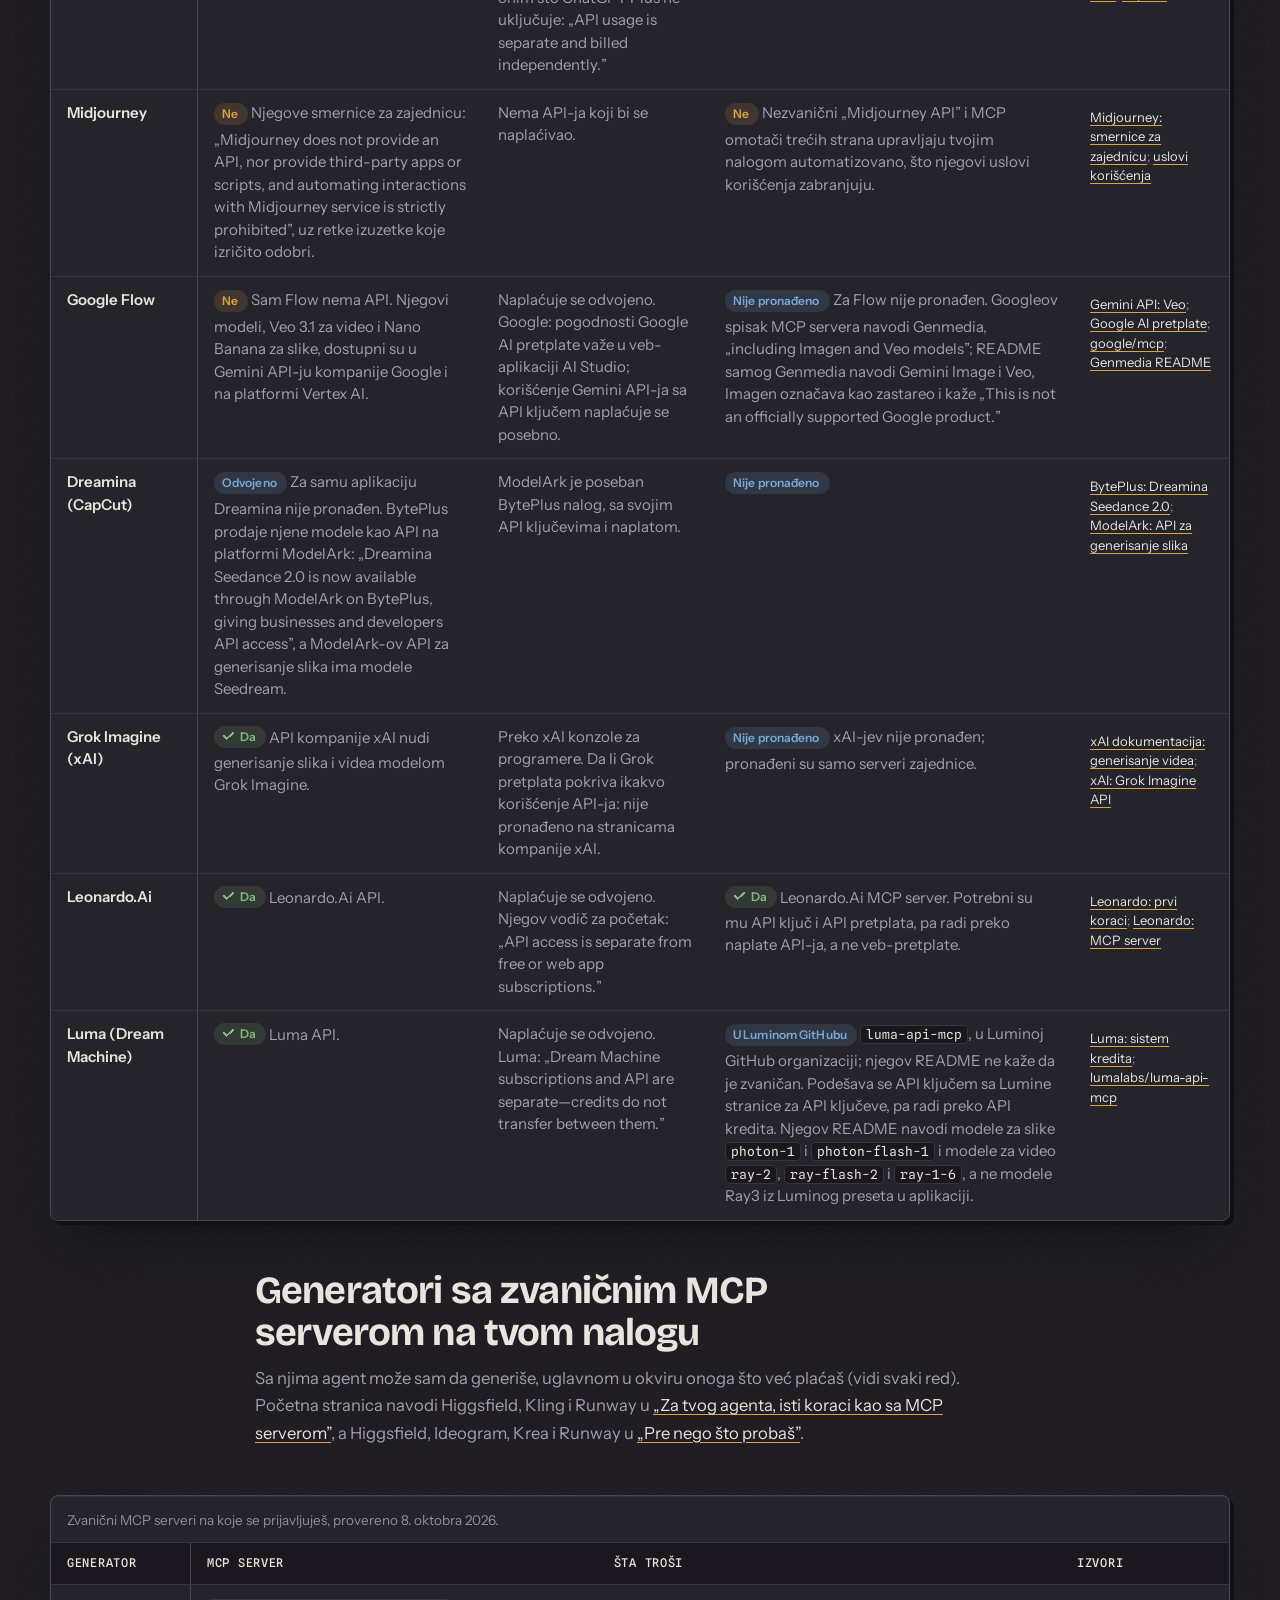
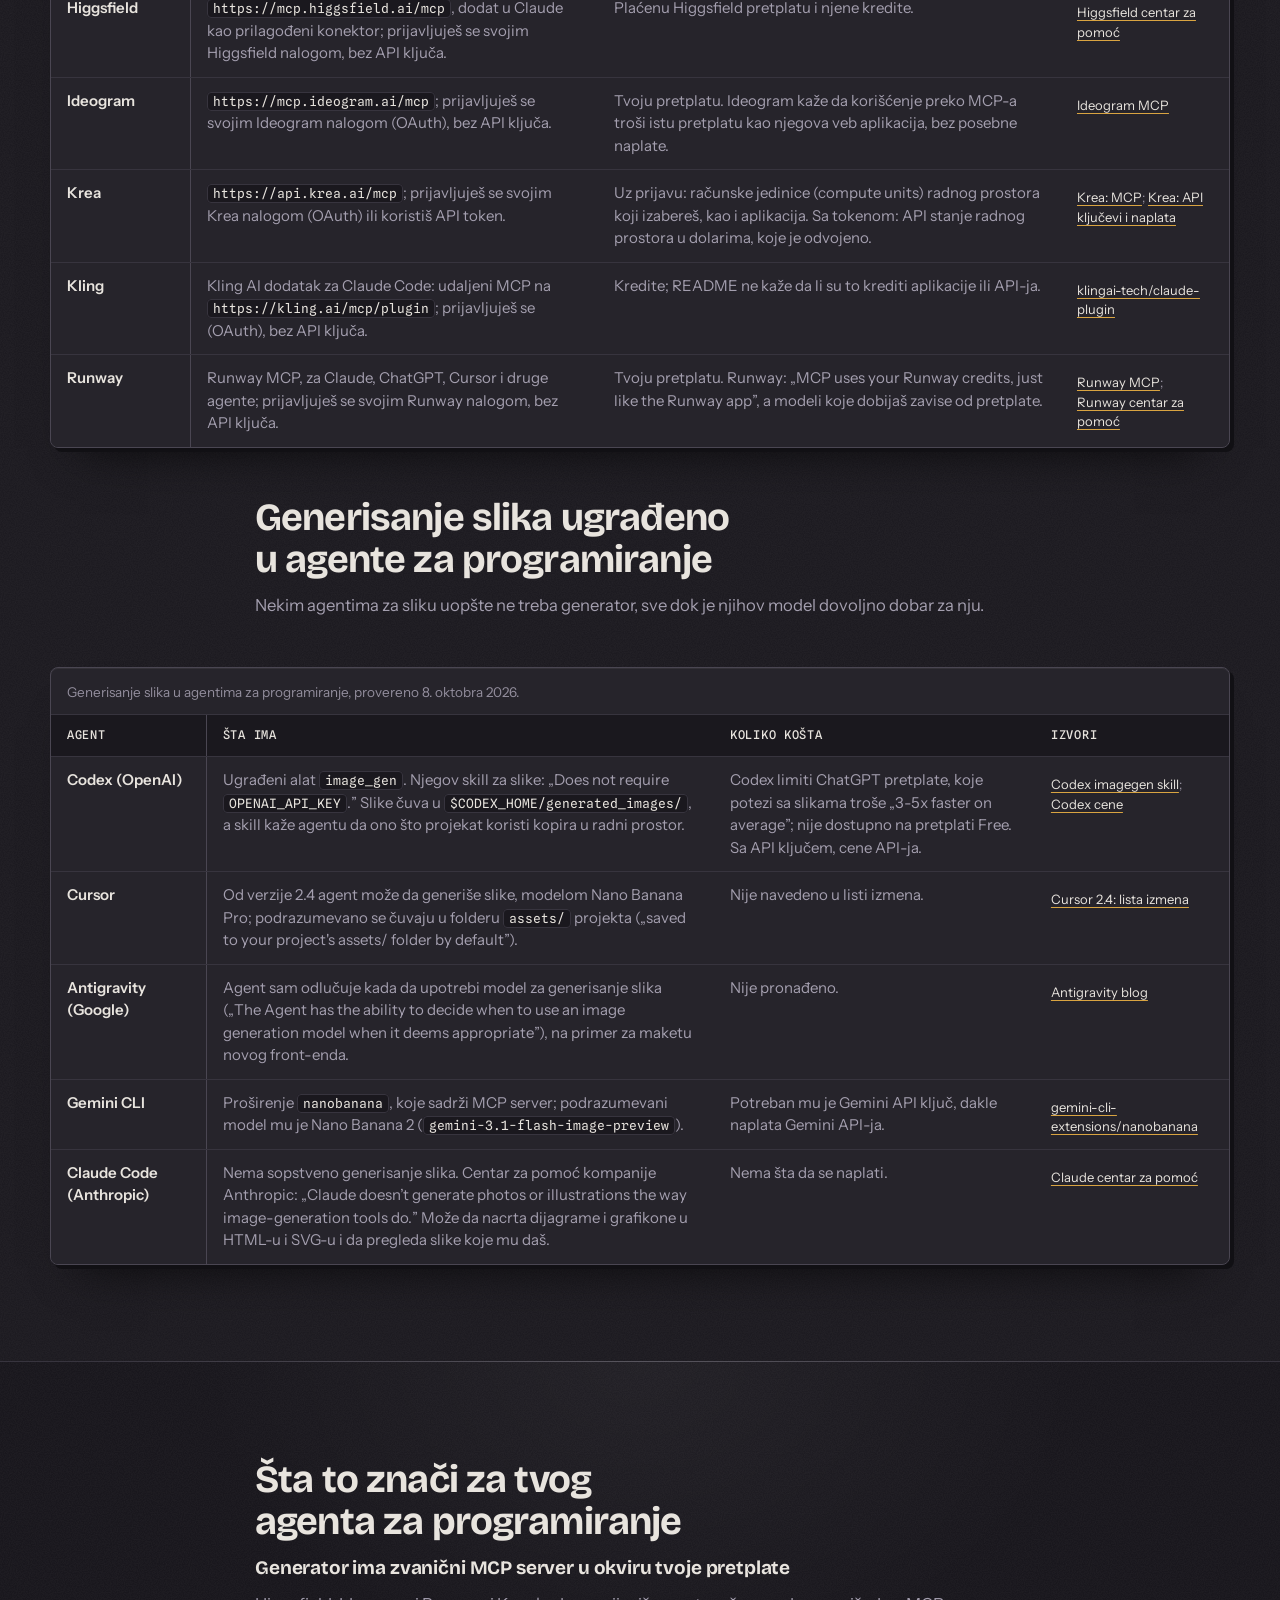
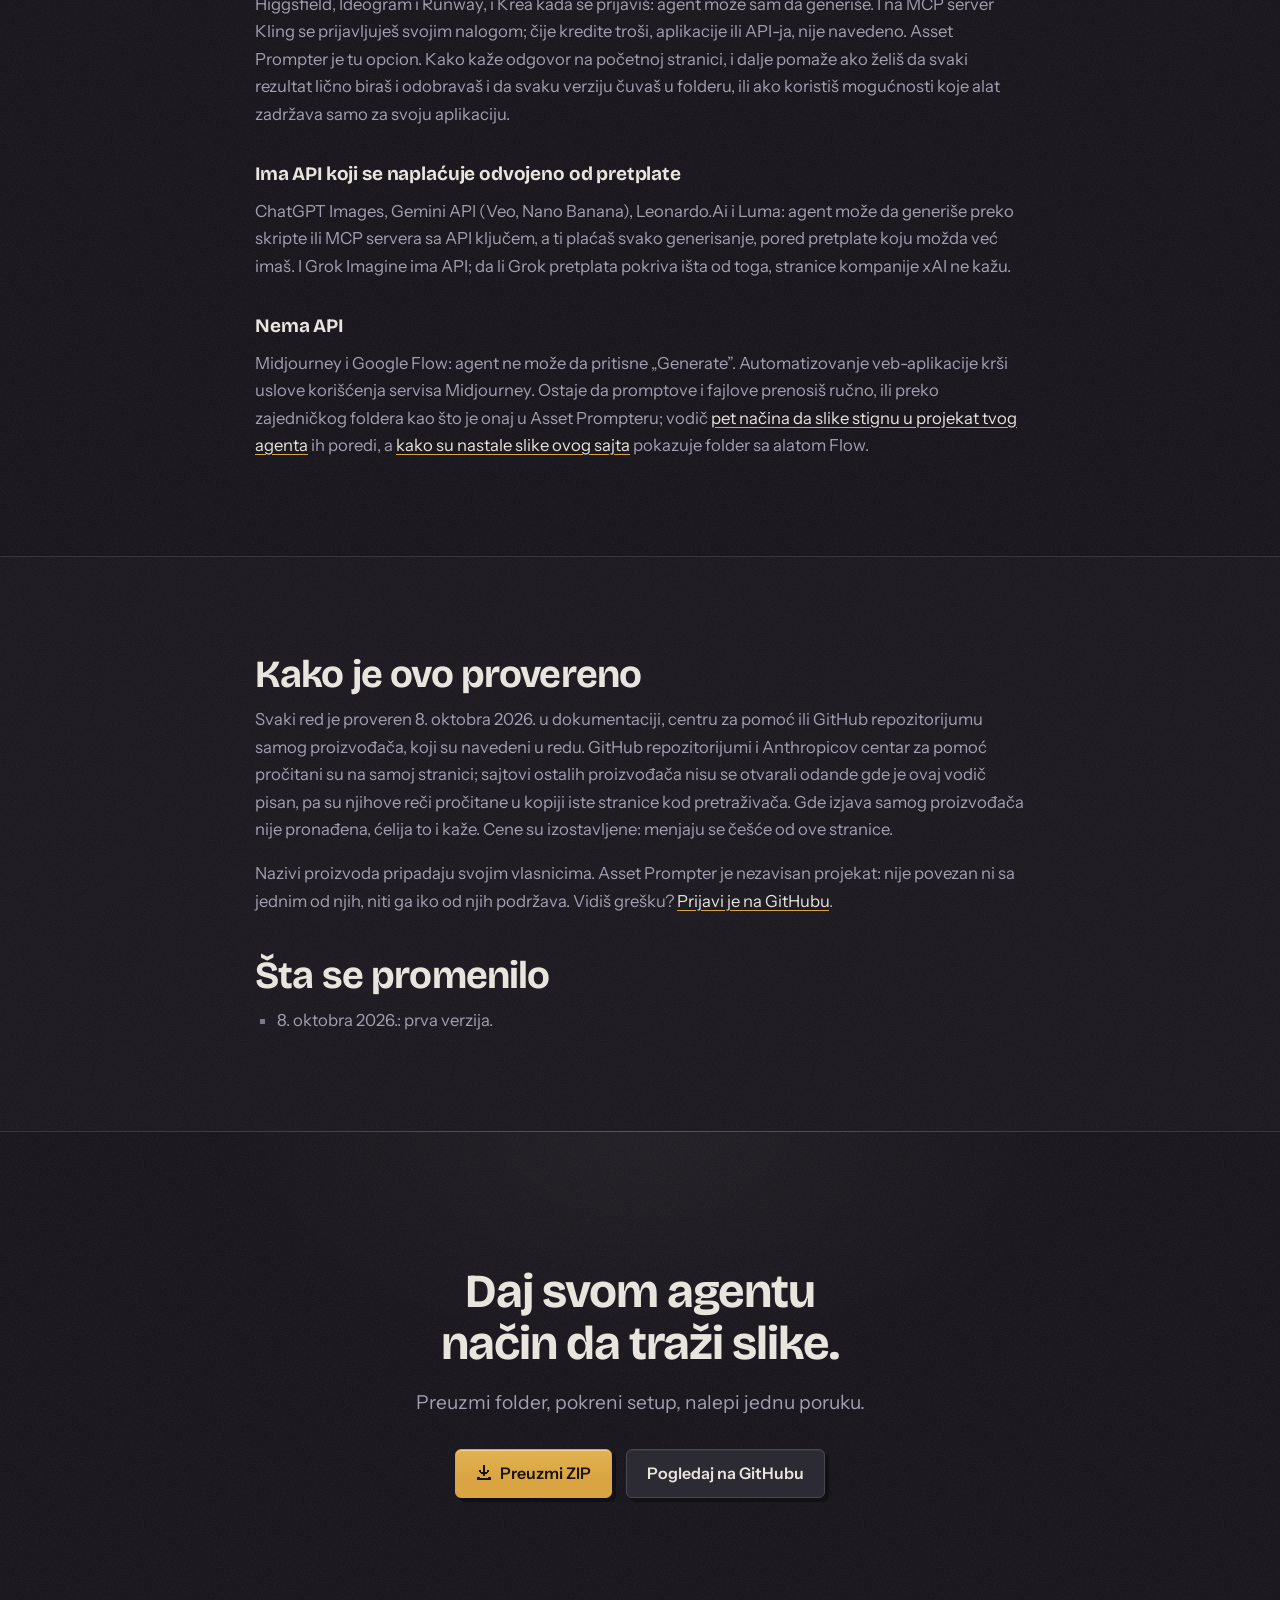
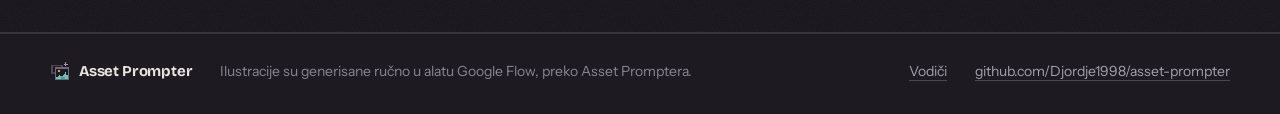
<file: sr/guides/image-generators-api-mcp/index.html>
<!doctype html>
<!-- generated by tools/build-sr.mjs — do not edit: change guides/image-generators-api-mcp/index.html, i18n.js or i18n-guides.js and run it again -->
<html lang="sr-Latn">
  <head>
    <meta charset="utf-8" />
    <meta name="viewport" content="width=device-width, initial-scale=1" />
    <title data-i18n="g.api.title">Generatori slika i videa sa API-jem ili MCP serverom (2026)</title>
    <meta name="description" data-i18n-content="g.api.description" content="Koji generatori slika i videa imaju javni API ili zvanični MCP server i šta to znači za Claude Code, Codex ili Cursor. Provereno 8. oktobra 2026." />
    <meta name="robots" content="index, follow, max-image-preview:large, max-snippet:-1, max-video-preview:-1" />
    <meta name="author" content="Đorđe Novaković" />
    <!-- A guide sits two folders down, so every address in it starts at the root, as in 404.html. Its Serbian copy,
         made by tools/build-sr.mjs, is the same path under /sr/; both name both in their hreflang links. -->
    <link rel="canonical" href="https://assetprompter.com/sr/guides/image-generators-api-mcp/" />
    <link rel="alternate" hreflang="en" href="https://assetprompter.com/guides/image-generators-api-mcp/" />
    <link rel="alternate" hreflang="sr" href="https://assetprompter.com/sr/guides/image-generators-api-mcp/" />
    <link rel="alternate" hreflang="x-default" href="https://assetprompter.com/guides/image-generators-api-mcp/" />
    <!-- The language. A reader who chose Serbian (with the language link of a guide, or the menu of the home page; both
         keep the choice in localStorage) and opens an English guide goes on to its Serbian copy, which the hreflang
         link above names, before anything is fetched or drawn; ?lang=en keeps English, as on the home page. A guide that
         has no Serbian copy yet has no such link, and stays. The guides load no other script. -->
    <script>
      (function () {
        var root = document.documentElement;
        var asked = (/[?&]lang=([a-z]+)/.exec(location.search) || [])[1];
        var saved = null;
        try {
          saved = localStorage.getItem("lang");
        } catch (e) {}
        var other = document.querySelector('link[rel="alternate"][hreflang="' + (root.lang === "en" ? "sr" : "en") + '"]');
        if (other) {
          var path = new URL(other.href).pathname;
          if (root.lang === "en" && (asked === "sr" || (saved === "sr" && asked !== "en"))) location.replace(path + location.hash);
          else if (root.lang !== "en" && asked === "en") location.replace(path + "?lang=en" + location.hash);
        }
        // The parts of the page, the same in both languages. A place is one of them and how far into it the window's
        // top is, since the other language's text runs to other heights (as main.js does on the home page).
        var parts = function () {
          return document.querySelectorAll("main > section, body > footer");
        };
        // Following a language link keeps that choice, as the menu of the home page does, and the reader's place. The
        // other page takes the place of this one in the history, so Back does not lead to a page the choice sends on.
        // With a modifier the link opens as any link does.
        document.addEventListener("click", function (event) {
          var link = event.target.closest && event.target.closest("a[data-lang]");
          if (!link || event.button || event.metaKey || event.ctrlKey || event.shiftKey || event.altKey) return;
          var lang = link.getAttribute("data-lang");
          var kept = false;
          try {
            localStorage.setItem("lang", lang);
            kept = localStorage.getItem("lang") === lang;
          } catch (e) {}
          try {
            var all = parts();
            for (var i = all.length - 1; i >= 0; i--) {
              var box = all[i].getBoundingClientRect();
              if (box.top <= 0 || i === 0) {
                sessionStorage.setItem("guide-place", JSON.stringify({ i: i, f: Math.max(0, Math.min(1, -box.top / box.height)), at: Date.now() }));
                break;
              }
            }
          } catch (e) {}
          event.preventDefault();
          // A Serbian choice that could not be replaced would send the English guide back to the Serbian one.
          location.replace(link.getAttribute("href") + (lang === "en" && !kept ? "?lang=en" : ""));
        });
        // The bar stays at the top, but the browser takes it as under the room scroll-padding-top keeps for it: focusing one
        // of its links from the keyboard would scroll the page half a window up. It stays where it was instead: scrolling
        // to it at once undoes an instant scroll and stops a smooth one, even when the page has not moved yet.
        var y = scrollY;
        addEventListener("scroll", function () {
          y = scrollY;
        }, { passive: true });
        document.addEventListener("focusin", function (event) {
          if (!event.target.closest || !event.target.closest(".bar")) return;
          // Only the keyboard's focus: a tap or a click does not scroll, and a flick still running is left alone.
          try {
            if (!event.target.matches(":focus-visible")) return;
          } catch (e) {}
          var at = y;
          var stay = function () {
            root.style.scrollBehavior = "auto";
            scrollTo(0, at);
            root.style.scrollBehavior = "";
          };
          stay();
          requestAnimationFrame(stay);
        });
        // Coming from the other language: start where the reader was. Once more when the fonts are in, if nothing has moved.
        var place = null;
        try {
          place = JSON.parse(sessionStorage.getItem("guide-place"));
          sessionStorage.removeItem("guide-place");
        } catch (e) {}
        if (place && Date.now() - place.at < 10000) {
          document.addEventListener("DOMContentLoaded", function () {
            var part = parts()[place.i];
            if (!part) return;
            var go = function () {
              // At once: the stylesheet's smooth scrolling would ease it.
              root.style.scrollBehavior = "auto";
              scrollTo(0, Math.round(part.getBoundingClientRect().top + scrollY + part.offsetHeight * place.f));
              root.style.scrollBehavior = "";
              return scrollY;
            };
            // Once the stylesheet is in (it holds the first paint, but not DOMContentLoaded).
            var css = document.querySelector('link[rel="stylesheet"]');
            var start = function () {
              var landed = go();
              if (document.fonts) {
                document.fonts.ready.then(function () {
                  if (scrollY === landed) go();
                });
              }
            };
            if (!css || css.sheet) start();
            else css.addEventListener("load", start);
          });
        }
      })();
    </script>
    <meta name="theme-color" content="#19171d" />
    <meta name="color-scheme" content="dark" />
    <meta name="format-detection" content="telephone=no" />
    <meta property="og:type" content="article" />
    <meta property="og:site_name" content="Asset Prompter" />
    <meta property="og:locale" data-i18n-content="og.locale" content="sr_RS" />
    <meta property="og:locale:alternate" data-i18n-content="og.locale.alt" content="en_US" />
    <meta property="og:title" data-i18n-content="g.api.title" content="Generatori slika i videa sa API-jem ili MCP serverom (2026)" />
    <meta property="og:description" data-i18n-content="g.api.description" content="Koji generatori slika i videa imaju javni API ili zvanični MCP server i šta to znači za Claude Code, Codex ili Cursor. Provereno 8. oktobra 2026." />
    <meta property="og:url" content="https://assetprompter.com/sr/guides/image-generators-api-mcp/" />
    <meta property="og:image" data-i18n-content="og.image" content="https://assetprompter.com/assets/og-sr.jpg" />
    <meta property="og:image:type" content="image/jpeg" />
    <meta property="og:image:width" content="1200" />
    <meta property="og:image:height" content="630" />
    <meta property="og:image:alt" data-i18n-content="og.alt" content="Asset Prompter: tvoj agent piše prompt, ti praviš sliku. Robot i osoba sa dve strane zajedničkog foldera." />
    <meta property="article:published_time" content="2026-10-08" />
    <meta property="article:modified_time" content="2026-10-08" />
    <meta property="article:author" content="https://github.com/Djordje1998" />
    <meta name="twitter:card" content="summary_large_image" />
    <meta name="twitter:title" data-i18n-content="g.api.title" content="Generatori slika i videa sa API-jem ili MCP serverom (2026)" />
    <meta name="twitter:description" data-i18n-content="g.api.description" content="Koji generatori slika i videa imaju javni API ili zvanični MCP server i šta to znači za Claude Code, Codex ili Cursor. Provereno 8. oktobra 2026." />
    <meta name="twitter:image" data-i18n-content="og.image" content="https://assetprompter.com/assets/og-sr.jpg" />
    <meta name="twitter:image:alt" data-i18n-content="og.alt" content="Asset Prompter: tvoj agent piše prompt, ti praviš sliku. Robot i osoba sa dve strane zajedničkog foldera." />
    <link rel="icon" href="/favicon.ico" sizes="32x32" />
    <link rel="icon" type="image/svg+xml" href="/favicon.svg" />
    <link rel="icon" type="image/png" sizes="192x192" href="/icon-192.png" />
    <link rel="apple-touch-icon" href="/apple-touch-icon.png" />
    <link rel="manifest" href="/site.webmanifest" />
    <meta name="apple-mobile-web-app-title" content="Asset Prompter" />
    <link rel="preload" href="/assets/fonts/bricolage-grotesque-v9-latin.woff2" as="font" type="font/woff2" crossorigin />
    <link rel="preload" href="/assets/fonts/bricolage-grotesque-v9-sr.woff2" as="font" type="font/woff2" crossorigin />
    <link rel="preload" href="/assets/fonts/instrument-sans-v4-latin.woff2" as="font" type="font/woff2" crossorigin />
    <link rel="preload" href="/assets/fonts/instrument-sans-v4-sr.woff2" as="font" type="font/woff2" crossorigin />
    <link rel="stylesheet" href="/styles.css?v=w2-052" />
    <!-- What search engines and AI answers read about the guide. The page's name and description are the title and
         the description above, the article's headline is the h1, the breadcrumb's names are those above the h1. The
         site, the app and the author are described on the home page (the same @id); the author is repeated in short. -->
    <script type="application/ld+json">
      {
        "@context": "https://schema.org",
        "@graph": [
          {
            "@type": "WebPage",
            "@id": "https://assetprompter.com/sr/guides/image-generators-api-mcp/#webpage",
            "url": "https://assetprompter.com/sr/guides/image-generators-api-mcp/",
            "name": "Generatori slika i videa sa API-jem ili MCP serverom (2026)",
            "description": "Koji generatori slika i videa imaju javni API ili zvanični MCP server i šta to znači za Claude Code, Codex ili Cursor. Provereno 8. oktobra 2026.",
            "inLanguage": "sr-Latn",
            "isPartOf": {
              "@id": "https://assetprompter.com/#website"
            },
            "about": [
              {
                "@type": "Thing",
                "name": "Model za generisanje slika iz teksta",
                "sameAs": "https://www.wikidata.org/wiki/Q113940039"
              },
              {
                "@type": "Thing",
                "name": "Model za generisanje videa iz teksta",
                "sameAs": "https://www.wikidata.org/wiki/Q115517227"
              },
              {
                "@type": "Thing",
                "name": "Model Context Protocol (MCP)",
                "sameAs": "https://www.wikidata.org/wiki/Q133436854"
              }
            ],
            "breadcrumb": {
              "@id": "https://assetprompter.com/sr/guides/image-generators-api-mcp/#breadcrumb"
            },
            "primaryImageOfPage": {
              "@type": "ImageObject",
              "url": "https://assetprompter.com/assets/art/you-are-the-server.webp",
              "width": 960,
              "height": 716
            },
            "datePublished": "2026-10-08",
            "dateModified": "2026-10-08"
          },
          {
            "@type": "TechArticle",
            "@id": "https://assetprompter.com/sr/guides/image-generators-api-mcp/#article",
            "headline": "Koji generatori slika i videa imaju API ili MCP server",
            "description": "Koji generatori slika i videa imaju javni API ili zvanični MCP server i šta to znači za Claude Code, Codex ili Cursor. Provereno 8. oktobra 2026.",
            "inLanguage": "sr-Latn",
            "mainEntityOfPage": {
              "@id": "https://assetprompter.com/sr/guides/image-generators-api-mcp/#webpage"
            },
            "isPartOf": {
              "@id": "https://assetprompter.com/#website"
            },
            "author": {
              "@id": "https://assetprompter.com/#author"
            },
            "publisher": {
              "@id": "https://assetprompter.com/#author"
            },
            "about": [
              {
                "@type": "Thing",
                "name": "Model za generisanje slika iz teksta",
                "sameAs": "https://www.wikidata.org/wiki/Q113940039"
              },
              {
                "@type": "Thing",
                "name": "Model za generisanje videa iz teksta",
                "sameAs": "https://www.wikidata.org/wiki/Q115517227"
              },
              {
                "@type": "Thing",
                "name": "Model Context Protocol (MCP)",
                "sameAs": "https://www.wikidata.org/wiki/Q133436854"
              }
            ],
            "image": [
              "https://assetprompter.com/assets/art/you-are-the-server.webp",
              "https://assetprompter.com/assets/og-sr.jpg"
            ],
            "datePublished": "2026-10-08",
            "dateModified": "2026-10-08",
            "mentions": [
              {
                "@id": "https://assetprompter.com/#app"
              },
              {
                "@type": "CreativeWork",
                "name": "ChatGPT Images",
                "isPartOf": {
                  "@type": "CreativeWork",
                  "name": "ChatGPT",
                  "sameAs": "https://www.wikidata.org/wiki/Q115564437"
                }
              },
              {
                "@type": "Thing",
                "name": "Midjourney",
                "sameAs": "https://www.wikidata.org/wiki/Q113070628"
              },
              {
                "@type": "Thing",
                "name": "Google Flow",
                "sameAs": "https://www.wikidata.org/wiki/Q140560557"
              },
              {
                "@type": "Thing",
                "name": "Dreamina"
              },
              {
                "@type": "Thing",
                "name": "Grok Imagine"
              },
              {
                "@type": "Thing",
                "name": "Leonardo.Ai",
                "sameAs": "https://www.wikidata.org/wiki/Q124157014"
              },
              {
                "@type": "Thing",
                "name": "Luma AI"
              },
              {
                "@type": "Thing",
                "name": "Higgsfield"
              },
              {
                "@type": "Thing",
                "name": "Ideogram"
              },
              {
                "@type": "Thing",
                "name": "Krea"
              },
              {
                "@type": "Thing",
                "name": "Kling"
              },
              {
                "@type": "Thing",
                "name": "Runway"
              },
              {
                "@type": "Thing",
                "name": "Codex",
                "sameAs": "https://www.wikidata.org/wiki/Q138940795"
              },
              {
                "@type": "Thing",
                "name": "Cursor",
                "sameAs": "https://www.wikidata.org/wiki/Q131980386"
              },
              {
                "@type": "Thing",
                "name": "Antigravity",
                "sameAs": "https://www.wikidata.org/wiki/Q136827654"
              },
              {
                "@type": "Thing",
                "name": "Gemini CLI"
              },
              {
                "@type": "Thing",
                "name": "Claude Code",
                "sameAs": "https://www.wikidata.org/wiki/Q138457287"
              }
            ]
          },
          {
            "@type": "BreadcrumbList",
            "@id": "https://assetprompter.com/sr/guides/image-generators-api-mcp/#breadcrumb",
            "itemListElement": [
              {
                "@type": "ListItem",
                "position": 1,
                "name": "Asset Prompter",
                "item": "https://assetprompter.com/sr/"
              },
              {
                "@type": "ListItem",
                "position": 2,
                "name": "Vodiči",
                "item": "https://assetprompter.com/sr/guides/"
              },
              {
                "@type": "ListItem",
                "position": 3,
                "name": "Generatori sa API-jem ili MCP-om"
              }
            ]
          },
          {
            "@type": "Person",
            "@id": "https://assetprompter.com/#author",
            "name": "Đorđe Novaković",
            "url": "https://github.com/Djordje1998",
            "sameAs": [
              "https://github.com/Djordje1998",
              "https://www.linkedin.com/in/dj-nov"
            ]
          }
        ]
      }
    </script>
  </head>
  <body>
    <svg xmlns="http://www.w3.org/2000/svg" class="sprite" aria-hidden="true">
      <symbol id="logo" viewBox="0 0 16 16"><rect x="12" y="1" width="1" height="1" fill="#c08ab5"/><rect x="11" y="2" width="3" height="1" fill="#c08ab5"/><rect x="1" y="3" width="9" height="1" fill="#4a4652"/><rect x="12" y="3" width="1" height="1" fill="#c08ab5"/><rect x="1" y="4" width="1" height="1" fill="#4a4652"/><rect x="9" y="4" width="1" height="1" fill="#4a4652"/><rect x="1" y="5" width="1" height="1" fill="#4a4652"/><rect x="4" y="5" width="11" height="1" fill="#6e6878"/><rect x="1" y="6" width="1" height="1" fill="#4a4652"/><rect x="4" y="6" width="1" height="1" fill="#6e6878"/><rect x="14" y="6" width="1" height="1" fill="#6e6878"/><rect x="1" y="7" width="1" height="1" fill="#4a4652"/><rect x="4" y="7" width="1" height="1" fill="#6e6878"/><rect x="6" y="7" width="2" height="1" fill="#d9a441"/><rect x="14" y="7" width="1" height="1" fill="#6e6878"/><rect x="1" y="8" width="1" height="1" fill="#4a4652"/><rect x="4" y="8" width="1" height="1" fill="#6e6878"/><rect x="6" y="8" width="2" height="1" fill="#d9a441"/><rect x="14" y="8" width="1" height="1" fill="#6e6878"/><rect x="1" y="9" width="3" height="1" fill="#4a4652"/><rect x="4" y="9" width="1" height="1" fill="#6e6878"/><rect x="12" y="9" width="1" height="1" fill="#6cc4b8"/><rect x="14" y="9" width="1" height="1" fill="#6e6878"/><rect x="4" y="10" width="1" height="1" fill="#6e6878"/><rect x="11" y="10" width="2" height="1" fill="#6cc4b8"/><rect x="14" y="10" width="1" height="1" fill="#6e6878"/><rect x="4" y="11" width="1" height="1" fill="#6e6878"/><rect x="7" y="11" width="1" height="1" fill="#6cc4b8"/><rect x="10" y="11" width="4" height="1" fill="#6cc4b8"/><rect x="14" y="11" width="1" height="1" fill="#6e6878"/><rect x="4" y="12" width="1" height="1" fill="#6e6878"/><rect x="6" y="12" width="3" height="1" fill="#6cc4b8"/><rect x="9" y="12" width="1" height="1" fill="#4f9e94"/><rect x="10" y="12" width="4" height="1" fill="#6cc4b8"/><rect x="14" y="12" width="1" height="1" fill="#6e6878"/><rect x="4" y="13" width="1" height="1" fill="#6e6878"/><rect x="5" y="13" width="4" height="1" fill="#6cc4b8"/><rect x="9" y="13" width="3" height="1" fill="#4f9e94"/><rect x="12" y="13" width="2" height="1" fill="#6cc4b8"/><rect x="14" y="13" width="1" height="1" fill="#6e6878"/><rect x="4" y="14" width="11" height="1" fill="#6e6878"/></symbol>
      <symbol id="i-star" viewBox="0 0 12 12"><path d="M5 0h2v1h-2zM5 1h2v1h-2zM4 2h4v1h-4zM4 3h4v1h-4zM0 4h12v1h-12zM1 5h10v1h-10zM2 6h8v1h-8zM3 7h6v1h-6zM2 8h8v1h-8zM2 9h3v1h-3zM7 9h3v1h-3zM1 10h2v1h-2zM9 10h2v1h-2z"/></symbol>
      <symbol id="i-download" viewBox="0 0 12 12"><path d="M5 0h2v1h-2zM5 1h2v1h-2zM5 2h2v1h-2zM5 3h2v1h-2zM2 4h2v1h-2zM5 4h2v1h-2zM8 4h2v1h-2zM3 5h6v1h-6zM4 6h4v1h-4zM5 7h2v1h-2zM1 9h2v1h-2zM9 9h2v1h-2zM1 10h10v1h-10z"/></symbol>
      <symbol id="i-globe" viewBox="0 0 12 12"><path d="M3 0h5v1h-5zM2 1h1v1h-1zM4 1h1v1h-1zM6 1h1v1h-1zM8 1h1v1h-1zM1 2h1v1h-1zM3 2h1v1h-1zM7 2h1v1h-1zM9 2h1v1h-1zM0 3h1v1h-1zM3 3h1v1h-1zM7 3h1v1h-1zM10 3h1v1h-1zM0 4h1v1h-1zM3 4h1v1h-1zM7 4h1v1h-1zM10 4h1v1h-1zM0 5h11v1h-11zM0 6h1v1h-1zM3 6h1v1h-1zM7 6h1v1h-1zM10 6h1v1h-1zM0 7h1v1h-1zM3 7h1v1h-1zM7 7h1v1h-1zM10 7h1v1h-1zM1 8h1v1h-1zM3 8h1v1h-1zM7 8h1v1h-1zM9 8h1v1h-1zM2 9h1v1h-1zM4 9h1v1h-1zM6 9h1v1h-1zM8 9h1v1h-1zM3 10h5v1h-5z"/></symbol>
      <symbol id="i-spark" viewBox="0 0 12 12"><path d="M5 0h1v1h-1zM5 1h1v1h-1zM4 2h3v1h-3zM2 3h7v1h-7zM4 4h3v1h-3zM5 5h1v1h-1zM10 5h1v1h-1zM5 6h1v1h-1zM9 6h3v1h-3zM10 7h1v1h-1zM3 8h1v1h-1zM2 9h3v1h-3zM3 10h1v1h-1z"/></symbol>
      <symbol id="i-check" viewBox="0 0 12 12"><path d="M10 1h2v1h-2zM9 2h3v1h-3zM8 3h3v1h-3zM1 4h2v1h-2zM7 4h3v1h-3zM1 5h3v1h-3zM6 5h3v1h-3zM2 6h5v1h-5zM3 7h3v1h-3zM4 8h1v1h-1z"/></symbol>
      <symbol id="i-info" viewBox="0 0 12 12"><path d="M3 0h6v1h-6zM2 1h1v1h-1zM9 1h1v1h-1zM1 2h1v1h-1zM5 2h2v1h-2zM10 2h1v1h-1zM1 3h1v1h-1zM10 3h1v1h-1zM1 4h1v1h-1zM5 4h2v1h-2zM10 4h1v1h-1zM1 5h1v1h-1zM5 5h2v1h-2zM10 5h1v1h-1zM1 6h1v1h-1zM5 6h2v1h-2zM10 6h1v1h-1zM1 7h1v1h-1zM5 7h2v1h-2zM10 7h1v1h-1zM2 8h1v1h-1zM9 8h1v1h-1zM3 9h6v1h-6z"/></symbol>
    </svg>

    <a class="skip" href="#main" data-i18n="skip">Preskoči na sadržaj</a>

    <header class="bar">
      <a class="brand" href="/sr/">
        <svg class="logo" width="24" height="24" aria-hidden="true"><use href="#logo" /></svg>
        Asset Prompter
      </a>
      <!-- The home page's sections, and the guides. -->
      <nav class="bar-links" aria-label="Sajt" data-i18n-aria-label="g.nav.label">
        <a href="/sr/#loop" data-i18n="nav.loop">Kako radi</a>
        <a href="/sr/#mcp" data-i18n="nav.mcp">Poređenje sa MCP-om</a>
        <a href="/sr/#questions" data-i18n="nav.questions">Pitanja</a>
        <a href="/sr/guides/" aria-current="true" data-i18n="foot.guides">Vodiči</a>
      </nav>
      <div class="bar-right">
        <!-- The language: a plain link to this page in the other language, drawn like the home page's language button, which works
             without a script. It names the language it leads to, as a word where the bar has room and as its code after the globe on a phone. The script at the top keeps the choice and the reader's place. -->
        <a class="btn lang-btn" href="/guides/image-generators-api-mcp/" hreflang="en" lang="en" data-lang="en" aria-label="English, EN: this page in English">
          <svg class="icon" width="14" height="14" aria-hidden="true"><use href="#i-globe" /></svg>
          <span class="lang-name">English</span>
          <span class="lang-code">EN</span>
        </a>
        <a class="btn bar-github" href="https://github.com/Djordje1998/asset-prompter" target="_blank" rel="noopener" aria-label="Zvezdica na GitHubu: Asset Prompter" data-i18n-aria-label="star.label">
          <svg class="icon" width="14" height="14" aria-hidden="true"><use href="#i-star" /></svg>
          <span class="bar-github-text" data-i18n="star">Zvezdica<span class="bar-github-on"> na GitHubu</span></span>
        </a>
        <a class="btn btn-primary" href="/sr/#install" data-i18n-text="install">
          <svg class="icon" width="14" height="14" aria-hidden="true"><use href="#i-download" /></svg>
          Instaliraj
        </a>
      </div>
    </header>

    <main id="main">
      <section class="section guide-top">
        <div class="wrap">
          <nav class="crumbs" aria-label="Putanja" data-i18n-aria-label="g.crumbs.label">
            <ol>
              <li><a href="/sr/" data-i18n="g.crumbs.home">Asset Prompter</a></li>
              <li><a href="/sr/guides/" data-i18n="foot.guides">Vodiči</a></li>
              <li aria-current="page" data-i18n="g.api.crumb">Generatori sa API-jem ili MCP-om</li>
            </ol>
          </nav>
          <div class="head">
            <h1 data-i18n="g.api.h1">Koji generatori slika i videa imaju API ili MCP server</h1>
            <p class="lead" data-i18n="g.api.lead">Agent za programiranje može da pritisne „Generate” samo tamo gde mu generator otvori pristup: preko API-ja ili MCP servera. Evo koji to rade, koliko to košta i izvor za svaki, provereno 8. oktobra 2026.</p>
            <p class="guide-meta" data-i18n="g.byline">Piše <a href="https://github.com/Djordje1998" target="_blank" rel="noopener author">Đorđe Novaković</a>, autor Asset Promptera · Ažurirano <time datetime="2026-10-08">8. oktobra 2026.</time></p>
          </div>
        </div>
      </section>

      <section class="section band guide-sec" aria-labelledby="short">
        <div class="wrap">
          <div class="split">
            <div class="art is-4x3">
              <img src="/assets/art/you-are-the-server.webp" data-i18n-alt="mcp.alt" alt="Piksel-art: osoba u zlatnom duksu sedi za svojim stolom i drži podignutu gotovu sliku. Robot je u monitoru i kroz ekran joj pruža list sa promptom." width="960" height="716" />
            </div>
            <div class="prose">
              <h2 id="short" data-i18n="g.api.short.h">Kratak odgovor</h2>
              <p data-i18n="g.api.short.1"><strong>Midjourney i Google Flow nemaju javni API.</strong> Pravila servisa Midjourney zabranjuju njegovu automatizaciju; modeli koje Flow koristi, Veo i Nano Banana, dostupni su u Gemini API-ju kompanije Google, koji se naplaćuje odvojeno od Google AI pretplate.</p>
              <p data-i18n="g.api.short.2"><strong>ChatGPT Images, Grok Imagine, Leonardo.Ai i Luma imaju API</strong>, koji se, gde proizvođač to navodi, naplaćuje odvojeno od pretplate na aplikaciju. Leonardo ima i MCP server, a Lumina GitHub organizacija ima jedan; oba rade preko te API naplate.</p>
              <p data-i18n="g.api.short.3"><strong>Higgsfield, Ideogram, Krea, Kling i Runway imaju zvanične MCP servere</strong> na koje se prijavljuješ svojim nalogom; Ideogram i Runway kažu da korišćenje preko MCP-a troši istu pretplatu ili kredite kao i njihova aplikacija.</p>
            </div>
          </div>
        </div>
      </section>

      <section class="section guide-sec" aria-labelledby="table">
        <div class="wrap">
          <div class="prose">
            <h2 id="table" data-i18n="g.api.table.h">Sedam generatora za koje Asset Prompter ima presete</h2>
            <p data-i18n="g.api.table.p"><a href="/sr/#questions">Preseti stižu</a> uz aplikaciju za ovih sedam. „Nije pronađeno” znači da izjava samog proizvođača nije pronađena ni u jednom smeru, a ne da ta stvar ne postoji.</p>
          </div>
          <section class="table-wrap guide-wide" aria-labelledby="t-presets" tabindex="0">
            <table class="guide-table is-long">
              <caption id="t-presets"><span data-i18n="g.api.a.caption">Sedam generatora sa presetima, provereno 8. oktobra 2026. Pretplate i API-ji se često menjaju; svaki red navodi svoje izvore.</span></caption>
              <thead>
                <tr>
                  <th scope="col" data-i18n="g.api.a.h0">Generator</th>
                  <th scope="col" data-i18n="g.api.a.h1">Javni API</th>
                  <th scope="col" data-i18n="g.api.a.h2">Naplata API-ja</th>
                  <th scope="col" data-i18n="g.api.a.h3">Zvanični MCP server</th>
                  <th scope="col" data-i18n="g.api.a.h4">Izvori</th>
                </tr>
              </thead>
              <tbody>
                <tr>
                  <th scope="row">ChatGPT Images (OpenAI)</th>
                  <td data-i18n="g.api.a.1.1"><span class="tag t-approved"><svg class="icon" width="12" height="12" aria-hidden="true"><use href="#i-check" /></svg>Da</span> API za generisanje slika kompanije OpenAI.</td>
                  <td data-i18n="g.api.a.1.2">Naplaćuje se odvojeno. Centar za pomoć kompanije OpenAI navodi API među onim što ChatGPT Plus ne uključuje: <q lang="en">API usage is separate and billed independently.</q></td>
                  <td data-i18n="g.api.a.1.3"><span class="tag t-review">Nije pronađeno</span> OpenAI-jev nije pronađen.</td>
                  <td data-i18n="g.api.a.1.4"><span class="src"><a href="https://developers.openai.com/api/docs/guides/image-generation" target="_blank" rel="noopener">OpenAI: generisanje slika</a>; <a href="https://help.openai.com/en/articles/6950777" target="_blank" rel="noopener">OpenAI pomoć: ChatGPT Plus</a>; <a href="https://help.openai.com/en/articles/9039756" target="_blank" rel="noopener">naplata</a></span></td>
                </tr>
                <tr>
                  <th scope="row">Midjourney</th>
                  <td data-i18n="g.api.a.2.1"><span class="tag t-generate">Ne</span> Njegove smernice za zajednicu: <q lang="en">Midjourney does not provide an API, nor provide third-party apps or scripts, and automating interactions with Midjourney service is strictly prohibited</q>, uz retke izuzetke koje izričito odobri.</td>
                  <td data-i18n="g.api.a.2.2">Nema API-ja koji bi se naplaćivao.</td>
                  <td data-i18n="g.api.a.2.3"><span class="tag t-generate">Ne</span> Nezvanični „Midjourney API” i MCP omotači trećih strana upravljaju tvojim nalogom automatizovano, što njegovi uslovi korišćenja zabranjuju.</td>
                  <td data-i18n="g.api.a.2.4"><span class="src"><a href="https://docs.midjourney.com/hc/en-us/articles/32013696484109-Community-Guidelines" target="_blank" rel="noopener">Midjourney: smernice za zajednicu</a>; <a href="https://docs.midjourney.com/hc/en-us/articles/32083055291277-Terms-of-Service" target="_blank" rel="noopener">uslovi korišćenja</a></span></td>
                </tr>
                <tr>
                  <th scope="row">Google Flow</th>
                  <td data-i18n="g.api.a.3.1"><span class="tag t-generate">Ne</span> Sam Flow nema API. Njegovi modeli, Veo 3.1 za video i Nano Banana za slike, dostupni su u Gemini API-ju kompanije Google i na platformi Vertex AI.</td>
                  <td data-i18n="g.api.a.3.2">Naplaćuje se odvojeno. Google: pogodnosti Google AI pretplate važe u veb-aplikaciji AI Studio; korišćenje Gemini API-ja sa API ključem naplaćuje se posebno.</td>
                  <td data-i18n="g.api.a.3.3"><span class="tag t-review">Nije pronađeno</span> Za Flow nije pronađen. Googleov spisak MCP servera navodi Genmedia, <q lang="en">including Imagen and Veo models</q>; README samog Genmedia navodi Gemini Image i Veo, Imagen označava kao zastareo i kaže <q lang="en">This is not an officially supported Google product.</q></td>
                  <td data-i18n="g.api.a.3.4"><span class="src"><a href="https://ai.google.dev/gemini-api/docs/veo" target="_blank" rel="noopener">Gemini API: Veo</a>; <a href="https://ai.google.dev/gemini-api/docs/google-ai-plans" target="_blank" rel="noopener">Google AI pretplate</a>; <a href="https://github.com/google/mcp" target="_blank" rel="noopener">google/mcp</a>; <a href="https://github.com/GoogleCloudPlatform/vertex-ai-creative-studio/tree/main/experiments/mcp-genmedia" target="_blank" rel="noopener">Genmedia README</a></span></td>
                </tr>
                <tr>
                  <th scope="row">Dreamina (CapCut)</th>
                  <td data-i18n="g.api.a.4.1"><span class="tag t-review">Odvojeno</span> Za samu aplikaciju Dreamina nije pronađen. BytePlus prodaje njene modele kao API na platformi ModelArk: <q lang="en">Dreamina Seedance 2.0 is now available through ModelArk on BytePlus, giving businesses and developers API access</q>, a ModelArk-ov API za generisanje slika ima modele Seedream.</td>
                  <td data-i18n="g.api.a.4.2">ModelArk je poseban BytePlus nalog, sa svojim API ključevima i naplatom.</td>
                  <td data-i18n="g.api.a.4.3"><span class="tag t-review">Nije pronađeno</span></td>
                  <td data-i18n="g.api.a.4.4"><span class="src"><a href="https://www.byteplus.com/en/blog/dreamina-seedance2-0" target="_blank" rel="noopener">BytePlus: Dreamina Seedance 2.0</a>; <a href="https://docs.byteplus.com/en/docs/ModelArk/1541523" target="_blank" rel="noopener">ModelArk: API za generisanje slika</a></span></td>
                </tr>
                <tr>
                  <th scope="row">Grok Imagine (xAI)</th>
                  <td data-i18n="g.api.a.5.1"><span class="tag t-approved"><svg class="icon" width="12" height="12" aria-hidden="true"><use href="#i-check" /></svg>Da</span> API kompanije xAI nudi generisanje slika i videa modelom Grok Imagine.</td>
                  <td data-i18n="g.api.a.5.2">Preko xAI konzole za programere. Da li Grok pretplata pokriva ikakvo korišćenje API-ja: nije pronađeno na stranicama kompanije xAI.</td>
                  <td data-i18n="g.api.a.5.3"><span class="tag t-review">Nije pronađeno</span> xAI-jev nije pronađen; pronađeni su samo serveri zajednice.</td>
                  <td data-i18n="g.api.a.5.4"><span class="src"><a href="https://docs.x.ai/developers/model-capabilities/video/generation" target="_blank" rel="noopener">xAI dokumentacija: generisanje videa</a>; <a href="https://x.ai/news/grok-imagine-api" target="_blank" rel="noopener">xAI: Grok Imagine API</a></span></td>
                </tr>
                <tr>
                  <th scope="row">Leonardo.Ai</th>
                  <td data-i18n="g.api.a.6.1"><span class="tag t-approved"><svg class="icon" width="12" height="12" aria-hidden="true"><use href="#i-check" /></svg>Da</span> Leonardo.Ai API.</td>
                  <td data-i18n="g.api.a.6.2">Naplaćuje se odvojeno. Njegov vodič za početak: <q lang="en">API access is separate from free or web app subscriptions.</q></td>
                  <td data-i18n="g.api.a.6.3"><span class="tag t-approved"><svg class="icon" width="12" height="12" aria-hidden="true"><use href="#i-check" /></svg>Da</span> Leonardo.Ai MCP server. Potrebni su mu API ključ i API pretplata, pa radi preko naplate API-ja, a ne veb-pretplate.</td>
                  <td data-i18n="g.api.a.6.4"><span class="src"><a href="https://docs.leonardo.ai/docs/getting-started" target="_blank" rel="noopener">Leonardo: prvi koraci</a>; <a href="https://docs.leonardo.ai/docs/connect-to-leonardoai-mcp" target="_blank" rel="noopener">Leonardo: MCP server</a></span></td>
                </tr>
                <tr>
                  <th scope="row">Luma (Dream Machine)</th>
                  <td data-i18n="g.api.a.7.1"><span class="tag t-approved"><svg class="icon" width="12" height="12" aria-hidden="true"><use href="#i-check" /></svg>Da</span> Luma API.</td>
                  <td data-i18n="g.api.a.7.2">Naplaćuje se odvojeno. Luma: <q lang="en">Dream Machine subscriptions and API are separate—credits do not transfer between them.</q></td>
                  <td data-i18n="g.api.a.7.3"><span class="tag t-review">U Luminom GitHubu</span> <code>luma-api-mcp</code>, u Luminoj GitHub organizaciji; njegov README ne kaže da je zvaničan. Podešava se API ključem sa Lumine stranice za API ključeve, pa radi preko API kredita. Njegov README navodi modele za slike <code>photon-1</code> i <code>photon-flash-1</code> i modele za video <code>ray-2</code>, <code>ray-flash-2</code> i <code>ray-1-6</code>, a ne modele Ray3 iz Luminog preseta u aplikaciji.</td>
                  <td data-i18n="g.api.a.7.4"><span class="src"><a href="https://lumalabs.ai/learning-hub/dream-machine-credit-system" target="_blank" rel="noopener">Luma: sistem kredita</a>; <a href="https://github.com/lumalabs/luma-api-mcp" target="_blank" rel="noopener">lumalabs/luma-api-mcp</a></span></td>
                </tr>
              </tbody>
            </table>
          </section>
          <div class="prose">
            <h2 id="mcp-plan" data-i18n="g.api.b.h">Generatori sa zvaničnim MCP serverom na tvom nalogu</h2>
            <p data-i18n="g.api.b.p">Sa njima agent može sam da generiše, uglavnom u okviru onoga što već plaćaš (vidi svaki red). Početna stranica navodi Higgsfield, Kling i Runway u <a href="/sr/#mcp">„Za tvog agenta, isti koraci kao sa MCP serverom”</a>, a Higgsfield, Ideogram, Krea i Runway u <a href="/sr/#questions">„Pre nego što probaš”</a>.</p>
          </div>
          <section class="table-wrap guide-wide" aria-labelledby="t-mcp" tabindex="0">
            <table class="guide-table is-narrow is-long">
              <caption id="t-mcp"><span data-i18n="g.api.b.caption">Zvanični MCP serveri na koje se prijavljuješ, provereno 8. oktobra 2026.</span></caption>
              <thead>
                <tr>
                  <th scope="col" data-i18n="g.api.b.h0">Generator</th>
                  <th scope="col" data-i18n="g.api.b.h1">MCP server</th>
                  <th scope="col" data-i18n="g.api.b.h2">Šta troši</th>
                  <th scope="col" data-i18n="g.api.b.h3">Izvori</th>
                </tr>
              </thead>
              <tbody>
                <tr>
                  <th scope="row">Higgsfield</th>
                  <td data-i18n="g.api.b.1.1"><code>https://mcp.higgsfield.ai/mcp</code>, dodat u Claude kao prilagođeni konektor; prijavljuješ se svojim Higgsfield nalogom, bez API ključa.</td>
                  <td data-i18n="g.api.b.1.2">Plaćenu Higgsfield pretplatu i njene kredite.</td>
                  <td data-i18n="g.api.b.1.3"><span class="src"><a href="https://higgsfield.ai/creator-hub/help-center/mcp-cli/how-do-i-connect-higgsfield-to-claude" target="_blank" rel="noopener">Higgsfield centar za pomoć</a></span></td>
                </tr>
                <tr>
                  <th scope="row">Ideogram</th>
                  <td data-i18n="g.api.b.2.1"><code>https://mcp.ideogram.ai/mcp</code>; prijavljuješ se svojim Ideogram nalogom (OAuth), bez API ključa.</td>
                  <td data-i18n="g.api.b.2.2">Tvoju pretplatu. Ideogram kaže da korišćenje preko MCP-a troši istu pretplatu kao njegova veb aplikacija, bez posebne naplate.</td>
                  <td data-i18n="g.api.b.2.3"><span class="src"><a href="https://ideogram.ai/features/mcp/" target="_blank" rel="noopener">Ideogram MCP</a></span></td>
                </tr>
                <tr>
                  <th scope="row">Krea</th>
                  <td data-i18n="g.api.b.3.1"><code>https://api.krea.ai/mcp</code>; prijavljuješ se svojim Krea nalogom (OAuth) ili koristiš API token.</td>
                  <td data-i18n="g.api.b.3.2">Uz prijavu: računske jedinice (compute units) radnog prostora koji izabereš, kao i aplikacija. Sa tokenom: API stanje radnog prostora u dolarima, koje je odvojeno.</td>
                  <td data-i18n="g.api.b.3.3"><span class="src"><a href="https://www.krea.ai/docs/developers/mcp" target="_blank" rel="noopener">Krea: MCP</a>; <a href="https://www.krea.ai/docs/developers/api-keys-and-billing" target="_blank" rel="noopener">Krea: API ključevi i naplata</a></span></td>
                </tr>
                <tr>
                  <th scope="row">Kling</th>
                  <td data-i18n="g.api.b.4.1">Kling AI dodatak za Claude Code: udaljeni MCP na <code>https://kling.ai/mcp/plugin</code>; prijavljuješ se (OAuth), bez API ključa.</td>
                  <td data-i18n="g.api.b.4.2">Kredite; README ne kaže da li su to krediti aplikacije ili API-ja.</td>
                  <td data-i18n="g.api.b.4.3"><span class="src"><a href="https://github.com/klingai-tech/claude-plugin" target="_blank" rel="noopener">klingai-tech/claude-plugin</a></span></td>
                </tr>
                <tr>
                  <th scope="row">Runway</th>
                  <td data-i18n="g.api.b.5.1">Runway MCP, za Claude, ChatGPT, Cursor i druge agente; prijavljuješ se svojim Runway nalogom, bez API ključa.</td>
                  <td data-i18n="g.api.b.5.2">Tvoju pretplatu. Runway: <q lang="en">MCP uses your Runway credits, just like the Runway app</q>, a modeli koje dobijaš zavise od pretplate.</td>
                  <td data-i18n="g.api.b.5.3"><span class="src"><a href="https://runway.com/mcp" target="_blank" rel="noopener">Runway MCP</a>; <a href="https://help.runwayml.com/hc/en-us/articles/51931843164691" target="_blank" rel="noopener">Runway centar za pomoć</a></span></td>
                </tr>
              </tbody>
            </table>
          </section>
          <div class="prose">
            <h2 id="agents" data-i18n="g.api.c.h">Generisanje slika ugrađeno u agente za programiranje</h2>
            <p data-i18n="g.api.c.p">Nekim agentima za sliku uopšte ne treba generator, sve dok je njihov model dovoljno dobar za nju.</p>
          </div>
          <section class="table-wrap guide-wide" aria-labelledby="t-agents" tabindex="0">
            <table class="guide-table is-narrow is-long">
              <caption id="t-agents"><span data-i18n="g.api.c.caption">Generisanje slika u agentima za programiranje, provereno 8. oktobra 2026.</span></caption>
              <thead>
                <tr>
                  <th scope="col" data-i18n="g.api.c.h0">Agent</th>
                  <th scope="col" data-i18n="g.api.c.h1">Šta ima</th>
                  <th scope="col" data-i18n="g.api.c.h2">Koliko košta</th>
                  <th scope="col" data-i18n="g.api.c.h3">Izvori</th>
                </tr>
              </thead>
              <tbody>
                <tr>
                  <th scope="row">Codex (OpenAI)</th>
                  <td data-i18n="g.api.c.1.1">Ugrađeni alat <code>image_gen</code>. Njegov skill za slike: <q lang="en">Does not require <code>OPENAI_API_KEY</code>.</q> Slike čuva u <code>$CODEX_HOME/generated_images/</code>, a skill kaže agentu da ono što projekat koristi kopira u radni prostor.</td>
                  <td data-i18n="g.api.c.1.2">Codex limiti ChatGPT pretplate, koje potezi sa slikama troše <q lang="en">3-5x faster on average</q>; nije dostupno na pretplati Free. Sa API ključem, cene API-ja.</td>
                  <td data-i18n="g.api.c.1.3"><span class="src"><a href="https://github.com/openai/codex/blob/main/codex-rs/skills/src/assets/samples/imagegen/SKILL.md" target="_blank" rel="noopener">Codex imagegen skill</a>; <a href="https://developers.openai.com/codex/pricing" target="_blank" rel="noopener">Codex cene</a></span></td>
                </tr>
                <tr>
                  <th scope="row">Cursor</th>
                  <td data-i18n="g.api.c.2.1">Od verzije 2.4 agent može da generiše slike, modelom Nano Banana Pro; podrazumevano se čuvaju u folderu <code>assets/</code> projekta (<q lang="en">saved to your project's assets/ folder by default</q>).</td>
                  <td data-i18n="g.api.c.2.2">Nije navedeno u listi izmena.</td>
                  <td data-i18n="g.api.c.2.3"><span class="src"><a href="https://cursor.com/changelog/2-4" target="_blank" rel="noopener">Cursor 2.4: lista izmena</a></span></td>
                </tr>
                <tr>
                  <th scope="row">Antigravity (Google)</th>
                  <td data-i18n="g.api.c.3.1">Agent sam odlučuje kada da upotrebi model za generisanje slika (<q lang="en">The Agent has the ability to decide when to use an image generation model when it deems appropriate</q>), na primer za maketu novog front-enda.</td>
                  <td data-i18n="g.api.c.3.2">Nije pronađeno.</td>
                  <td data-i18n="g.api.c.3.3"><span class="src"><a href="https://antigravity.google/blog/nano-banana-pro" target="_blank" rel="noopener">Antigravity blog</a></span></td>
                </tr>
                <tr>
                  <th scope="row">Gemini CLI</th>
                  <td data-i18n="g.api.c.4.1">Proširenje <code>nanobanana</code>, koje sadrži MCP server; podrazumevani model mu je Nano Banana 2 (<code>gemini-3.1-flash-image-preview</code>).</td>
                  <td data-i18n="g.api.c.4.2">Potreban mu je Gemini API ključ, dakle naplata Gemini API-ja.</td>
                  <td data-i18n="g.api.c.4.3"><span class="src"><a href="https://github.com/gemini-cli-extensions/nanobanana" target="_blank" rel="noopener">gemini-cli-extensions/nanobanana</a></span></td>
                </tr>
                <tr>
                  <th scope="row">Claude Code (Anthropic)</th>
                  <td data-i18n="g.api.c.5.1">Nema sopstveno generisanje slika. Centar za pomoć kompanije Anthropic: <q lang="en">Claude doesn’t generate photos or illustrations the way image-generation tools do.</q> Može da nacrta dijagrame i grafikone u HTML-u i SVG-u i da pregleda slike koje mu daš.</td>
                  <td data-i18n="g.api.c.5.2">Nema šta da se naplati.</td>
                  <td data-i18n="g.api.c.5.3"><span class="src"><a href="https://support.claude.com/en/articles/9002504-can-claude-produce-images" target="_blank" rel="noopener">Claude centar za pomoć</a></span></td>
                </tr>
              </tbody>
            </table>
          </section>
        </div>
      </section>

      <section class="section band guide-sec" aria-labelledby="means">
        <div class="wrap">
          <div class="prose">
            <h2 id="means" data-i18n="g.api.means.h">Šta to znači za tvog agenta za programiranje</h2>
            <h3 data-i18n="g.api.means.1.h">Generator ima zvanični MCP server u okviru tvoje pretplate</h3>
            <p data-i18n="g.api.means.1.p">Higgsfield, Ideogram i Runway, i Krea kada se prijaviš: agent može sam da generiše. I na MCP server Kling se prijavljuješ svojim nalogom; čije kredite troši, aplikacije ili API-ja, nije navedeno. Asset Prompter je tu opcion. Kako kaže odgovor na početnoj stranici, i dalje pomaže ako želiš da svaki rezultat lično biraš i odobravaš i da svaku verziju čuvaš u folderu, ili ako koristiš mogućnosti koje alat zadržava samo za svoju aplikaciju.</p>
            <h3 data-i18n="g.api.means.2.h">Ima API koji se naplaćuje odvojeno od pretplate</h3>
            <p data-i18n="g.api.means.2.p">ChatGPT Images, Gemini API (Veo, Nano Banana), Leonardo.Ai i Luma: agent može da generiše preko skripte ili MCP servera sa API ključem, a ti plaćaš svako generisanje, pored pretplate koju možda već imaš. I Grok Imagine ima API; da li Grok pretplata pokriva išta od toga, stranice kompanije xAI ne kažu.</p>
            <h3 data-i18n="g.api.means.3.h">Nema API</h3>
            <p data-i18n="g.api.means.3.p">Midjourney i Google Flow: agent ne može da pritisne „Generate”. Automatizovanje veb-aplikacije krši uslove korišćenja servisa Midjourney. Ostaje da promptove i fajlove prenosiš ručno, ili preko zajedničkog foldera kao što je onaj u Asset Prompteru; vodič <a href="/sr/guides/get-images-into-coding-agent-project/">pet načina da slike stignu u projekat tvog agenta</a> ih poredi, a <a href="/sr/guides/how-this-site-was-made/">kako su nastale slike ovog sajta</a> pokazuje folder sa alatom Flow.</p>
          </div>
        </div>
      </section>

      <section class="section guide-sec" aria-labelledby="checked">
        <div class="wrap">
          <div class="prose">
            <h2 id="checked" data-i18n="g.api.how.h">Kako je ovo provereno</h2>
            <p data-i18n="g.api.how.p1">Svaki red je proveren 8. oktobra 2026. u dokumentaciji, centru za pomoć ili GitHub repozitorijumu samog proizvođača, koji su navedeni u redu. GitHub repozitorijumi i Anthropicov centar za pomoć pročitani su na samoj stranici; sajtovi ostalih proizvođača nisu se otvarali odande gde je ovaj vodič pisan, pa su njihove reči pročitane u kopiji iste stranice kod pretraživača. Gde izjava samog proizvođača nije pronađena, ćelija to i kaže. Cene su izostavljene: menjaju se češće od ove stranice.</p>
            <p data-i18n="g.api.how.p2">Nazivi proizvoda pripadaju svojim vlasnicima. Asset Prompter je nezavisan projekat: nije povezan ni sa jednim od njih, niti ga iko od njih podržava. Vidiš grešku? <a href="https://github.com/Djordje1998/asset-prompter/issues" target="_blank" rel="noopener">Prijavi je na GitHubu</a>.</p>
            <h2 id="changes" data-i18n="g.api.log.h">Šta se promenilo</h2>
            <ul data-i18n="g.api.log.list"><li><time datetime="2026-10-08">8. oktobra 2026.</time>: prva verzija.</li></ul>
          </div>
        </div>
      </section>

      <section class="section band closing">
        <div class="wrap">
          <div class="head">
            <h2 data-i18n="closing.h2">Daj svom agentu način da traži slike.</h2>
            <p class="lead" data-i18n="closing.lead">Preuzmi folder, pokreni setup, nalepi jednu poruku.</p>
          </div>
          <div class="hero-cta">
            <a class="btn btn-primary btn-lg" href="https://github.com/Djordje1998/asset-prompter/archive/refs/heads/master.zip" data-i18n-text="download">
              <svg class="icon" width="16" height="16" aria-hidden="true"><use href="#i-download" /></svg>
              Preuzmi ZIP
            </a>
            <a class="btn btn-lg" href="https://github.com/Djordje1998/asset-prompter" target="_blank" rel="noopener" data-i18n="github">Pogledaj na GitHubu</a>
          </div>
        </div>
      </section>
    </main>

    <footer class="foot">
      <div class="wrap foot-row">
        <span class="brand">
          <svg class="logo" width="20" height="20" aria-hidden="true"><use href="#logo" /></svg>
          Asset Prompter
        </span>
        <span data-i18n="foot.art">Ilustracije su generisane ručno u alatu Google Flow, preko Asset Promptera.</span>
        <span class="foot-links">
          <a href="/sr/guides/" data-i18n="foot.guides">Vodiči</a>
          <a href="https://github.com/Djordje1998/asset-prompter" target="_blank" rel="noopener">github.com/Djordje1998/asset-prompter</a>
        </span>
      </div>
    </footer>
  </body>
</html>
</file>
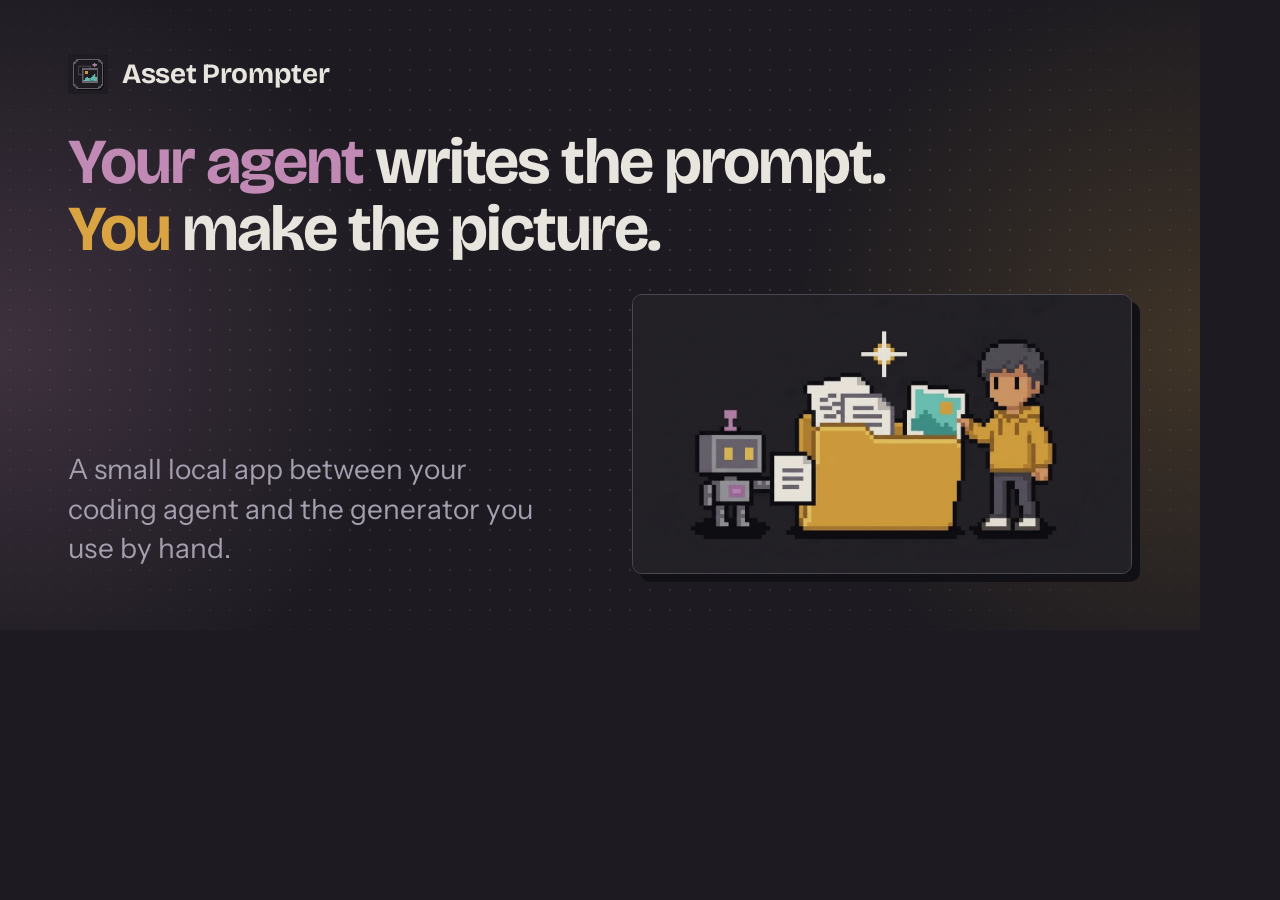
<file: tools/og.html>
<!doctype html>
<html lang="en">
  <head>
    <meta charset="utf-8" />
    <!-- A tool, published with the site but not a page of it: open it at 1200 by 630 and save a screenshot as assets/og.png,
         and with ?lang=sr as assets/og-sr.png, the picture of the Serbian page. -->
    <meta name="robots" content="noindex" />
    <title>Link preview picture (tool)</title>
    <style>
      /* The page's own font files (see the top of section 2 of styles.css): latin, and latin-ext for the Serbian letters
         with marks. */
      @font-face {
        font-family: "Bricolage Grotesque";
        font-style: normal;
        font-weight: 400 800;
        font-stretch: 100%;
        font-display: swap;
        src: url("../assets/fonts/bricolage-grotesque-v9-latin.woff2") format("woff2");
      }
      @font-face {
        font-family: "Instrument Sans";
        font-style: normal;
        font-weight: 400 600;
        font-stretch: 100%;
        font-display: swap;
        src: url("../assets/fonts/instrument-sans-v4-latin.woff2") format("woff2");
      }
      @font-face {
        font-family: "Bricolage Grotesque";
        font-style: normal;
        font-weight: 400 800;
        font-stretch: 100%;
        font-display: swap;
        src: url("../assets/fonts/bricolage-grotesque-v9-latin-ext.woff2") format("woff2");
        unicode-range: U+0100-024F;
      }
      @font-face {
        font-family: "Instrument Sans";
        font-style: normal;
        font-weight: 400 600;
        font-stretch: 100%;
        font-display: swap;
        src: url("../assets/fonts/instrument-sans-v4-latin-ext.woff2") format("woff2");
        unicode-range: U+0100-024F;
      }
      :root {
        --page: #1d1b21;
        --card: #26242b;
        --ink: #111014;
        --edge-strong: #4a4652;
        --text: #e8e4de;
        --muted: #a49faf;
        --agent: #c08ab5;
        --you: #d9a441;
      }
      * {
        box-sizing: border-box;
        margin: 0;
      }
      body {
        width: 1200px;
        height: 630px;
        overflow: hidden;
        background: var(--page);
        color: var(--text);
        font-family: "Instrument Sans", sans-serif;
      }
      .card {
        position: relative;
        display: flex;
        flex-direction: column;
        width: 1200px;
        height: 630px;
        padding: 54px 68px 56px;
      }
      /* The dot ground of the hero, fading toward the edges. */
      .card::before {
        content: "";
        position: absolute;
        inset: 0;
        background-image: radial-gradient(circle, rgb(232 228 222 / 0.13) 1px, transparent 1.6px);
        background-size: 20px 20px;
        mask-image: radial-gradient(ellipse 75% 80% at 50% 50%, #000 35%, transparent 100%);
      }
      .card::after {
        content: "";
        position: absolute;
        inset: 0;
        background:
          radial-gradient(ellipse 34% 60% at 0% 55%, rgb(192 138 181 / 0.2), transparent),
          radial-gradient(ellipse 34% 60% at 100% 55%, rgb(217 164 65 / 0.18), transparent);
      }
      .card > * {
        position: relative;
        z-index: 1;
      }
      .bottom {
        display: grid;
        grid-template-columns: 1fr 500px;
        gap: 48px;
        align-items: end;
        margin-top: auto;
      }
      .brand {
        display: flex;
        align-items: center;
        gap: 14px;
        font: 700 28px/1 "Bricolage Grotesque", sans-serif;
        letter-spacing: -0.012em;
      }
      .brand img {
        width: 40px;
        height: 40px;
        image-rendering: pixelated;
      }
      h1 {
        margin-top: 34px;
        font: 700 64px/1.05 "Bricolage Grotesque", sans-serif;
        letter-spacing: -0.03em;
      }
      h1 span {
        display: block;
      }
      .agent {
        color: var(--agent);
      }
      .you {
        color: var(--you);
      }
      p {
        max-width: 17em;
        padding-bottom: 6px;
        color: var(--muted);
        font-size: 28px;
        line-height: 1.4;
      }
      .pic {
        border: 1px solid var(--edge-strong);
        border-radius: 10px;
        overflow: hidden;
        background: var(--card);
        box-shadow: 8px 8px 0 var(--ink);
      }
      .pic img {
        display: block;
        width: 100%;
        aspect-ratio: 1280 / 714;
        object-fit: cover;
      }
    </style>
  </head>
  <body>
    <div class="card">
        <div class="brand"><img src="../assets/demo/app-icon-256.png" alt="" />Asset Prompter</div>
        <h1>
          <span><b class="agent">Your agent</b> writes the prompt.</span>
          <span><b class="you">You</b> make the picture.</span>
        </h1>
        <div class="bottom">
          <p>A small local app between your coding agent and the generator you use by hand.</p>
          <div class="pic"><img src="../assets/art/loop-relay.webp" alt="" /></div>
        </div>
    </div>
    <script>
      // ?lang=sr: the same picture in Serbian, in the words of the page (hero.h1, and hero.sub made short as here).
      if (/[?&]lang=sr\b/.test(location.search)) {
        document.documentElement.lang = "sr-Latn";
        document.querySelector("h1").innerHTML =
          '<span><b class="agent">Tvoj agent</b> piše prompt.</span> <span><b class="you">Ti</b> praviš sliku.</span>';
        document.querySelector("p").textContent = "Mala lokalna aplikacija između tvog agenta za programiranje i generatora koji koristiš ručno.";
      }
    </script>
  </body>
</html>
</file>
<file: styles.css>
/*
  Asset Prompter landing page, the "material, light and touch" version.

  The page wears the app's chrome: dark surfaces, thin edges, hard offset shadows, pixel glyphs and status tones.
  One rule runs through it: violet is the agent, mustard is you.
  On top of that sits one idea: light is a material. Surfaces have a lit inner edge, pictures are framed like objects,
  cards and pictures catch a soft light under the pointer, and the hero's marks sit in glass cubes.

  Contents
    1. Tokens            5. Light under the pointer     9. Compared with MCP     13. Install
    2. Base and type     6. Entrances                  10. The courier           14. Questions
    3. Buttons, tags     7. Hero and the hub           11. For the agent         15. Closing, footer
    4. Bar, grounds,     8. The loop                   12. Uses, trade-offs      16. Narrower screens
       frames                                                                    17. Reduced motion
                                                                                 18. Guides

  Motion animates transform and opacity only. Everything that hides something first sits under .motion,
  which main.js sets only when the reader has not asked for less motion, or in the load sequence of the hero,
  which is plain CSS and ends visible.
*/

/* ================= 1. Tokens ================= */

:root {
  color-scheme: dark;

  /* surfaces */
  --page: #1d1b21;
  --bar: #19171d;
  --card: #26242b;
  --card-hover: #2c2a32;
  --well: #1a181e;
  --ink: #111014;

  /* edges */
  --edge: #37343e;
  --edge-strong: #4a4652;
  --line: 1px solid var(--edge);
  --shadow: 4px 4px 0 var(--ink);
  --shadow-small: 2px 2px 0 var(--ink);
  --shadow-big: 8px 8px 0 var(--ink);
  --radius: 6px;

  /* text */
  --text: #e8e4de;
  --muted: #a49faf;
  --faint: #7d7887;

  /* status tones, as in the app */
  --generate: #d9a441;
  --review: #74a9d8;
  --agent: #c08ab5;
  --approved: #82bc7c;
  --image: #6cc4b8;

  --primary: #d9a441;
  --primary-hover: #e4b458;
  --on-primary: #1a1408;

  --display: "Bricolage Grotesque", "Bricolage Grotesque Fallback", "Segoe UI", system-ui, sans-serif;
  --body: "Instrument Sans", "Instrument Sans Fallback", system-ui, -apple-system, "Segoe UI", sans-serif;
  --mono: "Spline Sans Mono", "Spline Sans Mono Fallback", ui-monospace, "Cascadia Mono", Consolas, monospace;

  --wrap: 1180px;
  --bar-h: 52px;
  --ease: cubic-bezier(0.2, 0.7, 0.2, 1);
  --ease-out: cubic-bezier(0.16, 1, 0.3, 1);

  /* light: the lit inner edge of a surface, and the soft shadow that sits under the hard one */
  --hi: rgb(255 255 255 / 0.06);
  --hi-strong: rgb(255 255 255 / 0.13);
  --shadow-soft: 0 30px 44px -30px rgb(0 0 0 / 0.75);

  /* a fine grain for the grounds, drawn by the browser */
  --grain: url("data:image/svg+xml,%3Csvg xmlns='http://www.w3.org/2000/svg' width='180' height='180'%3E%3Cfilter id='n'%3E%3CfeTurbulence type='fractalNoise' baseFrequency='.85' numOctaves='2' stitchTiles='stitch'/%3E%3CfeColorMatrix values='0 0 0 0 1 0 0 0 0 1 0 0 0 0 1 .6 0 0 0 -.22'/%3E%3C/filter%3E%3Crect width='180' height='180' filter='url(%23n)' opacity='.1'/%3E%3C/svg%3E");
}

/* ================= 2. Base and type ================= */

/* The three fonts, served from assets/fonts/ (licences beside them): the files Google Fonts sends a current browser,
   with its rules unchanged. One file holds every weight of a family for one range of letters, and a browser fetches it
   only when the page uses one of them. The Vietnamese file is never used here and stays so the rules remain Google's.
   index.html preloads the two latin files the hero needs first. Serbian's letters with marks come from the -sr rules
   after Google's: the same glyphs cut out of the latin-ext files by tools/sr-fonts.mjs, a tenth of their bytes. */

/* vietnamese */
@font-face {
  font-family: "Bricolage Grotesque";
  font-style: normal;
  font-weight: 400 800;
  font-stretch: 100%;
  font-display: swap;
  src: url("assets/fonts/bricolage-grotesque-v9-vietnamese.woff2") format("woff2");
  unicode-range: U+0102-0103, U+0110-0111, U+0128-0129, U+0168-0169, U+01A0-01A1, U+01AF-01B0, U+0300-0301, U+0303-0304, U+0308-0309, U+0323, U+0329, U+1EA0-1EF9, U+20AB;
}

/* latin-ext */
@font-face {
  font-family: "Bricolage Grotesque";
  font-style: normal;
  font-weight: 400 800;
  font-stretch: 100%;
  font-display: swap;
  src: url("assets/fonts/bricolage-grotesque-v9-latin-ext.woff2") format("woff2");
  unicode-range: U+0100-02BA, U+02BD-02C5, U+02C7-02CC, U+02CE-02D7, U+02DD-02FF, U+0304, U+0308, U+0329, U+1D00-1DBF, U+1E00-1E9F, U+1EF2-1EFF, U+2020, U+20A0-20AB, U+20AD-20C4, U+2113, U+2C60-2C7F, U+A720-A7FF;
}

/* latin */
@font-face {
  font-family: "Bricolage Grotesque";
  font-style: normal;
  font-weight: 400 800;
  font-stretch: 100%;
  font-display: swap;
  src: url("assets/fonts/bricolage-grotesque-v9-latin.woff2") format("woff2");
  unicode-range: U+0000-00FF, U+0131, U+0152-0153, U+02BB-02BC, U+02C6, U+02DA, U+02DC, U+0304, U+0308, U+0329, U+2000-206F, U+20AC, U+2122, U+2191, U+2193, U+2212, U+2215, U+FEFF, U+FFFD;
}

/* latin-ext */
@font-face {
  font-family: "Instrument Sans";
  font-style: normal;
  font-weight: 400;
  font-stretch: 100%;
  font-display: swap;
  src: url("assets/fonts/instrument-sans-v4-latin-ext.woff2") format("woff2");
  unicode-range: U+0100-02BA, U+02BD-02C5, U+02C7-02CC, U+02CE-02D7, U+02DD-02FF, U+0304, U+0308, U+0329, U+1D00-1DBF, U+1E00-1E9F, U+1EF2-1EFF, U+2020, U+20A0-20AB, U+20AD-20C4, U+2113, U+2C60-2C7F, U+A720-A7FF;
}

/* latin */
@font-face {
  font-family: "Instrument Sans";
  font-style: normal;
  font-weight: 400;
  font-stretch: 100%;
  font-display: swap;
  src: url("assets/fonts/instrument-sans-v4-latin.woff2") format("woff2");
  unicode-range: U+0000-00FF, U+0131, U+0152-0153, U+02BB-02BC, U+02C6, U+02DA, U+02DC, U+0304, U+0308, U+0329, U+2000-206F, U+20AC, U+2122, U+2191, U+2193, U+2212, U+2215, U+FEFF, U+FFFD;
}

/* latin-ext */
@font-face {
  font-family: "Instrument Sans";
  font-style: normal;
  font-weight: 500;
  font-stretch: 100%;
  font-display: swap;
  src: url("assets/fonts/instrument-sans-v4-latin-ext.woff2") format("woff2");
  unicode-range: U+0100-02BA, U+02BD-02C5, U+02C7-02CC, U+02CE-02D7, U+02DD-02FF, U+0304, U+0308, U+0329, U+1D00-1DBF, U+1E00-1E9F, U+1EF2-1EFF, U+2020, U+20A0-20AB, U+20AD-20C4, U+2113, U+2C60-2C7F, U+A720-A7FF;
}

/* latin */
@font-face {
  font-family: "Instrument Sans";
  font-style: normal;
  font-weight: 500;
  font-stretch: 100%;
  font-display: swap;
  src: url("assets/fonts/instrument-sans-v4-latin.woff2") format("woff2");
  unicode-range: U+0000-00FF, U+0131, U+0152-0153, U+02BB-02BC, U+02C6, U+02DA, U+02DC, U+0304, U+0308, U+0329, U+2000-206F, U+20AC, U+2122, U+2191, U+2193, U+2212, U+2215, U+FEFF, U+FFFD;
}

/* latin-ext */
@font-face {
  font-family: "Instrument Sans";
  font-style: normal;
  font-weight: 600;
  font-stretch: 100%;
  font-display: swap;
  src: url("assets/fonts/instrument-sans-v4-latin-ext.woff2") format("woff2");
  unicode-range: U+0100-02BA, U+02BD-02C5, U+02C7-02CC, U+02CE-02D7, U+02DD-02FF, U+0304, U+0308, U+0329, U+1D00-1DBF, U+1E00-1E9F, U+1EF2-1EFF, U+2020, U+20A0-20AB, U+20AD-20C4, U+2113, U+2C60-2C7F, U+A720-A7FF;
}

/* latin */
@font-face {
  font-family: "Instrument Sans";
  font-style: normal;
  font-weight: 600;
  font-stretch: 100%;
  font-display: swap;
  src: url("assets/fonts/instrument-sans-v4-latin.woff2") format("woff2");
  unicode-range: U+0000-00FF, U+0131, U+0152-0153, U+02BB-02BC, U+02C6, U+02DA, U+02DC, U+0304, U+0308, U+0329, U+2000-206F, U+20AC, U+2122, U+2191, U+2193, U+2212, U+2215, U+FEFF, U+FFFD;
}

/* latin-ext */
@font-face {
  font-family: "Spline Sans Mono";
  font-style: normal;
  font-weight: 400;
  font-display: swap;
  src: url("assets/fonts/spline-sans-mono-v13-latin-ext.woff2") format("woff2");
  unicode-range: U+0100-02BA, U+02BD-02C5, U+02C7-02CC, U+02CE-02D7, U+02DD-02FF, U+0304, U+0308, U+0329, U+1D00-1DBF, U+1E00-1E9F, U+1EF2-1EFF, U+2020, U+20A0-20AB, U+20AD-20C4, U+2113, U+2C60-2C7F, U+A720-A7FF;
}

/* latin */
@font-face {
  font-family: "Spline Sans Mono";
  font-style: normal;
  font-weight: 400;
  font-display: swap;
  src: url("assets/fonts/spline-sans-mono-v13-latin.woff2") format("woff2");
  unicode-range: U+0000-00FF, U+0131, U+0152-0153, U+02BB-02BC, U+02C6, U+02DA, U+02DC, U+0304, U+0308, U+0329, U+2000-206F, U+20AC, U+2122, U+2191, U+2193, U+2212, U+2215, U+FEFF, U+FFFD;
}

/* latin-ext */
@font-face {
  font-family: "Spline Sans Mono";
  font-style: normal;
  font-weight: 500;
  font-display: swap;
  src: url("assets/fonts/spline-sans-mono-v13-latin-ext.woff2") format("woff2");
  unicode-range: U+0100-02BA, U+02BD-02C5, U+02C7-02CC, U+02CE-02D7, U+02DD-02FF, U+0304, U+0308, U+0329, U+1D00-1DBF, U+1E00-1E9F, U+1EF2-1EFF, U+2020, U+20A0-20AB, U+20AD-20C4, U+2113, U+2C60-2C7F, U+A720-A7FF;
}

/* latin */
@font-face {
  font-family: "Spline Sans Mono";
  font-style: normal;
  font-weight: 500;
  font-display: swap;
  src: url("assets/fonts/spline-sans-mono-v13-latin.woff2") format("woff2");
  unicode-range: U+0000-00FF, U+0131, U+0152-0153, U+02BB-02BC, U+02C6, U+02DA, U+02DC, U+0304, U+0308, U+0329, U+2000-206F, U+20AC, U+2122, U+2191, U+2193, U+2212, U+2215, U+FEFF, U+FFFD;
}

/* Serbian: Ć ć Č č Đ đ Š š Ž ž. Declared last, so they are tried first for these letters; any other letter of latin-ext
   still comes from Google's file. */
@font-face {
  font-family: "Bricolage Grotesque";
  font-style: normal;
  font-weight: 400 800;
  font-stretch: 100%;
  font-display: swap;
  src: url("assets/fonts/bricolage-grotesque-v9-sr.woff2") format("woff2");
  unicode-range: U+0106-0107, U+010C-010D, U+0110-0111, U+0160-0161, U+017D-017E;
}

@font-face {
  font-family: "Instrument Sans";
  font-style: normal;
  font-weight: 400;
  font-stretch: 100%;
  font-display: swap;
  src: url("assets/fonts/instrument-sans-v4-sr.woff2") format("woff2");
  unicode-range: U+0106-0107, U+010C-010D, U+0110-0111, U+0160-0161, U+017D-017E;
}

@font-face {
  font-family: "Instrument Sans";
  font-style: normal;
  font-weight: 500;
  font-stretch: 100%;
  font-display: swap;
  src: url("assets/fonts/instrument-sans-v4-sr.woff2") format("woff2");
  unicode-range: U+0106-0107, U+010C-010D, U+0110-0111, U+0160-0161, U+017D-017E;
}

@font-face {
  font-family: "Instrument Sans";
  font-style: normal;
  font-weight: 600;
  font-stretch: 100%;
  font-display: swap;
  src: url("assets/fonts/instrument-sans-v4-sr.woff2") format("woff2");
  unicode-range: U+0106-0107, U+010C-010D, U+0110-0111, U+0160-0161, U+017D-017E;
}

@font-face {
  font-family: "Spline Sans Mono";
  font-style: normal;
  font-weight: 400;
  font-display: swap;
  src: url("assets/fonts/spline-sans-mono-v13-sr.woff2") format("woff2");
  unicode-range: U+0106-0107, U+010C-010D, U+0110-0111, U+0160-0161, U+017D-017E;
}

@font-face {
  font-family: "Spline Sans Mono";
  font-style: normal;
  font-weight: 500;
  font-display: swap;
  src: url("assets/fonts/spline-sans-mono-v13-sr.woff2") format("woff2");
  unicode-range: U+0106-0107, U+010C-010D, U+0110-0111, U+0160-0161, U+017D-017E;
}

/* While a font is on its way, the text stands in Arial (Liberation Sans or Arimo on Linux and ChromeOS, Helvetica
   where there is no Arial) or Courier New (Liberation Mono, Cousine), sized to take the room the font will take, so
   that the page moves as little as it can when the font comes in. Each size-adjust is how wide the page's own text is in
   the font against the stand-in, laid out at 360 to 1920 px in both languages; the ascent and descent are the font's
   (hhea, the same as its typo metrics), divided by it. The range is only the letters all three fonts have: any other
   still falls to the system's font, as without these rules, so the page looks the same once the fonts are in.
   On a system without any of these (Android), the next font in the list stands in, as before. */
@font-face {
  font-family: "Bricolage Grotesque Fallback";
  font-weight: 100 900;
  src: local("Arial Bold"), local("Arial-BoldMT"), local("Liberation Sans Bold"), local("LiberationSans-Bold"), local("Arimo Bold"), local("Arimo-Bold"), local("Helvetica Bold"), local("Helvetica-Bold");
  size-adjust: 100.0%;
  ascent-override: 93.00%;
  descent-override: 27.00%;
  line-gap-override: 0%;
  unicode-range: U+0020-007E, U+00A0-00A3, U+00A5, U+00A7-00AB, U+00AE-00B0, U+00B4, U+00B6-00B8, U+00BA-00BB, U+00BF-0107, U+010A-0113, U+0116-011B, U+011E-0123, U+0126-0127, U+012A-012B, U+012E-0133, U+0136-0137, U+0139-013E, U+0141-0148, U+014A-014D, U+0150-015B, U+015E-0161, U+0164-0165, U+016A-017E, U+0218-021B, U+0237, U+2013-2014, U+2018-201A, U+201C-201E, U+2022, U+2026, U+2039-203A;
}

@font-face {
  font-family: "Instrument Sans Fallback";
  font-weight: 100 449;
  src: local("Arial"), local("ArialMT"), local("Liberation Sans"), local("LiberationSans"), local("Arimo"), local("Helvetica");
  size-adjust: 102.5%;
  ascent-override: 94.63%;
  descent-override: 24.39%;
  line-gap-override: 0%;
  unicode-range: U+0020-007E, U+00A0-00A3, U+00A5, U+00A7-00AB, U+00AE-00B0, U+00B4, U+00B6-00B8, U+00BA-00BB, U+00BF-0107, U+010A-0113, U+0116-011B, U+011E-0123, U+0126-0127, U+012A-012B, U+012E-0133, U+0136-0137, U+0139-013E, U+0141-0148, U+014A-014D, U+0150-015B, U+015E-0161, U+0164-0165, U+016A-017E, U+0218-021B, U+0237, U+2013-2014, U+2018-201A, U+201C-201E, U+2022, U+2026, U+2039-203A;
}

@font-face {
  font-family: "Instrument Sans Fallback";
  font-weight: 450 549;
  src: local("Arial"), local("ArialMT"), local("Liberation Sans"), local("LiberationSans"), local("Arimo"), local("Helvetica");
  size-adjust: 105.0%;
  ascent-override: 92.38%;
  descent-override: 23.81%;
  line-gap-override: 0%;
  unicode-range: U+0020-007E, U+00A0-00A3, U+00A5, U+00A7-00AB, U+00AE-00B0, U+00B4, U+00B6-00B8, U+00BA-00BB, U+00BF-0107, U+010A-0113, U+0116-011B, U+011E-0123, U+0126-0127, U+012A-012B, U+012E-0133, U+0136-0137, U+0139-013E, U+0141-0148, U+014A-014D, U+0150-015B, U+015E-0161, U+0164-0165, U+016A-017E, U+0218-021B, U+0237, U+2013-2014, U+2018-201A, U+201C-201E, U+2022, U+2026, U+2039-203A;
}

@font-face {
  font-family: "Instrument Sans Fallback";
  font-weight: 550 900;
  src: local("Arial Bold"), local("Arial-BoldMT"), local("Liberation Sans Bold"), local("LiberationSans-Bold"), local("Arimo Bold"), local("Arimo-Bold"), local("Helvetica Bold"), local("Helvetica-Bold");
  size-adjust: 95.5%;
  ascent-override: 101.57%;
  descent-override: 26.18%;
  line-gap-override: 0%;
  unicode-range: U+0020-007E, U+00A0-00A3, U+00A5, U+00A7-00AB, U+00AE-00B0, U+00B4, U+00B6-00B8, U+00BA-00BB, U+00BF-0107, U+010A-0113, U+0116-011B, U+011E-0123, U+0126-0127, U+012A-012B, U+012E-0133, U+0136-0137, U+0139-013E, U+0141-0148, U+014A-014D, U+0150-015B, U+015E-0161, U+0164-0165, U+016A-017E, U+0218-021B, U+0237, U+2013-2014, U+2018-201A, U+201C-201E, U+2022, U+2026, U+2039-203A;
}

@font-face {
  font-family: "Spline Sans Mono Fallback";
  font-weight: 100 900;
  src: local("Courier New"), local("CourierNewPSMT"), local("Liberation Mono"), local("LiberationMono"), local("Cousine");
  size-adjust: 100.0%;
  ascent-override: 96.35%;
  descent-override: 23.65%;
  line-gap-override: 0%;
  unicode-range: U+0020-007E, U+00A0-00A3, U+00A5, U+00A7-00AB, U+00AE-00B0, U+00B4, U+00B6-00B8, U+00BA-00BB, U+00BF-0107, U+010A-0113, U+0116-011B, U+011E-0123, U+0126-0127, U+012A-012B, U+012E-0133, U+0136-0137, U+0139-013E, U+0141-0148, U+014A-014D, U+0150-015B, U+015E-0161, U+0164-0165, U+016A-017E, U+0218-021B, U+0237, U+2013-2014, U+2018-201A, U+201C-201E, U+2022, U+2026, U+2039-203A;
}

*,
*::before,
*::after {
  box-sizing: border-box;
}

html {
  scroll-behavior: smooth;
  scroll-padding-top: 72px;
}

body {
  margin: 0;
  background: var(--page);
  color: var(--text);
  font: 17px/1.6 var(--body);
  -webkit-font-smoothing: antialiased;
  text-rendering: optimizeLegibility;
}

h1,
h2,
h3,
p,
ul,
ol,
dl,
dt,
dd,
figure,
pre {
  margin: 0;
  padding: 0;
}

ul,
ol {
  list-style: none;
}

img,
video {
  display: block;
  max-width: 100%;
  height: auto;
}

a {
  color: inherit;
}

button {
  font: inherit;
  color: inherit;
  cursor: pointer;
}

/* Every pressable thing here answers the press itself (:active), so the browser's grey tap flash is not needed. */
a,
button,
summary {
  -webkit-tap-highlight-color: transparent;
}

code,
pre {
  font-family: var(--mono);
}

::selection {
  background: color-mix(in srgb, var(--generate) 42%, transparent);
  color: #fff;
}

:focus-visible {
  outline: 2px solid var(--primary);
  outline-offset: 3px;
}

/* The scrollbar in the page's colours: a quiet thumb that turns mustard when it is held. */
html {
  scrollbar-color: var(--edge-strong) var(--bar);
}

::-webkit-scrollbar {
  width: 12px;
  height: 12px;
}

::-webkit-scrollbar-track {
  background: var(--bar);
}

::-webkit-scrollbar-thumb {
  background: var(--edge-strong);
  border: 3px solid var(--bar);
  border-radius: 999px;
}

::-webkit-scrollbar-thumb:hover {
  background: var(--faint);
}

::-webkit-scrollbar-thumb:active {
  background: var(--primary);
}

.sprite {
  position: absolute;
  width: 0;
  height: 0;
  overflow: hidden;
}

/* Pixel glyphs: crisp, never smoothed. */
.icon {
  flex: none;
  fill: currentColor;
  shape-rendering: crispEdges;
}

.logo {
  flex: none;
  shape-rendering: crispEdges;
}

.px {
  image-rendering: pixelated;
}

.skip {
  position: absolute;
  left: 12px;
  top: -60px;
  z-index: 100;
  padding: 8px 12px;
  background: var(--primary);
  color: var(--on-primary);
  border-radius: var(--radius);
  font-weight: 600;
}

.skip:focus {
  top: 12px;
}

.wrap {
  width: min(var(--wrap), 100% - 48px);
  margin-inline: auto;
}

/* The two voices, and the app writing on its own. */
.who-agent,
.by-agent {
  --tone: var(--agent);
}

.who-you,
.by-you {
  --tone: var(--generate);
}

.by-app {
  --tone: var(--muted);
}

.who-agent,
.who-you {
  color: var(--tone);
}

/* In the headline and in a lead, a voice is underlined in its colour. With motion the line is drawn once. */
h1 .who-agent,
h1 .who-you,
.lead .who-agent,
.lead .who-you {
  position: relative;
  display: inline-block;
}

h1 .who-agent::after,
h1 .who-you::after,
.lead .who-agent::after,
.lead .who-you::after {
  content: "";
  position: absolute;
  inset: auto 0 -0.07em;
  height: max(2px, 0.05em);
  background: var(--tone);
  opacity: 0.65;
  transform-origin: left;
  transition: transform 0.7s var(--ease-out) 0.45s;
}

.motion [data-reveal-group]:not(.is-in) .lead .who-agent::after,
.motion [data-reveal-group]:not(.is-in) .lead .who-you::after {
  transform: scaleX(0);
}

.motion [data-reveal-group].is-in .lead .who-you::after {
  transition-delay: 0.65s;
}

/* Tones for tags, cards and notes. */
.t-generate {
  --tone: var(--generate);
}
.t-agent {
  --tone: var(--agent);
}
.t-review {
  --tone: var(--review);
}
.t-approved {
  --tone: var(--approved);
}

/* Display type: tight at large sizes, where Bricolage opens its counters, and looser as it gets small. */
h1,
h2,
.h-sub {
  font-family: var(--display);
  font-weight: 700;
  font-optical-sizing: auto;
  text-wrap: balance;
}

h1 {
  font-size: clamp(2.2rem, 5.5vw, 4.5rem);
  font-weight: 740;
  line-height: 1.06;
  letter-spacing: -0.028em;
}

h1 .line {
  display: block;
}

h2 {
  font-size: clamp(1.9rem, 3.7vw, 3rem);
  line-height: 1.1;
  letter-spacing: -0.022em;
}

.h-sub {
  font-size: clamp(1.5rem, 2.5vw, 2.05rem);
  line-height: 1.16;
  letter-spacing: -0.016em;
}

h3 {
  font: 700 19px/1.25 var(--display);
  letter-spacing: -0.008em;
}

.lead {
  max-width: 50ch;
  margin-top: 18px;
  color: var(--muted);
  font-size: clamp(17.5px, 1.5vw, 20.5px);
  line-height: 1.5;
  text-wrap: pretty;
}

/* A centred section heading with its one or two sentences. */
.head {
  max-width: 900px;
  margin-inline: auto;
  text-align: center;
}

.head .lead {
  margin-inline: auto;
  text-wrap: balance;
}

.pane-label {
  margin-bottom: 12px;
  color: var(--text);
  font: 500 12px/1.4 var(--mono);
  letter-spacing: 0.08em;
  text-transform: uppercase;
}

.fine {
  max-width: 60ch;
  margin-top: 26px;
  color: var(--faint);
  font-size: 13px;
  line-height: 1.55;
  text-wrap: pretty;
}

.plain-list {
  display: grid;
  gap: 12px;
  margin-top: 18px;
  color: var(--text);
}

.plain-list li {
  position: relative;
  padding-left: 24px;
}

.plain-list li::before {
  content: "";
  position: absolute;
  left: 2px;
  top: 0.62em;
  width: 8px;
  height: 2px;
  background: var(--edge-strong);
}

/* ================= 3. Buttons, tags ================= */

/* As in the app: a hard shadow the button is pressed into. Here it also rises a pixel toward the pointer first. */
.btn {
  position: relative;
  display: inline-flex;
  align-items: center;
  gap: 8px;
  overflow: hidden;
  background: var(--card-hover);
  border: 1px solid var(--edge-strong);
  border-radius: var(--radius);
  box-shadow:
    var(--shadow-small),
    inset 0 1px 0 var(--hi);
  padding: 6px 12px;
  font-weight: 600;
  font-size: 14px;
  line-height: 1.4;
  white-space: nowrap;
  text-decoration: none;
  transition:
    transform 0.16s var(--ease-out),
    box-shadow 0.16s var(--ease-out),
    background-color 0.2s ease,
    border-color 0.2s ease,
    color 0.2s ease;
}

@media (hover: hover) and (pointer: fine) {
  .btn:hover {
    background: #35323c;
    border-color: #5c5764;
    transform: translate(-1px, -1px);
    box-shadow:
      3px 3px 0 var(--ink),
      inset 0 1px 0 var(--hi-strong);
  }
}

.btn:active {
  transform: translate(2px, 2px);
  box-shadow:
    0 0 0 var(--ink),
    inset 0 1px 0 transparent;
  transition-duration: 0.05s;
}

.btn-primary {
  background: linear-gradient(180deg, #e2b351, var(--primary) 62%);
  border-color: var(--primary);
  color: var(--on-primary);
  box-shadow:
    var(--shadow-small),
    inset 0 1px 0 rgb(255 255 255 / 0.42);
}

/* A band of light that crosses the primary button once when the pointer arrives. */
.btn-primary::after {
  content: "";
  position: absolute;
  inset: -2px -40%;
  background: linear-gradient(105deg, transparent 40%, rgb(255 255 255 / 0.5) 50%, transparent 60%);
  transform: translateX(-75%);
  pointer-events: none;
}

@media (hover: hover) and (pointer: fine) {
  .btn-primary:hover {
    background: linear-gradient(180deg, #eabd5f, var(--primary-hover) 62%);
    border-color: var(--primary-hover);
    box-shadow:
      3px 3px 0 var(--ink),
      inset 0 1px 0 rgb(255 255 255 / 0.5);
  }

  .btn-primary:hover::after {
    transform: translateX(75%);
    transition: transform 0.75s var(--ease-out);
  }
}

.btn-lg {
  padding: 12px 20px;
  font-size: 16px;
  box-shadow:
    var(--shadow),
    inset 0 1px 0 var(--hi);
}

.btn-primary.btn-lg {
  box-shadow:
    var(--shadow),
    inset 0 1px 0 rgb(255 255 255 / 0.42);
}

@media (hover: hover) and (pointer: fine) {
  .btn-lg:hover {
    box-shadow:
      5px 5px 0 var(--ink),
      inset 0 1px 0 var(--hi-strong);
  }

  .btn-primary.btn-lg:hover {
    box-shadow:
      5px 5px 0 var(--ink),
      inset 0 1px 0 rgb(255 255 255 / 0.5);
  }
}

.btn-lg:active {
  transform: translate(4px, 4px);
}

.btn-sm {
  padding: 4px 9px;
  font-size: 12.5px;
  gap: 6px;
}

/* status tag and version chip */
.tag {
  display: inline-flex;
  align-items: center;
  gap: 6px;
  background: color-mix(in srgb, var(--tone) 14%, transparent);
  color: var(--tone);
  border-radius: 999px;
  padding: 0 10px 0 8px;
  font-weight: 600;
  font-size: 12px;
  line-height: 22px;
  letter-spacing: 0.01em;
  white-space: nowrap;
  transition:
    background-color 0.3s ease,
    color 0.3s ease;
}

.chip {
  display: inline-flex;
  align-items: center;
  padding: 0 10px;
  background: color-mix(in srgb, var(--text) 10%, transparent);
  border-radius: 999px;
  font-weight: 600;
  font-size: 12px;
  line-height: 22px;
  white-space: nowrap;
}

/* ================= 4. Bar, grounds, frames ================= */

.bar {
  position: sticky;
  top: 0;
  z-index: 40;
  display: flex;
  align-items: center;
  gap: 12px;
  min-height: var(--bar-h);
  padding: 9px 20px;
  background: var(--bar);
  border-bottom: var(--line);
  transition:
    background-color 0.3s ease,
    border-color 0.3s ease;
}

/* With the script it is clear glass over the hero and frosted once the page has moved under it. */
@supports (backdrop-filter: blur(1px)) or (-webkit-backdrop-filter: blur(1px)) {
  .js .bar {
    background: color-mix(in srgb, var(--bar) 82%, transparent);
    -webkit-backdrop-filter: blur(12px) saturate(1.3);
    backdrop-filter: blur(12px) saturate(1.3);
  }
}

/* A reader who asked for less transparency, or more contrast, gets a solid bar; with more contrast its edge is drawn harder. */
@media (prefers-reduced-transparency: reduce), (prefers-contrast: more) {
  .js .bar.is-stuck {
    background: var(--bar);
    -webkit-backdrop-filter: none;
    backdrop-filter: none;
  }
}

@media (prefers-contrast: more) {
  .js .bar.is-stuck {
    border-bottom-color: var(--edge-strong);
  }
}

.js .bar:not(.is-stuck) {
  background: transparent;
  border-bottom-color: transparent;
  -webkit-backdrop-filter: none;
  backdrop-filter: none;
}

/* The light on the bar's lower edge. */
.bar::after {
  content: "";
  position: absolute;
  inset: auto 0 -1px;
  height: 1px;
  background: linear-gradient(90deg, transparent, var(--hi-strong) 30%, var(--hi-strong) 70%, transparent);
  pointer-events: none;
  transition: opacity 0.3s ease;
}

.js .bar:not(.is-stuck)::after {
  opacity: 0;
}

/* How far down the page the reader is: a thread along the lower edge of the window, violet at its tail
   and mustard at its head, as in the hero. Where the browser can, the scroll itself drives it; elsewhere main.js
   writes --read (0 to 1) on it. Without either the thread stays out of sight. It is outside the bar, whose backdrop-filter would hold a fixed child inside it. */
.read-progress {
  position: fixed;
  inset: auto 0 0;
  z-index: 40;
  height: 3px;
  overflow: hidden;
  pointer-events: none;
}

.read-progress::before {
  content: "";
  position: absolute;
  inset: 0;
  background: linear-gradient(
    90deg,
    var(--agent),
    var(--primary) 78%,
    color-mix(in srgb, var(--primary) 45%, white) 100%
  );
  transform: translateX(calc((var(--read, 0) - 1) * 100%));
  will-change: transform;
}

@keyframes read {
  from {
    transform: translateX(-100%);
  }
  to {
    transform: none;
  }
}

@supports (animation-timeline: scroll()) {
  .read-progress::before {
    animation: read linear both;
    animation-timeline: scroll(root);
  }
}

.brand {
  display: inline-flex;
  align-items: center;
  gap: 9px;
  font: 700 17px/1 var(--display);
  letter-spacing: -0.012em;
  text-decoration: none;
  white-space: nowrap;
}

.bar-links {
  display: flex;
  gap: 2px;
  margin-left: 20px;
}

.bar-links a {
  position: relative;
  padding: 6px 11px;
  border-radius: 5px;
  color: var(--muted);
  font-size: 14.5px;
  font-weight: 500;
  text-decoration: none;
  transition:
    color 0.2s ease,
    background-color 0.2s ease,
    transform 0.16s var(--ease-out);
}

.bar-links a:active {
  transform: scale(0.97);
}

/* The mark under the link of the section in view. */
.bar-links a::after {
  content: "";
  position: absolute;
  left: 11px;
  right: 11px;
  bottom: 1px;
  height: 2px;
  background: var(--primary);
  transform: scaleX(0);
  transform-origin: left;
  transition: transform 0.3s var(--ease-out);
}

@media (hover: hover) and (pointer: fine) {
  .bar-links a:hover {
    background: color-mix(in srgb, var(--text) 7%, transparent);
    color: var(--text);
  }
}

.bar-links a[aria-current] {
  color: var(--text);
}

.bar-links a[aria-current]::after {
  transform: none;
}

.bar-right {
  margin-left: auto;
  display: flex;
  gap: 10px;
}

/* The link to the repository asks for a star: the star is mustard and grows a little under the pointer. */
.bar-github .icon {
  color: var(--primary);
  transition: transform 0.28s var(--ease-out);
}

@media (hover: hover) and (pointer: fine) {
  .bar-github:hover .icon {
    transform: scale(1.18);
  }
}

/* The language menu: a button with the current language, and under it a small card with the two.
   Its items are links to the page in each language. The script at the top of index.html sets .i18n on <html>, and
   main.js runs the menu; without them the menu is not shown. */
.lang {
  position: relative;
  display: none;
}

.i18n .lang {
  display: flex;
}

.lang-btn {
  gap: 7px;
}

.lang-btn > .icon:first-child {
  color: var(--muted);
}

.lang-caret {
  color: var(--faint);
  transform: rotate(90deg);
  transition: transform 0.25s var(--ease-out);
}

.lang-btn[aria-expanded="true"] .lang-caret {
  transform: rotate(-90deg);
}

.lang-menu {
  position: absolute;
  top: calc(100% + 8px);
  right: 0;
  min-width: 152px;
  padding: 4px;
  background: var(--card);
  border: 1px solid var(--edge-strong);
  border-radius: var(--radius);
  box-shadow:
    var(--shadow),
    var(--shadow-soft),
    inset 0 1px 0 var(--hi);
}

.lang-menu a {
  display: flex;
  align-items: center;
  justify-content: space-between;
  gap: 16px;
  width: 100%;
  padding: 7px 10px;
  background: none;
  border: 0;
  border-radius: 4px;
  color: var(--muted);
  font-size: 14.5px;
  font-weight: 500;
  line-height: 1.4;
  text-align: left;
  text-decoration: none;
  transition:
    color 0.2s ease,
    background-color 0.2s ease,
    transform 0.16s var(--ease-out);
}

.lang-menu a:active {
  transform: scale(0.97);
}

.lang-menu a:focus-visible {
  outline-offset: -2px;
}

@media (hover: hover) and (pointer: fine) {
  .lang-menu a:hover {
    background: color-mix(in srgb, var(--text) 7%, transparent);
    color: var(--text);
  }
}

/* The language in use carries the check. */
.lang-menu .icon {
  color: var(--primary);
  visibility: hidden;
}

.lang-menu [aria-checked="true"] {
  color: var(--text);
}

.lang-menu [aria-checked="true"] .icon {
  visibility: visible;
}

@media (prefers-reduced-motion: no-preference) {
  .lang-menu {
    transform-origin: top right;
    animation: lang-open 0.22s var(--ease-out);
  }

  @keyframes lang-open {
    from {
      opacity: 0;
      transform: translateY(-4px) scale(0.97);
    }
  }
}

/* Beside the section links there is room for "Star" only, and on the narrowest of those screens for the star alone,
   with the links and the language button drawn closer. The widths are set for Serbian, whose words are longer.
   On a phone narrower than 390px the star gives way to the language and Install. */
@media (max-width: 1200px) and (min-width: 1021px) {
  .bar-github-on {
    display: none;
  }
}

@media (max-width: 1110px) and (min-width: 1021px) {
  .bar-links {
    margin-left: 8px;
  }

  .bar-links a {
    padding-inline: 8px;
  }

  .bar-links a::after {
    left: 8px;
    right: 8px;
  }

  .bar-github-text,
  .lang-caret {
    display: none;
  }

  .bar-github {
    padding-inline: 10px;
  }
}

@media (max-width: 389px) {
  .bar-github {
    display: none;
  }
}

/* Sections: generous, even vertical space. Every ground has a fine grain. */
.hero,
.section {
  position: relative;
  background-image: var(--grain);
}

.section {
  padding-block: clamp(84px, 10.5vw, 152px);
}

/* The halves of the use cards start past the page's edge; the section cuts that off, not the window. */
#uses {
  overflow-x: clip;
}

/* The band is lit from above: a bright line along its top edge and a faint wash under it. */
.band {
  background-color: var(--bar);
  border-block: var(--line);
}

.band::before {
  content: "";
  position: absolute;
  inset: -1px 0 auto;
  height: 1px;
  background: linear-gradient(90deg, transparent 6%, rgb(255 255 255 / 0.16) 50%, transparent 94%);
  pointer-events: none;
}

.band::after {
  content: "";
  position: absolute;
  inset: 0 0 auto;
  height: min(440px, 70%);
  background: radial-gradient(ellipse 48% 100% at 50% 0, rgb(255 255 255 / 0.045), transparent 72%);
  pointer-events: none;
}

.section > .wrap {
  position: relative;
  z-index: 1;
}

/* A picture is an object: an outer edge, a lit inner one, the app's hard shadow and a soft one under it. */
.art,
.appshot,
.video,
.row-pic,
.pipe-pic,
.use-pic,
.use-text {
  position: relative;
  overflow: hidden;
  background: var(--card);
  border: 1px solid var(--edge-strong);
  border-radius: 8px;
  box-shadow:
    var(--shadow),
    var(--shadow-soft);
}

.art::after,
.appshot::after,
.video::after,
.row-pic::after,
.pipe-pic::after,
.use-pic::after,
.use-text::after {
  content: "";
  position: absolute;
  inset: 0;
  z-index: 2;
  border-radius: 7px;
  box-shadow:
    inset 0 0 0 1px var(--hi),
    inset 0 1px 0 var(--hi-strong);
  pointer-events: none;
}

/* A generated picture in its frame, or the slot it is still waiting in. */
.art {
  aspect-ratio: 1280 / 714;
}

.art.is-4x3 {
  aspect-ratio: 960 / 716;
}

.art img,
.art video {
  width: 100%;
  height: 100%;
  object-fit: cover;
}

.art.is-missing {
  display: grid;
  place-content: center;
  justify-items: center;
  gap: 8px;
  padding: 16px;
  background: color-mix(in srgb, var(--generate) 3%, var(--well));
  border: 1px dashed color-mix(in srgb, var(--generate) 55%, var(--edge));
  box-shadow: none;
  text-align: center;
}

.art.is-missing::after {
  content: none;
}

.art.is-missing img,
.art.is-missing video {
  display: none;
}

.art-slot {
  font: 700 17px/1.2 var(--display);
}

.art-hint {
  max-width: 34ch;
  color: var(--faint);
  font-size: 13px;
  line-height: 1.4;
}

/* ================= 5. Light under the pointer ================= */

/* main.js writes --mx and --my, the pointer's place over the surface. Without them the light falls from the top edge. */

/* On an illustration (.art): a soft glare, as on a print under a lamp. Screenshots and results are left alone,
   with no glare and no leaning, so what they show stays readable under the pointer. */
.art:not(.is-missing)::before {
  content: "";
  position: absolute;
  inset: 0;
  z-index: 1;
  background: radial-gradient(460px circle at var(--mx, 50%) var(--my, 0%), rgb(255 255 255 / 0.11), transparent 62%);
  opacity: 0;
  pointer-events: none;
  transition: opacity 0.38s ease;
}

/* The clip in the pipeline of three pictures is there to be read, like the two beside it. */
.pipe .art::before {
  content: none;
}

/* On a surface marked data-lit: only its edge catches the light (::before). The ground stays as it is, since it holds text. */
[data-lit] {
  --lit: #fff;
  position: relative;
  isolation: isolate;
}

[data-lit]::before {
  content: "";
  position: absolute;
  inset: -1px;
  z-index: 1;
  padding: 1px;
  border-radius: inherit;
  background: radial-gradient(260px circle at var(--mx, 50%) var(--my, 0%), color-mix(in srgb, var(--lit) 80%, #fff), transparent 72%);
  -webkit-mask:
    linear-gradient(#000 0 0) content-box,
    linear-gradient(#000 0 0);
  -webkit-mask-composite: xor;
  mask:
    linear-gradient(#000 0 0) content-box exclude,
    linear-gradient(#000 0 0);
  opacity: 0;
  pointer-events: none;
  transition: opacity 0.38s ease;
}

@media (hover: hover) and (pointer: fine) {
  .art:hover::before,
  [data-lit]:hover::before {
    opacity: 1;
  }
}

/* ================= 6. Entrances ================= */

/* Each plays once. The end state is the element's own, so nothing here has to be undone. */
@keyframes rise {
  from {
    opacity: 0;
    transform: translate3d(0, 16px, 0);
  }
}

@keyframes fade {
  from {
    opacity: 0;
  }
}

.motion [data-reveal]:not(.is-in),
.motion [data-reveal-group]:not(.is-in) > * {
  opacity: 0;
}

.motion [data-reveal].is-in {
  animation: rise 0.75s var(--ease-out) backwards;
}

/* A group brings its children in one after another. */
.motion [data-reveal-group].is-in > * {
  animation: rise 0.75s var(--ease-out) backwards;
  animation-delay: calc(var(--n, 0) * 75ms);
}

/* After a change of language the page opens where the reader was: what was seen already stands where it is
   (main.js adds .is-shown with .is-in), and nothing moves into its state on the way (.lang-settling, for two frames). */
.motion [data-reveal].is-shown,
.motion [data-reveal-group].is-shown > * {
  animation: none;
}

.lang-settling *,
.lang-settling *::before,
.lang-settling *::after {
  transition: none !important;
}

[data-reveal-group] > :nth-child(2) {
  --n: 1;
}
[data-reveal-group] > :nth-child(3) {
  --n: 2;
}
[data-reveal-group] > :nth-child(4) {
  --n: 3;
}
[data-reveal-group] > :nth-child(5) {
  --n: 4;
}
[data-reveal-group] > :nth-child(6) {
  --n: 5;
}
[data-reveal-group] > :nth-child(7) {
  --n: 6;
}
[data-reveal-group] > :nth-child(n + 8) {
  --n: 7;
}

/* ================= 7. Hero and the hub ================= */

.hero {
  /* The dot field behind the hub is wider than the column; it must not widen the page. */
  overflow-x: clip;
  padding-block: clamp(48px, 6.2vw, 88px) clamp(76px, 9.5vw, 136px);
  text-align: center;
}

/* The two coloured voices in the headline give off a little of their colour. */
.hero h1 .who-agent,
.hero h1 .who-you {
  text-shadow: 0 0 42px color-mix(in srgb, var(--tone) 38%, transparent);
}

.hero-sub {
  max-width: 50ch;
  margin: clamp(18px, 2vw, 26px) auto 0;
  color: var(--muted);
  font-size: clamp(17.5px, 1.6vw, 21px);
  line-height: 1.5;
  text-wrap: balance;
}

.cta,
.hero-cta {
  display: flex;
  flex-wrap: wrap;
  justify-content: center;
  gap: 14px;
}

.cta {
  margin-top: clamp(26px, 3vw, 36px);
}

.hero-facts {
  display: flex;
  flex-wrap: wrap;
  justify-content: center;
  gap: 6px 22px;
  margin-top: 24px;
  color: var(--faint);
  font-size: 14px;
}

.hero-facts li {
  display: flex;
  align-items: center;
  gap: 9px;
}

.hero-facts li::before {
  content: "";
  width: 4px;
  height: 4px;
  background: var(--edge-strong);
}

/* ---- the message for an agent, in a small window with a Copy button ---- */

.ask {
  --lit: var(--agent);
  background: color-mix(in srgb, var(--well) 90%, transparent);
  border: 1px solid color-mix(in srgb, var(--agent) 45%, var(--edge-strong));
  border-radius: 8px;
  box-shadow:
    var(--shadow),
    inset 0 1px 0 var(--hi);
  text-align: left;
  transition: border-color 0.3s ease;
}

.ask-bar {
  display: flex;
  align-items: center;
  gap: 9px;
  padding: 7px 8px 7px 14px;
  border-bottom: var(--line);
  color: var(--agent);
  font: 600 13.5px/1.3 var(--body);
}

.ask-bar .btn {
  margin-left: auto;
  color: var(--text);
}

.copy-btn {
  min-width: 86px;
  justify-content: center;
}

/* Copied looks as it does in the app: green, with a check. */
.ask-bar .copy-btn.is-copied {
  background: color-mix(in srgb, var(--approved) 14%, var(--card));
  border-color: color-mix(in srgb, var(--approved) 70%, var(--edge));
  color: var(--approved);
}

@keyframes pop {
  from {
    opacity: 0;
    transform: scale(0.7);
  }
}

.copy-btn.is-copied .icon {
  animation: pop 0.32s var(--ease-out);
}

.ask-text {
  position: relative;
  padding: 12px 14px 14px;
  color: var(--text);
  font: 13.5px/1.6 var(--mono);
  overflow-wrap: anywhere;
  /* One click takes the whole message. */
  -webkit-user-select: all;
  user-select: all;
}

/* The "> " is drawn, not read: the second rule gives it no text for screen readers; browsers without the "/ alt"
   form drop that rule and keep the first. */
.ask-text::before {
  content: "> ";
  content: "> " / "";
  color: var(--agent);
}

/* What was copied lights up for a moment, from the first letter to the last. */
.ask-text::after {
  content: "";
  position: absolute;
  inset: 7px 8px 9px;
  z-index: -1;
  background: color-mix(in srgb, var(--approved) 16%, transparent);
  border-radius: 4px;
  opacity: 0;
  transform-origin: left;
  pointer-events: none;
}

@keyframes ask-taken {
  0% {
    opacity: 1;
    transform: scaleX(0);
  }
  30%,
  70% {
    opacity: 1;
    transform: none;
  }
  100% {
    opacity: 0;
    transform: none;
  }
}

.ask.is-copied {
  border-color: color-mix(in srgb, var(--approved) 60%, var(--edge-strong));
}

.ask.is-copied .ask-text::after {
  animation: ask-taken 1.6s var(--ease-out);
}

/* In the hero it sits between the first sentence and the buttons. */
.hub .ask {
  order: 2;
  width: 100%;
  max-width: 620px;
  margin: clamp(22px, 2.6vw, 32px) auto 0;
}

/* ---- the hub: agents on one side, generators on the other, the folder in the middle ---- */

.hub {
  --s: 52px; /* the edge of a cube */
  --p: 640px; /* how far the eye is from it */
  position: relative;
  /* Keeps the dots lit by the pointer (z-index -1) behind everything in the hub, and above the hero's ground. */
  isolation: isolate;
  display: grid;
  grid-template-columns: minmax(0, 1fr);
  justify-items: center;
}

/* A field of dots behind everything, fading out toward the edges. --dx and --dy are how far it reaches past the hub. */
.hub::before,
.hub::after {
  content: "";
  position: absolute;
  inset: calc(-1 * var(--dy, 30px)) calc(-1 * var(--dx, 20px));
  background-size: 20px 20px;
  pointer-events: none;
}

.hub::before {
  background-image: radial-gradient(circle, color-mix(in srgb, var(--text) 12%, transparent) 1px, transparent 1.6px);
  -webkit-mask-image: radial-gradient(ellipse 70% 62% at 50% 62%, #000 30%, transparent 100%);
  mask-image: radial-gradient(ellipse 70% 62% at 50% 62%, #000 30%, transparent 100%);
}

/* The same dots, brighter, seen only in a circle around the pointer. main.js writes --px and --py and sets is-pointed.
   They lie under the hub's content, so they never show over the paste window, the buttons or the picture.
   --px and --py are not inherited, and only this layer takes them from the hub: inherited, every move of the pointer
   would make the browser restyle all of the hub (the cubes, their faces, the labels) for the one layer that reads them.
   Browsers without @property inherit them as before; the layer looks the same either way. */
@property --px {
  syntax: "*";
  inherits: false;
}

@property --py {
  syntax: "*";
  inherits: false;
}

.hub::after {
  z-index: -1;
  --px: inherit;
  --py: inherit;
  --at: calc(var(--px, -999px) + var(--dx, 20px)) calc(var(--py, -999px) + var(--dy, 30px));
  background-image: radial-gradient(circle, color-mix(in srgb, var(--primary) 55%, var(--text)) 1px, transparent 1.7px);
  -webkit-mask-image: radial-gradient(circle 170px at var(--at), #000, rgb(0 0 0 / 0.35) 45%, transparent 100%);
  mask-image: radial-gradient(circle 170px at var(--at), #000, rgb(0 0 0 / 0.35) 45%, transparent 100%);
  opacity: 0;
  transition: opacity 0.5s ease;
}

.hub.is-pointed::after {
  opacity: 0.75;
}

/* The ground under the cubes: main.js draws their shadows, the wires and the thread on it. */
.hub-wires {
  position: absolute;
  inset: 0;
  width: 100%;
  height: 100%;
  overflow: visible;
  pointer-events: none;
}

.hub-wires .cube-shadow {
  fill: var(--ink);
}

.hub-wires .wire {
  fill: none;
  stroke: var(--edge-strong);
  stroke-width: 2;
  shape-rendering: crispEdges;
}

.hub-wires .wire.is-any {
  stroke-dasharray: 4 5;
}

/* The route of the current round, lit faintly from one cube to the other. */
.hub-wires .thread-route {
  fill: none;
  stroke: var(--text);
  stroke-width: 2;
  opacity: 0;
  transition: opacity 0.5s ease;
}

.hub-wires .thread-route.is-on {
  opacity: 0.22;
}

/* The thread itself: one line drawn three times, so it has a bright head and a tail that thins out. */
.hub-wires .thread {
  --tone: var(--agent);
  opacity: 0;
  transition: opacity 0.3s ease;
}

.hub-wires .thread.is-on {
  opacity: 1;
}

.hub-wires .thread polyline {
  fill: none;
  stroke: var(--tone);
  stroke-linejoin: round;
  transition: stroke 0.35s ease;
}

.hub-wires .thread-tail {
  stroke-width: 2;
  opacity: 0.28;
}

.hub-wires .thread-mid {
  stroke-width: 2.5;
  opacity: 0.7;
}

.hub-wires .thread-head {
  stroke: color-mix(in srgb, var(--tone) 40%, #fff);
  stroke-width: 4;
  stroke-linecap: round;
}

/* The glow at the head of the thread. It lies under the cubes, so it shows through their glass. */
.hub-spark {
  --tone: var(--agent);
  position: absolute;
  left: 0;
  top: 0;
  width: 64px;
  height: 64px;
  margin: -32px 0 0 -32px;
  border-radius: 50%;
  background: radial-gradient(
    closest-side,
    color-mix(in srgb, var(--tone) 30%, #fff) 0%,
    color-mix(in srgb, var(--tone) 80%, transparent) 14%,
    color-mix(in srgb, var(--tone) 34%, transparent) 38%,
    transparent 100%
  );
  opacity: 0;
  pointer-events: none;
  transition: opacity 0.35s ease;
  will-change: transform;
}

.hub-spark.is-on {
  opacity: 1;
}

/* A small tile on the head of the thread shows what it carries: a sheet on the way out, a picture on the way back. */
.hub-load {
  --tone: var(--agent);
  position: absolute;
  left: 0;
  top: 0;
  display: grid;
  place-items: center;
  width: 28px;
  height: 28px;
  margin: -14px 0 0 -14px;
  background: var(--card);
  border: 1px solid color-mix(in srgb, var(--tone) 75%, var(--edge-strong));
  border-radius: 5px;
  box-shadow: 2px 2px 0 var(--ink);
  color: color-mix(in srgb, var(--tone) 80%, #fff);
  opacity: 0;
  pointer-events: none;
  transition:
    opacity 0.3s ease,
    border-color 0.3s ease,
    color 0.3s ease;
  will-change: transform;
}

.hub-load.is-on {
  opacity: 1;
}

.hub-load svg {
  grid-area: 1 / 1;
}

.hub-load .load-picture,
.hub-load.is-picture .load-sheet {
  display: none;
}

.hub-load.is-picture .load-picture {
  display: block;
}

/* What the thread carries: the agent's prompt, then yours to generate, then the picture on its way back. */
.hub .tone-agent {
  --tone: var(--agent);
}

.hub .tone-you {
  --tone: var(--generate);
}

.hub .tone-image {
  --tone: var(--image);
}

/* Narrow screens: the hero's own parts and the two rows of cubes share one column, in reading order. */
.hub-center {
  display: contents;
}

.hub h1 {
  order: 1;
}

.hub .hero-sub {
  order: 2;
}

.hub .cta {
  order: 3;
}

.hub .hero-facts {
  order: 4;
}

.hub-agents {
  order: 5;
  margin-top: clamp(44px, 6vw, 64px);
}

.hub-gens {
  order: 7;
  display: flex;
  flex-direction: column-reverse;
  margin-top: 52px;
}

.hub-col {
  position: relative;
}

.hub-label {
  margin-bottom: 22px;
  color: var(--tone);
  font: 500 12.5px/1 var(--mono);
  letter-spacing: 0.08em;
  text-align: center;
  text-transform: uppercase;
}

/* Below the folder the label follows the cubes, so the wires meet the cubes first. */
.hub-gens .hub-label {
  margin: 24px 0 0;
}

.hub-col ul {
  display: flex;
  justify-content: center;
  gap: 20px;
}

/* In a row the cubes are turned a little toward the folder's middle line, the two rows in opposite ways. */
.hub-agents .cube-body {
  --ry: 14deg;
}

.hub-gens .cube-body {
  --ry: -14deg;
}

.hub-col li {
  display: flex;
  flex-direction: column;
  align-items: center;
}

/* On narrow screens the names go to the screen reader only. */
.hub-name {
  position: absolute;
  width: 1px;
  height: 1px;
  overflow: hidden;
  clip-path: inset(50%);
  white-space: nowrap;
}

/* ---- a glass cube: six faces, a glow inside, and the product's own mark on a white plate in the middle ---- */

.cube {
  --h: calc(var(--s) / 2);
  /* how brightly each kind of edge catches the light */
  --e1: rgb(255 255 255 / 0.44);
  --e2: rgb(255 255 255 / 0.26);
  --e3: rgb(255 255 255 / 0.12);
  /* the colour of the glass: the side's tone, a little purer so thin layers of it stay clear */
  --glass: var(--tone);
  position: relative;
  isolation: isolate;
  flex: none;
  width: var(--s);
  height: var(--s);
  transition: transform 0.35s var(--ease-out);
}

/* The app's hard shadow. With the script it is drawn on the ground instead, under the wires. */
html:not(.js) .cube::before {
  content: "";
  position: absolute;
  inset: -6%;
  z-index: -2;
  background: var(--ink);
  border-radius: 6px;
  transform: translate(13%, 20%);
}

/* With the script the same element is the patch of coloured light that glass throws into its own shadow. */
.js .cube::before {
  content: "";
  position: absolute;
  inset: 62% -34% -38% 30%;
  z-index: -1;
  background: radial-gradient(closest-side, color-mix(in srgb, var(--glass) 62%, transparent), transparent);
  opacity: 0.5;
  pointer-events: none;
  transition: opacity 0.6s ease;
}

/* The colour the glass spills on the ground around it. */
.cube::after {
  content: "";
  position: absolute;
  inset: -75%;
  z-index: -1;
  background: radial-gradient(closest-side, color-mix(in srgb, var(--glass) 20%, transparent), transparent);
  opacity: 0.5;
  pointer-events: none;
  transition: opacity 0.6s ease;
}

/* Seen from a little above. In the wide layout each side is also turned toward the middle; main.js then turns them further. */
.cube-body {
  position: absolute;
  inset: 0;
  transform-style: preserve-3d;
  transform: perspective(var(--p)) rotateX(var(--rx, -20deg)) rotateY(var(--ry, 0deg));
}

.cube .f {
  position: absolute;
  inset: 0;
  border: 1px solid;
  border-color: var(--e1) var(--e3) var(--e3) var(--e2);
  border-radius: 5px;
  transition: border-color 0.5s ease;
}

/* The near face is clear, with a highlight in its upper corner and the cube's colour gathering in the lower one. */
.cube .f-front {
  overflow: hidden;
  transform: translateZ(var(--h));
  background:
    linear-gradient(135deg, rgb(255 255 255 / 0.3) 0%, rgb(255 255 255 / 0.07) 26%, transparent 48%),
    linear-gradient(315deg, color-mix(in srgb, var(--glass) 26%, transparent) 0%, transparent 50%);
  box-shadow: inset 1px 1px 0 rgb(255 255 255 / 0.16);
}

.cube .f-back {
  transform: rotateY(180deg) translateZ(var(--h));
  background: color-mix(in srgb, var(--glass) 7%, transparent);
  border-color: var(--e3);
}

.cube .f-left {
  transform: rotateY(-90deg) translateZ(var(--h));
}

.cube .f-right {
  transform: rotateY(90deg) translateZ(var(--h));
}

.cube .f-left,
.cube .f-right {
  background: linear-gradient(180deg, color-mix(in srgb, var(--glass) 26%, transparent), color-mix(in srgb, var(--glass) 7%, transparent));
}

/* The top catches the most light, brightest along its near edge. */
.cube .f-top {
  transform: rotateX(90deg) translateZ(var(--h));
  background: linear-gradient(0deg, rgb(255 255 255 / 0.32), color-mix(in srgb, var(--glass) 22%, rgb(255 255 255 / 0.04)));
  border-color: var(--e2) var(--e2) var(--e1) var(--e2);
}

.cube .f-bottom {
  transform: rotateX(-90deg) translateZ(var(--h));
  background: color-mix(in srgb, var(--glass) 12%, transparent);
  border-color: var(--e3);
}

.cube-glow {
  position: absolute;
  inset: -12%;
  border-radius: 50%;
  transform: translateZ(calc(var(--h) * -0.35));
  background: radial-gradient(
    closest-side,
    color-mix(in srgb, var(--glass) 60%, #fff) 0%,
    color-mix(in srgb, var(--glass) 70%, transparent) 45%,
    transparent 100%
  );
  opacity: 0.2;
  transition: opacity 0.6s ease;
}

/* A product's own mark on a white plate: marks drawn in black, in colour or on their own white ground all read. */
.cube-core {
  position: absolute;
  inset: 13%;
  display: grid;
  place-items: center;
  background: #fff;
  border-radius: 24%;
  box-shadow:
    0 0 0 1px rgb(17 16 20 / 0.6),
    2px 2px 0 rgb(17 16 20 / 0.4);
  color: var(--ink);
  font: 800 clamp(10px, 3vw, 16px) / 1 var(--display);
}

.cube-core img {
  width: 70%;
  height: 70%;
  object-fit: contain;
}

/* If the file of a mark is missing from assets/logos, the plate shows two letters. */
.cube-core.is-letters::after {
  content: attr(data-letters);
}

/* A band of light that crosses the near face when the pointer arrives, or a thread does. */
.cube .f-front::after {
  content: "";
  position: absolute;
  inset: -20% -60%;
  background: linear-gradient(105deg, transparent 42%, rgb(255 255 255 / 0.6) 50%, transparent 58%);
  opacity: 0;
  transform: translateX(-70%);
}

@keyframes cube-sheen {
  0% {
    opacity: 0;
    transform: translateX(-70%);
  }
  18% {
    opacity: 1;
  }
  100% {
    opacity: 0;
    transform: translateX(70%);
  }
}

/* "Any agent", "any tool": the outline of a cube that is not there yet. */
.is-any .cube .f {
  background: none;
  border: 1px dashed var(--edge-strong);
}

.is-any .cube-glow,
.is-any .cube::before,
.is-any .cube::after {
  display: none;
}

.by-agent .cube {
  --glass: color-mix(in srgb, var(--agent) 72%, #a070ff);
}

.by-you .cube {
  --glass: color-mix(in srgb, var(--generate) 84%, #ffb52e);
}

.is-any .cube-core {
  background: none;
  box-shadow: none;
  color: var(--faint);
  font-weight: 600;
}

/* While a cube's round lasts it glows from inside and its edges brighten. */
li.is-lit .cube {
  --e1: rgb(255 255 255 / 0.72);
  --e2: color-mix(in srgb, var(--glass) 55%, #fff);
  --e3: color-mix(in srgb, var(--glass) 75%, transparent);
}

li.is-lit .cube::before {
  opacity: 1;
}

li.is-lit .cube-glow {
  opacity: 0.75;
}

li.is-lit .cube::after {
  opacity: 1;
}

li.is-pulse .f-front::after {
  animation: cube-sheen 0.9s var(--ease-out);
}

@media (hover: hover) and (pointer: fine) {
  .hub-col li:hover .cube {
    transform: scale(1.07);
  }

  .hub-col li:hover .f-front::after {
    animation: cube-sheen 0.9s var(--ease-out);
  }

  .hub-col li:not(.is-any):hover .cube-glow {
    opacity: 0.6;
  }
}

/* ---- the folder in the middle: the picture, two ports for the wires, and a light that answers a passing thread ---- */

.hero-stage {
  position: relative;
  isolation: isolate;
  order: 6;
  width: 100%;
  max-width: 640px;
  margin: 46px 0 0;
}

/* Violet light comes in from the agents' side, mustard from the generators'. */
.hero-stage::before {
  content: "";
  position: absolute;
  inset: -30% -6%;
  z-index: -1;
  background:
    radial-gradient(ellipse 46% 18% at 50% 18.75%, color-mix(in srgb, var(--agent) 16%, transparent), transparent),
    radial-gradient(ellipse 46% 18% at 50% 81.25%, color-mix(in srgb, var(--generate) 13%, transparent), transparent);
  pointer-events: none;
}

.hero-art {
  border-radius: 8px;
  box-shadow:
    var(--shadow-big),
    var(--shadow-soft);
}

.port {
  position: absolute;
  z-index: 3;
  left: 50%;
  width: 16px;
  height: 6px;
  margin-left: -8px;
  box-shadow: 2px 2px 0 var(--ink);
}

.port-agent {
  top: -3px;
  background: var(--agent);
}

.port-you {
  bottom: -3px;
  background: var(--generate);
}

.hub-fine {
  max-width: none;
  margin: clamp(34px, 3.6vw, 48px) auto 0;
  text-align: center;
  text-wrap: balance;
}

@media (max-width: 1099px) {
  .hub {
    --s: clamp(44px, calc((100vw - 40px - 140px) / 8), 56px);
  }
}

/* A phone: the eight cubes of each side stand in two rows of four, the lower one moved half a step along,
   so the wires of the upper row run down between the cubes of the lower one. */
@media (max-width: 599px) {
  .hub {
    --step: calc(var(--s) + 26px);
    --s: clamp(36px, calc((100vw - 32px - 117px) / 4.5), 54px);
  }

  .hub-col ul {
    display: grid;
    grid-template-columns: repeat(9, calc(var(--step) / 2));
    gap: 30px 0;
  }

  .hub-col li {
    grid-column: span 2;
  }

  .hub-col li:nth-child(5) {
    grid-column: 2 / span 2;
  }
}

/* Wide screens: the cubes float beside the whole hero, each at its own place, and main.js makes them bob. */
@media (min-width: 1100px) {
  .hub {
    grid-template-columns: minmax(0, 1fr) minmax(0, min(960px, 62vw)) minmax(0, 1fr);
    justify-items: stretch;
    /* Out to the window's edges, less a gutter. */
    margin-inline: calc((100% - 100vw) / 2 + 24px);
  }

  .hub {
    --dx: 0px;
    --dy: 40px;
  }

  .hub-center {
    display: block;
    grid-column: 2;
    grid-row: 1;
    position: relative;
  }

  /* Room for the cubes: the headline is a little smaller than on its own. */
  .hub h1 {
    font-size: clamp(2.1rem, 4.6vw, 4.5rem);
  }

  .hero-stage {
    max-width: 700px;
    margin: clamp(46px, 4.8vw, 70px) auto 0;
  }

  .hero-stage::before {
    inset: -12% -30%;
    background:
      radial-gradient(ellipse 18% 58% at 18.75% 50%, color-mix(in srgb, var(--agent) 17%, transparent), transparent),
      radial-gradient(ellipse 18% 58% at 81.25% 50%, color-mix(in srgb, var(--generate) 14%, transparent), transparent);
  }

  .port {
    top: 50%;
    bottom: auto;
    width: 6px;
    height: 16px;
    margin: -8px 0 0;
  }

  .port-agent {
    left: -3px;
  }

  .port-you {
    left: auto;
    right: -3px;
  }

  .hub-col {
    grid-row: 1;
    display: block;
    width: 100%;
    max-width: 300px;
    margin: 0;
  }

  /* Each side stands in a faint pool of its own colour. */
  .hub-col::before {
    content: "";
    position: absolute;
    inset: 4% -30% 10%;
    background: radial-gradient(closest-side, color-mix(in srgb, var(--tone) 8%, transparent), transparent);
    pointer-events: none;
  }

  .hub-agents {
    --s: clamp(54px, 4.4vw, 64px);
    grid-column: 1;
    justify-self: end;
  }

  .hub-gens {
    --s: clamp(54px, 4.4vw, 64px);
    grid-column: 3;
    justify-self: start;
  }

  .hub-agents .cube-body {
    --rx: -16deg;
    --ry: 24deg;
  }

  .hub-gens .cube-body {
    --rx: -16deg;
    --ry: -24deg;
  }

  .hub-label,
  .hub-gens .hub-label {
    position: absolute;
    top: 4px;
    left: 0;
    right: 0;
    margin: 0;
  }

  .hub-col ul {
    position: absolute;
    inset: 0;
    display: block;
  }

  /* --x runs from 0 at the outer side of the column to 1 at the side next to the hero. */
  .hub-col li {
    position: absolute;
    top: var(--y);
    left: calc(var(--x) * (100% - 112px));
    width: 112px;
    gap: 25px;
    will-change: transform;
  }

  .hub-gens li {
    left: calc((1 - var(--x)) * (100% - 112px));
  }

  .hub-col li.is-any {
    display: none;
  }

  .hub-name {
    position: static;
    width: auto;
    height: auto;
    overflow: visible;
    clip-path: none;
    color: var(--muted);
    font: 600 13px/1.2 var(--display);
    text-align: center;
    transition: color 0.5s ease;
  }

  li.is-lit .hub-name {
    color: var(--text);
  }

  @media (hover: hover) and (pointer: fine) {
    .hub-col li:hover .hub-name {
      color: var(--text);
    }
  }
}

/* The hero arrives in order when the page loads: the sentence, the message, the buttons, then the cubes one by one. */
@media (prefers-reduced-motion: no-preference) {
  @keyframes cube-in {
    from {
      opacity: 0;
      transform: scale(0.9);
    }
  }

  .hero h1 .line {
    animation: rise 0.85s var(--ease-out) backwards;
  }

  .hero h1 .line:nth-child(2) {
    animation-delay: 0.08s;
  }

  @keyframes underline-in {
    from {
      transform: scaleX(0);
    }
  }

  .hero h1 .who-agent::after {
    animation: underline-in 0.75s var(--ease-out) 0.7s backwards;
  }

  .hero h1 .who-you::after {
    animation: underline-in 0.75s var(--ease-out) 0.9s backwards;
  }

  .hero-sub {
    animation: rise 0.85s var(--ease-out) 0.16s backwards;
  }

  .hub .ask {
    animation: rise 0.85s var(--ease-out) 0.24s backwards;
  }

  .hub .cta {
    animation: rise 0.85s var(--ease-out) 0.32s backwards;
  }

  .hero-facts {
    animation: fade 0.8s ease 0.48s backwards;
  }

  .hero-stage {
    animation: rise 0.9s var(--ease-out) 0.4s backwards;
  }

  .hub-label {
    animation: fade 0.75s ease 0.4s backwards;
  }

  .hub-col li > .cube {
    animation: cube-in 0.6s var(--ease-out) backwards;
    animation-delay: calc(0.44s + var(--k, 0) * 60ms);
  }

  .hub-col li > .hub-name {
    animation: fade 0.6s ease backwards;
    animation-delay: calc(0.6s + var(--k, 0) * 60ms);
  }

  .hub-col li:nth-child(2) {
    --k: 1;
  }
  .hub-col li:nth-child(3) {
    --k: 2;
  }
  .hub-col li:nth-child(4) {
    --k: 3;
  }
  .hub-col li:nth-child(5) {
    --k: 4;
  }
  .hub-col li:nth-child(6) {
    --k: 5;
  }
  .hub-col li:nth-child(7) {
    --k: 6;
  }
  .hub-col li:nth-child(8) {
    --k: 7;
  }

  .hub-wires {
    animation: fade 0.75s ease 0.9s backwards;
  }

  .hub-fine {
    animation: fade 0.8s ease 1s backwards;
  }

  /* Not on a page opened by the language menu (.lang-switched): the hero stood there already. */
  .lang-switched .hero h1 .line,
  .lang-switched .hero h1 .who-agent::after,
  .lang-switched .hero h1 .who-you::after,
  .lang-switched .hero-sub,
  .lang-switched .hub .ask,
  .lang-switched .hub .cta,
  .lang-switched .hero-facts,
  .lang-switched .hero-stage,
  .lang-switched .hub-label,
  .lang-switched .hub-col li > .cube,
  .lang-switched .hub-col li > .hub-name,
  .lang-switched .hub-wires,
  .lang-switched .hub-fine {
    animation: none;
  }
}

/* ================= 7b. Videos ================= */

/* A video waits as its still with a round Play button in the middle and its length in the corner, as video players show
   it. The tutorial (.video) then loads YouTube's player in the same frame; the promo (.promo) plays the site's own file. */
.video {
  display: block;
  width: 100%;
  max-width: 920px;
  margin: clamp(32px, 4vw, 52px) auto 0;
  aspect-ratio: 16 / 9;
  background: #000;
  color: inherit;
  text-decoration: none;
}

/* The promo stands in the hero's frame, where the wires meet. */
.art.promo {
  display: block;
  aspect-ratio: 16 / 9;
  background: #000;
  color: inherit;
  text-decoration: none;
}

.video,
.promo,
.promo-hit {
  cursor: pointer;
}

.video > img,
.video > iframe,
.promo > img,
.promo > video {
  position: absolute;
  inset: 0;
  width: 100%;
  height: 100%;
  border: 0;
}

.video > img,
.promo > img {
  object-fit: cover;
  transition:
    transform 0.4s var(--ease-out),
    filter 0.4s ease;
}

/* The player comes in over the still once it has loaded, so the frame never flashes empty. */
.video > iframe {
  z-index: 3;
  opacity: 0;
  transition: opacity 0.3s ease;
}

.video > iframe.is-ready {
  opacity: 1;
}

.promo > video {
  z-index: 3;
  background: #000;
}

/* Over the playing promo: a click anywhere on the picture pauses or plays. */
.promo-hit {
  position: absolute;
  inset: 0;
  z-index: 4;
}

/* ---- The promo's player: a bar in the page's own style along the bottom of the frame ---- */
.player-bar {
  position: absolute;
  inset: auto 0 0;
  z-index: 6;
  display: flex;
  align-items: center;
  gap: 6px;
  padding: 28px 12px 10px;
  background: linear-gradient(transparent, rgb(12 11 15 / 0.78) 55%);
  color: #fff;
  transition:
    opacity 0.25s ease,
    transform 0.25s var(--ease-out);
}

/* While the clip plays and the pointer rests, the bar steps away, and the pointer with it. */
.promo.is-idle .player-bar {
  opacity: 0;
  transform: translateY(6px);
  pointer-events: none;
}

.promo.is-idle,
.promo.is-idle .promo-hit {
  cursor: none;
}

.player-btn {
  display: grid;
  place-items: center;
  flex: none;
  width: 34px;
  height: 34px;
  padding: 0;
  background: none;
  border: 1px solid transparent;
  border-radius: 5px;
  color: #fff;
  transition:
    background-color 0.15s ease,
    border-color 0.15s ease,
    transform 0.12s var(--ease-out);
}

@media (hover: hover) and (pointer: fine) {
  .player-btn:hover {
    background: rgb(255 255 255 / 0.12);
    border-color: rgb(255 255 255 / 0.18);
  }
}

.player-btn:active {
  transform: scale(0.92);
}

/* The play button is the one in the mustard of every main button here. */
.player-btn[data-act="play"] {
  background: linear-gradient(180deg, #e2b351, var(--primary) 62%);
  border-color: var(--primary);
  box-shadow:
    2px 2px 0 var(--ink),
    inset 0 1px 0 rgb(255 255 255 / 0.42);
  color: var(--on-primary);
}

@media (hover: hover) and (pointer: fine) {
  .player-btn[data-act="play"]:hover {
    background: linear-gradient(180deg, #eabd5f, var(--primary-hover) 62%);
    border-color: var(--primary-hover);
  }
}

.player-time {
  flex: none;
  margin: 0 6px 0 4px;
  font: 500 12.5px/1 var(--mono);
  font-variant-numeric: tabular-nums;
  white-space: nowrap;
}

.player-total {
  color: rgb(255 255 255 / 0.6);
}

.player-total::before {
  content: " / ";
}

/* The track: what has played is mustard, what has loaded is a lighter grey. Its height grows under the pointer. */
.player-seek {
  position: relative;
  flex: 1;
  height: 22px;
  margin-right: 6px;
  cursor: pointer;
  touch-action: none;
}

.player-seek::before,
.player-buffer,
.player-played {
  content: "";
  position: absolute;
  left: 0;
  right: 0;
  top: 50%;
  height: 4px;
  margin-top: -2px;
  border-radius: 1px;
  transition: transform 0.15s var(--ease-out);
}

.player-seek::before {
  background: rgb(255 255 255 / 0.18);
}

.player-buffer,
.player-played {
  transform-origin: left;
  transform: scaleX(0);
  transition: none;
}

.player-buffer {
  background: rgb(255 255 255 / 0.3);
}

.player-played {
  background: var(--primary);
}

.player-head {
  position: absolute;
  inset: 0;
  pointer-events: none;
}

/* The head is a small square, as everything drawn in this page is pixels. */
.player-thumb {
  position: absolute;
  left: 0;
  top: 50%;
  width: 12px;
  height: 12px;
  margin: -6px 0 0 -6px;
  background: var(--primary);
  border: 2px solid var(--ink);
  border-radius: 2px;
  box-shadow: 0 0 0 1px rgb(255 255 255 / 0.35);
  opacity: 0;
  transform: scale(0.6);
  transition:
    opacity 0.15s ease,
    transform 0.15s var(--ease-out);
}

.player-seek:hover .player-thumb,
.player-seek:focus-visible .player-thumb,
.promo.is-seeking .player-thumb {
  opacity: 1;
  transform: none;
}

.player-seek:focus-visible {
  outline: none;
}

.player-seek:focus-visible::before {
  box-shadow: 0 0 0 2px var(--primary);
}

/* Full screen: the frame is the whole screen, and the clip fits inside it. */
.promo.is-full {
  border: 0;
  border-radius: 0;
}

.promo.is-full > video {
  object-fit: contain;
}

.promo.is-full .player-bar {
  padding: 40px 24px 18px;
}

@media (max-width: 640px) {
  .player-bar {
    gap: 2px;
    padding: 20px 6px 4px;
  }

  .player-btn {
    width: 32px;
    height: 32px;
  }

  .player-time {
    margin: 0 4px;
    font-size: 11.5px;
  }
}

/* The round Play button: mustard, ringed, with the app's hard shadow. */
.video-play {
  position: absolute;
  left: 50%;
  top: 50%;
  z-index: 5;
  display: grid;
  place-items: center;
  width: clamp(58px, 8vw, 84px);
  aspect-ratio: 1;
  background: linear-gradient(180deg, #e8bc5c, var(--primary) 65%);
  border: 1px solid color-mix(in srgb, var(--primary) 70%, #fff);
  border-radius: 50%;
  box-shadow:
    4px 4px 0 var(--ink),
    0 0 0 8px rgb(217 164 65 / 0.2),
    0 12px 40px rgb(0 0 0 / 0.55),
    inset 0 1px 0 rgb(255 255 255 / 0.45);
  color: var(--on-primary);
  pointer-events: none;
  transform: translate(-50%, -50%);
  transition:
    transform 0.2s var(--ease-out),
    box-shadow 0.2s var(--ease-out),
    opacity 0.2s ease;
}

/* The triangle's weight is to its left, so it is moved a little right to look centred. */
.video-play .icon {
  width: 44%;
  height: 44%;
  margin-left: 8%;
}

/* The length, in the corner, as on any video. */
.video-time {
  position: absolute;
  right: 12px;
  bottom: 12px;
  z-index: 5;
  padding: 3px 8px;
  background: rgb(0 0 0 / 0.75);
  border-radius: 4px;
  color: #fff;
  font: 600 13px/1.3 var(--mono);
  font-variant-numeric: tabular-nums;
  pointer-events: none;
}

@media (hover: hover) and (pointer: fine) {
  .video:not(.is-playing):hover > img,
  .promo:not(.is-started):hover > img {
    transform: scale(1.02);
    filter: brightness(1.1);
  }

  .video:hover .video-play,
  .promo:hover .video-play {
    transform: translate(-50%, -50%) scale(1.07);
    box-shadow:
      4px 4px 0 var(--ink),
      0 0 0 12px rgb(217 164 65 / 0.26),
      0 12px 40px rgb(0 0 0 / 0.55),
      inset 0 1px 0 rgb(255 255 255 / 0.5);
  }
}

.video:active .video-play,
.promo:active .video-play {
  transform: translate(-50%, -50%) scale(0.95);
  transition-duration: 0.08s;
}

/* Playing, the button steps aside; paused or finished, it comes back to say the clip goes on from here. */
.video.is-playing .video-play,
.video.is-playing .video-time,
.promo.is-started .video-time {
  opacity: 0;
}

.promo.is-playing .video-play {
  opacity: 0;
  transform: translate(-50%, -50%) scale(0.85);
}

/* ================= 8. The loop: the folder on the left, six turns on the right ================= */

.story-grid {
  display: grid;
  grid-template-columns: 300px minmax(0, 1fr);
  gap: clamp(36px, 5vw, 76px);
  align-items: start;
  margin-top: clamp(56px, 7vw, 96px);
}

.rail {
  position: sticky;
  top: calc(var(--bar-h) + 28px);
}

.rail-box {
  padding: 16px 16px 14px;
  background: var(--page);
  border: 1px solid var(--edge-strong);
  border-radius: 8px;
  box-shadow:
    var(--shadow),
    var(--shadow-soft),
    inset 0 1px 0 var(--hi);
}

.rail-state {
  display: flex;
  align-items: center;
  gap: 8px;
  margin-bottom: 12px;
  padding-bottom: 12px;
  border-bottom: var(--line);
}

/* One square per step, in the colour of whose step it was. */
.pips {
  display: flex;
  gap: 4px;
  margin-left: auto;
}

.pips i {
  width: 8px;
  height: 8px;
  border: 1px solid color-mix(in srgb, var(--tone) 60%, var(--edge));
  transition:
    background-color 0.3s ease,
    border-color 0.3s ease;
}

.pips i.is-done {
  background: var(--tone);
  border-color: var(--tone);
}

.tree {
  font: 13px/1 var(--mono);
}

.tree li {
  position: relative;
  display: flex;
  align-items: baseline;
  gap: 10px;
  padding: 6px 0 6px 18px;
  white-space: nowrap;
  transition:
    opacity 0.35s ease,
    transform 0.35s var(--ease-out);
}

/* The files the current step has just added stand on a faint bar of their maker's colour. */
.tree li::after {
  content: "";
  position: absolute;
  inset: 1px -8px;
  z-index: -1;
  background: linear-gradient(90deg, color-mix(in srgb, var(--tone) 13%, transparent), transparent 85%);
  border-radius: 4px;
  opacity: 0;
  transition: opacity 0.35s ease;
}

.tree .tree-root {
  align-items: center;
  gap: 8px;
  padding-left: 0;
  color: var(--muted);
}

.tree li[data-by="agent"] {
  --tone: var(--agent);
}

.tree li[data-by="you"] {
  --tone: var(--generate);
}

.tree li[data-by="app"] {
  --tone: var(--muted);
}

.f-name {
  position: relative;
  color: color-mix(in srgb, var(--tone) 60%, var(--muted));
  transition: color 0.3s ease;
}

.f-note {
  overflow: hidden;
  text-overflow: ellipsis;
  color: var(--faint);
  font: 12.5px/1 var(--body);
}

.tree li.is-new .f-name {
  color: var(--tone);
}

.tree li.is-new .f-name::before {
  content: "+";
  position: absolute;
  left: -14px;
  font-weight: 500;
}

.tree li.is-new .f-note {
  color: var(--muted);
}

.tree-key {
  display: flex;
  flex-wrap: wrap;
  gap: 4px 14px;
  margin-top: 12px;
  padding-top: 12px;
  border-top: var(--line);
  color: var(--faint);
  font-size: 12px;
}

.key {
  display: inline-flex;
  align-items: center;
  gap: 6px;
}

.key::before {
  content: "";
  width: 8px;
  height: 8px;
  background: var(--tone);
}

/* A turn. The line down its left side is in the colour of whose turn it is, so the page alternates as the work did. */
.turn {
  position: relative;
  padding: 0 0 clamp(84px, 10vw, 136px) clamp(22px, 3vw, 40px);
  border-left: 3px solid color-mix(in srgb, var(--tone) 60%, var(--edge));
}

.turn:last-child {
  padding-bottom: 6px;
}

/* The square that marks where the turn starts. The one being read is ringed with its colour. */
.turn::before {
  content: "";
  position: absolute;
  left: -9px;
  top: 0;
  width: 15px;
  height: 15px;
  background: var(--tone);
  box-shadow:
    3px 3px 0 var(--ink),
    0 0 0 0 color-mix(in srgb, var(--tone) 30%, transparent);
  transition: box-shadow 0.38s var(--ease-out);
}

.turn.is-current::before {
  box-shadow:
    3px 3px 0 var(--ink),
    0 0 0 6px color-mix(in srgb, var(--tone) 26%, transparent);
}

.turn-head {
  display: flex;
  flex-wrap: wrap;
  align-items: center;
  gap: 8px 20px;
  min-height: 15px;
}

.turn-who {
  display: inline-flex;
  align-items: center;
  gap: 8px;
  color: var(--tone);
  font: 500 12.5px/1.2 var(--mono);
  letter-spacing: 0.08em;
  text-transform: uppercase;
}

.turn-who span {
  color: var(--faint);
  letter-spacing: 0.02em;
  text-transform: none;
}

/* The files this turn adds to the folder. */
.turn-files {
  display: flex;
  flex-wrap: wrap;
  gap: 4px 14px;
  margin-left: auto;
  font: 13px/1.2 var(--mono);
}

.turn-files span {
  color: var(--tone);
  white-space: nowrap;
}

.turn-files span::before {
  content: "+ ";
  opacity: 0.7;
}

.turn h3 {
  margin-top: 18px;
  font: 700 clamp(1.6rem, 2.8vw, 2.25rem) / 1.12 var(--display);
  letter-spacing: -0.018em;
  text-wrap: balance;
}

.turn-text {
  max-width: 54ch;
  margin-top: 12px;
  color: var(--muted);
  font-size: clamp(17px, 1.35vw, 18.5px);
  line-height: 1.55;
  text-wrap: pretty;
}

/* A step you can skip: a dashed line on the way past it, and a quiet label. */
.turn.is-optional {
  border-left-style: dashed;
}

.turn-opt {
  padding: 0 9px;
  border: 1px dashed var(--edge-strong);
  border-radius: 999px;
  color: var(--muted);
  font: 500 12px/20px var(--body);
  white-space: nowrap;
}

/* The app's own card, captured from the running app (assets/app).
   The picture carries a little of the app's page around the card, so the frame takes the same colour. */
.appshot {
  max-width: 800px;
  margin-top: clamp(26px, 3vw, 36px);
  background: var(--page);
}

/* A single piece of the card, shown at the size it has in the app. */
.appshot.is-part {
  max-width: 523px;
}

.appshot.is-part:has(img[src*="notify"]) {
  max-width: 440px;
}

.appshot img {
  display: block;
  width: 100%;
  height: auto;
}

/* The folder follows the turns only where it stays in view. */
@media (min-width: 1021px) {
  .js .tree li.is-future {
    opacity: 0.2;
    transform: translateX(-4px);
  }

  .js .tree li.is-future .f-note {
    visibility: hidden;
  }

  .js .tree li.is-new::after {
    opacity: 1;
  }
}

/* ================= 9. Compared with MCP: one agent, one path, two far ends ================= */

.lanes {
  --wire: color-mix(in srgb, var(--agent) 55%, var(--edge));
  --server: color-mix(in srgb, var(--muted) 70%, var(--well));
  --end: 68px;
  --gap: 16px;
  --stub: 30px;
  display: grid;
  grid-template-columns: auto minmax(0, 1fr) auto;
  align-items: center;
  max-width: 1040px;
  margin: clamp(44px, 5.5vw, 72px) auto 0;
  padding: clamp(34px, 4.4vw, 60px) clamp(22px, 3.6vw, 48px);
  background-color: var(--well);
  /* The dot field of the hero, faint, thinning toward the edges. */
  background-image:
    radial-gradient(ellipse 62% 100% at 50% 50%, transparent 30%, var(--well) 100%),
    radial-gradient(circle, color-mix(in srgb, var(--text) 11%, transparent) 1px, transparent 1.6px);
  background-size:
    auto,
    20px 20px;
  background-position:
    0 0,
    10px 10px;
  border: 1px solid var(--edge-strong);
  border-radius: 10px;
  box-shadow:
    var(--shadow-big),
    var(--shadow-soft),
    inset 0 1px 0 var(--hi);
}

.lane-box {
  display: inline-flex;
  align-items: center;
  justify-content: center;
  gap: 10px;
  min-height: 56px;
  padding: 8px 20px;
  background: linear-gradient(180deg, color-mix(in srgb, var(--agent) 15%, var(--card)), color-mix(in srgb, var(--agent) 6%, var(--card)));
  border: 1px solid color-mix(in srgb, var(--agent) 60%, var(--edge));
  border-radius: var(--radius);
  box-shadow:
    var(--shadow-small),
    inset 0 1px 0 rgb(255 255 255 / 0.12);
  color: var(--agent);
  font: 700 18px/1.2 var(--display);
}

/* The path: a wire with four numbered stops. Each stop's name hangs under it. */
.lane-track {
  position: relative;
}

.lane-wire {
  position: absolute;
  left: 0;
  right: 0;
  top: 50%;
  height: 2px;
  margin-top: -1px;
  background: var(--wire);
  transform-origin: left;
  /* The light is cut off at the two ends of the wire, and nowhere else. */
  clip-path: inset(-14px 0);
}

/* The light: a bright core on the wire and a soft glow around its head. */
.lane-wire i {
  position: absolute;
  left: 0;
  top: -7px;
  width: 30%;
  height: 16px;
  background:
    linear-gradient(90deg, transparent, var(--agent) 72%, color-mix(in srgb, var(--agent) 35%, #fff)) center / 100% 4px no-repeat,
    radial-gradient(ellipse 46px 8px at calc(100% - 12px) 50%, color-mix(in srgb, var(--agent) 60%, transparent), transparent);
  opacity: 0;
  transform: translateX(-100%);
}

.lane-steps {
  position: relative;
  display: flex;
  justify-content: space-around;
}

.lane-steps li {
  position: relative;
}

.lane-node {
  position: relative;
  display: grid;
  place-items: center;
  width: 30px;
  height: 30px;
  background: var(--well);
  border: 2px solid var(--wire);
  border-radius: 5px;
  box-shadow: 3px 3px 0 var(--ink);
  color: var(--agent);
  font: 500 13px/1 var(--mono);
}

/* The same stop, filled: shown while the light is on it. */
.lane-node::after {
  content: attr(data-n);
  position: absolute;
  inset: -2px;
  display: grid;
  place-items: center;
  background: var(--agent);
  border-radius: 5px;
  color: var(--ink);
  opacity: 0;
}

.lane-step {
  position: absolute;
  left: 50%;
  top: calc(100% + 13px);
  transform: translateX(-50%);
  color: var(--text);
  font: 600 15px/1.2 var(--display);
  white-space: nowrap;
}

/* The far end: the wire splits with two round corners, up to a server and down to you. */
.lane-fork {
  position: relative;
  display: grid;
  gap: var(--gap);
  width: min(308px, 31vw);
  padding-left: calc(var(--stub) * 2);
}

.lane-fork::before {
  content: "";
  position: absolute;
  left: 0;
  top: 50%;
  width: calc(var(--stub) + 2px);
  height: 2px;
  margin-top: -1px;
  background: var(--wire);
}

.lane-end {
  --tone: var(--server);
  position: relative;
  display: flex;
  align-items: center;
  gap: 13px;
  height: var(--end);
  padding: 0 18px;
  background: var(--card);
  border: 1px solid var(--edge-strong);
  border-radius: var(--radius);
  box-shadow:
    var(--shadow-small),
    inset 0 1px 0 var(--hi);
}

/* The branch: from the fork to the middle of this end. */
.lane-end::before {
  content: "";
  position: absolute;
  right: calc(100% + 1px);
  width: var(--stub);
  height: calc(50% + var(--gap) / 2 + 1px);
  border: 0 solid var(--tone);
  border-left-width: 2px;
}

.lane-end.is-server::before {
  top: calc(50% - 1px);
  border-top-width: 2px;
  border-top-left-radius: 10px;
}

.lane-end.is-you::before {
  bottom: calc(50% - 1px);
  border-bottom-width: 2px;
  border-bottom-left-radius: 10px;
}

/* An arrowhead where the branch meets the end. */
.lane-end::after {
  content: "";
  position: absolute;
  right: 100%;
  top: 50%;
  margin-top: -5px;
  border: 5px solid transparent;
  border-right-width: 0;
  border-left: 7px solid var(--tone);
}

/* The ring that opens around an end when the light reaches it. */
.lane-ping {
  position: absolute;
  inset: -5px;
  border: 2px solid var(--tone);
  border-radius: 10px;
  opacity: 0;
  pointer-events: none;
}

.lane-end .icon {
  color: var(--muted);
}

.lane-end strong {
  display: block;
  font: 700 18px/1.2 var(--display);
}

.lane-end span {
  display: block;
  margin-top: 2px;
  color: var(--muted);
  font-size: 13px;
  line-height: 1.3;
}

.lane-end.is-you {
  --tone: var(--generate);
  background: linear-gradient(180deg, #e2b351, var(--generate) 62%);
  border-color: var(--generate);
  color: var(--on-primary);
  box-shadow:
    var(--shadow-small),
    inset 0 1px 0 rgb(255 255 255 / 0.42);
}

.lane-end.is-you .icon {
  color: var(--on-primary);
}

.lane-end.is-you span {
  color: color-mix(in srgb, var(--on-primary) 72%, var(--generate));
}

/* The figure draws itself once: the wire, the stops in order, then the fork and its two ends. */
@keyframes lane-draw {
  from {
    transform: scaleX(0);
  }
}

@keyframes lane-pop {
  from {
    opacity: 0;
    transform: scale(0.9);
  }
}

@keyframes lane-slide {
  from {
    opacity: 0;
    transform: translate3d(-10px, 0, 0);
  }
}

.motion .lanes.is-in .lane-wire {
  animation: lane-draw 0.9s var(--ease-out) 0.25s backwards;
}

.motion .lanes.is-in .lane-node {
  animation: lane-pop 0.5s var(--ease-out) backwards;
  animation-delay: calc(0.4s + var(--i) * 0.13s);
}

.motion .lanes.is-in .lane-step {
  animation: fade 0.6s ease backwards;
  animation-delay: calc(0.55s + var(--i) * 0.13s);
}

.motion .lanes.is-in .lane-fork::before {
  animation: fade 0.4s ease 0.95s backwards;
}

.motion .lanes.is-in .lane-end {
  animation: lane-slide 0.7s var(--ease-out) 1s backwards;
}

.motion .lanes.is-in .lane-end.is-you {
  animation-delay: 1.12s;
}

/* Drawn already, when the page opened after a change of language (see Entrances). */
.motion .lanes.is-shown .lane-wire,
.motion .lanes.is-shown .lane-node,
.motion .lanes.is-shown .lane-step,
.motion .lanes.is-shown .lane-fork::before,
.motion .lanes.is-shown .lane-end {
  animation: none;
}

/* Then a light runs the path every five seconds. It reaches the server on one run and you on the next. */
@keyframes lane-run {
  0% {
    opacity: 1;
    transform: translateX(-100%);
  }
  56% {
    opacity: 1;
    transform: translateX(334%);
  }
  57%,
  100% {
    opacity: 0;
    transform: translateX(334%);
  }
}

/* A stop fills as the light passes it, then lets go. */
@keyframes lane-stop {
  0%,
  40%,
  100% {
    opacity: 0;
  }
  4%,
  24% {
    opacity: 1;
  }
}

@keyframes lane-arrive {
  0%,
  22%,
  42%,
  100% {
    opacity: 0;
    transform: scale(0.97);
  }
  26% {
    opacity: 1;
    transform: none;
  }
  41% {
    opacity: 0;
    transform: scale(1.05, 1.16);
  }
}

.motion .lanes.is-in .lane-wire i {
  animation: lane-run 5s linear 2s infinite;
}

/* The delay is when the head of the light reaches each stop. */
.motion .lanes.is-in .lane-node::after {
  animation: lane-stop 5s ease-in-out infinite;
  animation-delay: calc(2s + var(--i) * 0.54s + 0.27s);
}

.motion .lanes.is-in .lane-ping {
  animation: lane-arrive 10s ease-out 2s infinite;
}

.motion .lanes.is-in .is-you .lane-ping {
  animation-delay: 7s;
}

/* Off screen the light waits. */
.lanes:not(.is-live) .lane-wire i,
.lanes:not(.is-live) .lane-node::after,
.lanes:not(.is-live) .lane-ping {
  animation-play-state: paused;
}

/* ---- a picture beside a heading and a few lines ---- */

.split {
  display: grid;
  grid-template-columns: minmax(0, 1fr) minmax(0, 1.12fr);
  gap: clamp(32px, 5.5vw, 84px);
  align-items: center;
}

.for {
  margin-top: clamp(84px, 10.5vw, 152px);
}

/* Names as plain text: no logos, one style for all. */
.names {
  display: grid;
  gap: 18px;
  margin-top: 28px;
}

.names dt {
  margin-bottom: 8px;
  color: var(--muted);
  font: 500 12px/1.4 var(--mono);
  letter-spacing: 0.04em;
}

.name-chips {
  display: flex;
  flex-wrap: wrap;
  gap: 9px;
}

.name-chips li {
  display: inline-flex;
  align-items: center;
  min-height: 33px;
  padding: 4px 13px;
  background: var(--card);
  border: 1px solid var(--edge-strong);
  border-left: 3px solid var(--tone);
  border-radius: 4px;
  box-shadow:
    var(--shadow-small),
    inset 0 1px 0 var(--hi);
  font: 500 14.5px/1.3 var(--body);
}

.names .is-quiet dt {
  color: var(--faint);
}

.names .is-quiet li {
  background: none;
  border: 1px dashed var(--edge-strong);
  box-shadow: none;
  color: var(--muted);
}

/* ================= 10. The courier: the problem, in one picture ================= */

.courier {
  display: grid;
  grid-template-columns: minmax(0, 1fr) minmax(0, 1.05fr);
  gap: clamp(32px, 5vw, 80px);
  align-items: center;
}

.courier .plain-list {
  margin-top: 28px;
  color: var(--text);
  font-size: clamp(16.5px, 1.3vw, 18px);
}

/* ================= 11. For the agent: rows of a picture and a short text, on alternating sides ================= */

.rows {
  display: grid;
  gap: clamp(72px, 9vw, 128px);
  margin-top: clamp(56px, 7vw, 96px);
}

.row {
  display: grid;
  grid-template-columns: minmax(0, 1.25fr) minmax(0, 1fr);
  gap: clamp(32px, 5.5vw, 88px);
  align-items: center;
}

.row.is-flip .row-pic {
  order: 2;
}

.row-text h3 {
  font: 700 clamp(1.5rem, 2.5vw, 2.05rem) / 1.14 var(--display);
  letter-spacing: -0.016em;
  text-wrap: balance;
}

.row-text p {
  max-width: 42ch;
  margin-top: 14px;
  color: var(--muted);
  font-size: clamp(17px, 1.35vw, 18.5px);
  line-height: 1.55;
  text-wrap: pretty;
}

.row-text p + p {
  margin-top: 10px;
}

.row-pic {
  background: var(--page);
}

.row-pic img {
  display: block;
  width: 100%;
  height: auto;
}

/* A row whose text sits above a strip of pictures. */
.row.is-stack {
  display: block;
}

.row.is-stack .row-text p {
  max-width: 56ch;
}

/* The strip: a clip, then the two things the app makes from it, with an arrow between each. */
.pipe {
  --gap: clamp(32px, 4vw, 56px);
  display: grid;
  grid-template-columns: repeat(3, minmax(0, 1fr));
  gap: var(--gap);
  margin-top: clamp(28px, 3.4vw, 44px);
}

.pipe-step {
  position: relative;
}

.pipe-pic {
  aspect-ratio: 16 / 9;
}

.pipe-pic > img,
.pipe-pic .art {
  display: block;
  width: 100%;
  height: 100%;
  object-fit: cover;
}

/* The clip inside the strip wears the strip's frame, not one of its own. */
.pipe-pic .art {
  aspect-ratio: auto;
  border: 0;
  border-radius: 0;
  box-shadow: none;
}

.pipe-pic .art::before,
.pipe-pic .art::after {
  content: none;
}

/* The arrow, in the gap before the second and third picture: a line and a head of five pixels.
   The box is as tall as the picture and starts one gap to its left, so the arrow sits at the picture's middle. */
.pipe-step + .pipe-step::before {
  --c: color-mix(in srgb, var(--muted) 75%, var(--edge-strong));
  content: "";
  position: absolute;
  left: calc(var(--gap) * -1);
  top: 0;
  width: 100%;
  aspect-ratio: 16 / 9;
  background:
    linear-gradient(var(--c), var(--c)) 10px 50% / calc(var(--gap) - 20px) 2px no-repeat,
    linear-gradient(var(--c), var(--c)) calc(var(--gap) - 14px) calc(50% - 2px) / 2px 2px no-repeat,
    linear-gradient(var(--c), var(--c)) calc(var(--gap) - 16px) calc(50% - 4px) / 2px 2px no-repeat,
    linear-gradient(var(--c), var(--c)) calc(var(--gap) - 14px) calc(50% + 2px) / 2px 2px no-repeat,
    linear-gradient(var(--c), var(--c)) calc(var(--gap) - 16px) calc(50% + 4px) / 2px 2px no-repeat;
  pointer-events: none;
}

.pipe-step figcaption {
  margin-top: 18px;
  color: var(--muted);
  font-size: 15.5px;
  line-height: 1.5;
  text-wrap: pretty;
}

.pipe-step strong {
  display: block;
  margin-bottom: 3px;
  color: var(--text);
  font: 700 17px/1.3 var(--display);
}

/* ================= 12. Uses, trade-offs ================= */

/* Each use is a card in two halves, the picture and the words, with the sides swapping from card to card.
   With motion the halves come in from opposite sides as the card scrolls up, meet, and hold (see "The approach"
   below). Without it they stand joined. */
.uses {
  display: grid;
  gap: clamp(16px, 2vw, 24px);
  margin-top: clamp(40px, 5vw, 64px);
}

.use {
  display: grid;
  grid-template-columns: minmax(0, 1fr) minmax(0, 1fr);
  align-items: stretch;
}

.use:nth-child(even) .use-pic {
  order: 2;
}

/* The outer corners are round, the two at the seam square, so the halves make one card. The right half lies on
   the left one by a pixel, so the seam is one line. */
.use-pic {
  align-self: stretch;
  min-height: 0;
  aspect-ratio: 16 / 10;
  border-radius: 8px 0 0 8px;
}

/* The two halves are the same size: the picture sets the height, the words sit in the middle of theirs. */
.use-text {
  z-index: 1;
  display: flex;
  flex-direction: column;
  justify-content: center;
  margin-left: -1px;
  padding: clamp(22px, 3vw, 40px);
  border-radius: 0 8px 8px 0;
}

.use:nth-child(even) .use-pic {
  z-index: 1;
  margin-left: -1px;
  border-radius: 0 8px 8px 0;
}

.use:nth-child(even) .use-text {
  z-index: 0;
  margin-left: 0;
  border-radius: 8px 0 0 8px;
}

.use-pic::after,
.use-text::after {
  border-radius: inherit;
}

.use-pic > img {
  width: 100%;
  height: 100%;
  object-fit: cover;
}

/* The approach: each half starts close to half its own width away, on its side, faint, and meets the other, at an even
   pace so that it hits rather than lands, once the card's top is 45% of the way up the window. Where the browser can tie an animation to the scroll, the scroll
   drives it; elsewhere main.js writes --p (0 to 1) on each half and adds .use-js. */
.use-pic {
  --dx: -45%;
}

.use-text {
  --dx: 45%;
}

.use:nth-child(even) .use-pic {
  --dx: 45%;
}

.use:nth-child(even) .use-text {
  --dx: -45%;
}

@keyframes use-meet {
  from {
    opacity: 0;
    transform: translate3d(var(--dx), var(--dy, 0px), 0);
  }
  30% {
    opacity: 1;
  }
  to {
    opacity: 1;
    transform: none;
  }
}

@supports (animation-timeline: view()) {
  .motion .use {
    view-timeline: --use block;
  }

  .motion .use-pic,
  .motion .use-text {
    animation: use-meet linear both;
    animation-timeline: --use;
    animation-range: cover 0% cover 45vh;
  }
}

/* The hit: as the halves meet they press into each other for a moment and a light runs down the seam.
   main.js adds .is-hit when the card's top crosses the line where the approach ends. */
.use-text::before {
  content: "";
  position: absolute;
  inset: 0 auto 0 0;
  z-index: 3;
  width: 2px;
  background: #fff;
  box-shadow: 0 0 14px 3px rgb(255 255 255 / 0.6);
  opacity: 0;
  pointer-events: none;
}

.use:nth-child(even) .use-text::before {
  inset: 0 0 0 auto;
}

/* The hit takes the place of the approach, which has ended in the halves' own place, so nothing jumps. */
.motion .use.is-hit .use-pic {
  transform-origin: right center;
  animation: hit-left 0.4s var(--ease-out);
}

.motion .use.is-hit .use-text {
  transform-origin: left center;
  animation: hit-right 0.4s var(--ease-out);
}

.motion .use:nth-child(even).is-hit .use-pic {
  transform-origin: left center;
  animation-name: hit-right;
}

.motion .use:nth-child(even).is-hit .use-text {
  transform-origin: right center;
  animation-name: hit-left;
}

.motion .use.is-hit .use-text::before {
  animation: seam 0.45s ease-out;
}

@keyframes hit-left {
  30% {
    transform: translate3d(5px, 0, 0) scaleX(0.985);
  }
}

@keyframes hit-right {
  30% {
    transform: translate3d(-5px, 0, 0) scaleX(0.985);
  }
}

@keyframes hit-up {
  30% {
    transform: translate3d(0, 3px, 0) scaleY(0.985);
  }
}

@keyframes hit-down {
  30% {
    transform: translate3d(0, -3px, 0) scaleY(0.985);
  }
}

@keyframes seam {
  from {
    opacity: 0.9;
  }
  to {
    opacity: 0;
  }
}

.use-js .use-pic,
.use-js .use-text {
  opacity: min(1, var(--p, 1) * 4.5);
  transform: translate3d(calc((1 - var(--p, 1)) * var(--dx)), calc((1 - var(--p, 1)) * var(--dy, 0px)), 0);
  will-change: transform, opacity;
}


.use h3 {
  text-wrap: balance;
}

.use p {
  margin-top: 8px;
  color: var(--muted);
  font-size: 15.5px;
  line-height: 1.5;
  text-wrap: pretty;
}

.use-icons-art {
  display: flex;
  align-items: flex-end;
  justify-content: center;
  gap: 16px;
  padding: 0 12px 11%;
  background-color: var(--page);
  background-image: radial-gradient(circle, color-mix(in srgb, var(--text) 8%, transparent) 1px, transparent 1.6px);
  background-size: 16px 16px;
}

.use-icons-art > img {
  width: auto;
  height: auto;
}

/* The film card: a project folder drawn like the slot folder of section 2. */
.use-film {
  aspect-ratio: auto;
  padding: 18px 18px 14px;
  background: var(--page);
}

.film-tree .tag {
  padding: 0 8px 0 7px;
  font-size: 11px;
  line-height: 18px;
}

.film-tree li.is-future {
  opacity: 0.55;
}

.film-tree li.is-future .f-name {
  color: var(--faint);
}

.film-steps {
  display: grid;
  gap: 10px;
  margin-top: 16px;
  counter-reset: step;
}

.film-steps li {
  position: relative;
  padding-left: 30px;
  color: var(--muted);
  font-size: 15.5px;
  line-height: 1.5;
  text-wrap: pretty;
}

.film-steps li::before {
  counter-increment: step;
  content: counter(step);
  position: absolute;
  top: 2px;
  left: 0;
  width: 20px;
  height: 20px;
  border: 1px solid var(--edge-strong);
  border-radius: 6px;
  color: var(--text);
  font: 600 11px/18px var(--mono);
  text-align: center;
}

.film-steps strong {
  color: var(--text);
  font-weight: 600;
}

/* Trade-offs: the picture, then two quiet lists. */
.fit {
  display: grid;
  grid-template-columns: minmax(0, 0.8fr) minmax(0, 1fr) minmax(0, 1fr);
  gap: clamp(28px, 4vw, 64px);
  align-items: start;
  margin-top: clamp(48px, 6vw, 80px);
}

.fit-col h3 {
  display: flex;
  align-items: center;
  gap: 10px;
  padding-bottom: 14px;
  border-bottom: 2px solid color-mix(in srgb, var(--tone) 55%, var(--edge));
  color: var(--tone);
  font: 700 17px/1.2 var(--display);
}

.fit-col li {
  position: relative;
  padding: 14px 0 14px 20px;
  border-bottom: var(--line);
  color: var(--muted);
  font-size: 16px;
  line-height: 1.5;
  text-wrap: pretty;
}

.fit-col li::before {
  content: "";
  position: absolute;
  left: 1px;
  top: calc(14px + 0.75em - 3px);
  width: 6px;
  height: 6px;
  background: color-mix(in srgb, var(--tone) 70%, var(--edge));
}

/* ================= 13. Install: two ways, side by side ================= */

.ways {
  display: grid;
  grid-template-columns: minmax(0, 1fr) minmax(0, 1fr);
  gap: clamp(20px, 2.6vw, 32px);
  margin-top: clamp(44px, 5.5vw, 72px);
}

/* A card with its maker's colour along the top edge. It stays where it is under the pointer; only its edge catches the light. */
.way {
  --lit: var(--tone);
  padding: clamp(24px, 2.8vw, 36px);
  background: var(--card);
  border: 1px solid var(--edge-strong);
  border-radius: 8px;
  box-shadow:
    var(--shadow),
    var(--shadow-soft),
    inset 0 3px 0 var(--tone);
}

.way.by-agent {
  background: color-mix(in srgb, var(--agent) 5%, var(--card));
}

.way-kind {
  display: inline-flex;
  align-items: center;
  gap: 8px;
  color: var(--tone);
  font: 500 12.5px/1 var(--mono);
  letter-spacing: 0.08em;
  text-transform: uppercase;
}

.way h3 {
  margin-top: 14px;
  font: 700 clamp(1.4rem, 2.2vw, 1.8rem) / 1.15 var(--display);
  letter-spacing: -0.014em;
}

.way-text {
  margin-top: 8px;
  color: var(--muted);
  font-size: 16.5px;
}

.way .ask {
  margin-top: 20px;
  background: var(--well);
}

.way-does {
  display: grid;
  gap: 9px;
  margin-top: 22px;
  color: var(--muted);
  font-size: 16px;
}

.way-does li {
  position: relative;
  padding-left: 22px;
}

.way-does li::before {
  content: "";
  position: absolute;
  left: 2px;
  top: 0.6em;
  width: 7px;
  height: 7px;
  background: var(--agent);
}

.way-steps {
  counter-reset: way;
  display: grid;
  gap: 22px;
  margin-top: 20px;
}

.way-steps li {
  counter-increment: way;
  position: relative;
  padding-left: 46px;
}

.way-steps li::before {
  content: counter(way);
  position: absolute;
  left: 0;
  top: 0;
  display: grid;
  place-items: center;
  width: 30px;
  height: 30px;
  background: linear-gradient(180deg, #e2b351, var(--primary) 62%);
  border-radius: 4px;
  box-shadow:
    var(--shadow-small),
    inset 0 1px 0 rgb(255 255 255 / 0.42);
  color: var(--on-primary);
  font: 700 16px/1 var(--display);
}

.way-steps strong {
  display: block;
  padding-top: 3px;
  font: 700 18px/1.3 var(--display);
}

.way-steps p {
  margin-top: 4px;
  color: var(--muted);
  font-size: 16px;
}

.way-steps .btn {
  margin-top: 12px;
}

.way-steps code {
  padding: 1px 6px;
  background: var(--well);
  border: var(--line);
  border-radius: 4px;
  color: var(--text);
  font-size: 13.5px;
}

/* What comes after either way. */
.ways-next {
  max-width: 68ch;
  margin: clamp(30px, 3.6vw, 48px) auto 0;
  color: var(--muted);
  font-size: 16.5px;
  text-align: center;
  text-wrap: pretty;
}

.ways-next strong {
  color: var(--text);
  font-weight: 600;
}

/* ================= 14. Questions ================= */

.faq {
  display: grid;
  grid-template-columns: minmax(0, 0.7fr) minmax(0, 1.3fr);
  gap: clamp(28px, 5vw, 72px);
  align-items: start;
}

.faq-list {
  border-top: var(--line);
}

.faq-list details {
  border-bottom: var(--line);
}

.faq-list summary {
  position: relative;
  display: flex;
  align-items: center;
  gap: 16px;
  padding: 19px 2px;
  cursor: pointer;
  list-style: none;
  font: 700 19px/1.3 var(--display);
  letter-spacing: -0.008em;
  transition: color 0.2s ease;
}

.faq-list summary::-webkit-details-marker {
  display: none;
}

/* The row under the pointer is lit from behind. */
.faq-list summary::before {
  content: "";
  position: absolute;
  inset: 5px -14px;
  background: linear-gradient(90deg, color-mix(in srgb, var(--text) 6%, transparent), color-mix(in srgb, var(--text) 3%, transparent));
  border-radius: 6px;
  opacity: 0;
  transition: opacity 0.25s ease;
}

/* Pressed, the row lights at once, on a finger as well as a mouse. */
.faq-list summary:active::before {
  opacity: 1;
  transition-duration: 0s;
}

/* The plus that becomes a minus: its upright bar lies down when the answer opens. */
.faq-x {
  position: relative;
  flex: none;
  width: 12px;
  height: 12px;
  margin-left: auto;
  color: var(--muted);
  transition: color 0.2s ease;
}

.faq-x::before,
.faq-x::after {
  content: "";
  position: absolute;
  left: 0;
  top: 5px;
  width: 12px;
  height: 2px;
  background: currentColor;
  transition: transform 0.3s var(--ease-out);
}

.faq-x::after {
  transform: rotate(90deg);
}

.faq-list details[open]:not(.is-closing) .faq-x {
  color: var(--primary);
}

.faq-list details[open]:not(.is-closing) .faq-x::after {
  transform: rotate(180deg);
}

@media (hover: hover) and (pointer: fine) {
  .faq-list summary:hover {
    color: var(--primary-hover);
  }

  .faq-list summary:hover::before {
    opacity: 1;
  }

  .faq-list summary:hover .faq-x {
    color: var(--primary-hover);
  }
}

.faq-a {
  overflow: hidden;
}

.faq-a p {
  max-width: 68ch;
  padding: 0 2px 22px;
  color: var(--muted);
  text-wrap: pretty;
}

/* ================= 15. Closing, footer ================= */

.closing {
  text-align: center;
}

.closing .wrap {
  display: grid;
  justify-items: center;
}

/* The gallery wall is lit from both sides: violet from the agent's, mustard from yours. */
.closing-art {
  width: min(760px, 100%);
  margin-bottom: clamp(40px, 5vw, 60px);
  box-shadow:
    var(--shadow-big),
    -70px 50px 90px -70px color-mix(in srgb, var(--agent) 45%, transparent),
    70px 50px 90px -70px color-mix(in srgb, var(--generate) 40%, transparent),
    var(--shadow-soft);
}

.closing h2 {
  max-width: 18ch;
  margin-inline: auto;
}

.closing .hero-cta {
  margin-top: 32px;
}

/* The footer takes the colour the last section does not have. */
.foot {
  position: relative;
  padding: 26px 0 32px;
  border-top: var(--line);
  color: var(--faint);
  font-size: 14px;
}

.foot.is-band {
  background: var(--bar);
}

.foot-row {
  display: flex;
  flex-wrap: wrap;
  align-items: center;
  gap: 10px 28px;
}

.foot .brand {
  color: var(--text);
  font-size: 15px;
}

/* The line about the illustrations is a little lighter than --faint, so it is readable on both footer colours (4.5:1). */
.foot [data-i18n="foot.art"] {
  color: #8a8595;
}

.foot a {
  margin-left: auto;
  color: var(--muted);
  text-decoration-color: var(--edge-strong);
  text-underline-offset: 4px;
  transition:
    color 0.2s ease,
    text-decoration-color 0.2s ease;
}

@media (hover: hover) and (pointer: fine) {
  .foot a:hover {
    color: var(--text);
    text-decoration-color: var(--primary);
  }
}

/* Two links (the guides, the repository) go to the right edge together, and wrap to the next line together. */
.foot-links {
  display: flex;
  flex-wrap: wrap;
  gap: 10px 28px;
  margin-left: auto;
}

.foot-links a {
  margin-left: 0;
}

/* ================= 16. Narrower screens ================= */

@media (min-width: 901px) {
  /* The heading keeps the questions company while they scroll past. */
  .faq > :first-child {
    position: sticky;
    top: calc(var(--bar-h) + 40px);
  }
}

/* On a tablet held sideways (1024px) the footer stays one row, as it was before the guides link: the brand and the
   line keep their places, and the two links come 10px from the line and from each other. */
@media (min-width: 1001px) and (max-width: 1060px) {
  .foot-row {
    column-gap: 0;
  }

  .foot .brand {
    margin-right: 28px;
  }

  .foot-links {
    column-gap: 10px;
    padding-left: 10px;
  }
}

@media (max-width: 1020px) {
  .bar-links {
    display: none;
  }

  /* The folder moves to the end of the loop and shows everything the six turns left in it. */
  .story-grid {
    grid-template-columns: minmax(0, 1fr);
  }

  .rail {
    position: static;
    order: 2;
    max-width: 420px;
  }

  .rail-state {
    display: none;
  }

  .tree li.is-new .f-name::before {
    content: none;
  }

  .turn:last-child {
    padding-bottom: 24px;
  }
}

/* Between a phone and a laptop the MCP figure keeps its one line, with everything a size smaller. */
@media (max-width: 980px) {
  .lanes {
    --stub: 22px;
    padding-inline: 18px;
  }

  .lane-box {
    gap: 8px;
    padding: 8px 14px;
    font-size: 16px;
  }

  .lane-step {
    font-size: 13.5px;
  }

  .lane-fork {
    width: min(250px, 30vw);
  }

  .lane-end {
    gap: 10px;
    padding: 0 12px;
  }

  .lane-end strong {
    font-size: 16.5px;
  }

  .lane-end span {
    font-size: 12.5px;
  }
}

@media (max-width: 900px) {
  .courier,
  .row,
  .ways,
  .faq {
    grid-template-columns: minmax(0, 1fr);
  }

  .row {
    gap: 26px;
  }

  .row.is-flip .row-pic {
    order: 0;
  }

  .fit {
    grid-template-columns: minmax(0, 1fr) minmax(0, 1fr);
  }

  .fit-art {
    grid-column: 1 / -1;
    width: 100%;
    max-width: 360px;
    margin-inline: auto;
  }

  /* The clip and what the app makes from it, one under the other. */
  .pipe {
    grid-template-columns: minmax(0, 1fr);
    max-width: 520px;
  }

  .pipe-step + .pipe-step::before {
    content: none;
  }
}

@media (max-width: 760px) {
  body {
    font-size: 16px;
  }

  .bar {
    padding-inline: 14px;
  }

  /* On a phone only the star is left. */
  .bar-github-text {
    display: none;
  }

  .bar-github {
    padding-inline: 10px;
  }

  .wrap {
    width: min(var(--wrap), 100% - 32px);
  }

  .hero-art,
  .lanes {
    box-shadow:
      var(--shadow),
      var(--shadow-soft);
  }

  .closing-art {
    box-shadow:
      var(--shadow),
      -40px 40px 60px -50px color-mix(in srgb, var(--agent) 45%, transparent),
      40px 40px 60px -50px color-mix(in srgb, var(--generate) 40%, transparent),
      var(--shadow-soft);
  }

  .hero-facts {
    gap: 4px 16px;
  }

  .turn-files {
    margin-left: 0;
    flex-basis: 100%;
  }

  .split {
    grid-template-columns: minmax(0, 1fr);
  }

  .split .art {
    max-width: 420px;
  }

  /* The path runs down: the agent, its four steps, then the two far ends. */
  .lanes {
    grid-template-columns: minmax(0, 1fr);
    justify-items: start;
    background-image: radial-gradient(circle, color-mix(in srgb, var(--text) 9%, transparent) 1px, transparent 1.6px);
    background-size: 20px 20px;
  }

  .lane-box {
    min-height: 46px;
  }

  .lane-track {
    width: 100%;
  }

  .lane-wire {
    display: none;
  }

  .lane-steps {
    flex-direction: column;
    gap: 14px;
    margin-left: 24px;
    padding: 18px 0;
    border-left: 2px solid var(--wire);
  }

  .lane-steps li {
    display: flex;
    align-items: center;
    gap: 14px;
    margin-left: -16px;
  }

  .lane-step {
    position: static;
    transform: none;
  }

  .lane-step {
    font-size: 15px;
  }

  .lane-fork {
    width: 100%;
    padding-left: 0;
    gap: 10px;
  }

  .lane-end {
    gap: 13px;
    padding: 0 18px;
  }

  .lane-fork::before,
  .lane-end::before,
  .lane-end::after {
    content: none;
  }

  .foot a,
  .foot-links {
    margin-left: 0;
  }
}

/* A narrow phone: everything in the bar at its smallest, the language as its two letters and Install without its glyph. */
@media (max-width: 480px) {
  .bar,
  .bar-right {
    gap: 8px;
  }

  .lang-btn {
    padding-inline: 9px;
  }

  .lang-btn .icon,
  .bar-right .btn-primary .icon {
    display: none;
  }
}

/* A folding phone, under 320 pixels: the bar's gaps, edges and name a little smaller, so that its right group stays in
   the window and the page does not scroll sideways. */
@media (max-width: 319px) {
  .bar {
    gap: 6px;
    padding-inline: 10px;
  }

  .bar-right {
    gap: 6px;
  }

  .brand {
    gap: 7px;
    font-size: 15px;
  }

  .lang-btn {
    padding-inline: 6px;
  }

  .bar-right .btn-primary {
    padding-inline: 8px;
  }
}

/* Where the folder is narrower than its longest row, the tag drops under the file name. */
@media (max-width: 960px) {
  .film-tree li {
    flex-wrap: wrap;
    row-gap: 4px;
  }
}

@media (max-width: 720px) {
  /* One column: the picture on top, whichever side it had, the words under it. The seam runs across. */
  .use,
  .use:nth-child(even) {
    grid-template-columns: minmax(0, 1fr);
  }

  .use .use-pic,
  .use:nth-child(even) .use-pic {
    order: 0;
    z-index: 0;
    margin: 0;
    border-radius: 8px 8px 0 0;
  }

  .use .use-text,
  .use:nth-child(even) .use-text {
    z-index: 1;
    margin: -1px 0 0;
    border-radius: 0 0 8px 8px;
  }

  /* Stacked, the halves meet along the seam that runs across: the picture comes down, the words come up. */
  .use .use-pic,
  .use:nth-child(even) .use-pic {
    --dx: 0%;
    --dy: -24px;
  }

  .use .use-text,
  .use:nth-child(even) .use-text {
    --dx: 0%;
    --dy: 24px;
  }

  .use .use-text::before,
  .use:nth-child(even) .use-text::before {
    inset: 0 0 auto 0;
    width: auto;
    height: 2px;
  }

  .motion .use.is-hit .use-pic,
  .motion .use:nth-child(even).is-hit .use-pic {
    transform-origin: center bottom;
    animation-name: hit-up;
  }

  .motion .use.is-hit .use-text,
  .motion .use:nth-child(even).is-hit .use-text {
    transform-origin: center top;
    animation-name: hit-down;
  }
}

@media (max-width: 640px) {
  .appshot {
    max-width: 440px;
  }

  .appshot.is-part {
    max-width: 418px;
  }

  .fit {
    grid-template-columns: minmax(0, 1fr);
  }

  .fit-art {
    max-width: 300px;
  }
}

/* ================= 17. Reduced motion ================= */

/* Nothing moves and everything is fully visible; main.js does not set .motion either, so nothing waits to be revealed.
   What changes state still fades, briefly, so a press or a toggle is not a jump cut. */
@media (prefers-reduced-motion: reduce) {
  html {
    scroll-behavior: auto;
  }

  *,
  *::before,
  *::after {
    animation: none !important;
    transition-property: opacity, color, background-color, border-color !important;
    transition-duration: 0.15s !important;
    transition-timing-function: ease !important;
    transition-delay: 0s !important;
  }

  /* The reading thread follows the scroll; it shows where the reader is rather than moving on its own. */
  @supports (animation-timeline: scroll()) {
    .read-progress::before {
      animation: read linear both !important;
      animation-timeline: scroll(root) !important;
    }
  }
}

/* ================= 18. Guides ================= */

/* The pages under /guides/: longer reading in the same look. They load no script, so nothing here waits for one, and
   every rule is on a class of their own: the home page does not use any of them. */

/* Small grey text that is read here (sources, captions, the byline, the folder's notes) takes a lighter --faint:
   4.5:1 on the card colour as on both grounds. */
.crumbs,
.guide-meta,
.guide-fig,
.guide-tree,
.guide-facts,
.guide-table {
  --faint: #928d9c;
}

/* The page head: the breadcrumb, the heading and its lead, and the byline, closer to the bar than a section is. */
.guide-top {
  padding-block: clamp(48px, 7vw, 96px) clamp(40px, 5vw, 72px);
}

.crumbs ol {
  display: flex;
  flex-wrap: wrap;
  justify-content: center;
  gap: 4px 8px;
  margin-bottom: 22px;
  color: var(--faint);
  text-align: center;
  font: 500 12px/1.4 var(--mono);
  letter-spacing: 0.06em;
  text-transform: uppercase;
}

.crumbs li + li::before {
  content: "/";
  margin-right: 8px;
  color: var(--edge-strong);
}

.crumbs a {
  color: var(--muted);
  text-decoration: none;
}

.crumbs a:hover {
  color: var(--text);
}

/* Who wrote it and when, under the lead. */
.guide-meta {
  margin-top: 18px;
  color: var(--faint);
  font: 400 13px/1.5 var(--mono);
  letter-spacing: 0.02em;
}

.guide-meta a {
  color: var(--muted);
  text-decoration-color: var(--edge-strong);
  text-underline-offset: 3px;
}

.guide-meta a:hover {
  color: var(--text);
  text-decoration-color: var(--primary);
}

/* A guide's section: one question and its answer. Less air than a section of the home page, since it holds reading. */
.section.guide-sec {
  padding-block: clamp(56px, 7.5vw, 104px);
}

/* Running text: the page's body face at a readable measure, muted like the leads, words that matter in full colour. */
.prose {
  max-width: 70ch;
  margin-inline: auto;
  color: var(--muted);
  font-size: clamp(16.5px, 1.3vw, 18px);
  line-height: 1.65;
  text-wrap: pretty;
}

.prose > * + * {
  margin-top: 1em;
}

.prose h2 {
  color: var(--text);
  font-size: clamp(1.75rem, 3vw, 2.4rem);
}

.prose h3 {
  margin-top: 1.8em;
  color: var(--text);
}

.prose > h2 + *,
.prose > h3 + * {
  margin-top: 0.7em;
}

.prose strong {
  color: var(--text);
  font-weight: 600;
}

.prose a,
.guide-table a,
.guide-facts a {
  color: var(--text);
  text-decoration-color: var(--primary);
  text-underline-offset: 3px;
  transition: color 0.2s ease;
}

.prose a:hover,
.guide-table a:hover,
.guide-facts a:hover {
  color: var(--primary-hover);
}

/* The reset takes the markers off every list; running text wants them back, in the edge colour. */
.prose ul,
.prose ol {
  padding-left: 1.3em;
}

.prose ul {
  list-style: square;
}

.prose ol {
  list-style: decimal;
}

.prose li + li {
  margin-top: 0.45em;
}

.prose li::marker {
  color: var(--faint);
}

.prose code,
.guide-table code,
.guide-facts code {
  padding: 1px 5px;
  background: var(--well);
  border: var(--line);
  border-radius: 4px;
  color: var(--text);
  font-size: 0.86em;
  overflow-wrap: anywhere;
}

.prose pre {
  overflow-x: auto;
  padding: 14px 16px;
  background: var(--well);
  border: var(--line);
  border-radius: var(--radius);
  box-shadow: var(--shadow-small);
  color: var(--text);
  font-size: 14px;
  line-height: 1.55;
}

.prose pre code {
  padding: 0;
  background: none;
  border: 0;
  font-size: inherit;
  overflow-wrap: normal;
}

/* A guide's language link names the language it leads to: the word where the bar has room, its code on a phone, where
   the home page's button shows only its code too. There the home page's code is the language of the page and the
   guide's the other one, so on a phone the guide's keeps its globe, a little smaller, and reads as a way to the other
   language. On a Serbian guide below 340 px the name in the bar takes the room the globe needs ("Instaliraj" is
   longer than "Install"). */
.lang-name + .lang-code {
  display: none;
}

@media (max-width: 480px) {
  .lang-name {
    display: none;
  }

  .lang-name + .lang-code {
    display: inline;
  }

  .bar-right > a.lang-btn {
    gap: 3px;
    padding-inline: 6px;
  }

  .bar-right > a.lang-btn .icon {
    display: block;
    width: 12px;
    height: 12px;
  }
}

@media (max-width: 339px) {
  :root:lang(sr) .bar:has(> .bar-right > a.lang-btn) .brand {
    font-size: 15px;
  }
}

@media (max-width: 319px) {
  .bar-right > a.lang-btn {
    padding-inline: 4px;
  }

  :root:lang(sr) .bar:has(> .bar-right > a.lang-btn) .brand {
    gap: 6px;
    font-size: 13px;
  }
}

/* A Serbian guide quotes in the marks of its own text, „…”, as the home page does, whatever the language of the words
   quoted (the browser's own Serbian marks end in “). */
:root:lang(sr) :is(.prose, .guide-table) q {
  quotes: "\201E" "\201D" "\201A" "\2019";
}

/* Words quoted from the app or a source: the agent's violet down the side. */
.prose blockquote {
  margin-inline: 0;
  padding-left: 16px;
  border-left: 2px solid var(--agent);
  color: var(--text);
}

/* A picture, a strip or a table between paragraphs: as wide as the section, with the same air above and below. */
.guide-wide {
  margin-top: clamp(32px, 4vw, 48px);
}

.guide-wide + .prose {
  margin-top: clamp(32px, 4vw, 48px);
}

.guide-fig {
  max-width: 800px;
  margin-inline: auto;
}

.guide-fig.is-small {
  max-width: 560px;
}

.guide-fig figcaption {
  margin-top: 14px;
  color: var(--faint);
  font-size: 14.5px;
  line-height: 1.5;
  text-align: center;
  text-wrap: pretty;
}

/* The slot folder of the loop, standing alone at the size it has beside the six steps. On a narrow phone its notes
   end in an ellipsis, as they do there. */
.guide-tree {
  max-width: 420px;
  margin-inline: auto;
}

/* A table is a surface like a picture: the card colour, the hard shadow and the lit inner edge. Where it is wider than
   its frame it scrolls sideways inside it; the page does not. A shadow at the right edge says there is more: it is
   drawn on the frame, and a patch of card colour that scrolls with the table covers it once the end is in view. */
.table-wrap {
  container-type: inline-size;
  overflow-x: auto;
  background:
    linear-gradient(to left, var(--card) 24px, transparent) right / 40px 100% no-repeat local,
    linear-gradient(to left, rgb(0 0 0 / 0.5), transparent) right / 16px 100% no-repeat scroll,
    var(--card);
  border: 1px solid var(--edge-strong);
  border-radius: 8px;
  box-shadow:
    var(--shadow),
    var(--shadow-soft),
    inset 0 1px 0 var(--hi);
}

.guide-table {
  width: 100%;
  min-width: 700px;
  border-collapse: collapse;
  font-size: 15px;
  line-height: 1.5;
}

.guide-table.is-narrow {
  min-width: 600px;
}

.guide-table caption {
  padding: 14px 16px 12px;
  color: var(--faint);
  font-size: 13.5px;
  text-align: left;
}

/* The caption stays in view while the table scrolls under it, as wide as the frame. */
.guide-table caption > span {
  position: sticky;
  left: 16px;
  display: block;
  max-width: calc(100cqi - 32px);
}

.guide-table th,
.guide-table td {
  padding: 12px 16px;
  border-top: var(--line);
  text-align: left;
  vertical-align: top;
}

.guide-table thead th {
  background: var(--well);
  color: var(--text);
  font: 500 12px/1.4 var(--mono);
  letter-spacing: 0.06em;
  text-transform: uppercase;
}

/* The row's name stays at the left edge while a phone scrolls the table sideways, with an edge of its own that the
   other columns pass under. */
.guide-table tbody th {
  position: sticky;
  left: 0;
  z-index: 1;
  min-width: 140px;
  background: var(--card);
  box-shadow: inset -1px 0 0 var(--edge-strong);
  color: var(--text);
  font-weight: 600;
}

.guide-table thead th:first-child {
  position: sticky;
  left: 0;
  z-index: 1;
  box-shadow: inset -1px 0 0 var(--edge-strong);
}

.guide-table tbody th code {
  white-space: nowrap;
}

/* The clip on "How this site was made" is the only picture on the site a keyboard can reach. Its frames clip what is
   drawn outside them, so its ring goes inside the picture. */
.guide-wide video:focus-visible {
  outline-offset: -4px;
}

.guide-table td {
  color: var(--muted);
}

/* Where a cell's facts come from, under them. */
.guide-table .src {
  display: block;
  margin-top: 6px;
  color: var(--faint);
  font-size: 13px;
}

.guide-table .tag {
  margin-bottom: 4px;
}

/* The same few questions answered for each way, as a list of terms. */
.guide-facts {
  display: grid;
  grid-template-columns: minmax(0, 13em) minmax(0, 1fr);
  gap: 0 20px;
  border-top: var(--line);
}

.guide-facts dt,
.guide-facts dd {
  padding-block: 10px;
  border-bottom: var(--line);
}

.guide-facts dt {
  color: var(--faint);
  font: 500 12.5px/1.6 var(--mono);
  letter-spacing: 0.02em;
}

.guide-facts dd {
  color: var(--muted);
}

/* An aside in the reading: a quiet card with your mustard down its side. */
.guide-note {
  padding: 18px 20px;
  background: var(--card);
  border: 1px solid var(--edge-strong);
  border-left: 3px solid var(--generate);
  border-radius: var(--radius);
  box-shadow:
    var(--shadow-small),
    inset 0 1px 0 var(--hi);
}

.guide-note > * + * {
  margin-top: 0.6em;
}

.guide-note h3 {
  margin-top: 0;
}

/* The guides listed on /guides/: the rows of "What the folder gives your agent", one per guide, with the date
   under the text. */
.guide-list .rows {
  margin-top: 0;
}

.guide-list .row-text .guide-meta {
  margin-top: 16px;
  color: var(--faint);
  font-size: 13px;
}

.guide-list .row-text h2 a {
  text-decoration: none;
}

.guide-list .row-text h2 a:hover {
  color: var(--primary-hover);
}

/* The fit columns, as a pair under the reading rather than beside a picture. */
.guide-fit {
  display: grid;
  grid-template-columns: minmax(0, 1fr) minmax(0, 1fr);
  gap: clamp(28px, 4vw, 64px);
  max-width: 980px;
  margin-inline: auto;
}

/* On a tablet the cells give up a little side air, so the widest table fits its frame from 768 px up. */
@media (max-width: 800px) {
  .guide-table th,
  .guide-table td {
    padding-inline: 12px;
  }
}

@media (max-width: 760px) {
  .guide-facts {
    grid-template-columns: minmax(0, 1fr);
  }

  .guide-facts dt {
    padding-bottom: 0;
    border-bottom: 0;
  }

  .guide-facts dd {
    padding-top: 2px;
  }

  .guide-fit {
    grid-template-columns: minmax(0, 1fr);
  }
}

/* On a phone the text of a table fades under the right edge while there is more to scroll: the fade is the last thing
   in the frame, kept at its right edge (sticky), and once the end is in view it rests over the last column's wider
   right padding, over no text. A table of long cells (.is-long) gives each column the room beside the row's name,
   so a column is read whole at one place and its rows do not stand 300 to 600 px tall (at least 150 px, which a
   phone under 320 px cannot show whole). */
@media (max-width: 480px) {
  .table-wrap {
    display: flex;
  }

  .table-wrap::after {
    content: "";
    position: sticky;
    right: 0;
    flex: none;
    width: 28px;
    margin-left: -28px;
    background: linear-gradient(to left, var(--card), transparent);
    pointer-events: none;
  }

  .guide-table {
    font-size: 14px;
  }

  .guide-table.is-long td {
    min-width: max(150px, 100cqi - 8.5em - 16px);
  }

  .guide-table th,
  .guide-table td {
    padding: 10px 12px;
  }

  .guide-table :is(th, td):last-child {
    padding-right: 32px;
  }

  .guide-table tbody th {
    min-width: 8.5em;
    max-width: 8.5em;
  }

  /* A long slot name breaks at its hyphens rather than run under the next column. */
  .guide-table tbody th code {
    white-space: normal;
    overflow-wrap: normal;
  }
}
</file>
